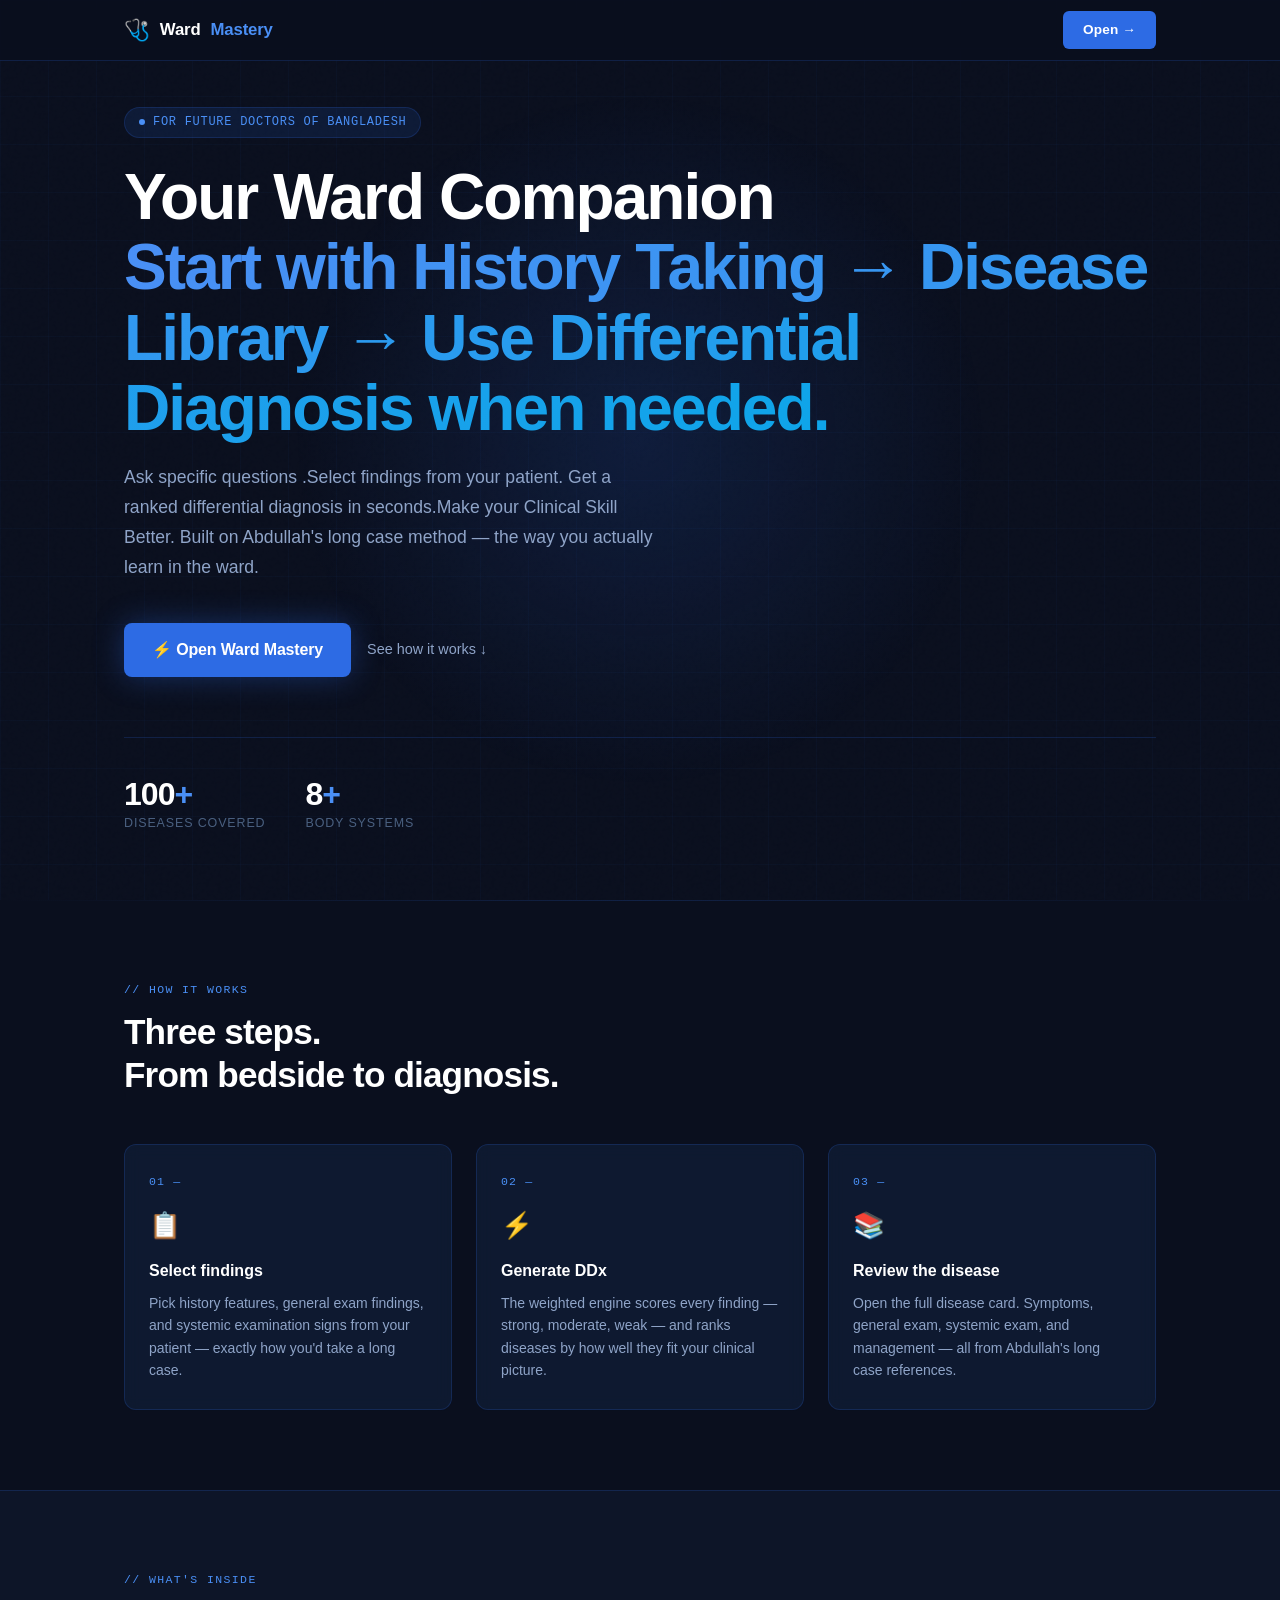
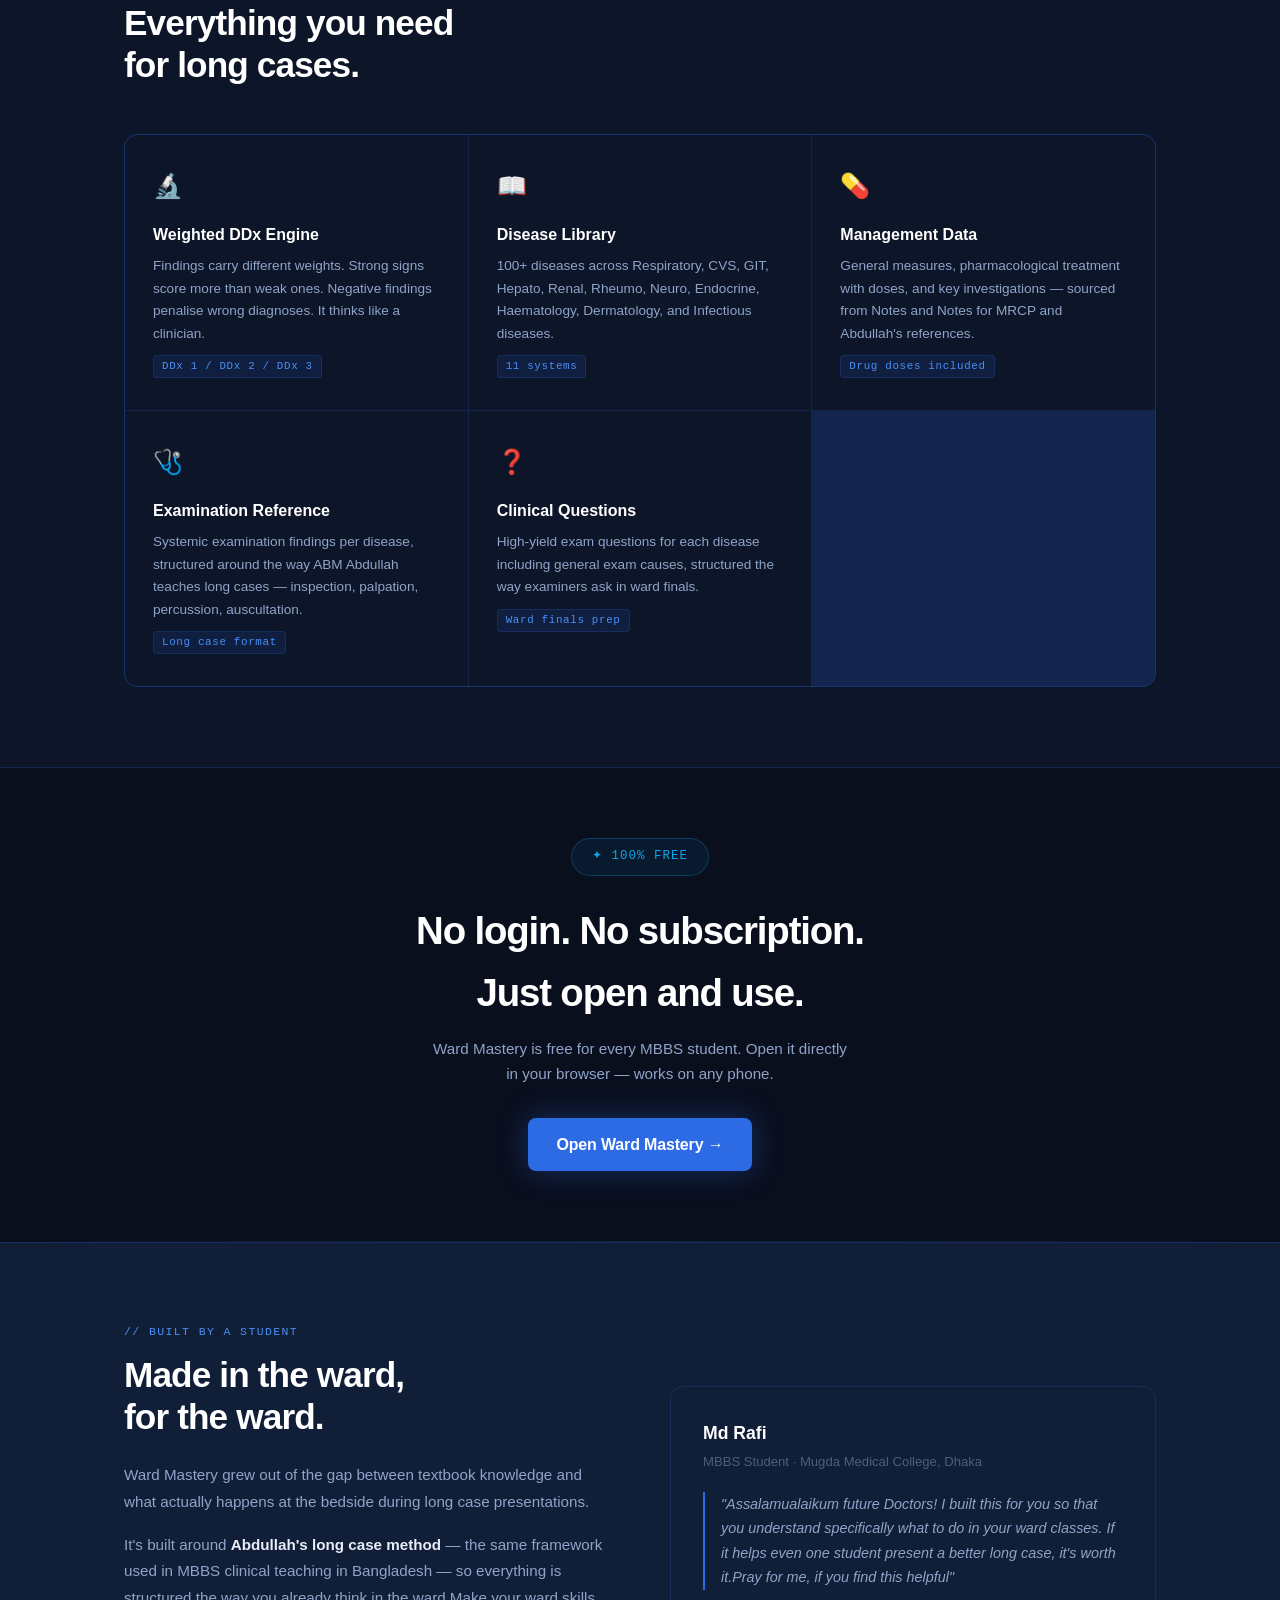
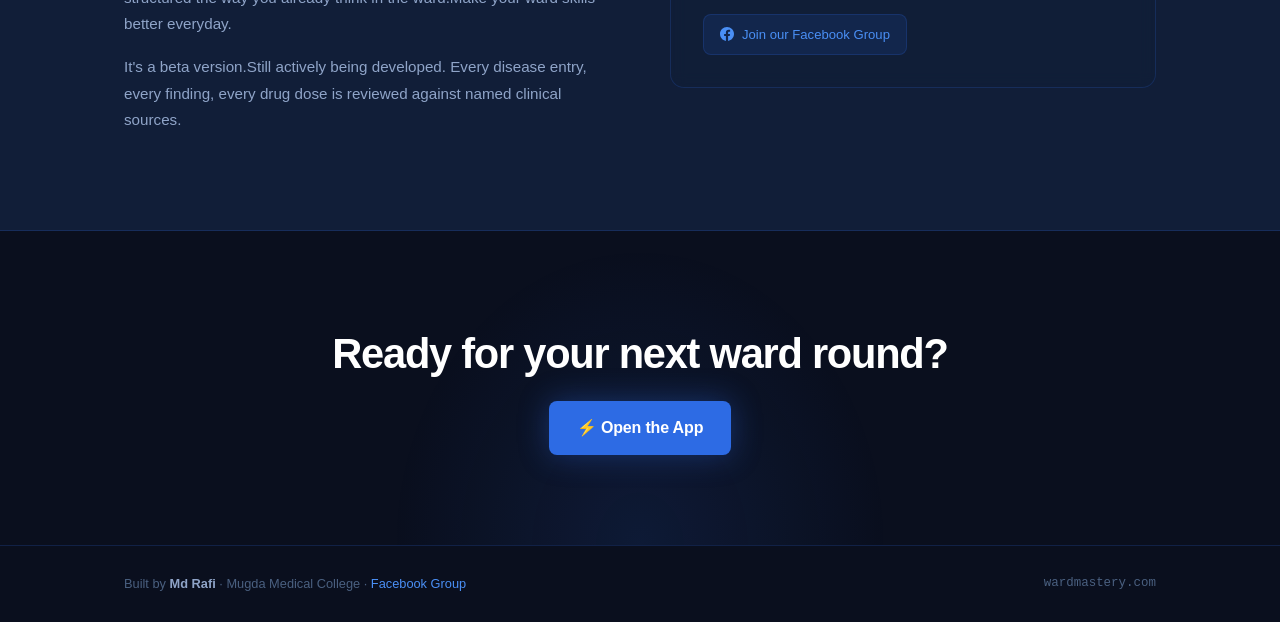
<file: index.html>
<!DOCTYPE html>
<html lang="en">
<head>
  <meta charset="UTF-8" />
  <meta name="viewport" content="width=device-width, initial-scale=1.0" />

  <!-- SEO -->
  <title>Ward Mastery — Clinical Diagnosis Tool for MBBS Students</title>
  <link rel="icon" type="image/png" href="favicon.png">
  <meta name="description" content="Ward Mastery is a clinical diagnosis tool built for MBBS students to help in their ward classes such as - history taking and clinical examination. Weighted differential diagnosis engine, 100+ diseases, clinical examination references — all in one place." />
  <meta name="keywords" content="MBBS ward, clinical diagnosis, differential diagnosis, DDx, medical student Bangladesh, ward rounds, clinical medicine" />
  <meta name="author" content="Md Rafi, Mugda Medical College" />
  <link rel="canonical" href="https://wardmastery.com/" />

  <!-- Open Graph (WhatsApp / Facebook preview) -->
  <meta property="og:type" content="website" />
  <meta property="og:url" content="https://wardmastery.com/" />
  <meta property="og:title" content="Ward Mastery — Clinical Diagnosis Tool for MBBS Students" />
  <meta property="og:description" content="Clinical DDx engine for ward rounds. 100+ diseases, weighted scoring, clinical examination references. Built by a student, for students." />
  <meta property="og:image" content="https://wardmastery.com/og-image.png" />

  <!-- Twitter Card -->
  <meta name="twitter:card" content="summary_large_image" />
  <meta name="twitter:title" content="Ward Mastery — Clinical Diagnosis Tool" />
  <meta name="twitter:description" content="DDx engine for MBBS ward rounds. 100+ diseases. Built by Md Rafi, Mugda Medical College." />

  <style>
    /* ── TOKENS ─────────────────────────────────────────── */
    :root {
      --navy:      #0a0f1e;
      --navy-2:    #0d1528;
      --navy-3:    #111e38;
      --blue:      #1a3a6b;
      --accent:    #2d6be4;
      --accent-2:  #4a8ff5;
      --teal:      #0ea5e9;
      --glow:      rgba(45,107,228,0.18);
      --text:      #e8edf8;
      --text-dim:  #8fa4c8;
      --text-faint:#4a6080;
      --border:    rgba(45,107,228,0.2);
      --card-bg:   rgba(17,30,56,0.7);
      --white:     #ffffff;
      --font-head: 'Sora', 'Inter', sans-serif;
      --font-body: 'Inter', 'Segoe UI', sans-serif;
      --font-mono: 'JetBrains Mono', monospace;
    }

    /* ── RESET ──────────────────────────────────────────── */
    *, *::before, *::after { box-sizing: border-box; margin: 0; padding: 0; }
    html { scroll-behavior: smooth; }
    body {
      background: var(--navy);
      color: var(--text);
      font-family: var(--font-body);
      font-size: 16px;
      line-height: 1.6;
      overflow-x: hidden;
    }
    a { color: inherit; text-decoration: none; }
    img { display: block; max-width: 100%; }

    /* ── FONTS ──────────────────────────────────────────── */
    @import url('https://fonts.googleapis.com/css2?family=Sora:wght@300;400;600;700;800&family=Inter:wght@300;400;500;600&family=JetBrains+Mono:wght@400;500&display=swap');

    /* ── NOISE TEXTURE OVERLAY ──────────────────────────── */
    body::before {
      content: '';
      position: fixed;
      inset: 0;
      background-image: url("data:image/svg+xml,%3Csvg viewBox='0 0 256 256' xmlns='http://www.w3.org/2000/svg'%3E%3Cfilter id='noise'%3E%3CfeTurbulence type='fractalNoise' baseFrequency='0.9' numOctaves='4' stitchTiles='stitch'/%3E%3C/filter%3E%3Crect width='100%25' height='100%25' filter='url(%23noise)' opacity='0.04'/%3E%3C/svg%3E");
      pointer-events: none;
      z-index: 0;
      opacity: 0.4;
    }

    /* ── GRID LINES (signature element) ─────────────────── */
    body::after {
      content: '';
      position: fixed;
      inset: 0;
      background-image:
        linear-gradient(rgba(45,107,228,0.04) 1px, transparent 1px),
        linear-gradient(90deg, rgba(45,107,228,0.04) 1px, transparent 1px);
      background-size: 48px 48px;
      pointer-events: none;
      z-index: 0;
    }

    /* ── LAYOUT UTILITIES ───────────────────────────────── */
    .container {
      max-width: 1080px;
      margin: 0 auto;
      padding: 0 24px;
      position: relative;
      z-index: 1;
    }
    .section { padding: 80px 0; }

    /* ── NAV ────────────────────────────────────────────── */
    nav {
      position: fixed;
      top: 0; left: 0; right: 0;
      z-index: 100;
      background: rgba(10,15,30,0.85);
      backdrop-filter: blur(16px);
      border-bottom: 1px solid var(--border);
    }
    .nav-inner {
      display: flex;
      align-items: center;
      justify-content: space-between;
      height: 60px;
      max-width: 1080px;
      margin: 0 auto;
      padding: 0 24px;
    }
    .nav-logo {
      display: flex;
      align-items: center;
      gap: 10px;
      font-family: var(--font-head);
      font-weight: 700;
      font-size: 1.05rem;
      color: var(--white);
      letter-spacing: -0.01em;
    }
    .nav-logo .stethoscope { font-size: 1.3rem; }
    .nav-logo span { color: var(--accent-2); }
    .nav-cta {
      background: var(--accent);
      color: var(--white);
      padding: 8px 20px;
      border-radius: 6px;
      font-size: 0.85rem;
      font-weight: 600;
      font-family: var(--font-head);
      letter-spacing: 0.01em;
      transition: background 0.2s;
    }
    .nav-cta:hover { background: var(--accent-2); }

    /* ── HERO ───────────────────────────────────────────── */
    .hero {
      min-height: 100vh;
      display: flex;
      align-items: center;
      padding: 100px 0 60px;
      position: relative;
      overflow: hidden;
    }
    /* Radial glow behind hero */
    .hero-glow {
      position: absolute;
      top: 10%;
      left: 50%;
      transform: translateX(-50%);
      width: 700px;
      height: 700px;
      background: radial-gradient(ellipse at center, rgba(45,107,228,0.15) 0%, transparent 70%);
      pointer-events: none;
    }
    .hero-eyebrow {
      display: inline-flex;
      align-items: center;
      gap: 8px;
      background: rgba(45,107,228,0.12);
      border: 1px solid var(--border);
      border-radius: 100px;
      padding: 5px 14px;
      font-size: 0.75rem;
      font-family: var(--font-mono);
      color: var(--accent-2);
      letter-spacing: 0.06em;
      text-transform: uppercase;
      margin-bottom: 24px;
    }
    .hero-eyebrow::before {
      content: '';
      width: 6px; height: 6px;
      border-radius: 50%;
      background: var(--accent-2);
      animation: pulse 2s infinite;
    }
    @keyframes pulse {
      0%, 100% { opacity: 1; transform: scale(1); }
      50% { opacity: 0.5; transform: scale(0.8); }
    }
    .hero h1 {
      font-family: var(--font-head);
      font-size: clamp(2.4rem, 6vw, 4rem);
      font-weight: 800;
      line-height: 1.1;
      letter-spacing: -0.03em;
      color: var(--white);
      margin-bottom: 20px;
    }
    .hero h1 em {
      font-style: normal;
      background: linear-gradient(135deg, var(--accent-2), var(--teal));
      -webkit-background-clip: text;
      -webkit-text-fill-color: transparent;
      background-clip: text;
    }
    .hero-sub {
      font-size: 1.1rem;
      color: var(--text-dim);
      max-width: 540px;
      margin-bottom: 40px;
      font-weight: 400;
      line-height: 1.7;
    }
    .hero-actions {
      display: flex;
      align-items: center;
      gap: 16px;
      flex-wrap: wrap;
    }
    .btn-primary {
      display: inline-flex;
      align-items: center;
      gap: 8px;
      background: var(--accent);
      color: var(--white);
      padding: 14px 28px;
      border-radius: 8px;
      font-family: var(--font-head);
      font-weight: 700;
      font-size: 1rem;
      letter-spacing: -0.01em;
      transition: all 0.2s;
      box-shadow: 0 0 30px rgba(45,107,228,0.35);
    }
    .btn-primary:hover {
      background: var(--accent-2);
      box-shadow: 0 0 40px rgba(74,143,245,0.45);
      transform: translateY(-1px);
    }
    .btn-ghost {
      display: inline-flex;
      align-items: center;
      gap: 8px;
      color: var(--text-dim);
      font-size: 0.9rem;
      font-weight: 500;
      transition: color 0.2s;
    }
    .btn-ghost:hover { color: var(--text); }

    /* ── HERO STATS ROW ─────────────────────────────────── */
    .hero-stats {
      display: flex;
      gap: 40px;
      margin-top: 60px;
      padding-top: 40px;
      border-top: 1px solid var(--border);
      flex-wrap: wrap;
    }
    .stat-item {}
    .stat-num {
      font-family: var(--font-head);
      font-size: 2rem;
      font-weight: 800;
      color: var(--white);
      letter-spacing: -0.03em;
      line-height: 1;
    }
    .stat-num span { color: var(--accent-2); }
    .stat-label {
      font-size: 0.78rem;
      color: var(--text-faint);
      text-transform: uppercase;
      letter-spacing: 0.07em;
      margin-top: 4px;
    }

    /* ── HOW IT WORKS ───────────────────────────────────── */
    .section-label {
      font-family: var(--font-mono);
      font-size: 0.72rem;
      letter-spacing: 0.12em;
      text-transform: uppercase;
      color: var(--accent-2);
      margin-bottom: 12px;
    }
    .section-title {
      font-family: var(--font-head);
      font-size: clamp(1.6rem, 3.5vw, 2.2rem);
      font-weight: 700;
      color: var(--white);
      letter-spacing: -0.025em;
      line-height: 1.2;
      margin-bottom: 48px;
    }
    .steps {
      display: grid;
      grid-template-columns: repeat(auto-fit, minmax(240px, 1fr));
      gap: 24px;
    }
    .step-card {
      background: var(--card-bg);
      border: 1px solid var(--border);
      border-radius: 12px;
      padding: 28px 24px;
      backdrop-filter: blur(8px);
      transition: border-color 0.2s, transform 0.2s;
    }
    .step-card:hover {
      border-color: rgba(45,107,228,0.5);
      transform: translateY(-2px);
    }
    .step-num {
      font-family: var(--font-mono);
      font-size: 0.72rem;
      color: var(--accent-2);
      letter-spacing: 0.1em;
      margin-bottom: 14px;
    }
    .step-icon { font-size: 1.6rem; margin-bottom: 12px; }
    .step-title {
      font-family: var(--font-head);
      font-weight: 600;
      font-size: 1rem;
      color: var(--white);
      margin-bottom: 8px;
    }
    .step-desc {
      font-size: 0.875rem;
      color: var(--text-dim);
      line-height: 1.6;
    }

    /* ── FEATURES GRID ──────────────────────────────────── */
    .features {
      background: var(--navy-2);
      border-top: 1px solid var(--border);
      border-bottom: 1px solid var(--border);
    }
    .features-grid {
      display: grid;
      grid-template-columns: repeat(auto-fit, minmax(280px, 1fr));
      gap: 1px;
      background: var(--border);
      border: 1px solid var(--border);
      border-radius: 14px;
      overflow: hidden;
    }
    .feature-cell {
      background: var(--navy-2);
      padding: 32px 28px;
      transition: background 0.2s;
    }
    .feature-cell:hover { background: var(--navy-3); }
    .feature-icon {
      font-size: 1.5rem;
      margin-bottom: 16px;
    }
    .feature-title {
      font-family: var(--font-head);
      font-weight: 600;
      font-size: 1rem;
      color: var(--white);
      margin-bottom: 8px;
    }
    .feature-desc {
      font-size: 0.85rem;
      color: var(--text-dim);
      line-height: 1.65;
    }
    .tag {
      display: inline-block;
      background: rgba(45,107,228,0.12);
      border: 1px solid var(--border);
      border-radius: 4px;
      padding: 2px 8px;
      font-family: var(--font-mono);
      font-size: 0.68rem;
      color: var(--accent-2);
      letter-spacing: 0.06em;
      margin-top: 10px;
    }

    /* ── FREE BANNER ────────────────────────────────────── */
    .free-banner {
      text-align: center;
      padding: 70px 0;
    }
    .free-badge {
      display: inline-flex;
      align-items: center;
      gap: 10px;
      background: rgba(14,165,233,0.08);
      border: 1px solid rgba(14,165,233,0.25);
      border-radius: 100px;
      padding: 8px 20px;
      font-family: var(--font-mono);
      font-size: 0.78rem;
      color: var(--teal);
      letter-spacing: 0.08em;
      text-transform: uppercase;
      margin-bottom: 24px;
    }
    .free-banner h2 {
      font-family: var(--font-head);
      font-size: clamp(1.6rem, 4vw, 2.4rem);
      font-weight: 800;
      color: var(--white);
      letter-spacing: -0.03em;
      margin-bottom: 14px;
    }
    .free-banner p {
      color: var(--text-dim);
      font-size: 0.95rem;
      max-width: 420px;
      margin: 0 auto 32px;
    }

    /* ── ABOUT ──────────────────────────────────────────── */
    .about {
      background: var(--navy-3);
      border-top: 1px solid var(--border);
      border-bottom: 1px solid var(--border);
    }
    .about-inner {
      display: grid;
      grid-template-columns: 1fr 1fr;
      gap: 60px;
      align-items: center;
    }
    .about-text {}
    .about-text p {
      color: var(--text-dim);
      font-size: 0.95rem;
      line-height: 1.75;
      margin-bottom: 16px;
    }
    .about-text p strong { color: var(--text); font-weight: 600; }
    .about-card {
      background: var(--card-bg);
      border: 1px solid var(--border);
      border-radius: 14px;
      padding: 32px;
      backdrop-filter: blur(8px);
    }
    .about-card-name {
      font-family: var(--font-head);
      font-weight: 700;
      font-size: 1.1rem;
      color: var(--white);
      margin-bottom: 4px;
    }
    .about-card-role {
      font-size: 0.82rem;
      color: var(--text-faint);
      margin-bottom: 20px;
    }
    .about-card-quote {
      font-size: 0.9rem;
      color: var(--text-dim);
      line-height: 1.7;
      border-left: 2px solid var(--accent);
      padding-left: 16px;
      font-style: italic;
      margin-bottom: 24px;
    }
    .about-social {
      display: inline-flex;
      align-items: center;
      gap: 8px;
      background: rgba(45,107,228,0.12);
      border: 1px solid var(--border);
      border-radius: 8px;
      padding: 9px 16px;
      font-size: 0.82rem;
      color: var(--accent-2);
      font-weight: 500;
      transition: all 0.2s;
    }
    .about-social:hover {
      background: rgba(45,107,228,0.22);
      border-color: rgba(45,107,228,0.5);
    }

    /* ── CTA BOTTOM ─────────────────────────────────────── */
    .cta-bottom {
      text-align: center;
      padding: 90px 0;
      position: relative;
    }
    .cta-glow {
      position: absolute;
      bottom: 0; left: 50%;
      transform: translateX(-50%);
      width: 500px; height: 300px;
      background: radial-gradient(ellipse at bottom, rgba(45,107,228,0.12) 0%, transparent 70%);
      pointer-events: none;
    }
    .cta-bottom h2 {
      font-family: var(--font-head);
      font-size: clamp(1.8rem, 4vw, 2.6rem);
      font-weight: 800;
      color: var(--white);
      letter-spacing: -0.03em;
      margin-bottom: 14px;
    }
    .cta-bottom p {
      color: var(--text-dim);
      font-size: 0.95rem;
      margin-bottom: 32px;
    }

    /* ── FOOTER ─────────────────────────────────────────── */
    footer {
      border-top: 1px solid var(--border);
      padding: 28px 0;
    }
    .footer-inner {
      display: flex;
      align-items: center;
      justify-content: space-between;
      gap: 16px;
      flex-wrap: wrap;
    }
    .footer-left {
      font-size: 0.8rem;
      color: var(--text-faint);
    }
    .footer-left strong { color: var(--text-dim); }
    .footer-right {
      font-size: 0.78rem;
      color: var(--text-faint);
      font-family: var(--font-mono);
    }

    /* ── DIVIDER ────────────────────────────────────────── */
    .divider {
      height: 1px;
      background: linear-gradient(90deg, transparent, var(--border), transparent);
      margin: 0;
    }

    /* ── RESPONSIVE ─────────────────────────────────────── */
    @media (max-width: 700px) {
      .about-inner { grid-template-columns: 1fr; gap: 32px; }
      .hero-stats { gap: 24px; }
      .section { padding: 60px 0; }
    }
  </style>
</head>
<body>

  <!-- NAV -->
  <nav>
    <div class="nav-inner">
      <div class="nav-logo">
        <span class="stethoscope">🩺</span>
        Ward<span>Mastery</span>
      </div>
      <a href="app.html" class="nav-cta">Open →</a>
    </div>
  </nav>

  <!-- HERO -->
  <section class="hero">
    <div class="hero-glow"></div>
    <div class="container">
      <div class="hero-eyebrow">For Future Doctors of Bangladesh</div>
      <h1>
         Your Ward Companion<br />
        <em>Start with History Taking → Disease Library → Use Differential Diagnosis when needed.</em>
      </h1>
      <p class="hero-sub">
       Ask specific questions .Select findings from your patient. Get a ranked differential diagnosis in seconds.Make your Clinical Skill Better. Built on Abdullah's long case method — the way you actually learn in the ward.
      </p>
      <div class="hero-actions">
        <a href="app.html" class="btn-primary">
          ⚡ Open Ward Mastery
        </a>
        <a href="#how-it-works" class="btn-ghost">
          See how it works ↓
        </a>
      </div>
      <div class="hero-stats">
        <div class="stat-item">
          <div class="stat-num">100<span>+</span></div>
          <div class="stat-label">Diseases covered</div>
        </div>
        <div class="stat-item">
          <div class="stat-num">8<span>+</span></div>
          <div class="stat-label">Body systems</div>
        </div>
        <div class="stat-item">
        

  </section>

  <div class="divider"></div>

  <!-- HOW IT WORKS -->
  <section class="section" id="how-it-works">
    <div class="container">
      <div class="section-label">// how it works</div>
      <h2 class="section-title">Three steps.<br />From bedside to diagnosis.</h2>
      <div class="steps">
        <div class="step-card">
          <div class="step-num">01 —</div>
          <div class="step-icon">📋</div>
          <div class="step-title">Select findings</div>
          <p class="step-desc">Pick history features, general exam findings, and systemic examination signs from your patient — exactly how you'd take a long case.</p>
        </div>
        <div class="step-card">
          <div class="step-num">02 —</div>
          <div class="step-icon">⚡</div>
          <div class="step-title">Generate DDx</div>
          <p class="step-desc">The weighted engine scores every finding — strong, moderate, weak — and ranks diseases by how well they fit your clinical picture.</p>
        </div>
        <div class="step-card">
          <div class="step-num">03 —</div>
          <div class="step-icon">📚</div>
          <div class="step-title">Review the disease</div>
          <p class="step-desc">Open the full disease card. Symptoms, general exam, systemic exam, and management — all from Abdullah's long case references.</p>
        </div>
      </div>
    </div>
  </section>

  <!-- FEATURES -->
  <section class="section features" id="features">
    <div class="container">
      <div class="section-label">// what's inside</div>
      <h2 class="section-title">Everything you need<br />for long cases.</h2>
      <div class="features-grid">
        <div class="feature-cell">
          <div class="feature-icon">🔬</div>
          <div class="feature-title">Weighted DDx Engine</div>
          <p class="feature-desc">Findings carry different weights. Strong signs score more than weak ones. Negative findings penalise wrong diagnoses. It thinks like a clinician.</p>
          <div class="tag">DDx 1 / DDx 2 / DDx 3</div>
        </div>
        <div class="feature-cell">
          <div class="feature-icon">📖</div>
          <div class="feature-title">Disease Library</div>
          <p class="feature-desc">100+ diseases across Respiratory, CVS, GIT, Hepato, Renal, Rheumo, Neuro, Endocrine, Haematology, Dermatology, and Infectious diseases.</p>
          <div class="tag">11 systems</div>
        </div>
        <div class="feature-cell">
          <div class="feature-icon">💊</div>
          <div class="feature-title">Management Data</div>
          <p class="feature-desc">General measures, pharmacological treatment with doses, and key investigations — sourced from Notes and Notes for MRCP and Abdullah's references.</p>
          <div class="tag">Drug doses included</div>
        </div>
        <div class="feature-cell">
          <div class="feature-icon">🩺</div>
          <div class="feature-title">Examination Reference</div>
          <p class="feature-desc">Systemic examination findings per disease, structured around the way ABM Abdullah teaches long cases — inspection, palpation, percussion, auscultation.</p>
          <div class="tag">Long case format</div>
        </div>
        <div class="feature-cell">
          <div class="feature-icon">❓</div>
          <div class="feature-title">Clinical Questions</div>
          <p class="feature-desc">High-yield exam questions for each disease including general exam causes, structured the way examiners ask in ward finals.</p>
          <div class="tag">Ward finals prep</div>
        </div>
        </div>
      </div>
    </div>
  </section>

  <!-- FREE BANNER -->
  <section class="free-banner">
    <div class="container">
      <div class="free-badge">✦ 100% Free</div>
      <h2>No login. No subscription.<br />Just open and use.</h2>
      <p>Ward Mastery is free for every MBBS student. Open it directly in your browser — works on any phone.</p>
      <a href="app.html" class="btn-primary">Open Ward Mastery →</a>
    </div>
  </section>

  <div class="divider"></div>

  <!-- ABOUT -->
  <section class="section about" id="about">
    <div class="container">
      <div class="about-inner">
        <div class="about-text">
          <div class="section-label">// built by a student</div>
          <h2 class="section-title" style="margin-bottom:24px">Made in the ward,<br />for the ward.</h2>
          <p>Ward Mastery grew out of the gap between textbook knowledge and what actually happens at the bedside during long case presentations.</p>
          <p>It's built around <strong>Abdullah's long case method</strong> — the same framework used in MBBS clinical teaching in Bangladesh — so everything is structured the way you already think in the ward.Make your ward skills better everyday.</p>
          <p>It's a beta version.Still actively being developed. Every disease entry, every finding, every drug dose is reviewed against named clinical sources.</p>
        </div>
        <div class="about-card">
          <div class="about-card-name">Md Rafi</div>
          <div class="about-card-role">MBBS Student · Mugda Medical College, Dhaka</div>
          <div class="about-card-quote">
            "Assalamualaikum future Doctors! I built this for you so that you understand specifically what to do in your ward classes. If it helps even one student present a better long case, it's worth it.Pray for me, if you find this helpful"
          </div>
          <a href="https://facebook.com/groups/1547859900263732/" target="_blank" rel="noopener" class="about-social">
            <svg width="14" height="14" viewBox="0 0 24 24" fill="currentColor"><path d="M24 12.073c0-6.627-5.373-12-12-12s-12 5.373-12 12c0 5.99 4.388 10.954 10.125 11.854v-8.385H7.078v-3.47h3.047V9.43c0-3.007 1.792-4.669 4.533-4.669 1.312 0 2.686.235 2.686.235v2.953H15.83c-1.491 0-1.956.925-1.956 1.874v2.25h3.328l-.532 3.47h-2.796v8.385C19.612 23.027 24 18.062 24 12.073z"/></svg>
            Join our Facebook Group
          </a>
        </div>
      </div>
    </div>
  </section>

  <!-- CTA BOTTOM -->
  <section class="cta-bottom">
    <div class="cta-glow"></div>
    <div class="container">
      <h2>Ready for your next ward round?</h2>
      <a href="app.html" class="btn-primary">⚡ Open the App</a>
    </div>
  </section>

  <!-- FOOTER -->
  <footer>
    <div class="container">
      <div class="footer-inner">
        <div class="footer-left">
          Built by <strong>Md Rafi</strong> · Mugda Medical College ·
          <a href="https://facebook.com/groups/1547859900263732/" target="_blank" rel="noopener" style="color:var(--accent-2)">Facebook Group</a>
        </div>
        <div class="footer-right">wardmastery.com </div>
      </div>
    </div>
  </footer>
<!-- Cloudflare Web Analytics --><script defer src='https://static.cloudflareinsights.com/beacon.min.js' data-cf-beacon='{"token": "7d3e8f3ac1cf4ed588d777823f7ba4d4"}'></script><!-- End Cloudflare Web Analytics -->
</body>
</html>
</file>
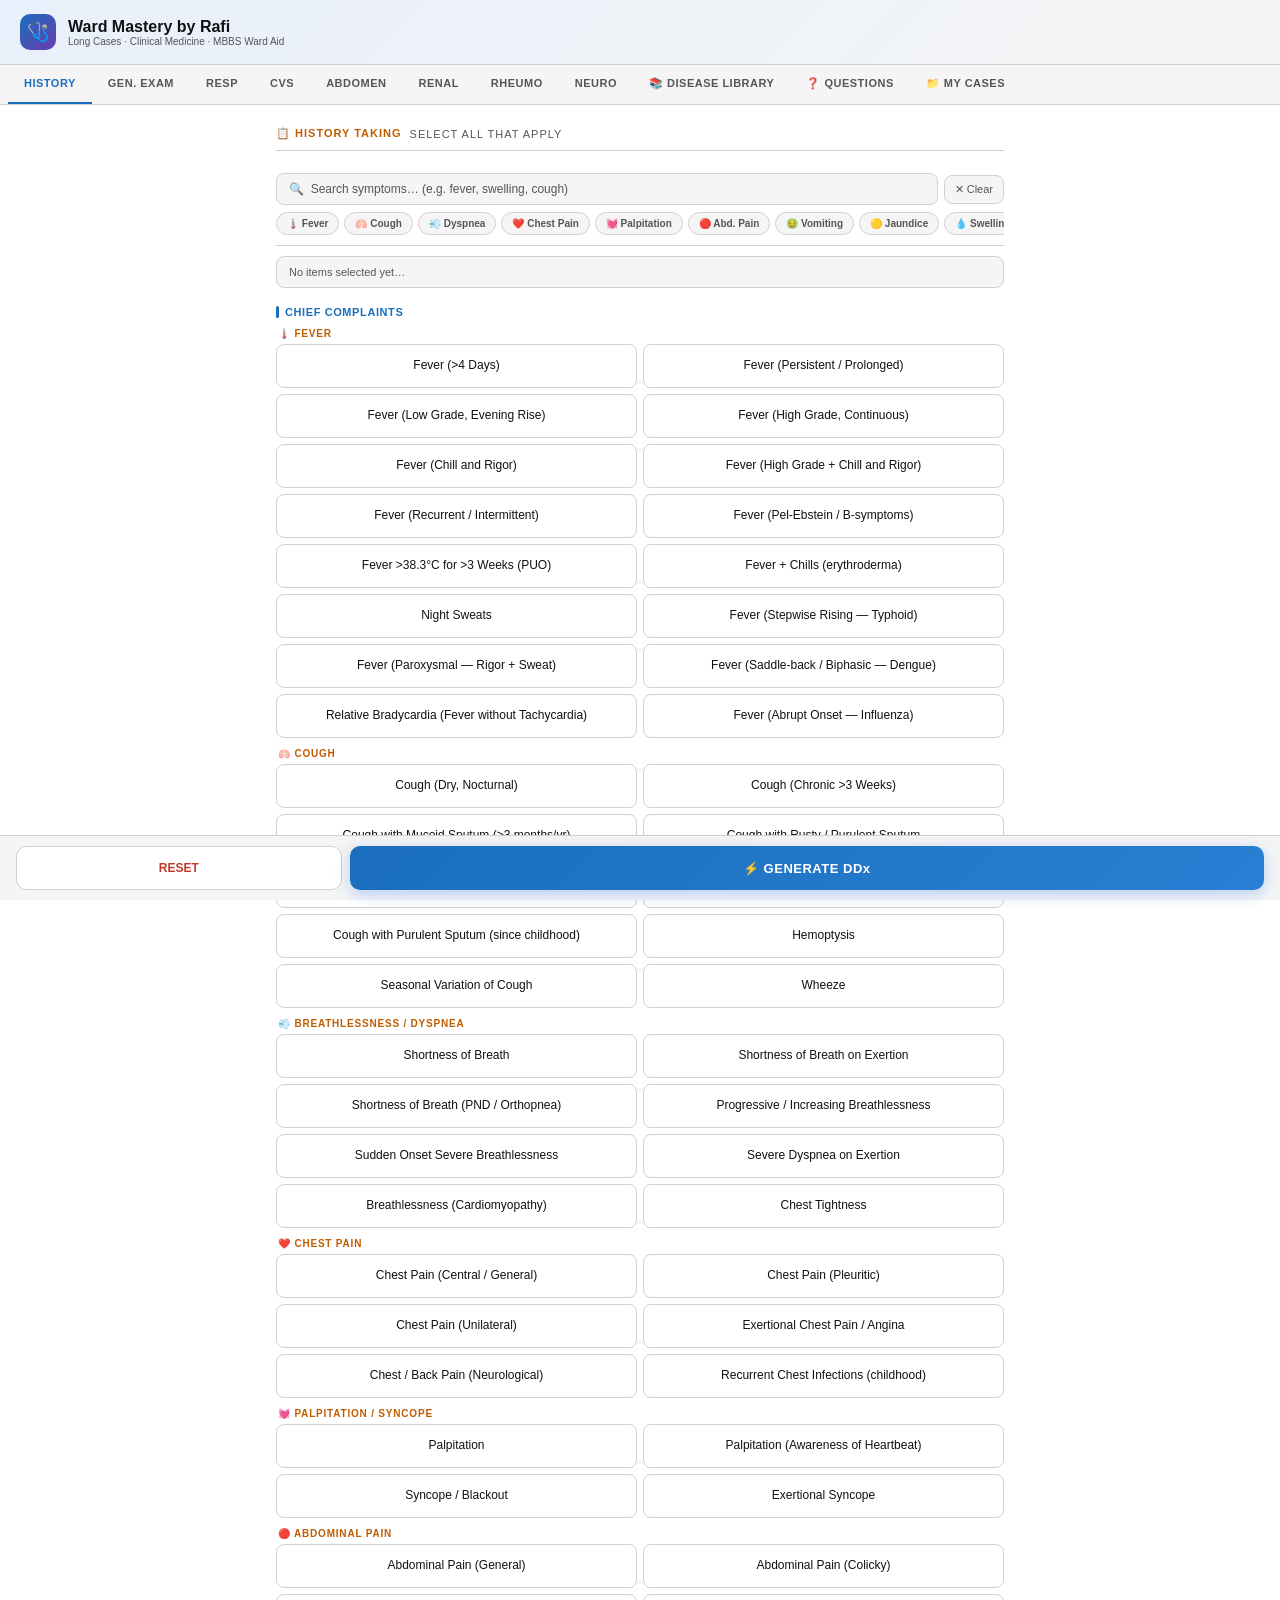
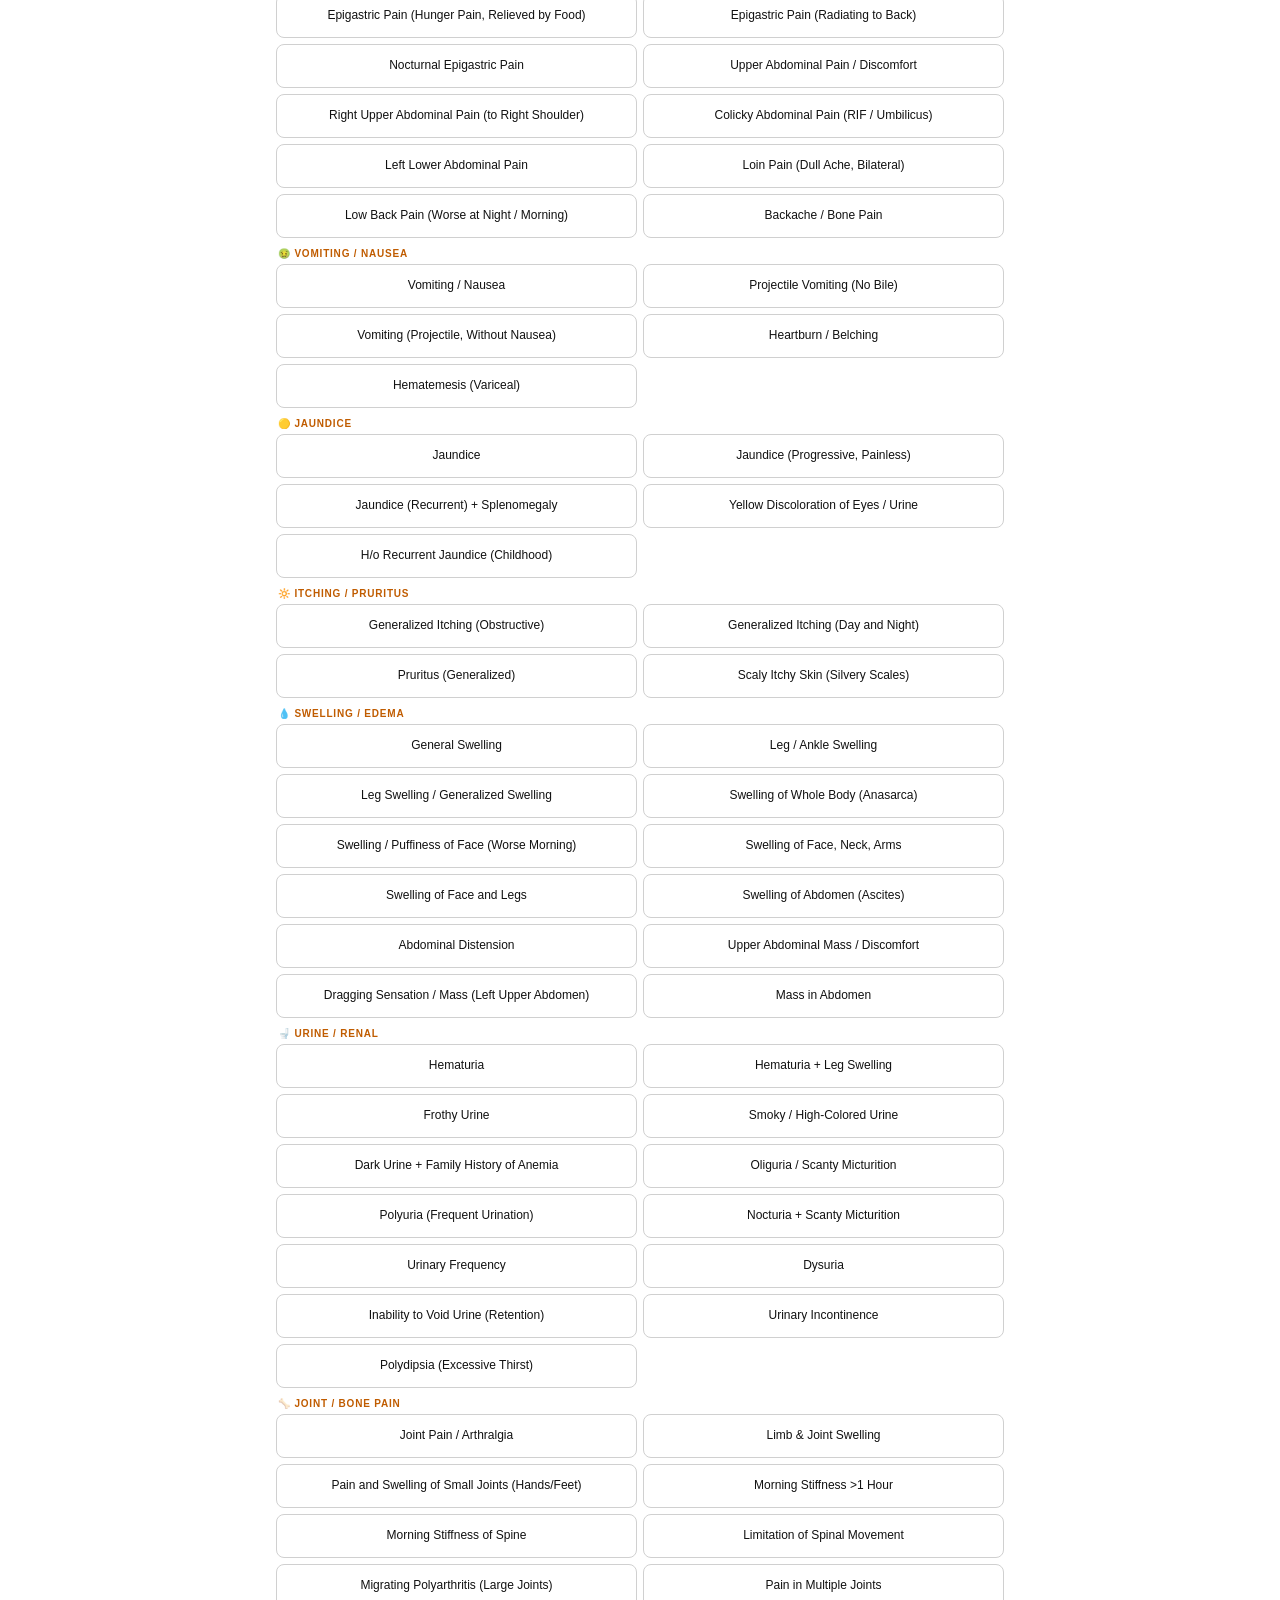
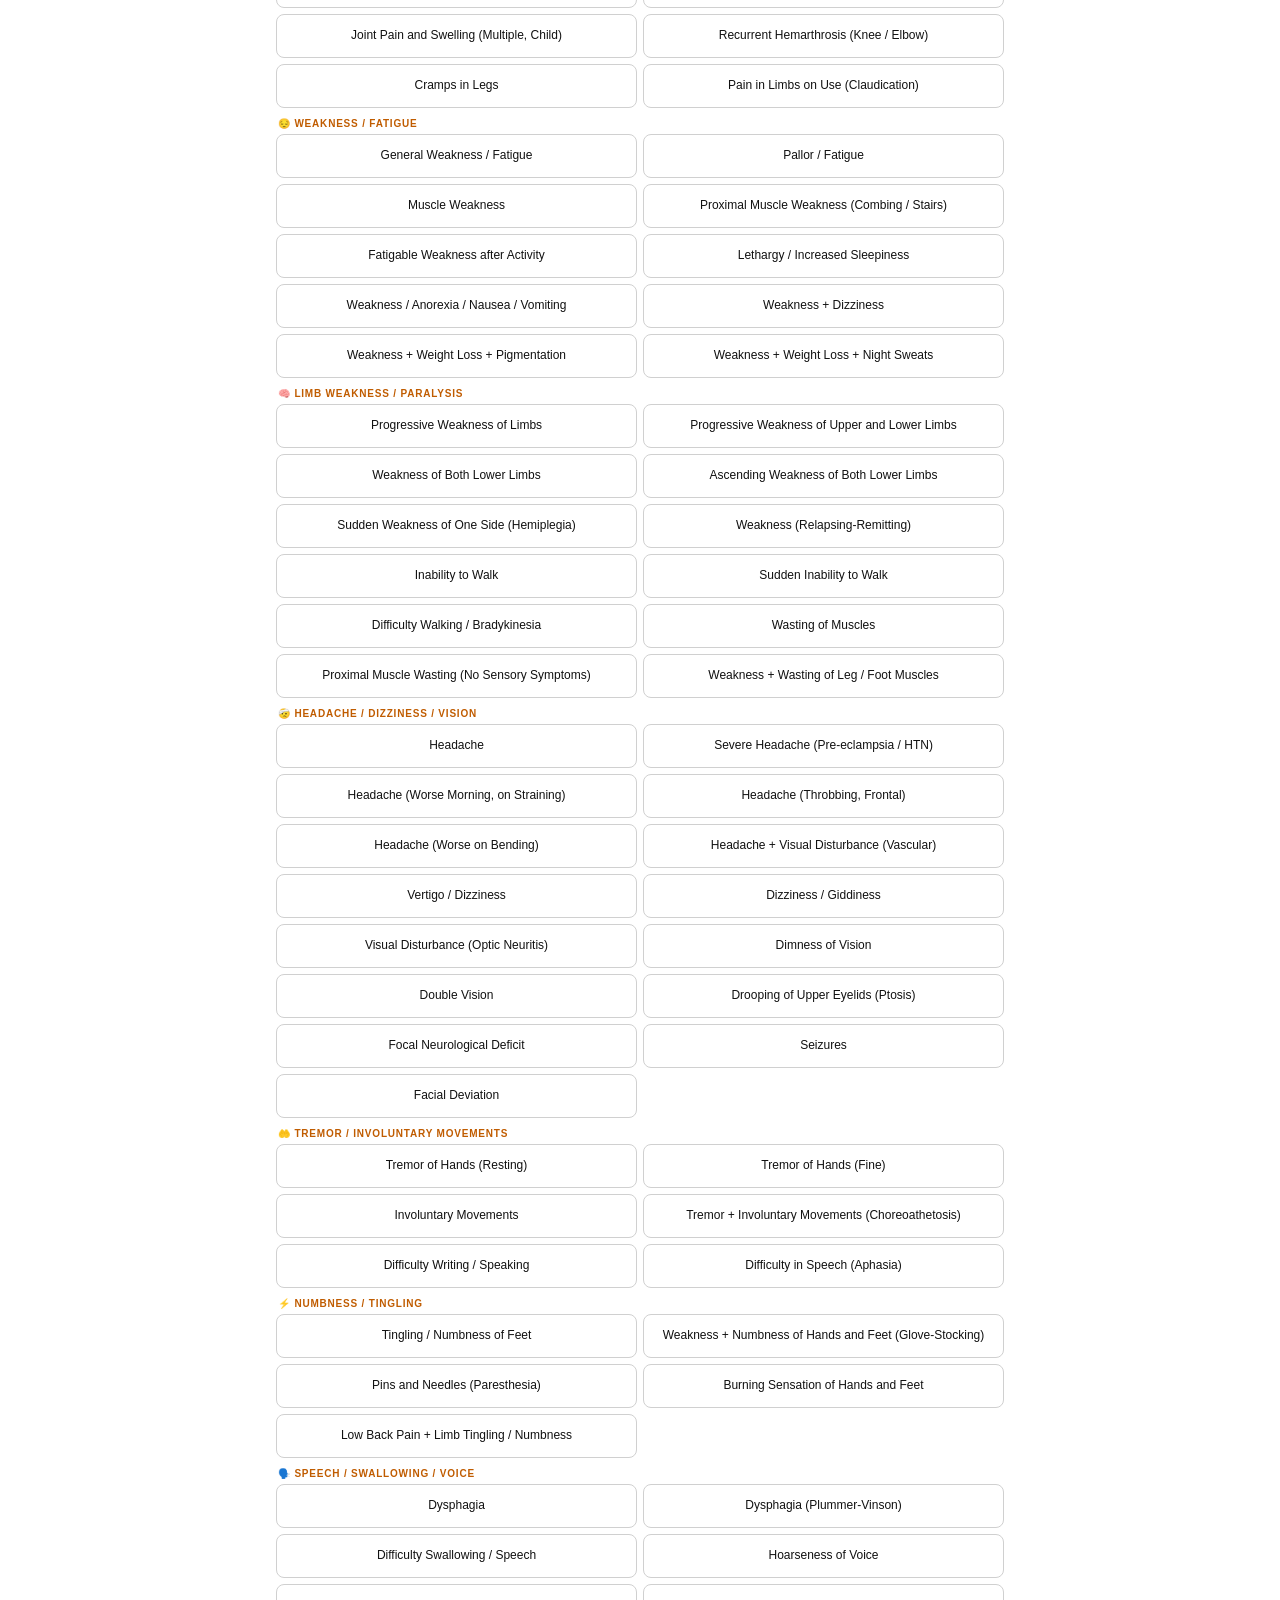
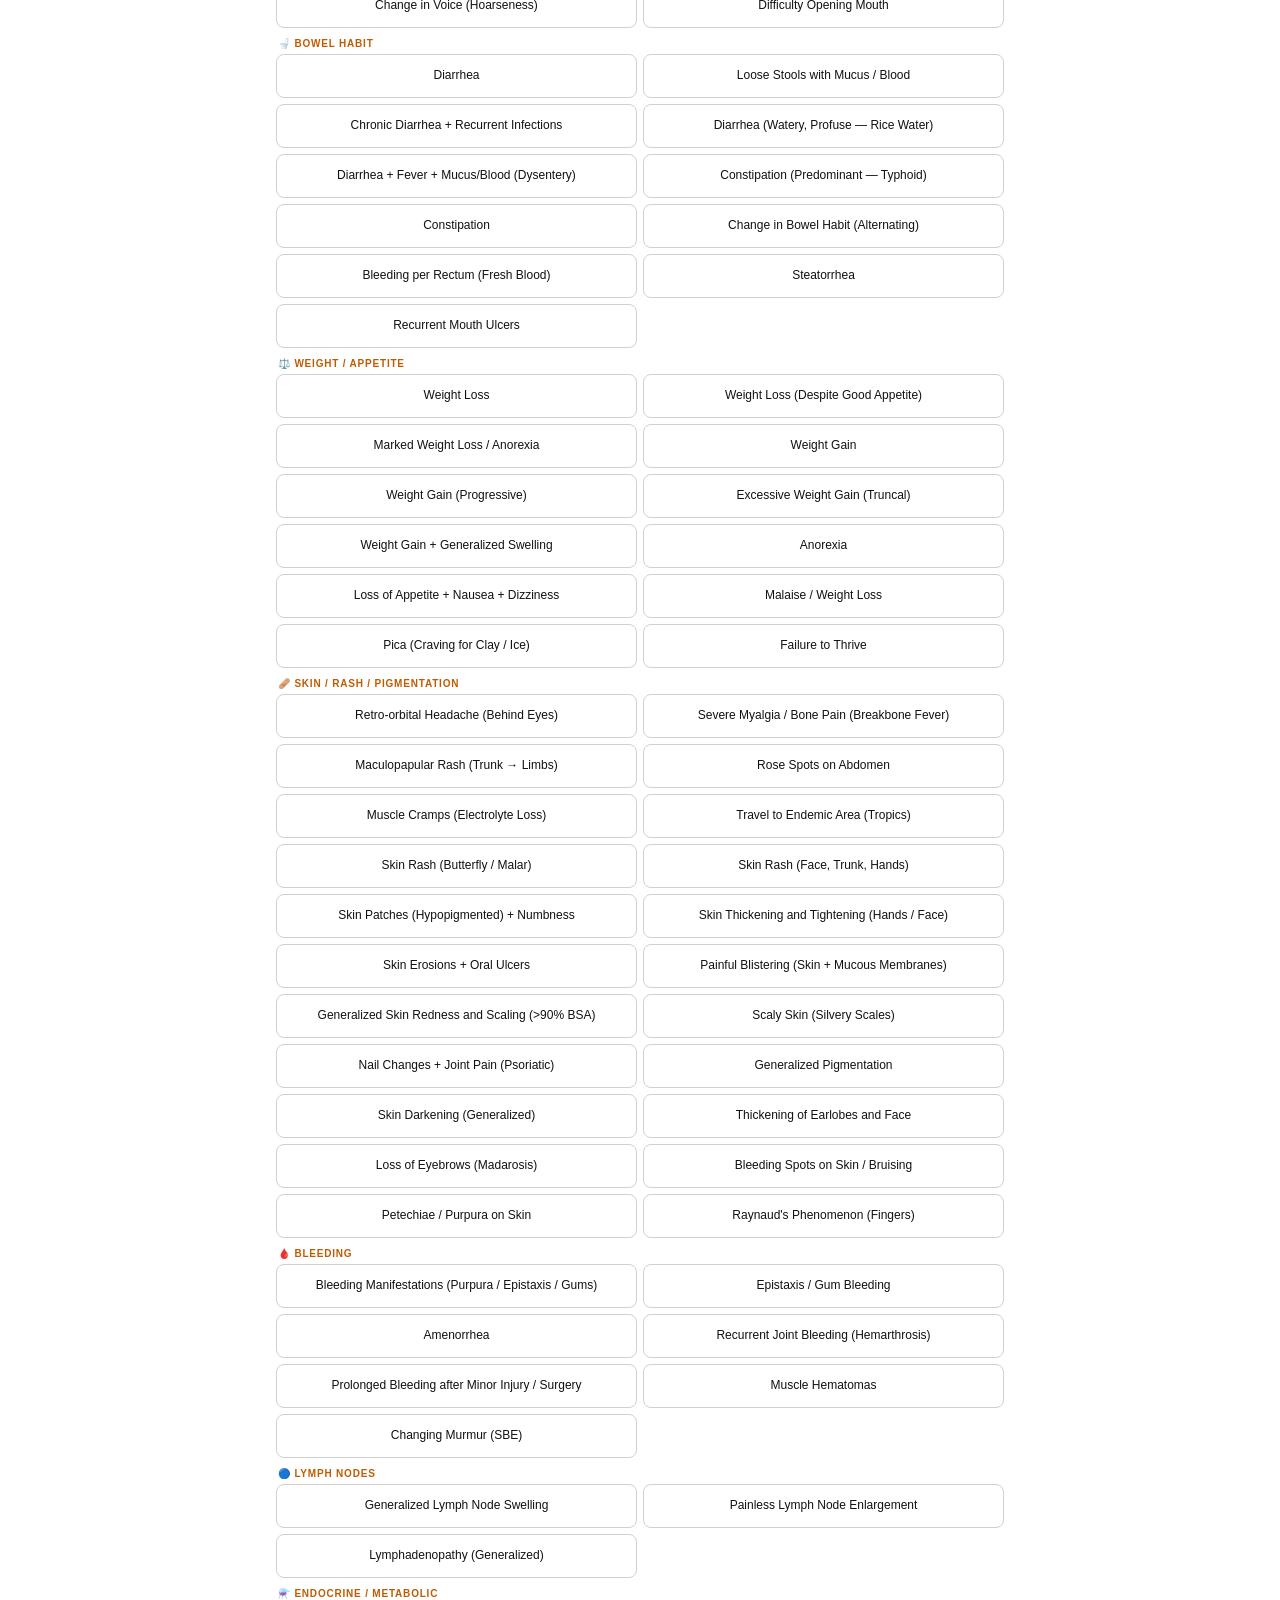
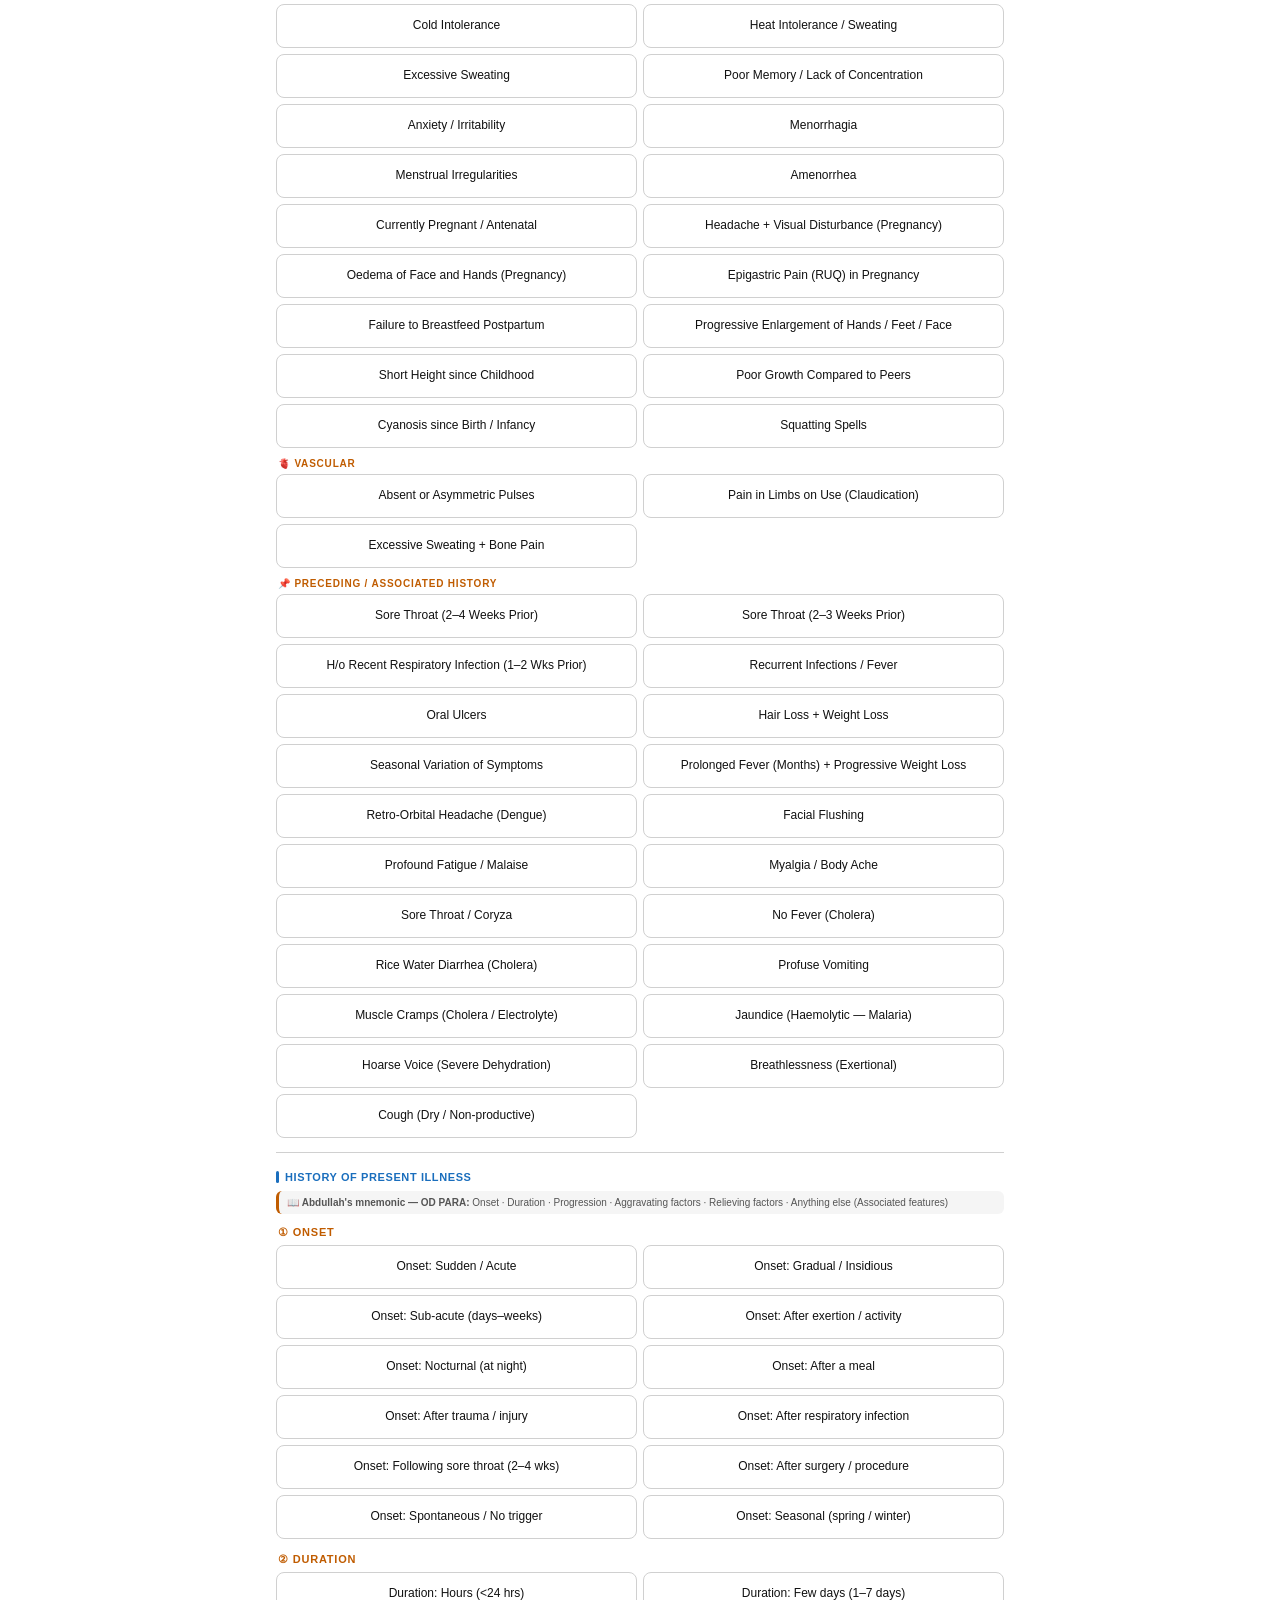
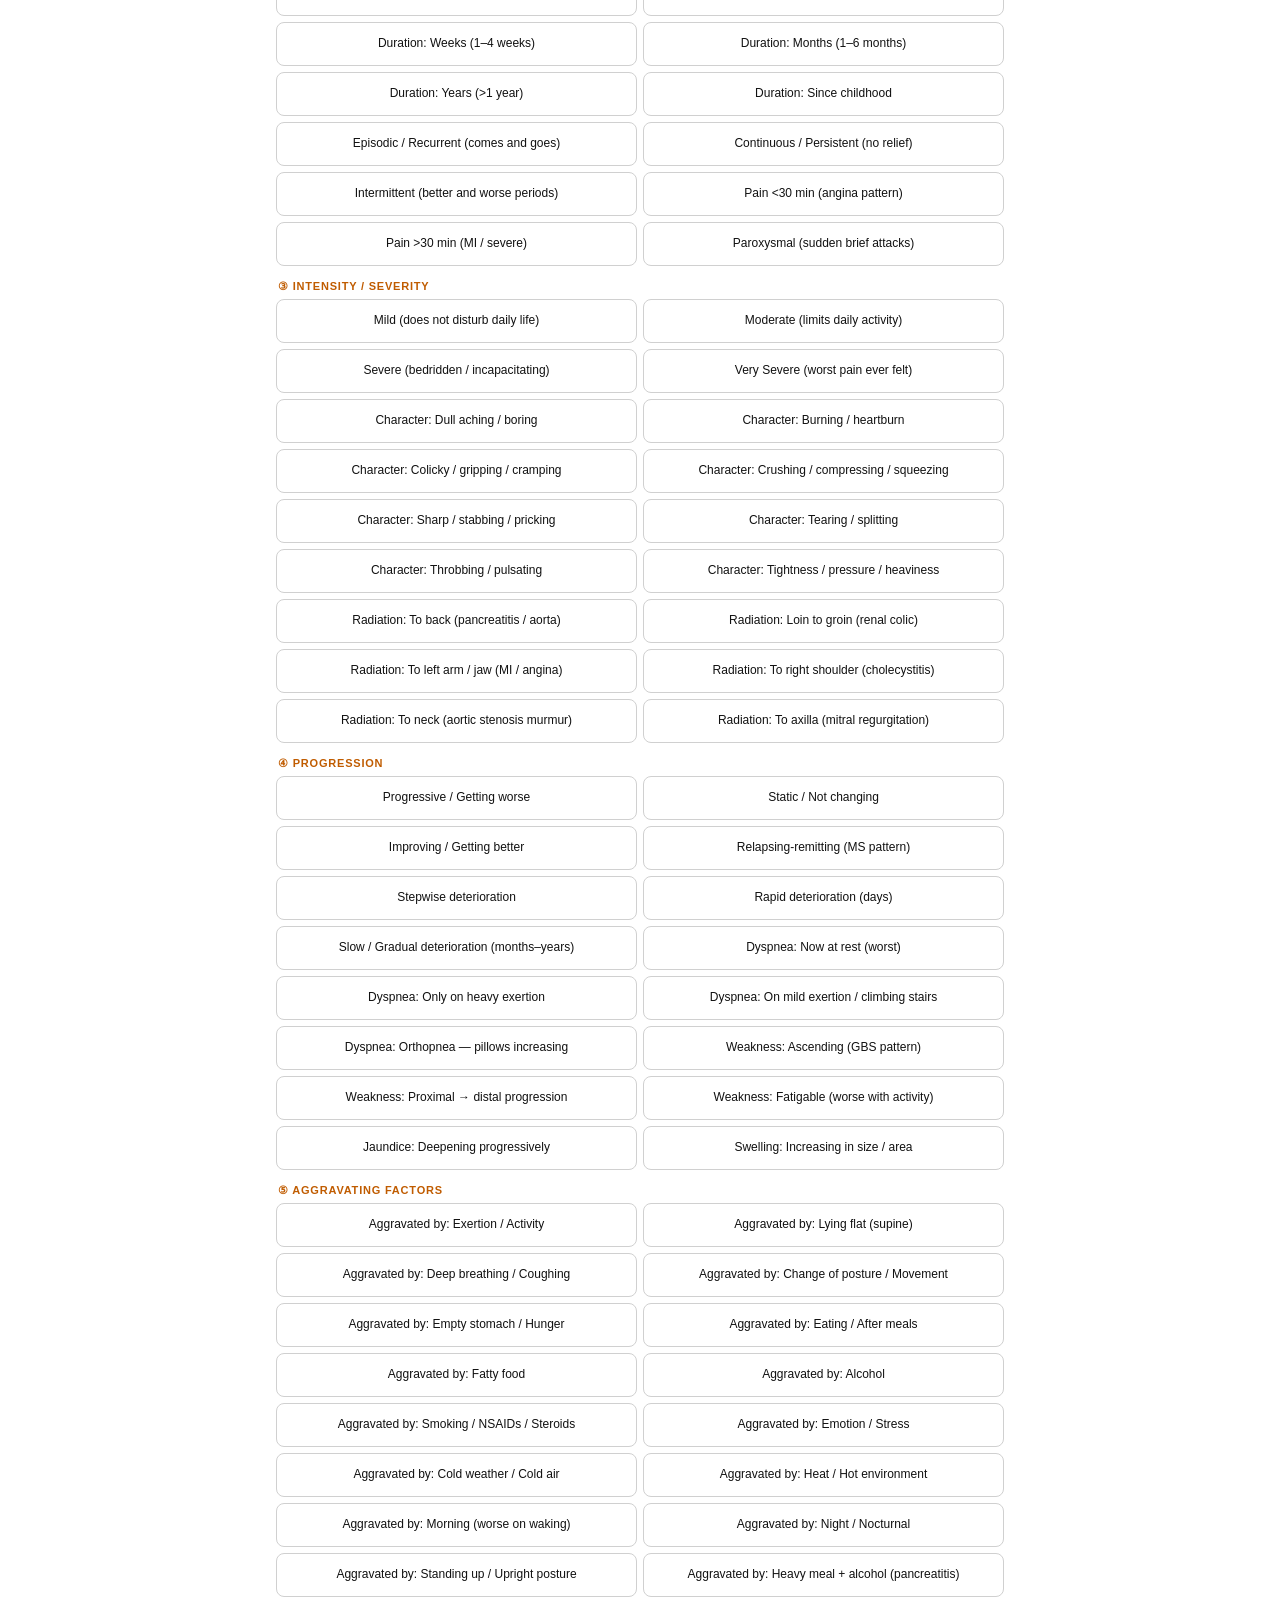
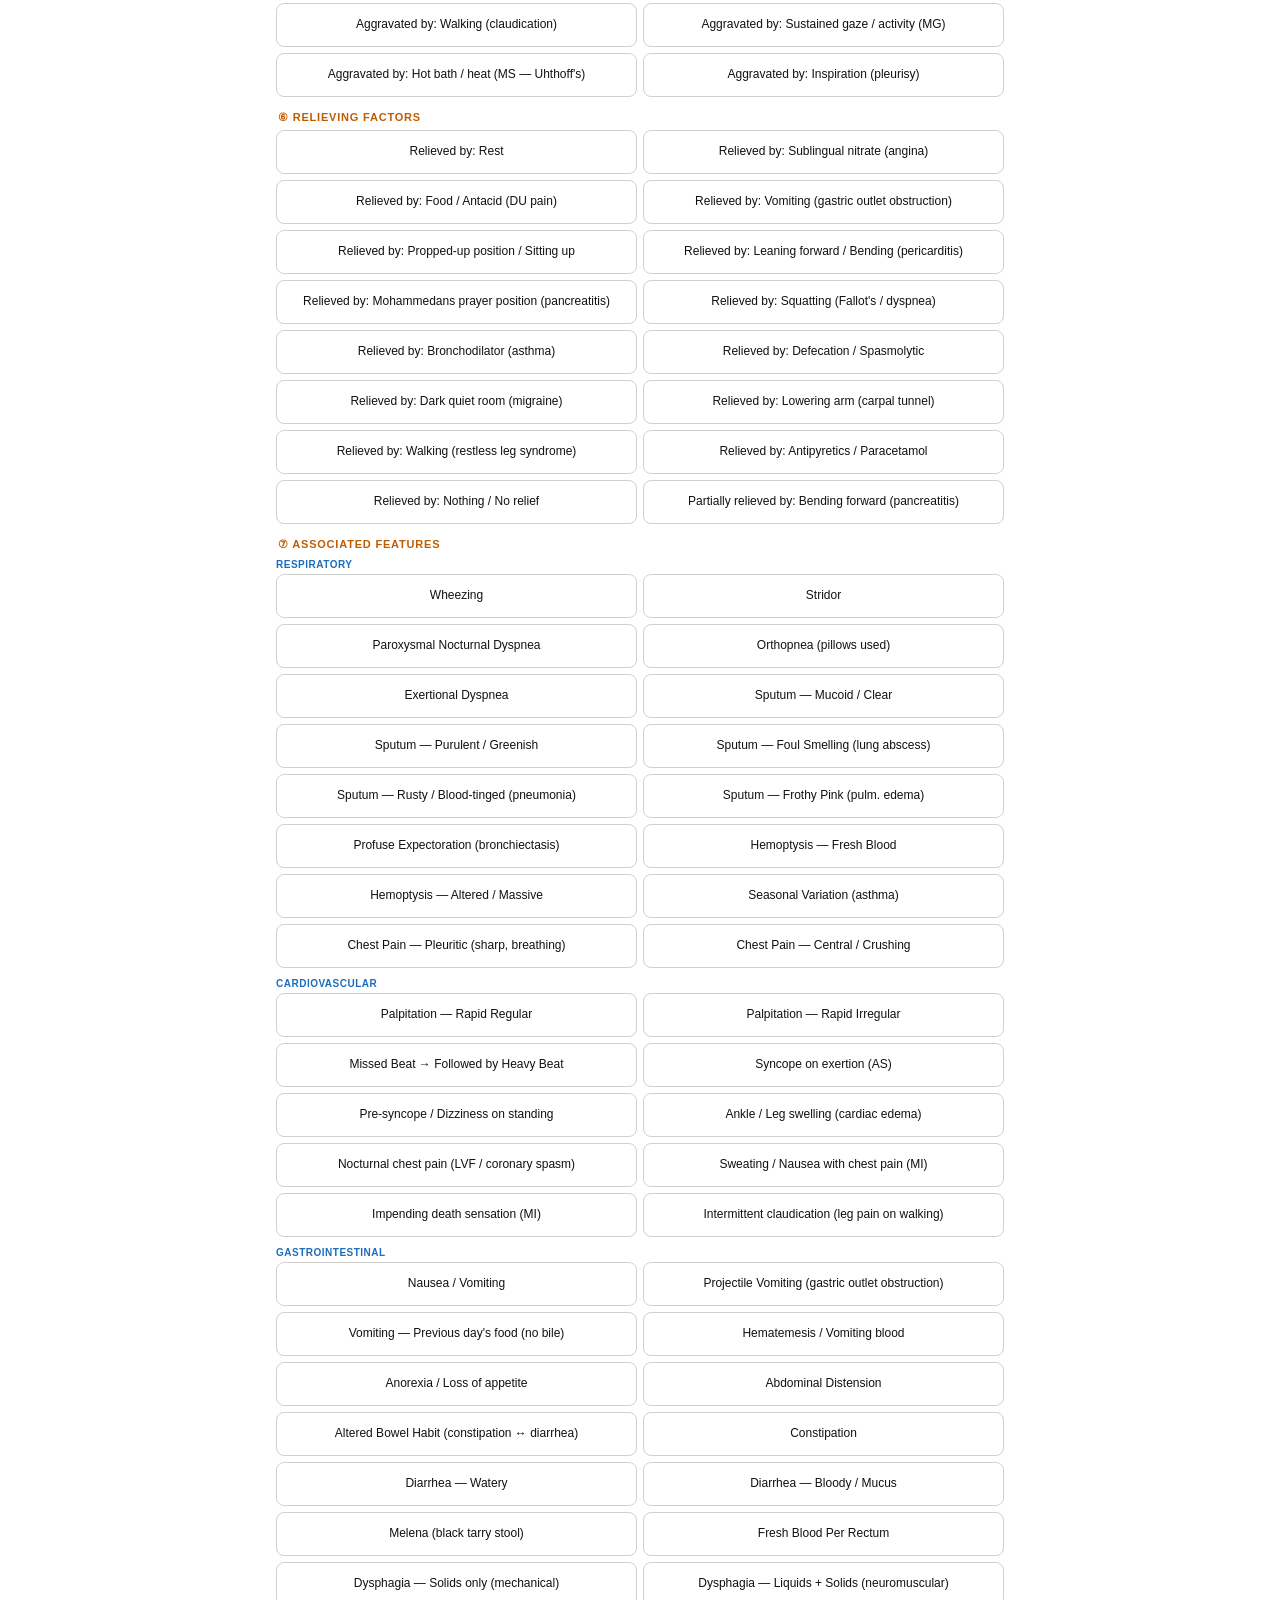
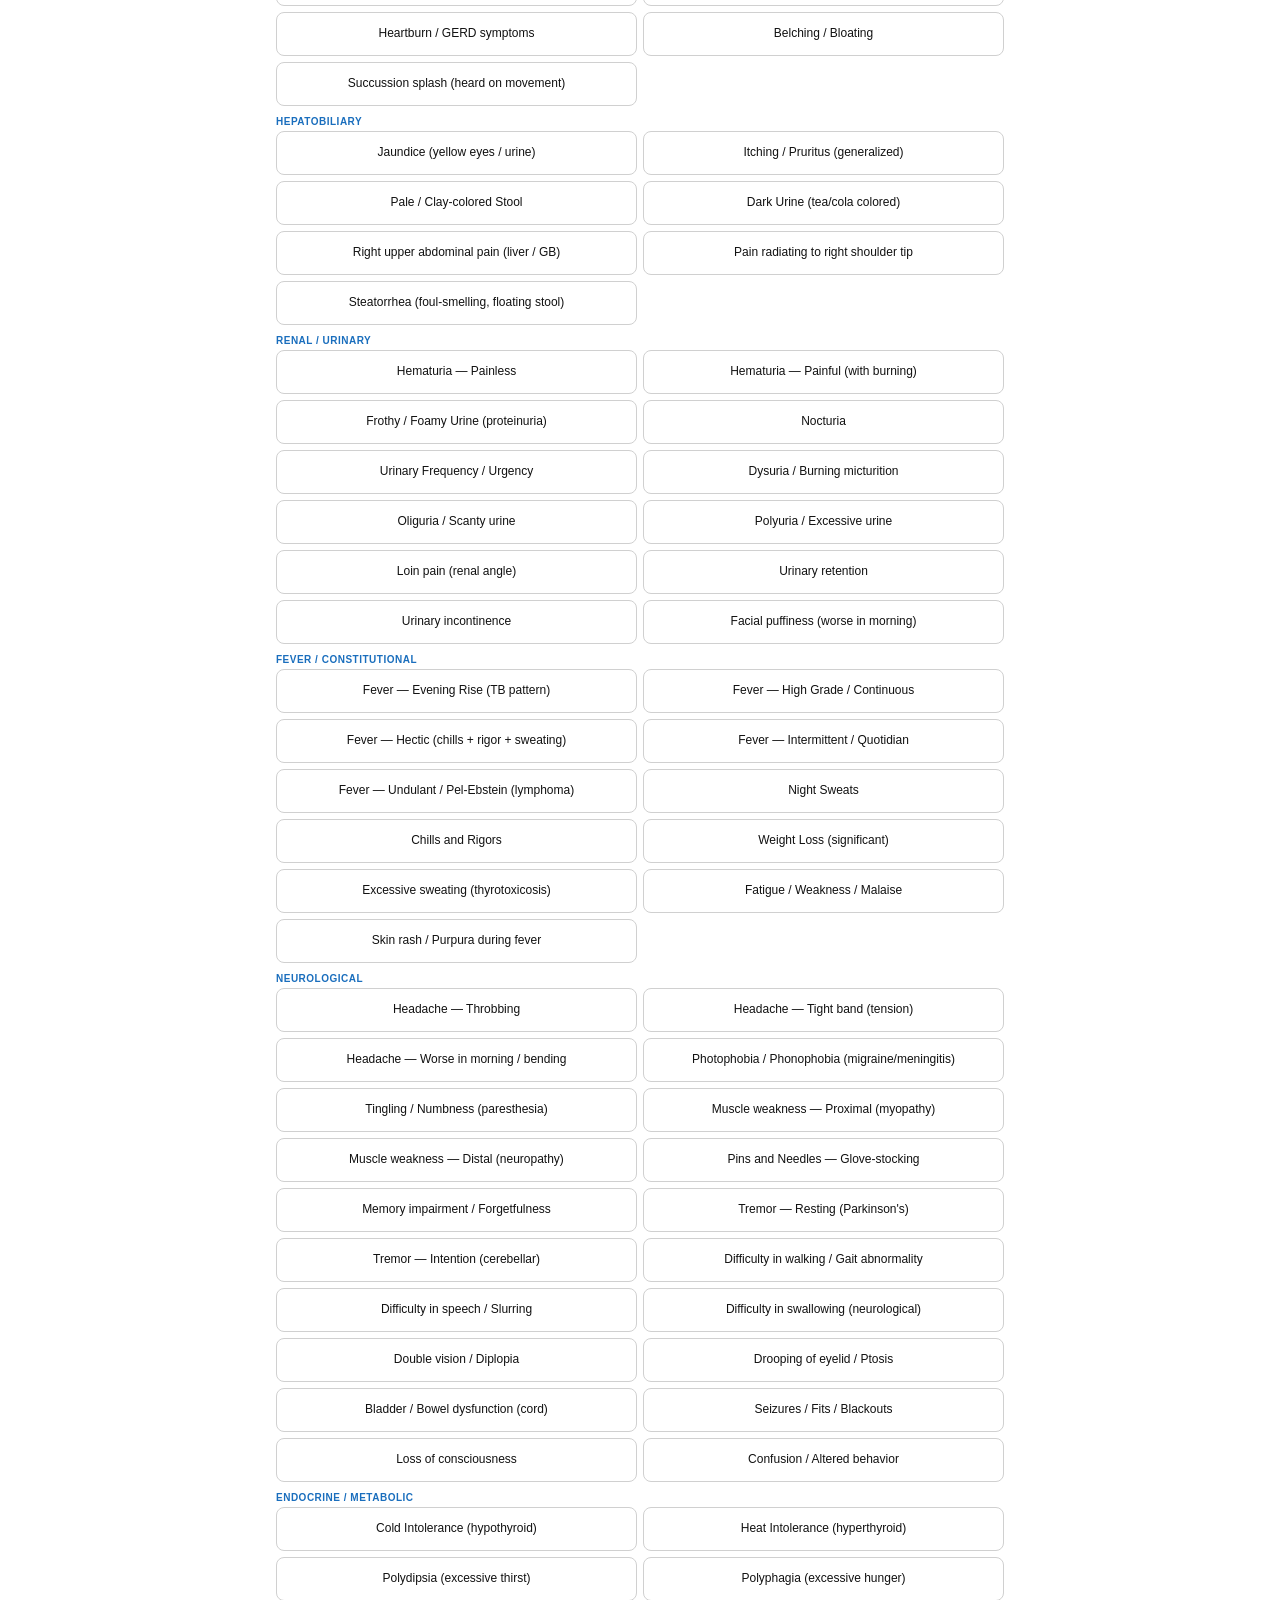
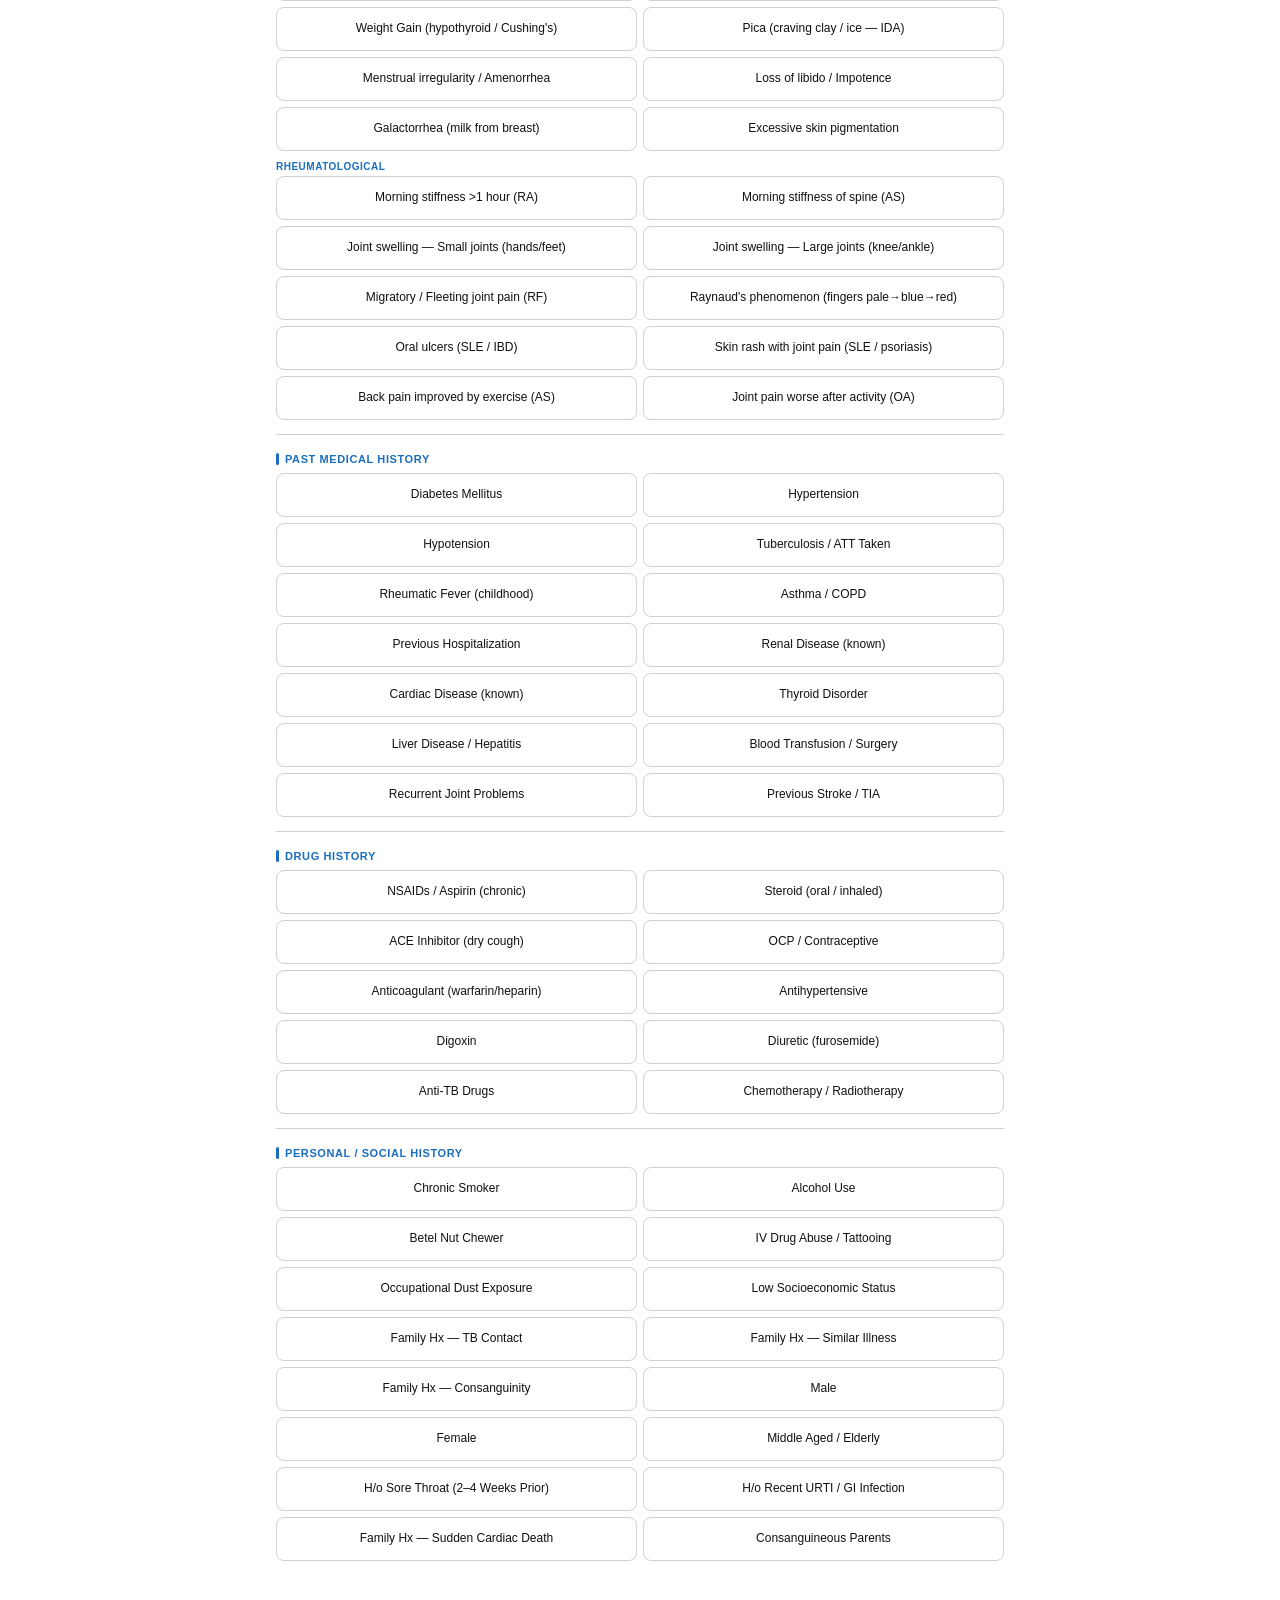
<file: app-2.html>
<!DOCTYPE html>
<html lang="en">
<head>
<meta charset="UTF-8">
<meta name="viewport" content="width=device-width, initial-scale=1.0">
<title>Ward Mastery — Clinical DDx App | MBBS Ward Aid</title>

<!-- SEO -->
<meta name="description" content="Free clinical differential diagnosis tool for MBBS students. Select findings, get ranked DDx. 100+ diseases across all systems. Built on Abdullah's long case method." />
<meta name="author" content="Md Rafi, Mugda Medical College" />
<link rel="canonical" href="https://wardmastery.com/app.html" />

<!-- Open Graph (WhatsApp / Facebook preview) -->
<meta property="og:type" content="website" />
<meta property="og:url" content="https://wardmastery.com/app.html" />
<meta property="og:title" content="Ward Mastery — Clinical DDx App" />
<meta property="og:description" content="Free differential diagnosis engine for MBBS ward rounds. 100+ diseases, weighted scoring, management data." />
<meta property="og:image" content="https://wardmastery.com/og-image.png" />
  <link rel="stylesheet" href="css/style.css">
</head>
<body>
<header>
  <div class="logo-mark">🩺</div>
  <div class="header-text">
    <h1>Ward Mastery by Rafi</h1>
    <p>Long Cases · Clinical Medicine · MBBS Ward Aid</p>
  </div>
  <div class="badge-count" id="totalBadge">0</div>
</header>

<div class="tabs-wrapper">
  <div class="tabs">
    <div class="tab active" onclick="showTab('hx',this)">
      History<div class="tab-dot" id="dot-hx"></div>
    </div>
    <div class="tab" onclick="showTab('gpe',this)">
      Gen. Exam<div class="tab-dot" id="dot-gpe"></div>
    </div>
    <div class="tab" onclick="showTab('resp',this)">
      Resp<div class="tab-dot" id="dot-resp"></div>
    </div>
    <div class="tab" onclick="showTab('cvs',this)">
      CVS<div class="tab-dot" id="dot-cvs"></div>
    </div>
    <div class="tab" onclick="showTab('abd',this)">
      Abdomen<div class="tab-dot" id="dot-abd"></div>
    </div>
    <div class="tab" onclick="showTab('renal',this)">
      Renal<div class="tab-dot" id="dot-renal"></div>
    </div>
    <div class="tab" onclick="showTab('rheum',this)">
      Rheumo<div class="tab-dot" id="dot-rheum"></div>
    </div>
    <div class="tab" onclick="showTab('neuro',this)">
      Neuro<div class="tab-dot" id="dot-neuro"></div>
    </div>
    <div class="tab" onclick="showTab('lib',this)">
      📚 Disease Library
    </div>
    <div class="tab" onclick="showTab('questions',this)">
      ❓ Questions
    </div>
    <div class="tab" onclick="showTab('cases',this);renderCases()">
      📁 My Cases
    </div>
  </div>
</div>

<!-- ═══════════════ HISTORY TAB ═══════════════ -->
<div class="section active" id="hx">
  <div class="sec-head">📋 History Taking <span>Select all that apply</span></div>

  <!-- SYMPTOM QUICK-NAV + SEARCH -->
  <div class="hx-nav-wrap" id="hx-nav-wrap">
    <div class="hx-search-row">
      <input class="hx-search" id="hxSearch" type="text" 
        placeholder="🔍  Search symptoms… (e.g. fever, swelling, cough)"
        oninput="hxSearchFn(this.value)">
      <button class="hx-search-clear" onclick="hxClearSearch()">✕ Clear</button>
    </div>
    <div class="hx-nav-chips">
      <div class="hx-chip" onclick="hxJump('hx-fever')">🌡️ Fever</div>
      <div class="hx-chip" onclick="hxJump('hx-cough')">🫁 Cough</div>
      <div class="hx-chip" onclick="hxJump('hx-breath')">💨 Dyspnea</div>
      <div class="hx-chip" onclick="hxJump('hx-chest')">❤️ Chest Pain</div>
      <div class="hx-chip" onclick="hxJump('hx-palp')">💓 Palpitation</div>
      <div class="hx-chip" onclick="hxJump('hx-abd')">🔴 Abd. Pain</div>
      <div class="hx-chip" onclick="hxJump('hx-vomit')">🤢 Vomiting</div>
      <div class="hx-chip" onclick="hxJump('hx-jaund')">🟡 Jaundice</div>
      <div class="hx-chip" onclick="hxJump('hx-swell')">💧 Swelling</div>
      <div class="hx-chip" onclick="hxJump('hx-urine')">🚽 Urine</div>
      <div class="hx-chip" onclick="hxJump('hx-joint')">🦴 Joint</div>
      <div class="hx-chip" onclick="hxJump('hx-weak')">😔 Weakness</div>
      <div class="hx-chip" onclick="hxJump('hx-limb')">🧠 Neurology</div>
      <div class="hx-chip" onclick="hxJump('hx-head')">🤕 Headache</div>
      <div class="hx-chip" onclick="hxJump('hx-bowel')">🚽 Bowel</div>
      <div class="hx-chip" onclick="hxJump('hx-weight')">⚖️ Weight</div>
      <div class="hx-chip" onclick="hxJump('hx-skin')">🩹 Skin</div>
      <div class="hx-chip" onclick="hxJump('hx-bleed')">🩸 Bleeding</div>
      <div class="hx-chip" onclick="hxJump('hx-lymph')">🔵 Lymph</div>
      <div class="hx-chip" onclick="hxJump('hx-endo')">⚗️ Endocrine</div>
      <div class="hx-chip" onclick="hxJump('hx-vasc')">🫀 Vascular</div>
      <div class="hx-chip" onclick="hxJump('hx-past')">📌 Past Hx</div>
    </div>
  </div>

  <!-- Summary -->
  <div class="summary-bar" id="summary-hx">
    <span style="color:var(--muted);font-size:11px;">No items selected yet…</span>
  </div>

  <!-- Chief Complaints — Grouped by Symptom Cluster -->
  <div class="group-label">Chief Complaints</div>

  <!-- FEVER -->
  <div id="hx-fever" style="font-size:10px;font-weight:700;color:#c05c00;text-transform:uppercase;letter-spacing:0.8px;margin:10px 0 5px;padding-left:2px;">🌡️ Fever</div>
  <div class="grid-2 cat-cc" id="group-cc">
    <button class="btn" onclick="tog(this,'cc')">Fever (>4 Days)</button>
    <button class="btn" onclick="tog(this,'cc')">Fever (Persistent / Prolonged)</button>
    <button class="btn" onclick="tog(this,'cc')">Fever (Low Grade, Evening Rise)</button>
    <button class="btn" onclick="tog(this,'cc')">Fever (High Grade, Continuous)</button>
    <button class="btn" onclick="tog(this,'cc')">Fever (Chill and Rigor)</button>
    <button class="btn" onclick="tog(this,'cc')">Fever (High Grade + Chill and Rigor)</button>
    <button class="btn" onclick="tog(this,'cc')">Fever (Recurrent / Intermittent)</button>
    <button class="btn" onclick="tog(this,'cc')">Fever (Pel-Ebstein / B-symptoms)</button>
    <button class="btn" onclick="tog(this,'cc')">Fever &gt;38.3°C for &gt;3 Weeks (PUO)</button>
    <button class="btn" onclick="tog(this,'cc')">Fever + Chills (erythroderma)</button>
    <button class="btn" onclick="tog(this,'cc')">Night Sweats</button>
    <button class="btn" onclick="tog(this,'cc')">Fever (Stepwise Rising — Typhoid)</button>
    <button class="btn" onclick="tog(this,'cc')">Fever (Paroxysmal — Rigor + Sweat)</button>
    <button class="btn" onclick="tog(this,'cc')">Fever (Saddle-back / Biphasic — Dengue)</button>
    <button class="btn" onclick="tog(this,'cc')">Relative Bradycardia (Fever without Tachycardia)</button>
    <button class="btn" onclick="tog(this,'cc')">Fever (Abrupt Onset — Influenza)</button>
  </div>

  <!-- COUGH -->
  <div id="hx-cough" style="font-size:10px;font-weight:700;color:#c05c00;text-transform:uppercase;letter-spacing:0.8px;margin:10px 0 5px;padding-left:2px;">🫁 Cough</div>
  <div class="grid-2 cat-cc">
    <button class="btn" onclick="tog(this,'cc')">Cough (Dry, Nocturnal)</button>
    <button class="btn" onclick="tog(this,'cc')">Cough (Chronic &gt;3 Weeks)</button>
    <button class="btn" onclick="tog(this,'cc')">Cough with Mucoid Sputum (&gt;3 months/yr)</button>
    <button class="btn" onclick="tog(this,'cc')">Cough with Rusty / Purulent Sputum</button>
    <button class="btn" onclick="tog(this,'cc')">Cough (Foul-Smelling Purulent Sputum)</button>
    <button class="btn" onclick="tog(this,'cc')">Cough with Dark Foul-Smelling Sputum</button>
    <button class="btn" onclick="tog(this,'cc')">Cough with Purulent Sputum (since childhood)</button>
    <button class="btn" onclick="tog(this,'cc')">Hemoptysis</button>
    <button class="btn" onclick="tog(this,'cc')">Seasonal Variation of Cough</button>
    <button class="btn" onclick="tog(this,'cc')">Wheeze</button>
  </div>

  <!-- BREATHLESSNESS / DYSPNEA -->
  <div id="hx-breath" style="font-size:10px;font-weight:700;color:#c05c00;text-transform:uppercase;letter-spacing:0.8px;margin:10px 0 5px;padding-left:2px;">💨 Breathlessness / Dyspnea</div>
  <div class="grid-2 cat-cc">
    <button class="btn" onclick="tog(this,'cc')">Shortness of Breath</button>
    <button class="btn" onclick="tog(this,'cc')">Shortness of Breath on Exertion</button>
    <button class="btn" onclick="tog(this,'cc')">Shortness of Breath (PND / Orthopnea)</button>
    <button class="btn" onclick="tog(this,'cc')">Progressive / Increasing Breathlessness</button>
    <button class="btn" onclick="tog(this,'cc')">Sudden Onset Severe Breathlessness</button>
    <button class="btn" onclick="tog(this,'cc')">Severe Dyspnea on Exertion</button>
    <button class="btn" onclick="tog(this,'cc')">Breathlessness (Cardiomyopathy)</button>
    <button class="btn" onclick="tog(this,'cc')">Chest Tightness</button>
  </div>

  <!-- CHEST PAIN -->
  <div id="hx-chest" style="font-size:10px;font-weight:700;color:#c05c00;text-transform:uppercase;letter-spacing:0.8px;margin:10px 0 5px;padding-left:2px;">❤️ Chest Pain</div>
  <div class="grid-2 cat-cc">
    <button class="btn" onclick="tog(this,'cc')">Chest Pain (Central / General)</button>
    <button class="btn" onclick="tog(this,'cc')">Chest Pain (Pleuritic)</button>
    <button class="btn" onclick="tog(this,'cc')">Chest Pain (Unilateral)</button>
    <button class="btn" onclick="tog(this,'cc')">Exertional Chest Pain / Angina</button>
    <button class="btn" onclick="tog(this,'cc')">Chest / Back Pain (Neurological)</button>
    <button class="btn" onclick="tog(this,'cc')">Recurrent Chest Infections (childhood)</button>
  </div>

  <!-- PALPITATION / SYNCOPE -->
  <div id="hx-palp" style="font-size:10px;font-weight:700;color:#c05c00;text-transform:uppercase;letter-spacing:0.8px;margin:10px 0 5px;padding-left:2px;">💓 Palpitation / Syncope</div>
  <div class="grid-2 cat-cc">
    <button class="btn" onclick="tog(this,'cc')">Palpitation</button>
    <button class="btn" onclick="tog(this,'cc')">Palpitation (Awareness of Heartbeat)</button>
    <button class="btn" onclick="tog(this,'cc')">Syncope / Blackout</button>
    <button class="btn" onclick="tog(this,'cc')">Exertional Syncope</button>
  </div>

  <!-- ABDOMINAL PAIN -->
  <div id="hx-abd" style="font-size:10px;font-weight:700;color:#c05c00;text-transform:uppercase;letter-spacing:0.8px;margin:10px 0 5px;padding-left:2px;">🔴 Abdominal Pain</div>
  <div class="grid-2 cat-cc">
    <button class="btn" onclick="tog(this,'cc')">Abdominal Pain (General)</button>
    <button class="btn" onclick="tog(this,'cc')">Abdominal Pain (Colicky)</button>
    <button class="btn" onclick="tog(this,'cc')">Epigastric Pain (Hunger Pain, Relieved by Food)</button>
    <button class="btn" onclick="tog(this,'cc')">Epigastric Pain (Radiating to Back)</button>
    <button class="btn" onclick="tog(this,'cc')">Nocturnal Epigastric Pain</button>
    <button class="btn" onclick="tog(this,'cc')">Upper Abdominal Pain / Discomfort</button>
    <button class="btn" onclick="tog(this,'cc')">Right Upper Abdominal Pain (to Right Shoulder)</button>
    <button class="btn" onclick="tog(this,'cc')">Colicky Abdominal Pain (RIF / Umbilicus)</button>
    <button class="btn" onclick="tog(this,'cc')">Left Lower Abdominal Pain</button>
    <button class="btn" onclick="tog(this,'cc')">Loin Pain (Dull Ache, Bilateral)</button>
    <button class="btn" onclick="tog(this,'cc')">Low Back Pain (Worse at Night / Morning)</button>
    <button class="btn" onclick="tog(this,'cc')">Backache / Bone Pain</button>
  </div>

  <!-- VOMITING / NAUSEA -->
  <div id="hx-vomit" style="font-size:10px;font-weight:700;color:#c05c00;text-transform:uppercase;letter-spacing:0.8px;margin:10px 0 5px;padding-left:2px;">🤢 Vomiting / Nausea</div>
  <div class="grid-2 cat-cc">
    <button class="btn" onclick="tog(this,'cc')">Vomiting / Nausea</button>
    <button class="btn" onclick="tog(this,'cc')">Projectile Vomiting (No Bile)</button>
    <button class="btn" onclick="tog(this,'cc')">Vomiting (Projectile, Without Nausea)</button>
    <button class="btn" onclick="tog(this,'cc')">Heartburn / Belching</button>
    <button class="btn" onclick="tog(this,'cc')">Hematemesis (Variceal)</button>
  </div>

  <!-- JAUNDICE / LIVER -->
  <div id="hx-jaund" style="font-size:10px;font-weight:700;color:#c05c00;text-transform:uppercase;letter-spacing:0.8px;margin:10px 0 5px;padding-left:2px;">🟡 Jaundice</div>
  <div class="grid-2 cat-cc">
    <button class="btn" onclick="tog(this,'cc')">Jaundice</button>
    <button class="btn" onclick="tog(this,'cc')">Jaundice (Progressive, Painless)</button>
    <button class="btn" onclick="tog(this,'cc')">Jaundice (Recurrent) + Splenomegaly</button>
    <button class="btn" onclick="tog(this,'cc')">Yellow Discoloration of Eyes / Urine</button>
    <button class="btn" onclick="tog(this,'cc')">H/o Recurrent Jaundice (Childhood)</button>
  </div>

  <!-- ITCHING -->
  <div id="hx-itch" style="font-size:10px;font-weight:700;color:#c05c00;text-transform:uppercase;letter-spacing:0.8px;margin:10px 0 5px;padding-left:2px;">🔆 Itching / Pruritus</div>
  <div class="grid-2 cat-cc">
    <button class="btn" onclick="tog(this,'cc')">Generalized Itching (Obstructive)</button>
    <button class="btn" onclick="tog(this,'cc')">Generalized Itching (Day and Night)</button>
    <button class="btn" onclick="tog(this,'cc')">Pruritus (Generalized)</button>
    <button class="btn" onclick="tog(this,'cc')">Scaly Itchy Skin (Silvery Scales)</button>
  </div>

  <!-- SWELLING / EDEMA -->
  <div id="hx-swell" style="font-size:10px;font-weight:700;color:#c05c00;text-transform:uppercase;letter-spacing:0.8px;margin:10px 0 5px;padding-left:2px;">💧 Swelling / Edema</div>
  <div class="grid-2 cat-cc">
    <button class="btn" onclick="tog(this,'cc')">General Swelling</button>
    <button class="btn" onclick="tog(this,'cc')">Leg / Ankle Swelling</button>
    <button class="btn" onclick="tog(this,'cc')">Leg Swelling / Generalized Swelling</button>
    <button class="btn" onclick="tog(this,'cc')">Swelling of Whole Body (Anasarca)</button>
    <button class="btn" onclick="tog(this,'cc')">Swelling / Puffiness of Face (Worse Morning)</button>
    <button class="btn" onclick="tog(this,'cc')">Swelling of Face, Neck, Arms</button>
    <button class="btn" onclick="tog(this,'cc')">Swelling of Face and Legs</button>
    <button class="btn" onclick="tog(this,'cc')">Swelling of Abdomen (Ascites)</button>
    <button class="btn" onclick="tog(this,'cc')">Abdominal Distension</button>
    <button class="btn" onclick="tog(this,'cc')">Upper Abdominal Mass / Discomfort</button>
    <button class="btn" onclick="tog(this,'cc')">Dragging Sensation / Mass (Left Upper Abdomen)</button>
    <button class="btn" onclick="tog(this,'cc')">Mass in Abdomen</button>
  </div>

  <!-- URINE / RENAL -->
  <div id="hx-urine" style="font-size:10px;font-weight:700;color:#c05c00;text-transform:uppercase;letter-spacing:0.8px;margin:10px 0 5px;padding-left:2px;">🚽 Urine / Renal</div>
  <div class="grid-2 cat-cc">
    <button class="btn" onclick="tog(this,'cc')">Hematuria</button>
    <button class="btn" onclick="tog(this,'cc')">Hematuria + Leg Swelling</button>
    <button class="btn" onclick="tog(this,'cc')">Frothy Urine</button>
    <button class="btn" onclick="tog(this,'cc')">Smoky / High-Colored Urine</button>
    <button class="btn" onclick="tog(this,'cc')">Dark Urine + Family History of Anemia</button>
    <button class="btn" onclick="tog(this,'cc')">Oliguria / Scanty Micturition</button>
    <button class="btn" onclick="tog(this,'cc')">Polyuria (Frequent Urination)</button>
    <button class="btn" onclick="tog(this,'cc')">Nocturia + Scanty Micturition</button>
    <button class="btn" onclick="tog(this,'cc')">Urinary Frequency</button>
    <button class="btn" onclick="tog(this,'cc')">Dysuria</button>
    <button class="btn" onclick="tog(this,'cc')">Inability to Void Urine (Retention)</button>
    <button class="btn" onclick="tog(this,'cc')">Urinary Incontinence</button>
    <button class="btn" onclick="tog(this,'cc')">Polydipsia (Excessive Thirst)</button>
  </div>

  <!-- JOINT / BONE PAIN -->
  <div id="hx-joint" style="font-size:10px;font-weight:700;color:#c05c00;text-transform:uppercase;letter-spacing:0.8px;margin:10px 0 5px;padding-left:2px;">🦴 Joint / Bone Pain</div>
  <div class="grid-2 cat-cc">
    <button class="btn" onclick="tog(this,'cc')">Joint Pain / Arthralgia</button>
    <button class="btn" onclick="tog(this,'cc')">Limb &amp; Joint Swelling</button>
    <button class="btn" onclick="tog(this,'cc')">Pain and Swelling of Small Joints (Hands/Feet)</button>
    <button class="btn" onclick="tog(this,'cc')">Morning Stiffness &gt;1 Hour</button>
    <button class="btn" onclick="tog(this,'cc')">Morning Stiffness of Spine</button>
    <button class="btn" onclick="tog(this,'cc')">Limitation of Spinal Movement</button>
    <button class="btn" onclick="tog(this,'cc')">Migrating Polyarthritis (Large Joints)</button>
    <button class="btn" onclick="tog(this,'cc')">Pain in Multiple Joints</button>
    <button class="btn" onclick="tog(this,'cc')">Joint Pain and Swelling (Multiple, Child)</button>
    <button class="btn" onclick="tog(this,'cc')">Recurrent Hemarthrosis (Knee / Elbow)</button>
    <button class="btn" onclick="tog(this,'cc')">Cramps in Legs</button>
    <button class="btn" onclick="tog(this,'cc')">Pain in Limbs on Use (Claudication)</button>
  </div>

  <!-- WEAKNESS / FATIGUE -->
  <div id="hx-weak" style="font-size:10px;font-weight:700;color:#c05c00;text-transform:uppercase;letter-spacing:0.8px;margin:10px 0 5px;padding-left:2px;">😔 Weakness / Fatigue</div>
  <div class="grid-2 cat-cc">
    <button class="btn" onclick="tog(this,'cc')">General Weakness / Fatigue</button>
    <button class="btn" onclick="tog(this,'cc')">Pallor / Fatigue</button>
    <button class="btn" onclick="tog(this,'cc')">Muscle Weakness</button>
    <button class="btn" onclick="tog(this,'cc')">Proximal Muscle Weakness (Combing / Stairs)</button>
    <button class="btn" onclick="tog(this,'cc')">Fatigable Weakness after Activity</button>
    <button class="btn" onclick="tog(this,'cc')">Lethargy / Increased Sleepiness</button>
    <button class="btn" onclick="tog(this,'cc')">Weakness / Anorexia / Nausea / Vomiting</button>
    <button class="btn" onclick="tog(this,'cc')">Weakness + Dizziness</button>
    <button class="btn" onclick="tog(this,'cc')">Weakness + Weight Loss + Pigmentation</button>
    <button class="btn" onclick="tog(this,'cc')">Weakness + Weight Loss + Night Sweats</button>
  </div>

  <!-- LIMB WEAKNESS / NEUROLOGICAL MOTOR -->
  <div id="hx-limb" style="font-size:10px;font-weight:700;color:#c05c00;text-transform:uppercase;letter-spacing:0.8px;margin:10px 0 5px;padding-left:2px;">🧠 Limb Weakness / Paralysis</div>
  <div class="grid-2 cat-cc">
    <button class="btn" onclick="tog(this,'cc')">Progressive Weakness of Limbs</button>
    <button class="btn" onclick="tog(this,'cc')">Progressive Weakness of Upper and Lower Limbs</button>
    <button class="btn" onclick="tog(this,'cc')">Weakness of Both Lower Limbs</button>
    <button class="btn" onclick="tog(this,'cc')">Ascending Weakness of Both Lower Limbs</button>
    <button class="btn" onclick="tog(this,'cc')">Sudden Weakness of One Side (Hemiplegia)</button>
    <button class="btn" onclick="tog(this,'cc')">Weakness (Relapsing-Remitting)</button>
    <button class="btn" onclick="tog(this,'cc')">Inability to Walk</button>
    <button class="btn" onclick="tog(this,'cc')">Sudden Inability to Walk</button>
    <button class="btn" onclick="tog(this,'cc')">Difficulty Walking / Bradykinesia</button>
    <button class="btn" onclick="tog(this,'cc')">Wasting of Muscles</button>
    <button class="btn" onclick="tog(this,'cc')">Proximal Muscle Wasting (No Sensory Symptoms)</button>
    <button class="btn" onclick="tog(this,'cc')">Weakness + Wasting of Leg / Foot Muscles</button>
  </div>

  <!-- HEADACHE / DIZZINESS / VISION -->
  <div id="hx-head" style="font-size:10px;font-weight:700;color:#c05c00;text-transform:uppercase;letter-spacing:0.8px;margin:10px 0 5px;padding-left:2px;">🤕 Headache / Dizziness / Vision</div>
  <div class="grid-2 cat-cc">
    <button class="btn" onclick="tog(this,'cc')">Headache</button>
    <button class="btn" onclick="tog(this,'cc')">Severe Headache (Pre-eclampsia / HTN)</button>
    <button class="btn" onclick="tog(this,'cc')">Headache (Worse Morning, on Straining)</button>
    <button class="btn" onclick="tog(this,'cc')">Headache (Throbbing, Frontal)</button>
    <button class="btn" onclick="tog(this,'cc')">Headache (Worse on Bending)</button>
    <button class="btn" onclick="tog(this,'cc')">Headache + Visual Disturbance (Vascular)</button>
    <button class="btn" onclick="tog(this,'cc')">Vertigo / Dizziness</button>
    <button class="btn" onclick="tog(this,'cc')">Dizziness / Giddiness</button>
    <button class="btn" onclick="tog(this,'cc')">Visual Disturbance (Optic Neuritis)</button>
    <button class="btn" onclick="tog(this,'cc')">Dimness of Vision</button>
    <button class="btn" onclick="tog(this,'cc')">Double Vision</button>
    <button class="btn" onclick="tog(this,'cc')">Drooping of Upper Eyelids (Ptosis)</button>
    <button class="btn" onclick="tog(this,'cc')">Focal Neurological Deficit</button>
    <button class="btn" onclick="tog(this,'cc')">Seizures</button>
    <button class="btn" onclick="tog(this,'cc')">Facial Deviation</button>
  </div>

  <!-- TREMOR / INVOLUNTARY MOVEMENTS -->
  <div id="hx-tremor" style="font-size:10px;font-weight:700;color:#c05c00;text-transform:uppercase;letter-spacing:0.8px;margin:10px 0 5px;padding-left:2px;">🤲 Tremor / Involuntary Movements</div>
  <div class="grid-2 cat-cc">
    <button class="btn" onclick="tog(this,'cc')">Tremor of Hands (Resting)</button>
    <button class="btn" onclick="tog(this,'cc')">Tremor of Hands (Fine)</button>
    <button class="btn" onclick="tog(this,'cc')">Involuntary Movements</button>
    <button class="btn" onclick="tog(this,'cc')">Tremor + Involuntary Movements (Choreoathetosis)</button>
    <button class="btn" onclick="tog(this,'cc')">Difficulty Writing / Speaking</button>
    <button class="btn" onclick="tog(this,'cc')">Difficulty in Speech (Aphasia)</button>
  </div>

  <!-- NUMBNESS / TINGLING -->
  <div id="hx-numb" style="font-size:10px;font-weight:700;color:#c05c00;text-transform:uppercase;letter-spacing:0.8px;margin:10px 0 5px;padding-left:2px;">⚡ Numbness / Tingling</div>
  <div class="grid-2 cat-cc">
    <button class="btn" onclick="tog(this,'cc')">Tingling / Numbness of Feet</button>
    <button class="btn" onclick="tog(this,'cc')">Weakness + Numbness of Hands and Feet (Glove-Stocking)</button>
    <button class="btn" onclick="tog(this,'cc')">Pins and Needles (Paresthesia)</button>
    <button class="btn" onclick="tog(this,'cc')">Burning Sensation of Hands and Feet</button>
    <button class="btn" onclick="tog(this,'cc')">Low Back Pain + Limb Tingling / Numbness</button>
  </div>

  <!-- SPEECH / SWALLOWING -->
  <div id="hx-speech" style="font-size:10px;font-weight:700;color:#c05c00;text-transform:uppercase;letter-spacing:0.8px;margin:10px 0 5px;padding-left:2px;">🗣️ Speech / Swallowing / Voice</div>
  <div class="grid-2 cat-cc">
    <button class="btn" onclick="tog(this,'cc')">Dysphagia</button>
    <button class="btn" onclick="tog(this,'cc')">Dysphagia (Plummer-Vinson)</button>
    <button class="btn" onclick="tog(this,'cc')">Difficulty Swallowing / Speech</button>
    <button class="btn" onclick="tog(this,'cc')">Hoarseness of Voice</button>
    <button class="btn" onclick="tog(this,'cc')">Change in Voice (Hoarseness)</button>
    <button class="btn" onclick="tog(this,'cc')">Difficulty Opening Mouth</button>
  </div>

  <!-- BOWEL HABIT -->
  <div id="hx-bowel" style="font-size:10px;font-weight:700;color:#c05c00;text-transform:uppercase;letter-spacing:0.8px;margin:10px 0 5px;padding-left:2px;">🚽 Bowel Habit</div>
  <div class="grid-2 cat-cc">
    <button class="btn" onclick="tog(this,'cc')">Diarrhea</button>
    <button class="btn" onclick="tog(this,'cc')">Loose Stools with Mucus / Blood</button>
    <button class="btn" onclick="tog(this,'cc')">Chronic Diarrhea + Recurrent Infections</button>
    <button class="btn" onclick="tog(this,'cc')">Diarrhea (Watery, Profuse — Rice Water)</button>
    <button class="btn" onclick="tog(this,'cc')">Diarrhea + Fever + Mucus/Blood (Dysentery)</button>
    <button class="btn" onclick="tog(this,'cc')">Constipation (Predominant — Typhoid)</button>
    <button class="btn" onclick="tog(this,'cc')">Constipation</button>
    <button class="btn" onclick="tog(this,'cc')">Change in Bowel Habit (Alternating)</button>
    <button class="btn" onclick="tog(this,'cc')">Bleeding per Rectum (Fresh Blood)</button>
    <button class="btn" onclick="tog(this,'cc')">Steatorrhea</button>
    <button class="btn" onclick="tog(this,'cc')">Recurrent Mouth Ulcers</button>
  </div>

  <!-- WEIGHT CHANGE / APPETITE -->
  <div id="hx-weight" style="font-size:10px;font-weight:700;color:#c05c00;text-transform:uppercase;letter-spacing:0.8px;margin:10px 0 5px;padding-left:2px;">⚖️ Weight / Appetite</div>
  <div class="grid-2 cat-cc">
    <button class="btn" onclick="tog(this,'cc')">Weight Loss</button>
    <button class="btn" onclick="tog(this,'cc')">Weight Loss (Despite Good Appetite)</button>
    <button class="btn" onclick="tog(this,'cc')">Marked Weight Loss / Anorexia</button>
    <button class="btn" onclick="tog(this,'cc')">Weight Gain</button>
    <button class="btn" onclick="tog(this,'cc')">Weight Gain (Progressive)</button>
    <button class="btn" onclick="tog(this,'cc')">Excessive Weight Gain (Truncal)</button>
    <button class="btn" onclick="tog(this,'cc')">Weight Gain + Generalized Swelling</button>
    <button class="btn" onclick="tog(this,'cc')">Anorexia</button>
    <button class="btn" onclick="tog(this,'cc')">Loss of Appetite + Nausea + Dizziness</button>
    <button class="btn" onclick="tog(this,'cc')">Malaise / Weight Loss</button>
    <button class="btn" onclick="tog(this,'cc')">Pica (Craving for Clay / Ice)</button>
    <button class="btn" onclick="tog(this,'cc')">Failure to Thrive</button>
  </div>

  <!-- SKIN / RASH -->
  <div id="hx-skin" style="font-size:10px;font-weight:700;color:#c05c00;text-transform:uppercase;letter-spacing:0.8px;margin:10px 0 5px;padding-left:2px;">🩹 Skin / Rash / Pigmentation</div>
  <div class="grid-2 cat-cc">
    <button class="btn" onclick="tog(this,'cc')">Retro-orbital Headache (Behind Eyes)</button>
    <button class="btn" onclick="tog(this,'cc')">Severe Myalgia / Bone Pain (Breakbone Fever)</button>
    <button class="btn" onclick="tog(this,'cc')">Maculopapular Rash (Trunk → Limbs)</button>
    <button class="btn" onclick="tog(this,'cc')">Rose Spots on Abdomen</button>
    <button class="btn" onclick="tog(this,'cc')">Muscle Cramps (Electrolyte Loss)</button>
    <button class="btn" onclick="tog(this,'cc')">Travel to Endemic Area (Tropics)</button>
    <button class="btn" onclick="tog(this,'cc')">Skin Rash (Butterfly / Malar)</button>
    <button class="btn" onclick="tog(this,'cc')">Skin Rash (Face, Trunk, Hands)</button>
    <button class="btn" onclick="tog(this,'cc')">Skin Patches (Hypopigmented) + Numbness</button>
    <button class="btn" onclick="tog(this,'cc')">Skin Thickening and Tightening (Hands / Face)</button>
    <button class="btn" onclick="tog(this,'cc')">Skin Erosions + Oral Ulcers</button>
    <button class="btn" onclick="tog(this,'cc')">Painful Blistering (Skin + Mucous Membranes)</button>
    <button class="btn" onclick="tog(this,'cc')">Generalized Skin Redness and Scaling (&gt;90% BSA)</button>
    <button class="btn" onclick="tog(this,'cc')">Scaly Skin (Silvery Scales)</button>
    <button class="btn" onclick="tog(this,'cc')">Nail Changes + Joint Pain (Psoriatic)</button>
    <button class="btn" onclick="tog(this,'cc')">Generalized Pigmentation</button>
    <button class="btn" onclick="tog(this,'cc')">Skin Darkening (Generalized)</button>
    <button class="btn" onclick="tog(this,'cc')">Thickening of Earlobes and Face</button>
    <button class="btn" onclick="tog(this,'cc')">Loss of Eyebrows (Madarosis)</button>
    <button class="btn" onclick="tog(this,'cc')">Bleeding Spots on Skin / Bruising</button>
    <button class="btn" onclick="tog(this,'cc')">Petechiae / Purpura on Skin</button>
    <button class="btn" onclick="tog(this,'cc')">Raynaud's Phenomenon (Fingers)</button>
  </div>

  <!-- BLEEDING -->
  <div id="hx-bleed" style="font-size:10px;font-weight:700;color:#c05c00;text-transform:uppercase;letter-spacing:0.8px;margin:10px 0 5px;padding-left:2px;">🩸 Bleeding</div>
  <div class="grid-2 cat-cc">
    <button class="btn" onclick="tog(this,'cc')">Bleeding Manifestations (Purpura / Epistaxis / Gums)</button>
    <button class="btn" onclick="tog(this,'cc')">Epistaxis / Gum Bleeding</button>
    <button class="btn" onclick="tog(this,'cc')">Amenorrhea</button>
    <button class="btn" onclick="tog(this,'cc')">Recurrent Joint Bleeding (Hemarthrosis)</button>
    <button class="btn" onclick="tog(this,'cc')">Prolonged Bleeding after Minor Injury / Surgery</button>
    <button class="btn" onclick="tog(this,'cc')">Muscle Hematomas</button>
    <button class="btn" onclick="tog(this,'cc')">Changing Murmur (SBE)</button>
  </div>

  <!-- LYMPH NODES -->
  <div id="hx-lymph" style="font-size:10px;font-weight:700;color:#c05c00;text-transform:uppercase;letter-spacing:0.8px;margin:10px 0 5px;padding-left:2px;">🔵 Lymph Nodes</div>
  <div class="grid-2 cat-cc">
    <button class="btn" onclick="tog(this,'cc')">Generalized Lymph Node Swelling</button>
    <button class="btn" onclick="tog(this,'cc')">Painless Lymph Node Enlargement</button>
    <button class="btn" onclick="tog(this,'cc')">Lymphadenopathy (Generalized)</button>
  </div>

  <!-- ENDOCRINE / METABOLIC -->
  <div id="hx-endo" style="font-size:10px;font-weight:700;color:#c05c00;text-transform:uppercase;letter-spacing:0.8px;margin:10px 0 5px;padding-left:2px;">⚗️ Endocrine / Metabolic</div>
  <div class="grid-2 cat-cc">
    <button class="btn" onclick="tog(this,'cc')">Cold Intolerance</button>
    <button class="btn" onclick="tog(this,'cc')">Heat Intolerance / Sweating</button>
    <button class="btn" onclick="tog(this,'cc')">Excessive Sweating</button>
    <button class="btn" onclick="tog(this,'cc')">Poor Memory / Lack of Concentration</button>
    <button class="btn" onclick="tog(this,'cc')">Anxiety / Irritability</button>
    <button class="btn" onclick="tog(this,'cc')">Menorrhagia</button>
    <button class="btn" onclick="tog(this,'cc')">Menstrual Irregularities</button>
    <button class="btn" onclick="tog(this,'cc')">Amenorrhea</button>
    <button class="btn" onclick="tog(this,'cc')">Currently Pregnant / Antenatal</button>
    <button class="btn" onclick="tog(this,'cc')">Headache + Visual Disturbance (Pregnancy)</button>
    <button class="btn" onclick="tog(this,'cc')">Oedema of Face and Hands (Pregnancy)</button>
    <button class="btn" onclick="tog(this,'cc')">Epigastric Pain (RUQ) in Pregnancy</button>
    <button class="btn" onclick="tog(this,'cc')">Failure to Breastfeed Postpartum</button>
    <button class="btn" onclick="tog(this,'cc')">Progressive Enlargement of Hands / Feet / Face</button>
    <button class="btn" onclick="tog(this,'cc')">Short Height since Childhood</button>
    <button class="btn" onclick="tog(this,'cc')">Poor Growth Compared to Peers</button>
    <button class="btn" onclick="tog(this,'cc')">Cyanosis since Birth / Infancy</button>
    <button class="btn" onclick="tog(this,'cc')">Squatting Spells</button>
  </div>

  <!-- VASCULAR -->
  <div id="hx-vasc" style="font-size:10px;font-weight:700;color:#c05c00;text-transform:uppercase;letter-spacing:0.8px;margin:10px 0 5px;padding-left:2px;">🫀 Vascular</div>
  <div class="grid-2 cat-cc">
    <button class="btn" onclick="tog(this,'cc')">Absent or Asymmetric Pulses</button>
    <button class="btn" onclick="tog(this,'cc')">Pain in Limbs on Use (Claudication)</button>
    <button class="btn" onclick="tog(this,'cc')">Excessive Sweating + Bone Pain</button>
  </div>

  <!-- PRECEDING / ASSOCIATED HISTORY -->
  <div id="hx-past" style="font-size:10px;font-weight:700;color:#c05c00;text-transform:uppercase;letter-spacing:0.8px;margin:10px 0 5px;padding-left:2px;">📌 Preceding / Associated History</div>
  <div class="grid-2 cat-cc">
    <button class="btn" onclick="tog(this,'cc')">Sore Throat (2–4 Weeks Prior)</button>
    <button class="btn" onclick="tog(this,'cc')">Sore Throat (2–3 Weeks Prior)</button>
    <button class="btn" onclick="tog(this,'cc')">H/o Recent Respiratory Infection (1–2 Wks Prior)</button>
    <button class="btn" onclick="tog(this,'cc')">Recurrent Infections / Fever</button>
    <button class="btn" onclick="tog(this,'cc')">Oral Ulcers</button>
    <button class="btn" onclick="tog(this,'cc')">Hair Loss + Weight Loss</button>
    <button class="btn" onclick="tog(this,'cc')">Seasonal Variation of Symptoms</button>
    <button class="btn" onclick="tog(this,'cc')">Prolonged Fever (Months) + Progressive Weight Loss</button>
    <button class="btn" onclick="tog(this,'cc')">Retro-Orbital Headache (Dengue)</button>
    <button class="btn" onclick="tog(this,'cc')">Facial Flushing</button>
    <button class="btn" onclick="tog(this,'cc')">Profound Fatigue / Malaise</button>
    <button class="btn" onclick="tog(this,'cc')">Myalgia / Body Ache</button>
    <button class="btn" onclick="tog(this,'cc')">Sore Throat / Coryza</button>
    <button class="btn" onclick="tog(this,'cc')">No Fever (Cholera)</button>
    <button class="btn" onclick="tog(this,'cc')">Rice Water Diarrhea (Cholera)</button>
    <button class="btn" onclick="tog(this,'cc')">Profuse Vomiting</button>
    <button class="btn" onclick="tog(this,'cc')">Muscle Cramps (Cholera / Electrolyte)</button>
    <button class="btn" onclick="tog(this,'cc')">Jaundice (Haemolytic — Malaria)</button>
    <button class="btn" onclick="tog(this,'cc')">Hoarse Voice (Severe Dehydration)</button>
    <button class="btn" onclick="tog(this,'cc')">Breathlessness (Exertional)</button>
    <button class="btn" onclick="tog(this,'cc')">Cough (Dry / Non-productive)</button>
  </div>

  <hr class="divider">

  <!-- HPI Features — Organised by Abdullah OD PARA -->
  <div class="group-label">History of Present Illness</div>
  <div style="font-size:10px;color:var(--muted);margin-bottom:10px;padding:6px 8px;background:var(--surface);border-radius:6px;border-left:3px solid var(--warn);">
    📖 <strong>Abdullah's mnemonic — OD PARA:</strong> Onset · Duration · Progression · Aggravating factors · Relieving factors · Anything else (Associated features)
  </div>

  <!-- 1. ONSET -->
  <div style="font-size:11px;font-weight:700;color:var(--warn);text-transform:uppercase;letter-spacing:0.8px;margin:12px 0 6px;padding-left:2px;">① Onset</div>
  <div class="grid-2 cat-cc" id="group-hpi-onset">
    <button class="btn" onclick="tog(this,'hpi')">Onset: Sudden / Acute</button>
    <button class="btn" onclick="tog(this,'hpi')">Onset: Gradual / Insidious</button>
    <button class="btn" onclick="tog(this,'hpi')">Onset: Sub-acute (days–weeks)</button>
    <button class="btn" onclick="tog(this,'hpi')">Onset: After exertion / activity</button>
    <button class="btn" onclick="tog(this,'hpi')">Onset: Nocturnal (at night)</button>
    <button class="btn" onclick="tog(this,'hpi')">Onset: After a meal</button>
    <button class="btn" onclick="tog(this,'hpi')">Onset: After trauma / injury</button>
    <button class="btn" onclick="tog(this,'hpi')">Onset: After respiratory infection</button>
    <button class="btn" onclick="tog(this,'hpi')">Onset: Following sore throat (2–4 wks)</button>
    <button class="btn" onclick="tog(this,'hpi')">Onset: After surgery / procedure</button>
    <button class="btn" onclick="tog(this,'hpi')">Onset: Spontaneous / No trigger</button>
    <button class="btn" onclick="tog(this,'hpi')">Onset: Seasonal (spring / winter)</button>
  </div>

  <!-- 2. DURATION -->
  <div style="font-size:11px;font-weight:700;color:var(--warn);text-transform:uppercase;letter-spacing:0.8px;margin:14px 0 6px;padding-left:2px;">② Duration</div>
  <div class="grid-2 cat-cc" id="group-hpi-dur">
    <button class="btn" onclick="tog(this,'hpi')">Duration: Hours (&lt;24 hrs)</button>
    <button class="btn" onclick="tog(this,'hpi')">Duration: Few days (1–7 days)</button>
    <button class="btn" onclick="tog(this,'hpi')">Duration: Weeks (1–4 weeks)</button>
    <button class="btn" onclick="tog(this,'hpi')">Duration: Months (1–6 months)</button>
    <button class="btn" onclick="tog(this,'hpi')">Duration: Years (&gt;1 year)</button>
    <button class="btn" onclick="tog(this,'hpi')">Duration: Since childhood</button>
    <button class="btn" onclick="tog(this,'hpi')">Episodic / Recurrent (comes and goes)</button>
    <button class="btn" onclick="tog(this,'hpi')">Continuous / Persistent (no relief)</button>
    <button class="btn" onclick="tog(this,'hpi')">Intermittent (better and worse periods)</button>
    <button class="btn" onclick="tog(this,'hpi')">Pain &lt;30 min (angina pattern)</button>
    <button class="btn" onclick="tog(this,'hpi')">Pain &gt;30 min (MI / severe)</button>
    <button class="btn" onclick="tog(this,'hpi')">Paroxysmal (sudden brief attacks)</button>
  </div>

  <!-- 3. INTENSITY / SEVERITY -->
  <div style="font-size:11px;font-weight:700;color:var(--warn);text-transform:uppercase;letter-spacing:0.8px;margin:14px 0 6px;padding-left:2px;">③ Intensity / Severity</div>
  <div class="grid-2 cat-cc" id="group-hpi-int">
    <button class="btn" onclick="tog(this,'hpi')">Mild (does not disturb daily life)</button>
    <button class="btn" onclick="tog(this,'hpi')">Moderate (limits daily activity)</button>
    <button class="btn" onclick="tog(this,'hpi')">Severe (bedridden / incapacitating)</button>
    <button class="btn" onclick="tog(this,'hpi')">Very Severe (worst pain ever felt)</button>
    <button class="btn" onclick="tog(this,'hpi')">Character: Dull aching / boring</button>
    <button class="btn" onclick="tog(this,'hpi')">Character: Burning / heartburn</button>
    <button class="btn" onclick="tog(this,'hpi')">Character: Colicky / gripping / cramping</button>
    <button class="btn" onclick="tog(this,'hpi')">Character: Crushing / compressing / squeezing</button>
    <button class="btn" onclick="tog(this,'hpi')">Character: Sharp / stabbing / pricking</button>
    <button class="btn" onclick="tog(this,'hpi')">Character: Tearing / splitting</button>
    <button class="btn" onclick="tog(this,'hpi')">Character: Throbbing / pulsating</button>
    <button class="btn" onclick="tog(this,'hpi')">Character: Tightness / pressure / heaviness</button>
    <button class="btn" onclick="tog(this,'hpi')">Radiation: To back (pancreatitis / aorta)</button>
    <button class="btn" onclick="tog(this,'hpi')">Radiation: Loin to groin (renal colic)</button>
    <button class="btn" onclick="tog(this,'hpi')">Radiation: To left arm / jaw (MI / angina)</button>
    <button class="btn" onclick="tog(this,'hpi')">Radiation: To right shoulder (cholecystitis)</button>
    <button class="btn" onclick="tog(this,'hpi')">Radiation: To neck (aortic stenosis murmur)</button>
    <button class="btn" onclick="tog(this,'hpi')">Radiation: To axilla (mitral regurgitation)</button>
  </div>

  <!-- 4. PROGRESSION -->
  <div style="font-size:11px;font-weight:700;color:var(--warn);text-transform:uppercase;letter-spacing:0.8px;margin:14px 0 6px;padding-left:2px;">④ Progression</div>
  <div class="grid-2 cat-cc" id="group-hpi-prog">
    <button class="btn" onclick="tog(this,'hpi')">Progressive / Getting worse</button>
    <button class="btn" onclick="tog(this,'hpi')">Static / Not changing</button>
    <button class="btn" onclick="tog(this,'hpi')">Improving / Getting better</button>
    <button class="btn" onclick="tog(this,'hpi')">Relapsing-remitting (MS pattern)</button>
    <button class="btn" onclick="tog(this,'hpi')">Stepwise deterioration</button>
    <button class="btn" onclick="tog(this,'hpi')">Rapid deterioration (days)</button>
    <button class="btn" onclick="tog(this,'hpi')">Slow / Gradual deterioration (months–years)</button>
    <button class="btn" onclick="tog(this,'hpi')">Dyspnea: Now at rest (worst)</button>
    <button class="btn" onclick="tog(this,'hpi')">Dyspnea: Only on heavy exertion</button>
    <button class="btn" onclick="tog(this,'hpi')">Dyspnea: On mild exertion / climbing stairs</button>
    <button class="btn" onclick="tog(this,'hpi')">Dyspnea: Orthopnea — pillows increasing</button>
    <button class="btn" onclick="tog(this,'hpi')">Weakness: Ascending (GBS pattern)</button>
    <button class="btn" onclick="tog(this,'hpi')">Weakness: Proximal → distal progression</button>
    <button class="btn" onclick="tog(this,'hpi')">Weakness: Fatigable (worse with activity)</button>
    <button class="btn" onclick="tog(this,'hpi')">Jaundice: Deepening progressively</button>
    <button class="btn" onclick="tog(this,'hpi')">Swelling: Increasing in size / area</button>
  </div>

  <!-- 5. AGGRAVATING FACTORS -->
  <div style="font-size:11px;font-weight:700;color:var(--warn);text-transform:uppercase;letter-spacing:0.8px;margin:14px 0 6px;padding-left:2px;">⑤ Aggravating Factors</div>
  <div class="grid-2 cat-cc" id="group-hpi-agg">
    <button class="btn" onclick="tog(this,'hpi')">Aggravated by: Exertion / Activity</button>
    <button class="btn" onclick="tog(this,'hpi')">Aggravated by: Lying flat (supine)</button>
    <button class="btn" onclick="tog(this,'hpi')">Aggravated by: Deep breathing / Coughing</button>
    <button class="btn" onclick="tog(this,'hpi')">Aggravated by: Change of posture / Movement</button>
    <button class="btn" onclick="tog(this,'hpi')">Aggravated by: Empty stomach / Hunger</button>
    <button class="btn" onclick="tog(this,'hpi')">Aggravated by: Eating / After meals</button>
    <button class="btn" onclick="tog(this,'hpi')">Aggravated by: Fatty food</button>
    <button class="btn" onclick="tog(this,'hpi')">Aggravated by: Alcohol</button>
    <button class="btn" onclick="tog(this,'hpi')">Aggravated by: Smoking / NSAIDs / Steroids</button>
    <button class="btn" onclick="tog(this,'hpi')">Aggravated by: Emotion / Stress</button>
    <button class="btn" onclick="tog(this,'hpi')">Aggravated by: Cold weather / Cold air</button>
    <button class="btn" onclick="tog(this,'hpi')">Aggravated by: Heat / Hot environment</button>
    <button class="btn" onclick="tog(this,'hpi')">Aggravated by: Morning (worse on waking)</button>
    <button class="btn" onclick="tog(this,'hpi')">Aggravated by: Night / Nocturnal</button>
    <button class="btn" onclick="tog(this,'hpi')">Aggravated by: Standing up / Upright posture</button>
    <button class="btn" onclick="tog(this,'hpi')">Aggravated by: Heavy meal + alcohol (pancreatitis)</button>
    <button class="btn" onclick="tog(this,'hpi')">Aggravated by: Walking (claudication)</button>
    <button class="btn" onclick="tog(this,'hpi')">Aggravated by: Sustained gaze / activity (MG)</button>
    <button class="btn" onclick="tog(this,'hpi')">Aggravated by: Hot bath / heat (MS — Uhthoff's)</button>
    <button class="btn" onclick="tog(this,'hpi')">Aggravated by: Inspiration (pleurisy)</button>
  </div>

  <!-- 6. RELIEVING FACTORS -->
  <div style="font-size:11px;font-weight:700;color:var(--warn);text-transform:uppercase;letter-spacing:0.8px;margin:14px 0 6px;padding-left:2px;">⑥ Relieving Factors</div>
  <div class="grid-2 cat-cc" id="group-hpi-rel">
    <button class="btn" onclick="tog(this,'hpi')">Relieved by: Rest</button>
    <button class="btn" onclick="tog(this,'hpi')">Relieved by: Sublingual nitrate (angina)</button>
    <button class="btn" onclick="tog(this,'hpi')">Relieved by: Food / Antacid (DU pain)</button>
    <button class="btn" onclick="tog(this,'hpi')">Relieved by: Vomiting (gastric outlet obstruction)</button>
    <button class="btn" onclick="tog(this,'hpi')">Relieved by: Propped-up position / Sitting up</button>
    <button class="btn" onclick="tog(this,'hpi')">Relieved by: Leaning forward / Bending (pericarditis)</button>
    <button class="btn" onclick="tog(this,'hpi')">Relieved by: Mohammedans prayer position (pancreatitis)</button>
    <button class="btn" onclick="tog(this,'hpi')">Relieved by: Squatting (Fallot's / dyspnea)</button>
    <button class="btn" onclick="tog(this,'hpi')">Relieved by: Bronchodilator (asthma)</button>
    <button class="btn" onclick="tog(this,'hpi')">Relieved by: Defecation / Spasmolytic</button>
    <button class="btn" onclick="tog(this,'hpi')">Relieved by: Dark quiet room (migraine)</button>
    <button class="btn" onclick="tog(this,'hpi')">Relieved by: Lowering arm (carpal tunnel)</button>
    <button class="btn" onclick="tog(this,'hpi')">Relieved by: Walking (restless leg syndrome)</button>
    <button class="btn" onclick="tog(this,'hpi')">Relieved by: Antipyretics / Paracetamol</button>
    <button class="btn" onclick="tog(this,'hpi')">Relieved by: Nothing / No relief</button>
    <button class="btn" onclick="tog(this,'hpi')">Partially relieved by: Bending forward (pancreatitis)</button>
  </div>

  <!-- 7. ASSOCIATED FEATURES -->
  <div style="font-size:11px;font-weight:700;color:var(--warn);text-transform:uppercase;letter-spacing:0.8px;margin:14px 0 6px;padding-left:2px;">⑦ Associated Features</div>

  <div style="font-size:10px;font-weight:600;color:var(--accent);text-transform:uppercase;letter-spacing:0.5px;margin:8px 0 4px;">Respiratory</div>
  <div class="grid-2 cat-cc">
    <button class="btn" onclick="tog(this,'hpi')">Wheezing</button>
    <button class="btn" onclick="tog(this,'hpi')">Stridor</button>
    <button class="btn" onclick="tog(this,'hpi')">Paroxysmal Nocturnal Dyspnea</button>
    <button class="btn" onclick="tog(this,'hpi')">Orthopnea (pillows used)</button>
    <button class="btn" onclick="tog(this,'hpi')">Exertional Dyspnea</button>
    <button class="btn" onclick="tog(this,'hpi')">Sputum — Mucoid / Clear</button>
    <button class="btn" onclick="tog(this,'hpi')">Sputum — Purulent / Greenish</button>
    <button class="btn" onclick="tog(this,'hpi')">Sputum — Foul Smelling (lung abscess)</button>
    <button class="btn" onclick="tog(this,'hpi')">Sputum — Rusty / Blood-tinged (pneumonia)</button>
    <button class="btn" onclick="tog(this,'hpi')">Sputum — Frothy Pink (pulm. edema)</button>
    <button class="btn" onclick="tog(this,'hpi')">Profuse Expectoration (bronchiectasis)</button>
    <button class="btn" onclick="tog(this,'hpi')">Hemoptysis — Fresh Blood</button>
    <button class="btn" onclick="tog(this,'hpi')">Hemoptysis — Altered / Massive</button>
    <button class="btn" onclick="tog(this,'hpi')">Seasonal Variation (asthma)</button>
    <button class="btn" onclick="tog(this,'hpi')">Chest Pain — Pleuritic (sharp, breathing)</button>
    <button class="btn" onclick="tog(this,'hpi')">Chest Pain — Central / Crushing</button>
  </div>

  <div style="font-size:10px;font-weight:600;color:var(--accent);text-transform:uppercase;letter-spacing:0.5px;margin:10px 0 4px;">Cardiovascular</div>
  <div class="grid-2 cat-cc">
    <button class="btn" onclick="tog(this,'hpi')">Palpitation — Rapid Regular</button>
    <button class="btn" onclick="tog(this,'hpi')">Palpitation — Rapid Irregular</button>
    <button class="btn" onclick="tog(this,'hpi')">Missed Beat → Followed by Heavy Beat</button>
    <button class="btn" onclick="tog(this,'hpi')">Syncope on exertion (AS)</button>
    <button class="btn" onclick="tog(this,'hpi')">Pre-syncope / Dizziness on standing</button>
    <button class="btn" onclick="tog(this,'hpi')">Ankle / Leg swelling (cardiac edema)</button>
    <button class="btn" onclick="tog(this,'hpi')">Nocturnal chest pain (LVF / coronary spasm)</button>
    <button class="btn" onclick="tog(this,'hpi')">Sweating / Nausea with chest pain (MI)</button>
    <button class="btn" onclick="tog(this,'hpi')">Impending death sensation (MI)</button>
    <button class="btn" onclick="tog(this,'hpi')">Intermittent claudication (leg pain on walking)</button>
  </div>

  <div style="font-size:10px;font-weight:600;color:var(--accent);text-transform:uppercase;letter-spacing:0.5px;margin:10px 0 4px;">Gastrointestinal</div>
  <div class="grid-2 cat-cc">
    <button class="btn" onclick="tog(this,'hpi')">Nausea / Vomiting</button>
    <button class="btn" onclick="tog(this,'hpi')">Projectile Vomiting (gastric outlet obstruction)</button>
    <button class="btn" onclick="tog(this,'hpi')">Vomiting — Previous day's food (no bile)</button>
    <button class="btn" onclick="tog(this,'hpi')">Hematemesis / Vomiting blood</button>
    <button class="btn" onclick="tog(this,'hpi')">Anorexia / Loss of appetite</button>
    <button class="btn" onclick="tog(this,'hpi')">Abdominal Distension</button>
    <button class="btn" onclick="tog(this,'hpi')">Altered Bowel Habit (constipation ↔ diarrhea)</button>
    <button class="btn" onclick="tog(this,'hpi')">Constipation</button>
    <button class="btn" onclick="tog(this,'hpi')">Diarrhea — Watery</button>
    <button class="btn" onclick="tog(this,'hpi')">Diarrhea — Bloody / Mucus</button>
    <button class="btn" onclick="tog(this,'hpi')">Melena (black tarry stool)</button>
    <button class="btn" onclick="tog(this,'hpi')">Fresh Blood Per Rectum</button>
    <button class="btn" onclick="tog(this,'hpi')">Dysphagia — Solids only (mechanical)</button>
    <button class="btn" onclick="tog(this,'hpi')">Dysphagia — Liquids + Solids (neuromuscular)</button>
    <button class="btn" onclick="tog(this,'hpi')">Heartburn / GERD symptoms</button>
    <button class="btn" onclick="tog(this,'hpi')">Belching / Bloating</button>
    <button class="btn" onclick="tog(this,'hpi')">Succussion splash (heard on movement)</button>
  </div>

  <div style="font-size:10px;font-weight:600;color:var(--accent);text-transform:uppercase;letter-spacing:0.5px;margin:10px 0 4px;">Hepatobiliary</div>
  <div class="grid-2 cat-cc">
    <button class="btn" onclick="tog(this,'hpi')">Jaundice (yellow eyes / urine)</button>
    <button class="btn" onclick="tog(this,'hpi')">Itching / Pruritus (generalized)</button>
    <button class="btn" onclick="tog(this,'hpi')">Pale / Clay-colored Stool</button>
    <button class="btn" onclick="tog(this,'hpi')">Dark Urine (tea/cola colored)</button>
    <button class="btn" onclick="tog(this,'hpi')">Right upper abdominal pain (liver / GB)</button>
    <button class="btn" onclick="tog(this,'hpi')">Pain radiating to right shoulder tip</button>
    <button class="btn" onclick="tog(this,'hpi')">Steatorrhea (foul-smelling, floating stool)</button>
  </div>

  <div style="font-size:10px;font-weight:600;color:var(--accent);text-transform:uppercase;letter-spacing:0.5px;margin:10px 0 4px;">Renal / Urinary</div>
  <div class="grid-2 cat-cc">
    <button class="btn" onclick="tog(this,'hpi')">Hematuria — Painless</button>
    <button class="btn" onclick="tog(this,'hpi')">Hematuria — Painful (with burning)</button>
    <button class="btn" onclick="tog(this,'hpi')">Frothy / Foamy Urine (proteinuria)</button>
    <button class="btn" onclick="tog(this,'hpi')">Nocturia</button>
    <button class="btn" onclick="tog(this,'hpi')">Urinary Frequency / Urgency</button>
    <button class="btn" onclick="tog(this,'hpi')">Dysuria / Burning micturition</button>
    <button class="btn" onclick="tog(this,'hpi')">Oliguria / Scanty urine</button>
    <button class="btn" onclick="tog(this,'hpi')">Polyuria / Excessive urine</button>
    <button class="btn" onclick="tog(this,'hpi')">Loin pain (renal angle)</button>
    <button class="btn" onclick="tog(this,'hpi')">Urinary retention</button>
    <button class="btn" onclick="tog(this,'hpi')">Urinary incontinence</button>
    <button class="btn" onclick="tog(this,'hpi')">Facial puffiness (worse in morning)</button>
  </div>

  <div style="font-size:10px;font-weight:600;color:var(--accent);text-transform:uppercase;letter-spacing:0.5px;margin:10px 0 4px;">Fever / Constitutional</div>
  <div class="grid-2 cat-cc">
    <button class="btn" onclick="tog(this,'hpi')">Fever — Evening Rise (TB pattern)</button>
    <button class="btn" onclick="tog(this,'hpi')">Fever — High Grade / Continuous</button>
    <button class="btn" onclick="tog(this,'hpi')">Fever — Hectic (chills + rigor + sweating)</button>
    <button class="btn" onclick="tog(this,'hpi')">Fever — Intermittent / Quotidian</button>
    <button class="btn" onclick="tog(this,'hpi')">Fever — Undulant / Pel-Ebstein (lymphoma)</button>
    <button class="btn" onclick="tog(this,'hpi')">Night Sweats</button>
    <button class="btn" onclick="tog(this,'hpi')">Chills and Rigors</button>
    <button class="btn" onclick="tog(this,'hpi')">Weight Loss (significant)</button>
    <button class="btn" onclick="tog(this,'hpi')">Excessive sweating (thyrotoxicosis)</button>
    <button class="btn" onclick="tog(this,'hpi')">Fatigue / Weakness / Malaise</button>
    <button class="btn" onclick="tog(this,'hpi')">Skin rash / Purpura during fever</button>
  </div>

  <div style="font-size:10px;font-weight:600;color:var(--accent);text-transform:uppercase;letter-spacing:0.5px;margin:10px 0 4px;">Neurological</div>
  <div class="grid-2 cat-cc">
    <button class="btn" onclick="tog(this,'hpi')">Headache — Throbbing</button>
    <button class="btn" onclick="tog(this,'hpi')">Headache — Tight band (tension)</button>
    <button class="btn" onclick="tog(this,'hpi')">Headache — Worse in morning / bending</button>
    <button class="btn" onclick="tog(this,'hpi')">Photophobia / Phonophobia (migraine/meningitis)</button>
    <button class="btn" onclick="tog(this,'hpi')">Tingling / Numbness (paresthesia)</button>
    <button class="btn" onclick="tog(this,'hpi')">Muscle weakness — Proximal (myopathy)</button>
    <button class="btn" onclick="tog(this,'hpi')">Muscle weakness — Distal (neuropathy)</button>
    <button class="btn" onclick="tog(this,'hpi')">Pins and Needles — Glove-stocking</button>
    <button class="btn" onclick="tog(this,'hpi')">Memory impairment / Forgetfulness</button>
    <button class="btn" onclick="tog(this,'hpi')">Tremor — Resting (Parkinson's)</button>
    <button class="btn" onclick="tog(this,'hpi')">Tremor — Intention (cerebellar)</button>
    <button class="btn" onclick="tog(this,'hpi')">Difficulty in walking / Gait abnormality</button>
    <button class="btn" onclick="tog(this,'hpi')">Difficulty in speech / Slurring</button>
    <button class="btn" onclick="tog(this,'hpi')">Difficulty in swallowing (neurological)</button>
    <button class="btn" onclick="tog(this,'hpi')">Double vision / Diplopia</button>
    <button class="btn" onclick="tog(this,'hpi')">Drooping of eyelid / Ptosis</button>
    <button class="btn" onclick="tog(this,'hpi')">Bladder / Bowel dysfunction (cord)</button>
    <button class="btn" onclick="tog(this,'hpi')">Seizures / Fits / Blackouts</button>
    <button class="btn" onclick="tog(this,'hpi')">Loss of consciousness</button>
    <button class="btn" onclick="tog(this,'hpi')">Confusion / Altered behavior</button>
  </div>

  <div style="font-size:10px;font-weight:600;color:var(--accent);text-transform:uppercase;letter-spacing:0.5px;margin:10px 0 4px;">Endocrine / Metabolic</div>
  <div class="grid-2 cat-cc">
    <button class="btn" onclick="tog(this,'hpi')">Cold Intolerance (hypothyroid)</button>
    <button class="btn" onclick="tog(this,'hpi')">Heat Intolerance (hyperthyroid)</button>
    <button class="btn" onclick="tog(this,'hpi')">Polydipsia (excessive thirst)</button>
    <button class="btn" onclick="tog(this,'hpi')">Polyphagia (excessive hunger)</button>
    <button class="btn" onclick="tog(this,'hpi')">Weight Gain (hypothyroid / Cushing's)</button>
    <button class="btn" onclick="tog(this,'hpi')">Pica (craving clay / ice — IDA)</button>
    <button class="btn" onclick="tog(this,'hpi')">Menstrual irregularity / Amenorrhea</button>
    <button class="btn" onclick="tog(this,'hpi')">Loss of libido / Impotence</button>
    <button class="btn" onclick="tog(this,'hpi')">Galactorrhea (milk from breast)</button>
    <button class="btn" onclick="tog(this,'hpi')">Excessive skin pigmentation</button>
  </div>

  <div style="font-size:10px;font-weight:600;color:var(--accent);text-transform:uppercase;letter-spacing:0.5px;margin:10px 0 4px;">Rheumatological</div>
  <div class="grid-2 cat-cc">
    <button class="btn" onclick="tog(this,'hpi')">Morning stiffness &gt;1 hour (RA)</button>
    <button class="btn" onclick="tog(this,'hpi')">Morning stiffness of spine (AS)</button>
    <button class="btn" onclick="tog(this,'hpi')">Joint swelling — Small joints (hands/feet)</button>
    <button class="btn" onclick="tog(this,'hpi')">Joint swelling — Large joints (knee/ankle)</button>
    <button class="btn" onclick="tog(this,'hpi')">Migratory / Fleeting joint pain (RF)</button>
    <button class="btn" onclick="tog(this,'hpi')">Raynaud's phenomenon (fingers pale→blue→red)</button>
    <button class="btn" onclick="tog(this,'hpi')">Oral ulcers (SLE / IBD)</button>
    <button class="btn" onclick="tog(this,'hpi')">Skin rash with joint pain (SLE / psoriasis)</button>
    <button class="btn" onclick="tog(this,'hpi')">Back pain improved by exercise (AS)</button>
    <button class="btn" onclick="tog(this,'hpi')">Joint pain worse after activity (OA)</button>
  </div>

  <hr class="divider">

  <!-- Past History -->
  <div class="group-label">Past Medical History</div>
  <div class="grid-2 cat-past" id="group-past">
    <button class="btn" onclick="tog(this,'past')">Diabetes Mellitus</button>
    <button class="btn" onclick="tog(this,'past')">Hypertension</button>
    <button class="btn" onclick="tog(this,'past')">Hypotension</button>
    <button class="btn" onclick="tog(this,'past')">Tuberculosis / ATT Taken</button>
    <button class="btn" onclick="tog(this,'past')">Rheumatic Fever (childhood)</button>
    <button class="btn" onclick="tog(this,'past')">Asthma / COPD</button>
    <button class="btn" onclick="tog(this,'past')">Previous Hospitalization</button>
    <button class="btn" onclick="tog(this,'past')">Renal Disease (known)</button>
    <button class="btn" onclick="tog(this,'past')">Cardiac Disease (known)</button>
    <button class="btn" onclick="tog(this,'past')">Thyroid Disorder</button>
    <button class="btn" onclick="tog(this,'past')">Liver Disease / Hepatitis</button>
    <button class="btn" onclick="tog(this,'past')">Blood Transfusion / Surgery</button>
    <button class="btn" onclick="tog(this,'past')">Recurrent Joint Problems</button>
    <button class="btn" onclick="tog(this,'past')">Previous Stroke / TIA</button>
  </div>

  <hr class="divider">

  <!-- Drug History -->
  <div class="group-label">Drug History</div>
  <div class="grid-2 cat-past" id="group-drug">
    <button class="btn" onclick="tog(this,'drug')">NSAIDs / Aspirin (chronic)</button>
    <button class="btn" onclick="tog(this,'drug')">Steroid (oral / inhaled)</button>
    <button class="btn" onclick="tog(this,'drug')">ACE Inhibitor (dry cough)</button>
    <button class="btn" onclick="tog(this,'drug')">OCP / Contraceptive</button>
    <button class="btn" onclick="tog(this,'drug')">Anticoagulant (warfarin/heparin)</button>
    <button class="btn" onclick="tog(this,'drug')">Antihypertensive</button>
    <button class="btn" onclick="tog(this,'drug')">Digoxin</button>
    <button class="btn" onclick="tog(this,'drug')">Diuretic (furosemide)</button>
    <button class="btn" onclick="tog(this,'drug')">Anti-TB Drugs</button>
    <button class="btn" onclick="tog(this,'drug')">Chemotherapy / Radiotherapy</button>
  </div>

  <hr class="divider">

  <!-- Social & Personal History -->
  <div class="group-label">Personal / Social History</div>
  <div class="grid-2 cat-past" id="group-social">
    <button class="btn" onclick="tog(this,'social')">Chronic Smoker</button>
    <button class="btn" onclick="tog(this,'social')">Alcohol Use</button>
    <button class="btn" onclick="tog(this,'social')">Betel Nut Chewer</button>
    <button class="btn" onclick="tog(this,'social')">IV Drug Abuse / Tattooing</button>
    <button class="btn" onclick="tog(this,'social')">Occupational Dust Exposure</button>
    <button class="btn" onclick="tog(this,'social')">Low Socioeconomic Status</button>
    <button class="btn" onclick="tog(this,'social')">Family Hx — TB Contact</button>
    <button class="btn" onclick="tog(this,'social')">Family Hx — Similar Illness</button>
    <button class="btn" onclick="tog(this,'social')">Family Hx — Consanguinity</button>
    <button class="btn" onclick="tog(this,'social')">Male</button>
    <button class="btn" onclick="tog(this,'social')">Female</button>
    <button class="btn" onclick="tog(this,'social')">Middle Aged / Elderly</button>
    <button class="btn" onclick="tog(this,'social')">H/o Sore Throat (2–4 Weeks Prior)</button>
    <button class="btn" onclick="tog(this,'social')">H/o Recent URTI / GI Infection</button>
    <button class="btn" onclick="tog(this,'social')">Family Hx — Sudden Cardiac Death</button>
    <button class="btn" onclick="tog(this,'social')">Consanguineous Parents</button>
  </div>

</div><!-- /hx -->


<!-- ═══════════════ GENERAL EXAMINATION TAB ═══════════════ -->
<div class="section" id="gpe">
  <div class="sec-head">🔍 General Physical Examination <span>Select all positive findings</span></div>

  <div class="note-box">
    <strong>Abdullah's method:</strong> "A doctor must be a good observer, like a detective. Before starting, look carefully from head to foot." — General examination always precedes systemic examination.
  </div>

  <!-- Appearance -->
  <div class="group-label">Appearance</div>
  <div class="grid-2 cat-gen" id="group-appear">
    <button class="btn" onclick="tog(this,'appear')">Ill / Toxic Looking</button>
    <button class="btn" onclick="tog(this,'appear')">Well / Normal Looking</button>
    <button class="btn" onclick="tog(this,'appear')">Anxious / Distressed</button>
    <button class="btn" onclick="tog(this,'appear')">Depressed / Lethargic</button>
    <button class="btn" onclick="tog(this,'appear')">Cushingoid Appearance</button>
    <button class="btn" onclick="tog(this,'appear')">Expressionless Face (myxedema)</button>
    <button class="btn" onclick="tog(this,'appear')">Cheerful / Alert</button>
    <button class="btn" onclick="tog(this,'appear')">Anemic Looking</button>
    <button class="btn" onclick="tog(this,'appear')">Flushed / Plethoric Face</button>
    <button class="btn" onclick="tog(this,'appear')">Puffy / Oedematous Face</button>
  </div>

  <!-- Body Built -->
  <div class="group-label">Body Built</div>
  <div class="grid-3 cat-gen" id="group-built">
    <button class="btn" onclick="tog(this,'built')">Average</button>
    <button class="btn" onclick="tog(this,'built')">Obese</button>
    <button class="btn" onclick="tog(this,'built')">Emaciated / Cachexic</button>
    <button class="btn" onclick="tog(this,'built')">Below Average / Thin</button>
    <button class="btn" onclick="tog(this,'built')">Tall / Marfanoid</button>
    <button class="btn" onclick="tog(this,'built')">Short Stature</button>
  </div>

  <!-- Nutrition -->
  <div class="group-label">Nutritional Status</div>
  <div class="grid-3 cat-gen" id="group-nutr">
    <button class="btn" onclick="tog(this,'nutr')">Well Nourished</button>
    <button class="btn" onclick="tog(this,'nutr')">Poorly Nourished</button>
    <button class="btn" onclick="tog(this,'nutr')">Normal</button>
  </div>

  <!-- Decubitus -->
  <div class="group-label">Decubitus (Position in Bed)</div>
  <div class="grid-2 cat-gen" id="group-decu">
    <button class="btn" onclick="tog(this,'decu')">On Choice (comfortable)</button>
    <button class="btn" onclick="tog(this,'decu')">Propped Up (orthopnea)</button>
    <button class="btn" onclick="tog(this,'decu')">Mohammedan's Prayer Position</button>
    <button class="btn" onclick="tog(this,'decu')">One-Sided / Lateral</button>
    <button class="btn" onclick="tog(this,'decu')">Supine / Recumbent</button>
    <button class="btn" onclick="tog(this,'decu')">Sitting Forward (pericardial)</button>
  </div>

  <!-- Cooperation -->
  <div class="group-label">Cooperation</div>
  <div class="grid-2 cat-gen" id="group-coop">
    <button class="btn" onclick="tog(this,'coop')">Cooperative</button>
    <button class="btn" onclick="tog(this,'coop')">Uncooperative / Confused</button>
  </div>

  <hr class="divider">

  <!-- Anemia -->
  <div class="group-label">Anemia</div>
  <div class="grid-2 cat-gen" id="group-anemia">
    <button class="btn" onclick="tog(this,'anemia')">Absent (No Pallor)</button>
    <button class="btn" onclick="tog(this,'anemia')">Mild Anemia</button>
    <button class="btn" onclick="tog(this,'anemia')">Moderate Anemia</button>
    <button class="btn" onclick="tog(this,'anemia')">Severe Anemia</button>
  </div>

  <!-- Jaundice -->
  <div class="group-label">Jaundice</div>
  <div class="grid-2 cat-gen" id="group-jaun">
    <button class="btn" onclick="tog(this,'jaun')">Absent</button>
    <button class="btn" onclick="tog(this,'jaun')">Mild Jaundice</button>
    <button class="btn" onclick="tog(this,'jaun')">Moderate Jaundice</button>
    <button class="btn" onclick="tog(this,'jaun')">Deep / Severe Jaundice</button>
  </div>

  <!-- Cyanosis -->
  <div class="group-label">Cyanosis</div>
  <div class="grid-2 cat-gen" id="group-cyan">
    <button class="btn" onclick="tog(this,'cyan')">Absent</button>
    <button class="btn" onclick="tog(this,'cyan')">Peripheral Cyanosis</button>
    <button class="btn" onclick="tog(this,'cyan')">Central Cyanosis</button>
    <button class="btn" onclick="tog(this,'cyan')">Differential Cyanosis (toes only)</button>
  </div>

  <!-- Clubbing -->
  <div class="group-label">Clubbing</div>
  <div class="grid-2 cat-gen" id="group-club">
    <button class="btn" onclick="tog(this,'club')">Absent</button>
    <button class="btn" onclick="tog(this,'club')">Early Clubbing (Grade 1)</button>
    <button class="btn" onclick="tog(this,'club')">Drumstick Appearance (Grade 2–3)</button>
    <button class="btn" onclick="tog(this,'club')">Parrot-Beak Appearance (Grade 4)</button>
    <button class="btn" onclick="tog(this,'club')">Hypertrophic Osteoarthropathy</button>
    <button class="btn" onclick="tog(this,'club')">Differential Clubbing (toes only)</button>
  </div>

  <!-- Koilonychia -->
  <div class="group-label">Koilonychia (Nails)</div>
  <div class="grid-2 cat-gen" id="group-koil">
    <button class="btn" onclick="tog(this,'koil')">Absent</button>
    <button class="btn" onclick="tog(this,'koil')">Present (Spooning of Nails)</button>
    <button class="btn" onclick="tog(this,'koil')">Nail — Dry / Brittle / Flat</button>
    <button class="btn" onclick="tog(this,'koil')">Thin / Thinned Nails</button>
  </div>

  <!-- Leukonychia -->
  <div class="group-label">Leukonychia (White Nails)</div>
  <div class="grid-2 cat-gen" id="group-leuk">
    <button class="btn" onclick="tog(this,'leuk')">Absent</button>
    <button class="btn" onclick="tog(this,'leuk')">White Spots on Nails</button>
    <button class="btn" onclick="tog(this,'leuk')">Completely White Nails</button>
  </div>

  <!-- Edema -->
  <div class="group-label">Edema</div>
  <div class="grid-2 cat-gen" id="group-edema">
    <button class="btn" onclick="tog(this,'edema')">Absent</button>
    <button class="btn" onclick="tog(this,'edema')">Pitting Edema — Bilateral Legs</button>
    <button class="btn" onclick="tog(this,'edema')">Pitting Edema — Sacral</button>
    <button class="btn" onclick="tog(this,'edema')">Non-Pitting Edema</button>
    <button class="btn" onclick="tog(this,'edema')">Facial / Periorbital Puffiness</button>
    <button class="btn" onclick="tog(this,'edema')">Anasarca (Generalized)</button>
    <button class="btn" onclick="tog(this,'edema')">Unilateral Leg Edema</button>
  </div>

  <!-- JVP -->
  <div class="group-label">JVP (Jugular Venous Pressure)</div>
  <div class="grid-2 cat-gen" id="group-jvp">
    <button class="btn" onclick="tog(this,'jvp')">Normal / Not Raised</button>
    <button class="btn" onclick="tog(this,'jvp')">Raised JVP</button>
    <button class="btn" onclick="tog(this,'jvp')">Raised JVP — Non-Pulsatile</button>
    <button class="btn" onclick="tog(this,'jvp')">Kussmaul Sign (inspiration rise)</button>
  </div>

  <!-- Thyroid -->
  <div class="group-label">Thyroid Gland</div>
  <div class="grid-2 cat-gen" id="group-thy">
    <button class="btn" onclick="tog(this,'thy')">Not Enlarged</button>
    <button class="btn" onclick="tog(this,'thy')">Diffuse Goiter (smooth)</button>
    <button class="btn" onclick="tog(this,'thy')">Nodular Goiter</button>
    <button class="btn" onclick="tog(this,'thy')">Bruit Over Thyroid</button>
    <button class="btn" onclick="tog(this,'thy')">Tender Thyroid</button>
    <button class="btn" onclick="tog(this,'thy')">Retrosternal Extension</button>
  </div>

  <!-- Pigmentation -->
  <div class="group-label">Pigmentation</div>
  <div class="grid-2 cat-gen" id="group-pig">
    <button class="btn" onclick="tog(this,'pig')">None</button>
    <button class="btn" onclick="tog(this,'pig')">Generalized Hyperpigmentation</button>
    <button class="btn" onclick="tog(this,'pig')">Palmar Crease Pigmentation</button>
    <button class="btn" onclick="tog(this,'pig')">Mucosal Pigmentation (mouth)</button>
    <button class="btn" onclick="tog(this,'pig')">Sun-Exposed Areas (face/neck)</button>
    <button class="btn" onclick="tog(this,'pig')">Butterfly / Malar Rash</button>
    <button class="btn" onclick="tog(this,'pig')">Scratch Marks (uremia/itch)</button>
  </div>

  <hr class="divider">

  <!-- Vitals -->
  <div class="group-label">Vital Signs</div>
  <div class="grid-2 cat-gen" id="group-vitals">
    <button class="btn" onclick="tog(this,'vitals')">Tachycardia (&gt;100/min)</button>
    <button class="btn" onclick="tog(this,'vitals')">Bradycardia (&lt;60/min)</button>
    <button class="btn" onclick="tog(this,'vitals')">Irregular Pulse</button>
    <button class="btn" onclick="tog(this,'vitals')">High Volume Pulse</button>
    <button class="btn" onclick="tog(this,'vitals')">Low Volume Pulse</button>
    <button class="btn" onclick="tog(this,'vitals')">Hypertension (BP &gt;140/90)</button>
    <button class="btn" onclick="tog(this,'vitals')">Hypotension (BP &lt;90/60)</button>
    <button class="btn" onclick="tog(this,'vitals')">Tachypnea (RR &gt;20/min)</button>
    <button class="btn" onclick="tog(this,'vitals')">Febrile (&gt;37.5°C)</button>
    <button class="btn" onclick="tog(this,'vitals')">High Fever (&gt;39°C)</button>
    <button class="btn" onclick="tog(this,'vitals')">Hypertension in Pregnancy (≥140/90)</button>
    <button class="btn" onclick="tog(this,'vitals')">Postural Hypotension</button>
  </div>

  <!-- Other General Signs -->
  <div class="group-label">Other Important General Signs</div>
  <div class="grid-2 cat-gen" id="group-other-gen">
    <button class="btn" onclick="tog(this,'other-gen')">Lymphadenopathy (palpable)</button>
    <button class="btn" onclick="tog(this,'other-gen')">Dehydration (dry tongue/turgor)</button>
    <button class="btn" onclick="tog(this,'other-gen')">Bony Tenderness</button>
    <button class="btn" onclick="tog(this,'other-gen')">Gynecomastia</button>
    <button class="btn" onclick="tog(this,'other-gen')">Spider Angioma</button>
    <button class="btn" onclick="tog(this,'other-gen')">Loss of Pubic / Axillary Hair</button>
    <button class="btn" onclick="tog(this,'other-gen')">Exophthalmos / Proptosis</button>
    <button class="btn" onclick="tog(this,'other-gen')">Lid Lag / Lid Retraction</button>
    <button class="btn" onclick="tog(this,'other-gen')">Tremor (hands / tongue)</button>
    <button class="btn" onclick="tog(this,'other-gen')">Parotid Enlargement</button>
    <button class="btn" onclick="tog(this,'other-gen')">Palmar Erythema</button>
    <button class="btn" onclick="tog(this,'other-gen')">Dupuytren's Contracture</button>
    <button class="btn" onclick="tog(this,'other-gen')">Pretibial Myxedema</button>
    <button class="btn" onclick="tog(this,'other-gen')">Acanthosis Nigricans</button>
    <button class="btn" onclick="tog(this,'other-gen')">Xanthelasma / Xanthomas</button>
    <button class="btn" onclick="tog(this,'other-gen')">Herpes Labialis</button>
    <button class="btn" onclick="tog(this,'other-gen')">Carotid Bruit</button>
    <button class="btn" onclick="tog(this,'other-gen')">Peripheral Oedema (Pregnancy)</button>
    <button class="btn" onclick="tog(this,'other-gen')">Ankle Clonus</button>
    <button class="btn" onclick="tog(this,'other-gen')">Hyperreflexia (Brisk DTRs)</button>
    <button class="btn" onclick="tog(this,'other-gen')">Fundoscopy — Hypertensive Changes</button>
    <button class="btn" onclick="tog(this,'other-gen')">Fundoscopy — Diabetic Retinopathy</button>
    <button class="btn" onclick="tog(this,'other-gen')">Fundoscopy — Papilledema</button>
    <button class="btn" onclick="tog(this,'other-gen')">Pes Cavus</button>
    <button class="btn" onclick="tog(this,'other-gen')">High Arched Palate</button>
    <button class="btn" onclick="tog(this,'other-gen')">Macroglossia</button>
    <button class="btn" onclick="tog(this,'other-gen')">Proteinuria (Dipstick ≥2+)</button>
  </div>

</div><!-- /gpe -->


<!-- ═══════════════ RESPIRATORY TAB ═══════════════ -->
<div class="section" id="resp">
  <div class="sec-head">🫁 Respiratory System <span>Inspection → Palpation → Percussion → Auscultation</span></div>

  <div class="group-label">Inspection</div>
  <div class="grid-2 cat-resp" id="group-resp-insp">
    <button class="btn" onclick="tog(this,'resp')">Barrel-Shaped Chest</button>
    <button class="btn" onclick="tog(this,'resp')">Flattening of Chest (unilateral)</button>
    <button class="btn" onclick="tog(this,'resp')">Kyphoscoliosis</button>
    <button class="btn" onclick="tog(this,'resp')">Drooping of Shoulder</button>
    <button class="btn" onclick="tog(this,'resp')">Restricted Chest Movement</button>
    <button class="btn" onclick="tog(this,'resp')">Intercostal Space — Fullness</button>
    <button class="btn" onclick="tog(this,'resp')">Intercostal Space — Indrawing</button>
    <button class="btn" onclick="tog(this,'resp')">Suprasternal/Supraclavicular Excavation</button>
    <button class="btn" onclick="tog(this,'resp')">Prominent Accessory Muscles</button>
    <button class="btn" onclick="tog(this,'resp')">Visible Veins / Engorged</button>
  </div>

  <div class="group-label">Palpation</div>
  <div class="grid-2 cat-resp" id="group-resp-palp">
    <button class="btn" onclick="tog(this,'resp')">Trachea — Central</button>
    <button class="btn" onclick="tog(this,'resp')">Trachea Shifted — Opposite Side</button>
    <button class="btn" onclick="tog(this,'resp')">Trachea Shifted — Same Side</button>
    <button class="btn" onclick="tog(this,'resp')">Reduced Chest Expansion</button>
    <button class="btn" onclick="tog(this,'resp')">Decreased Vocal Fremitus</button>
    <button class="btn" onclick="tog(this,'resp')">Increased Vocal Fremitus</button>
    <button class="btn" onclick="tog(this,'resp')">Tracheal Tug Present</button>
  </div>

  <div class="group-label">Percussion</div>
  <div class="grid-2 cat-resp" id="group-resp-perc">
    <button class="btn" onclick="tog(this,'resp')">Stony Dullness (effusion)</button>
    <button class="btn" onclick="tog(this,'resp')">Dull Percussion Note</button>
    <button class="btn" onclick="tog(this,'resp')">Hyperresonant (emphysema/PTX)</button>
    <button class="btn" onclick="tog(this,'resp')">Normal Resonance</button>
    <button class="btn" onclick="tog(this,'resp')">Obliterated Liver / Cardiac Dullness</button>
  </div>

  <div class="group-label">Auscultation</div>
  <div class="grid-2 cat-resp" id="group-resp-ausc">
    <button class="btn" onclick="tog(this,'resp')">Vesicular Breath Sounds (normal)</button>
    <button class="btn" onclick="tog(this,'resp')">Bronchial Breath Sounds</button>
    <button class="btn" onclick="tog(this,'resp')">Absent Breath Sounds</button>
    <button class="btn" onclick="tog(this,'resp')">Reduced Breath Sounds</button>
    <button class="btn" onclick="tog(this,'resp')">Wheeze / Rhonchi (bilateral)</button>
    <button class="btn" onclick="tog(this,'resp')">Coarse Crepitations / Crackles</button>
    <button class="btn" onclick="tog(this,'resp')">Fine Crepitations (basal)</button>
    <button class="btn" onclick="tog(this,'resp')">Pleural Rub</button>
    <button class="btn" onclick="tog(this,'resp')">Post-Tussive Crepitations</button>
    <button class="btn" onclick="tog(this,'resp')">Decreased Vocal Resonance</button>
    <button class="btn" onclick="tog(this,'resp')">Increased Vocal Resonance</button>
    <button class="btn" onclick="tog(this,'resp')">Bilateral Crepitations (Basal)</button>
  </div>

</div><!-- /resp -->


<!-- ═══════════════ CVS TAB ═══════════════ -->
<div class="section" id="cvs">
  <div class="sec-head">❤️ Cardiovascular System <span>Full cardiac examination</span></div>

  <div class="group-label">Apex Beat</div>
  <div class="grid-2 cat-cvs" id="group-cvs-apex">
    <button class="btn" onclick="tog(this,'cvs')">Normal Position (5th ICS MCL)</button>
    <button class="btn" onclick="tog(this,'cvs')">Displaced Laterally</button>
    <button class="btn" onclick="tog(this,'cvs')">Tapping Apex Beat</button>
    <button class="btn" onclick="tog(this,'cvs')">Heaving / Thrusting Apex</button>
    <button class="btn" onclick="tog(this,'cvs')">Impalpable Apex</button>
  </div>

  <div class="group-label">Heart Sounds</div>
  <div class="grid-2 cat-cvs" id="group-cvs-sound">
    <button class="btn" onclick="tog(this,'cvs')">Normal S1, S2</button>
    <button class="btn" onclick="tog(this,'cvs')">Loud S1 (mitral stenosis)</button>
    <button class="btn" onclick="tog(this,'cvs')">Soft S1</button>
    <button class="btn" onclick="tog(this,'cvs')">Loud P2 (pulm. HTN)</button>
    <button class="btn" onclick="tog(this,'cvs')">S3 Gallop (heart failure)</button>
    <button class="btn" onclick="tog(this,'cvs')">S4 Gallop</button>
    <button class="btn" onclick="tog(this,'cvs')">Opening Snap</button>
    <button class="btn" onclick="tog(this,'cvs')">Ejection Click</button>
    <button class="btn" onclick="tog(this,'cvs')">Pericardial Rub</button>
    <button class="btn" onclick="tog(this,'cvs')">Muffled Heart Sounds</button>
  </div>

  <div class="group-label">Murmurs</div>
  <div class="grid-2 cat-cvs" id="group-cvs-mur">
    <button class="btn" onclick="tog(this,'cvs')">Pansystolic Murmur (apex→axilla)</button>
    <button class="btn" onclick="tog(this,'cvs')">Mid-Diastolic Murmur (apex)</button>
    <button class="btn" onclick="tog(this,'cvs')">Ejection Systolic (aortic area)</button>
    <button class="btn" onclick="tog(this,'cvs')">Early Diastolic (aortic area)</button>
    <button class="btn" onclick="tog(this,'cvs')">Continuous Murmur</button>
    <button class="btn" onclick="tog(this,'cvs')">Murmur — Radiation to Neck</button>
    <button class="btn" onclick="tog(this,'cvs')">Murmur — Radiation to Axilla</button>
  </div>

  <div class="group-label">Other CVS Signs</div>
  <div class="grid-2 cat-cvs" id="group-cvs-other">
    <button class="btn" onclick="tog(this,'cvs')">Bilateral Basal Crepitations (LVF)</button>
    <button class="btn" onclick="tog(this,'cvs')">Collapsing / Waterhammer Pulse</button>
    <button class="btn" onclick="tog(this,'cvs')">Radio-Femoral Delay</button>
    <button class="btn" onclick="tog(this,'cvs')">Peripheral Pulses Absent</button>
    <button class="btn" onclick="tog(this,'cvs')">Pulsus Paradoxus</button>
    <button class="btn" onclick="tog(this,'cvs')">Fixed Split S2</button>
    <button class="btn" onclick="tog(this,'cvs')">Right Parasternal Heave</button>
    <button class="btn" onclick="tog(this,'cvs')">Double Apical Impulse</button>
    <button class="btn" onclick="tog(this,'cvs')">Jerky / Bifid Pulse</button>
    <button class="btn" onclick="tog(this,'cvs')">Narrow Pulse Pressure</button>
    <button class="btn" onclick="tog(this,'cvs')">Wide Pulse Pressure</button>
    <button class="btn" onclick="tog(this,'cvs')">Carotid Thrill</button>
  </div>

</div><!-- /cvs -->


<!-- ═══════════════ ABDOMEN TAB ═══════════════ -->
<div class="section" id="abd">
  <div class="sec-head">🔵 Abdominal Examination <span>Inspect → Palpate → Percuss → Auscultate</span></div>

  <div class="group-label">Inspection</div>
  <div class="grid-2 cat-abd" id="group-abd-insp">
    <button class="btn" onclick="tog(this,'abd')">Distended Abdomen</button>
    <button class="btn" onclick="tog(this,'abd')">Scaphoid / Sunken Abdomen</button>
    <button class="btn" onclick="tog(this,'abd')">Engorged Abdominal Veins</button>
    <button class="btn" onclick="tog(this,'abd')">Visible Peristalsis</button>
    <button class="btn" onclick="tog(this,'abd')">Visible Pulsation (aortic)</button>
    <button class="btn" onclick="tog(this,'abd')">Umbilicus — Everted</button>
    <button class="btn" onclick="tog(this,'abd')">Striae</button>
    <button class="btn" onclick="tog(this,'abd')">Caput Medusae</button>
    <button class="btn" onclick="tog(this,'abd')">Fullness of Flanks</button>
    <button class="btn" onclick="tog(this,'abd')">Scar Marks</button>
  </div>

  <div class="group-label">Palpation</div>
  <div class="grid-2 cat-abd" id="group-abd-palp">
    <button class="btn" onclick="tog(this,'abd')">Hepatomegaly (cm below costal)</button>
    <button class="btn" onclick="tog(this,'abd')">Liver — Tender</button>
    <button class="btn" onclick="tog(this,'abd')">Liver — Hard / Irregular (malignant)</button>
    <button class="btn" onclick="tog(this,'abd')">Liver — Soft / Smooth</button>
    <button class="btn" onclick="tog(this,'abd')">Splenomegaly</button>
    <button class="btn" onclick="tog(this,'abd')">Hepatosplenomegaly</button>
    <button class="btn" onclick="tog(this,'abd')">Ballotable Kidneys</button>
    <button class="btn" onclick="tog(this,'abd')">Palpable Mass</button>
    <button class="btn" onclick="tog(this,'abd')">Fluid Thrill (ascites)</button>
    <button class="btn" onclick="tog(this,'abd')">Abdominal Tenderness</button>
    <button class="btn" onclick="tog(this,'abd')">Guarding / Rigidity</button>
    <button class="btn" onclick="tog(this,'abd')">Palpable Gallbladder</button>
  </div>

  <div class="group-label">Percussion &amp; Auscultation</div>
  <div class="grid-2 cat-abd" id="group-abd-pa">
    <button class="btn" onclick="tog(this,'abd')">Shifting Dullness (ascites)</button>
    <button class="btn" onclick="tog(this,'abd')">Dullness over Spleen / Liver</button>
    <button class="btn" onclick="tog(this,'abd')">Bowel Sounds — Absent</button>
    <button class="btn" onclick="tog(this,'abd')">Bowel Sounds — Hyperactive</button>
    <button class="btn" onclick="tog(this,'abd')">Hepatic Bruit</button>
    <button class="btn" onclick="tog(this,'abd')">Renal Bruit</button>
    <button class="btn" onclick="tog(this,'abd')">Epigastric Tenderness</button>
    <button class="btn" onclick="tog(this,'abd')">RIF Tenderness</button>
    <button class="btn" onclick="tog(this,'abd')">Board-Like Rigidity (Peritonism)</button>
    <button class="btn" onclick="tog(this,'abd')">Rebound Tenderness</button>
    <button class="btn" onclick="tog(this,'abd')">Succussion Splash</button>
    <button class="btn" onclick="tog(this,'abd')">Mass in Right Iliac Fossa</button>
  </div>

</div><!-- /abd -->


<!-- ═══════════════ RENAL TAB ═══════════════ -->
<div class="section" id="renal">
  <div class="sec-head">💧 Renal / Genitourinary System</div>

  <div class="group-label">Renal-Specific Symptoms (if not selected in Hx)</div>
  <div class="grid-2 cat-renal" id="group-renal-sx">
    <button class="btn" onclick="tog(this,'renal')">Oliguria / Anuria</button>
    <button class="btn" onclick="tog(this,'renal')">Polyuria / Nocturia</button>
    <button class="btn" onclick="tog(this,'renal')">Hematuria (painless)</button>
    <button class="btn" onclick="tog(this,'renal')">Frothy Urine</button>
    <button class="btn" onclick="tog(this,'renal')">Dysuria / Burning Urination</button>
    <button class="btn" onclick="tog(this,'renal')">Urinary Frequency</button>
  </div>

  <div class="group-label">Renal Examination Findings</div>
  <div class="grid-2 cat-renal" id="group-renal-ex">
    <button class="btn" onclick="tog(this,'renal')">Puffy Face / Facial Puffiness</button>
    <button class="btn" onclick="tog(this,'renal')">Periorbital Edema (morning)</button>
    <button class="btn" onclick="tog(this,'renal')">Bilateral Pitting Pedal Edema</button>
    <button class="btn" onclick="tog(this,'renal')">Ballotable Kidneys (bilateral)</button>
    <button class="btn" onclick="tog(this,'renal')">Enlarged Kidney — Unilateral</button>
    <button class="btn" onclick="tog(this,'renal')">Renal Angle Tenderness</button>
    <button class="btn" onclick="tog(this,'renal')">Pallor (renal anemia)</button>
    <button class="btn" onclick="tog(this,'renal')">Uremic Fetor (ammoniacal breath)</button>
    <button class="btn" onclick="tog(this,'renal')">Scratch Marks (uremic pruritus)</button>
    <button class="btn" onclick="tog(this,'renal')">Hypertension (renal)</button>
    <button class="btn" onclick="tog(this,'renal')">Pericardial Rub (uremia)</button>
    <button class="btn" onclick="tog(this,'renal')">Scar of Transplanted Kidney</button>
    <button class="btn" onclick="tog(this,'renal')">AV Fistula / Dialysis Access</button>
  </div>

  <div class="group-label">Urinalysis Findings (if done bedside)</div>
  <div class="grid-2 cat-renal" id="group-renal-urine">
    <button class="btn" onclick="tog(this,'renal')">Proteinuria (albuminuria)</button>
    <button class="btn" onclick="tog(this,'renal')">Glycosuria</button>
    <button class="btn" onclick="tog(this,'renal')">RBC Casts (nephritic)</button>
    <button class="btn" onclick="tog(this,'renal')">Heavy Proteinuria (nephrotic)</button>
    <button class="btn" onclick="tog(this,'renal')">Catheter In Situ</button>
    <button class="btn" onclick="tog(this,'renal')">Dialysis Catheter / Access Site</button>
    <button class="btn" onclick="tog(this,'renal')">Generalised Oedema (Nephrotic)</button>
  </div>

</div><!-- /renal -->


<!-- ═══════════════ RHEUMATOLOGY TAB ═══════════════ -->
<div class="section" id="rheum">
  <div class="sec-head">🦴 Rheumatology / Locomotor System</div>

  <div class="group-label">Joint Inspection</div>
  <div class="grid-2 cat-rheum" id="group-rheum-insp">
    <button class="btn" onclick="tog(this,'rheum')">Swollen Small Joints (hands/feet)</button>
    <button class="btn" onclick="tog(this,'rheum')">Swollen Large Joints (knee/hip)</button>
    <button class="btn" onclick="tog(this,'rheum')">Joint Deformity</button>
    <button class="btn" onclick="tog(this,'rheum')">Swan Neck Deformity</button>
    <button class="btn" onclick="tog(this,'rheum')">Boutonnière Deformity</button>
    <button class="btn" onclick="tog(this,'rheum')">Ulnar Deviation (wrist)</button>
    <button class="btn" onclick="tog(this,'rheum')">Joint Redness / Erythema</button>
    <button class="btn" onclick="tog(this,'rheum')">Muscle Wasting (periarticular)</button>
    <button class="btn" onclick="tog(this,'rheum')">Psoriatic Skin Patches</button>
  </div>

  <div class="group-label">Joint Palpation</div>
  <div class="grid-2 cat-rheum" id="group-rheum-palp">
    <button class="btn" onclick="tog(this,'rheum')">Joint Warmth</button>
    <button class="btn" onclick="tog(this,'rheum')">Joint Tenderness</button>
    <button class="btn" onclick="tog(this,'rheum')">Joint Effusion / Fluctuation</button>
    <button class="btn" onclick="tog(this,'rheum')">Crepitus on Movement</button>
    <button class="btn" onclick="tog(this,'rheum')">Restricted Range of Motion</button>
    <button class="btn" onclick="tog(this,'rheum')">Subcutaneous Nodules</button>
    <button class="btn" onclick="tog(this,'rheum')">Tophi (gouty deposits)</button>
    <button class="btn" onclick="tog(this,'rheum')">Sacroiliac Joint Tenderness</button>
  </div>

  <div class="group-label">Spine &amp; Extra-Articular</div>
  <div class="grid-2 cat-rheum" id="group-rheum-spine">
    <button class="btn" onclick="tog(this,'rheum')">Kyphosis / Scoliosis / Lordosis</button>
    <button class="btn" onclick="tog(this,'rheum')">Gibbus (TB spine)</button>
    <button class="btn" onclick="tog(this,'rheum')">Vertebral Tenderness</button>
    <button class="btn" onclick="tog(this,'rheum')">Restricted Spinal Movement</button>
    <button class="btn" onclick="tog(this,'rheum')">Butterfly Rash (lupus)</button>
    <button class="btn" onclick="tog(this,'rheum')">Raynaud's Phenomenon</button>
    <button class="btn" onclick="tog(this,'rheum')">Sclerodactyly</button>
    <button class="btn" onclick="tog(this,'rheum')">Oral Ulcers</button>
    <button class="btn" onclick="tog(this,'rheum')">Heliotrope Rash (Periorbital)</button>
    <button class="btn" onclick="tog(this,'rheum')">Gottron Papules (Knuckles)</button>
    <button class="btn" onclick="tog(this,'rheum')">Telangiectasia</button>
    <button class="btn" onclick="tog(this,'rheum')">Calcinosis Cutis</button>
    <button class="btn" onclick="tog(this,'rheum')">Uveitis / Red Eye</button>
  </div>

</div><!-- /rheum -->


<!-- ═══════════════ NEURO TAB ═══════════════ -->
<div class="section" id="neuro">
  <div class="sec-head">🧠 Nervous System <span>HPF → Motor → Sensory → Reflexes → CN</span></div>

  <div class="group-label">Higher Psychic Functions</div>
  <div class="grid-2 cat-neuro" id="group-neuro-hpf">
    <button class="btn" onclick="tog(this,'neuro')">Conscious / Alert</button>
    <button class="btn" onclick="tog(this,'neuro')">Confused / Disoriented</button>
    <button class="btn" onclick="tog(this,'neuro')">Drowsy / Stuporous</button>
    <button class="btn" onclick="tog(this,'neuro')">Unconscious / Comatose</button>
    <button class="btn" onclick="tog(this,'neuro')">Memory Impairment</button>
    <button class="btn" onclick="tog(this,'neuro')">Speech — Dysarthria</button>
    <button class="btn" onclick="tog(this,'neuro')">Speech — Aphasia / Dysphasia</button>
    <button class="btn" onclick="tog(this,'neuro')">Hallucinations</button>
  </div>

  <div class="group-label">Motor System</div>
  <div class="grid-2 cat-neuro" id="group-neuro-motor">
    <button class="btn" onclick="tog(this,'neuro')">Hemiplegia / Hemiparesis</button>
    <button class="btn" onclick="tog(this,'neuro')">Paraplegia / Paraparesis</button>
    <button class="btn" onclick="tog(this,'neuro')">Monoplegia</button>
    <button class="btn" onclick="tog(this,'neuro')">Muscle Wasting</button>
    <button class="btn" onclick="tog(this,'neuro')">Increased Tone (spasticity)</button>
    <button class="btn" onclick="tog(this,'neuro')">Decreased Tone (flaccidity)</button>
    <button class="btn" onclick="tog(this,'neuro')">Tremor — Resting</button>
    <button class="btn" onclick="tog(this,'neuro')">Tremor — Intention</button>
    <button class="btn" onclick="tog(this,'neuro')">Fasciculations</button>
    <button class="btn" onclick="tog(this,'neuro')">Abnormal Gait</button>
    <button class="btn" onclick="tog(this,'neuro')">Coordination Impaired (ataxia)</button>
    <button class="btn" onclick="tog(this,'neuro')">Romberg Positive</button>
  </div>

  <div class="group-label">Reflexes</div>
  <div class="grid-2 cat-neuro" id="group-neuro-ref">
    <button class="btn" onclick="tog(this,'neuro')">Brisk Deep Reflexes (UMN)</button>
    <button class="btn" onclick="tog(this,'neuro')">Absent Deep Reflexes (LMN)</button>
    <button class="btn" onclick="tog(this,'neuro')">Babinski Extensor (UMN)</button>
    <button class="btn" onclick="tog(this,'neuro')">Clonus Present</button>
    <button class="btn" onclick="tog(this,'neuro')">Abdominal Reflex Absent</button>
  </div>

  <div class="group-label">Sensory &amp; Meningeal</div>
  <div class="grid-2 cat-neuro" id="group-neuro-sens">
    <button class="btn" onclick="tog(this,'neuro')">Glove-Stocking Sensory Loss</button>
    <button class="btn" onclick="tog(this,'neuro')">Hemisensory Loss</button>
    <button class="btn" onclick="tog(this,'neuro')">Vibration Sense Impaired</button>
    <button class="btn" onclick="tog(this,'neuro')">Neck Rigidity</button>
    <button class="btn" onclick="tog(this,'neuro')">Kernig's Sign Positive</button>
    <button class="btn" onclick="tog(this,'neuro')">Brudzinski's Sign Positive</button>
    <button class="btn" onclick="tog(this,'neuro')">Photophobia</button>
  </div>

  <div class="group-label">Cranial Nerve Signs</div>
  <div class="grid-2 cat-neuro" id="group-neuro-cn">
    <button class="btn" onclick="tog(this,'neuro')">Ptosis (III)</button>
    <button class="btn" onclick="tog(this,'neuro')">Diplopia (III, IV, VI)</button>
    <button class="btn" onclick="tog(this,'neuro')">Nystagmus (VIII / cerebellum)</button>
    <button class="btn" onclick="tog(this,'neuro')">Facial Palsy (VII)</button>
    <button class="btn" onclick="tog(this,'neuro')">Hoarseness / Bovine Cough (X)</button>
    <button class="btn" onclick="tog(this,'neuro')">Tongue Wasting / Fasciculation (XII)</button>
    <button class="btn" onclick="tog(this,'neuro')">Papilledema (raised ICP)</button>
    <button class="btn" onclick="tog(this,'neuro')">Sensory Level (Cord)</button>
    <button class="btn" onclick="tog(this,'neuro')">Proximal Muscle Weakness</button>
    <button class="btn" onclick="tog(this,'neuro')">No Sensory Loss (Pure Motor)</button>
    <button class="btn" onclick="tog(this,'neuro')">Normal Reflexes</button>
    <button class="btn" onclick="tog(this,'neuro')">Reduced Tone (Flaccid Paraplegia)</button>
    <button class="btn" onclick="tog(this,'neuro')">Kayser-Fleischer Ring</button>
    <button class="btn" onclick="tog(this,'neuro')">Bitemporal Hemianopia</button>
  </div>

</div><!-- /neuro -->

<!-- ═══════════════ DISEASE LIBRARY ═══════════════ -->
<div class="section" id="lib">
  <div class="sec-head">📚 Disease Library <span>Abdullah Long Cases — All Systems</span></div>

  <div class="lib-search-wrap">
    <input class="lib-search" type="text" id="libSearch" placeholder="🔍  Search disease name…" oninput="filterLib()">
    <div class="lib-filter-row">
      <button class="lib-filter active" onclick="filterSys('ALL',this)">All</button>
      <button class="lib-filter" onclick="filterSys('Resp',this)">Resp</button>
      <button class="lib-filter" onclick="filterSys('CVS',this)">CVS</button>
      <button class="lib-filter" onclick="filterSys('GIT',this)">GIT</button>
      <button class="lib-filter" onclick="filterSys('Hepato',this)">Hepato</button>
      <button class="lib-filter" onclick="filterSys('Neph',this)">Neph</button>
      <button class="lib-filter" onclick="filterSys('Rheum',this)">Rheum</button>
      <button class="lib-filter" onclick="filterSys('Neuro',this)">Neuro</button>
      <button class="lib-filter" onclick="filterSys('Endo',this)">Endo</button>
      <button class="lib-filter" onclick="filterSys('Hemato',this)">Hemato</button>
      <button class="lib-filter" onclick="filterSys('Derm',this)">Derm</button>
        <button class="lib-filter" onclick="filterSys('Infect',this)">Infect</button>
    </div>
    <div class="lib-count" id="libCount"></div>
  </div>

  <div id="lib-cards"></div>
</div>

<!-- ═══════════════ QUESTIONS ═══════════════ -->
<div class="section" id="questions">
  <div class="sec-head">❓ Questions <span>From ABM Abdullah Long Cases</span></div>
  <div id="questions-type-buttons" style="display:grid;grid-template-columns:repeat(auto-fill,minmax(180px,1fr));gap:12px;margin-bottom:4px;"></div>
  <div id="questions-subtype-area"></div>
  <div id="questions-content-area"></div>
</div>

<!-- ═══════════════ RESULTS ═══════════════ -->
<div id="results-section">
  <div class="results-title">🔬 Differential Diagnosis <span style="font-size:11px;color:var(--muted);font-weight:400;margin-left:auto;" id="results-subtitle"></span></div>
  <div id="results-body"></div>
  <button class="btn-save-case" id="btn-save-case" style="display:none;" onclick="openSaveModal()">💾 Save Case</button>
</div>

<!-- ═══════════════ MY CASES ═══════════════ -->
<div class="section" id="cases">
  <div class="sec-head">📁 My Cases <span>Saved Clinical Sessions</span></div>

  <!-- Case list view -->
  <div id="cases-list-view">

    <!-- Stats strip -->
    <div class="cv-stats-strip" id="cv-stats-strip"></div>

    <!-- Search bar -->
    <div class="cv-search-wrap">
      <span class="cv-search-icon">🔍</span>
      <input type="text" id="cv-search" placeholder="Search by title or diagnosis..."
             oninput="renderCases()" autocomplete="off">
    </div>

    <!-- System filters -->
    <div class="cv-filters" id="cv-filters"></div>

    <!-- Results count -->
    <div class="cv-results-count" id="cv-results-count"></div>

    <!-- Case list -->
    <div id="cases-list"></div>
  </div>

  <!-- Case detail view -->
  <div id="cases-detail-view" class="case-detail">
    <div class="case-detail-back" onclick="showCasesList()">← Back to My Cases</div>
    <div class="case-detail-title" id="cv-detail-title"></div>
    <div class="case-detail-date" id="cv-detail-date"></div>

    <div class="case-section-label">Final Diagnosis</div>
    <div id="cv-detail-dx" style="font-size:14px;font-weight:700;color:var(--accent);margin-bottom:4px;"></div>

    <div class="case-section-label">Chief Complaint</div>
    <div id="cv-detail-cc" style="font-size:13px;color:var(--text);"></div>

    <div class="case-section-label">Selected History Findings</div>
    <div id="cv-detail-history"></div>

    <div class="case-section-label">Selected Examination Findings</div>
    <div id="cv-detail-exam"></div>

    <div class="case-section-label">Differential Diagnoses</div>
    <div id="cv-detail-ddx"></div>

    <div class="case-section-label">Personal Notes</div>
    <div id="cv-detail-notes" class="case-notes-box"></div>

    <div class="case-action-btns">
      <button class="cv-btn-delete" id="cv-delete-btn" onclick="deleteCaseFromDetail()">🗑️ Delete</button>
      <button class="cv-btn-save" style="flex:2;" onclick="openEditModal()">✏️ Edit Case</button>
    </div>
  </div>
</div>

<!-- ═══════════════ SAVE CASE MODAL ═══════════════ -->
<div class="cv-overlay" id="cv-overlay">
  <div class="cv-modal">
    <h3>💾 Save Case</h3>
    <div class="cv-field">
      <label>Case Title <span style="color:var(--danger)">*</span></label>
      <input type="text" id="cv-title" placeholder="e.g. Dyspnea with bilateral oedema" maxlength="100">
    </div>
    <div class="cv-field">
      <label>Final Diagnosis (optional)</label>
      <input type="text" id="cv-final-dx" placeholder="e.g. CCF" maxlength="100">
    </div>
    <div class="cv-field">
      <label>Personal Notes (optional)</label>
      <textarea id="cv-notes" rows="3" placeholder="What did you learn? Any clinical pearls?"></textarea>
    </div>
    <div class="cv-modal-btns">
      <button class="cv-btn-cancel" onclick="closeSaveModal()">Cancel</button>
      <button class="cv-btn-save" onclick="confirmSaveCase()">💾 Save</button>
    </div>
  </div>
</div>

<!-- ═══════════════ EDIT CASE MODAL ═══════════════ -->
<div class="cv-overlay" id="cv-edit-overlay">
  <div class="cv-modal">
    <h3>✏️ Edit Case</h3>
    <div class="cv-field">
      <label>Case Title <span style="color:var(--danger)">*</span></label>
      <input type="text" id="cv-edit-title" maxlength="100">
    </div>
    <div class="cv-field">
      <label>Final Diagnosis</label>
      <input type="text" id="cv-edit-final-dx" maxlength="100">
    </div>
    <div class="cv-field">
      <label>Personal Notes</label>
      <textarea id="cv-edit-notes" rows="3"></textarea>
    </div>
    <div style="font-size:10px;color:var(--muted);margin-bottom:12px;">
      ⓘ Selected findings and DDx results cannot be edited — they reflect what was recorded at the time.
    </div>
    <div class="cv-modal-btns">
      <button class="cv-btn-cancel" onclick="closeEditModal()">Cancel</button>
      <button class="cv-btn-save" onclick="confirmEditCase()">✏️ Save Changes</button>
    </div>
  </div>
</div>

<!-- Fixed action bar -->
<div class="action-bar">
  <button class="btn-reset" onclick="resetAll()">RESET</button>
  <button class="btn-diagnose" onclick="diagnose()">⚡ GENERATE DDx</button>
</div>

<!-- ═══ DATA FILES ═══ -->
<script src="data/ddx.js"></script>
<script src="data/diseases.js"></script>
<script src="data/sysexam.js"></script>
<script src="data/mgmt.js"></script>

<!-- ═══ APPLICATION LOGIC ═══ -->
<script src="js/app.js"></script>
<script src="js/casevault.js"></script>

</body>
</html>
</file>
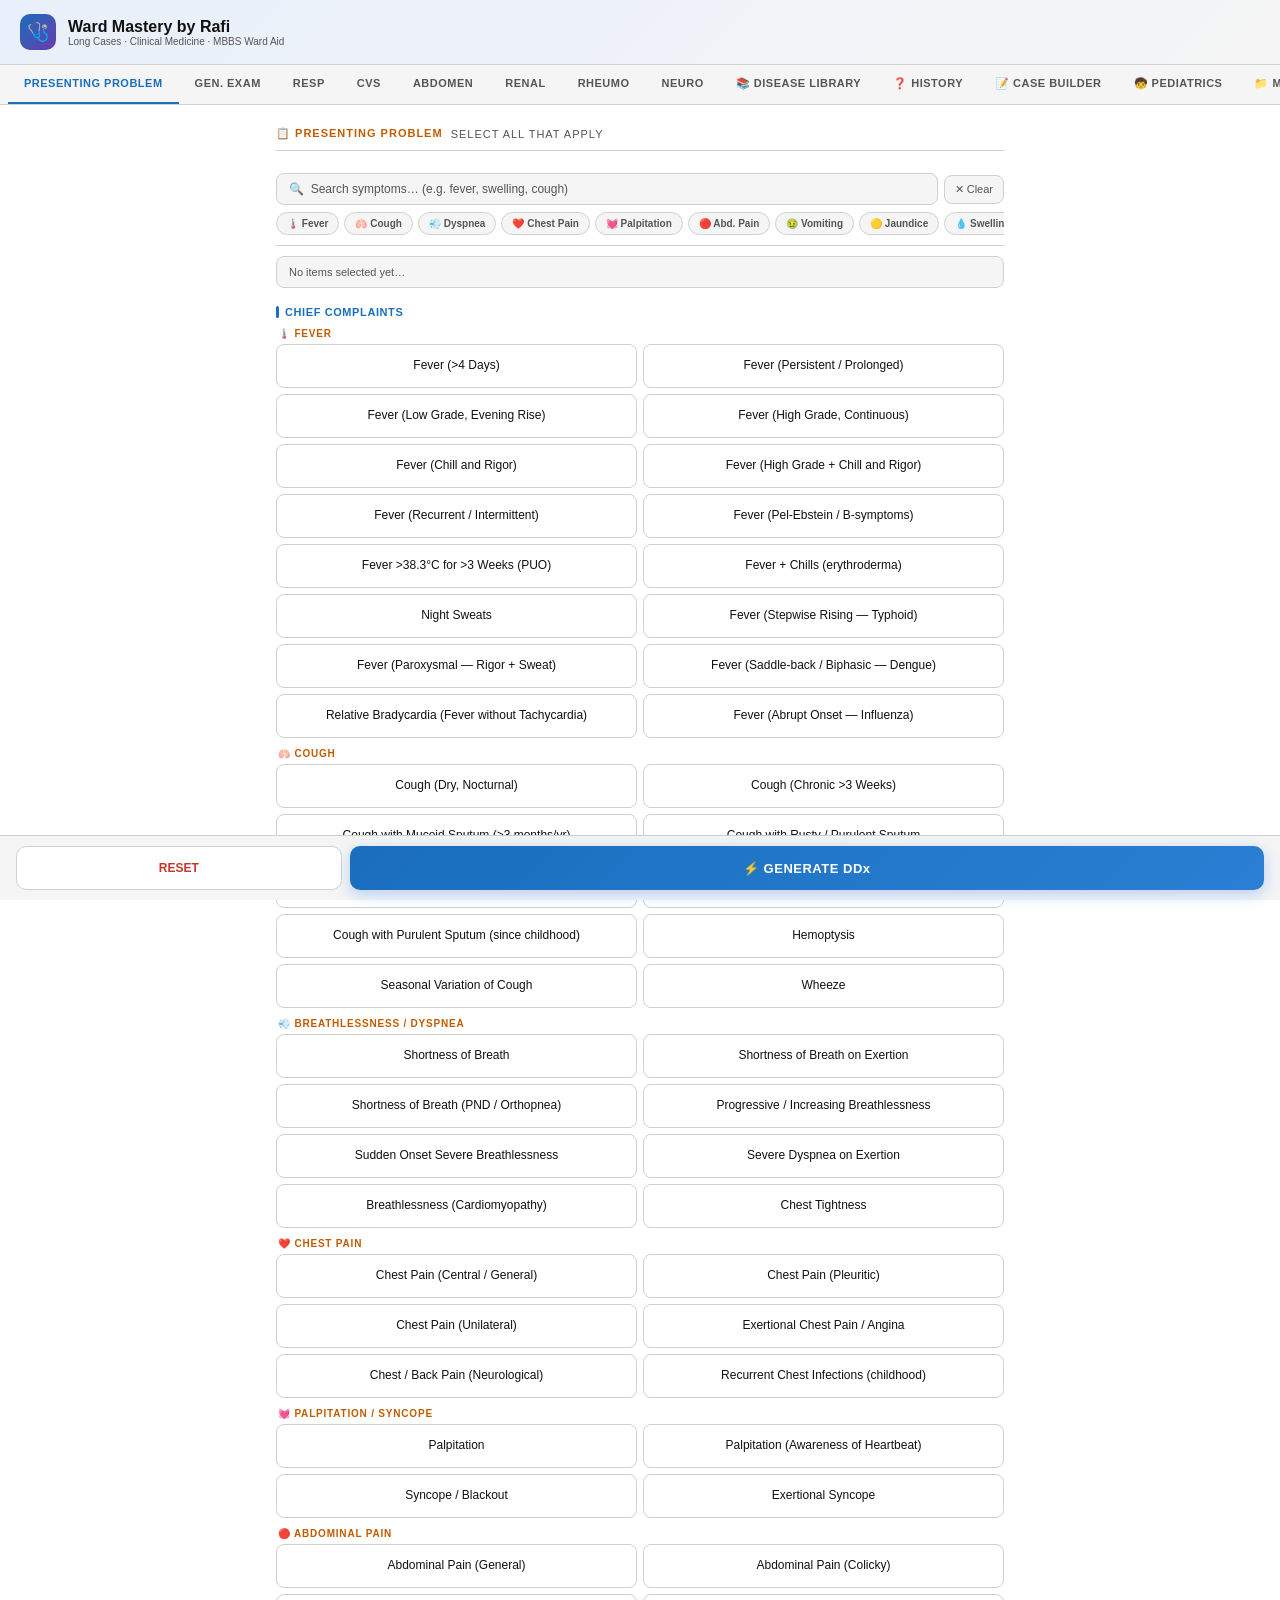
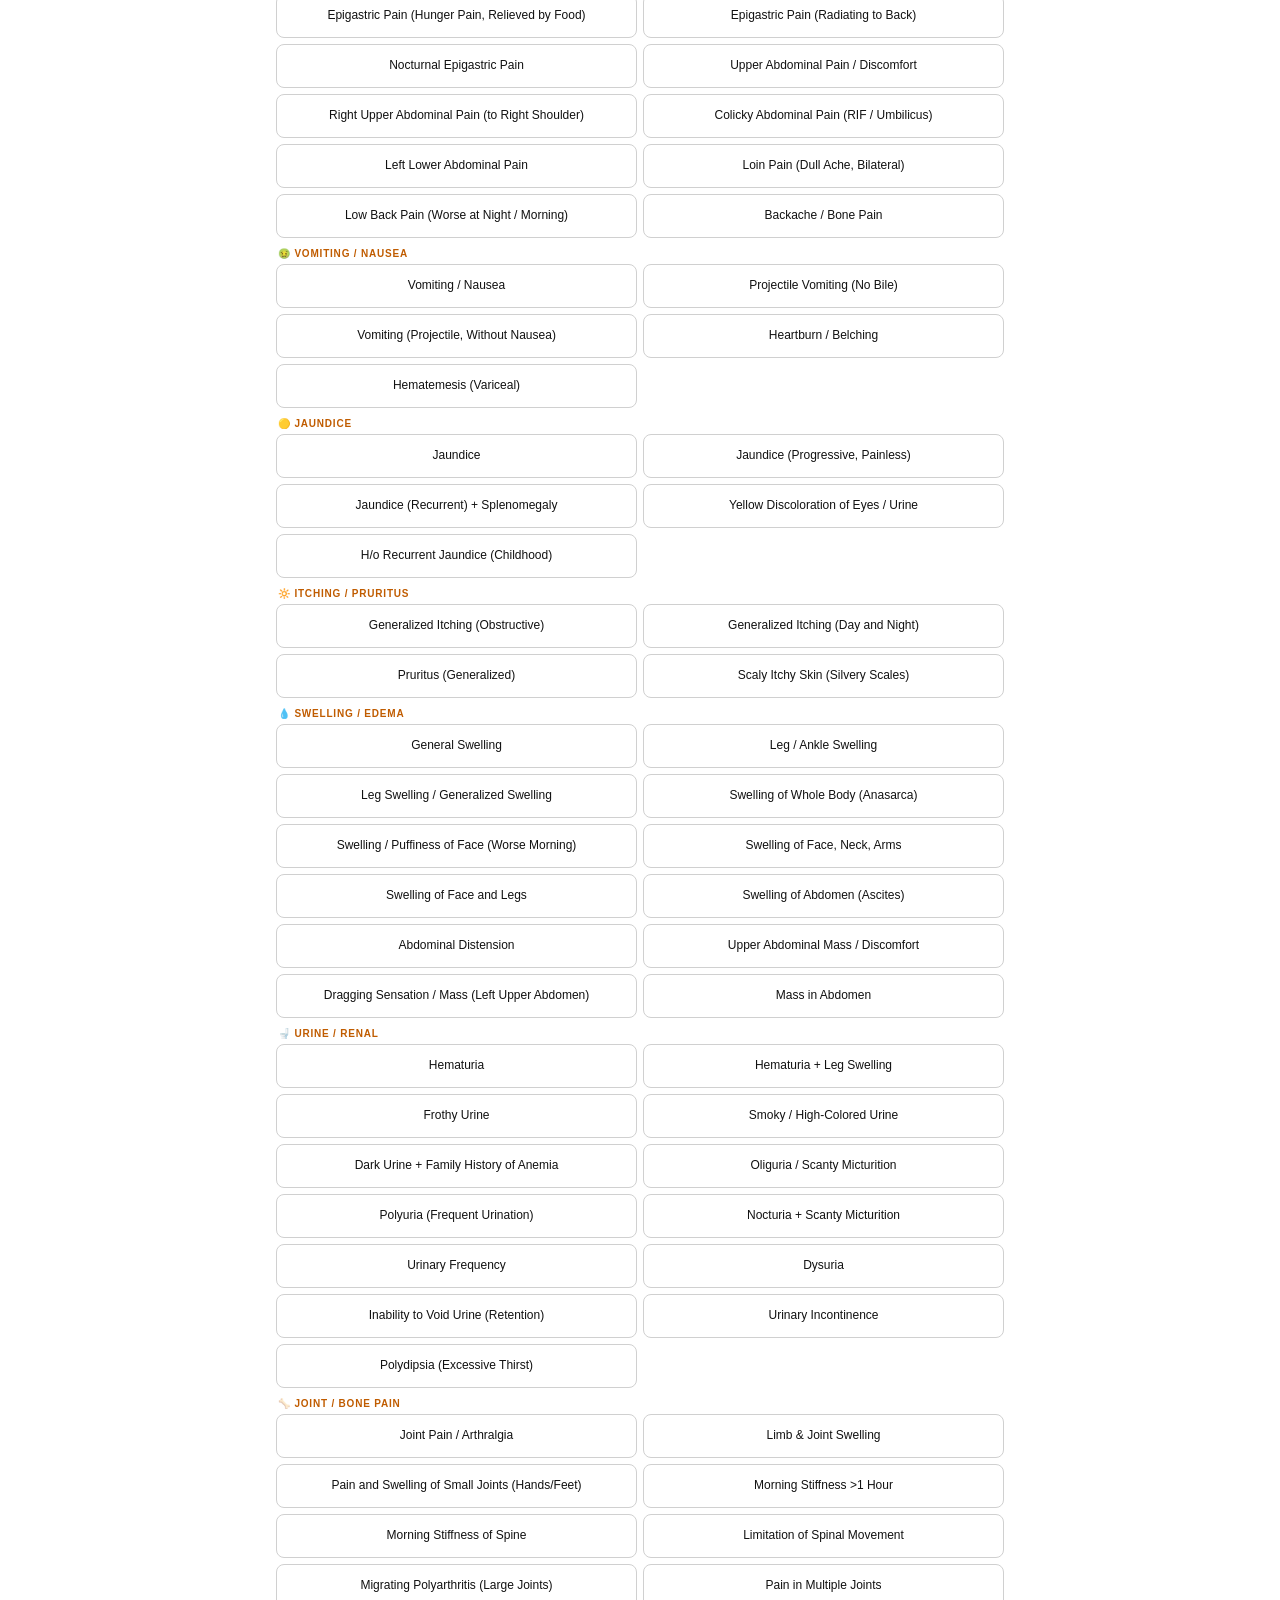
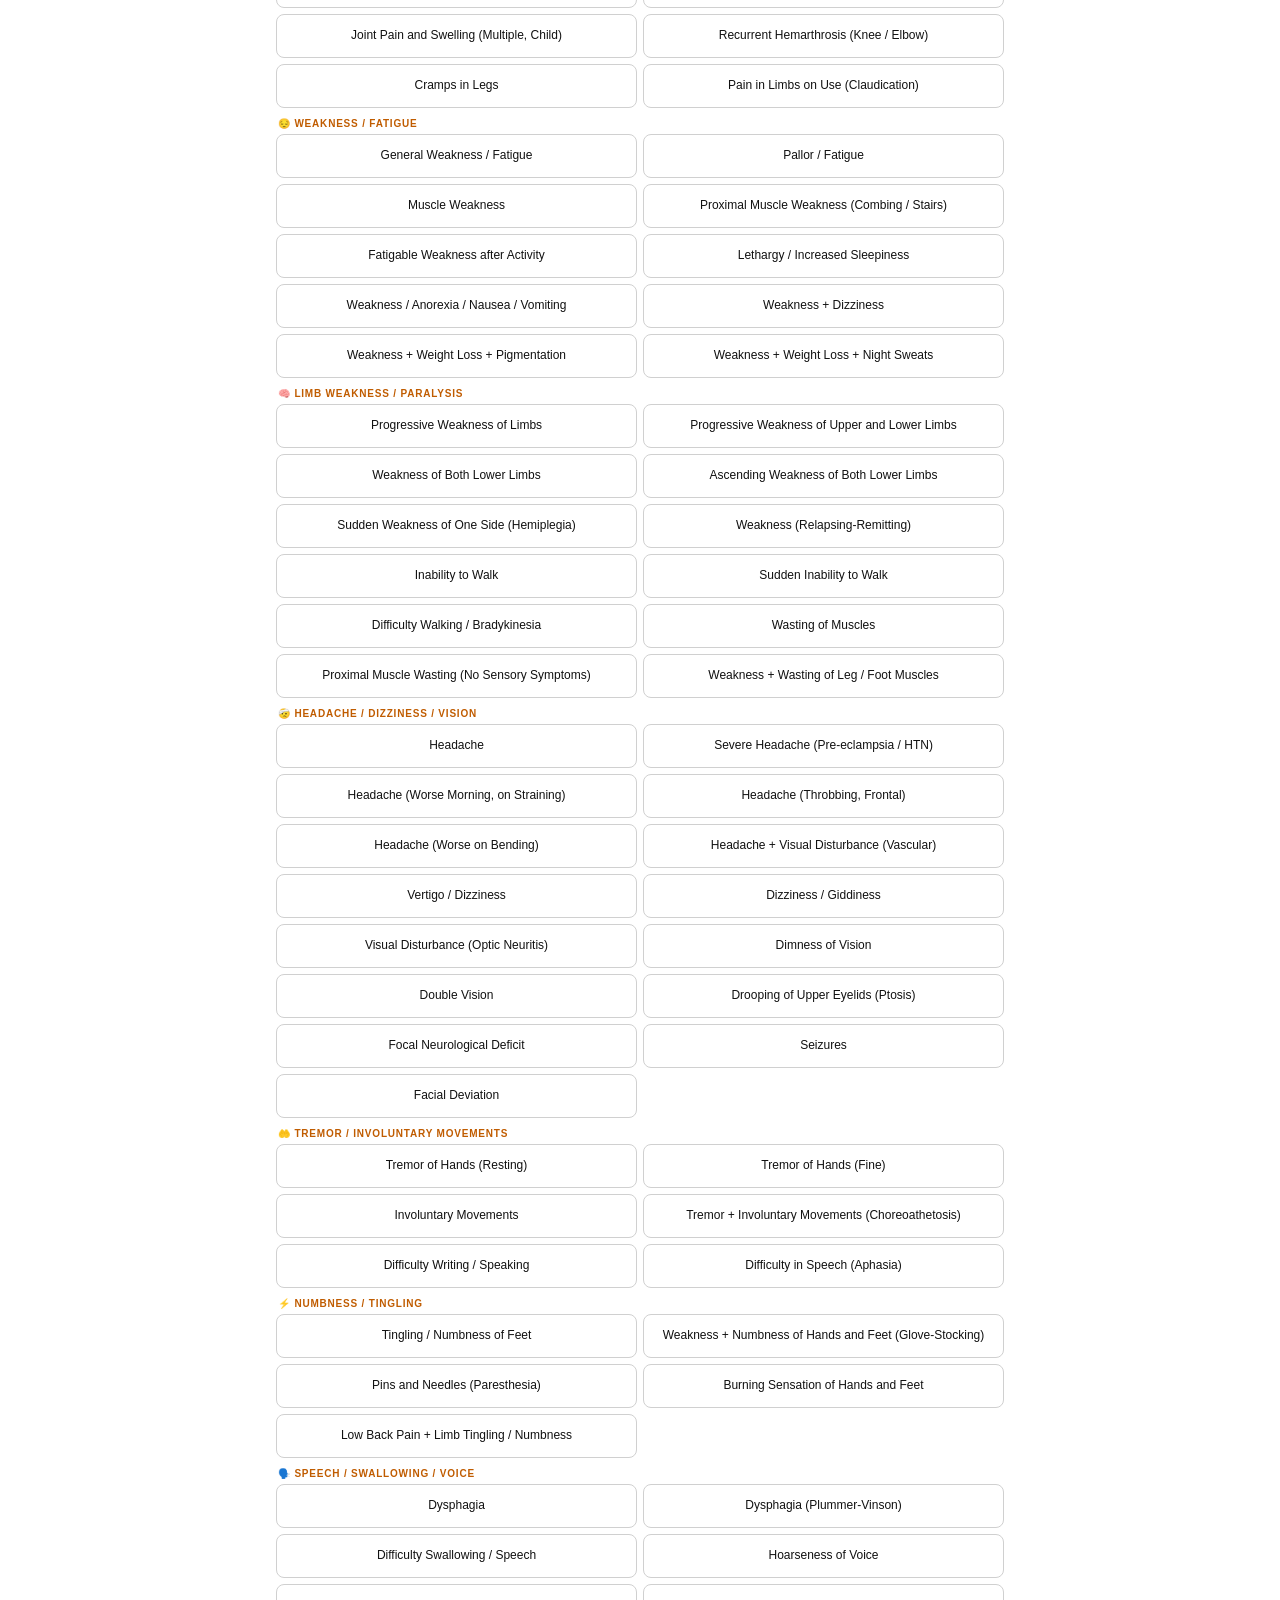
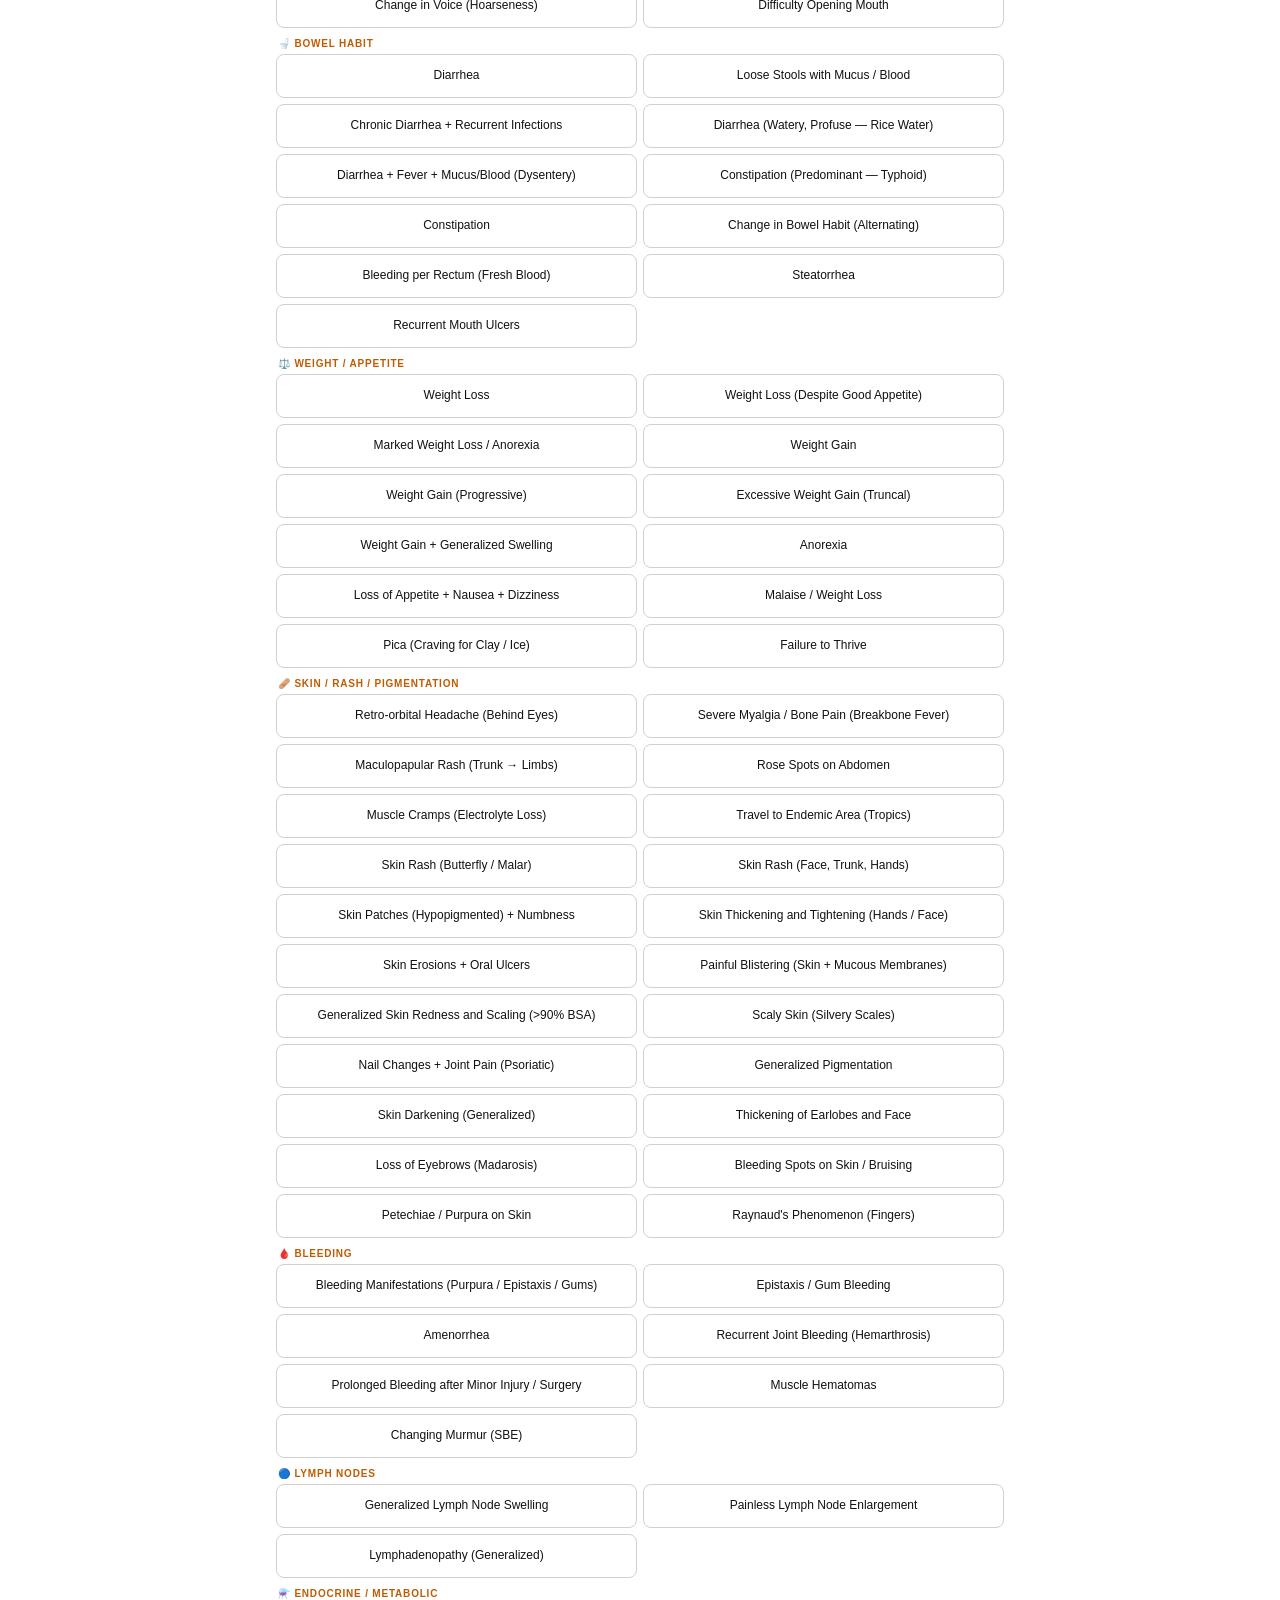
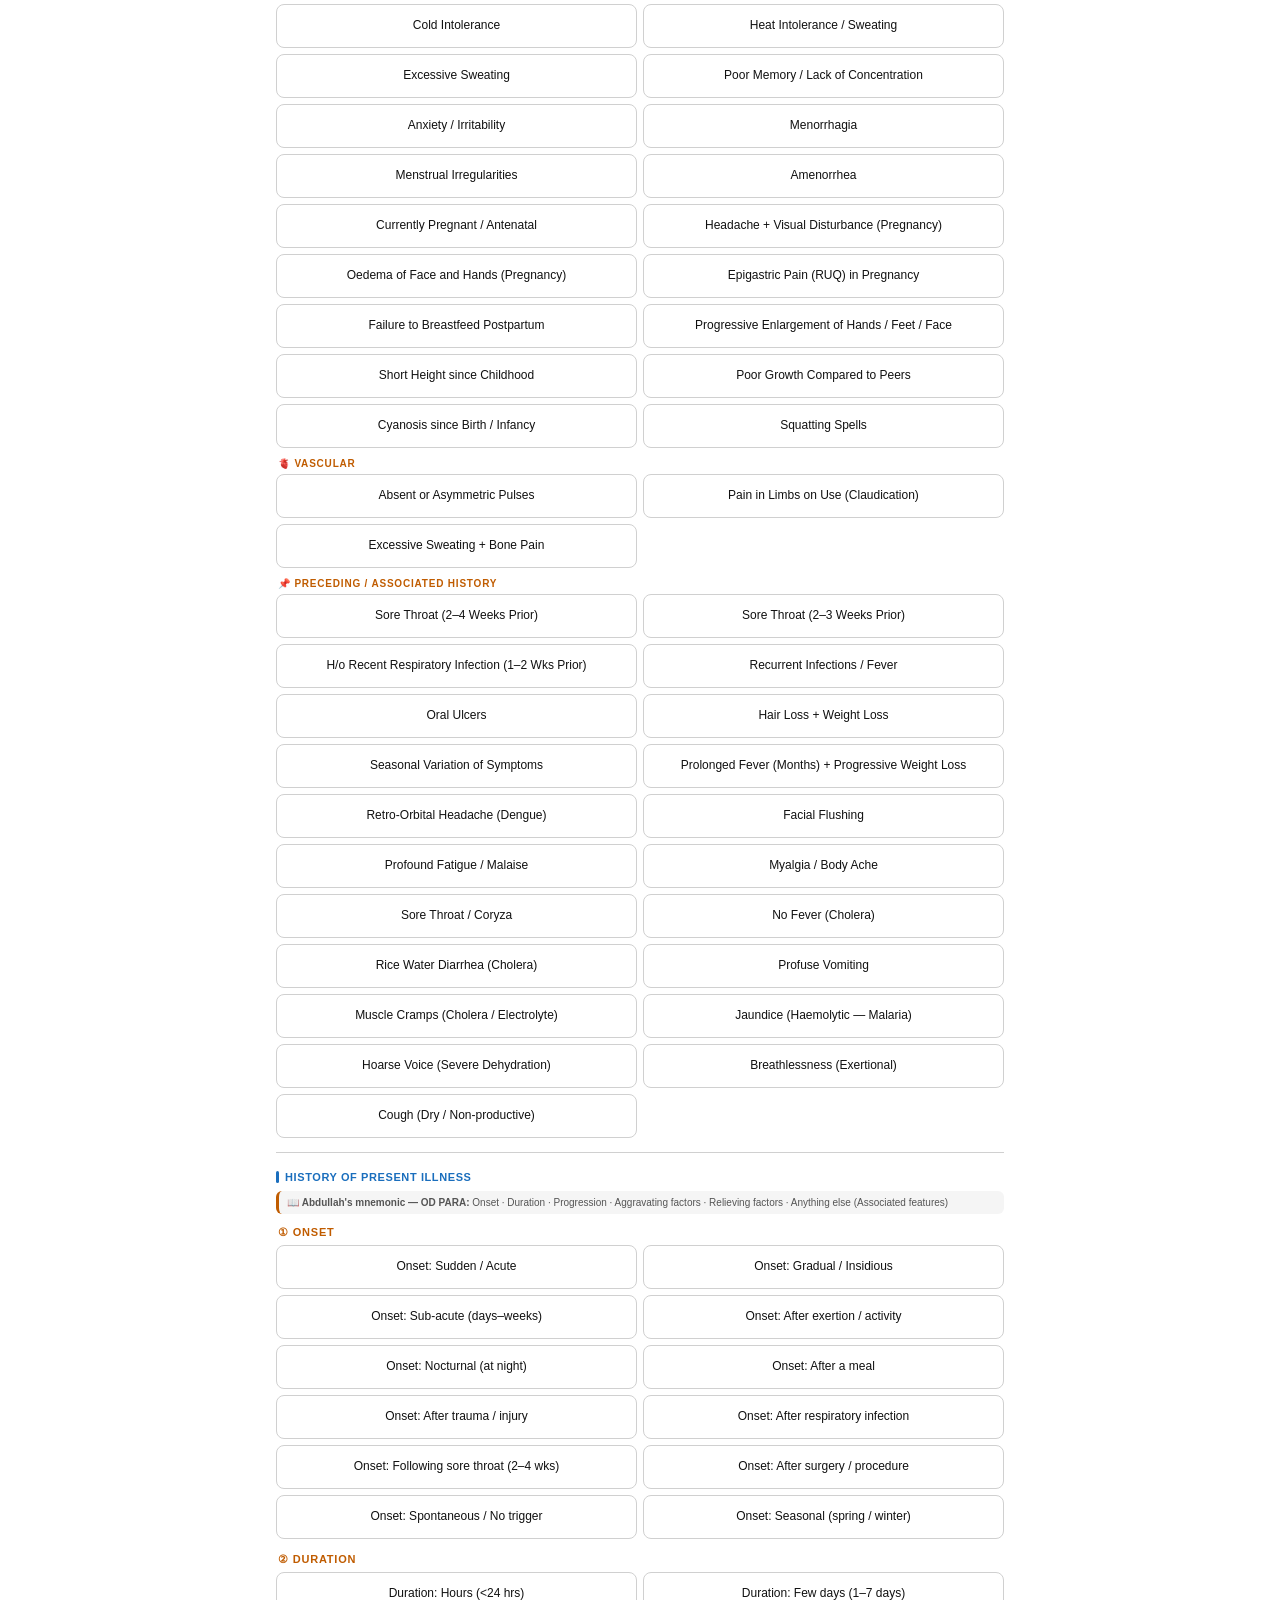
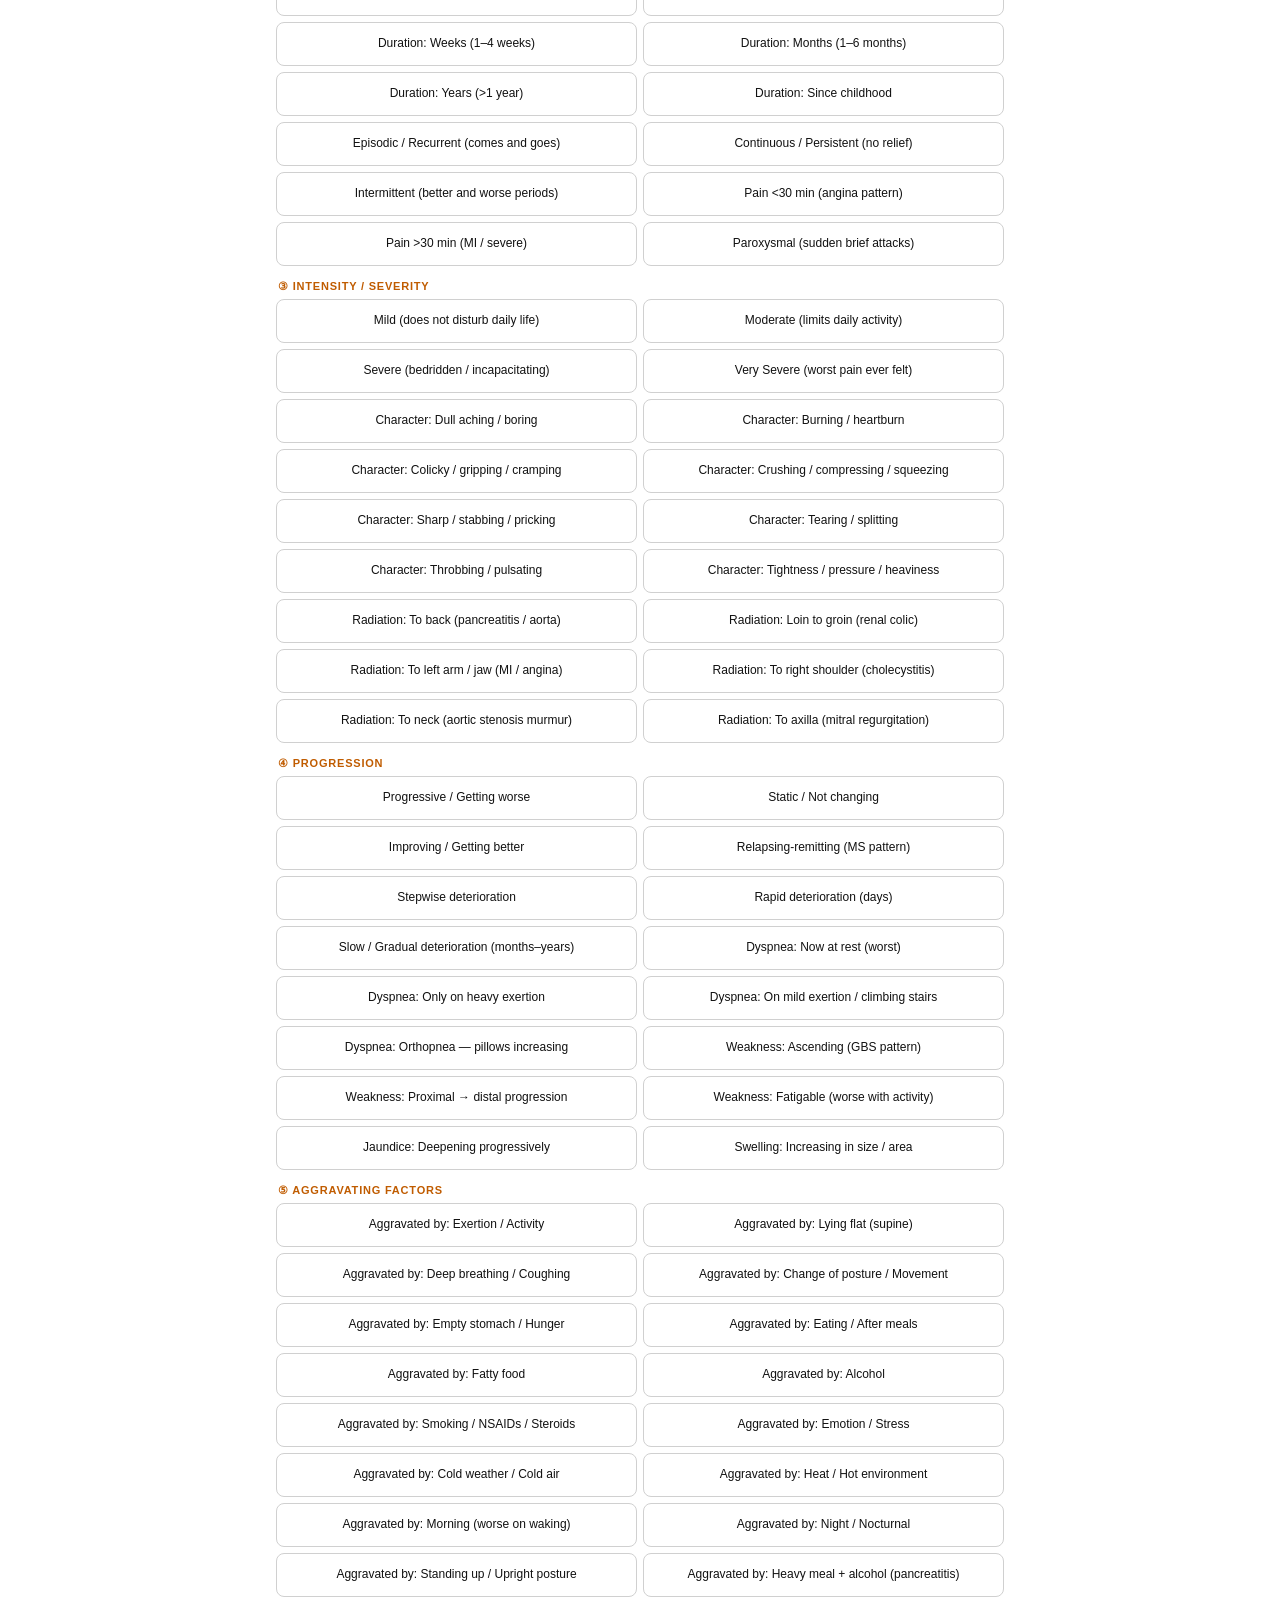
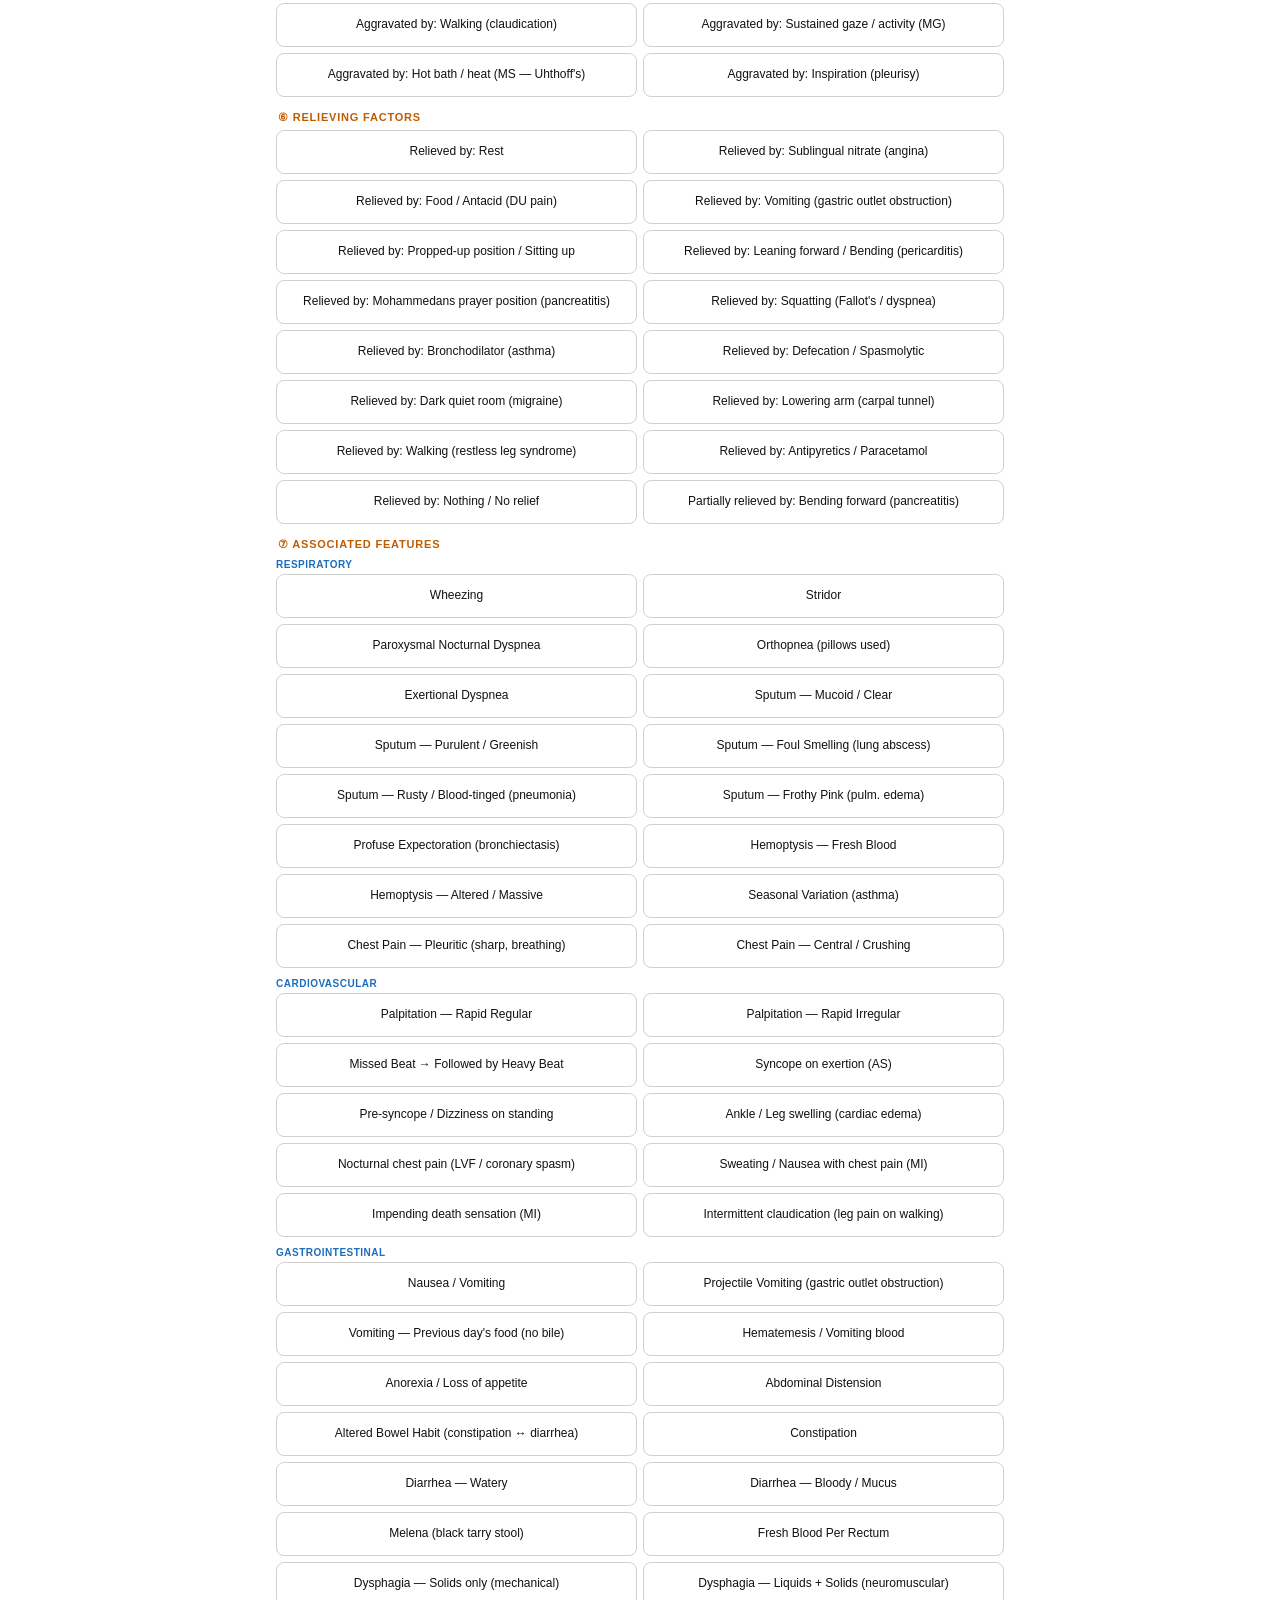
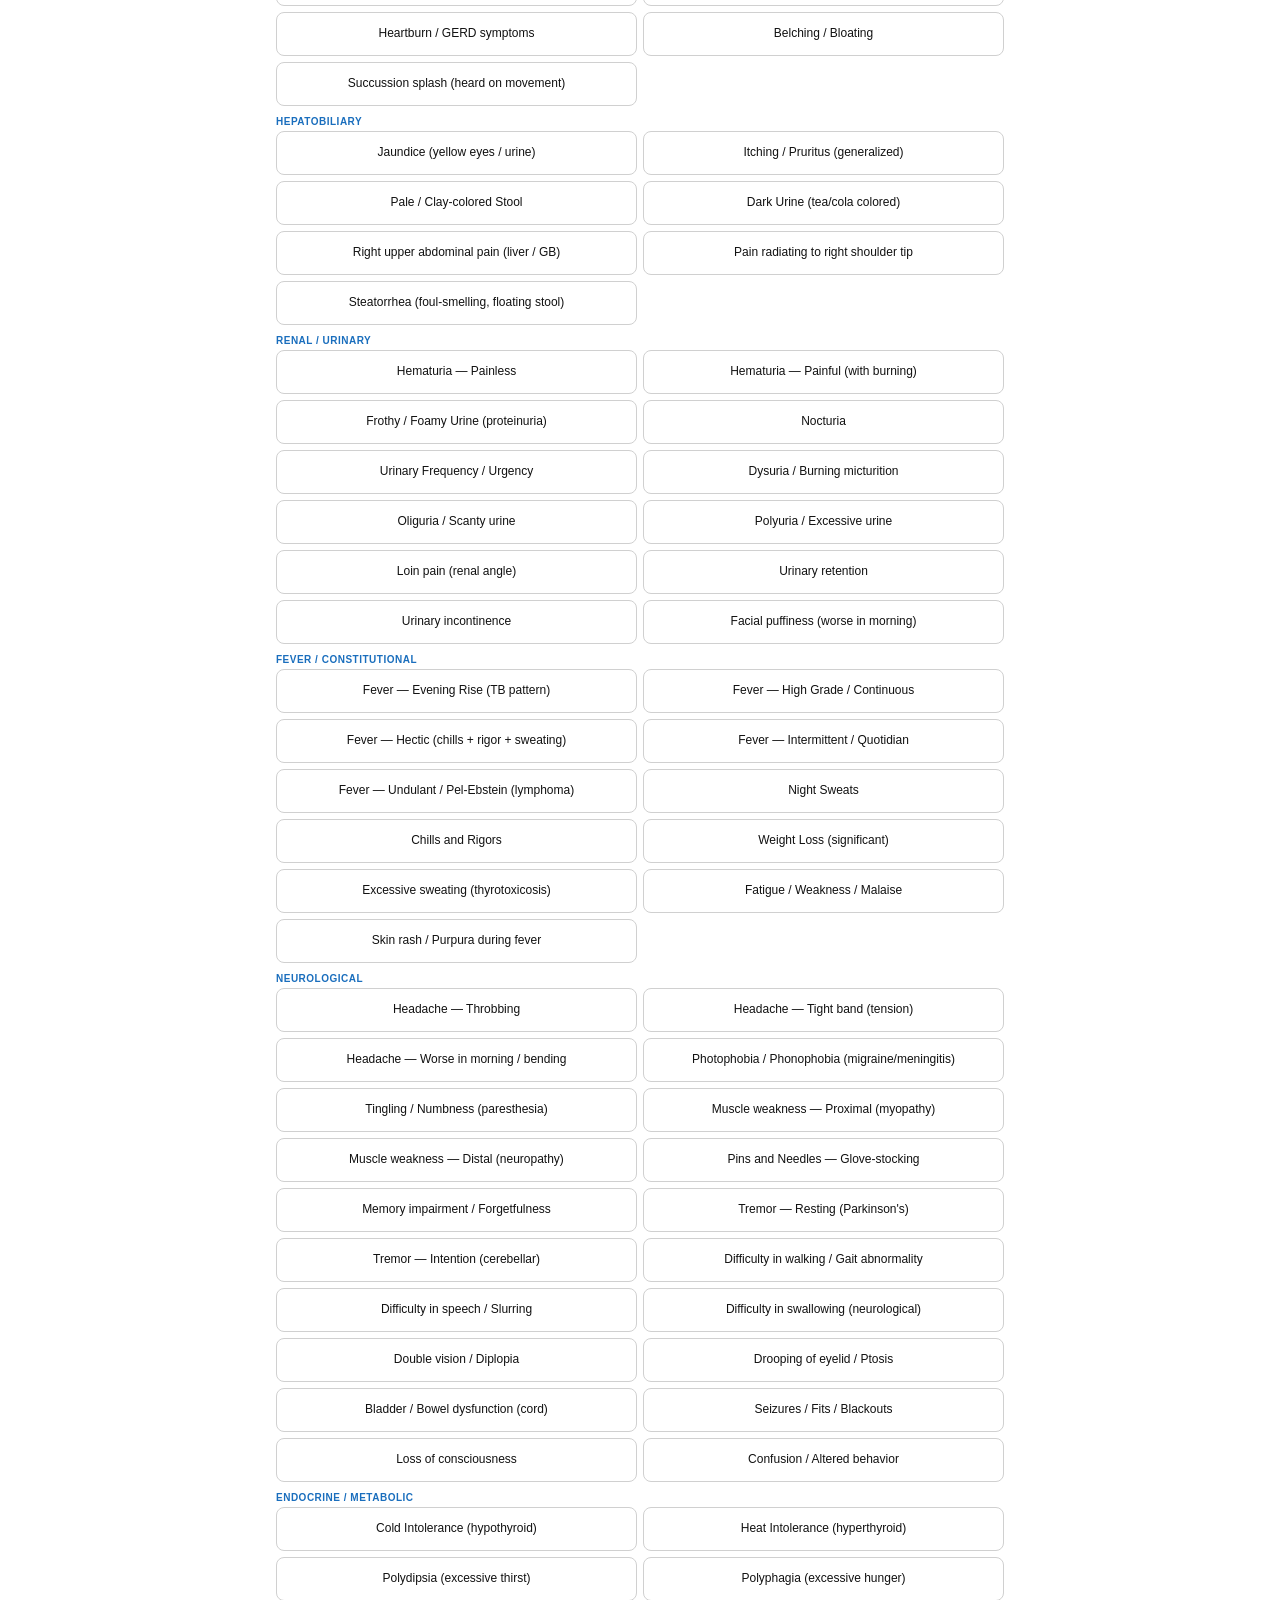
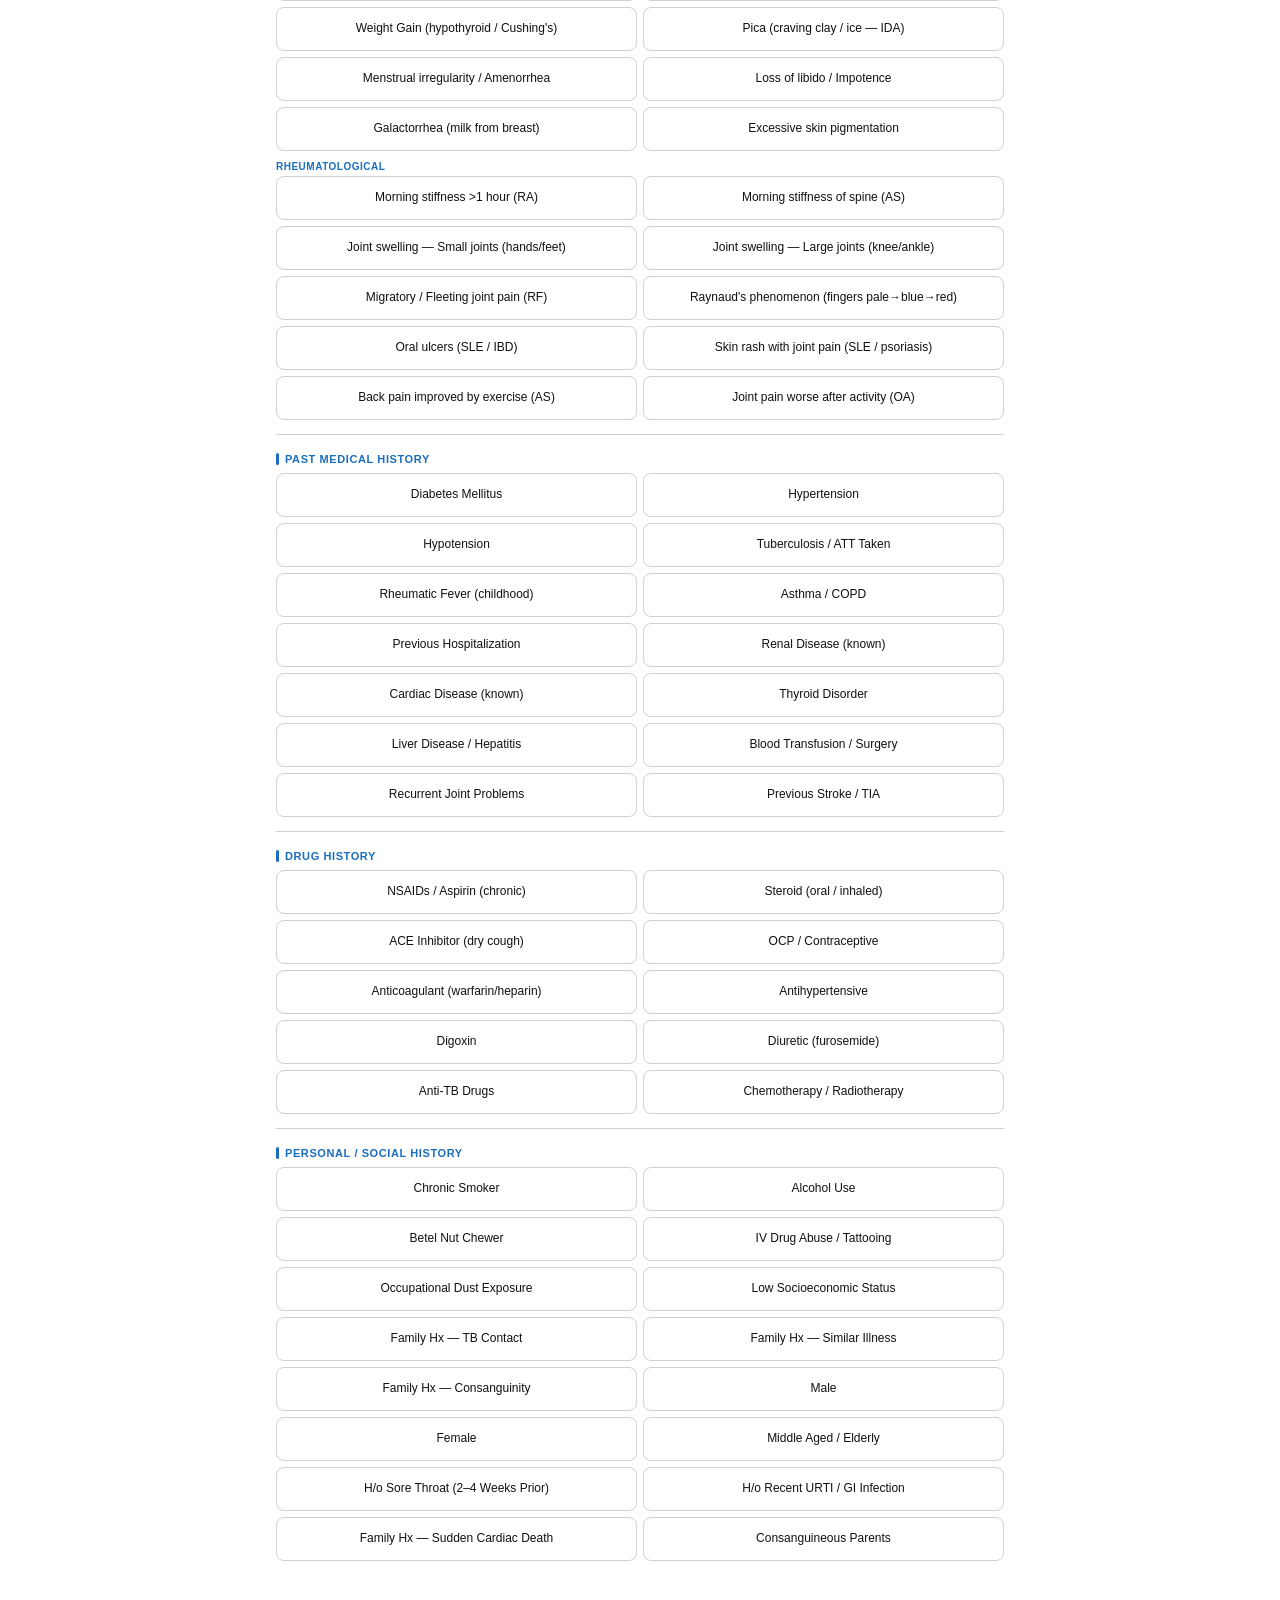
<file: app.html>
<!DOCTYPE html>
<html lang="en">
<head>
<meta charset="UTF-8">
<meta name="viewport" content="width=device-width, initial-scale=1.0">
<title>Ward Mastery — Clinical DDx App | MBBS Ward Aid</title>

<!-- SEO -->
<meta name="description" content="Free clinical differential diagnosis tool for MBBS students. Select findings, get ranked DDx. 100+ diseases across all systems. Built on Abdullah's long case method." />
<meta name="author" content="Md Rafi, Mugda Medical College" />
<link rel="canonical" href="https://wardmastery.com/app.html" />

<!-- Open Graph (WhatsApp / Facebook preview) -->
<meta property="og:type" content="website" />
<meta property="og:url" content="https://wardmastery.com/app.html" />
<meta property="og:title" content="Ward Mastery — Clinical DDx App" />
<meta property="og:description" content="Free differential diagnosis engine for MBBS ward rounds. 100+ diseases, weighted scoring, management data." />
<meta property="og:image" content="https://wardmastery.com/og-image.png" />
  <link rel="stylesheet" href="css/style.css">
</head>
<body>
<header>
  <div class="logo-mark">🩺</div>
  <div class="header-text">
    <h1>Ward Mastery by Rafi</h1>
    <p>Long Cases · Clinical Medicine · MBBS Ward Aid</p>
  </div>
  <div class="badge-count" id="totalBadge">0</div>
</header>

<div class="tabs-wrapper">
  <div class="tabs">
    <div class="tab active" onclick="showTab('hx',this)">
      Presenting Problem<div class="tab-dot" id="dot-hx"></div>
    </div>
    <div class="tab" onclick="showTab('gpe',this)">
      Gen. Exam<div class="tab-dot" id="dot-gpe"></div>
    </div>
    <div class="tab" onclick="showTab('resp',this)">
      Resp<div class="tab-dot" id="dot-resp"></div>
    </div>
    <div class="tab" onclick="showTab('cvs',this)">
      CVS<div class="tab-dot" id="dot-cvs"></div>
    </div>
    <div class="tab" onclick="showTab('abd',this)">
      Abdomen<div class="tab-dot" id="dot-abd"></div>
    </div>
    <div class="tab" onclick="showTab('renal',this)">
      Renal<div class="tab-dot" id="dot-renal"></div>
    </div>
    <div class="tab" onclick="showTab('rheum',this)">
      Rheumo<div class="tab-dot" id="dot-rheum"></div>
    </div>
    <div class="tab" onclick="showTab('neuro',this)">
      Neuro<div class="tab-dot" id="dot-neuro"></div>
    </div>
    <div class="tab" onclick="showTab('lib',this)">
      📚 Disease Library
    </div>
    <div class="tab" onclick="showTab('questions',this)">
      ❓ History
    </div>
    <div class="tab" onclick="showTab('casepres',this)">
      📝 Case Builder
    </div>
    <div class="tab" onclick="showTab('peds',this)">
      🧒 Pediatrics
    </div>
    <div class="tab" onclick="showTab('cases',this);renderCases()">
      📁 My Cases
    </div>
  </div>
</div>

<!-- ═══════════════ HISTORY TAB (Presenting Problem) ═══════════════ -->
<div class="section active" id="hx">
  <div class="sec-head">📋 Presenting Problem <span>Select all that apply</span></div>

  <!-- SYMPTOM QUICK-NAV + SEARCH -->
  <div class="hx-nav-wrap" id="hx-nav-wrap">
    <div class="hx-search-row">
      <input class="hx-search" id="hxSearch" type="text" 
        placeholder="🔍  Search symptoms… (e.g. fever, swelling, cough)"
        oninput="hxSearchFn(this.value)">
      <button class="hx-search-clear" onclick="hxClearSearch()">✕ Clear</button>
    </div>
    <div class="hx-nav-chips">
      <div class="hx-chip" onclick="hxJump('hx-fever')">🌡️ Fever</div>
      <div class="hx-chip" onclick="hxJump('hx-cough')">🫁 Cough</div>
      <div class="hx-chip" onclick="hxJump('hx-breath')">💨 Dyspnea</div>
      <div class="hx-chip" onclick="hxJump('hx-chest')">❤️ Chest Pain</div>
      <div class="hx-chip" onclick="hxJump('hx-palp')">💓 Palpitation</div>
      <div class="hx-chip" onclick="hxJump('hx-abd')">🔴 Abd. Pain</div>
      <div class="hx-chip" onclick="hxJump('hx-vomit')">🤢 Vomiting</div>
      <div class="hx-chip" onclick="hxJump('hx-jaund')">🟡 Jaundice</div>
      <div class="hx-chip" onclick="hxJump('hx-swell')">💧 Swelling</div>
      <div class="hx-chip" onclick="hxJump('hx-urine')">🚽 Urine</div>
      <div class="hx-chip" onclick="hxJump('hx-joint')">🦴 Joint</div>
      <div class="hx-chip" onclick="hxJump('hx-weak')">😔 Weakness</div>
      <div class="hx-chip" onclick="hxJump('hx-limb')">🧠 Neurology</div>
      <div class="hx-chip" onclick="hxJump('hx-head')">🤕 Headache</div>
      <div class="hx-chip" onclick="hxJump('hx-bowel')">🚽 Bowel</div>
      <div class="hx-chip" onclick="hxJump('hx-weight')">⚖️ Weight</div>
      <div class="hx-chip" onclick="hxJump('hx-skin')">🩹 Skin</div>
      <div class="hx-chip" onclick="hxJump('hx-bleed')">🩸 Bleeding</div>
      <div class="hx-chip" onclick="hxJump('hx-lymph')">🔵 Lymph</div>
      <div class="hx-chip" onclick="hxJump('hx-endo')">⚗️ Endocrine</div>
      <div class="hx-chip" onclick="hxJump('hx-vasc')">🫀 Vascular</div>
      <div class="hx-chip" onclick="hxJump('hx-past')">📌 Past Hx</div>
    </div>
  </div>

  <!-- Summary -->
  <div class="summary-bar" id="summary-hx">
    <span style="color:var(--muted);font-size:11px;">No items selected yet…</span>
  </div>

  <!-- Chief Complaints — Grouped by Symptom Cluster -->
  <div class="group-label">Chief Complaints</div>

  <!-- FEVER -->
  <div id="hx-fever" style="font-size:10px;font-weight:700;color:#c05c00;text-transform:uppercase;letter-spacing:0.8px;margin:10px 0 5px;padding-left:2px;">🌡️ Fever</div>
  <div class="grid-2 cat-cc" id="group-cc">
    <button class="btn" onclick="tog(this,'cc')">Fever (>4 Days)</button>
    <button class="btn" onclick="tog(this,'cc')">Fever (Persistent / Prolonged)</button>
    <button class="btn" onclick="tog(this,'cc')">Fever (Low Grade, Evening Rise)</button>
    <button class="btn" onclick="tog(this,'cc')">Fever (High Grade, Continuous)</button>
    <button class="btn" onclick="tog(this,'cc')">Fever (Chill and Rigor)</button>
    <button class="btn" onclick="tog(this,'cc')">Fever (High Grade + Chill and Rigor)</button>
    <button class="btn" onclick="tog(this,'cc')">Fever (Recurrent / Intermittent)</button>
    <button class="btn" onclick="tog(this,'cc')">Fever (Pel-Ebstein / B-symptoms)</button>
    <button class="btn" onclick="tog(this,'cc')">Fever &gt;38.3°C for &gt;3 Weeks (PUO)</button>
    <button class="btn" onclick="tog(this,'cc')">Fever + Chills (erythroderma)</button>
    <button class="btn" onclick="tog(this,'cc')">Night Sweats</button>
    <button class="btn" onclick="tog(this,'cc')">Fever (Stepwise Rising — Typhoid)</button>
    <button class="btn" onclick="tog(this,'cc')">Fever (Paroxysmal — Rigor + Sweat)</button>
    <button class="btn" onclick="tog(this,'cc')">Fever (Saddle-back / Biphasic — Dengue)</button>
    <button class="btn" onclick="tog(this,'cc')">Relative Bradycardia (Fever without Tachycardia)</button>
    <button class="btn" onclick="tog(this,'cc')">Fever (Abrupt Onset — Influenza)</button>
  </div>

  <!-- COUGH -->
  <div id="hx-cough" style="font-size:10px;font-weight:700;color:#c05c00;text-transform:uppercase;letter-spacing:0.8px;margin:10px 0 5px;padding-left:2px;">🫁 Cough</div>
  <div class="grid-2 cat-cc">
    <button class="btn" onclick="tog(this,'cc')">Cough (Dry, Nocturnal)</button>
    <button class="btn" onclick="tog(this,'cc')">Cough (Chronic &gt;3 Weeks)</button>
    <button class="btn" onclick="tog(this,'cc')">Cough with Mucoid Sputum (&gt;3 months/yr)</button>
    <button class="btn" onclick="tog(this,'cc')">Cough with Rusty / Purulent Sputum</button>
    <button class="btn" onclick="tog(this,'cc')">Cough (Foul-Smelling Purulent Sputum)</button>
    <button class="btn" onclick="tog(this,'cc')">Cough with Dark Foul-Smelling Sputum</button>
    <button class="btn" onclick="tog(this,'cc')">Cough with Purulent Sputum (since childhood)</button>
    <button class="btn" onclick="tog(this,'cc')">Hemoptysis</button>
    <button class="btn" onclick="tog(this,'cc')">Seasonal Variation of Cough</button>
    <button class="btn" onclick="tog(this,'cc')">Wheeze</button>
  </div>

  <!-- BREATHLESSNESS / DYSPNEA -->
  <div id="hx-breath" style="font-size:10px;font-weight:700;color:#c05c00;text-transform:uppercase;letter-spacing:0.8px;margin:10px 0 5px;padding-left:2px;">💨 Breathlessness / Dyspnea</div>
  <div class="grid-2 cat-cc">
    <button class="btn" onclick="tog(this,'cc')">Shortness of Breath</button>
    <button class="btn" onclick="tog(this,'cc')">Shortness of Breath on Exertion</button>
    <button class="btn" onclick="tog(this,'cc')">Shortness of Breath (PND / Orthopnea)</button>
    <button class="btn" onclick="tog(this,'cc')">Progressive / Increasing Breathlessness</button>
    <button class="btn" onclick="tog(this,'cc')">Sudden Onset Severe Breathlessness</button>
    <button class="btn" onclick="tog(this,'cc')">Severe Dyspnea on Exertion</button>
    <button class="btn" onclick="tog(this,'cc')">Breathlessness (Cardiomyopathy)</button>
    <button class="btn" onclick="tog(this,'cc')">Chest Tightness</button>
  </div>

  <!-- CHEST PAIN -->
  <div id="hx-chest" style="font-size:10px;font-weight:700;color:#c05c00;text-transform:uppercase;letter-spacing:0.8px;margin:10px 0 5px;padding-left:2px;">❤️ Chest Pain</div>
  <div class="grid-2 cat-cc">
    <button class="btn" onclick="tog(this,'cc')">Chest Pain (Central / General)</button>
    <button class="btn" onclick="tog(this,'cc')">Chest Pain (Pleuritic)</button>
    <button class="btn" onclick="tog(this,'cc')">Chest Pain (Unilateral)</button>
    <button class="btn" onclick="tog(this,'cc')">Exertional Chest Pain / Angina</button>
    <button class="btn" onclick="tog(this,'cc')">Chest / Back Pain (Neurological)</button>
    <button class="btn" onclick="tog(this,'cc')">Recurrent Chest Infections (childhood)</button>
  </div>

  <!-- PALPITATION / SYNCOPE -->
  <div id="hx-palp" style="font-size:10px;font-weight:700;color:#c05c00;text-transform:uppercase;letter-spacing:0.8px;margin:10px 0 5px;padding-left:2px;">💓 Palpitation / Syncope</div>
  <div class="grid-2 cat-cc">
    <button class="btn" onclick="tog(this,'cc')">Palpitation</button>
    <button class="btn" onclick="tog(this,'cc')">Palpitation (Awareness of Heartbeat)</button>
    <button class="btn" onclick="tog(this,'cc')">Syncope / Blackout</button>
    <button class="btn" onclick="tog(this,'cc')">Exertional Syncope</button>
  </div>

  <!-- ABDOMINAL PAIN -->
  <div id="hx-abd" style="font-size:10px;font-weight:700;color:#c05c00;text-transform:uppercase;letter-spacing:0.8px;margin:10px 0 5px;padding-left:2px;">🔴 Abdominal Pain</div>
  <div class="grid-2 cat-cc">
    <button class="btn" onclick="tog(this,'cc')">Abdominal Pain (General)</button>
    <button class="btn" onclick="tog(this,'cc')">Abdominal Pain (Colicky)</button>
    <button class="btn" onclick="tog(this,'cc')">Epigastric Pain (Hunger Pain, Relieved by Food)</button>
    <button class="btn" onclick="tog(this,'cc')">Epigastric Pain (Radiating to Back)</button>
    <button class="btn" onclick="tog(this,'cc')">Nocturnal Epigastric Pain</button>
    <button class="btn" onclick="tog(this,'cc')">Upper Abdominal Pain / Discomfort</button>
    <button class="btn" onclick="tog(this,'cc')">Right Upper Abdominal Pain (to Right Shoulder)</button>
    <button class="btn" onclick="tog(this,'cc')">Colicky Abdominal Pain (RIF / Umbilicus)</button>
    <button class="btn" onclick="tog(this,'cc')">Left Lower Abdominal Pain</button>
    <button class="btn" onclick="tog(this,'cc')">Loin Pain (Dull Ache, Bilateral)</button>
    <button class="btn" onclick="tog(this,'cc')">Low Back Pain (Worse at Night / Morning)</button>
    <button class="btn" onclick="tog(this,'cc')">Backache / Bone Pain</button>
  </div>

  <!-- VOMITING / NAUSEA -->
  <div id="hx-vomit" style="font-size:10px;font-weight:700;color:#c05c00;text-transform:uppercase;letter-spacing:0.8px;margin:10px 0 5px;padding-left:2px;">🤢 Vomiting / Nausea</div>
  <div class="grid-2 cat-cc">
    <button class="btn" onclick="tog(this,'cc')">Vomiting / Nausea</button>
    <button class="btn" onclick="tog(this,'cc')">Projectile Vomiting (No Bile)</button>
    <button class="btn" onclick="tog(this,'cc')">Vomiting (Projectile, Without Nausea)</button>
    <button class="btn" onclick="tog(this,'cc')">Heartburn / Belching</button>
    <button class="btn" onclick="tog(this,'cc')">Hematemesis (Variceal)</button>
  </div>

  <!-- JAUNDICE / LIVER -->
  <div id="hx-jaund" style="font-size:10px;font-weight:700;color:#c05c00;text-transform:uppercase;letter-spacing:0.8px;margin:10px 0 5px;padding-left:2px;">🟡 Jaundice</div>
  <div class="grid-2 cat-cc">
    <button class="btn" onclick="tog(this,'cc')">Jaundice</button>
    <button class="btn" onclick="tog(this,'cc')">Jaundice (Progressive, Painless)</button>
    <button class="btn" onclick="tog(this,'cc')">Jaundice (Recurrent) + Splenomegaly</button>
    <button class="btn" onclick="tog(this,'cc')">Yellow Discoloration of Eyes / Urine</button>
    <button class="btn" onclick="tog(this,'cc')">H/o Recurrent Jaundice (Childhood)</button>
  </div>

  <!-- ITCHING -->
  <div id="hx-itch" style="font-size:10px;font-weight:700;color:#c05c00;text-transform:uppercase;letter-spacing:0.8px;margin:10px 0 5px;padding-left:2px;">🔆 Itching / Pruritus</div>
  <div class="grid-2 cat-cc">
    <button class="btn" onclick="tog(this,'cc')">Generalized Itching (Obstructive)</button>
    <button class="btn" onclick="tog(this,'cc')">Generalized Itching (Day and Night)</button>
    <button class="btn" onclick="tog(this,'cc')">Pruritus (Generalized)</button>
    <button class="btn" onclick="tog(this,'cc')">Scaly Itchy Skin (Silvery Scales)</button>
  </div>

  <!-- SWELLING / EDEMA -->
  <div id="hx-swell" style="font-size:10px;font-weight:700;color:#c05c00;text-transform:uppercase;letter-spacing:0.8px;margin:10px 0 5px;padding-left:2px;">💧 Swelling / Edema</div>
  <div class="grid-2 cat-cc">
    <button class="btn" onclick="tog(this,'cc')">General Swelling</button>
    <button class="btn" onclick="tog(this,'cc')">Leg / Ankle Swelling</button>
    <button class="btn" onclick="tog(this,'cc')">Leg Swelling / Generalized Swelling</button>
    <button class="btn" onclick="tog(this,'cc')">Swelling of Whole Body (Anasarca)</button>
    <button class="btn" onclick="tog(this,'cc')">Swelling / Puffiness of Face (Worse Morning)</button>
    <button class="btn" onclick="tog(this,'cc')">Swelling of Face, Neck, Arms</button>
    <button class="btn" onclick="tog(this,'cc')">Swelling of Face and Legs</button>
    <button class="btn" onclick="tog(this,'cc')">Swelling of Abdomen (Ascites)</button>
    <button class="btn" onclick="tog(this,'cc')">Abdominal Distension</button>
    <button class="btn" onclick="tog(this,'cc')">Upper Abdominal Mass / Discomfort</button>
    <button class="btn" onclick="tog(this,'cc')">Dragging Sensation / Mass (Left Upper Abdomen)</button>
    <button class="btn" onclick="tog(this,'cc')">Mass in Abdomen</button>
  </div>

  <!-- URINE / RENAL -->
  <div id="hx-urine" style="font-size:10px;font-weight:700;color:#c05c00;text-transform:uppercase;letter-spacing:0.8px;margin:10px 0 5px;padding-left:2px;">🚽 Urine / Renal</div>
  <div class="grid-2 cat-cc">
    <button class="btn" onclick="tog(this,'cc')">Hematuria</button>
    <button class="btn" onclick="tog(this,'cc')">Hematuria + Leg Swelling</button>
    <button class="btn" onclick="tog(this,'cc')">Frothy Urine</button>
    <button class="btn" onclick="tog(this,'cc')">Smoky / High-Colored Urine</button>
    <button class="btn" onclick="tog(this,'cc')">Dark Urine + Family History of Anemia</button>
    <button class="btn" onclick="tog(this,'cc')">Oliguria / Scanty Micturition</button>
    <button class="btn" onclick="tog(this,'cc')">Polyuria (Frequent Urination)</button>
    <button class="btn" onclick="tog(this,'cc')">Nocturia + Scanty Micturition</button>
    <button class="btn" onclick="tog(this,'cc')">Urinary Frequency</button>
    <button class="btn" onclick="tog(this,'cc')">Dysuria</button>
    <button class="btn" onclick="tog(this,'cc')">Inability to Void Urine (Retention)</button>
    <button class="btn" onclick="tog(this,'cc')">Urinary Incontinence</button>
    <button class="btn" onclick="tog(this,'cc')">Polydipsia (Excessive Thirst)</button>
  </div>

  <!-- JOINT / BONE PAIN -->
  <div id="hx-joint" style="font-size:10px;font-weight:700;color:#c05c00;text-transform:uppercase;letter-spacing:0.8px;margin:10px 0 5px;padding-left:2px;">🦴 Joint / Bone Pain</div>
  <div class="grid-2 cat-cc">
    <button class="btn" onclick="tog(this,'cc')">Joint Pain / Arthralgia</button>
    <button class="btn" onclick="tog(this,'cc')">Limb &amp; Joint Swelling</button>
    <button class="btn" onclick="tog(this,'cc')">Pain and Swelling of Small Joints (Hands/Feet)</button>
    <button class="btn" onclick="tog(this,'cc')">Morning Stiffness &gt;1 Hour</button>
    <button class="btn" onclick="tog(this,'cc')">Morning Stiffness of Spine</button>
    <button class="btn" onclick="tog(this,'cc')">Limitation of Spinal Movement</button>
    <button class="btn" onclick="tog(this,'cc')">Migrating Polyarthritis (Large Joints)</button>
    <button class="btn" onclick="tog(this,'cc')">Pain in Multiple Joints</button>
    <button class="btn" onclick="tog(this,'cc')">Joint Pain and Swelling (Multiple, Child)</button>
    <button class="btn" onclick="tog(this,'cc')">Recurrent Hemarthrosis (Knee / Elbow)</button>
    <button class="btn" onclick="tog(this,'cc')">Cramps in Legs</button>
    <button class="btn" onclick="tog(this,'cc')">Pain in Limbs on Use (Claudication)</button>
  </div>

  <!-- WEAKNESS / FATIGUE -->
  <div id="hx-weak" style="font-size:10px;font-weight:700;color:#c05c00;text-transform:uppercase;letter-spacing:0.8px;margin:10px 0 5px;padding-left:2px;">😔 Weakness / Fatigue</div>
  <div class="grid-2 cat-cc">
    <button class="btn" onclick="tog(this,'cc')">General Weakness / Fatigue</button>
    <button class="btn" onclick="tog(this,'cc')">Pallor / Fatigue</button>
    <button class="btn" onclick="tog(this,'cc')">Muscle Weakness</button>
    <button class="btn" onclick="tog(this,'cc')">Proximal Muscle Weakness (Combing / Stairs)</button>
    <button class="btn" onclick="tog(this,'cc')">Fatigable Weakness after Activity</button>
    <button class="btn" onclick="tog(this,'cc')">Lethargy / Increased Sleepiness</button>
    <button class="btn" onclick="tog(this,'cc')">Weakness / Anorexia / Nausea / Vomiting</button>
    <button class="btn" onclick="tog(this,'cc')">Weakness + Dizziness</button>
    <button class="btn" onclick="tog(this,'cc')">Weakness + Weight Loss + Pigmentation</button>
    <button class="btn" onclick="tog(this,'cc')">Weakness + Weight Loss + Night Sweats</button>
  </div>

  <!-- LIMB WEAKNESS / NEUROLOGICAL MOTOR -->
  <div id="hx-limb" style="font-size:10px;font-weight:700;color:#c05c00;text-transform:uppercase;letter-spacing:0.8px;margin:10px 0 5px;padding-left:2px;">🧠 Limb Weakness / Paralysis</div>
  <div class="grid-2 cat-cc">
    <button class="btn" onclick="tog(this,'cc')">Progressive Weakness of Limbs</button>
    <button class="btn" onclick="tog(this,'cc')">Progressive Weakness of Upper and Lower Limbs</button>
    <button class="btn" onclick="tog(this,'cc')">Weakness of Both Lower Limbs</button>
    <button class="btn" onclick="tog(this,'cc')">Ascending Weakness of Both Lower Limbs</button>
    <button class="btn" onclick="tog(this,'cc')">Sudden Weakness of One Side (Hemiplegia)</button>
    <button class="btn" onclick="tog(this,'cc')">Weakness (Relapsing-Remitting)</button>
    <button class="btn" onclick="tog(this,'cc')">Inability to Walk</button>
    <button class="btn" onclick="tog(this,'cc')">Sudden Inability to Walk</button>
    <button class="btn" onclick="tog(this,'cc')">Difficulty Walking / Bradykinesia</button>
    <button class="btn" onclick="tog(this,'cc')">Wasting of Muscles</button>
    <button class="btn" onclick="tog(this,'cc')">Proximal Muscle Wasting (No Sensory Symptoms)</button>
    <button class="btn" onclick="tog(this,'cc')">Weakness + Wasting of Leg / Foot Muscles</button>
  </div>

  <!-- HEADACHE / DIZZINESS / VISION -->
  <div id="hx-head" style="font-size:10px;font-weight:700;color:#c05c00;text-transform:uppercase;letter-spacing:0.8px;margin:10px 0 5px;padding-left:2px;">🤕 Headache / Dizziness / Vision</div>
  <div class="grid-2 cat-cc">
    <button class="btn" onclick="tog(this,'cc')">Headache</button>
    <button class="btn" onclick="tog(this,'cc')">Severe Headache (Pre-eclampsia / HTN)</button>
    <button class="btn" onclick="tog(this,'cc')">Headache (Worse Morning, on Straining)</button>
    <button class="btn" onclick="tog(this,'cc')">Headache (Throbbing, Frontal)</button>
    <button class="btn" onclick="tog(this,'cc')">Headache (Worse on Bending)</button>
    <button class="btn" onclick="tog(this,'cc')">Headache + Visual Disturbance (Vascular)</button>
    <button class="btn" onclick="tog(this,'cc')">Vertigo / Dizziness</button>
    <button class="btn" onclick="tog(this,'cc')">Dizziness / Giddiness</button>
    <button class="btn" onclick="tog(this,'cc')">Visual Disturbance (Optic Neuritis)</button>
    <button class="btn" onclick="tog(this,'cc')">Dimness of Vision</button>
    <button class="btn" onclick="tog(this,'cc')">Double Vision</button>
    <button class="btn" onclick="tog(this,'cc')">Drooping of Upper Eyelids (Ptosis)</button>
    <button class="btn" onclick="tog(this,'cc')">Focal Neurological Deficit</button>
    <button class="btn" onclick="tog(this,'cc')">Seizures</button>
    <button class="btn" onclick="tog(this,'cc')">Facial Deviation</button>
  </div>

  <!-- TREMOR / INVOLUNTARY MOVEMENTS -->
  <div id="hx-tremor" style="font-size:10px;font-weight:700;color:#c05c00;text-transform:uppercase;letter-spacing:0.8px;margin:10px 0 5px;padding-left:2px;">🤲 Tremor / Involuntary Movements</div>
  <div class="grid-2 cat-cc">
    <button class="btn" onclick="tog(this,'cc')">Tremor of Hands (Resting)</button>
    <button class="btn" onclick="tog(this,'cc')">Tremor of Hands (Fine)</button>
    <button class="btn" onclick="tog(this,'cc')">Involuntary Movements</button>
    <button class="btn" onclick="tog(this,'cc')">Tremor + Involuntary Movements (Choreoathetosis)</button>
    <button class="btn" onclick="tog(this,'cc')">Difficulty Writing / Speaking</button>
    <button class="btn" onclick="tog(this,'cc')">Difficulty in Speech (Aphasia)</button>
  </div>

  <!-- NUMBNESS / TINGLING -->
  <div id="hx-numb" style="font-size:10px;font-weight:700;color:#c05c00;text-transform:uppercase;letter-spacing:0.8px;margin:10px 0 5px;padding-left:2px;">⚡ Numbness / Tingling</div>
  <div class="grid-2 cat-cc">
    <button class="btn" onclick="tog(this,'cc')">Tingling / Numbness of Feet</button>
    <button class="btn" onclick="tog(this,'cc')">Weakness + Numbness of Hands and Feet (Glove-Stocking)</button>
    <button class="btn" onclick="tog(this,'cc')">Pins and Needles (Paresthesia)</button>
    <button class="btn" onclick="tog(this,'cc')">Burning Sensation of Hands and Feet</button>
    <button class="btn" onclick="tog(this,'cc')">Low Back Pain + Limb Tingling / Numbness</button>
  </div>

  <!-- SPEECH / SWALLOWING -->
  <div id="hx-speech" style="font-size:10px;font-weight:700;color:#c05c00;text-transform:uppercase;letter-spacing:0.8px;margin:10px 0 5px;padding-left:2px;">🗣️ Speech / Swallowing / Voice</div>
  <div class="grid-2 cat-cc">
    <button class="btn" onclick="tog(this,'cc')">Dysphagia</button>
    <button class="btn" onclick="tog(this,'cc')">Dysphagia (Plummer-Vinson)</button>
    <button class="btn" onclick="tog(this,'cc')">Difficulty Swallowing / Speech</button>
    <button class="btn" onclick="tog(this,'cc')">Hoarseness of Voice</button>
    <button class="btn" onclick="tog(this,'cc')">Change in Voice (Hoarseness)</button>
    <button class="btn" onclick="tog(this,'cc')">Difficulty Opening Mouth</button>
  </div>

  <!-- BOWEL HABIT -->
  <div id="hx-bowel" style="font-size:10px;font-weight:700;color:#c05c00;text-transform:uppercase;letter-spacing:0.8px;margin:10px 0 5px;padding-left:2px;">🚽 Bowel Habit</div>
  <div class="grid-2 cat-cc">
    <button class="btn" onclick="tog(this,'cc')">Diarrhea</button>
    <button class="btn" onclick="tog(this,'cc')">Loose Stools with Mucus / Blood</button>
    <button class="btn" onclick="tog(this,'cc')">Chronic Diarrhea + Recurrent Infections</button>
    <button class="btn" onclick="tog(this,'cc')">Diarrhea (Watery, Profuse — Rice Water)</button>
    <button class="btn" onclick="tog(this,'cc')">Diarrhea + Fever + Mucus/Blood (Dysentery)</button>
    <button class="btn" onclick="tog(this,'cc')">Constipation (Predominant — Typhoid)</button>
    <button class="btn" onclick="tog(this,'cc')">Constipation</button>
    <button class="btn" onclick="tog(this,'cc')">Change in Bowel Habit (Alternating)</button>
    <button class="btn" onclick="tog(this,'cc')">Bleeding per Rectum (Fresh Blood)</button>
    <button class="btn" onclick="tog(this,'cc')">Steatorrhea</button>
    <button class="btn" onclick="tog(this,'cc')">Recurrent Mouth Ulcers</button>
  </div>

  <!-- WEIGHT CHANGE / APPETITE -->
  <div id="hx-weight" style="font-size:10px;font-weight:700;color:#c05c00;text-transform:uppercase;letter-spacing:0.8px;margin:10px 0 5px;padding-left:2px;">⚖️ Weight / Appetite</div>
  <div class="grid-2 cat-cc">
    <button class="btn" onclick="tog(this,'cc')">Weight Loss</button>
    <button class="btn" onclick="tog(this,'cc')">Weight Loss (Despite Good Appetite)</button>
    <button class="btn" onclick="tog(this,'cc')">Marked Weight Loss / Anorexia</button>
    <button class="btn" onclick="tog(this,'cc')">Weight Gain</button>
    <button class="btn" onclick="tog(this,'cc')">Weight Gain (Progressive)</button>
    <button class="btn" onclick="tog(this,'cc')">Excessive Weight Gain (Truncal)</button>
    <button class="btn" onclick="tog(this,'cc')">Weight Gain + Generalized Swelling</button>
    <button class="btn" onclick="tog(this,'cc')">Anorexia</button>
    <button class="btn" onclick="tog(this,'cc')">Loss of Appetite + Nausea + Dizziness</button>
    <button class="btn" onclick="tog(this,'cc')">Malaise / Weight Loss</button>
    <button class="btn" onclick="tog(this,'cc')">Pica (Craving for Clay / Ice)</button>
    <button class="btn" onclick="tog(this,'cc')">Failure to Thrive</button>
  </div>

  <!-- SKIN / RASH -->
  <div id="hx-skin" style="font-size:10px;font-weight:700;color:#c05c00;text-transform:uppercase;letter-spacing:0.8px;margin:10px 0 5px;padding-left:2px;">🩹 Skin / Rash / Pigmentation</div>
  <div class="grid-2 cat-cc">
    <button class="btn" onclick="tog(this,'cc')">Retro-orbital Headache (Behind Eyes)</button>
    <button class="btn" onclick="tog(this,'cc')">Severe Myalgia / Bone Pain (Breakbone Fever)</button>
    <button class="btn" onclick="tog(this,'cc')">Maculopapular Rash (Trunk → Limbs)</button>
    <button class="btn" onclick="tog(this,'cc')">Rose Spots on Abdomen</button>
    <button class="btn" onclick="tog(this,'cc')">Muscle Cramps (Electrolyte Loss)</button>
    <button class="btn" onclick="tog(this,'cc')">Travel to Endemic Area (Tropics)</button>
    <button class="btn" onclick="tog(this,'cc')">Skin Rash (Butterfly / Malar)</button>
    <button class="btn" onclick="tog(this,'cc')">Skin Rash (Face, Trunk, Hands)</button>
    <button class="btn" onclick="tog(this,'cc')">Skin Patches (Hypopigmented) + Numbness</button>
    <button class="btn" onclick="tog(this,'cc')">Skin Thickening and Tightening (Hands / Face)</button>
    <button class="btn" onclick="tog(this,'cc')">Skin Erosions + Oral Ulcers</button>
    <button class="btn" onclick="tog(this,'cc')">Painful Blistering (Skin + Mucous Membranes)</button>
    <button class="btn" onclick="tog(this,'cc')">Generalized Skin Redness and Scaling (&gt;90% BSA)</button>
    <button class="btn" onclick="tog(this,'cc')">Scaly Skin (Silvery Scales)</button>
    <button class="btn" onclick="tog(this,'cc')">Nail Changes + Joint Pain (Psoriatic)</button>
    <button class="btn" onclick="tog(this,'cc')">Generalized Pigmentation</button>
    <button class="btn" onclick="tog(this,'cc')">Skin Darkening (Generalized)</button>
    <button class="btn" onclick="tog(this,'cc')">Thickening of Earlobes and Face</button>
    <button class="btn" onclick="tog(this,'cc')">Loss of Eyebrows (Madarosis)</button>
    <button class="btn" onclick="tog(this,'cc')">Bleeding Spots on Skin / Bruising</button>
    <button class="btn" onclick="tog(this,'cc')">Petechiae / Purpura on Skin</button>
    <button class="btn" onclick="tog(this,'cc')">Raynaud's Phenomenon (Fingers)</button>
  </div>

  <!-- BLEEDING -->
  <div id="hx-bleed" style="font-size:10px;font-weight:700;color:#c05c00;text-transform:uppercase;letter-spacing:0.8px;margin:10px 0 5px;padding-left:2px;">🩸 Bleeding</div>
  <div class="grid-2 cat-cc">
    <button class="btn" onclick="tog(this,'cc')">Bleeding Manifestations (Purpura / Epistaxis / Gums)</button>
    <button class="btn" onclick="tog(this,'cc')">Epistaxis / Gum Bleeding</button>
    <button class="btn" onclick="tog(this,'cc')">Amenorrhea</button>
    <button class="btn" onclick="tog(this,'cc')">Recurrent Joint Bleeding (Hemarthrosis)</button>
    <button class="btn" onclick="tog(this,'cc')">Prolonged Bleeding after Minor Injury / Surgery</button>
    <button class="btn" onclick="tog(this,'cc')">Muscle Hematomas</button>
    <button class="btn" onclick="tog(this,'cc')">Changing Murmur (SBE)</button>
  </div>

  <!-- LYMPH NODES -->
  <div id="hx-lymph" style="font-size:10px;font-weight:700;color:#c05c00;text-transform:uppercase;letter-spacing:0.8px;margin:10px 0 5px;padding-left:2px;">🔵 Lymph Nodes</div>
  <div class="grid-2 cat-cc">
    <button class="btn" onclick="tog(this,'cc')">Generalized Lymph Node Swelling</button>
    <button class="btn" onclick="tog(this,'cc')">Painless Lymph Node Enlargement</button>
    <button class="btn" onclick="tog(this,'cc')">Lymphadenopathy (Generalized)</button>
  </div>

  <!-- ENDOCRINE / METABOLIC -->
  <div id="hx-endo" style="font-size:10px;font-weight:700;color:#c05c00;text-transform:uppercase;letter-spacing:0.8px;margin:10px 0 5px;padding-left:2px;">⚗️ Endocrine / Metabolic</div>
  <div class="grid-2 cat-cc">
    <button class="btn" onclick="tog(this,'cc')">Cold Intolerance</button>
    <button class="btn" onclick="tog(this,'cc')">Heat Intolerance / Sweating</button>
    <button class="btn" onclick="tog(this,'cc')">Excessive Sweating</button>
    <button class="btn" onclick="tog(this,'cc')">Poor Memory / Lack of Concentration</button>
    <button class="btn" onclick="tog(this,'cc')">Anxiety / Irritability</button>
    <button class="btn" onclick="tog(this,'cc')">Menorrhagia</button>
    <button class="btn" onclick="tog(this,'cc')">Menstrual Irregularities</button>
    <button class="btn" onclick="tog(this,'cc')">Amenorrhea</button>
    <button class="btn" onclick="tog(this,'cc')">Currently Pregnant / Antenatal</button>
    <button class="btn" onclick="tog(this,'cc')">Headache + Visual Disturbance (Pregnancy)</button>
    <button class="btn" onclick="tog(this,'cc')">Oedema of Face and Hands (Pregnancy)</button>
    <button class="btn" onclick="tog(this,'cc')">Epigastric Pain (RUQ) in Pregnancy</button>
    <button class="btn" onclick="tog(this,'cc')">Failure to Breastfeed Postpartum</button>
    <button class="btn" onclick="tog(this,'cc')">Progressive Enlargement of Hands / Feet / Face</button>
    <button class="btn" onclick="tog(this,'cc')">Short Height since Childhood</button>
    <button class="btn" onclick="tog(this,'cc')">Poor Growth Compared to Peers</button>
    <button class="btn" onclick="tog(this,'cc')">Cyanosis since Birth / Infancy</button>
    <button class="btn" onclick="tog(this,'cc')">Squatting Spells</button>
  </div>

  <!-- VASCULAR -->
  <div id="hx-vasc" style="font-size:10px;font-weight:700;color:#c05c00;text-transform:uppercase;letter-spacing:0.8px;margin:10px 0 5px;padding-left:2px;">🫀 Vascular</div>
  <div class="grid-2 cat-cc">
    <button class="btn" onclick="tog(this,'cc')">Absent or Asymmetric Pulses</button>
    <button class="btn" onclick="tog(this,'cc')">Pain in Limbs on Use (Claudication)</button>
    <button class="btn" onclick="tog(this,'cc')">Excessive Sweating + Bone Pain</button>
  </div>

  <!-- PRECEDING / ASSOCIATED HISTORY -->
  <div id="hx-past" style="font-size:10px;font-weight:700;color:#c05c00;text-transform:uppercase;letter-spacing:0.8px;margin:10px 0 5px;padding-left:2px;">📌 Preceding / Associated History</div>
  <div class="grid-2 cat-cc">
    <button class="btn" onclick="tog(this,'cc')">Sore Throat (2–4 Weeks Prior)</button>
    <button class="btn" onclick="tog(this,'cc')">Sore Throat (2–3 Weeks Prior)</button>
    <button class="btn" onclick="tog(this,'cc')">H/o Recent Respiratory Infection (1–2 Wks Prior)</button>
    <button class="btn" onclick="tog(this,'cc')">Recurrent Infections / Fever</button>
    <button class="btn" onclick="tog(this,'cc')">Oral Ulcers</button>
    <button class="btn" onclick="tog(this,'cc')">Hair Loss + Weight Loss</button>
    <button class="btn" onclick="tog(this,'cc')">Seasonal Variation of Symptoms</button>
    <button class="btn" onclick="tog(this,'cc')">Prolonged Fever (Months) + Progressive Weight Loss</button>
    <button class="btn" onclick="tog(this,'cc')">Retro-Orbital Headache (Dengue)</button>
    <button class="btn" onclick="tog(this,'cc')">Facial Flushing</button>
    <button class="btn" onclick="tog(this,'cc')">Profound Fatigue / Malaise</button>
    <button class="btn" onclick="tog(this,'cc')">Myalgia / Body Ache</button>
    <button class="btn" onclick="tog(this,'cc')">Sore Throat / Coryza</button>
    <button class="btn" onclick="tog(this,'cc')">No Fever (Cholera)</button>
    <button class="btn" onclick="tog(this,'cc')">Rice Water Diarrhea (Cholera)</button>
    <button class="btn" onclick="tog(this,'cc')">Profuse Vomiting</button>
    <button class="btn" onclick="tog(this,'cc')">Muscle Cramps (Cholera / Electrolyte)</button>
    <button class="btn" onclick="tog(this,'cc')">Jaundice (Haemolytic — Malaria)</button>
    <button class="btn" onclick="tog(this,'cc')">Hoarse Voice (Severe Dehydration)</button>
    <button class="btn" onclick="tog(this,'cc')">Breathlessness (Exertional)</button>
    <button class="btn" onclick="tog(this,'cc')">Cough (Dry / Non-productive)</button>
  </div>

  <hr class="divider">

  <!-- HPI Features — Organised by Abdullah OD PARA -->
  <div class="group-label">History of Present Illness</div>
  <div style="font-size:10px;color:var(--muted);margin-bottom:10px;padding:6px 8px;background:var(--surface);border-radius:6px;border-left:3px solid var(--warn);">
    📖 <strong>Abdullah's mnemonic — OD PARA:</strong> Onset · Duration · Progression · Aggravating factors · Relieving factors · Anything else (Associated features)
  </div>

  <!-- 1. ONSET -->
  <div style="font-size:11px;font-weight:700;color:var(--warn);text-transform:uppercase;letter-spacing:0.8px;margin:12px 0 6px;padding-left:2px;">① Onset</div>
  <div class="grid-2 cat-cc" id="group-hpi-onset">
    <button class="btn" onclick="tog(this,'hpi')">Onset: Sudden / Acute</button>
    <button class="btn" onclick="tog(this,'hpi')">Onset: Gradual / Insidious</button>
    <button class="btn" onclick="tog(this,'hpi')">Onset: Sub-acute (days–weeks)</button>
    <button class="btn" onclick="tog(this,'hpi')">Onset: After exertion / activity</button>
    <button class="btn" onclick="tog(this,'hpi')">Onset: Nocturnal (at night)</button>
    <button class="btn" onclick="tog(this,'hpi')">Onset: After a meal</button>
    <button class="btn" onclick="tog(this,'hpi')">Onset: After trauma / injury</button>
    <button class="btn" onclick="tog(this,'hpi')">Onset: After respiratory infection</button>
    <button class="btn" onclick="tog(this,'hpi')">Onset: Following sore throat (2–4 wks)</button>
    <button class="btn" onclick="tog(this,'hpi')">Onset: After surgery / procedure</button>
    <button class="btn" onclick="tog(this,'hpi')">Onset: Spontaneous / No trigger</button>
    <button class="btn" onclick="tog(this,'hpi')">Onset: Seasonal (spring / winter)</button>
  </div>

  <!-- 2. DURATION -->
  <div style="font-size:11px;font-weight:700;color:var(--warn);text-transform:uppercase;letter-spacing:0.8px;margin:14px 0 6px;padding-left:2px;">② Duration</div>
  <div class="grid-2 cat-cc" id="group-hpi-dur">
    <button class="btn" onclick="tog(this,'hpi')">Duration: Hours (&lt;24 hrs)</button>
    <button class="btn" onclick="tog(this,'hpi')">Duration: Few days (1–7 days)</button>
    <button class="btn" onclick="tog(this,'hpi')">Duration: Weeks (1–4 weeks)</button>
    <button class="btn" onclick="tog(this,'hpi')">Duration: Months (1–6 months)</button>
    <button class="btn" onclick="tog(this,'hpi')">Duration: Years (&gt;1 year)</button>
    <button class="btn" onclick="tog(this,'hpi')">Duration: Since childhood</button>
    <button class="btn" onclick="tog(this,'hpi')">Episodic / Recurrent (comes and goes)</button>
    <button class="btn" onclick="tog(this,'hpi')">Continuous / Persistent (no relief)</button>
    <button class="btn" onclick="tog(this,'hpi')">Intermittent (better and worse periods)</button>
    <button class="btn" onclick="tog(this,'hpi')">Pain &lt;30 min (angina pattern)</button>
    <button class="btn" onclick="tog(this,'hpi')">Pain &gt;30 min (MI / severe)</button>
    <button class="btn" onclick="tog(this,'hpi')">Paroxysmal (sudden brief attacks)</button>
  </div>

  <!-- 3. INTENSITY / SEVERITY -->
  <div style="font-size:11px;font-weight:700;color:var(--warn);text-transform:uppercase;letter-spacing:0.8px;margin:14px 0 6px;padding-left:2px;">③ Intensity / Severity</div>
  <div class="grid-2 cat-cc" id="group-hpi-int">
    <button class="btn" onclick="tog(this,'hpi')">Mild (does not disturb daily life)</button>
    <button class="btn" onclick="tog(this,'hpi')">Moderate (limits daily activity)</button>
    <button class="btn" onclick="tog(this,'hpi')">Severe (bedridden / incapacitating)</button>
    <button class="btn" onclick="tog(this,'hpi')">Very Severe (worst pain ever felt)</button>
    <button class="btn" onclick="tog(this,'hpi')">Character: Dull aching / boring</button>
    <button class="btn" onclick="tog(this,'hpi')">Character: Burning / heartburn</button>
    <button class="btn" onclick="tog(this,'hpi')">Character: Colicky / gripping / cramping</button>
    <button class="btn" onclick="tog(this,'hpi')">Character: Crushing / compressing / squeezing</button>
    <button class="btn" onclick="tog(this,'hpi')">Character: Sharp / stabbing / pricking</button>
    <button class="btn" onclick="tog(this,'hpi')">Character: Tearing / splitting</button>
    <button class="btn" onclick="tog(this,'hpi')">Character: Throbbing / pulsating</button>
    <button class="btn" onclick="tog(this,'hpi')">Character: Tightness / pressure / heaviness</button>
    <button class="btn" onclick="tog(this,'hpi')">Radiation: To back (pancreatitis / aorta)</button>
    <button class="btn" onclick="tog(this,'hpi')">Radiation: Loin to groin (renal colic)</button>
    <button class="btn" onclick="tog(this,'hpi')">Radiation: To left arm / jaw (MI / angina)</button>
    <button class="btn" onclick="tog(this,'hpi')">Radiation: To right shoulder (cholecystitis)</button>
    <button class="btn" onclick="tog(this,'hpi')">Radiation: To neck (aortic stenosis murmur)</button>
    <button class="btn" onclick="tog(this,'hpi')">Radiation: To axilla (mitral regurgitation)</button>
  </div>

  <!-- 4. PROGRESSION -->
  <div style="font-size:11px;font-weight:700;color:var(--warn);text-transform:uppercase;letter-spacing:0.8px;margin:14px 0 6px;padding-left:2px;">④ Progression</div>
  <div class="grid-2 cat-cc" id="group-hpi-prog">
    <button class="btn" onclick="tog(this,'hpi')">Progressive / Getting worse</button>
    <button class="btn" onclick="tog(this,'hpi')">Static / Not changing</button>
    <button class="btn" onclick="tog(this,'hpi')">Improving / Getting better</button>
    <button class="btn" onclick="tog(this,'hpi')">Relapsing-remitting (MS pattern)</button>
    <button class="btn" onclick="tog(this,'hpi')">Stepwise deterioration</button>
    <button class="btn" onclick="tog(this,'hpi')">Rapid deterioration (days)</button>
    <button class="btn" onclick="tog(this,'hpi')">Slow / Gradual deterioration (months–years)</button>
    <button class="btn" onclick="tog(this,'hpi')">Dyspnea: Now at rest (worst)</button>
    <button class="btn" onclick="tog(this,'hpi')">Dyspnea: Only on heavy exertion</button>
    <button class="btn" onclick="tog(this,'hpi')">Dyspnea: On mild exertion / climbing stairs</button>
    <button class="btn" onclick="tog(this,'hpi')">Dyspnea: Orthopnea — pillows increasing</button>
    <button class="btn" onclick="tog(this,'hpi')">Weakness: Ascending (GBS pattern)</button>
    <button class="btn" onclick="tog(this,'hpi')">Weakness: Proximal → distal progression</button>
    <button class="btn" onclick="tog(this,'hpi')">Weakness: Fatigable (worse with activity)</button>
    <button class="btn" onclick="tog(this,'hpi')">Jaundice: Deepening progressively</button>
    <button class="btn" onclick="tog(this,'hpi')">Swelling: Increasing in size / area</button>
  </div>

  <!-- 5. AGGRAVATING FACTORS -->
  <div style="font-size:11px;font-weight:700;color:var(--warn);text-transform:uppercase;letter-spacing:0.8px;margin:14px 0 6px;padding-left:2px;">⑤ Aggravating Factors</div>
  <div class="grid-2 cat-cc" id="group-hpi-agg">
    <button class="btn" onclick="tog(this,'hpi')">Aggravated by: Exertion / Activity</button>
    <button class="btn" onclick="tog(this,'hpi')">Aggravated by: Lying flat (supine)</button>
    <button class="btn" onclick="tog(this,'hpi')">Aggravated by: Deep breathing / Coughing</button>
    <button class="btn" onclick="tog(this,'hpi')">Aggravated by: Change of posture / Movement</button>
    <button class="btn" onclick="tog(this,'hpi')">Aggravated by: Empty stomach / Hunger</button>
    <button class="btn" onclick="tog(this,'hpi')">Aggravated by: Eating / After meals</button>
    <button class="btn" onclick="tog(this,'hpi')">Aggravated by: Fatty food</button>
    <button class="btn" onclick="tog(this,'hpi')">Aggravated by: Alcohol</button>
    <button class="btn" onclick="tog(this,'hpi')">Aggravated by: Smoking / NSAIDs / Steroids</button>
    <button class="btn" onclick="tog(this,'hpi')">Aggravated by: Emotion / Stress</button>
    <button class="btn" onclick="tog(this,'hpi')">Aggravated by: Cold weather / Cold air</button>
    <button class="btn" onclick="tog(this,'hpi')">Aggravated by: Heat / Hot environment</button>
    <button class="btn" onclick="tog(this,'hpi')">Aggravated by: Morning (worse on waking)</button>
    <button class="btn" onclick="tog(this,'hpi')">Aggravated by: Night / Nocturnal</button>
    <button class="btn" onclick="tog(this,'hpi')">Aggravated by: Standing up / Upright posture</button>
    <button class="btn" onclick="tog(this,'hpi')">Aggravated by: Heavy meal + alcohol (pancreatitis)</button>
    <button class="btn" onclick="tog(this,'hpi')">Aggravated by: Walking (claudication)</button>
    <button class="btn" onclick="tog(this,'hpi')">Aggravated by: Sustained gaze / activity (MG)</button>
    <button class="btn" onclick="tog(this,'hpi')">Aggravated by: Hot bath / heat (MS — Uhthoff's)</button>
    <button class="btn" onclick="tog(this,'hpi')">Aggravated by: Inspiration (pleurisy)</button>
  </div>

  <!-- 6. RELIEVING FACTORS -->
  <div style="font-size:11px;font-weight:700;color:var(--warn);text-transform:uppercase;letter-spacing:0.8px;margin:14px 0 6px;padding-left:2px;">⑥ Relieving Factors</div>
  <div class="grid-2 cat-cc" id="group-hpi-rel">
    <button class="btn" onclick="tog(this,'hpi')">Relieved by: Rest</button>
    <button class="btn" onclick="tog(this,'hpi')">Relieved by: Sublingual nitrate (angina)</button>
    <button class="btn" onclick="tog(this,'hpi')">Relieved by: Food / Antacid (DU pain)</button>
    <button class="btn" onclick="tog(this,'hpi')">Relieved by: Vomiting (gastric outlet obstruction)</button>
    <button class="btn" onclick="tog(this,'hpi')">Relieved by: Propped-up position / Sitting up</button>
    <button class="btn" onclick="tog(this,'hpi')">Relieved by: Leaning forward / Bending (pericarditis)</button>
    <button class="btn" onclick="tog(this,'hpi')">Relieved by: Mohammedans prayer position (pancreatitis)</button>
    <button class="btn" onclick="tog(this,'hpi')">Relieved by: Squatting (Fallot's / dyspnea)</button>
    <button class="btn" onclick="tog(this,'hpi')">Relieved by: Bronchodilator (asthma)</button>
    <button class="btn" onclick="tog(this,'hpi')">Relieved by: Defecation / Spasmolytic</button>
    <button class="btn" onclick="tog(this,'hpi')">Relieved by: Dark quiet room (migraine)</button>
    <button class="btn" onclick="tog(this,'hpi')">Relieved by: Lowering arm (carpal tunnel)</button>
    <button class="btn" onclick="tog(this,'hpi')">Relieved by: Walking (restless leg syndrome)</button>
    <button class="btn" onclick="tog(this,'hpi')">Relieved by: Antipyretics / Paracetamol</button>
    <button class="btn" onclick="tog(this,'hpi')">Relieved by: Nothing / No relief</button>
    <button class="btn" onclick="tog(this,'hpi')">Partially relieved by: Bending forward (pancreatitis)</button>
  </div>

  <!-- 7. ASSOCIATED FEATURES -->
  <div style="font-size:11px;font-weight:700;color:var(--warn);text-transform:uppercase;letter-spacing:0.8px;margin:14px 0 6px;padding-left:2px;">⑦ Associated Features</div>

  <div style="font-size:10px;font-weight:600;color:var(--accent);text-transform:uppercase;letter-spacing:0.5px;margin:8px 0 4px;">Respiratory</div>
  <div class="grid-2 cat-cc">
    <button class="btn" onclick="tog(this,'hpi')">Wheezing</button>
    <button class="btn" onclick="tog(this,'hpi')">Stridor</button>
    <button class="btn" onclick="tog(this,'hpi')">Paroxysmal Nocturnal Dyspnea</button>
    <button class="btn" onclick="tog(this,'hpi')">Orthopnea (pillows used)</button>
    <button class="btn" onclick="tog(this,'hpi')">Exertional Dyspnea</button>
    <button class="btn" onclick="tog(this,'hpi')">Sputum — Mucoid / Clear</button>
    <button class="btn" onclick="tog(this,'hpi')">Sputum — Purulent / Greenish</button>
    <button class="btn" onclick="tog(this,'hpi')">Sputum — Foul Smelling (lung abscess)</button>
    <button class="btn" onclick="tog(this,'hpi')">Sputum — Rusty / Blood-tinged (pneumonia)</button>
    <button class="btn" onclick="tog(this,'hpi')">Sputum — Frothy Pink (pulm. edema)</button>
    <button class="btn" onclick="tog(this,'hpi')">Profuse Expectoration (bronchiectasis)</button>
    <button class="btn" onclick="tog(this,'hpi')">Hemoptysis — Fresh Blood</button>
    <button class="btn" onclick="tog(this,'hpi')">Hemoptysis — Altered / Massive</button>
    <button class="btn" onclick="tog(this,'hpi')">Seasonal Variation (asthma)</button>
    <button class="btn" onclick="tog(this,'hpi')">Chest Pain — Pleuritic (sharp, breathing)</button>
    <button class="btn" onclick="tog(this,'hpi')">Chest Pain — Central / Crushing</button>
  </div>

  <div style="font-size:10px;font-weight:600;color:var(--accent);text-transform:uppercase;letter-spacing:0.5px;margin:10px 0 4px;">Cardiovascular</div>
  <div class="grid-2 cat-cc">
    <button class="btn" onclick="tog(this,'hpi')">Palpitation — Rapid Regular</button>
    <button class="btn" onclick="tog(this,'hpi')">Palpitation — Rapid Irregular</button>
    <button class="btn" onclick="tog(this,'hpi')">Missed Beat → Followed by Heavy Beat</button>
    <button class="btn" onclick="tog(this,'hpi')">Syncope on exertion (AS)</button>
    <button class="btn" onclick="tog(this,'hpi')">Pre-syncope / Dizziness on standing</button>
    <button class="btn" onclick="tog(this,'hpi')">Ankle / Leg swelling (cardiac edema)</button>
    <button class="btn" onclick="tog(this,'hpi')">Nocturnal chest pain (LVF / coronary spasm)</button>
    <button class="btn" onclick="tog(this,'hpi')">Sweating / Nausea with chest pain (MI)</button>
    <button class="btn" onclick="tog(this,'hpi')">Impending death sensation (MI)</button>
    <button class="btn" onclick="tog(this,'hpi')">Intermittent claudication (leg pain on walking)</button>
  </div>

  <div style="font-size:10px;font-weight:600;color:var(--accent);text-transform:uppercase;letter-spacing:0.5px;margin:10px 0 4px;">Gastrointestinal</div>
  <div class="grid-2 cat-cc">
    <button class="btn" onclick="tog(this,'hpi')">Nausea / Vomiting</button>
    <button class="btn" onclick="tog(this,'hpi')">Projectile Vomiting (gastric outlet obstruction)</button>
    <button class="btn" onclick="tog(this,'hpi')">Vomiting — Previous day's food (no bile)</button>
    <button class="btn" onclick="tog(this,'hpi')">Hematemesis / Vomiting blood</button>
    <button class="btn" onclick="tog(this,'hpi')">Anorexia / Loss of appetite</button>
    <button class="btn" onclick="tog(this,'hpi')">Abdominal Distension</button>
    <button class="btn" onclick="tog(this,'hpi')">Altered Bowel Habit (constipation ↔ diarrhea)</button>
    <button class="btn" onclick="tog(this,'hpi')">Constipation</button>
    <button class="btn" onclick="tog(this,'hpi')">Diarrhea — Watery</button>
    <button class="btn" onclick="tog(this,'hpi')">Diarrhea — Bloody / Mucus</button>
    <button class="btn" onclick="tog(this,'hpi')">Melena (black tarry stool)</button>
    <button class="btn" onclick="tog(this,'hpi')">Fresh Blood Per Rectum</button>
    <button class="btn" onclick="tog(this,'hpi')">Dysphagia — Solids only (mechanical)</button>
    <button class="btn" onclick="tog(this,'hpi')">Dysphagia — Liquids + Solids (neuromuscular)</button>
    <button class="btn" onclick="tog(this,'hpi')">Heartburn / GERD symptoms</button>
    <button class="btn" onclick="tog(this,'hpi')">Belching / Bloating</button>
    <button class="btn" onclick="tog(this,'hpi')">Succussion splash (heard on movement)</button>
  </div>

  <div style="font-size:10px;font-weight:600;color:var(--accent);text-transform:uppercase;letter-spacing:0.5px;margin:10px 0 4px;">Hepatobiliary</div>
  <div class="grid-2 cat-cc">
    <button class="btn" onclick="tog(this,'hpi')">Jaundice (yellow eyes / urine)</button>
    <button class="btn" onclick="tog(this,'hpi')">Itching / Pruritus (generalized)</button>
    <button class="btn" onclick="tog(this,'hpi')">Pale / Clay-colored Stool</button>
    <button class="btn" onclick="tog(this,'hpi')">Dark Urine (tea/cola colored)</button>
    <button class="btn" onclick="tog(this,'hpi')">Right upper abdominal pain (liver / GB)</button>
    <button class="btn" onclick="tog(this,'hpi')">Pain radiating to right shoulder tip</button>
    <button class="btn" onclick="tog(this,'hpi')">Steatorrhea (foul-smelling, floating stool)</button>
  </div>

  <div style="font-size:10px;font-weight:600;color:var(--accent);text-transform:uppercase;letter-spacing:0.5px;margin:10px 0 4px;">Renal / Urinary</div>
  <div class="grid-2 cat-cc">
    <button class="btn" onclick="tog(this,'hpi')">Hematuria — Painless</button>
    <button class="btn" onclick="tog(this,'hpi')">Hematuria — Painful (with burning)</button>
    <button class="btn" onclick="tog(this,'hpi')">Frothy / Foamy Urine (proteinuria)</button>
    <button class="btn" onclick="tog(this,'hpi')">Nocturia</button>
    <button class="btn" onclick="tog(this,'hpi')">Urinary Frequency / Urgency</button>
    <button class="btn" onclick="tog(this,'hpi')">Dysuria / Burning micturition</button>
    <button class="btn" onclick="tog(this,'hpi')">Oliguria / Scanty urine</button>
    <button class="btn" onclick="tog(this,'hpi')">Polyuria / Excessive urine</button>
    <button class="btn" onclick="tog(this,'hpi')">Loin pain (renal angle)</button>
    <button class="btn" onclick="tog(this,'hpi')">Urinary retention</button>
    <button class="btn" onclick="tog(this,'hpi')">Urinary incontinence</button>
    <button class="btn" onclick="tog(this,'hpi')">Facial puffiness (worse in morning)</button>
  </div>

  <div style="font-size:10px;font-weight:600;color:var(--accent);text-transform:uppercase;letter-spacing:0.5px;margin:10px 0 4px;">Fever / Constitutional</div>
  <div class="grid-2 cat-cc">
    <button class="btn" onclick="tog(this,'hpi')">Fever — Evening Rise (TB pattern)</button>
    <button class="btn" onclick="tog(this,'hpi')">Fever — High Grade / Continuous</button>
    <button class="btn" onclick="tog(this,'hpi')">Fever — Hectic (chills + rigor + sweating)</button>
    <button class="btn" onclick="tog(this,'hpi')">Fever — Intermittent / Quotidian</button>
    <button class="btn" onclick="tog(this,'hpi')">Fever — Undulant / Pel-Ebstein (lymphoma)</button>
    <button class="btn" onclick="tog(this,'hpi')">Night Sweats</button>
    <button class="btn" onclick="tog(this,'hpi')">Chills and Rigors</button>
    <button class="btn" onclick="tog(this,'hpi')">Weight Loss (significant)</button>
    <button class="btn" onclick="tog(this,'hpi')">Excessive sweating (thyrotoxicosis)</button>
    <button class="btn" onclick="tog(this,'hpi')">Fatigue / Weakness / Malaise</button>
    <button class="btn" onclick="tog(this,'hpi')">Skin rash / Purpura during fever</button>
  </div>

  <div style="font-size:10px;font-weight:600;color:var(--accent);text-transform:uppercase;letter-spacing:0.5px;margin:10px 0 4px;">Neurological</div>
  <div class="grid-2 cat-cc">
    <button class="btn" onclick="tog(this,'hpi')">Headache — Throbbing</button>
    <button class="btn" onclick="tog(this,'hpi')">Headache — Tight band (tension)</button>
    <button class="btn" onclick="tog(this,'hpi')">Headache — Worse in morning / bending</button>
    <button class="btn" onclick="tog(this,'hpi')">Photophobia / Phonophobia (migraine/meningitis)</button>
    <button class="btn" onclick="tog(this,'hpi')">Tingling / Numbness (paresthesia)</button>
    <button class="btn" onclick="tog(this,'hpi')">Muscle weakness — Proximal (myopathy)</button>
    <button class="btn" onclick="tog(this,'hpi')">Muscle weakness — Distal (neuropathy)</button>
    <button class="btn" onclick="tog(this,'hpi')">Pins and Needles — Glove-stocking</button>
    <button class="btn" onclick="tog(this,'hpi')">Memory impairment / Forgetfulness</button>
    <button class="btn" onclick="tog(this,'hpi')">Tremor — Resting (Parkinson's)</button>
    <button class="btn" onclick="tog(this,'hpi')">Tremor — Intention (cerebellar)</button>
    <button class="btn" onclick="tog(this,'hpi')">Difficulty in walking / Gait abnormality</button>
    <button class="btn" onclick="tog(this,'hpi')">Difficulty in speech / Slurring</button>
    <button class="btn" onclick="tog(this,'hpi')">Difficulty in swallowing (neurological)</button>
    <button class="btn" onclick="tog(this,'hpi')">Double vision / Diplopia</button>
    <button class="btn" onclick="tog(this,'hpi')">Drooping of eyelid / Ptosis</button>
    <button class="btn" onclick="tog(this,'hpi')">Bladder / Bowel dysfunction (cord)</button>
    <button class="btn" onclick="tog(this,'hpi')">Seizures / Fits / Blackouts</button>
    <button class="btn" onclick="tog(this,'hpi')">Loss of consciousness</button>
    <button class="btn" onclick="tog(this,'hpi')">Confusion / Altered behavior</button>
  </div>

  <div style="font-size:10px;font-weight:600;color:var(--accent);text-transform:uppercase;letter-spacing:0.5px;margin:10px 0 4px;">Endocrine / Metabolic</div>
  <div class="grid-2 cat-cc">
    <button class="btn" onclick="tog(this,'hpi')">Cold Intolerance (hypothyroid)</button>
    <button class="btn" onclick="tog(this,'hpi')">Heat Intolerance (hyperthyroid)</button>
    <button class="btn" onclick="tog(this,'hpi')">Polydipsia (excessive thirst)</button>
    <button class="btn" onclick="tog(this,'hpi')">Polyphagia (excessive hunger)</button>
    <button class="btn" onclick="tog(this,'hpi')">Weight Gain (hypothyroid / Cushing's)</button>
    <button class="btn" onclick="tog(this,'hpi')">Pica (craving clay / ice — IDA)</button>
    <button class="btn" onclick="tog(this,'hpi')">Menstrual irregularity / Amenorrhea</button>
    <button class="btn" onclick="tog(this,'hpi')">Loss of libido / Impotence</button>
    <button class="btn" onclick="tog(this,'hpi')">Galactorrhea (milk from breast)</button>
    <button class="btn" onclick="tog(this,'hpi')">Excessive skin pigmentation</button>
  </div>

  <div style="font-size:10px;font-weight:600;color:var(--accent);text-transform:uppercase;letter-spacing:0.5px;margin:10px 0 4px;">Rheumatological</div>
  <div class="grid-2 cat-cc">
    <button class="btn" onclick="tog(this,'hpi')">Morning stiffness &gt;1 hour (RA)</button>
    <button class="btn" onclick="tog(this,'hpi')">Morning stiffness of spine (AS)</button>
    <button class="btn" onclick="tog(this,'hpi')">Joint swelling — Small joints (hands/feet)</button>
    <button class="btn" onclick="tog(this,'hpi')">Joint swelling — Large joints (knee/ankle)</button>
    <button class="btn" onclick="tog(this,'hpi')">Migratory / Fleeting joint pain (RF)</button>
    <button class="btn" onclick="tog(this,'hpi')">Raynaud's phenomenon (fingers pale→blue→red)</button>
    <button class="btn" onclick="tog(this,'hpi')">Oral ulcers (SLE / IBD)</button>
    <button class="btn" onclick="tog(this,'hpi')">Skin rash with joint pain (SLE / psoriasis)</button>
    <button class="btn" onclick="tog(this,'hpi')">Back pain improved by exercise (AS)</button>
    <button class="btn" onclick="tog(this,'hpi')">Joint pain worse after activity (OA)</button>
  </div>

  <hr class="divider">

  <!-- Past History -->
  <div class="group-label">Past Medical History</div>
  <div class="grid-2 cat-past" id="group-past">
    <button class="btn" onclick="tog(this,'past')">Diabetes Mellitus</button>
    <button class="btn" onclick="tog(this,'past')">Hypertension</button>
    <button class="btn" onclick="tog(this,'past')">Hypotension</button>
    <button class="btn" onclick="tog(this,'past')">Tuberculosis / ATT Taken</button>
    <button class="btn" onclick="tog(this,'past')">Rheumatic Fever (childhood)</button>
    <button class="btn" onclick="tog(this,'past')">Asthma / COPD</button>
    <button class="btn" onclick="tog(this,'past')">Previous Hospitalization</button>
    <button class="btn" onclick="tog(this,'past')">Renal Disease (known)</button>
    <button class="btn" onclick="tog(this,'past')">Cardiac Disease (known)</button>
    <button class="btn" onclick="tog(this,'past')">Thyroid Disorder</button>
    <button class="btn" onclick="tog(this,'past')">Liver Disease / Hepatitis</button>
    <button class="btn" onclick="tog(this,'past')">Blood Transfusion / Surgery</button>
    <button class="btn" onclick="tog(this,'past')">Recurrent Joint Problems</button>
    <button class="btn" onclick="tog(this,'past')">Previous Stroke / TIA</button>
  </div>

  <hr class="divider">

  <!-- Drug History -->
  <div class="group-label">Drug History</div>
  <div class="grid-2 cat-past" id="group-drug">
    <button class="btn" onclick="tog(this,'drug')">NSAIDs / Aspirin (chronic)</button>
    <button class="btn" onclick="tog(this,'drug')">Steroid (oral / inhaled)</button>
    <button class="btn" onclick="tog(this,'drug')">ACE Inhibitor (dry cough)</button>
    <button class="btn" onclick="tog(this,'drug')">OCP / Contraceptive</button>
    <button class="btn" onclick="tog(this,'drug')">Anticoagulant (warfarin/heparin)</button>
    <button class="btn" onclick="tog(this,'drug')">Antihypertensive</button>
    <button class="btn" onclick="tog(this,'drug')">Digoxin</button>
    <button class="btn" onclick="tog(this,'drug')">Diuretic (furosemide)</button>
    <button class="btn" onclick="tog(this,'drug')">Anti-TB Drugs</button>
    <button class="btn" onclick="tog(this,'drug')">Chemotherapy / Radiotherapy</button>
  </div>

  <hr class="divider">

  <!-- Social & Personal History -->
  <div class="group-label">Personal / Social History</div>
  <div class="grid-2 cat-past" id="group-social">
    <button class="btn" onclick="tog(this,'social')">Chronic Smoker</button>
    <button class="btn" onclick="tog(this,'social')">Alcohol Use</button>
    <button class="btn" onclick="tog(this,'social')">Betel Nut Chewer</button>
    <button class="btn" onclick="tog(this,'social')">IV Drug Abuse / Tattooing</button>
    <button class="btn" onclick="tog(this,'social')">Occupational Dust Exposure</button>
    <button class="btn" onclick="tog(this,'social')">Low Socioeconomic Status</button>
    <button class="btn" onclick="tog(this,'social')">Family Hx — TB Contact</button>
    <button class="btn" onclick="tog(this,'social')">Family Hx — Similar Illness</button>
    <button class="btn" onclick="tog(this,'social')">Family Hx — Consanguinity</button>
    <button class="btn" onclick="tog(this,'social')">Male</button>
    <button class="btn" onclick="tog(this,'social')">Female</button>
    <button class="btn" onclick="tog(this,'social')">Middle Aged / Elderly</button>
    <button class="btn" onclick="tog(this,'social')">H/o Sore Throat (2–4 Weeks Prior)</button>
    <button class="btn" onclick="tog(this,'social')">H/o Recent URTI / GI Infection</button>
    <button class="btn" onclick="tog(this,'social')">Family Hx — Sudden Cardiac Death</button>
    <button class="btn" onclick="tog(this,'social')">Consanguineous Parents</button>
  </div>

</div><!-- /hx -->


<!-- ═══════════════ GENERAL EXAMINATION TAB ═══════════════ -->
<div class="section" id="gpe">
  <div class="sec-head">🔍 General Physical Examination <span>Select all positive findings</span></div>

  <div class="note-box">
    <strong>Abdullah's method:</strong> "A doctor must be a good observer, like a detective. Before starting, look carefully from head to foot." — General examination always precedes systemic examination.
  </div>

  <!-- Appearance -->
  <div class="group-label">Appearance</div>
  <div class="grid-2 cat-gen" id="group-appear">
    <button class="btn" onclick="tog(this,'appear')">Ill / Toxic Looking</button>
    <button class="btn" onclick="tog(this,'appear')">Well / Normal Looking</button>
    <button class="btn" onclick="tog(this,'appear')">Anxious / Distressed</button>
    <button class="btn" onclick="tog(this,'appear')">Depressed / Lethargic</button>
    <button class="btn" onclick="tog(this,'appear')">Cushingoid Appearance</button>
    <button class="btn" onclick="tog(this,'appear')">Expressionless Face (myxedema)</button>
    <button class="btn" onclick="tog(this,'appear')">Cheerful / Alert</button>
    <button class="btn" onclick="tog(this,'appear')">Anemic Looking</button>
    <button class="btn" onclick="tog(this,'appear')">Flushed / Plethoric Face</button>
    <button class="btn" onclick="tog(this,'appear')">Puffy / Oedematous Face</button>
  </div>

  <!-- Body Built -->
  <div class="group-label">Body Built</div>
  <div class="grid-3 cat-gen" id="group-built">
    <button class="btn" onclick="tog(this,'built')">Average</button>
    <button class="btn" onclick="tog(this,'built')">Obese</button>
    <button class="btn" onclick="tog(this,'built')">Emaciated / Cachexic</button>
    <button class="btn" onclick="tog(this,'built')">Below Average / Thin</button>
    <button class="btn" onclick="tog(this,'built')">Tall / Marfanoid</button>
    <button class="btn" onclick="tog(this,'built')">Short Stature</button>
  </div>

  <!-- Nutrition -->
  <div class="group-label">Nutritional Status</div>
  <div class="grid-3 cat-gen" id="group-nutr">
    <button class="btn" onclick="tog(this,'nutr')">Well Nourished</button>
    <button class="btn" onclick="tog(this,'nutr')">Poorly Nourished</button>
    <button class="btn" onclick="tog(this,'nutr')">Normal</button>
  </div>

  <!-- Decubitus -->
  <div class="group-label">Decubitus (Position in Bed)</div>
  <div class="grid-2 cat-gen" id="group-decu">
    <button class="btn" onclick="tog(this,'decu')">On Choice (comfortable)</button>
    <button class="btn" onclick="tog(this,'decu')">Propped Up (orthopnea)</button>
    <button class="btn" onclick="tog(this,'decu')">Mohammedan's Prayer Position</button>
    <button class="btn" onclick="tog(this,'decu')">One-Sided / Lateral</button>
    <button class="btn" onclick="tog(this,'decu')">Supine / Recumbent</button>
    <button class="btn" onclick="tog(this,'decu')">Sitting Forward (pericardial)</button>
  </div>

  <!-- Cooperation -->
  <div class="group-label">Cooperation</div>
  <div class="grid-2 cat-gen" id="group-coop">
    <button class="btn" onclick="tog(this,'coop')">Cooperative</button>
    <button class="btn" onclick="tog(this,'coop')">Uncooperative / Confused</button>
  </div>

  <hr class="divider">

  <!-- Anemia -->
  <div class="group-label">Anemia</div>
  <div class="grid-2 cat-gen" id="group-anemia">
    <button class="btn" onclick="tog(this,'anemia')">Absent (No Pallor)</button>
    <button class="btn" onclick="tog(this,'anemia')">Mild Anemia</button>
    <button class="btn" onclick="tog(this,'anemia')">Moderate Anemia</button>
    <button class="btn" onclick="tog(this,'anemia')">Severe Anemia</button>
  </div>

  <!-- Jaundice -->
  <div class="group-label">Jaundice</div>
  <div class="grid-2 cat-gen" id="group-jaun">
    <button class="btn" onclick="tog(this,'jaun')">Absent</button>
    <button class="btn" onclick="tog(this,'jaun')">Mild Jaundice</button>
    <button class="btn" onclick="tog(this,'jaun')">Moderate Jaundice</button>
    <button class="btn" onclick="tog(this,'jaun')">Deep / Severe Jaundice</button>
  </div>

  <!-- Cyanosis -->
  <div class="group-label">Cyanosis</div>
  <div class="grid-2 cat-gen" id="group-cyan">
    <button class="btn" onclick="tog(this,'cyan')">Absent</button>
    <button class="btn" onclick="tog(this,'cyan')">Peripheral Cyanosis</button>
    <button class="btn" onclick="tog(this,'cyan')">Central Cyanosis</button>
    <button class="btn" onclick="tog(this,'cyan')">Differential Cyanosis (toes only)</button>
  </div>

  <!-- Clubbing -->
  <div class="group-label">Clubbing</div>
  <div class="grid-2 cat-gen" id="group-club">
    <button class="btn" onclick="tog(this,'club')">Absent</button>
    <button class="btn" onclick="tog(this,'club')">Early Clubbing (Grade 1)</button>
    <button class="btn" onclick="tog(this,'club')">Drumstick Appearance (Grade 2–3)</button>
    <button class="btn" onclick="tog(this,'club')">Parrot-Beak Appearance (Grade 4)</button>
    <button class="btn" onclick="tog(this,'club')">Hypertrophic Osteoarthropathy</button>
    <button class="btn" onclick="tog(this,'club')">Differential Clubbing (toes only)</button>
  </div>

  <!-- Koilonychia -->
  <div class="group-label">Koilonychia (Nails)</div>
  <div class="grid-2 cat-gen" id="group-koil">
    <button class="btn" onclick="tog(this,'koil')">Absent</button>
    <button class="btn" onclick="tog(this,'koil')">Present (Spooning of Nails)</button>
    <button class="btn" onclick="tog(this,'koil')">Nail — Dry / Brittle / Flat</button>
    <button class="btn" onclick="tog(this,'koil')">Thin / Thinned Nails</button>
  </div>

  <!-- Leukonychia -->
  <div class="group-label">Leukonychia (White Nails)</div>
  <div class="grid-2 cat-gen" id="group-leuk">
    <button class="btn" onclick="tog(this,'leuk')">Absent</button>
    <button class="btn" onclick="tog(this,'leuk')">White Spots on Nails</button>
    <button class="btn" onclick="tog(this,'leuk')">Completely White Nails</button>
  </div>

  <!-- Edema -->
  <div class="group-label">Edema</div>
  <div class="grid-2 cat-gen" id="group-edema">
    <button class="btn" onclick="tog(this,'edema')">Absent</button>
    <button class="btn" onclick="tog(this,'edema')">Pitting Edema — Bilateral Legs</button>
    <button class="btn" onclick="tog(this,'edema')">Pitting Edema — Sacral</button>
    <button class="btn" onclick="tog(this,'edema')">Non-Pitting Edema</button>
    <button class="btn" onclick="tog(this,'edema')">Facial / Periorbital Puffiness</button>
    <button class="btn" onclick="tog(this,'edema')">Anasarca (Generalized)</button>
    <button class="btn" onclick="tog(this,'edema')">Unilateral Leg Edema</button>
  </div>

  <!-- JVP -->
  <div class="group-label">JVP (Jugular Venous Pressure)</div>
  <div class="grid-2 cat-gen" id="group-jvp">
    <button class="btn" onclick="tog(this,'jvp')">Normal / Not Raised</button>
    <button class="btn" onclick="tog(this,'jvp')">Raised JVP</button>
    <button class="btn" onclick="tog(this,'jvp')">Raised JVP — Non-Pulsatile</button>
    <button class="btn" onclick="tog(this,'jvp')">Kussmaul Sign (inspiration rise)</button>
  </div>

  <!-- Thyroid -->
  <div class="group-label">Thyroid Gland</div>
  <div class="grid-2 cat-gen" id="group-thy">
    <button class="btn" onclick="tog(this,'thy')">Not Enlarged</button>
    <button class="btn" onclick="tog(this,'thy')">Diffuse Goiter (smooth)</button>
    <button class="btn" onclick="tog(this,'thy')">Nodular Goiter</button>
    <button class="btn" onclick="tog(this,'thy')">Bruit Over Thyroid</button>
    <button class="btn" onclick="tog(this,'thy')">Tender Thyroid</button>
    <button class="btn" onclick="tog(this,'thy')">Retrosternal Extension</button>
  </div>

  <!-- Pigmentation -->
  <div class="group-label">Pigmentation</div>
  <div class="grid-2 cat-gen" id="group-pig">
    <button class="btn" onclick="tog(this,'pig')">None</button>
    <button class="btn" onclick="tog(this,'pig')">Generalized Hyperpigmentation</button>
    <button class="btn" onclick="tog(this,'pig')">Palmar Crease Pigmentation</button>
    <button class="btn" onclick="tog(this,'pig')">Mucosal Pigmentation (mouth)</button>
    <button class="btn" onclick="tog(this,'pig')">Sun-Exposed Areas (face/neck)</button>
    <button class="btn" onclick="tog(this,'pig')">Butterfly / Malar Rash</button>
    <button class="btn" onclick="tog(this,'pig')">Scratch Marks (uremia/itch)</button>
  </div>

  <hr class="divider">

  <!-- Vitals -->
  <div class="group-label">Vital Signs</div>
  <div class="grid-2 cat-gen" id="group-vitals">
    <button class="btn" onclick="tog(this,'vitals')">Tachycardia (&gt;100/min)</button>
    <button class="btn" onclick="tog(this,'vitals')">Bradycardia (&lt;60/min)</button>
    <button class="btn" onclick="tog(this,'vitals')">Irregular Pulse</button>
    <button class="btn" onclick="tog(this,'vitals')">High Volume Pulse</button>
    <button class="btn" onclick="tog(this,'vitals')">Low Volume Pulse</button>
    <button class="btn" onclick="tog(this,'vitals')">Hypertension (BP &gt;140/90)</button>
    <button class="btn" onclick="tog(this,'vitals')">Hypotension (BP &lt;90/60)</button>
    <button class="btn" onclick="tog(this,'vitals')">Tachypnea (RR &gt;20/min)</button>
    <button class="btn" onclick="tog(this,'vitals')">Febrile (&gt;37.5°C)</button>
    <button class="btn" onclick="tog(this,'vitals')">High Fever (&gt;39°C)</button>
    <button class="btn" onclick="tog(this,'vitals')">Hypertension in Pregnancy (≥140/90)</button>
    <button class="btn" onclick="tog(this,'vitals')">Postural Hypotension</button>
  </div>

  <!-- Other General Signs -->
  <div class="group-label">Other Important General Signs</div>
  <div class="grid-2 cat-gen" id="group-other-gen">
    <button class="btn" onclick="tog(this,'other-gen')">Lymphadenopathy (palpable)</button>
    <button class="btn" onclick="tog(this,'other-gen')">Dehydration (dry tongue/turgor)</button>
    <button class="btn" onclick="tog(this,'other-gen')">Bony Tenderness</button>
    <button class="btn" onclick="tog(this,'other-gen')">Gynecomastia</button>
    <button class="btn" onclick="tog(this,'other-gen')">Spider Angioma</button>
    <button class="btn" onclick="tog(this,'other-gen')">Loss of Pubic / Axillary Hair</button>
    <button class="btn" onclick="tog(this,'other-gen')">Exophthalmos / Proptosis</button>
    <button class="btn" onclick="tog(this,'other-gen')">Lid Lag / Lid Retraction</button>
    <button class="btn" onclick="tog(this,'other-gen')">Tremor (hands / tongue)</button>
    <button class="btn" onclick="tog(this,'other-gen')">Parotid Enlargement</button>
    <button class="btn" onclick="tog(this,'other-gen')">Palmar Erythema</button>
    <button class="btn" onclick="tog(this,'other-gen')">Dupuytren's Contracture</button>
    <button class="btn" onclick="tog(this,'other-gen')">Pretibial Myxedema</button>
    <button class="btn" onclick="tog(this,'other-gen')">Acanthosis Nigricans</button>
    <button class="btn" onclick="tog(this,'other-gen')">Xanthelasma / Xanthomas</button>
    <button class="btn" onclick="tog(this,'other-gen')">Herpes Labialis</button>
    <button class="btn" onclick="tog(this,'other-gen')">Carotid Bruit</button>
    <button class="btn" onclick="tog(this,'other-gen')">Peripheral Oedema (Pregnancy)</button>
    <button class="btn" onclick="tog(this,'other-gen')">Ankle Clonus</button>
    <button class="btn" onclick="tog(this,'other-gen')">Hyperreflexia (Brisk DTRs)</button>
    <button class="btn" onclick="tog(this,'other-gen')">Fundoscopy — Hypertensive Changes</button>
    <button class="btn" onclick="tog(this,'other-gen')">Fundoscopy — Diabetic Retinopathy</button>
    <button class="btn" onclick="tog(this,'other-gen')">Fundoscopy — Papilledema</button>
    <button class="btn" onclick="tog(this,'other-gen')">Pes Cavus</button>
    <button class="btn" onclick="tog(this,'other-gen')">High Arched Palate</button>
    <button class="btn" onclick="tog(this,'other-gen')">Macroglossia</button>
    <button class="btn" onclick="tog(this,'other-gen')">Proteinuria (Dipstick ≥2+)</button>
  </div>

</div><!-- /gpe -->


<!-- ═══════════════ RESPIRATORY TAB ═══════════════ -->
<div class="section" id="resp">
  <div class="sec-head">🫁 Respiratory System <span>Inspection → Palpation → Percussion → Auscultation</span></div>

  <div class="group-label">Inspection</div>
  <div class="grid-2 cat-resp" id="group-resp-insp">
    <button class="btn" onclick="tog(this,'resp')">Barrel-Shaped Chest</button>
    <button class="btn" onclick="tog(this,'resp')">Flattening of Chest (unilateral)</button>
    <button class="btn" onclick="tog(this,'resp')">Kyphoscoliosis</button>
    <button class="btn" onclick="tog(this,'resp')">Drooping of Shoulder</button>
    <button class="btn" onclick="tog(this,'resp')">Restricted Chest Movement</button>
    <button class="btn" onclick="tog(this,'resp')">Intercostal Space — Fullness</button>
    <button class="btn" onclick="tog(this,'resp')">Intercostal Space — Indrawing</button>
    <button class="btn" onclick="tog(this,'resp')">Suprasternal/Supraclavicular Excavation</button>
    <button class="btn" onclick="tog(this,'resp')">Prominent Accessory Muscles</button>
    <button class="btn" onclick="tog(this,'resp')">Visible Veins / Engorged</button>
  </div>

  <div class="group-label">Palpation</div>
  <div class="grid-2 cat-resp" id="group-resp-palp">
    <button class="btn" onclick="tog(this,'resp')">Trachea — Central</button>
    <button class="btn" onclick="tog(this,'resp')">Trachea Shifted — Opposite Side</button>
    <button class="btn" onclick="tog(this,'resp')">Trachea Shifted — Same Side</button>
    <button class="btn" onclick="tog(this,'resp')">Reduced Chest Expansion</button>
    <button class="btn" onclick="tog(this,'resp')">Decreased Vocal Fremitus</button>
    <button class="btn" onclick="tog(this,'resp')">Increased Vocal Fremitus</button>
    <button class="btn" onclick="tog(this,'resp')">Tracheal Tug Present</button>
  </div>

  <div class="group-label">Percussion</div>
  <div class="grid-2 cat-resp" id="group-resp-perc">
    <button class="btn" onclick="tog(this,'resp')">Stony Dullness (effusion)</button>
    <button class="btn" onclick="tog(this,'resp')">Dull Percussion Note</button>
    <button class="btn" onclick="tog(this,'resp')">Hyperresonant (emphysema/PTX)</button>
    <button class="btn" onclick="tog(this,'resp')">Normal Resonance</button>
    <button class="btn" onclick="tog(this,'resp')">Obliterated Liver / Cardiac Dullness</button>
  </div>

  <div class="group-label">Auscultation</div>
  <div class="grid-2 cat-resp" id="group-resp-ausc">
    <button class="btn" onclick="tog(this,'resp')">Vesicular Breath Sounds (normal)</button>
    <button class="btn" onclick="tog(this,'resp')">Bronchial Breath Sounds</button>
    <button class="btn" onclick="tog(this,'resp')">Absent Breath Sounds</button>
    <button class="btn" onclick="tog(this,'resp')">Reduced Breath Sounds</button>
    <button class="btn" onclick="tog(this,'resp')">Wheeze / Rhonchi (bilateral)</button>
    <button class="btn" onclick="tog(this,'resp')">Coarse Crepitations / Crackles</button>
    <button class="btn" onclick="tog(this,'resp')">Fine Crepitations (basal)</button>
    <button class="btn" onclick="tog(this,'resp')">Pleural Rub</button>
    <button class="btn" onclick="tog(this,'resp')">Post-Tussive Crepitations</button>
    <button class="btn" onclick="tog(this,'resp')">Decreased Vocal Resonance</button>
    <button class="btn" onclick="tog(this,'resp')">Increased Vocal Resonance</button>
    <button class="btn" onclick="tog(this,'resp')">Bilateral Crepitations (Basal)</button>
  </div>

</div><!-- /resp -->


<!-- ═══════════════ CVS TAB ═══════════════ -->
<div class="section" id="cvs">
  <div class="sec-head">❤️ Cardiovascular System <span>Full cardiac examination</span></div>

  <div class="group-label">Apex Beat</div>
  <div class="grid-2 cat-cvs" id="group-cvs-apex">
    <button class="btn" onclick="tog(this,'cvs')">Normal Position (5th ICS MCL)</button>
    <button class="btn" onclick="tog(this,'cvs')">Displaced Laterally</button>
    <button class="btn" onclick="tog(this,'cvs')">Tapping Apex Beat</button>
    <button class="btn" onclick="tog(this,'cvs')">Heaving / Thrusting Apex</button>
    <button class="btn" onclick="tog(this,'cvs')">Impalpable Apex</button>
  </div>

  <div class="group-label">Heart Sounds</div>
  <div class="grid-2 cat-cvs" id="group-cvs-sound">
    <button class="btn" onclick="tog(this,'cvs')">Normal S1, S2</button>
    <button class="btn" onclick="tog(this,'cvs')">Loud S1 (mitral stenosis)</button>
    <button class="btn" onclick="tog(this,'cvs')">Soft S1</button>
    <button class="btn" onclick="tog(this,'cvs')">Loud P2 (pulm. HTN)</button>
    <button class="btn" onclick="tog(this,'cvs')">S3 Gallop (heart failure)</button>
    <button class="btn" onclick="tog(this,'cvs')">S4 Gallop</button>
    <button class="btn" onclick="tog(this,'cvs')">Opening Snap</button>
    <button class="btn" onclick="tog(this,'cvs')">Ejection Click</button>
    <button class="btn" onclick="tog(this,'cvs')">Pericardial Rub</button>
    <button class="btn" onclick="tog(this,'cvs')">Muffled Heart Sounds</button>
  </div>

  <div class="group-label">Murmurs</div>
  <div class="grid-2 cat-cvs" id="group-cvs-mur">
    <button class="btn" onclick="tog(this,'cvs')">Pansystolic Murmur (apex→axilla)</button>
    <button class="btn" onclick="tog(this,'cvs')">Mid-Diastolic Murmur (apex)</button>
    <button class="btn" onclick="tog(this,'cvs')">Ejection Systolic (aortic area)</button>
    <button class="btn" onclick="tog(this,'cvs')">Early Diastolic (aortic area)</button>
    <button class="btn" onclick="tog(this,'cvs')">Continuous Murmur</button>
    <button class="btn" onclick="tog(this,'cvs')">Murmur — Radiation to Neck</button>
    <button class="btn" onclick="tog(this,'cvs')">Murmur — Radiation to Axilla</button>
  </div>

  <div class="group-label">Other CVS Signs</div>
  <div class="grid-2 cat-cvs" id="group-cvs-other">
    <button class="btn" onclick="tog(this,'cvs')">Bilateral Basal Crepitations (LVF)</button>
    <button class="btn" onclick="tog(this,'cvs')">Collapsing / Waterhammer Pulse</button>
    <button class="btn" onclick="tog(this,'cvs')">Radio-Femoral Delay</button>
    <button class="btn" onclick="tog(this,'cvs')">Peripheral Pulses Absent</button>
    <button class="btn" onclick="tog(this,'cvs')">Pulsus Paradoxus</button>
    <button class="btn" onclick="tog(this,'cvs')">Fixed Split S2</button>
    <button class="btn" onclick="tog(this,'cvs')">Right Parasternal Heave</button>
    <button class="btn" onclick="tog(this,'cvs')">Double Apical Impulse</button>
    <button class="btn" onclick="tog(this,'cvs')">Jerky / Bifid Pulse</button>
    <button class="btn" onclick="tog(this,'cvs')">Narrow Pulse Pressure</button>
    <button class="btn" onclick="tog(this,'cvs')">Wide Pulse Pressure</button>
    <button class="btn" onclick="tog(this,'cvs')">Carotid Thrill</button>
  </div>

</div><!-- /cvs -->


<!-- ═══════════════ ABDOMEN TAB ═══════════════ -->
<div class="section" id="abd">
  <div class="sec-head">🔵 Abdominal Examination <span>Inspect → Palpate → Percuss → Auscultate</span></div>

  <div class="group-label">Inspection</div>
  <div class="grid-2 cat-abd" id="group-abd-insp">
    <button class="btn" onclick="tog(this,'abd')">Distended Abdomen</button>
    <button class="btn" onclick="tog(this,'abd')">Scaphoid / Sunken Abdomen</button>
    <button class="btn" onclick="tog(this,'abd')">Engorged Abdominal Veins</button>
    <button class="btn" onclick="tog(this,'abd')">Visible Peristalsis</button>
    <button class="btn" onclick="tog(this,'abd')">Visible Pulsation (aortic)</button>
    <button class="btn" onclick="tog(this,'abd')">Umbilicus — Everted</button>
    <button class="btn" onclick="tog(this,'abd')">Striae</button>
    <button class="btn" onclick="tog(this,'abd')">Caput Medusae</button>
    <button class="btn" onclick="tog(this,'abd')">Fullness of Flanks</button>
    <button class="btn" onclick="tog(this,'abd')">Scar Marks</button>
  </div>

  <div class="group-label">Palpation</div>
  <div class="grid-2 cat-abd" id="group-abd-palp">
    <button class="btn" onclick="tog(this,'abd')">Hepatomegaly (cm below costal)</button>
    <button class="btn" onclick="tog(this,'abd')">Liver — Tender</button>
    <button class="btn" onclick="tog(this,'abd')">Liver — Hard / Irregular (malignant)</button>
    <button class="btn" onclick="tog(this,'abd')">Liver — Soft / Smooth</button>
    <button class="btn" onclick="tog(this,'abd')">Splenomegaly</button>
    <button class="btn" onclick="tog(this,'abd')">Hepatosplenomegaly</button>
    <button class="btn" onclick="tog(this,'abd')">Ballotable Kidneys</button>
    <button class="btn" onclick="tog(this,'abd')">Palpable Mass</button>
    <button class="btn" onclick="tog(this,'abd')">Fluid Thrill (ascites)</button>
    <button class="btn" onclick="tog(this,'abd')">Abdominal Tenderness</button>
    <button class="btn" onclick="tog(this,'abd')">Guarding / Rigidity</button>
    <button class="btn" onclick="tog(this,'abd')">Palpable Gallbladder</button>
  </div>

  <div class="group-label">Percussion &amp; Auscultation</div>
  <div class="grid-2 cat-abd" id="group-abd-pa">
    <button class="btn" onclick="tog(this,'abd')">Shifting Dullness (ascites)</button>
    <button class="btn" onclick="tog(this,'abd')">Dullness over Spleen / Liver</button>
    <button class="btn" onclick="tog(this,'abd')">Bowel Sounds — Absent</button>
    <button class="btn" onclick="tog(this,'abd')">Bowel Sounds — Hyperactive</button>
    <button class="btn" onclick="tog(this,'abd')">Hepatic Bruit</button>
    <button class="btn" onclick="tog(this,'abd')">Renal Bruit</button>
    <button class="btn" onclick="tog(this,'abd')">Epigastric Tenderness</button>
    <button class="btn" onclick="tog(this,'abd')">RIF Tenderness</button>
    <button class="btn" onclick="tog(this,'abd')">Board-Like Rigidity (Peritonism)</button>
    <button class="btn" onclick="tog(this,'abd')">Rebound Tenderness</button>
    <button class="btn" onclick="tog(this,'abd')">Succussion Splash</button>
    <button class="btn" onclick="tog(this,'abd')">Mass in Right Iliac Fossa</button>
  </div>

</div><!-- /abd -->


<!-- ═══════════════ RENAL TAB ═══════════════ -->
<div class="section" id="renal">
  <div class="sec-head">💧 Renal / Genitourinary System</div>

  <div class="group-label">Renal-Specific Symptoms (if not selected in Hx)</div>
  <div class="grid-2 cat-renal" id="group-renal-sx">
    <button class="btn" onclick="tog(this,'renal')">Oliguria / Anuria</button>
    <button class="btn" onclick="tog(this,'renal')">Polyuria / Nocturia</button>
    <button class="btn" onclick="tog(this,'renal')">Hematuria (painless)</button>
    <button class="btn" onclick="tog(this,'renal')">Frothy Urine</button>
    <button class="btn" onclick="tog(this,'renal')">Dysuria / Burning Urination</button>
    <button class="btn" onclick="tog(this,'renal')">Urinary Frequency</button>
  </div>

  <div class="group-label">Renal Examination Findings</div>
  <div class="grid-2 cat-renal" id="group-renal-ex">
    <button class="btn" onclick="tog(this,'renal')">Puffy Face / Facial Puffiness</button>
    <button class="btn" onclick="tog(this,'renal')">Periorbital Edema (morning)</button>
    <button class="btn" onclick="tog(this,'renal')">Bilateral Pitting Pedal Edema</button>
    <button class="btn" onclick="tog(this,'renal')">Ballotable Kidneys (bilateral)</button>
    <button class="btn" onclick="tog(this,'renal')">Enlarged Kidney — Unilateral</button>
    <button class="btn" onclick="tog(this,'renal')">Renal Angle Tenderness</button>
    <button class="btn" onclick="tog(this,'renal')">Pallor (renal anemia)</button>
    <button class="btn" onclick="tog(this,'renal')">Uremic Fetor (ammoniacal breath)</button>
    <button class="btn" onclick="tog(this,'renal')">Scratch Marks (uremic pruritus)</button>
    <button class="btn" onclick="tog(this,'renal')">Hypertension (renal)</button>
    <button class="btn" onclick="tog(this,'renal')">Pericardial Rub (uremia)</button>
    <button class="btn" onclick="tog(this,'renal')">Scar of Transplanted Kidney</button>
    <button class="btn" onclick="tog(this,'renal')">AV Fistula / Dialysis Access</button>
  </div>

  <div class="group-label">Urinalysis Findings (if done bedside)</div>
  <div class="grid-2 cat-renal" id="group-renal-urine">
    <button class="btn" onclick="tog(this,'renal')">Proteinuria (albuminuria)</button>
    <button class="btn" onclick="tog(this,'renal')">Glycosuria</button>
    <button class="btn" onclick="tog(this,'renal')">RBC Casts (nephritic)</button>
    <button class="btn" onclick="tog(this,'renal')">Heavy Proteinuria (nephrotic)</button>
    <button class="btn" onclick="tog(this,'renal')">Catheter In Situ</button>
    <button class="btn" onclick="tog(this,'renal')">Dialysis Catheter / Access Site</button>
    <button class="btn" onclick="tog(this,'renal')">Generalised Oedema (Nephrotic)</button>
  </div>

</div><!-- /renal -->


<!-- ═══════════════ RHEUMATOLOGY TAB ═══════════════ -->
<div class="section" id="rheum">
  <div class="sec-head">🦴 Rheumatology / Locomotor System</div>

  <div class="group-label">Joint Inspection</div>
  <div class="grid-2 cat-rheum" id="group-rheum-insp">
    <button class="btn" onclick="tog(this,'rheum')">Swollen Small Joints (hands/feet)</button>
    <button class="btn" onclick="tog(this,'rheum')">Swollen Large Joints (knee/hip)</button>
    <button class="btn" onclick="tog(this,'rheum')">Joint Deformity</button>
    <button class="btn" onclick="tog(this,'rheum')">Swan Neck Deformity</button>
    <button class="btn" onclick="tog(this,'rheum')">Boutonnière Deformity</button>
    <button class="btn" onclick="tog(this,'rheum')">Ulnar Deviation (wrist)</button>
    <button class="btn" onclick="tog(this,'rheum')">Joint Redness / Erythema</button>
    <button class="btn" onclick="tog(this,'rheum')">Muscle Wasting (periarticular)</button>
    <button class="btn" onclick="tog(this,'rheum')">Psoriatic Skin Patches</button>
  </div>

  <div class="group-label">Joint Palpation</div>
  <div class="grid-2 cat-rheum" id="group-rheum-palp">
    <button class="btn" onclick="tog(this,'rheum')">Joint Warmth</button>
    <button class="btn" onclick="tog(this,'rheum')">Joint Tenderness</button>
    <button class="btn" onclick="tog(this,'rheum')">Joint Effusion / Fluctuation</button>
    <button class="btn" onclick="tog(this,'rheum')">Crepitus on Movement</button>
    <button class="btn" onclick="tog(this,'rheum')">Restricted Range of Motion</button>
    <button class="btn" onclick="tog(this,'rheum')">Subcutaneous Nodules</button>
    <button class="btn" onclick="tog(this,'rheum')">Tophi (gouty deposits)</button>
    <button class="btn" onclick="tog(this,'rheum')">Sacroiliac Joint Tenderness</button>
  </div>

  <div class="group-label">Spine &amp; Extra-Articular</div>
  <div class="grid-2 cat-rheum" id="group-rheum-spine">
    <button class="btn" onclick="tog(this,'rheum')">Kyphosis / Scoliosis / Lordosis</button>
    <button class="btn" onclick="tog(this,'rheum')">Gibbus (TB spine)</button>
    <button class="btn" onclick="tog(this,'rheum')">Vertebral Tenderness</button>
    <button class="btn" onclick="tog(this,'rheum')">Restricted Spinal Movement</button>
    <button class="btn" onclick="tog(this,'rheum')">Butterfly Rash (lupus)</button>
    <button class="btn" onclick="tog(this,'rheum')">Raynaud's Phenomenon</button>
    <button class="btn" onclick="tog(this,'rheum')">Sclerodactyly</button>
    <button class="btn" onclick="tog(this,'rheum')">Oral Ulcers</button>
    <button class="btn" onclick="tog(this,'rheum')">Heliotrope Rash (Periorbital)</button>
    <button class="btn" onclick="tog(this,'rheum')">Gottron Papules (Knuckles)</button>
    <button class="btn" onclick="tog(this,'rheum')">Telangiectasia</button>
    <button class="btn" onclick="tog(this,'rheum')">Calcinosis Cutis</button>
    <button class="btn" onclick="tog(this,'rheum')">Uveitis / Red Eye</button>
  </div>

</div><!-- /rheum -->


<!-- ═══════════════ NEURO TAB ═══════════════ -->
<div class="section" id="neuro">
  <div class="sec-head">🧠 Nervous System <span>HPF → Motor → Sensory → Reflexes → CN</span></div>

  <div class="group-label">Higher Psychic Functions</div>
  <div class="grid-2 cat-neuro" id="group-neuro-hpf">
    <button class="btn" onclick="tog(this,'neuro')">Conscious / Alert</button>
    <button class="btn" onclick="tog(this,'neuro')">Confused / Disoriented</button>
    <button class="btn" onclick="tog(this,'neuro')">Drowsy / Stuporous</button>
    <button class="btn" onclick="tog(this,'neuro')">Unconscious / Comatose</button>
    <button class="btn" onclick="tog(this,'neuro')">Memory Impairment</button>
    <button class="btn" onclick="tog(this,'neuro')">Speech — Dysarthria</button>
    <button class="btn" onclick="tog(this,'neuro')">Speech — Aphasia / Dysphasia</button>
    <button class="btn" onclick="tog(this,'neuro')">Hallucinations</button>
  </div>

  <div class="group-label">Motor System</div>
  <div class="grid-2 cat-neuro" id="group-neuro-motor">
    <button class="btn" onclick="tog(this,'neuro')">Hemiplegia / Hemiparesis</button>
    <button class="btn" onclick="tog(this,'neuro')">Paraplegia / Paraparesis</button>
    <button class="btn" onclick="tog(this,'neuro')">Monoplegia</button>
    <button class="btn" onclick="tog(this,'neuro')">Muscle Wasting</button>
    <button class="btn" onclick="tog(this,'neuro')">Increased Tone (spasticity)</button>
    <button class="btn" onclick="tog(this,'neuro')">Decreased Tone (flaccidity)</button>
    <button class="btn" onclick="tog(this,'neuro')">Tremor — Resting</button>
    <button class="btn" onclick="tog(this,'neuro')">Tremor — Intention</button>
    <button class="btn" onclick="tog(this,'neuro')">Fasciculations</button>
    <button class="btn" onclick="tog(this,'neuro')">Abnormal Gait</button>
    <button class="btn" onclick="tog(this,'neuro')">Coordination Impaired (ataxia)</button>
    <button class="btn" onclick="tog(this,'neuro')">Romberg Positive</button>
  </div>

  <div class="group-label">Reflexes</div>
  <div class="grid-2 cat-neuro" id="group-neuro-ref">
    <button class="btn" onclick="tog(this,'neuro')">Brisk Deep Reflexes (UMN)</button>
    <button class="btn" onclick="tog(this,'neuro')">Absent Deep Reflexes (LMN)</button>
    <button class="btn" onclick="tog(this,'neuro')">Babinski Extensor (UMN)</button>
    <button class="btn" onclick="tog(this,'neuro')">Clonus Present</button>
    <button class="btn" onclick="tog(this,'neuro')">Abdominal Reflex Absent</button>
  </div>

  <div class="group-label">Sensory &amp; Meningeal</div>
  <div class="grid-2 cat-neuro" id="group-neuro-sens">
    <button class="btn" onclick="tog(this,'neuro')">Glove-Stocking Sensory Loss</button>
    <button class="btn" onclick="tog(this,'neuro')">Hemisensory Loss</button>
    <button class="btn" onclick="tog(this,'neuro')">Vibration Sense Impaired</button>
    <button class="btn" onclick="tog(this,'neuro')">Neck Rigidity</button>
    <button class="btn" onclick="tog(this,'neuro')">Kernig's Sign Positive</button>
    <button class="btn" onclick="tog(this,'neuro')">Brudzinski's Sign Positive</button>
    <button class="btn" onclick="tog(this,'neuro')">Photophobia</button>
  </div>

  <div class="group-label">Cranial Nerve Signs</div>
  <div class="grid-2 cat-neuro" id="group-neuro-cn">
    <button class="btn" onclick="tog(this,'neuro')">Ptosis (III)</button>
    <button class="btn" onclick="tog(this,'neuro')">Diplopia (III, IV, VI)</button>
    <button class="btn" onclick="tog(this,'neuro')">Nystagmus (VIII / cerebellum)</button>
    <button class="btn" onclick="tog(this,'neuro')">Facial Palsy (VII)</button>
    <button class="btn" onclick="tog(this,'neuro')">Hoarseness / Bovine Cough (X)</button>
    <button class="btn" onclick="tog(this,'neuro')">Tongue Wasting / Fasciculation (XII)</button>
    <button class="btn" onclick="tog(this,'neuro')">Papilledema (raised ICP)</button>
    <button class="btn" onclick="tog(this,'neuro')">Sensory Level (Cord)</button>
    <button class="btn" onclick="tog(this,'neuro')">Proximal Muscle Weakness</button>
    <button class="btn" onclick="tog(this,'neuro')">No Sensory Loss (Pure Motor)</button>
    <button class="btn" onclick="tog(this,'neuro')">Normal Reflexes</button>
    <button class="btn" onclick="tog(this,'neuro')">Reduced Tone (Flaccid Paraplegia)</button>
    <button class="btn" onclick="tog(this,'neuro')">Kayser-Fleischer Ring</button>
    <button class="btn" onclick="tog(this,'neuro')">Bitemporal Hemianopia</button>
  </div>

</div><!-- /neuro -->

<!-- ═══════════════ DISEASE LIBRARY ═══════════════ -->
<div class="section" id="lib">
  <div class="sec-head">📚 Disease Library <span>Abdullah Long Cases — All Systems</span></div>

  <div class="lib-search-wrap">
    <input class="lib-search" type="text" id="libSearch" placeholder="🔍  Search disease name…" oninput="filterLib()">
    <div class="lib-filter-row">
      <button class="lib-filter active" onclick="filterSys('ALL',this)">All</button>
      <button class="lib-filter" onclick="filterSys('Resp',this)">Resp</button>
      <button class="lib-filter" onclick="filterSys('CVS',this)">CVS</button>
      <button class="lib-filter" onclick="filterSys('GIT',this)">GIT</button>
      <button class="lib-filter" onclick="filterSys('Hepato',this)">Hepato</button>
      <button class="lib-filter" onclick="filterSys('Neph',this)">Neph</button>
      <button class="lib-filter" onclick="filterSys('Rheum',this)">Rheum</button>
      <button class="lib-filter" onclick="filterSys('Neuro',this)">Neuro</button>
      <button class="lib-filter" onclick="filterSys('Endo',this)">Endo</button>
      <button class="lib-filter" onclick="filterSys('Hemato',this)">Hemato</button>
      <button class="lib-filter" onclick="filterSys('Derm',this)">Derm</button>
        <button class="lib-filter" onclick="filterSys('Infect',this)">Infect</button>
    </div>
    <div class="lib-count" id="libCount"></div>
  </div>

  <div id="lib-cards"></div>
</div>

<!-- ═══════════════ QUESTIONS (now labeled History) ═══════════════ -->
<div class="section" id="questions">
  <div class="sec-head">❓ History <span>From ABM Abdullah Long Cases</span></div>
  <div id="questions-type-buttons" style="display:grid;grid-template-columns:repeat(auto-fill,minmax(180px,1fr));gap:12px;margin-bottom:4px;"></div>
  <div id="questions-subtype-area"></div>
  <div id="questions-content-area"></div>
</div>

<!-- ═══════════════ RESULTS ═══════════════ -->
<div id="results-section">
  <div class="results-title">🔬 Differential Diagnosis <span style="font-size:11px;color:var(--muted);font-weight:400;margin-left:auto;" id="results-subtitle"></span></div>
  <div id="results-body"></div>
  <button class="btn-save-case" id="btn-save-case" style="display:none;" onclick="openSaveModal()">💾 Save Case</button>
</div>

<!-- ═══════════════ CASE PRESENTATION BUILDER ═══════════════ -->
<div class="section" id="casepres">
  <div class="sec-head">📝 Case Presentation Builder <span>HOPI Builder · ABM Abdullah Style</span></div>

  <div class="step-tabs" id="cpStepTabs" style="display:flex;gap:6px;margin-bottom:14px;flex-wrap:wrap;">
    <div class="step-tab active" onclick="cpGoStep(1)" id="cptab1" style="flex:1;min-width:60px;text-align:center;padding:8px 4px;border:1px solid var(--border,#d0d0d0);border-radius:8px;cursor:pointer;font-size:11px;">
      <span class="step-num">1</span> Patient
    </div>
    <div class="step-tab" onclick="cpGoStep(2)" id="cptab2" style="flex:1;min-width:60px;text-align:center;padding:8px 4px;border:1px solid var(--border,#d0d0d0);border-radius:8px;cursor:pointer;font-size:11px;">
      <span class="step-num">2</span> System
    </div>
    <div class="step-tab" onclick="cpGoStep(3)" id="cptab3" style="flex:1;min-width:60px;text-align:center;padding:8px 4px;border:1px solid var(--border,#d0d0d0);border-radius:8px;cursor:pointer;font-size:11px;">
      <span class="step-num">3</span> Symptoms
    </div>
    <div class="step-tab" onclick="cpGoStep(4)" id="cptab4" style="flex:1;min-width:60px;text-align:center;padding:8px 4px;border:1px solid var(--border,#d0d0d0);border-radius:8px;cursor:pointer;font-size:11px;">
      <span class="step-num">4</span> History
    </div>
    <div class="step-tab" onclick="cpGoStep(5)" id="cptab5" style="flex:1;min-width:60px;text-align:center;padding:8px 4px;border:1px solid var(--border,#d0d0d0);border-radius:8px;cursor:pointer;font-size:11px;">
      <span class="step-num">5</span> 📄 Output
    </div>
  </div>

  <!-- STEP 1 — PATIENT DETAILS -->
  <div class="cp-step-section active" id="cpstep1">
    <div class="q-card">
      <div class="q-card-title">Patient Details</div>

      <div style="display:flex;gap:8px;margin-bottom:10px;">
        <div style="flex:1;">
          <label style="font-size:11px;color:var(--muted,#555);">Patient Name</label>
          <input type="text" id="cp-pt-name" placeholder="e.g. Mr. Rahman / Ms. Fatema" style="width:100%;padding:8px;border:1px solid #d0d0d0;border-radius:6px;margin-top:4px;">
        </div>
        <div style="flex:1;">
          <label style="font-size:11px;color:var(--muted,#555);">Age</label>
          <input type="text" id="cp-pt-age" placeholder="e.g. 45" style="width:100%;padding:8px;border:1px solid #d0d0d0;border-radius:6px;margin-top:4px;">
        </div>
      </div>

      <div style="display:flex;gap:8px;margin-bottom:10px;">
        <div style="flex:1;">
          <label style="font-size:11px;color:var(--muted,#555);">Sex</label>
          <select id="cp-pt-sex" style="width:100%;padding:8px;border:1px solid #d0d0d0;border-radius:6px;margin-top:4px;">
            <option value="male">Male</option>
            <option value="female">Female</option>
          </select>
        </div>
        <div style="flex:1;">
          <label style="font-size:11px;color:var(--muted,#555);">Occupation</label>
          <input type="text" id="cp-pt-occ" placeholder="e.g. farmer, teacher, housewife" style="width:100%;padding:8px;border:1px solid #d0d0d0;border-radius:6px;margin-top:4px;">
        </div>
      </div>

      <div style="margin-bottom:10px;">
        <label style="font-size:11px;color:var(--muted,#555);">Hailing From (Address)</label>
        <input type="text" id="cp-pt-addr" placeholder="e.g. Dhaka, Mymensingh, village of Comilla" style="width:100%;padding:8px;border:1px solid #d0d0d0;border-radius:6px;margin-top:4px;">
      </div>

      <div style="display:flex;gap:8px;margin-bottom:10px;">
        <div style="flex:1;">
          <label style="font-size:11px;color:var(--muted,#555);">Hypertensive?</label>
          <select id="cp-pt-htn" style="width:100%;padding:8px;border:1px solid #d0d0d0;border-radius:6px;margin-top:4px;">
            <option value="normotensive">Normotensive</option>
            <option value="hypertensive">Hypertensive</option>
          </select>
        </div>
        <div style="flex:1;">
          <label style="font-size:11px;color:var(--muted,#555);">Diabetic?</label>
          <select id="cp-pt-dm" style="width:100%;padding:8px;border:1px solid #d0d0d0;border-radius:6px;margin-top:4px;">
            <option value="nondiabetic">Nondiabetic</option>
            <option value="diabetic">Diabetic</option>
          </select>
        </div>
      </div>

      <div style="display:flex;gap:8px;margin-bottom:10px;">
        <div style="flex:1;">
          <label style="font-size:11px;color:var(--muted,#555);">Smoker?</label>
          <select id="cp-pt-smoke" style="width:100%;padding:8px;border:1px solid #d0d0d0;border-radius:6px;margin-top:4px;">
            <option value="nonsmoker">Nonsmoker</option>
            <option value="smoker">Smoker</option>
            <option value="ex-smoker">Ex-smoker</option>
          </select>
        </div>
        <div style="flex:1;">
          <label style="font-size:11px;color:var(--muted,#555);">Alcoholic?</label>
          <select id="cp-pt-alcohol" style="width:100%;padding:8px;border:1px solid #d0d0d0;border-radius:6px;margin-top:4px;">
            <option value="nonalcoholic">Nonalcoholic</option>
            <option value="alcoholic">Alcoholic</option>
          </select>
        </div>
      </div>

      <button class="btn" style="width:100%;background:var(--brand,#2563eb);color:white;" onclick="cpGoStep(2)">Next: Select System →</button>
    </div>
  </div>

  <!-- STEP 2 — SYSTEM SELECTION -->
  <div class="cp-step-section" id="cpstep2">
    <div class="q-card">
      <div class="q-card-title">Select System</div>
      <div id="cpSystemGrid" style="display:grid;grid-template-columns:1fr 1fr;gap:8px;margin-bottom:14px;"></div>
      <div style="display:flex;gap:8px;">
        <button class="btn" style="flex:1;" onclick="cpGoStep(1)">← Back</button>
        <button class="btn" style="flex:1;background:var(--brand,#2563eb);color:white;" onclick="cpGoStep(3)">Next: Symptoms →</button>
      </div>
    </div>
  </div>

  <!-- STEP 3 — SYMPTOMS -->
  <div class="cp-step-section" id="cpstep3">
    <div class="q-card">
      <div class="q-card-title">Presenting Symptoms</div>
      <div id="cpSymptomContainer"></div>
      <div id="cpNegativesBox" style="display:none;margin-top:14px;padding-top:10px;border-top:1px solid #eee;">
        <div style="font-weight:700;font-size:12px;margin-bottom:8px;">✖ Relevant Negatives to Include</div>
        <div id="cpNegativesContainer"></div>
      </div>
      <div style="display:flex;gap:8px;margin-top:14px;">
        <button class="btn" style="flex:1;" onclick="cpGoStep(2)">← Back</button>
        <button class="btn" style="flex:1;background:var(--brand,#2563eb);color:white;" onclick="cpGoStep(4)">Next: History →</button>
      </div>
    </div>
  </div>

  <!-- STEP 4 — OTHER HISTORY -->
  <div class="cp-step-section" id="cpstep4">
    <div class="q-card">
      <div class="q-card-title">Other History</div>
      <div style="font-size:11px;color:var(--muted,#555);margin-bottom:10px;">Fill in what's relevant. Leave blank to use standard template text.</div>

      <label style="font-size:11px;color:var(--muted,#555);">Past Medical History</label>
      <textarea id="cp-hist-past" placeholder="e.g. He suffered from jaundice 2 years back." style="width:100%;min-height:60px;padding:8px;border:1px solid #d0d0d0;border-radius:6px;margin:4px 0 10px;"></textarea>

      <label style="font-size:11px;color:var(--muted,#555);">Drug History</label>
      <textarea id="cp-hist-drug" placeholder="e.g. He takes frusemide and spironolactone." style="width:100%;min-height:60px;padding:8px;border:1px solid #d0d0d0;border-radius:6px;margin:4px 0 10px;"></textarea>

      <label style="font-size:11px;color:var(--muted,#555);">Family History</label>
      <textarea id="cp-hist-family" placeholder="e.g. His father is hypertensive." style="width:100%;min-height:60px;padding:8px;border:1px solid #d0d0d0;border-radius:6px;margin:4px 0 10px;"></textarea>

      <label style="font-size:11px;color:var(--muted,#555);">Personal / Social / Socioeconomic History</label>
      <textarea id="cp-hist-personal" placeholder="e.g. He is a farmer, smoker — 10 cigarettes/day for 20 years." style="width:100%;min-height:60px;padding:8px;border:1px solid #d0d0d0;border-radius:6px;margin:4px 0 10px;"></textarea>

      <div style="display:flex;gap:8px;">
        <button class="btn" style="flex:1;" onclick="cpGoStep(3)">← Back</button>
        <button class="btn" style="flex:1;background:var(--brand,#2563eb);color:white;" onclick="cpGenerateOutput()">Generate HOPI →</button>
      </div>
    </div>
  </div>

  <!-- STEP 5 — OUTPUT -->
  <div class="cp-step-section" id="cpstep5">
    <div class="q-card">
      <div class="q-card-title">📄 Case Presentation</div>
      <div id="cpOutputSection">
        <div style="text-align:center;padding:30px 10px;color:var(--muted,#555);">
          <div style="font-size:32px;margin-bottom:10px;">📋</div>
          Fill in the previous steps and click "Generate HOPI" to build your case.
        </div>
      </div>
      <div style="display:flex;gap:8px;margin-top:14px;">
        <button class="btn" style="flex:1;" onclick="cpGoStep(4)">← Edit History</button>
        <button class="btn" style="flex:1;background:#dc2626;color:white;" onclick="cpResetAll()">🔄 Start New Case</button>
      </div>
    </div>
  </div>
  <div class="cp-toast" id="cpToast" style="position:fixed;bottom:90px;left:50%;transform:translateX(-50%) translateY(20px);background:#1e293b;color:white;padding:10px 18px;border-radius:8px;font-size:12px;opacity:0;transition:all 0.3s;pointer-events:none;z-index:999;white-space:nowrap;"></div>
</div>

<!-- ═══════════════ PEDIATRICS (IMCI) — STUDY/REFERENCE ONLY ═══════════════ -->
<div class="section" id="peds">
  <div class="sec-head">🧒 Pediatrics <span>IMCI Student's Handbook — Study Reference</span></div>

  <div style="display:flex;gap:8px;margin-bottom:14px;flex-wrap:wrap;">
    <button class="btn" style="flex:1;min-width:120px;" id="peds-tab-young" onclick="renderPediatrics('youngInfant')">👶 Young Infant (0d–2mo)</button>
    <button class="btn" style="flex:1;min-width:120px;" id="peds-tab-child" onclick="renderPediatrics('child')">🧒 Child (2mo–5yr)</button>
    <button class="btn" style="flex:1;min-width:120px;" id="peds-tab-theory" onclick="renderPediatrics('generalTheory')">📖 General Theory</button>
  </div>

  <div id="peds-content"></div>
</div>

<!-- ═══════════════ MY CASES ═══════════════ -->
<div class="section" id="cases">
  <div class="sec-head">📁 My Cases <span>Saved Clinical Sessions</span></div>

  <!-- Case list view -->
  <div id="cases-list-view">

    <!-- Stats strip -->
    <div class="cv-stats-strip" id="cv-stats-strip"></div>

    <!-- Search bar -->
    <div class="cv-search-wrap">
      <span class="cv-search-icon">🔍</span>
      <input type="text" id="cv-search" placeholder="Search by title or diagnosis..."
             oninput="renderCases()" autocomplete="off">
    </div>

    <!-- System filters -->
    <div class="cv-filters" id="cv-filters"></div>

    <!-- Results count -->
    <div class="cv-results-count" id="cv-results-count"></div>

    <!-- Case list -->
    <div id="cases-list"></div>
  </div>

  <!-- Case detail view -->
  <div id="cases-detail-view" class="case-detail">
    <div class="case-detail-back" onclick="showCasesList()">← Back to My Cases</div>
    <div class="case-detail-title" id="cv-detail-title"></div>
    <div class="case-detail-date" id="cv-detail-date"></div>

    <div class="case-section-label">Final Diagnosis</div>
    <div id="cv-detail-dx" style="font-size:14px;font-weight:700;color:var(--accent);margin-bottom:4px;"></div>

    <div class="case-section-label">Chief Complaint</div>
    <div id="cv-detail-cc" style="font-size:13px;color:var(--text);"></div>

    <div class="case-section-label">Selected History Findings</div>
    <div id="cv-detail-history"></div>

    <div class="case-section-label">Selected Examination Findings</div>
    <div id="cv-detail-exam"></div>

    <div class="case-section-label">Differential Diagnoses</div>
    <div id="cv-detail-ddx"></div>

    <div class="case-section-label">Personal Notes</div>
    <div id="cv-detail-notes" class="case-notes-box"></div>

    <div class="case-action-btns">
      <button class="cv-btn-delete" id="cv-delete-btn" onclick="deleteCaseFromDetail()">🗑️ Delete</button>
      <button class="cv-btn-save" style="flex:2;" onclick="openEditModal()">✏️ Edit Case</button>
    </div>
  </div>
</div>

<!-- ═══════════════ SAVE CASE MODAL ═══════════════ -->
<div class="cv-overlay" id="cv-overlay">
  <div class="cv-modal">
    <h3>💾 Save Case</h3>
    <div class="cv-field">
      <label>Case Title <span style="color:var(--danger)">*</span></label>
      <input type="text" id="cv-title" placeholder="e.g. Dyspnea with bilateral oedema" maxlength="100">
    </div>
    <div class="cv-field">
      <label>Final Diagnosis (optional)</label>
      <input type="text" id="cv-final-dx" placeholder="e.g. CCF" maxlength="100">
    </div>
    <div class="cv-field">
      <label>Personal Notes (optional)</label>
      <textarea id="cv-notes" rows="3" placeholder="What did you learn? Any clinical pearls?"></textarea>
    </div>
    <div class="cv-modal-btns">
      <button class="cv-btn-cancel" onclick="closeSaveModal()">Cancel</button>
      <button class="cv-btn-save" onclick="confirmSaveCase()">💾 Save</button>
    </div>
  </div>
</div>

<!-- ═══════════════ EDIT CASE MODAL ═══════════════ -->
<div class="cv-overlay" id="cv-edit-overlay">
  <div class="cv-modal">
    <h3>✏️ Edit Case</h3>
    <div class="cv-field">
      <label>Case Title <span style="color:var(--danger)">*</span></label>
      <input type="text" id="cv-edit-title" maxlength="100">
    </div>
    <div class="cv-field">
      <label>Final Diagnosis</label>
      <input type="text" id="cv-edit-final-dx" maxlength="100">
    </div>
    <div class="cv-field">
      <label>Personal Notes</label>
      <textarea id="cv-edit-notes" rows="3"></textarea>
    </div>
    <div style="font-size:10px;color:var(--muted);margin-bottom:12px;">
      ⓘ Selected findings and DDx results cannot be edited — they reflect what was recorded at the time.
    </div>
    <div class="cv-modal-btns">
      <button class="cv-btn-cancel" onclick="closeEditModal()">Cancel</button>
      <button class="cv-btn-save" onclick="confirmEditCase()">✏️ Save Changes</button>
    </div>
  </div>
</div>

<!-- Fixed action bar -->
<div class="action-bar">
  <button class="btn-reset" onclick="resetAll()">RESET</button>
  <button class="btn-diagnose" onclick="diagnose()">⚡ GENERATE DDx</button>
</div>

<!-- ═══ DATA FILES ═══ -->
<script src="data/ddx.js"></script>
<script src="data/diseases.js"></script>
<script src="data/sysexam.js"></script>
<script src="data/mgmt.js"></script>
<script src="data/pediatrics.js"></script>
<script src="js/casepresentation.js"></script>
<script src="js/sympelaboration.js"></script>
<script src="js/systeminquiry.js"></script>
<script src="js/generalexam.js"></script>

<!-- ═══ APPLICATION LOGIC ═══ -->
<script src="js/app.js"></script>
<script src="js/casevault.js"></script>
<!-- Cloudflare Web Analytics --><script defer src='https://static.cloudflareinsights.com/beacon.min.js' data-cf-beacon='{"token": "7d3e8f3ac1cf4ed588d777823f7ba4d4"}'></script><!-- End Cloudflare Web Analytics -->

</body>
</html>
</file>
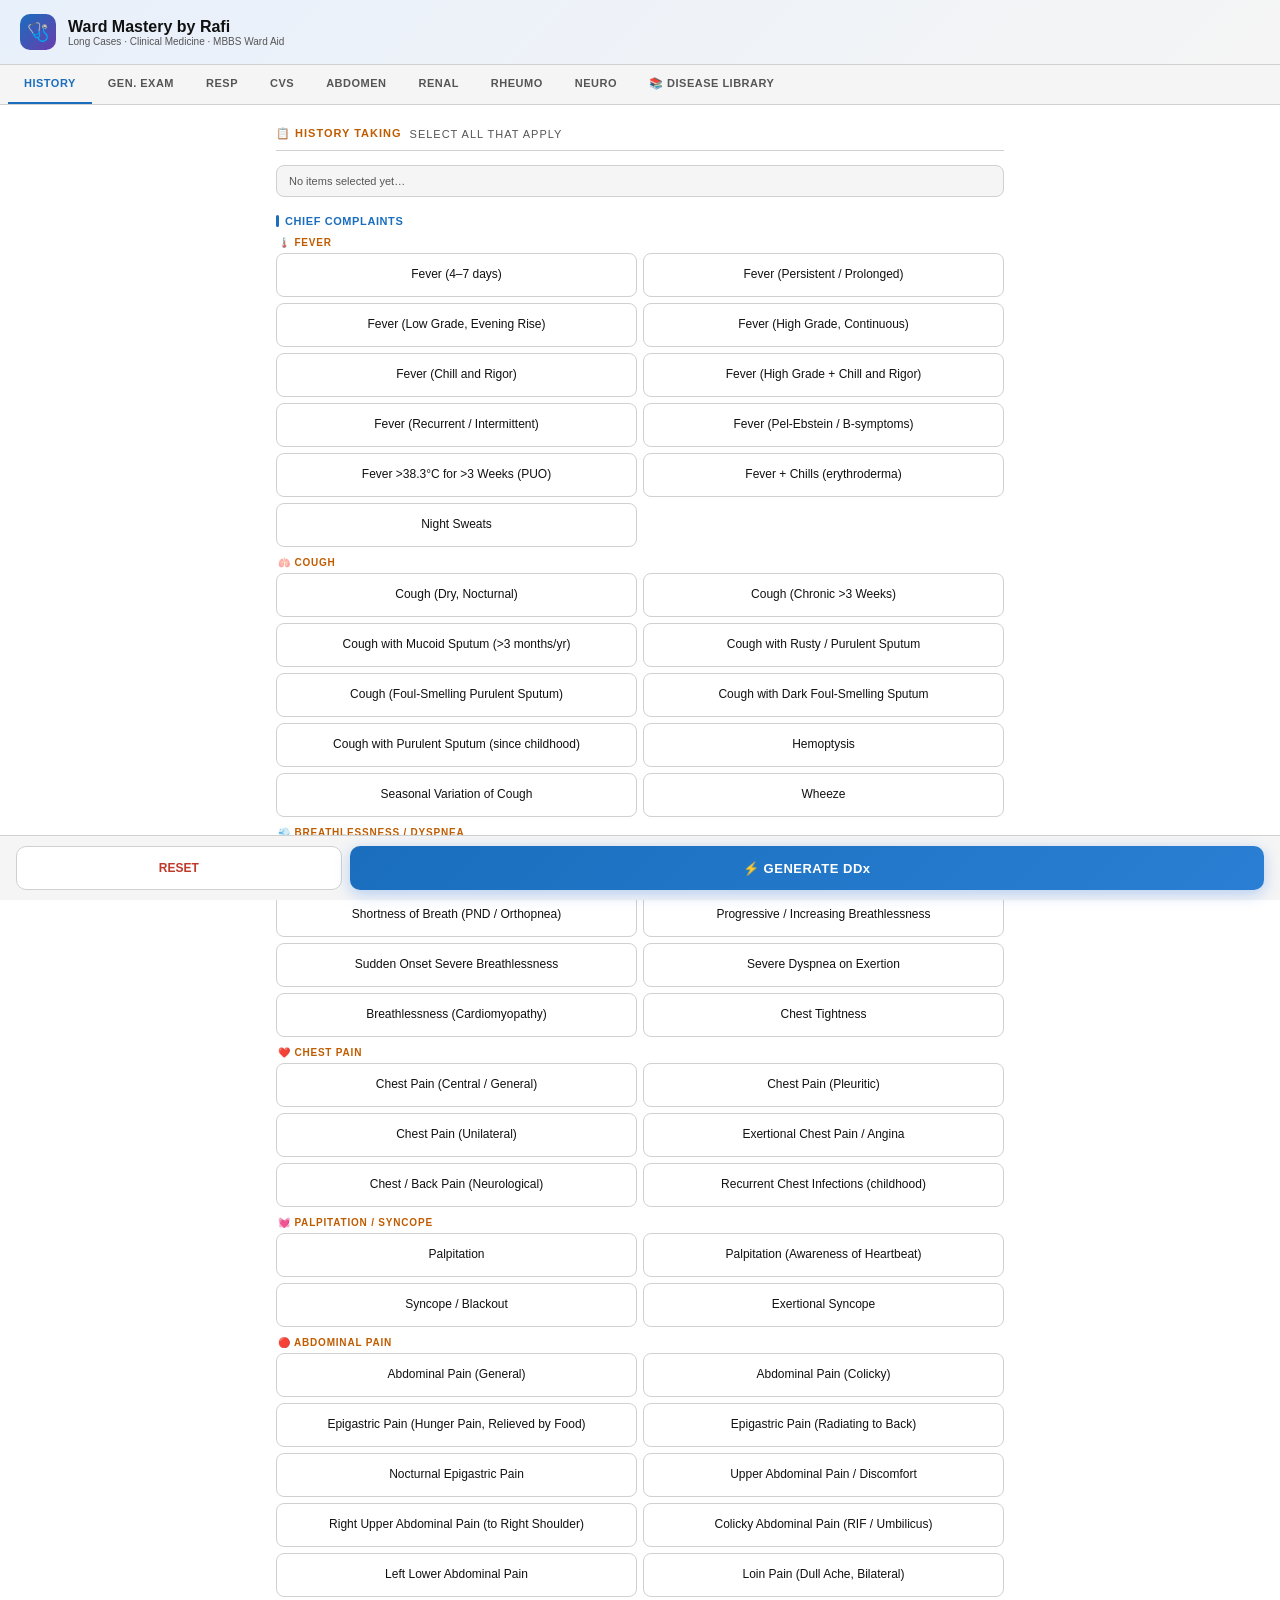
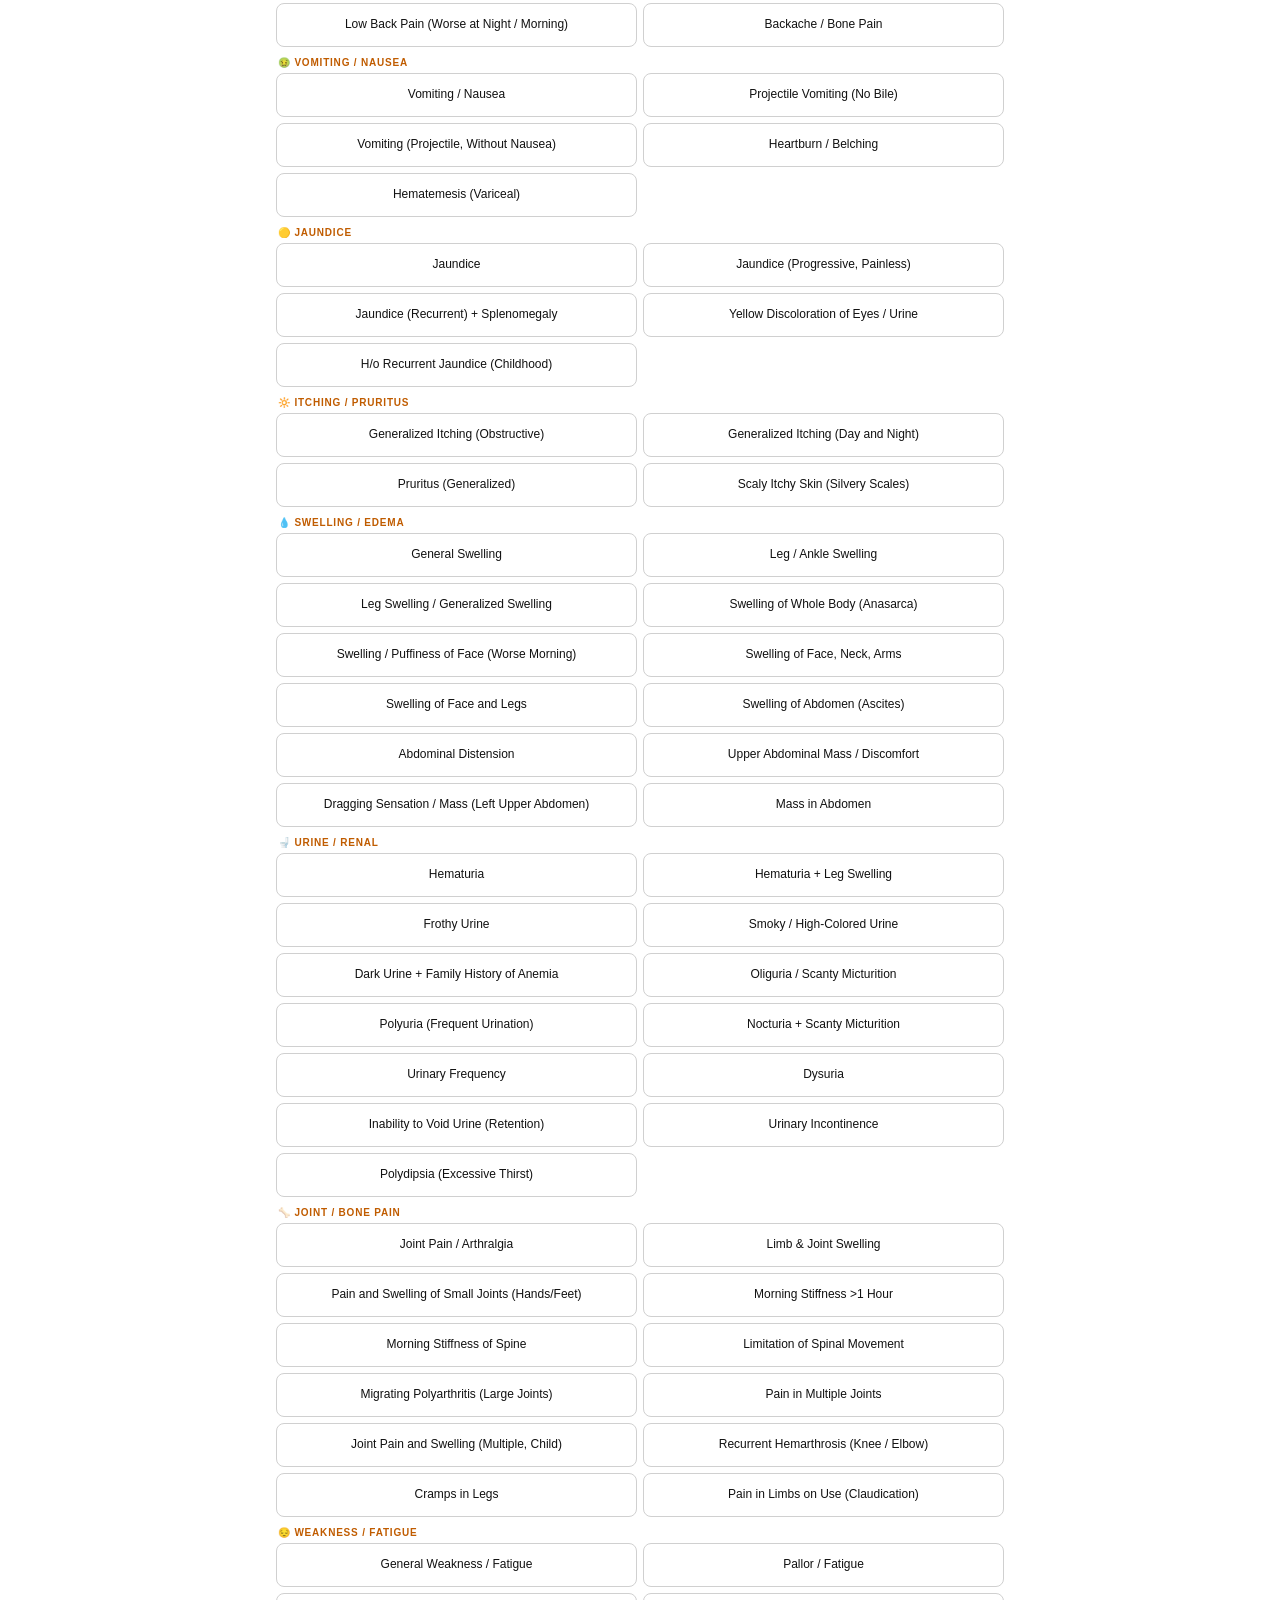
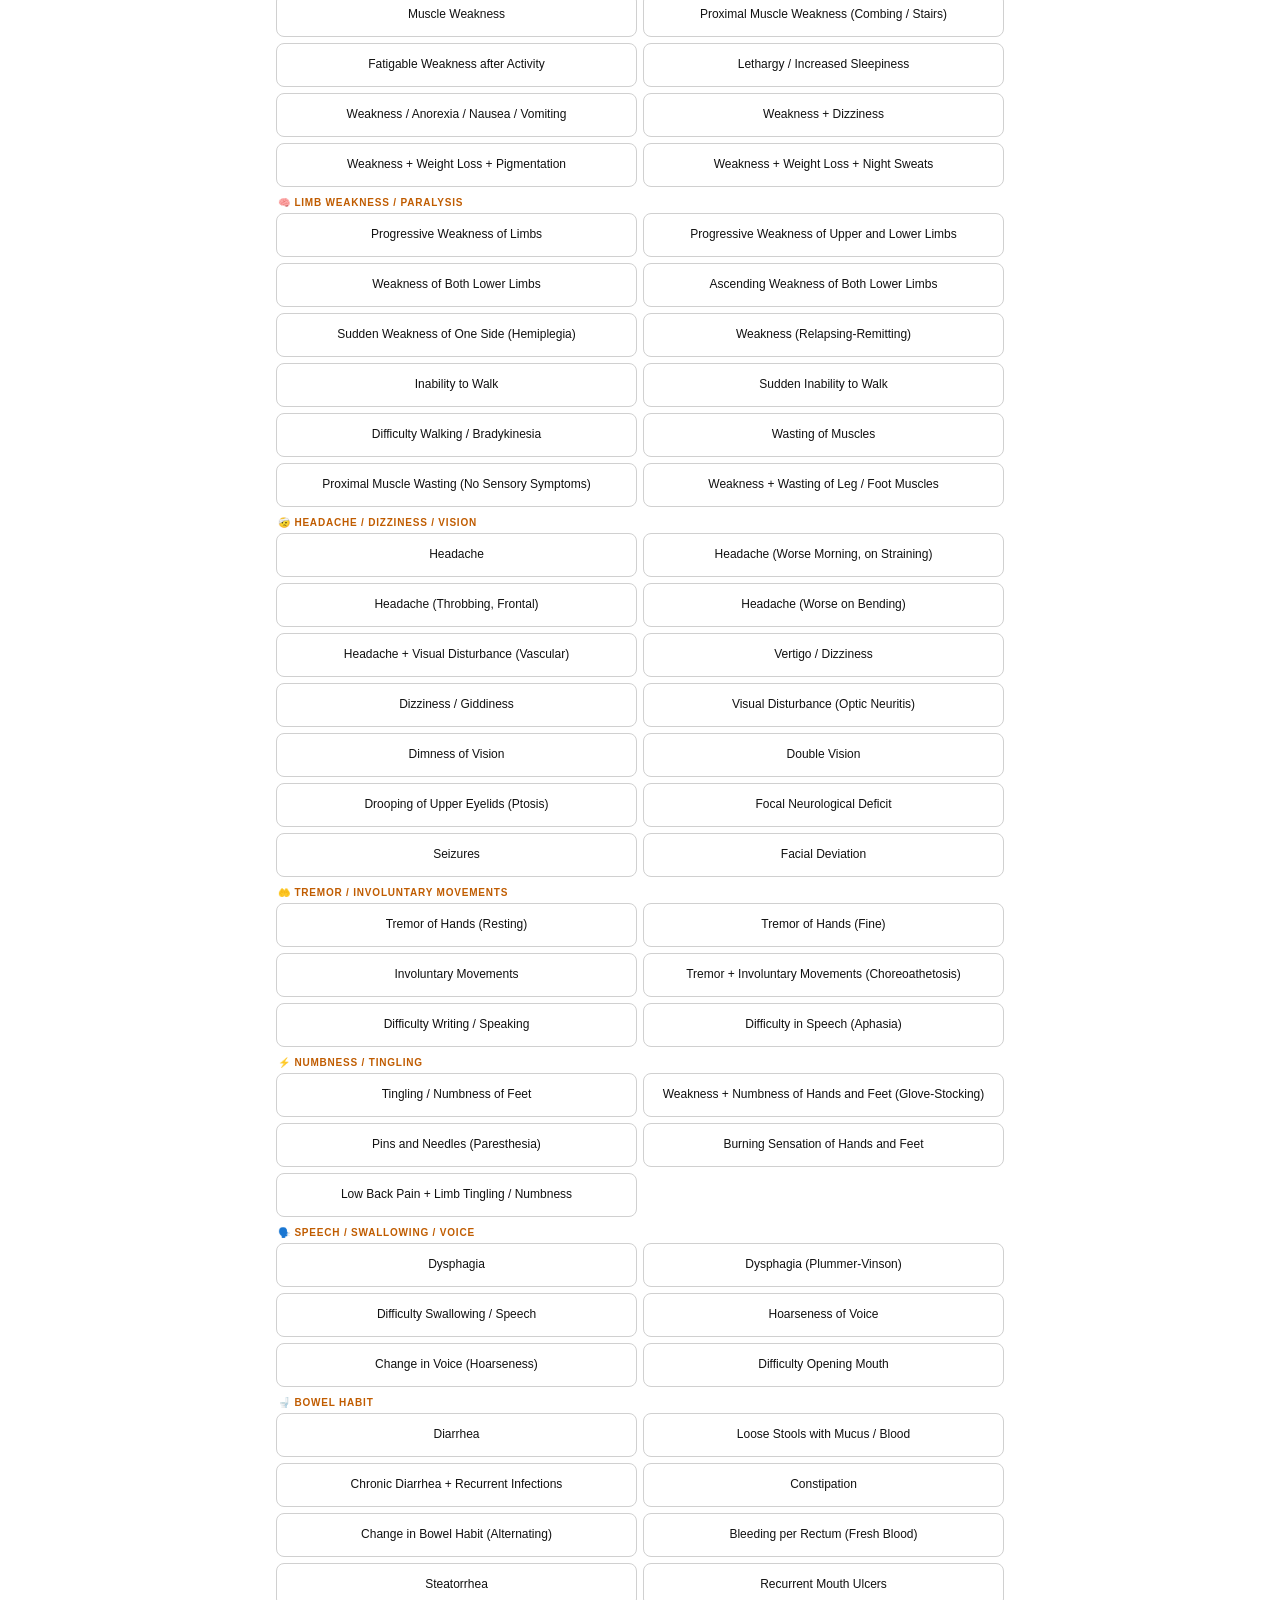
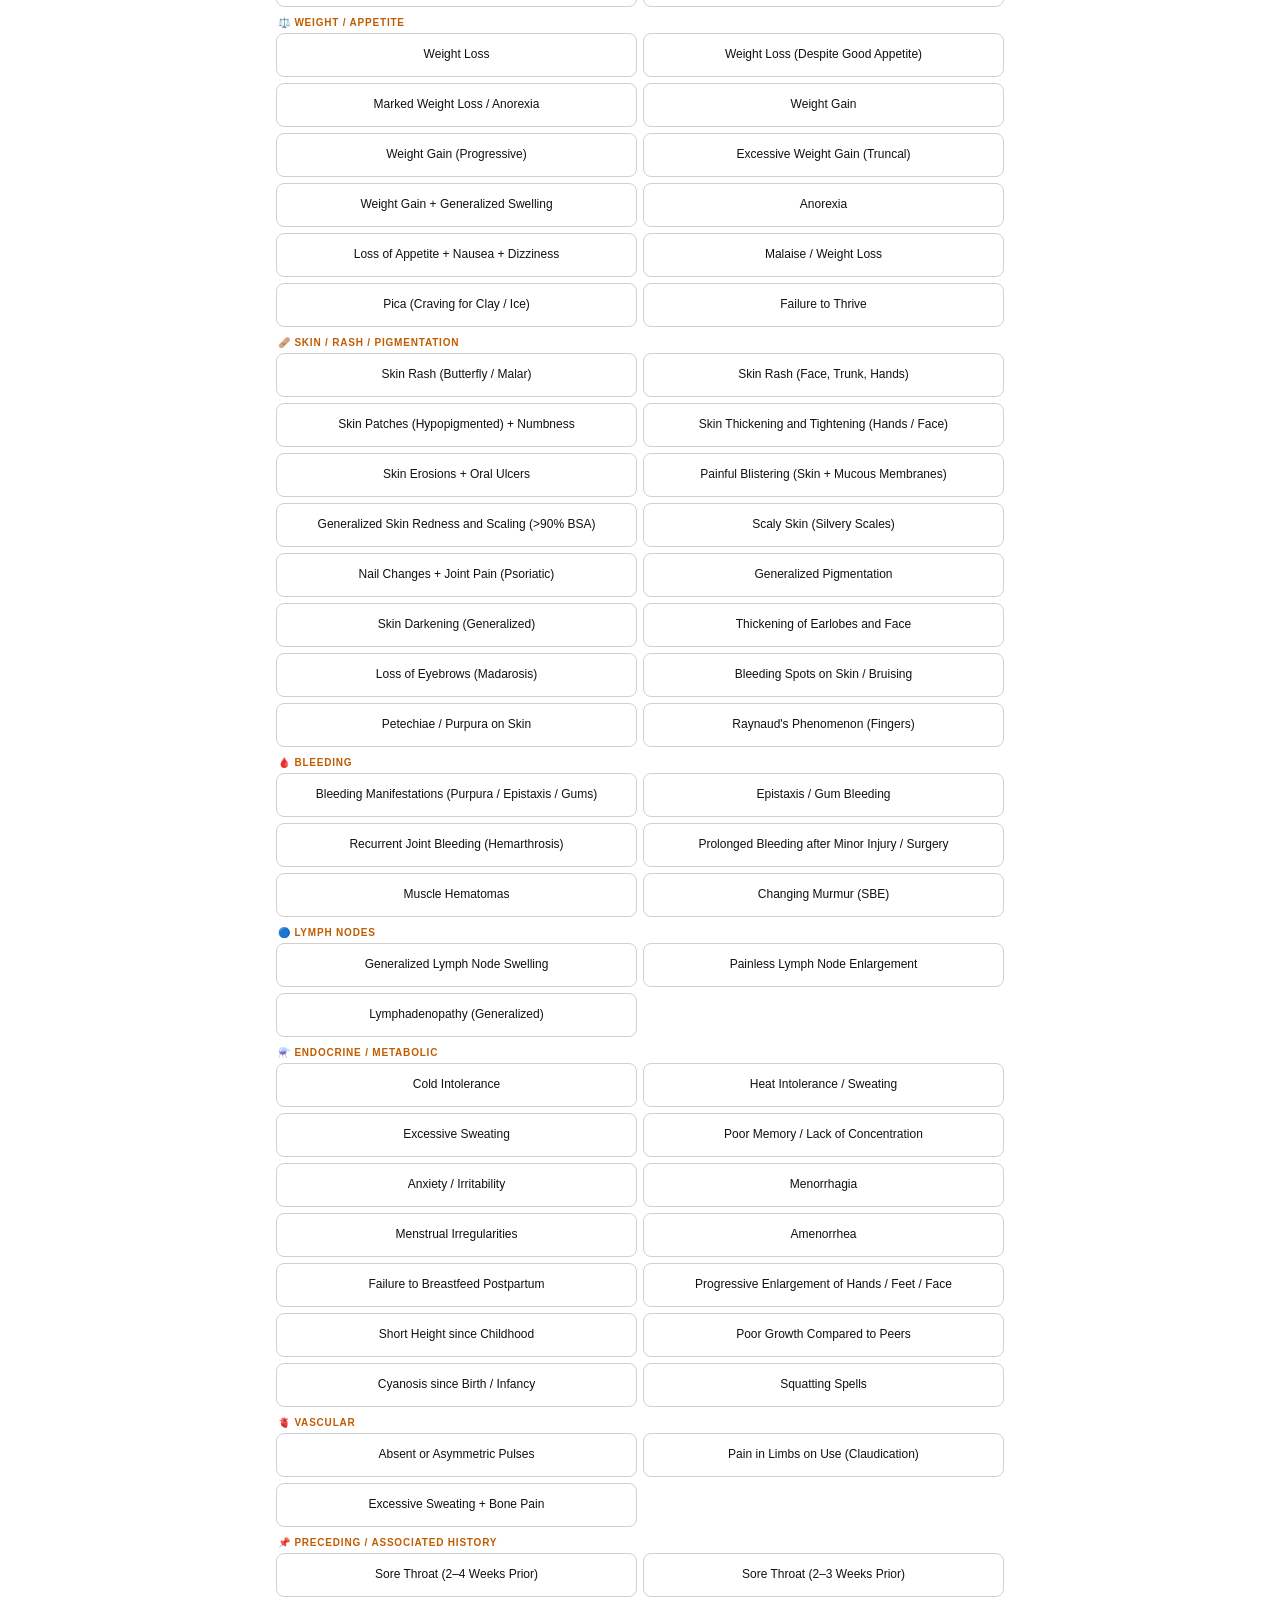
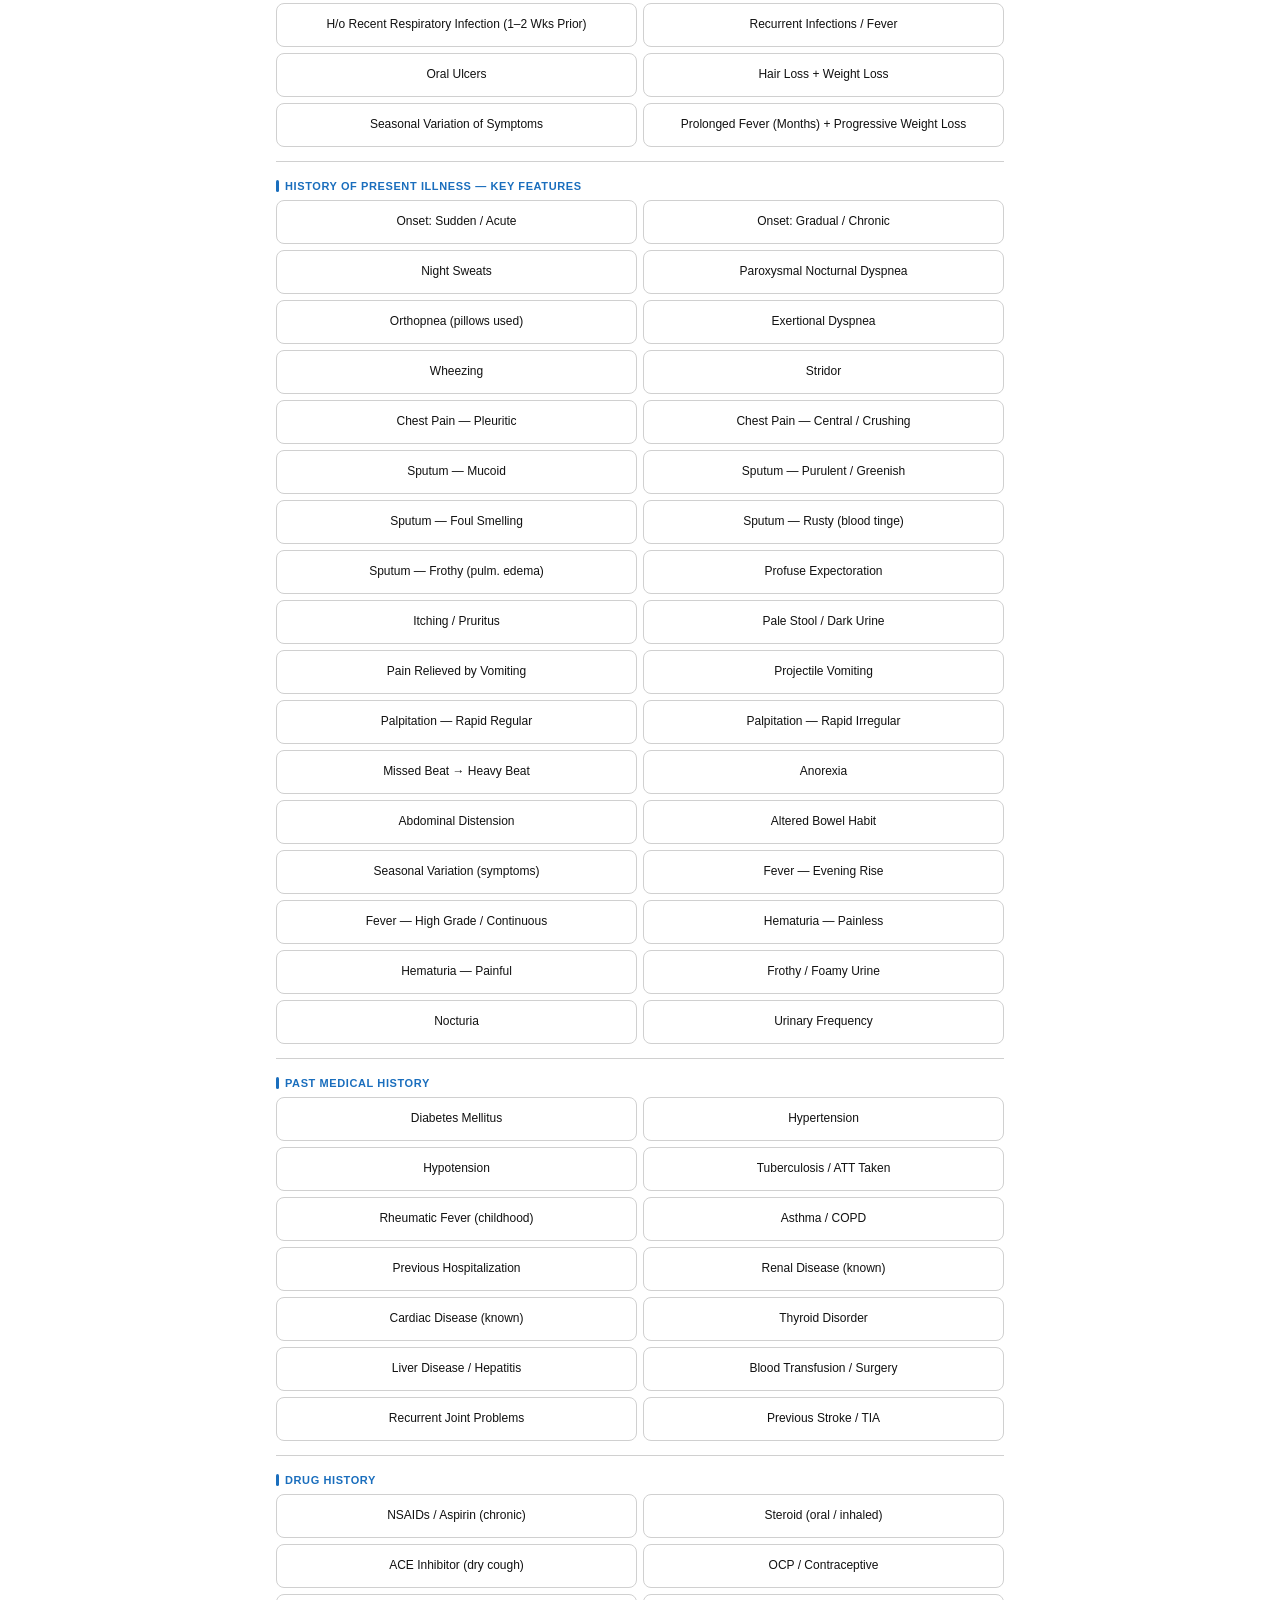
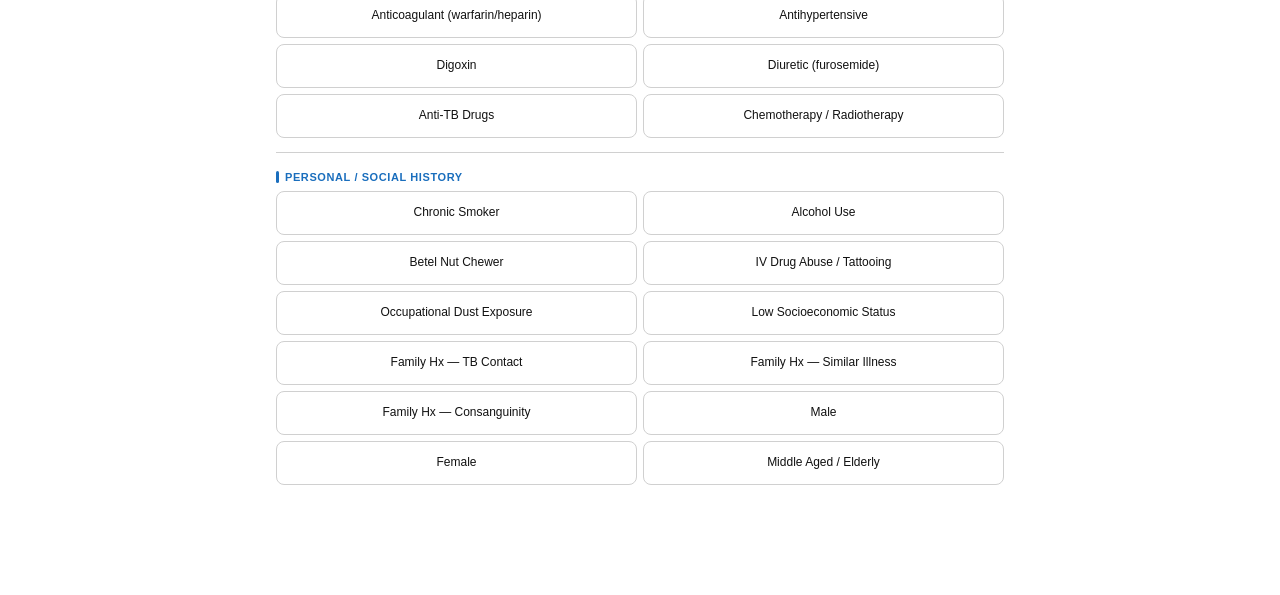
<file: Ward_Mastery.html>
<!DOCTYPE html>
<html lang="en">
<head>
<meta charset="UTF-8">
<meta name="viewport" content="width=device-width, initial-scale=1.0">
<title>Ward Mastery by Rafi</title>
<style>
  :root {
    --bg: #ffffff;
    --surface: #f5f5f5;
    --card: #ffffff;
    --border: #d0d0d0;
    --accent: #1a6ebd;
    --accent2: #1a8a3a;
    --warn: #c05c00;
    --danger: #c0392b;
    --purple: #6a3cad;
    --teal: #1a8a3a;
    --text: #111111;
    --muted: #555555;
    --tag-bg: #eeeeee;
    --active-bg: #1a6ebd;
    --active-border: #1a6ebd;
  }

  * { box-sizing: border-box; margin: 0; padding: 0; }

  body {
    font-family: Arial, sans-serif;
    background: var(--bg);
    color: var(--text);
    min-height: 100vh;
    padding-bottom: 90px;
  }

  /* ── HEADER ── */
  header {
    background: linear-gradient(135deg, #e8f0fb 0%, #f5f5f5 100%);
    border-bottom: 1px solid var(--border);
    padding: 14px 20px;
    display: flex;
    align-items: center;
    gap: 12px;
    position: sticky;
    top: 0;
    z-index: 200;
  }
  .logo-mark {
    width: 36px; height: 36px;
    background: linear-gradient(135deg, #1a6ebd, #6a3cad);
    border-radius: 10px;
    display: flex; align-items: center; justify-content: center;
    font-size: 18px; flex-shrink: 0;
  }
  .header-text h1 { font-family: Arial, sans-serif; font-size: 16px; font-weight: 800; color: var(--text); }
  .header-text p { font-size: 10px; color: var(--muted); }
  .badge-count {
    margin-left: auto;
    background: var(--active-bg);
    color: white;
    border-radius: 20px;
    padding: 3px 10px;
    font-size: 12px;
    font-weight: 600;
    min-width: 28px;
    text-align: center;
    display: none;
  }
  .badge-count.show { display: block; }

  /* ── TABS ── */
  .tabs-wrapper {
    background: var(--surface);
    border-bottom: 1px solid var(--border);
    position: sticky;
    top: 64px;
    z-index: 150;
    overflow-x: auto;
    scrollbar-width: none;
  }
  .tabs-wrapper::-webkit-scrollbar { display: none; }
  .tabs {
    display: flex;
    min-width: max-content;
    padding: 0 8px;
  }
  .tab {
    padding: 12px 16px;
    font-family: Arial, sans-serif;
    font-size: 11px;
    font-weight: 700;
    letter-spacing: 0.5px;
    text-transform: uppercase;
    color: var(--muted);
    cursor: pointer;
    border-bottom: 2px solid transparent;
    transition: all 0.2s;
    white-space: nowrap;
    position: relative;
  }
  .tab:hover { color: var(--text); }
  .tab.active { color: var(--accent); border-bottom-color: var(--accent); }
  .tab .tab-dot {
    width: 6px; height: 6px;
    background: var(--warn);
    border-radius: 50%;
    position: absolute;
    top: 8px; right: 6px;
    display: none;
  }
  .tab .tab-dot.show { display: block; }

  /* ── SECTIONS ── */
  .section { display: none; padding: 16px; max-width: 760px; margin: 0 auto; }
  .section.active { display: block; }

  /* ── SECTION HEADER ── */
  .sec-head {
    font-family: Arial, sans-serif;
    font-size: 11px;
    font-weight: 700;
    color: var(--warn);
    text-transform: uppercase;
    letter-spacing: 1px;
    padding: 6px 0 10px;
    border-bottom: 1px solid var(--border);
    margin-bottom: 14px;
    display: flex;
    align-items: center;
    gap: 8px;
  }
  .sec-head span { color: var(--muted); font-weight: 400; }

  /* ── GROUP LABEL ── */
  .group-label {
    font-size: 11px;
    font-weight: 600;
    color: var(--accent);
    text-transform: uppercase;
    letter-spacing: 0.6px;
    margin: 18px 0 8px;
    display: flex;
    align-items: center;
    gap: 6px;
  }
  .group-label::before {
    content: '';
    display: inline-block;
    width: 3px; height: 12px;
    background: var(--accent);
    border-radius: 2px;
  }

  /* ── BUTTON GRID ── */
  .grid-2 { display: grid; grid-template-columns: 1fr 1fr; gap: 6px; margin-bottom: 4px; }
  .grid-3 { display: grid; grid-template-columns: 1fr 1fr 1fr; gap: 6px; margin-bottom: 4px; }

  /* ── TOGGLE BUTTON ── */
  .btn {
    background: var(--card);
    border: 1px solid var(--border);
    color: var(--text);
    border-radius: 8px;
    padding: 10px 8px;
    font-size: 12px;
    font-family: Arial, sans-serif;
    font-weight: 500;
    cursor: pointer;
    transition: all 0.15s;
    text-align: center;
    line-height: 1.3;
    min-height: 44px;
    display: flex;
    align-items: center;
    justify-content: center;
  }
  .btn:hover { border-color: var(--accent); color: var(--accent); }
  .btn.on {
    background: var(--active-bg);
    border-color: var(--active-border);
    color: white;
    box-shadow: 0 0 0 2px rgba(88, 166, 255, 0.15);
    font-weight: 600;
  }
  .btn.on-green { background: #d4f0dc; border-color: var(--accent2); color: #0a5c1e; }
  .btn.on-orange { background: #fde8d0; border-color: var(--warn); color: #7a3800; }
  .btn.on-red { background: #fdd8d6; border-color: var(--danger); color: #7a1010; }
  .btn.on-purple { background: #ede0ff; border-color: var(--purple); color: #3a1a7a; }

  /* coloring per category */
  .cat-cc .btn.on { background: #d0e8ff; border-color: #1a6ebd; color: #0a3060; }
  .cat-gen .btn.on { background: #d4f0dc; border-color: #1a8a3a; color: #0a4020; }
  .cat-past .btn.on { background: #fde8d0; border-color: #c05c00; color: #7a3800; }
  .cat-resp .btn.on { background: #ede0ff; border-color: #6a3cad; color: #3a1a7a; }
  .cat-cvs .btn.on { background: #fdd8d6; border-color: #c0392b; color: #7a1010; }
  .cat-abd .btn.on { background: #d4f0dc; border-color: #1a8a3a; color: #0a4020; }
  .cat-renal .btn.on { background: #d0e8ff; border-color: #1a6ebd; color: #0a3060; }
  .cat-rheum .btn.on { background: #ede0ff; border-color: #6a3cad; color: #3a1a7a; }
  .cat-neuro .btn.on { background: #fde8d0; border-color: #c05c00; color: #7a3800; }

  /* ── DDX RESULTS ── */
  #results-section {
    max-width: 760px;
    margin: 0 auto;
    padding: 0 16px 20px;
    display: none;
  }
  .results-title {
    font-family: Arial, sans-serif;
    font-size: 15px;
    font-weight: 800;
    color: var(--text);
    padding: 16px 0 10px;
    border-bottom: 1px solid var(--border);
    margin-bottom: 12px;
    display: flex;
    align-items: center;
    gap: 10px;
  }
  .ddx-card {
    background: var(--card);
    border: 1px solid var(--border);
    border-radius: 12px;
    padding: 14px;
    margin-bottom: 10px;
    position: relative;
    overflow: hidden;
  }
  .ddx-card::before {
    content: '';
    position: absolute;
    left: 0; top: 0; bottom: 0;
    width: 4px;
    border-radius: 4px 0 0 4px;
  }
  .ddx-card.rank-1::before { background: #e07020; }
  .ddx-card.rank-2::before { background: #58a6ff; }
  .ddx-card.rank-3::before { background: #bc8cff; }
  .ddx-card.rank-4::before { background: #3fb950; }
  .ddx-card.rank-5::before { background: #8b949e; }
  .ddx-head {
    display: flex;
    align-items: flex-start;
    gap: 10px;
    margin-bottom: 6px;
  }
  .ddx-rank {
    font-family: Arial, sans-serif;
    font-size: 10px;
    font-weight: 800;
    color: var(--muted);
    background: var(--tag-bg);
    border-radius: 4px;
    padding: 2px 6px;
    flex-shrink: 0;
    margin-top: 1px;
  }
  .ddx-name {
    font-family: Arial, sans-serif;
    font-size: 14px;
    font-weight: 700;
    color: var(--text);
    line-height: 1.3;
  }
  .ddx-score {
    margin-left: auto;
    background: var(--tag-bg);
    border-radius: 6px;
    padding: 2px 8px;
    font-size: 11px;
    color: var(--accent);
    font-weight: 600;
    flex-shrink: 0;
  }
  .ddx-tags {
    display: flex;
    flex-wrap: wrap;
    gap: 4px;
    margin-bottom: 6px;
  }
  .ddx-tag {
    font-size: 10px;
    padding: 2px 7px;
    border-radius: 20px;
    background: var(--tag-bg);
    color: var(--muted);
    border: 1px solid var(--border);
  }
  .ddx-tag.match { background: #1f3a1f; color: #7ee787; border-color: #3fb950; }
  .ddx-hint {
    font-size: 11px;
    color: var(--muted);
    line-height: 1.5;
    margin-top: 6px;
    padding-top: 6px;
    border-top: 1px solid var(--border);
  }
  .no-result {
    text-align: center;
    padding: 40px 20px;
    color: var(--muted);
    font-size: 13px;
  }

  /* ── ACTION BAR ── */
  .action-bar {
    position: fixed;
    bottom: 0; left: 0; right: 0;
    background: var(--surface);
    border-top: 1px solid var(--border);
    padding: 10px 16px;
    display: flex;
    gap: 8px;
    z-index: 300;
    max-width: 100%;
  }
  .btn-diagnose {
    flex: 3;
    background: linear-gradient(135deg, #1a6ebd, #2a7fd4);
    color: white;
    border: none;
    border-radius: 10px;
    padding: 14px;
    font-family: Arial, sans-serif;
    font-size: 13px;
    font-weight: 700;
    cursor: pointer;
    letter-spacing: 0.5px;
    box-shadow: 0 4px 15px rgba(31, 111, 235, 0.3);
  }
  .btn-diagnose:hover { background: linear-gradient(135deg, #2a7fd4, #3a8fe4); }
  .btn-reset {
    flex: 1;
    background: var(--card);
    color: var(--danger);
    border: 1px solid var(--border);
    border-radius: 10px;
    padding: 14px;
    font-family: Arial, sans-serif;
    font-size: 12px;
    font-weight: 700;
    cursor: pointer;
  }
  .btn-reset:hover { border-color: var(--danger); }

  /* ── SELECTED SUMMARY BAR ── */
  .summary-bar {
    background: var(--surface);
    border: 1px solid var(--border);
    border-radius: 8px;
    padding: 8px 12px;
    margin-bottom: 16px;
    font-size: 11px;
    color: var(--muted);
    min-height: 32px;
    display: flex;
    flex-wrap: wrap;
    gap: 4px;
    align-items: center;
  }
  .summary-pill {
    background: #1a6ebd;
    color: white;
    border-radius: 20px;
    padding: 2px 8px;
    font-size: 10px;
    font-weight: 600;
  }

  /* ── NOTE BOXES ── */
  .note-box {
    background: #fffbe6;
    border: 1px solid #e0d0a0;
    border-left: 3px solid var(--warn);
    border-radius: 8px;
    padding: 10px 12px;
    font-size: 11px;
    color: var(--muted);
    margin: 10px 0 14px;
    line-height: 1.6;
  }
  .note-box strong { color: var(--warn); }

  /* ── DIVIDER ── */
  .divider {
    border: none;
    border-top: 1px solid var(--border);
    margin: 14px 0;
  }

  @media (max-width: 480px) {
    .grid-3 { grid-template-columns: 1fr 1fr; }
    .btn { font-size: 11px; padding: 9px 6px; }
  }

  /* ── DISEASE LIBRARY ── */
  .lib-search-wrap {
    position: sticky;
    top: 120px;
    z-index: 100;
    background: var(--bg);
    padding: 10px 0 8px;
  }
  .lib-search {
    width: 100%;
    background: var(--card);
    border: 1px solid var(--border);
    border-radius: 10px;
    padding: 11px 16px;
    color: var(--text);
    font-family: Arial, sans-serif;
    font-size: 14px;
    outline: none;
  }
  .lib-search:focus { border-color: var(--accent); }
  .lib-search::placeholder { color: var(--muted); }
  .lib-filter-row {
    display: flex;
    gap: 6px;
    flex-wrap: wrap;
    margin: 8px 0 12px;
  }
  .lib-filter {
    background: var(--card);
    border: 1px solid var(--border);
    color: var(--muted);
    border-radius: 20px;
    padding: 4px 12px;
    font-size: 11px;
    font-weight: 600;
    cursor: pointer;
    transition: all 0.15s;
  }
  .lib-filter.active, .lib-filter:hover {
    background: var(--active-bg);
    border-color: var(--accent);
    color: white;
  }
  .lib-count {
    font-size: 11px;
    color: var(--muted);
    margin-bottom: 12px;
  }
  .disease-card {
    background: var(--card);
    border: 1px solid var(--border);
    border-radius: 12px;
    margin-bottom: 10px;
    overflow: hidden;
    transition: border-color 0.15s;
  }
  .disease-card:hover { border-color: var(--accent); }
  .disease-card-header {
    display: flex;
    align-items: center;
    gap: 10px;
    padding: 13px 14px;
    cursor: pointer;
    user-select: none;
  }
  .disease-sys-badge {
    font-size: 10px;
    font-weight: 700;
    padding: 2px 8px;
    border-radius: 20px;
    flex-shrink: 0;
  }
  .sys-resp  { background:#ede0ff; color:#3a1a7a; }
  .sys-cvs   { background:#fdd8d6; color:#7a1010; }
  .sys-git   { background:#d0e8ff; color:#0a3060; }
  .sys-hep   { background:#fde8d0; color:#7a3800; }
  .sys-neph  { background:#d4f0dc; color:#0a4020; }
  .sys-rheum { background:#d4f0dc; color:#0a4020; }
  .sys-neuro { background:#fde8d0; color:#7a3800; }
  .sys-endo  { background:#ede0ff; color:#3a1a7a; }
  .sys-hemato{ background:#d0e8ff; color:#0a3060; }
  .sys-derm  { background:#fde0f0; color:#7a1050; }
  .sys-misc  { background:#eeeeee; color:#333333; }
  .disease-name {
    font-family: Arial, sans-serif;
    font-size: 13px;
    font-weight: 700;
    color: var(--text);
    flex: 1;
  }
  .disease-chevron {
    font-size: 12px;
    color: var(--muted);
    transition: transform 0.2s;
  }
  .disease-card.open .disease-chevron { transform: rotate(180deg); }
  .disease-body {
    display: none;
    padding: 0 14px 14px;
    border-top: 1px solid var(--border);
  }
  .disease-card.open .disease-body { display: block; }
  .lib-section-title {
    font-size: 10px;
    font-weight: 700;
    text-transform: uppercase;
    letter-spacing: 0.8px;
    color: var(--accent);
    margin: 12px 0 6px;
    display: flex;
    align-items: center;
    gap: 5px;
  }
  .lib-section-title::before {
    content:'';
    display:inline-block;
    width:3px; height:10px;
    background: var(--accent);
    border-radius:2px;
  }
  .lib-list {
    list-style: none;
    padding: 0;
    margin: 0;
  }
  .lib-list li {
    font-size: 12px;
    color: var(--text);
    padding: 3px 0;
    line-height: 1.5;
    padding-left: 12px;
    position: relative;
  }
  .lib-list li::before {
    content: '›';
    position: absolute;
    left: 0;
    color: var(--warn);
    font-weight: 700;
  }
  .lib-gen-grid {
    display: grid;
    grid-template-columns: 1fr 1fr;
    gap: 4px;
    margin-top: 4px;
  }
  .lib-gen-item {
    background: var(--tag-bg);
    border-radius: 6px;
    padding: 5px 8px;
    font-size: 11px;
    color: var(--muted);
    line-height: 1.4;
  }
  .lib-gen-item.pos { color: #7a3800; background: #fde8d0; border: 1px solid #e0b070; }
  .lib-no-results {
    text-align: center;
    padding: 40px 20px;
    color: var(--muted);
    font-size: 13px;
  }
</style>
</head>
<body>

<header>
  <div class="logo-mark">🩺</div>
  <div class="header-text">
    <h1>Ward Mastery by Rafi</h1>
    <p>Long Cases · Clinical Medicine · MBBS Ward Aid</p>
  </div>
  <div class="badge-count" id="totalBadge">0</div>
</header>

<div class="tabs-wrapper">
  <div class="tabs">
    <div class="tab active" onclick="showTab('hx',this)">
      History<div class="tab-dot" id="dot-hx"></div>
    </div>
    <div class="tab" onclick="showTab('gpe',this)">
      Gen. Exam<div class="tab-dot" id="dot-gpe"></div>
    </div>
    <div class="tab" onclick="showTab('resp',this)">
      Resp<div class="tab-dot" id="dot-resp"></div>
    </div>
    <div class="tab" onclick="showTab('cvs',this)">
      CVS<div class="tab-dot" id="dot-cvs"></div>
    </div>
    <div class="tab" onclick="showTab('abd',this)">
      Abdomen<div class="tab-dot" id="dot-abd"></div>
    </div>
    <div class="tab" onclick="showTab('renal',this)">
      Renal<div class="tab-dot" id="dot-renal"></div>
    </div>
    <div class="tab" onclick="showTab('rheum',this)">
      Rheumo<div class="tab-dot" id="dot-rheum"></div>
    </div>
    <div class="tab" onclick="showTab('neuro',this)">
      Neuro<div class="tab-dot" id="dot-neuro"></div>
    </div>
    <div class="tab" onclick="showTab('lib',this)">
      📚 Disease Library
    </div>
  </div>
</div>

<!-- ═══════════════ HISTORY TAB ═══════════════ -->
<div class="section active" id="hx">
  <div class="sec-head">📋 History Taking <span>Select all that apply</span></div>

  <!-- Summary -->
  <div class="summary-bar" id="summary-hx">
    <span style="color:var(--muted);font-size:11px;">No items selected yet…</span>
  </div>

  <!-- Chief Complaints — Grouped by Symptom Cluster -->
  <div class="group-label">Chief Complaints</div>

  <!-- FEVER -->
  <div style="font-size:10px;font-weight:700;color:#c05c00;text-transform:uppercase;letter-spacing:0.8px;margin:10px 0 5px;padding-left:2px;">🌡️ Fever</div>
  <div class="grid-2 cat-cc" id="group-cc">
    <button class="btn" onclick="tog(this,'cc')">Fever (4–7 days)</button>
    <button class="btn" onclick="tog(this,'cc')">Fever (Persistent / Prolonged)</button>
    <button class="btn" onclick="tog(this,'cc')">Fever (Low Grade, Evening Rise)</button>
    <button class="btn" onclick="tog(this,'cc')">Fever (High Grade, Continuous)</button>
    <button class="btn" onclick="tog(this,'cc')">Fever (Chill and Rigor)</button>
    <button class="btn" onclick="tog(this,'cc')">Fever (High Grade + Chill and Rigor)</button>
    <button class="btn" onclick="tog(this,'cc')">Fever (Recurrent / Intermittent)</button>
    <button class="btn" onclick="tog(this,'cc')">Fever (Pel-Ebstein / B-symptoms)</button>
    <button class="btn" onclick="tog(this,'cc')">Fever &gt;38.3°C for &gt;3 Weeks (PUO)</button>
    <button class="btn" onclick="tog(this,'cc')">Fever + Chills (erythroderma)</button>
    <button class="btn" onclick="tog(this,'cc')">Night Sweats</button>
  </div>

  <!-- COUGH -->
  <div style="font-size:10px;font-weight:700;color:#c05c00;text-transform:uppercase;letter-spacing:0.8px;margin:10px 0 5px;padding-left:2px;">🫁 Cough</div>
  <div class="grid-2 cat-cc">
    <button class="btn" onclick="tog(this,'cc')">Cough (Dry, Nocturnal)</button>
    <button class="btn" onclick="tog(this,'cc')">Cough (Chronic &gt;3 Weeks)</button>
    <button class="btn" onclick="tog(this,'cc')">Cough with Mucoid Sputum (&gt;3 months/yr)</button>
    <button class="btn" onclick="tog(this,'cc')">Cough with Rusty / Purulent Sputum</button>
    <button class="btn" onclick="tog(this,'cc')">Cough (Foul-Smelling Purulent Sputum)</button>
    <button class="btn" onclick="tog(this,'cc')">Cough with Dark Foul-Smelling Sputum</button>
    <button class="btn" onclick="tog(this,'cc')">Cough with Purulent Sputum (since childhood)</button>
    <button class="btn" onclick="tog(this,'cc')">Hemoptysis</button>
    <button class="btn" onclick="tog(this,'cc')">Seasonal Variation of Cough</button>
    <button class="btn" onclick="tog(this,'cc')">Wheeze</button>
  </div>

  <!-- BREATHLESSNESS / DYSPNEA -->
  <div style="font-size:10px;font-weight:700;color:#c05c00;text-transform:uppercase;letter-spacing:0.8px;margin:10px 0 5px;padding-left:2px;">💨 Breathlessness / Dyspnea</div>
  <div class="grid-2 cat-cc">
    <button class="btn" onclick="tog(this,'cc')">Shortness of Breath</button>
    <button class="btn" onclick="tog(this,'cc')">Shortness of Breath on Exertion</button>
    <button class="btn" onclick="tog(this,'cc')">Shortness of Breath (PND / Orthopnea)</button>
    <button class="btn" onclick="tog(this,'cc')">Progressive / Increasing Breathlessness</button>
    <button class="btn" onclick="tog(this,'cc')">Sudden Onset Severe Breathlessness</button>
    <button class="btn" onclick="tog(this,'cc')">Severe Dyspnea on Exertion</button>
    <button class="btn" onclick="tog(this,'cc')">Breathlessness (Cardiomyopathy)</button>
    <button class="btn" onclick="tog(this,'cc')">Chest Tightness</button>
  </div>

  <!-- CHEST PAIN -->
  <div style="font-size:10px;font-weight:700;color:#c05c00;text-transform:uppercase;letter-spacing:0.8px;margin:10px 0 5px;padding-left:2px;">❤️ Chest Pain</div>
  <div class="grid-2 cat-cc">
    <button class="btn" onclick="tog(this,'cc')">Chest Pain (Central / General)</button>
    <button class="btn" onclick="tog(this,'cc')">Chest Pain (Pleuritic)</button>
    <button class="btn" onclick="tog(this,'cc')">Chest Pain (Unilateral)</button>
    <button class="btn" onclick="tog(this,'cc')">Exertional Chest Pain / Angina</button>
    <button class="btn" onclick="tog(this,'cc')">Chest / Back Pain (Neurological)</button>
    <button class="btn" onclick="tog(this,'cc')">Recurrent Chest Infections (childhood)</button>
  </div>

  <!-- PALPITATION / SYNCOPE -->
  <div style="font-size:10px;font-weight:700;color:#c05c00;text-transform:uppercase;letter-spacing:0.8px;margin:10px 0 5px;padding-left:2px;">💓 Palpitation / Syncope</div>
  <div class="grid-2 cat-cc">
    <button class="btn" onclick="tog(this,'cc')">Palpitation</button>
    <button class="btn" onclick="tog(this,'cc')">Palpitation (Awareness of Heartbeat)</button>
    <button class="btn" onclick="tog(this,'cc')">Syncope / Blackout</button>
    <button class="btn" onclick="tog(this,'cc')">Exertional Syncope</button>
  </div>

  <!-- ABDOMINAL PAIN -->
  <div style="font-size:10px;font-weight:700;color:#c05c00;text-transform:uppercase;letter-spacing:0.8px;margin:10px 0 5px;padding-left:2px;">🔴 Abdominal Pain</div>
  <div class="grid-2 cat-cc">
    <button class="btn" onclick="tog(this,'cc')">Abdominal Pain (General)</button>
    <button class="btn" onclick="tog(this,'cc')">Abdominal Pain (Colicky)</button>
    <button class="btn" onclick="tog(this,'cc')">Epigastric Pain (Hunger Pain, Relieved by Food)</button>
    <button class="btn" onclick="tog(this,'cc')">Epigastric Pain (Radiating to Back)</button>
    <button class="btn" onclick="tog(this,'cc')">Nocturnal Epigastric Pain</button>
    <button class="btn" onclick="tog(this,'cc')">Upper Abdominal Pain / Discomfort</button>
    <button class="btn" onclick="tog(this,'cc')">Right Upper Abdominal Pain (to Right Shoulder)</button>
    <button class="btn" onclick="tog(this,'cc')">Colicky Abdominal Pain (RIF / Umbilicus)</button>
    <button class="btn" onclick="tog(this,'cc')">Left Lower Abdominal Pain</button>
    <button class="btn" onclick="tog(this,'cc')">Loin Pain (Dull Ache, Bilateral)</button>
    <button class="btn" onclick="tog(this,'cc')">Low Back Pain (Worse at Night / Morning)</button>
    <button class="btn" onclick="tog(this,'cc')">Backache / Bone Pain</button>
  </div>

  <!-- VOMITING / NAUSEA -->
  <div style="font-size:10px;font-weight:700;color:#c05c00;text-transform:uppercase;letter-spacing:0.8px;margin:10px 0 5px;padding-left:2px;">🤢 Vomiting / Nausea</div>
  <div class="grid-2 cat-cc">
    <button class="btn" onclick="tog(this,'cc')">Vomiting / Nausea</button>
    <button class="btn" onclick="tog(this,'cc')">Projectile Vomiting (No Bile)</button>
    <button class="btn" onclick="tog(this,'cc')">Vomiting (Projectile, Without Nausea)</button>
    <button class="btn" onclick="tog(this,'cc')">Heartburn / Belching</button>
    <button class="btn" onclick="tog(this,'cc')">Hematemesis (Variceal)</button>
  </div>

  <!-- JAUNDICE / LIVER -->
  <div style="font-size:10px;font-weight:700;color:#c05c00;text-transform:uppercase;letter-spacing:0.8px;margin:10px 0 5px;padding-left:2px;">🟡 Jaundice</div>
  <div class="grid-2 cat-cc">
    <button class="btn" onclick="tog(this,'cc')">Jaundice</button>
    <button class="btn" onclick="tog(this,'cc')">Jaundice (Progressive, Painless)</button>
    <button class="btn" onclick="tog(this,'cc')">Jaundice (Recurrent) + Splenomegaly</button>
    <button class="btn" onclick="tog(this,'cc')">Yellow Discoloration of Eyes / Urine</button>
    <button class="btn" onclick="tog(this,'cc')">H/o Recurrent Jaundice (Childhood)</button>
  </div>

  <!-- ITCHING -->
  <div style="font-size:10px;font-weight:700;color:#c05c00;text-transform:uppercase;letter-spacing:0.8px;margin:10px 0 5px;padding-left:2px;">🔆 Itching / Pruritus</div>
  <div class="grid-2 cat-cc">
    <button class="btn" onclick="tog(this,'cc')">Generalized Itching (Obstructive)</button>
    <button class="btn" onclick="tog(this,'cc')">Generalized Itching (Day and Night)</button>
    <button class="btn" onclick="tog(this,'cc')">Pruritus (Generalized)</button>
    <button class="btn" onclick="tog(this,'cc')">Scaly Itchy Skin (Silvery Scales)</button>
  </div>

  <!-- SWELLING / EDEMA -->
  <div style="font-size:10px;font-weight:700;color:#c05c00;text-transform:uppercase;letter-spacing:0.8px;margin:10px 0 5px;padding-left:2px;">💧 Swelling / Edema</div>
  <div class="grid-2 cat-cc">
    <button class="btn" onclick="tog(this,'cc')">General Swelling</button>
    <button class="btn" onclick="tog(this,'cc')">Leg / Ankle Swelling</button>
    <button class="btn" onclick="tog(this,'cc')">Leg Swelling / Generalized Swelling</button>
    <button class="btn" onclick="tog(this,'cc')">Swelling of Whole Body (Anasarca)</button>
    <button class="btn" onclick="tog(this,'cc')">Swelling / Puffiness of Face (Worse Morning)</button>
    <button class="btn" onclick="tog(this,'cc')">Swelling of Face, Neck, Arms</button>
    <button class="btn" onclick="tog(this,'cc')">Swelling of Face and Legs</button>
    <button class="btn" onclick="tog(this,'cc')">Swelling of Abdomen (Ascites)</button>
    <button class="btn" onclick="tog(this,'cc')">Abdominal Distension</button>
    <button class="btn" onclick="tog(this,'cc')">Upper Abdominal Mass / Discomfort</button>
    <button class="btn" onclick="tog(this,'cc')">Dragging Sensation / Mass (Left Upper Abdomen)</button>
    <button class="btn" onclick="tog(this,'cc')">Mass in Abdomen</button>
  </div>

  <!-- URINE / RENAL -->
  <div style="font-size:10px;font-weight:700;color:#c05c00;text-transform:uppercase;letter-spacing:0.8px;margin:10px 0 5px;padding-left:2px;">🚽 Urine / Renal</div>
  <div class="grid-2 cat-cc">
    <button class="btn" onclick="tog(this,'cc')">Hematuria</button>
    <button class="btn" onclick="tog(this,'cc')">Hematuria + Leg Swelling</button>
    <button class="btn" onclick="tog(this,'cc')">Frothy Urine</button>
    <button class="btn" onclick="tog(this,'cc')">Smoky / High-Colored Urine</button>
    <button class="btn" onclick="tog(this,'cc')">Dark Urine + Family History of Anemia</button>
    <button class="btn" onclick="tog(this,'cc')">Oliguria / Scanty Micturition</button>
    <button class="btn" onclick="tog(this,'cc')">Polyuria (Frequent Urination)</button>
    <button class="btn" onclick="tog(this,'cc')">Nocturia + Scanty Micturition</button>
    <button class="btn" onclick="tog(this,'cc')">Urinary Frequency</button>
    <button class="btn" onclick="tog(this,'cc')">Dysuria</button>
    <button class="btn" onclick="tog(this,'cc')">Inability to Void Urine (Retention)</button>
    <button class="btn" onclick="tog(this,'cc')">Urinary Incontinence</button>
    <button class="btn" onclick="tog(this,'cc')">Polydipsia (Excessive Thirst)</button>
  </div>

  <!-- JOINT / BONE PAIN -->
  <div style="font-size:10px;font-weight:700;color:#c05c00;text-transform:uppercase;letter-spacing:0.8px;margin:10px 0 5px;padding-left:2px;">🦴 Joint / Bone Pain</div>
  <div class="grid-2 cat-cc">
    <button class="btn" onclick="tog(this,'cc')">Joint Pain / Arthralgia</button>
    <button class="btn" onclick="tog(this,'cc')">Limb &amp; Joint Swelling</button>
    <button class="btn" onclick="tog(this,'cc')">Pain and Swelling of Small Joints (Hands/Feet)</button>
    <button class="btn" onclick="tog(this,'cc')">Morning Stiffness &gt;1 Hour</button>
    <button class="btn" onclick="tog(this,'cc')">Morning Stiffness of Spine</button>
    <button class="btn" onclick="tog(this,'cc')">Limitation of Spinal Movement</button>
    <button class="btn" onclick="tog(this,'cc')">Migrating Polyarthritis (Large Joints)</button>
    <button class="btn" onclick="tog(this,'cc')">Pain in Multiple Joints</button>
    <button class="btn" onclick="tog(this,'cc')">Joint Pain and Swelling (Multiple, Child)</button>
    <button class="btn" onclick="tog(this,'cc')">Recurrent Hemarthrosis (Knee / Elbow)</button>
    <button class="btn" onclick="tog(this,'cc')">Cramps in Legs</button>
    <button class="btn" onclick="tog(this,'cc')">Pain in Limbs on Use (Claudication)</button>
  </div>

  <!-- WEAKNESS / FATIGUE -->
  <div style="font-size:10px;font-weight:700;color:#c05c00;text-transform:uppercase;letter-spacing:0.8px;margin:10px 0 5px;padding-left:2px;">😔 Weakness / Fatigue</div>
  <div class="grid-2 cat-cc">
    <button class="btn" onclick="tog(this,'cc')">General Weakness / Fatigue</button>
    <button class="btn" onclick="tog(this,'cc')">Pallor / Fatigue</button>
    <button class="btn" onclick="tog(this,'cc')">Muscle Weakness</button>
    <button class="btn" onclick="tog(this,'cc')">Proximal Muscle Weakness (Combing / Stairs)</button>
    <button class="btn" onclick="tog(this,'cc')">Fatigable Weakness after Activity</button>
    <button class="btn" onclick="tog(this,'cc')">Lethargy / Increased Sleepiness</button>
    <button class="btn" onclick="tog(this,'cc')">Weakness / Anorexia / Nausea / Vomiting</button>
    <button class="btn" onclick="tog(this,'cc')">Weakness + Dizziness</button>
    <button class="btn" onclick="tog(this,'cc')">Weakness + Weight Loss + Pigmentation</button>
    <button class="btn" onclick="tog(this,'cc')">Weakness + Weight Loss + Night Sweats</button>
  </div>

  <!-- LIMB WEAKNESS / NEUROLOGICAL MOTOR -->
  <div style="font-size:10px;font-weight:700;color:#c05c00;text-transform:uppercase;letter-spacing:0.8px;margin:10px 0 5px;padding-left:2px;">🧠 Limb Weakness / Paralysis</div>
  <div class="grid-2 cat-cc">
    <button class="btn" onclick="tog(this,'cc')">Progressive Weakness of Limbs</button>
    <button class="btn" onclick="tog(this,'cc')">Progressive Weakness of Upper and Lower Limbs</button>
    <button class="btn" onclick="tog(this,'cc')">Weakness of Both Lower Limbs</button>
    <button class="btn" onclick="tog(this,'cc')">Ascending Weakness of Both Lower Limbs</button>
    <button class="btn" onclick="tog(this,'cc')">Sudden Weakness of One Side (Hemiplegia)</button>
    <button class="btn" onclick="tog(this,'cc')">Weakness (Relapsing-Remitting)</button>
    <button class="btn" onclick="tog(this,'cc')">Inability to Walk</button>
    <button class="btn" onclick="tog(this,'cc')">Sudden Inability to Walk</button>
    <button class="btn" onclick="tog(this,'cc')">Difficulty Walking / Bradykinesia</button>
    <button class="btn" onclick="tog(this,'cc')">Wasting of Muscles</button>
    <button class="btn" onclick="tog(this,'cc')">Proximal Muscle Wasting (No Sensory Symptoms)</button>
    <button class="btn" onclick="tog(this,'cc')">Weakness + Wasting of Leg / Foot Muscles</button>
  </div>

  <!-- HEADACHE / DIZZINESS / VISION -->
  <div style="font-size:10px;font-weight:700;color:#c05c00;text-transform:uppercase;letter-spacing:0.8px;margin:10px 0 5px;padding-left:2px;">🤕 Headache / Dizziness / Vision</div>
  <div class="grid-2 cat-cc">
    <button class="btn" onclick="tog(this,'cc')">Headache</button>
    <button class="btn" onclick="tog(this,'cc')">Headache (Worse Morning, on Straining)</button>
    <button class="btn" onclick="tog(this,'cc')">Headache (Throbbing, Frontal)</button>
    <button class="btn" onclick="tog(this,'cc')">Headache (Worse on Bending)</button>
    <button class="btn" onclick="tog(this,'cc')">Headache + Visual Disturbance (Vascular)</button>
    <button class="btn" onclick="tog(this,'cc')">Vertigo / Dizziness</button>
    <button class="btn" onclick="tog(this,'cc')">Dizziness / Giddiness</button>
    <button class="btn" onclick="tog(this,'cc')">Visual Disturbance (Optic Neuritis)</button>
    <button class="btn" onclick="tog(this,'cc')">Dimness of Vision</button>
    <button class="btn" onclick="tog(this,'cc')">Double Vision</button>
    <button class="btn" onclick="tog(this,'cc')">Drooping of Upper Eyelids (Ptosis)</button>
    <button class="btn" onclick="tog(this,'cc')">Focal Neurological Deficit</button>
    <button class="btn" onclick="tog(this,'cc')">Seizures</button>
    <button class="btn" onclick="tog(this,'cc')">Facial Deviation</button>
  </div>

  <!-- TREMOR / INVOLUNTARY MOVEMENTS -->
  <div style="font-size:10px;font-weight:700;color:#c05c00;text-transform:uppercase;letter-spacing:0.8px;margin:10px 0 5px;padding-left:2px;">🤲 Tremor / Involuntary Movements</div>
  <div class="grid-2 cat-cc">
    <button class="btn" onclick="tog(this,'cc')">Tremor of Hands (Resting)</button>
    <button class="btn" onclick="tog(this,'cc')">Tremor of Hands (Fine)</button>
    <button class="btn" onclick="tog(this,'cc')">Involuntary Movements</button>
    <button class="btn" onclick="tog(this,'cc')">Tremor + Involuntary Movements (Choreoathetosis)</button>
    <button class="btn" onclick="tog(this,'cc')">Difficulty Writing / Speaking</button>
    <button class="btn" onclick="tog(this,'cc')">Difficulty in Speech (Aphasia)</button>
  </div>

  <!-- NUMBNESS / TINGLING -->
  <div style="font-size:10px;font-weight:700;color:#c05c00;text-transform:uppercase;letter-spacing:0.8px;margin:10px 0 5px;padding-left:2px;">⚡ Numbness / Tingling</div>
  <div class="grid-2 cat-cc">
    <button class="btn" onclick="tog(this,'cc')">Tingling / Numbness of Feet</button>
    <button class="btn" onclick="tog(this,'cc')">Weakness + Numbness of Hands and Feet (Glove-Stocking)</button>
    <button class="btn" onclick="tog(this,'cc')">Pins and Needles (Paresthesia)</button>
    <button class="btn" onclick="tog(this,'cc')">Burning Sensation of Hands and Feet</button>
    <button class="btn" onclick="tog(this,'cc')">Low Back Pain + Limb Tingling / Numbness</button>
  </div>

  <!-- SPEECH / SWALLOWING -->
  <div style="font-size:10px;font-weight:700;color:#c05c00;text-transform:uppercase;letter-spacing:0.8px;margin:10px 0 5px;padding-left:2px;">🗣️ Speech / Swallowing / Voice</div>
  <div class="grid-2 cat-cc">
    <button class="btn" onclick="tog(this,'cc')">Dysphagia</button>
    <button class="btn" onclick="tog(this,'cc')">Dysphagia (Plummer-Vinson)</button>
    <button class="btn" onclick="tog(this,'cc')">Difficulty Swallowing / Speech</button>
    <button class="btn" onclick="tog(this,'cc')">Hoarseness of Voice</button>
    <button class="btn" onclick="tog(this,'cc')">Change in Voice (Hoarseness)</button>
    <button class="btn" onclick="tog(this,'cc')">Difficulty Opening Mouth</button>
  </div>

  <!-- BOWEL HABIT -->
  <div style="font-size:10px;font-weight:700;color:#c05c00;text-transform:uppercase;letter-spacing:0.8px;margin:10px 0 5px;padding-left:2px;">🚽 Bowel Habit</div>
  <div class="grid-2 cat-cc">
    <button class="btn" onclick="tog(this,'cc')">Diarrhea</button>
    <button class="btn" onclick="tog(this,'cc')">Loose Stools with Mucus / Blood</button>
    <button class="btn" onclick="tog(this,'cc')">Chronic Diarrhea + Recurrent Infections</button>
    <button class="btn" onclick="tog(this,'cc')">Constipation</button>
    <button class="btn" onclick="tog(this,'cc')">Change in Bowel Habit (Alternating)</button>
    <button class="btn" onclick="tog(this,'cc')">Bleeding per Rectum (Fresh Blood)</button>
    <button class="btn" onclick="tog(this,'cc')">Steatorrhea</button>
    <button class="btn" onclick="tog(this,'cc')">Recurrent Mouth Ulcers</button>
  </div>

  <!-- WEIGHT CHANGE / APPETITE -->
  <div style="font-size:10px;font-weight:700;color:#c05c00;text-transform:uppercase;letter-spacing:0.8px;margin:10px 0 5px;padding-left:2px;">⚖️ Weight / Appetite</div>
  <div class="grid-2 cat-cc">
    <button class="btn" onclick="tog(this,'cc')">Weight Loss</button>
    <button class="btn" onclick="tog(this,'cc')">Weight Loss (Despite Good Appetite)</button>
    <button class="btn" onclick="tog(this,'cc')">Marked Weight Loss / Anorexia</button>
    <button class="btn" onclick="tog(this,'cc')">Weight Gain</button>
    <button class="btn" onclick="tog(this,'cc')">Weight Gain (Progressive)</button>
    <button class="btn" onclick="tog(this,'cc')">Excessive Weight Gain (Truncal)</button>
    <button class="btn" onclick="tog(this,'cc')">Weight Gain + Generalized Swelling</button>
    <button class="btn" onclick="tog(this,'cc')">Anorexia</button>
    <button class="btn" onclick="tog(this,'cc')">Loss of Appetite + Nausea + Dizziness</button>
    <button class="btn" onclick="tog(this,'cc')">Malaise / Weight Loss</button>
    <button class="btn" onclick="tog(this,'cc')">Pica (Craving for Clay / Ice)</button>
    <button class="btn" onclick="tog(this,'cc')">Failure to Thrive</button>
  </div>

  <!-- SKIN / RASH -->
  <div style="font-size:10px;font-weight:700;color:#c05c00;text-transform:uppercase;letter-spacing:0.8px;margin:10px 0 5px;padding-left:2px;">🩹 Skin / Rash / Pigmentation</div>
  <div class="grid-2 cat-cc">
    <button class="btn" onclick="tog(this,'cc')">Skin Rash (Butterfly / Malar)</button>
    <button class="btn" onclick="tog(this,'cc')">Skin Rash (Face, Trunk, Hands)</button>
    <button class="btn" onclick="tog(this,'cc')">Skin Patches (Hypopigmented) + Numbness</button>
    <button class="btn" onclick="tog(this,'cc')">Skin Thickening and Tightening (Hands / Face)</button>
    <button class="btn" onclick="tog(this,'cc')">Skin Erosions + Oral Ulcers</button>
    <button class="btn" onclick="tog(this,'cc')">Painful Blistering (Skin + Mucous Membranes)</button>
    <button class="btn" onclick="tog(this,'cc')">Generalized Skin Redness and Scaling (&gt;90% BSA)</button>
    <button class="btn" onclick="tog(this,'cc')">Scaly Skin (Silvery Scales)</button>
    <button class="btn" onclick="tog(this,'cc')">Nail Changes + Joint Pain (Psoriatic)</button>
    <button class="btn" onclick="tog(this,'cc')">Generalized Pigmentation</button>
    <button class="btn" onclick="tog(this,'cc')">Skin Darkening (Generalized)</button>
    <button class="btn" onclick="tog(this,'cc')">Thickening of Earlobes and Face</button>
    <button class="btn" onclick="tog(this,'cc')">Loss of Eyebrows (Madarosis)</button>
    <button class="btn" onclick="tog(this,'cc')">Bleeding Spots on Skin / Bruising</button>
    <button class="btn" onclick="tog(this,'cc')">Petechiae / Purpura on Skin</button>
    <button class="btn" onclick="tog(this,'cc')">Raynaud's Phenomenon (Fingers)</button>
  </div>

  <!-- BLEEDING -->
  <div style="font-size:10px;font-weight:700;color:#c05c00;text-transform:uppercase;letter-spacing:0.8px;margin:10px 0 5px;padding-left:2px;">🩸 Bleeding</div>
  <div class="grid-2 cat-cc">
    <button class="btn" onclick="tog(this,'cc')">Bleeding Manifestations (Purpura / Epistaxis / Gums)</button>
    <button class="btn" onclick="tog(this,'cc')">Epistaxis / Gum Bleeding</button>
    <button class="btn" onclick="tog(this,'cc')">Recurrent Joint Bleeding (Hemarthrosis)</button>
    <button class="btn" onclick="tog(this,'cc')">Prolonged Bleeding after Minor Injury / Surgery</button>
    <button class="btn" onclick="tog(this,'cc')">Muscle Hematomas</button>
    <button class="btn" onclick="tog(this,'cc')">Changing Murmur (SBE)</button>
  </div>

  <!-- LYMPH NODES -->
  <div style="font-size:10px;font-weight:700;color:#c05c00;text-transform:uppercase;letter-spacing:0.8px;margin:10px 0 5px;padding-left:2px;">🔵 Lymph Nodes</div>
  <div class="grid-2 cat-cc">
    <button class="btn" onclick="tog(this,'cc')">Generalized Lymph Node Swelling</button>
    <button class="btn" onclick="tog(this,'cc')">Painless Lymph Node Enlargement</button>
    <button class="btn" onclick="tog(this,'cc')">Lymphadenopathy (Generalized)</button>
  </div>

  <!-- ENDOCRINE / METABOLIC -->
  <div style="font-size:10px;font-weight:700;color:#c05c00;text-transform:uppercase;letter-spacing:0.8px;margin:10px 0 5px;padding-left:2px;">⚗️ Endocrine / Metabolic</div>
  <div class="grid-2 cat-cc">
    <button class="btn" onclick="tog(this,'cc')">Cold Intolerance</button>
    <button class="btn" onclick="tog(this,'cc')">Heat Intolerance / Sweating</button>
    <button class="btn" onclick="tog(this,'cc')">Excessive Sweating</button>
    <button class="btn" onclick="tog(this,'cc')">Poor Memory / Lack of Concentration</button>
    <button class="btn" onclick="tog(this,'cc')">Anxiety / Irritability</button>
    <button class="btn" onclick="tog(this,'cc')">Menorrhagia</button>
    <button class="btn" onclick="tog(this,'cc')">Menstrual Irregularities</button>
    <button class="btn" onclick="tog(this,'cc')">Amenorrhea</button>
    <button class="btn" onclick="tog(this,'cc')">Failure to Breastfeed Postpartum</button>
    <button class="btn" onclick="tog(this,'cc')">Progressive Enlargement of Hands / Feet / Face</button>
    <button class="btn" onclick="tog(this,'cc')">Short Height since Childhood</button>
    <button class="btn" onclick="tog(this,'cc')">Poor Growth Compared to Peers</button>
    <button class="btn" onclick="tog(this,'cc')">Cyanosis since Birth / Infancy</button>
    <button class="btn" onclick="tog(this,'cc')">Squatting Spells</button>
  </div>

  <!-- VASCULAR -->
  <div style="font-size:10px;font-weight:700;color:#c05c00;text-transform:uppercase;letter-spacing:0.8px;margin:10px 0 5px;padding-left:2px;">🫀 Vascular</div>
  <div class="grid-2 cat-cc">
    <button class="btn" onclick="tog(this,'cc')">Absent or Asymmetric Pulses</button>
    <button class="btn" onclick="tog(this,'cc')">Pain in Limbs on Use (Claudication)</button>
    <button class="btn" onclick="tog(this,'cc')">Excessive Sweating + Bone Pain</button>
  </div>

  <!-- PRECEDING / ASSOCIATED HISTORY -->
  <div style="font-size:10px;font-weight:700;color:#c05c00;text-transform:uppercase;letter-spacing:0.8px;margin:10px 0 5px;padding-left:2px;">📌 Preceding / Associated History</div>
  <div class="grid-2 cat-cc">
    <button class="btn" onclick="tog(this,'cc')">Sore Throat (2–4 Weeks Prior)</button>
    <button class="btn" onclick="tog(this,'cc')">Sore Throat (2–3 Weeks Prior)</button>
    <button class="btn" onclick="tog(this,'cc')">H/o Recent Respiratory Infection (1–2 Wks Prior)</button>
    <button class="btn" onclick="tog(this,'cc')">Recurrent Infections / Fever</button>
    <button class="btn" onclick="tog(this,'cc')">Oral Ulcers</button>
    <button class="btn" onclick="tog(this,'cc')">Hair Loss + Weight Loss</button>
    <button class="btn" onclick="tog(this,'cc')">Seasonal Variation of Symptoms</button>
    <button class="btn" onclick="tog(this,'cc')">Prolonged Fever (Months) + Progressive Weight Loss</button>
  </div>

  <hr class="divider">

  <!-- HPI Features -->
  <div class="group-label">History of Present Illness — Key Features</div>
  <div class="grid-2 cat-cc" id="group-hpi">
    <button class="btn" onclick="tog(this,'hpi')">Onset: Sudden / Acute</button>
    <button class="btn" onclick="tog(this,'hpi')">Onset: Gradual / Chronic</button>
    <button class="btn" onclick="tog(this,'hpi')">Night Sweats</button>
    <button class="btn" onclick="tog(this,'hpi')">Paroxysmal Nocturnal Dyspnea</button>
    <button class="btn" onclick="tog(this,'hpi')">Orthopnea (pillows used)</button>
    <button class="btn" onclick="tog(this,'hpi')">Exertional Dyspnea</button>
    <button class="btn" onclick="tog(this,'hpi')">Wheezing</button>
    <button class="btn" onclick="tog(this,'hpi')">Stridor</button>
    <button class="btn" onclick="tog(this,'hpi')">Chest Pain — Pleuritic</button>
    <button class="btn" onclick="tog(this,'hpi')">Chest Pain — Central / Crushing</button>
    <button class="btn" onclick="tog(this,'hpi')">Sputum — Mucoid</button>
    <button class="btn" onclick="tog(this,'hpi')">Sputum — Purulent / Greenish</button>
    <button class="btn" onclick="tog(this,'hpi')">Sputum — Foul Smelling</button>
    <button class="btn" onclick="tog(this,'hpi')">Sputum — Rusty (blood tinge)</button>
    <button class="btn" onclick="tog(this,'hpi')">Sputum — Frothy (pulm. edema)</button>
    <button class="btn" onclick="tog(this,'hpi')">Profuse Expectoration</button>
    <button class="btn" onclick="tog(this,'hpi')">Itching / Pruritus</button>
    <button class="btn" onclick="tog(this,'hpi')">Pale Stool / Dark Urine</button>
    <button class="btn" onclick="tog(this,'hpi')">Pain Relieved by Vomiting</button>
    <button class="btn" onclick="tog(this,'hpi')">Projectile Vomiting</button>
    <button class="btn" onclick="tog(this,'hpi')">Palpitation — Rapid Regular</button>
    <button class="btn" onclick="tog(this,'hpi')">Palpitation — Rapid Irregular</button>
    <button class="btn" onclick="tog(this,'hpi')">Missed Beat → Heavy Beat</button>
    <button class="btn" onclick="tog(this,'hpi')">Anorexia</button>
    <button class="btn" onclick="tog(this,'hpi')">Abdominal Distension</button>
    <button class="btn" onclick="tog(this,'hpi')">Altered Bowel Habit</button>
    <button class="btn" onclick="tog(this,'hpi')">Seasonal Variation (symptoms)</button>
    <button class="btn" onclick="tog(this,'hpi')">Fever — Evening Rise</button>
    <button class="btn" onclick="tog(this,'hpi')">Fever — High Grade / Continuous</button>
    <button class="btn" onclick="tog(this,'hpi')">Hematuria — Painless</button>
    <button class="btn" onclick="tog(this,'hpi')">Hematuria — Painful</button>
    <button class="btn" onclick="tog(this,'hpi')">Frothy / Foamy Urine</button>
    <button class="btn" onclick="tog(this,'hpi')">Nocturia</button>
    <button class="btn" onclick="tog(this,'hpi')">Urinary Frequency</button>
  </div>

  <hr class="divider">

  <!-- Past History -->
  <div class="group-label">Past Medical History</div>
  <div class="grid-2 cat-past" id="group-past">
    <button class="btn" onclick="tog(this,'past')">Diabetes Mellitus</button>
    <button class="btn" onclick="tog(this,'past')">Hypertension</button>
    <button class="btn" onclick="tog(this,'past')">Hypotension</button>
    <button class="btn" onclick="tog(this,'past')">Tuberculosis / ATT Taken</button>
    <button class="btn" onclick="tog(this,'past')">Rheumatic Fever (childhood)</button>
    <button class="btn" onclick="tog(this,'past')">Asthma / COPD</button>
    <button class="btn" onclick="tog(this,'past')">Previous Hospitalization</button>
    <button class="btn" onclick="tog(this,'past')">Renal Disease (known)</button>
    <button class="btn" onclick="tog(this,'past')">Cardiac Disease (known)</button>
    <button class="btn" onclick="tog(this,'past')">Thyroid Disorder</button>
    <button class="btn" onclick="tog(this,'past')">Liver Disease / Hepatitis</button>
    <button class="btn" onclick="tog(this,'past')">Blood Transfusion / Surgery</button>
    <button class="btn" onclick="tog(this,'past')">Recurrent Joint Problems</button>
    <button class="btn" onclick="tog(this,'past')">Previous Stroke / TIA</button>
  </div>

  <hr class="divider">

  <!-- Drug History -->
  <div class="group-label">Drug History</div>
  <div class="grid-2 cat-past" id="group-drug">
    <button class="btn" onclick="tog(this,'drug')">NSAIDs / Aspirin (chronic)</button>
    <button class="btn" onclick="tog(this,'drug')">Steroid (oral / inhaled)</button>
    <button class="btn" onclick="tog(this,'drug')">ACE Inhibitor (dry cough)</button>
    <button class="btn" onclick="tog(this,'drug')">OCP / Contraceptive</button>
    <button class="btn" onclick="tog(this,'drug')">Anticoagulant (warfarin/heparin)</button>
    <button class="btn" onclick="tog(this,'drug')">Antihypertensive</button>
    <button class="btn" onclick="tog(this,'drug')">Digoxin</button>
    <button class="btn" onclick="tog(this,'drug')">Diuretic (furosemide)</button>
    <button class="btn" onclick="tog(this,'drug')">Anti-TB Drugs</button>
    <button class="btn" onclick="tog(this,'drug')">Chemotherapy / Radiotherapy</button>
  </div>

  <hr class="divider">

  <!-- Social & Personal History -->
  <div class="group-label">Personal / Social History</div>
  <div class="grid-2 cat-past" id="group-social">
    <button class="btn" onclick="tog(this,'social')">Chronic Smoker</button>
    <button class="btn" onclick="tog(this,'social')">Alcohol Use</button>
    <button class="btn" onclick="tog(this,'social')">Betel Nut Chewer</button>
    <button class="btn" onclick="tog(this,'social')">IV Drug Abuse / Tattooing</button>
    <button class="btn" onclick="tog(this,'social')">Occupational Dust Exposure</button>
    <button class="btn" onclick="tog(this,'social')">Low Socioeconomic Status</button>
    <button class="btn" onclick="tog(this,'social')">Family Hx — TB Contact</button>
    <button class="btn" onclick="tog(this,'social')">Family Hx — Similar Illness</button>
    <button class="btn" onclick="tog(this,'social')">Family Hx — Consanguinity</button>
    <button class="btn" onclick="tog(this,'social')">Male</button>
    <button class="btn" onclick="tog(this,'social')">Female</button>
    <button class="btn" onclick="tog(this,'social')">Middle Aged / Elderly</button>
  </div>

</div><!-- /hx -->


<!-- ═══════════════ GENERAL EXAMINATION TAB ═══════════════ -->
<div class="section" id="gpe">
  <div class="sec-head">🔍 General Physical Examination <span>Select all positive findings</span></div>

  <div class="note-box">
    <strong>Abdullah's method:</strong> "A doctor must be a good observer, like a detective. Before starting, look carefully from head to foot." — General examination always precedes systemic examination.
  </div>

  <!-- Appearance -->
  <div class="group-label">Appearance</div>
  <div class="grid-2 cat-gen" id="group-appear">
    <button class="btn" onclick="tog(this,'appear')">Ill / Toxic Looking</button>
    <button class="btn" onclick="tog(this,'appear')">Well / Normal Looking</button>
    <button class="btn" onclick="tog(this,'appear')">Anxious / Distressed</button>
    <button class="btn" onclick="tog(this,'appear')">Depressed / Lethargic</button>
    <button class="btn" onclick="tog(this,'appear')">Cushingoid Appearance</button>
    <button class="btn" onclick="tog(this,'appear')">Expressionless Face (myxedema)</button>
    <button class="btn" onclick="tog(this,'appear')">Cheerful / Alert</button>
    <button class="btn" onclick="tog(this,'appear')">Anemic Looking</button>
  </div>

  <!-- Body Built -->
  <div class="group-label">Body Built</div>
  <div class="grid-3 cat-gen" id="group-built">
    <button class="btn" onclick="tog(this,'built')">Average</button>
    <button class="btn" onclick="tog(this,'built')">Obese</button>
    <button class="btn" onclick="tog(this,'built')">Emaciated / Cachexic</button>
    <button class="btn" onclick="tog(this,'built')">Below Average / Thin</button>
    <button class="btn" onclick="tog(this,'built')">Tall / Marfanoid</button>
    <button class="btn" onclick="tog(this,'built')">Short Stature</button>
  </div>

  <!-- Nutrition -->
  <div class="group-label">Nutritional Status</div>
  <div class="grid-3 cat-gen" id="group-nutr">
    <button class="btn" onclick="tog(this,'nutr')">Well Nourished</button>
    <button class="btn" onclick="tog(this,'nutr')">Poorly Nourished</button>
    <button class="btn" onclick="tog(this,'nutr')">Normal</button>
  </div>

  <!-- Decubitus -->
  <div class="group-label">Decubitus (Position in Bed)</div>
  <div class="grid-2 cat-gen" id="group-decu">
    <button class="btn" onclick="tog(this,'decu')">On Choice (comfortable)</button>
    <button class="btn" onclick="tog(this,'decu')">Propped Up (orthopnea)</button>
    <button class="btn" onclick="tog(this,'decu')">Mohammedan's Prayer Position</button>
    <button class="btn" onclick="tog(this,'decu')">One-Sided / Lateral</button>
    <button class="btn" onclick="tog(this,'decu')">Supine / Recumbent</button>
    <button class="btn" onclick="tog(this,'decu')">Sitting Forward (pericardial)</button>
  </div>

  <!-- Cooperation -->
  <div class="group-label">Cooperation</div>
  <div class="grid-2 cat-gen" id="group-coop">
    <button class="btn" onclick="tog(this,'coop')">Cooperative</button>
    <button class="btn" onclick="tog(this,'coop')">Uncooperative / Confused</button>
  </div>

  <hr class="divider">

  <!-- Anemia -->
  <div class="group-label">Anemia</div>
  <div class="grid-2 cat-gen" id="group-anemia">
    <button class="btn" onclick="tog(this,'anemia')">Absent (No Pallor)</button>
    <button class="btn" onclick="tog(this,'anemia')">Mild Anemia</button>
    <button class="btn" onclick="tog(this,'anemia')">Moderate Anemia</button>
    <button class="btn" onclick="tog(this,'anemia')">Severe Anemia</button>
  </div>

  <!-- Jaundice -->
  <div class="group-label">Jaundice</div>
  <div class="grid-2 cat-gen" id="group-jaun">
    <button class="btn" onclick="tog(this,'jaun')">Absent</button>
    <button class="btn" onclick="tog(this,'jaun')">Mild Jaundice</button>
    <button class="btn" onclick="tog(this,'jaun')">Moderate Jaundice</button>
    <button class="btn" onclick="tog(this,'jaun')">Deep / Severe Jaundice</button>
  </div>

  <!-- Cyanosis -->
  <div class="group-label">Cyanosis</div>
  <div class="grid-2 cat-gen" id="group-cyan">
    <button class="btn" onclick="tog(this,'cyan')">Absent</button>
    <button class="btn" onclick="tog(this,'cyan')">Peripheral Cyanosis</button>
    <button class="btn" onclick="tog(this,'cyan')">Central Cyanosis</button>
    <button class="btn" onclick="tog(this,'cyan')">Differential Cyanosis (toes only)</button>
  </div>

  <!-- Clubbing -->
  <div class="group-label">Clubbing</div>
  <div class="grid-2 cat-gen" id="group-club">
    <button class="btn" onclick="tog(this,'club')">Absent</button>
    <button class="btn" onclick="tog(this,'club')">Early Clubbing (Grade 1)</button>
    <button class="btn" onclick="tog(this,'club')">Drumstick Appearance (Grade 2–3)</button>
    <button class="btn" onclick="tog(this,'club')">Parrot-Beak Appearance (Grade 4)</button>
    <button class="btn" onclick="tog(this,'club')">Hypertrophic Osteoarthropathy</button>
    <button class="btn" onclick="tog(this,'club')">Differential Clubbing (toes only)</button>
  </div>

  <!-- Koilonychia -->
  <div class="group-label">Koilonychia (Nails)</div>
  <div class="grid-2 cat-gen" id="group-koil">
    <button class="btn" onclick="tog(this,'koil')">Absent</button>
    <button class="btn" onclick="tog(this,'koil')">Present (Spooning of Nails)</button>
    <button class="btn" onclick="tog(this,'koil')">Nail — Dry / Brittle / Flat</button>
    <button class="btn" onclick="tog(this,'koil')">Thin / Thinned Nails</button>
  </div>

  <!-- Leukonychia -->
  <div class="group-label">Leukonychia (White Nails)</div>
  <div class="grid-2 cat-gen" id="group-leuk">
    <button class="btn" onclick="tog(this,'leuk')">Absent</button>
    <button class="btn" onclick="tog(this,'leuk')">White Spots on Nails</button>
    <button class="btn" onclick="tog(this,'leuk')">Completely White Nails</button>
  </div>

  <!-- Edema -->
  <div class="group-label">Edema</div>
  <div class="grid-2 cat-gen" id="group-edema">
    <button class="btn" onclick="tog(this,'edema')">Absent</button>
    <button class="btn" onclick="tog(this,'edema')">Pitting Edema — Bilateral Legs</button>
    <button class="btn" onclick="tog(this,'edema')">Pitting Edema — Sacral</button>
    <button class="btn" onclick="tog(this,'edema')">Non-Pitting Edema</button>
    <button class="btn" onclick="tog(this,'edema')">Facial / Periorbital Puffiness</button>
    <button class="btn" onclick="tog(this,'edema')">Anasarca (Generalized)</button>
    <button class="btn" onclick="tog(this,'edema')">Unilateral Leg Edema</button>
  </div>

  <!-- JVP -->
  <div class="group-label">JVP (Jugular Venous Pressure)</div>
  <div class="grid-2 cat-gen" id="group-jvp">
    <button class="btn" onclick="tog(this,'jvp')">Normal / Not Raised</button>
    <button class="btn" onclick="tog(this,'jvp')">Raised JVP</button>
    <button class="btn" onclick="tog(this,'jvp')">Raised JVP — Non-Pulsatile</button>
    <button class="btn" onclick="tog(this,'jvp')">Kussmaul Sign (inspiration rise)</button>
  </div>

  <!-- Thyroid -->
  <div class="group-label">Thyroid Gland</div>
  <div class="grid-2 cat-gen" id="group-thy">
    <button class="btn" onclick="tog(this,'thy')">Not Enlarged</button>
    <button class="btn" onclick="tog(this,'thy')">Diffuse Goiter (smooth)</button>
    <button class="btn" onclick="tog(this,'thy')">Nodular Goiter</button>
    <button class="btn" onclick="tog(this,'thy')">Bruit Over Thyroid</button>
    <button class="btn" onclick="tog(this,'thy')">Tender Thyroid</button>
    <button class="btn" onclick="tog(this,'thy')">Retrosternal Extension</button>
  </div>

  <!-- Pigmentation -->
  <div class="group-label">Pigmentation</div>
  <div class="grid-2 cat-gen" id="group-pig">
    <button class="btn" onclick="tog(this,'pig')">None</button>
    <button class="btn" onclick="tog(this,'pig')">Generalized Hyperpigmentation</button>
    <button class="btn" onclick="tog(this,'pig')">Palmar Crease Pigmentation</button>
    <button class="btn" onclick="tog(this,'pig')">Mucosal Pigmentation (mouth)</button>
    <button class="btn" onclick="tog(this,'pig')">Sun-Exposed Areas (face/neck)</button>
    <button class="btn" onclick="tog(this,'pig')">Butterfly / Malar Rash</button>
    <button class="btn" onclick="tog(this,'pig')">Scratch Marks (uremia/itch)</button>
  </div>

  <hr class="divider">

  <!-- Vitals -->
  <div class="group-label">Vital Signs</div>
  <div class="grid-2 cat-gen" id="group-vitals">
    <button class="btn" onclick="tog(this,'vitals')">Tachycardia (&gt;100/min)</button>
    <button class="btn" onclick="tog(this,'vitals')">Bradycardia (&lt;60/min)</button>
    <button class="btn" onclick="tog(this,'vitals')">Irregular Pulse</button>
    <button class="btn" onclick="tog(this,'vitals')">High Volume Pulse</button>
    <button class="btn" onclick="tog(this,'vitals')">Low Volume Pulse</button>
    <button class="btn" onclick="tog(this,'vitals')">Hypertension (BP &gt;140/90)</button>
    <button class="btn" onclick="tog(this,'vitals')">Hypotension (BP &lt;90/60)</button>
    <button class="btn" onclick="tog(this,'vitals')">Tachypnea (RR &gt;20/min)</button>
    <button class="btn" onclick="tog(this,'vitals')">Febrile (&gt;37.5°C)</button>
    <button class="btn" onclick="tog(this,'vitals')">High Fever (&gt;39°C)</button>
  </div>

  <!-- Other General Signs -->
  <div class="group-label">Other Important General Signs</div>
  <div class="grid-2 cat-gen" id="group-other-gen">
    <button class="btn" onclick="tog(this,'other-gen')">Lymphadenopathy (palpable)</button>
    <button class="btn" onclick="tog(this,'other-gen')">Dehydration (dry tongue/turgor)</button>
    <button class="btn" onclick="tog(this,'other-gen')">Bony Tenderness</button>
    <button class="btn" onclick="tog(this,'other-gen')">Gynecomastia</button>
    <button class="btn" onclick="tog(this,'other-gen')">Spider Angioma</button>
    <button class="btn" onclick="tog(this,'other-gen')">Loss of Pubic / Axillary Hair</button>
    <button class="btn" onclick="tog(this,'other-gen')">Exophthalmos / Proptosis</button>
    <button class="btn" onclick="tog(this,'other-gen')">Lid Lag / Lid Retraction</button>
    <button class="btn" onclick="tog(this,'other-gen')">Tremor (hands / tongue)</button>
    <button class="btn" onclick="tog(this,'other-gen')">Parotid Enlargement</button>
    <button class="btn" onclick="tog(this,'other-gen')">Palmar Erythema</button>
    <button class="btn" onclick="tog(this,'other-gen')">Dupuytren's Contracture</button>
  </div>

</div><!-- /gpe -->


<!-- ═══════════════ RESPIRATORY TAB ═══════════════ -->
<div class="section" id="resp">
  <div class="sec-head">🫁 Respiratory System <span>Inspection → Palpation → Percussion → Auscultation</span></div>

  <div class="group-label">Inspection</div>
  <div class="grid-2 cat-resp" id="group-resp-insp">
    <button class="btn" onclick="tog(this,'resp')">Barrel-Shaped Chest</button>
    <button class="btn" onclick="tog(this,'resp')">Flattening of Chest (unilateral)</button>
    <button class="btn" onclick="tog(this,'resp')">Kyphoscoliosis</button>
    <button class="btn" onclick="tog(this,'resp')">Drooping of Shoulder</button>
    <button class="btn" onclick="tog(this,'resp')">Restricted Chest Movement</button>
    <button class="btn" onclick="tog(this,'resp')">Intercostal Space — Fullness</button>
    <button class="btn" onclick="tog(this,'resp')">Intercostal Space — Indrawing</button>
    <button class="btn" onclick="tog(this,'resp')">Suprasternal/Supraclavicular Excavation</button>
    <button class="btn" onclick="tog(this,'resp')">Prominent Accessory Muscles</button>
    <button class="btn" onclick="tog(this,'resp')">Visible Veins / Engorged</button>
  </div>

  <div class="group-label">Palpation</div>
  <div class="grid-2 cat-resp" id="group-resp-palp">
    <button class="btn" onclick="tog(this,'resp')">Trachea — Central</button>
    <button class="btn" onclick="tog(this,'resp')">Trachea Shifted — Opposite Side</button>
    <button class="btn" onclick="tog(this,'resp')">Trachea Shifted — Same Side</button>
    <button class="btn" onclick="tog(this,'resp')">Reduced Chest Expansion</button>
    <button class="btn" onclick="tog(this,'resp')">Decreased Vocal Fremitus</button>
    <button class="btn" onclick="tog(this,'resp')">Increased Vocal Fremitus</button>
    <button class="btn" onclick="tog(this,'resp')">Tracheal Tug Present</button>
  </div>

  <div class="group-label">Percussion</div>
  <div class="grid-2 cat-resp" id="group-resp-perc">
    <button class="btn" onclick="tog(this,'resp')">Stony Dullness (effusion)</button>
    <button class="btn" onclick="tog(this,'resp')">Dull Percussion Note</button>
    <button class="btn" onclick="tog(this,'resp')">Hyperresonant (emphysema/PTX)</button>
    <button class="btn" onclick="tog(this,'resp')">Normal Resonance</button>
    <button class="btn" onclick="tog(this,'resp')">Obliterated Liver / Cardiac Dullness</button>
  </div>

  <div class="group-label">Auscultation</div>
  <div class="grid-2 cat-resp" id="group-resp-ausc">
    <button class="btn" onclick="tog(this,'resp')">Vesicular Breath Sounds (normal)</button>
    <button class="btn" onclick="tog(this,'resp')">Bronchial Breath Sounds</button>
    <button class="btn" onclick="tog(this,'resp')">Absent Breath Sounds</button>
    <button class="btn" onclick="tog(this,'resp')">Reduced Breath Sounds</button>
    <button class="btn" onclick="tog(this,'resp')">Wheeze / Rhonchi (bilateral)</button>
    <button class="btn" onclick="tog(this,'resp')">Coarse Crepitations / Crackles</button>
    <button class="btn" onclick="tog(this,'resp')">Fine Crepitations (basal)</button>
    <button class="btn" onclick="tog(this,'resp')">Pleural Rub</button>
    <button class="btn" onclick="tog(this,'resp')">Post-Tussive Crepitations</button>
    <button class="btn" onclick="tog(this,'resp')">Decreased Vocal Resonance</button>
    <button class="btn" onclick="tog(this,'resp')">Increased Vocal Resonance</button>
  </div>

</div><!-- /resp -->


<!-- ═══════════════ CVS TAB ═══════════════ -->
<div class="section" id="cvs">
  <div class="sec-head">❤️ Cardiovascular System <span>Full cardiac examination</span></div>

  <div class="group-label">Apex Beat</div>
  <div class="grid-2 cat-cvs" id="group-cvs-apex">
    <button class="btn" onclick="tog(this,'cvs')">Normal Position (5th ICS MCL)</button>
    <button class="btn" onclick="tog(this,'cvs')">Displaced Laterally</button>
    <button class="btn" onclick="tog(this,'cvs')">Tapping Apex Beat</button>
    <button class="btn" onclick="tog(this,'cvs')">Heaving / Thrusting Apex</button>
    <button class="btn" onclick="tog(this,'cvs')">Impalpable Apex</button>
  </div>

  <div class="group-label">Heart Sounds</div>
  <div class="grid-2 cat-cvs" id="group-cvs-sound">
    <button class="btn" onclick="tog(this,'cvs')">Normal S1, S2</button>
    <button class="btn" onclick="tog(this,'cvs')">Loud S1 (mitral stenosis)</button>
    <button class="btn" onclick="tog(this,'cvs')">Soft S1</button>
    <button class="btn" onclick="tog(this,'cvs')">Loud P2 (pulm. HTN)</button>
    <button class="btn" onclick="tog(this,'cvs')">S3 Gallop (heart failure)</button>
    <button class="btn" onclick="tog(this,'cvs')">S4 Gallop</button>
    <button class="btn" onclick="tog(this,'cvs')">Opening Snap</button>
    <button class="btn" onclick="tog(this,'cvs')">Ejection Click</button>
    <button class="btn" onclick="tog(this,'cvs')">Pericardial Rub</button>
    <button class="btn" onclick="tog(this,'cvs')">Muffled Heart Sounds</button>
  </div>

  <div class="group-label">Murmurs</div>
  <div class="grid-2 cat-cvs" id="group-cvs-mur">
    <button class="btn" onclick="tog(this,'cvs')">Pansystolic Murmur (apex→axilla)</button>
    <button class="btn" onclick="tog(this,'cvs')">Mid-Diastolic Murmur (apex)</button>
    <button class="btn" onclick="tog(this,'cvs')">Ejection Systolic (aortic area)</button>
    <button class="btn" onclick="tog(this,'cvs')">Early Diastolic (aortic area)</button>
    <button class="btn" onclick="tog(this,'cvs')">Continuous Murmur</button>
    <button class="btn" onclick="tog(this,'cvs')">Murmur — Radiation to Neck</button>
    <button class="btn" onclick="tog(this,'cvs')">Murmur — Radiation to Axilla</button>
  </div>

  <div class="group-label">Other CVS Signs</div>
  <div class="grid-2 cat-cvs" id="group-cvs-other">
    <button class="btn" onclick="tog(this,'cvs')">Bilateral Basal Crepitations (LVF)</button>
    <button class="btn" onclick="tog(this,'cvs')">Collapsing / Waterhammer Pulse</button>
    <button class="btn" onclick="tog(this,'cvs')">Radio-Femoral Delay</button>
    <button class="btn" onclick="tog(this,'cvs')">Peripheral Pulses Absent</button>
    <button class="btn" onclick="tog(this,'cvs')">Pulsus Paradoxus</button>
  </div>

</div><!-- /cvs -->


<!-- ═══════════════ ABDOMEN TAB ═══════════════ -->
<div class="section" id="abd">
  <div class="sec-head">🔵 Abdominal Examination <span>Inspect → Palpate → Percuss → Auscultate</span></div>

  <div class="group-label">Inspection</div>
  <div class="grid-2 cat-abd" id="group-abd-insp">
    <button class="btn" onclick="tog(this,'abd')">Distended Abdomen</button>
    <button class="btn" onclick="tog(this,'abd')">Scaphoid / Sunken Abdomen</button>
    <button class="btn" onclick="tog(this,'abd')">Engorged Abdominal Veins</button>
    <button class="btn" onclick="tog(this,'abd')">Visible Peristalsis</button>
    <button class="btn" onclick="tog(this,'abd')">Visible Pulsation (aortic)</button>
    <button class="btn" onclick="tog(this,'abd')">Umbilicus — Everted</button>
    <button class="btn" onclick="tog(this,'abd')">Striae</button>
    <button class="btn" onclick="tog(this,'abd')">Caput Medusae</button>
    <button class="btn" onclick="tog(this,'abd')">Fullness of Flanks</button>
    <button class="btn" onclick="tog(this,'abd')">Scar Marks</button>
  </div>

  <div class="group-label">Palpation</div>
  <div class="grid-2 cat-abd" id="group-abd-palp">
    <button class="btn" onclick="tog(this,'abd')">Hepatomegaly (cm below costal)</button>
    <button class="btn" onclick="tog(this,'abd')">Liver — Tender</button>
    <button class="btn" onclick="tog(this,'abd')">Liver — Hard / Irregular (malignant)</button>
    <button class="btn" onclick="tog(this,'abd')">Liver — Soft / Smooth</button>
    <button class="btn" onclick="tog(this,'abd')">Splenomegaly</button>
    <button class="btn" onclick="tog(this,'abd')">Hepatosplenomegaly</button>
    <button class="btn" onclick="tog(this,'abd')">Ballotable Kidneys</button>
    <button class="btn" onclick="tog(this,'abd')">Palpable Mass</button>
    <button class="btn" onclick="tog(this,'abd')">Fluid Thrill (ascites)</button>
    <button class="btn" onclick="tog(this,'abd')">Abdominal Tenderness</button>
    <button class="btn" onclick="tog(this,'abd')">Guarding / Rigidity</button>
    <button class="btn" onclick="tog(this,'abd')">Palpable Gallbladder</button>
  </div>

  <div class="group-label">Percussion &amp; Auscultation</div>
  <div class="grid-2 cat-abd" id="group-abd-pa">
    <button class="btn" onclick="tog(this,'abd')">Shifting Dullness (ascites)</button>
    <button class="btn" onclick="tog(this,'abd')">Dullness over Spleen / Liver</button>
    <button class="btn" onclick="tog(this,'abd')">Bowel Sounds — Absent</button>
    <button class="btn" onclick="tog(this,'abd')">Bowel Sounds — Hyperactive</button>
    <button class="btn" onclick="tog(this,'abd')">Hepatic Bruit</button>
    <button class="btn" onclick="tog(this,'abd')">Renal Bruit</button>
  </div>

</div><!-- /abd -->


<!-- ═══════════════ RENAL TAB ═══════════════ -->
<div class="section" id="renal">
  <div class="sec-head">💧 Renal / Genitourinary System</div>

  <div class="group-label">Renal-Specific Symptoms (if not selected in Hx)</div>
  <div class="grid-2 cat-renal" id="group-renal-sx">
    <button class="btn" onclick="tog(this,'renal')">Oliguria / Anuria</button>
    <button class="btn" onclick="tog(this,'renal')">Polyuria / Nocturia</button>
    <button class="btn" onclick="tog(this,'renal')">Hematuria (painless)</button>
    <button class="btn" onclick="tog(this,'renal')">Frothy Urine</button>
    <button class="btn" onclick="tog(this,'renal')">Dysuria / Burning Urination</button>
    <button class="btn" onclick="tog(this,'renal')">Urinary Frequency</button>
  </div>

  <div class="group-label">Renal Examination Findings</div>
  <div class="grid-2 cat-renal" id="group-renal-ex">
    <button class="btn" onclick="tog(this,'renal')">Puffy Face / Facial Puffiness</button>
    <button class="btn" onclick="tog(this,'renal')">Periorbital Edema (morning)</button>
    <button class="btn" onclick="tog(this,'renal')">Bilateral Pitting Pedal Edema</button>
    <button class="btn" onclick="tog(this,'renal')">Ballotable Kidneys (bilateral)</button>
    <button class="btn" onclick="tog(this,'renal')">Enlarged Kidney — Unilateral</button>
    <button class="btn" onclick="tog(this,'renal')">Renal Angle Tenderness</button>
    <button class="btn" onclick="tog(this,'renal')">Pallor (renal anemia)</button>
    <button class="btn" onclick="tog(this,'renal')">Uremic Fetor (ammoniacal breath)</button>
    <button class="btn" onclick="tog(this,'renal')">Scratch Marks (uremic pruritus)</button>
    <button class="btn" onclick="tog(this,'renal')">Hypertension (renal)</button>
    <button class="btn" onclick="tog(this,'renal')">Pericardial Rub (uremia)</button>
    <button class="btn" onclick="tog(this,'renal')">Scar of Transplanted Kidney</button>
    <button class="btn" onclick="tog(this,'renal')">AV Fistula / Dialysis Access</button>
  </div>

  <div class="group-label">Urinalysis Findings (if done bedside)</div>
  <div class="grid-2 cat-renal" id="group-renal-urine">
    <button class="btn" onclick="tog(this,'renal')">Proteinuria (albuminuria)</button>
    <button class="btn" onclick="tog(this,'renal')">Glycosuria</button>
    <button class="btn" onclick="tog(this,'renal')">RBC Casts (nephritic)</button>
    <button class="btn" onclick="tog(this,'renal')">Heavy Proteinuria (nephrotic)</button>
  </div>

</div><!-- /renal -->


<!-- ═══════════════ RHEUMATOLOGY TAB ═══════════════ -->
<div class="section" id="rheum">
  <div class="sec-head">🦴 Rheumatology / Locomotor System</div>

  <div class="group-label">Joint Inspection</div>
  <div class="grid-2 cat-rheum" id="group-rheum-insp">
    <button class="btn" onclick="tog(this,'rheum')">Swollen Small Joints (hands/feet)</button>
    <button class="btn" onclick="tog(this,'rheum')">Swollen Large Joints (knee/hip)</button>
    <button class="btn" onclick="tog(this,'rheum')">Joint Deformity</button>
    <button class="btn" onclick="tog(this,'rheum')">Swan Neck Deformity</button>
    <button class="btn" onclick="tog(this,'rheum')">Boutonnière Deformity</button>
    <button class="btn" onclick="tog(this,'rheum')">Ulnar Deviation (wrist)</button>
    <button class="btn" onclick="tog(this,'rheum')">Joint Redness / Erythema</button>
    <button class="btn" onclick="tog(this,'rheum')">Muscle Wasting (periarticular)</button>
    <button class="btn" onclick="tog(this,'rheum')">Psoriatic Skin Patches</button>
  </div>

  <div class="group-label">Joint Palpation</div>
  <div class="grid-2 cat-rheum" id="group-rheum-palp">
    <button class="btn" onclick="tog(this,'rheum')">Joint Warmth</button>
    <button class="btn" onclick="tog(this,'rheum')">Joint Tenderness</button>
    <button class="btn" onclick="tog(this,'rheum')">Joint Effusion / Fluctuation</button>
    <button class="btn" onclick="tog(this,'rheum')">Crepitus on Movement</button>
    <button class="btn" onclick="tog(this,'rheum')">Restricted Range of Motion</button>
    <button class="btn" onclick="tog(this,'rheum')">Subcutaneous Nodules</button>
    <button class="btn" onclick="tog(this,'rheum')">Tophi (gouty deposits)</button>
    <button class="btn" onclick="tog(this,'rheum')">Sacroiliac Joint Tenderness</button>
  </div>

  <div class="group-label">Spine &amp; Extra-Articular</div>
  <div class="grid-2 cat-rheum" id="group-rheum-spine">
    <button class="btn" onclick="tog(this,'rheum')">Kyphosis / Scoliosis / Lordosis</button>
    <button class="btn" onclick="tog(this,'rheum')">Gibbus (TB spine)</button>
    <button class="btn" onclick="tog(this,'rheum')">Vertebral Tenderness</button>
    <button class="btn" onclick="tog(this,'rheum')">Restricted Spinal Movement</button>
    <button class="btn" onclick="tog(this,'rheum')">Butterfly Rash (lupus)</button>
    <button class="btn" onclick="tog(this,'rheum')">Raynaud's Phenomenon</button>
    <button class="btn" onclick="tog(this,'rheum')">Sclerodactyly</button>
    <button class="btn" onclick="tog(this,'rheum')">Oral Ulcers</button>
  </div>

</div><!-- /rheum -->


<!-- ═══════════════ NEURO TAB ═══════════════ -->
<div class="section" id="neuro">
  <div class="sec-head">🧠 Nervous System <span>HPF → Motor → Sensory → Reflexes → CN</span></div>

  <div class="group-label">Higher Psychic Functions</div>
  <div class="grid-2 cat-neuro" id="group-neuro-hpf">
    <button class="btn" onclick="tog(this,'neuro')">Conscious / Alert</button>
    <button class="btn" onclick="tog(this,'neuro')">Confused / Disoriented</button>
    <button class="btn" onclick="tog(this,'neuro')">Drowsy / Stuporous</button>
    <button class="btn" onclick="tog(this,'neuro')">Unconscious / Comatose</button>
    <button class="btn" onclick="tog(this,'neuro')">Memory Impairment</button>
    <button class="btn" onclick="tog(this,'neuro')">Speech — Dysarthria</button>
    <button class="btn" onclick="tog(this,'neuro')">Speech — Aphasia / Dysphasia</button>
    <button class="btn" onclick="tog(this,'neuro')">Hallucinations</button>
  </div>

  <div class="group-label">Motor System</div>
  <div class="grid-2 cat-neuro" id="group-neuro-motor">
    <button class="btn" onclick="tog(this,'neuro')">Hemiplegia / Hemiparesis</button>
    <button class="btn" onclick="tog(this,'neuro')">Paraplegia / Paraparesis</button>
    <button class="btn" onclick="tog(this,'neuro')">Monoplegia</button>
    <button class="btn" onclick="tog(this,'neuro')">Muscle Wasting</button>
    <button class="btn" onclick="tog(this,'neuro')">Increased Tone (spasticity)</button>
    <button class="btn" onclick="tog(this,'neuro')">Decreased Tone (flaccidity)</button>
    <button class="btn" onclick="tog(this,'neuro')">Tremor — Resting</button>
    <button class="btn" onclick="tog(this,'neuro')">Tremor — Intention</button>
    <button class="btn" onclick="tog(this,'neuro')">Fasciculations</button>
    <button class="btn" onclick="tog(this,'neuro')">Abnormal Gait</button>
    <button class="btn" onclick="tog(this,'neuro')">Coordination Impaired (ataxia)</button>
    <button class="btn" onclick="tog(this,'neuro')">Romberg Positive</button>
  </div>

  <div class="group-label">Reflexes</div>
  <div class="grid-2 cat-neuro" id="group-neuro-ref">
    <button class="btn" onclick="tog(this,'neuro')">Brisk Deep Reflexes (UMN)</button>
    <button class="btn" onclick="tog(this,'neuro')">Absent Deep Reflexes (LMN)</button>
    <button class="btn" onclick="tog(this,'neuro')">Babinski Extensor (UMN)</button>
    <button class="btn" onclick="tog(this,'neuro')">Clonus Present</button>
    <button class="btn" onclick="tog(this,'neuro')">Abdominal Reflex Absent</button>
  </div>

  <div class="group-label">Sensory &amp; Meningeal</div>
  <div class="grid-2 cat-neuro" id="group-neuro-sens">
    <button class="btn" onclick="tog(this,'neuro')">Glove-Stocking Sensory Loss</button>
    <button class="btn" onclick="tog(this,'neuro')">Hemisensory Loss</button>
    <button class="btn" onclick="tog(this,'neuro')">Vibration Sense Impaired</button>
    <button class="btn" onclick="tog(this,'neuro')">Neck Rigidity</button>
    <button class="btn" onclick="tog(this,'neuro')">Kernig's Sign Positive</button>
    <button class="btn" onclick="tog(this,'neuro')">Brudzinski's Sign Positive</button>
    <button class="btn" onclick="tog(this,'neuro')">Photophobia</button>
  </div>

  <div class="group-label">Cranial Nerve Signs</div>
  <div class="grid-2 cat-neuro" id="group-neuro-cn">
    <button class="btn" onclick="tog(this,'neuro')">Ptosis (III)</button>
    <button class="btn" onclick="tog(this,'neuro')">Diplopia (III, IV, VI)</button>
    <button class="btn" onclick="tog(this,'neuro')">Nystagmus (VIII / cerebellum)</button>
    <button class="btn" onclick="tog(this,'neuro')">Facial Palsy (VII)</button>
    <button class="btn" onclick="tog(this,'neuro')">Hoarseness / Bovine Cough (X)</button>
    <button class="btn" onclick="tog(this,'neuro')">Tongue Wasting / Fasciculation (XII)</button>
    <button class="btn" onclick="tog(this,'neuro')">Papilledema (raised ICP)</button>
  </div>

</div><!-- /neuro -->

<!-- ═══════════════ DISEASE LIBRARY ═══════════════ -->
<div class="section" id="lib">
  <div class="sec-head">📚 Disease Library <span>Abdullah Long Cases — All Systems</span></div>

  <div class="lib-search-wrap">
    <input class="lib-search" type="text" id="libSearch" placeholder="🔍  Search disease name…" oninput="filterLib()">
    <div class="lib-filter-row">
      <button class="lib-filter active" onclick="filterSys('ALL',this)">All</button>
      <button class="lib-filter" onclick="filterSys('Resp',this)">Resp</button>
      <button class="lib-filter" onclick="filterSys('CVS',this)">CVS</button>
      <button class="lib-filter" onclick="filterSys('GIT',this)">GIT</button>
      <button class="lib-filter" onclick="filterSys('Hepato',this)">Hepato</button>
      <button class="lib-filter" onclick="filterSys('Neph',this)">Neph</button>
      <button class="lib-filter" onclick="filterSys('Rheum',this)">Rheum</button>
      <button class="lib-filter" onclick="filterSys('Neuro',this)">Neuro</button>
      <button class="lib-filter" onclick="filterSys('Endo',this)">Endo</button>
      <button class="lib-filter" onclick="filterSys('Hemato',this)">Hemato</button>
      <button class="lib-filter" onclick="filterSys('Derm',this)">Derm</button>
    </div>
    <div class="lib-count" id="libCount"></div>
  </div>

  <div id="lib-cards"></div>
</div>

<!-- ═══════════════ RESULTS ═══════════════ -->
<div id="results-section">
  <div class="results-title">🔬 Differential Diagnosis <span style="font-size:11px;color:var(--muted);font-weight:400;margin-left:auto;" id="results-subtitle"></span></div>
  <div id="results-body"></div>
</div>

<!-- Fixed action bar -->
<div class="action-bar">
  <button class="btn-reset" onclick="resetAll()">RESET</button>
  <button class="btn-diagnose" onclick="diagnose()">⚡ GENERATE DDx</button>
</div>

<script>
// ── STATE ──────────────────────────────────────────────────
const selected = new Set();

function tog(btn, cat) {
  btn.classList.toggle('on');
  const label = btn.textContent.trim();
  if (btn.classList.contains('on')) {
    selected.add(label);
  } else {
    selected.delete(label);
  }
  updateBadge();
  updateSummary();
  updateTabDots();
}

function updateBadge() {
  const badge = document.getElementById('totalBadge');
  const count = selected.size;
  badge.textContent = count;
  count > 0 ? badge.classList.add('show') : badge.classList.remove('show');
}

function updateSummary() {
  const bar = document.getElementById('summary-hx');
  if (!bar) return;
  if (selected.size === 0) {
    bar.innerHTML = '<span style="color:var(--muted);font-size:11px;">No items selected yet…</span>';
    return;
  }
  const pills = [...selected].map(s => `<span class="summary-pill">${s}</span>`).join('');
  bar.innerHTML = pills;
}

function updateTabDots() {
  const tabSections = ['hx','gpe','resp','cvs','abd','renal','rheum','neuro'];
  tabSections.forEach(sec => {
    const dot = document.getElementById('dot-'+sec);
    if (!dot) return;
    const section = document.getElementById(sec);
    if (!section) return;
    const btns = section.querySelectorAll('.btn.on');
    btns.length > 0 ? dot.classList.add('show') : dot.classList.remove('show');
  });
}

function showTab(id, tabEl) {
  document.querySelectorAll('.section').forEach(s => s.classList.remove('active'));
  document.querySelectorAll('.tab').forEach(t => t.classList.remove('active'));
  document.getElementById(id).classList.add('active');
  tabEl.classList.add('active');
  if (id === 'lib') initLib();
}

function resetAll() {
  selected.clear();
  document.querySelectorAll('.btn.on').forEach(b => b.classList.remove('on'));
  document.getElementById('results-section').style.display = 'none';
  updateBadge();
  updateSummary();
  updateTabDots();
}

// ── DDX ENGINE ─────────────────────────────────────────────
// Each disease: { name, tags[], keys[] (matched labels), hint, system }
// Score = number of selected keys that match

const DDX_DB = [

  // ─── RESPIRATORY ────────────────────────────────────────

  { name: "Bronchial Asthma",
    system: "Resp",
    tags: ["Obstructive Airway", "Reversible"],
    hint: "Episodic dyspnea, wheeze, seasonal variation. Look for bilateral expiratory rhonchi, normal CXR. History of atopy, ACE-inhibitor cough, OCP use. Responds to bronchodilators.",
    keys: [
      "Shortness of Breath","Shortness of Breath on Exertion","Wheeze","Wheezing",
      "Seasonal Variation of Cough","Seasonal Variation (symptoms)","Seasonal Variation of Symptoms",
      "Cough (Dry, Nocturnal)","Chest Tightness","Barrel-Shaped Chest",
      "Wheeze / Rhonchi (bilateral)","Hyperresonant (emphysema/PTX)",
      "ACE Inhibitor (dry cough)","Tachycardia (>100/min)","Tachypnea (RR >20/min)",
      "Exertional Dyspnea","Onset: Sudden / Acute"
    ]
  },

  { name: "COPD / Chronic Bronchitis",
    system: "Resp",
    tags: ["Obstructive Airway", "Irreversible", "Smoker"],
    hint: "Cough with mucoid sputum, dyspnea, barrel chest. Blue bloater (chronic bronchitis) vs pink puffer (emphysema). Smoker > 20 pack years. Cor pulmonale in severe disease.",
    keys: [
      "Cough (Chronic >3 Weeks)","Cough with Mucoid Sputum (>3 months/yr)","Sputum — Mucoid",
      "Shortness of Breath","Shortness of Breath on Exertion","Progressive / Increasing Breathlessness",
      "Exertional Dyspnea","Barrel-Shaped Chest","Wheeze / Rhonchi (bilateral)",
      "Chronic Smoker","Emaciated / Cachexic","Hyperresonant (emphysema/PTX)",
      "Central Cyanosis","Pitting Edema — Bilateral Legs","Raised JVP",
      "Tachypnea (RR >20/min)","Occupational Dust Exposure"
    ]
  },

  { name: "Bronchiectasis",
    system: "Resp",
    tags: ["Suppurative Lung", "Chronic"],
    hint: "Copious foul-smelling purulent sputum (postural drainage), clubbing, persistent crackles. History of childhood whooping cough, TB, recurrent pneumonia.",
    keys: [
      "Cough (Chronic >3 Weeks)","Hemoptysis",
      "Cough (Foul-Smelling Purulent Sputum)","Cough with Dark Foul-Smelling Sputum",
      "Cough with Purulent Sputum (since childhood)","Sputum — Foul Smelling","Sputum — Purulent / Greenish",
      "Profuse Expectoration","Shortness of Breath",
      "Drumstick Appearance (Grade 2–3)","Coarse Crepitations / Crackles",
      "Post-Tussive Crepitations","Dull Percussion Note",
      "Moderate Anemia","Febrile (>37.5°C)","Recurrent Chest Infections (childhood)"
    ]
  },

  { name: "Pleural Effusion (Tubercular)",
    system: "Resp",
    tags: ["Pleural Disease", "TB"],
    hint: "Stony dull percussion, absent breath sounds, trachea shifted away. Fever, weight loss. Low socioeconomic status, contact with TB patient.",
    keys: [
      "Shortness of Breath","Progressive / Increasing Breathlessness",
      "Chest Pain (Pleuritic)","Chest Pain — Pleuritic",
      "Fever (Persistent / Prolonged)","Fever (Low Grade, Evening Rise)","Fever — Evening Rise",
      "Stony Dullness (effusion)","Absent Breath Sounds",
      "Trachea Shifted — Opposite Side","Decreased Vocal Resonance",
      "Intercostal Space — Fullness","Weight Loss","Night Sweats",
      "Family Hx — TB Contact","Low Socioeconomic Status","Febrile (>37.5°C)"
    ]
  },

  { name: "Pulmonary Tuberculosis",
    system: "Resp",
    tags: ["Infectious", "Chronic", "TB"],
    hint: "Chronic cough, hemoptysis, evening fever, night sweats, weight loss. Low socioeconomic status, TB contact. Apical dull with bronchial breathing.",
    keys: [
      "Cough (Chronic >3 Weeks)","Hemoptysis",
      "Fever (Persistent / Prolonged)","Fever (Low Grade, Evening Rise)","Fever — Evening Rise",
      "Night Sweats","Weight Loss","Anorexia","Malaise / Weight Loss",
      "Moderate Anemia","Family Hx — TB Contact","Low Socioeconomic Status",
      "Dull Percussion Note","Bronchial Breath Sounds",
      "Tuberculosis / ATT Taken","Prolonged Fever (Months) + Progressive Weight Loss"
    ]
  },

  { name: "Lung Abscess",
    system: "Resp",
    tags: ["Suppurative Lung", "Acute"],
    hint: "Foul-smelling dark sputum, high fever with chills and rigor, weight loss. Anaerobic infection. Occupational risk (alcoholic, truck driver, aspiration-prone).",
    keys: [
      "Cough with Dark Foul-Smelling Sputum","Cough (Foul-Smelling Purulent Sputum)",
      "Sputum — Foul Smelling",
      "Fever (High Grade + Chill and Rigor)","Fever (Chill and Rigor)","High Fever (>39°C)",
      "Weight Loss","Chest Pain (Central / General)",
      "Dull Percussion Note","Bronchial Breath Sounds",
      "Moderate Anemia","Alcohol Use","Drumstick Appearance (Grade 2–3)"
    ]
  },

  { name: "Bronchial Carcinoma (Lung Cancer)",
    system: "Resp",
    tags: ["Malignancy", "Smoker"],
    hint: "Chronic smoker >40yo. Cough, hemoptysis, weight loss, clubbing. Superior vena cava obstruction: facial puffiness, engorged neck veins. Hoarseness (recurrent laryngeal nerve).",
    keys: [
      "Cough (Chronic >3 Weeks)","Hemoptysis","Weight Loss","Marked Weight Loss / Anorexia",
      "Chronic Smoker","Drumstick Appearance (Grade 2–3)","Parrot-Beak Appearance (Grade 4)",
      "Dull Percussion Note","Absent Breath Sounds",
      "Lymphadenopathy (palpable)","Hoarseness of Voice","Change in Voice (Hoarseness)",
      "Hoarseness / Bovine Cough (X)","Visible Veins / Engorged",
      "Trachea Shifted — Same Side","Swelling of Face, Neck, Arms"
    ]
  },

  { name: "Pneumonia / Consolidation",
    system: "Resp",
    tags: ["Infective", "Acute"],
    hint: "Acute onset fever, productive cough with rusty sputum, pleuritic chest pain. Dull percussion, bronchial breathing, increased vocal resonance over consolidated lobe.",
    keys: [
      "Fever (4–7 days)","Fever (High Grade, Continuous)","Fever (High Grade + Chill and Rigor)",
      "Cough with Rusty / Purulent Sputum","Sputum — Rusty (blood tinge)","Sputum — Purulent / Greenish",
      "Chest Pain (Pleuritic)","Chest Pain — Pleuritic","Shortness of Breath",
      "High Fever (>39°C)","Febrile (>37.5°C)",
      "Dull Percussion Note","Bronchial Breath Sounds","Increased Vocal Resonance",
      "Tachypnea (RR >20/min)","Tachycardia (>100/min)","Onset: Sudden / Acute"
    ]
  },

  { name: "Pneumothorax",
    system: "Resp",
    tags: ["Acute", "Emergency"],
    hint: "Sudden onset dyspnea + chest pain. Absent breath sounds, hyperresonance on affected side. Trachea shifted AWAY (tension) or central (simple). Young tall thin male.",
    keys: [
      "Sudden Onset Severe Breathlessness","Shortness of Breath",
      "Chest Pain (Unilateral)","Chest Pain (Central / General)",
      "Onset: Sudden / Acute","Hyperresonant (emphysema/PTX)",
      "Absent Breath Sounds","Trachea Shifted — Opposite Side",
      "Decreased Vocal Resonance","Below Average / Thin","Tachycardia (>100/min)"
    ]
  },

  { name: "Superior Vena Cava Obstruction",
    system: "Resp",
    tags: ["Malignancy", "Obstruction"],
    hint: "Bronchial carcinoma most common cause. Non-pulsatile raised JVP. Facial puffiness, engorged neck veins, chest wall veins, cyanosis.",
    keys: [
      "Swelling of Face, Neck, Arms","Headache (Worse on Bending)",
      "Shortness of Breath","Cough (Chronic >3 Weeks)",
      "Raised JVP — Non-Pulsatile","Central Cyanosis",
      "Visible Veins / Engorged","Tachypnea (RR >20/min)","Chronic Smoker"
    ]
  },

  // ─── CVS ────────────────────────────────────────────────

  { name: "Mitral Stenosis",
    system: "CVS",
    tags: ["Valvular Heart Disease", "Rheumatic"],
    hint: "Dyspnea, PND, orthopnea. Mid-diastolic murmur (MDM) at apex, loud S1, opening snap. Tapping apex beat, raised JVP, AF pulse. History of rheumatic fever in childhood.",
    keys: [
      "Shortness of Breath","Shortness of Breath on Exertion","Shortness of Breath (PND / Orthopnea)",
      "Palpitation","Hemoptysis",
      "Paroxysmal Nocturnal Dyspnea","Orthopnea (pillows used)","Exertional Dyspnea",
      "Tapping Apex Beat","Mid-Diastolic Murmur (apex)","Loud S1 (mitral stenosis)",
      "Opening Snap","Loud P2 (pulm. HTN)","Murmur — Radiation to Axilla",
      "Raised JVP","Pitting Edema — Bilateral Legs","Bilateral Basal Crepitations (LVF)",
      "Rheumatic Fever (childhood)","Irregular Pulse","Sore Throat (2–4 Weeks Prior)"
    ]
  },

  { name: "Mitral Regurgitation",
    system: "CVS",
    tags: ["Valvular Heart Disease", "Regurgitation"],
    hint: "Pansystolic murmur radiating to axilla. Displaced, thrusting apex beat. Dyspnea, orthopnea. Causes: rheumatic, mitral valve prolapse, IHD.",
    keys: [
      "Shortness of Breath","Shortness of Breath on Exertion","Shortness of Breath (PND / Orthopnea)",
      "Palpitation","Paroxysmal Nocturnal Dyspnea","Orthopnea (pillows used)","Exertional Dyspnea",
      "Pansystolic Murmur (apex→axilla)","Murmur — Radiation to Axilla",
      "Heaving / Thrusting Apex","Displaced Laterally",
      "S3 Gallop (heart failure)","Soft S1",
      "Rheumatic Fever (childhood)","Irregular Pulse"
    ]
  },

  { name: "Aortic Stenosis",
    system: "CVS",
    tags: ["Valvular Heart Disease", "Obstruction"],
    hint: "Triad: syncope, angina, dyspnea. Ejection systolic murmur → neck, slow-rising pulse, narrow pulse pressure. Carotid thrill, heaving apex.",
    keys: [
      "Exertional Chest Pain / Angina","Chest Pain (Central / General)",
      "Shortness of Breath","Shortness of Breath on Exertion","Exertional Dyspnea","Severe Dyspnea on Exertion",
      "Syncope / Blackout","Exertional Syncope",
      "Ejection Systolic (aortic area)","Murmur — Radiation to Neck",
      "Ejection Click","Heaving / Thrusting Apex","Low Volume Pulse"
    ]
  },

  { name: "Aortic Regurgitation",
    system: "CVS",
    tags: ["Valvular Heart Disease", "Regurgitation"],
    hint: "Collapsing (waterhammer) pulse, wide pulse pressure, early diastolic murmur at left sternal edge. Displaced, hyperdynamic apex. Corrigan's pulse, de Musset's sign.",
    keys: [
      "Palpitation","Palpitation (Awareness of Heartbeat)","Palpitation — Rapid Regular",
      "Shortness of Breath","Exertional Dyspnea",
      "Early Diastolic (aortic area)","Collapsing / Waterhammer Pulse",
      "Displaced Laterally","Heaving / Thrusting Apex","High Volume Pulse",
      "Hypertension (BP >140/90)"
    ]
  },

  { name: "Congestive Heart Failure",
    system: "CVS",
    tags: ["Heart Failure", "Multi-system"],
    hint: "Dyspnea, PND, orthopnea, bilateral pitting edema, raised JVP, bilateral basal crepitations. S3 gallop. Underlying cause: IHD, valvular, hypertensive.",
    keys: [
      "Shortness of Breath","Shortness of Breath (PND / Orthopnea)","Progressive / Increasing Breathlessness",
      "General Swelling","Leg / Ankle Swelling","Leg Swelling / Generalized Swelling",
      "Paroxysmal Nocturnal Dyspnea","Orthopnea (pillows used)","Exertional Dyspnea",
      "Pitting Edema — Bilateral Legs","Raised JVP",
      "Bilateral Basal Crepitations (LVF)","S3 Gallop (heart failure)",
      "Tachycardia (>100/min)","Cardiac Disease (known)","Hypertension (BP >140/90)",
      "Displaced Laterally","Anasarca (Generalized)","Swelling of Whole Body (Anasarca)"
    ]
  },

  { name: "Hypertension (Essential)",
    system: "CVS",
    tags: ["Cardiovascular", "Chronic"],
    hint: "BP >140/90 on 2+ occasions. LVH (heaving apex), fundal changes. Risk factors: obesity, DM, family history, high salt intake. Screen for end-organ damage.",
    keys: [
      "Hypertension (BP >140/90)","Headache (Throbbing, Frontal)","Headache",
      "Shortness of Breath","Dizziness / Giddiness","Palpitation",
      "Obese","Diabetes Mellitus","Family Hx — Similar Illness",
      "Heaving / Thrusting Apex"
    ]
  },

  { name: "Infective Endocarditis (SBE)",
    system: "CVS",
    tags: ["Infective", "Cardiac"],
    hint: "Fever + changing murmur + embolic phenomena. Osler's nodes, Janeway lesions, splinter hemorrhages, clubbing, splenomegaly. IV drug abuse, dental procedures.",
    keys: [
      "Fever (Persistent / Prolonged)","Fever (4–7 days)","Fever (Low Grade, Evening Rise)",
      "Malaise / Weight Loss","Changing Murmur (SBE)","Palpitation","Shortness of Breath",
      "Drumstick Appearance (Grade 2–3)","Hematuria","Hematuria + Leg Swelling",
      "Lymphadenopathy (palpable)","Splenomegaly",
      "IV Drug Abuse / Tattooing","Cardiac Disease (known)","Rheumatic Fever (childhood)"
    ]
  },

  { name: "Rheumatic Fever",
    system: "CVS",
    tags: ["Infective", "Cardiac", "Rheumatic"],
    hint: "Jones criteria. Migratory large joint arthritis + fever + carditis. Preceding streptococcal sore throat 2–4 weeks prior. Erythema marginatum, subcutaneous nodules.",
    keys: [
      "Migrating Polyarthritis (Large Joints)","Joint Pain / Arthralgia","Limb & Joint Swelling",
      "Fever (4–7 days)","Fever (High Grade, Continuous)",
      "Sore Throat (2–4 Weeks Prior)","Sore Throat (2–3 Weeks Prior)",
      "Chest Pain (Central / General)","Palpitation",
      "Febrile (>37.5°C)","Tachycardia (>100/min)",
      "Joint Warmth","Joint Tenderness","Joint Redness / Erythema"
    ]
  },

  { name: "Tetralogy of Fallot",
    system: "CVS",
    tags: ["Cyanotic CHD", "Congenital"],
    hint: "Classic cyanotic CHD. Squatting relieves dyspnea. RVOT obstruction + VSD + RVH + overriding aorta. Central cyanosis + clubbing from birth.",
    keys: [
      "Cyanosis since Birth / Infancy","Squatting Spells",
      "Shortness of Breath on Exertion","Severe Dyspnea on Exertion",
      "Central Cyanosis","Drumstick Appearance (Grade 2–3)",
      "Ejection Systolic (aortic area)"
    ]
  },

  { name: "Patent Ductus Arteriosus",
    system: "CVS",
    tags: ["Acyanotic CHD", "Congenital"],
    hint: "Continuous machinery murmur at left infraclavicular area. Collapsing pulse + wide pulse pressure. May develop Eisenmenger syndrome.",
    keys: [
      "Continuous Murmur","Shortness of Breath on Exertion","Palpitation",
      "Collapsing / Waterhammer Pulse","High Volume Pulse",
      "Recurrent Chest Infections (childhood)"
    ]
  },

  // ─── ABDOMEN / GIT ──────────────────────────────────────

  { name: "Chronic Duodenal Ulcer",
    system: "GIT",
    tags: ["GIT", "Peptic Ulcer"],
    hint: "Hunger pain relieved by food. Epigastric tenderness. Nocturnal pain. H. pylori association. No organomegaly.",
    keys: [
      "Epigastric Pain (Hunger Pain, Relieved by Food)","Nocturnal Epigastric Pain",
      "Heartburn / Belching","Vomiting / Nausea",
      "NSAIDs / Aspirin (chronic)"
    ]
  },

  { name: "Duodenal Ulcer with Pyloric Stenosis",
    system: "GIT",
    tags: ["GIT", "Obstruction"],
    hint: "Projectile vomiting of previous day's food (no bile). Succussion splash. Dehydration, weight loss. Visible gastric peristalsis.",
    keys: [
      "Projectile Vomiting (No Bile)","Vomiting (Projectile, Without Nausea)",
      "Epigastric Pain (Hunger Pain, Relieved by Food)",
      "Weight Loss","Constipation",
      "Visible Peristalsis","Dehydration (dry tongue/turgor)","Emaciated / Cachexic"
    ]
  },

  { name: "Carcinoma of the Stomach",
    system: "GIT",
    tags: ["GIT", "Malignancy"],
    hint: "Elderly male. Progressive weight loss + epigastric mass. Virchow's node = gastric malignancy. Anorexia, nausea, vomiting.",
    keys: [
      "Upper Abdominal Pain / Discomfort","Marked Weight Loss / Anorexia","Weight Loss",
      "Vomiting / Nausea","Anorexia","Dysphagia",
      "Palpable Mass","Liver — Hard / Irregular (malignant)",
      "Lymphadenopathy (palpable)","Moderate Anemia","Emaciated / Cachexic"
    ]
  },

  { name: "Carcinoma Head of Pancreas",
    system: "GIT",
    tags: ["GIT", "Malignancy", "Obstructive Jaundice"],
    hint: "Painless progressive jaundice + palpable gallbladder = Courvoisier's law. Scratch marks. Epigastric pain radiating to back. CA-19-9 raised.",
    keys: [
      "Jaundice (Progressive, Painless)","Jaundice","Epigastric Pain (Radiating to Back)",
      "Generalized Itching (Obstructive)","Weight Loss","Anorexia",
      "Deep / Severe Jaundice","Moderate Jaundice",
      "Scratch Marks (uremia/itch)","Palpable Gallbladder",
      "Emaciated / Cachexic","Severe Anemia"
    ]
  },

  { name: "Inflammatory Bowel Disease (Crohn's / UC)",
    system: "GIT",
    tags: ["GIT", "Autoimmune"],
    hint: "Crohn's: skip lesions, any GIT, clubbing, perianal disease. UC: continuous colonic involvement, bloody diarrhea. Recurrent mouth ulcers.",
    keys: [
      "Loose Stools with Mucus / Blood","Diarrhea","Abdominal Pain (Colicky)",
      "Recurrent Mouth Ulcers","Oral Ulcers","Weight Loss","Anorexia",
      "Fever (Persistent / Prolonged)","Drumstick Appearance (Grade 2–3)",
      "Moderate Anemia","Emaciated / Cachexic"
    ]
  },

  { name: "Ileocecal Tuberculosis",
    system: "GIT",
    tags: ["GIT", "TB", "Infective"],
    hint: "Evening fever + doughy RIF mass + TB contact. Distinguish from Crohn's. Colonoscopy + biopsy needed.",
    keys: [
      "Colicky Abdominal Pain (RIF / Umbilicus)","Abdominal Pain (Colicky)","Diarrhea",
      "Fever (Low Grade, Evening Rise)","Fever — Evening Rise","Night Sweats","Weight Loss","Anorexia",
      "Family Hx — TB Contact","Low Socioeconomic Status",
      "Palpable Mass","Moderate Anemia","Febrile (>37.5°C)"
    ]
  },

  { name: "Carcinoma of Colon",
    system: "GIT",
    tags: ["GIT", "Malignancy"],
    hint: "Change in bowel habit + rectal bleeding + weight loss in elderly = carcinoma colon until proven otherwise.",
    keys: [
      "Left Lower Abdominal Pain","Change in Bowel Habit (Alternating)","Constipation",
      "Bleeding per Rectum (Fresh Blood)","Weight Loss","Anorexia",
      "Palpable Mass","Hepatomegaly (cm below costal)","Moderate Anemia",
      "Emaciated / Cachexic","Middle Aged / Elderly"
    ]
  },

  // ─── HEPATOBILIARY ──────────────────────────────────────

  { name: "Obstructive Jaundice",
    system: "Hepato",
    tags: ["Hepatic", "Obstructive"],
    hint: "Pale stool + dark urine + itch = obstructive. Painless + palpable GB = Ca pancreas. Deeply jaundiced, scratch marks.",
    keys: [
      "Jaundice (Progressive, Painless)","Jaundice","Yellow Discoloration of Eyes / Urine",
      "Generalized Itching (Obstructive)","Pruritus (Generalized)",
      "Weight Loss","Anorexia","Pale Stool / Dark Urine",
      "Deep / Severe Jaundice","Moderate Jaundice",
      "Scratch Marks (uremia/itch)","Palpable Gallbladder","Emaciated / Cachexic"
    ]
  },

  { name: "Acute Viral Hepatitis",
    system: "Hepato",
    tags: ["Hepatic", "Infective", "Acute"],
    hint: "Anorexia precedes jaundice. Tender hepatomegaly. Dark urine, yellowish stool. OCP history in women. Hepatitis A/B/E.",
    keys: [
      "Jaundice","Yellow Discoloration of Eyes / Urine","Vomiting / Nausea",
      "Upper Abdominal Pain / Discomfort","General Weakness / Fatigue","Anorexia",
      "Fever (4–7 days)","Weight Loss","Pale Stool / Dark Urine",
      "Hepatomegaly (cm below costal)","Liver — Tender",
      "Mild Jaundice","Moderate Jaundice",
      "Blood Transfusion / Surgery","IV Drug Abuse / Tattooing","Febrile (>37.5°C)",
      "OCP / Contraceptive"
    ]
  },

  { name: "Liver Cirrhosis",
    system: "Hepato",
    tags: ["Hepatic", "Chronic"],
    hint: "Hepatomegaly (early) → small hard liver (late), splenomegaly, ascites, caput medusae, spider angiomata, palmar erythema, jaundice, gynecomastia, leukonychia.",
    keys: [
      "Swelling of Abdomen (Ascites)","Abdominal Distension","Leg / Ankle Swelling",
      "General Weakness / Fatigue","Anorexia","Weight Loss",
      "Jaundice","Hematemesis (Variceal)",
      "Hepatomegaly (cm below costal)","Splenomegaly","Hepatosplenomegaly",
      "Shifting Dullness (ascites)","Fluid Thrill (ascites)",
      "Distended Abdomen","Caput Medusae","Engorged Abdominal Veins",
      "Spider Angioma","Palmar Erythema","Gynecomastia",
      "Completely White Nails","Dupuytren's Contracture",
      "Moderate Jaundice","Mild Jaundice","Mild Anemia","Alcohol Use",
      "Loss of Pubic / Axillary Hair"
    ]
  },

  { name: "Liver Abscess (Amoebic)",
    system: "Hepato",
    tags: ["Hepatic", "Infective"],
    hint: "High fever + tender hepatomegaly + right shoulder pain. Betel nut chewer (risk). USG confirms.",
    keys: [
      "Right Upper Abdominal Pain (to Right Shoulder)","Fever (High Grade + Chill and Rigor)",
      "Fever (Chill and Rigor)","High Fever (>39°C)","Febrile (>37.5°C)",
      "Weight Loss","Anorexia","General Weakness / Fatigue",
      "Hepatomegaly (cm below costal)","Liver — Tender",
      "Moderate Anemia","Betel Nut Chewer"
    ]
  },

  { name: "Primary Biliary Cirrhosis",
    system: "Hepato",
    tags: ["Hepatic", "Autoimmune"],
    hint: "Middle-aged woman. Severe itch + jaundice + pigmentation. Pale foul-smelling stool (steatorrhea). AMA positive.",
    keys: [
      "Generalized Itching (Day and Night)","Generalized Itching (Obstructive)","Pruritus (Generalized)",
      "Jaundice","Jaundice (Progressive, Painless)","Abdominal Distension",
      "Anorexia","Weight Loss","Vomiting / Nausea",
      "Deep / Severe Jaundice","Scratch Marks (uremia/itch)",
      "Generalized Pigmentation","Skin Darkening (Generalized)","Steatorrhea",
      "Hepatomegaly (cm below costal)","Splenomegaly","Female"
    ]
  },

  { name: "Hepatoma (Hepatocellular Carcinoma)",
    system: "Hepato",
    tags: ["Hepatic", "Malignancy"],
    hint: "Previous HBV/HCV or cirrhosis. Hard irregular liver + AFP raised. Venous hum over liver. Rapid deterioration.",
    keys: [
      "Upper Abdominal Mass / Discomfort","Mass in Abdomen",
      "Marked Weight Loss / Anorexia","Weight Loss","Abdominal Distension",
      "Liver — Hard / Irregular (malignant)","Hepatomegaly (cm below costal)",
      "Splenomegaly","Shifting Dullness (ascites)",
      "Jaundice","Moderate Jaundice",
      "IV Drug Abuse / Tattooing","Liver Disease / Hepatitis","Alcohol Use"
    ]
  },

  { name: "Budd-Chiari Syndrome",
    system: "Hepato",
    tags: ["Hepatic", "Vascular"],
    hint: "Hepatic vein obstruction. OCP in women. Tender hepatomegaly + massive ascites. Dilated abdominal veins. Doppler USG confirms.",
    keys: [
      "Swelling of Abdomen (Ascites)","Abdominal Distension","Abdominal Pain (General)",
      "Jaundice","Hepatomegaly (cm below costal)","Liver — Tender",
      "Splenomegaly","Shifting Dullness (ascites)","Fluid Thrill (ascites)",
      "Engorged Abdominal Veins","OCP / Contraceptive","Female"
    ]
  },

  // ─── RENAL ──────────────────────────────────────────────

  { name: "Nephrotic Syndrome",
    system: "Renal",
    tags: ["Renal", "Glomerular"],
    hint: "Massive proteinuria, hypoalbuminemia, generalized edema (anasarca), hyperlipidemia. Periorbital puffiness worse in morning. Frothy urine. Child → minimal change disease.",
    keys: [
      "Swelling of Whole Body (Anasarca)","General Swelling","Leg / Ankle Swelling","Swelling of Face and Legs",
      "Frothy Urine","Frothy / Foamy Urine","Oliguria / Scanty Micturition",
      "Swelling / Puffiness of Face (Worse Morning)","Periorbital Edema (morning)","Puffy Face / Facial Puffiness",
      "Facial / Periorbital Puffiness","Anasarca (Generalized)","Pitting Edema — Bilateral Legs",
      "Bilateral Pitting Pedal Edema","Proteinuria (albuminuria)","Heavy Proteinuria (nephrotic)",
      "Distended Abdomen","Shifting Dullness (ascites)","Completely White Nails"
    ]
  },

  { name: "Nephritic Syndrome / Post-Streptococcal GN",
    system: "Renal",
    tags: ["Renal", "Glomerular", "Infective"],
    hint: "Hematuria (tea-colored/smoky urine), hypertension, oliguria, periorbital puffiness. RBC casts in urine. Preceded by streptococcal sore throat 2–3 weeks prior.",
    keys: [
      "Hematuria","Hematuria + Leg Swelling","Smoky / High-Colored Urine",
      "Hematuria — Painless","Oliguria / Scanty Micturition","Nocturia + Scanty Micturition",
      "Swelling / Puffiness of Face (Worse Morning)","Periorbital Edema (morning)","Puffy Face / Facial Puffiness",
      "Hypertension (BP >140/90)","Hypertension (renal)",
      "RBC Casts (nephritic)","Pitting Edema — Bilateral Legs","Bilateral Pitting Pedal Edema",
      "Sore Throat (2–3 Weeks Prior)","Sore Throat (2–4 Weeks Prior)"
    ]
  },

  { name: "Chronic Kidney Disease (CKD)",
    system: "Renal",
    tags: ["Renal", "Chronic", "Multi-system"],
    hint: "Pallor (renal anemia), uremic fetor, scratch marks, hypertension, pericardial rub. Oliguria/polyuria. Underlying: DM, HTN, glomerulonephritis. Dialysis access/transplant scar.",
    keys: [
      "Oliguria / Scanty Micturition","Nocturia + Scanty Micturition","Polyuria (Frequent Urination)",
      "Hematuria","Swelling of Face and Legs","Leg / Ankle Swelling","General Swelling",
      "Weakness / Anorexia / Nausea / Vomiting","Vomiting / Nausea","General Weakness / Fatigue",
      "Pallor (renal anemia)","Uremic Fetor (ammoniacal breath)",
      "Scratch Marks (uremic pruritus)","Hypertension (renal)","Hypertension (BP >140/90)",
      "Pericardial Rub (uremia)","AV Fistula / Dialysis Access",
      "Severe Anemia","Moderate Anemia",
      "Diabetes Mellitus","Renal Disease (known)"
    ]
  },

  { name: "Polycystic Kidney Disease",
    system: "Renal",
    tags: ["Renal", "Hereditary"],
    hint: "Autosomal dominant. Family history key. Bilateral huge ballotable kidneys. Recurrent UTI. Berry aneurysm risk.",
    keys: [
      "Loin Pain (Dull Ache, Bilateral)","Hematuria","Urinary Frequency",
      "Mass in Abdomen","Hypertension (BP >140/90)","Hypertension (renal)",
      "Ballotable Kidneys","Ballotable Kidneys (bilateral)",
      "Family Hx — Similar Illness","Family Hx — Consanguinity"
    ]
  },

  { name: "Urinary Tract Infection (Pyelonephritis)",
    system: "Renal",
    tags: ["Infective", "Renal"],
    hint: "Fever, loin pain, dysuria, frequency. Renal angle tenderness. More common in females. Pyuria on urine analysis.",
    keys: [
      "Fever (4–7 days)","Fever (High Grade, Continuous)",
      "Dysuria","Hematuria — Painful","Urinary Frequency",
      "Renal Angle Tenderness","High Fever (>39°C)","Febrile (>37.5°C)","Female"
    ]
  },

  // ─── RHEUMATOLOGY ───────────────────────────────────────

  { name: "Rheumatoid Arthritis",
    system: "Rheum",
    tags: ["Autoimmune", "Joint Disease"],
    hint: "Symmetrical small joint polyarthritis — MCPs, PIPs, wrists. Morning stiffness >1hr. Swan neck, boutonnière, ulnar deviation. Subcutaneous nodules, anemia, raised ESR.",
    keys: [
      "Joint Pain / Arthralgia","Pain and Swelling of Small Joints (Hands/Feet)",
      "Pain in Multiple Joints","Morning Stiffness >1 Hour",
      "Swollen Small Joints (hands/feet)","Swan Neck Deformity","Boutonnière Deformity",
      "Ulnar Deviation (wrist)","Joint Warmth","Joint Tenderness",
      "Restricted Range of Motion","Subcutaneous Nodules",
      "Muscle Wasting (periarticular)","Moderate Anemia","Mild Anemia","Weight Loss"
    ]
  },

  { name: "Systemic Lupus Erythematosus (SLE)",
    system: "Rheum",
    tags: ["Autoimmune", "Multi-system"],
    hint: "Young female. Butterfly malar rash, photosensitivity, arthritis, serositis, renal involvement, oral ulcers. Anemia, thrombocytopenia. Multi-organ involvement.",
    keys: [
      "Joint Pain / Arthralgia","Pain in Multiple Joints","Skin Rash (Butterfly / Malar)",
      "Butterfly Rash (lupus)","Butterfly / Malar Rash","Oral Ulcers","Hematuria",
      "Fever (Persistent / Prolonged)","Shortness of Breath","General Swelling",
      "Hair Loss + Weight Loss","Menstrual Irregularities",
      "Moderate Anemia","Mild Anemia","Female","Joint Warmth","Joint Tenderness",
      "Hematuria + Leg Swelling"
    ]
  },

  { name: "Gout",
    system: "Rheum",
    tags: ["Crystal Arthropathy", "Metabolic"],
    hint: "Acute severe monoarthritis — usually 1st MTP joint (podagra). Red, hot, tender. Tophi. Hyperuricemia. Male, obesity, alcohol, diuretics, red meat.",
    keys: [
      "Joint Pain / Arthralgia","Limb & Joint Swelling","Swollen Large Joints (knee/hip)",
      "Tophi (gouty deposits)","Joint Warmth","Joint Tenderness","Joint Redness / Erythema",
      "Joint Effusion / Fluctuation","Male","Obese","Alcohol Use",
      "Diuretic (furosemide)","Fever (4–7 days)"
    ]
  },

  { name: "Ankylosing Spondylitis",
    system: "Rheum",
    tags: ["Spondyloarthropathy", "Young Male"],
    hint: "Young male with low back pain, morning stiffness improved by exercise. Sacroiliac joint tenderness, restricted spinal movement. Schober's test positive. HLA-B27.",
    keys: [
      "Low Back Pain (Worse at Night / Morning)","Morning Stiffness of Spine",
      "Limitation of Spinal Movement","Restricted Spinal Movement",
      "Joint Pain / Arthralgia","Sacroiliac Joint Tenderness","Vertebral Tenderness",
      "Kyphosis / Scoliosis / Lordosis","Male","Below Average / Thin"
    ]
  },

  { name: "Systemic Sclerosis (Scleroderma)",
    system: "Rheum",
    tags: ["Autoimmune", "Multi-system"],
    hint: "Skin tightening + Raynaud's + dysphagia. CREST: Calcinosis, Raynaud's, Esophageal dysmotility, Sclerodactyly, Telangiectasia.",
    keys: [
      "Skin Thickening and Tightening (Hands / Face)","Raynaud's Phenomenon (Fingers)",
      "Raynaud's Phenomenon","Dysphagia","Difficulty Opening Mouth",
      "Joint Pain / Arthralgia","Sclerodactyly","Shortness of Breath",
      "Female"
    ]
  },

  { name: "Dermatomyositis / Polymyositis",
    system: "Rheum",
    tags: ["Autoimmune", "Muscle"],
    hint: "Proximal muscle weakness + heliotrope rash + Gottron's papules. Malignancy association in >40 years.",
    keys: [
      "Proximal Muscle Weakness (Combing / Stairs)","Muscle Weakness",
      "Skin Rash (Face, Trunk, Hands)","Joint Pain / Arthralgia",
      "Dysphagia","Difficulty Swallowing / Speech",
      "Raynaud's Phenomenon (Fingers)"
    ]
  },

  { name: "Septic Arthritis",
    system: "Rheum",
    tags: ["Infective", "Emergency"],
    hint: "Acute monoarthritis with fever. Hot, red, swollen joint, severely restricted movement. Systemically unwell. Diabetic, immunocompromised, recent infection/procedure.",
    keys: [
      "Joint Pain / Arthralgia","Fever (4–7 days)","High Fever (>39°C)",
      "Limb & Joint Swelling","Joint Warmth","Joint Tenderness",
      "Joint Redness / Erythema","Joint Effusion / Fluctuation",
      "Diabetes Mellitus","Febrile (>37.5°C)"
    ]
  },

  { name: "Hemophilic Arthritis",
    system: "Rheum",
    tags: ["Hematological", "Joint Disease"],
    hint: "X-linked recessive. Hemarthrosis = most common complication. Factor VIII (A) or IX (B) deficiency. Male patient.",
    keys: [
      "Recurrent Hemarthrosis (Knee / Elbow)","Recurrent Joint Bleeding (Hemarthrosis)",
      "Joint Pain and Swelling (Multiple, Child)","Prolonged Bleeding after Minor Injury / Surgery",
      "Muscle Hematomas","Male"
    ]
  },

  // ─── ENDOCRINE ──────────────────────────────────────────

  { name: "Hypothyroidism (Myxedema)",
    system: "Endocrine",
    tags: ["Endocrine", "Thyroid"],
    hint: "Cold intolerance, weight gain, constipation, dry skin, bradycardia, periorbital puffiness, coarse hair, deep hoarse voice. Expressionless face. Diffuse goiter (Hashimoto's).",
    keys: [
      "Cold Intolerance","Weight Gain","Weight Gain (Progressive)","Weight Gain + Generalized Swelling",
      "Constipation","Lethargy / Increased Sleepiness","Poor Memory / Lack of Concentration",
      "Menorrhagia","Muscle Weakness","General Weakness / Fatigue",
      "Expressionless Face (myxedema)","Bradycardia (<60/min)",
      "Diffuse Goiter (smooth)","Periorbital Edema (morning)","Facial / Periorbital Puffiness",
      "Obese","Moderate Anemia","Thyroid Disorder"
    ]
  },

  { name: "Hyperthyroidism (Graves' Disease)",
    system: "Endocrine",
    tags: ["Endocrine", "Thyroid"],
    hint: "Heat intolerance, weight loss, tremor, palpitation, diarrhea, exophthalmos. Tachycardia, irregular pulse (AF), diffuse goiter with bruit. Fine tremor. Graves' disease.",
    keys: [
      "Heat Intolerance / Sweating","Excessive Sweating","Weight Loss (Despite Good Appetite)","Weight Loss",
      "Palpitation","Palpitation — Rapid Regular","Diarrhea","Anxiety / Irritability",
      "Muscle Weakness","Tremor of Hands (Fine)",
      "Exophthalmos / Proptosis","Lid Lag / Lid Retraction","Tremor (hands / tongue)",
      "Tachycardia (>100/min)","Irregular Pulse",
      "Diffuse Goiter (smooth)","Bruit Over Thyroid","Below Average / Thin"
    ]
  },

  { name: "Diabetes Mellitus",
    system: "Endocrine",
    tags: ["Metabolic", "Endocrine", "Chronic"],
    hint: "Polyuria, polydipsia, polyphagia, weight loss. Glycosuria, hyperglycemia. Complications: neuropathy, nephropathy, retinopathy, foot ulcers, recurrent infections.",
    keys: [
      "Polyuria (Frequent Urination)","Polydipsia (Excessive Thirst)",
      "Weight Loss (Despite Good Appetite)","Weight Loss",
      "Burning Sensation of Hands and Feet","Dimness of Vision",
      "Glycosuria","Hematuria","Leg / Ankle Swelling",
      "Diabetes Mellitus","Obese","Renal Disease (known)",
      "Glove-Stocking Sensory Loss","Peripheral Pulses Absent"
    ]
  },

  { name: "Addison's Disease (Adrenal Insufficiency)",
    system: "Endocrine",
    tags: ["Endocrine", "Adrenal"],
    hint: "Generalized hyperpigmentation (palmar creases, mucosal, sun-exposed), postural hypotension, weakness, nausea, weight loss. Hyponatremia, hyperkalemia, eosinophilia.",
    keys: [
      "Weakness + Weight Loss + Pigmentation","Weight Loss","Weakness / Anorexia / Nausea / Vomiting",
      "Vomiting / Nausea","Muscle Weakness","General Weakness / Fatigue",
      "Loss of Appetite + Nausea + Dizziness","Weakness + Dizziness","Amenorrhea",
      "Generalized Hyperpigmentation","Palmar Crease Pigmentation",
      "Mucosal Pigmentation (mouth)","Sun-Exposed Areas (face/neck)","Generalized Pigmentation",
      "Skin Darkening (Generalized)","Hypotension (BP <90/60)","Hypotension"
    ]
  },

  { name: "Cushing's Syndrome",
    system: "Endocrine",
    tags: ["Endocrine", "Adrenal"],
    hint: "Moon face + buffalo hump + striae + hypertension. 24hr UFC or dexamethasone suppression test.",
    keys: [
      "Excessive Weight Gain (Truncal)","Weight Gain","Weight Gain (Progressive)",
      "General Weakness / Fatigue","Backache / Bone Pain",
      "Bleeding Spots on Skin / Bruising","Petechiae / Purpura on Skin",
      "Menstrual Irregularities","Hypertension (BP >140/90)","Cushingoid Appearance",
      "Obese","Steroid (oral / inhaled)"
    ]
  },

  { name: "Acromegaly",
    system: "Endocrine",
    tags: ["Endocrine", "Pituitary"],
    hint: "GH excess. Large acral parts + coarse features + hypertension. IGF-1 elevated. Glucose suppression test.",
    keys: [
      "Progressive Enlargement of Hands / Feet / Face","Change in Voice (Hoarseness)","Hoarseness of Voice",
      "Headache","Joint Pain / Arthralgia","Excessive Sweating",
      "Hypertension (BP >140/90)","General Weakness / Fatigue"
    ]
  },

  { name: "Hypopituitarism (Sheehan's Syndrome)",
    system: "Endocrine",
    tags: ["Endocrine", "Pituitary"],
    hint: "Postpartum hemorrhage + failure to lactate + amenorrhea. Panhypopituitarism. All pituitary axes affected.",
    keys: [
      "Failure to Breastfeed Postpartum","Amenorrhea","General Weakness / Fatigue",
      "Weakness + Dizziness","Cold Intolerance","Constipation","Weight Loss",
      "Loss of Pubic / Axillary Hair","Female"
    ]
  },

  { name: "Short Stature",
    system: "Endocrine",
    tags: ["Endocrine", "Growth"],
    hint: "Evaluate: familial, constitutional, GH deficiency, hypothyroid, systemic disease, chromosomal.",
    keys: [
      "Short Height since Childhood","Poor Growth Compared to Peers","Failure to Thrive",
      "Short Stature"
    ]
  },

  // ─── NEUROLOGY ──────────────────────────────────────────

  { name: "Stroke (CVA — Ischemic / Hemorrhagic)",
    system: "Neuro",
    tags: ["Neurological", "Emergency"],
    hint: "Sudden onset hemiplegia/hemiparesis + hemisensory loss + speech deficit. UMN signs: brisk reflexes, Babinski extensor. Risk: HTN, DM, AF, smoking.",
    keys: [
      "Sudden Weakness of One Side (Hemiplegia)","Difficulty in Speech (Aphasia)",
      "Facial Deviation","Hemiplegia / Hemiparesis","Hemisensory Loss",
      "Speech — Aphasia / Dysphasia","Babinski Extensor (UMN)","Brisk Deep Reflexes (UMN)",
      "Confused / Disoriented","Facial Palsy (VII)","Urinary Incontinence",
      "Hypertension (BP >140/90)","Diabetes Mellitus",
      "Irregular Pulse","Chronic Smoker","Onset: Sudden / Acute",
      "Previous Stroke / TIA"
    ]
  },

  { name: "Meningitis (Bacterial / Tubercular)",
    system: "Neuro",
    tags: ["Infectious", "Neurological", "Emergency"],
    hint: "Fever + severe headache + neck stiffness (meningeal triad). Kernig's and Brudzinski's positive. Photophobia. TB meningitis: subacute onset, CN palsies.",
    keys: [
      "Headache","Headache (Worse Morning, on Straining)","Fever (Persistent / Prolonged)",
      "High Fever (>39°C)","Fever (High Grade, Continuous)",
      "Vomiting / Nausea","Neck Rigidity","Kernig's Sign Positive",
      "Brudzinski's Sign Positive","Photophobia","Confused / Disoriented",
      "Family Hx — TB Contact","Febrile (>37.5°C)"
    ]
  },

  { name: "Parkinson's Disease",
    system: "Neuro",
    tags: ["Neurological", "Degenerative"],
    hint: "Pill-rolling resting tremor, bradykinesia, rigidity (lead-pipe/cogwheel), expressionless face (mask-like), shuffling gait, stooped posture. Middle-aged or elderly.",
    keys: [
      "Tremor of Hands (Resting)","Difficulty Walking / Bradykinesia",
      "Difficulty Writing / Speaking","Involuntary Movements",
      "Constipation","Expressionless Face (myxedema)",
      "Tremor — Resting","Abnormal Gait","Increased Tone (spasticity)",
      "Speech — Dysarthria","Middle Aged / Elderly"
    ]
  },

  { name: "Motor Neuron Disease",
    system: "Neuro",
    tags: ["Neurological", "Degenerative"],
    hint: "Mixed UMN+LMN signs with NO sensory loss = MND. Fasciculations + wasting. EMG confirms.",
    keys: [
      "Progressive Weakness of Limbs","Progressive Weakness of Upper and Lower Limbs",
      "Wasting of Muscles","Difficulty Swallowing / Speech","Weight Loss",
      "Muscle Wasting","Fasciculations","Speech — Dysarthria",
      "Brisk Deep Reflexes (UMN)","Absent Deep Reflexes (LMN)","Babinski Extensor (UMN)",
      "Tongue Wasting / Fasciculation (XII)"
    ]
  },

  { name: "Multiple Sclerosis",
    system: "Neuro",
    tags: ["Neurological", "Demyelinating"],
    hint: "Young woman. Relapsing-remitting. Disseminated in time and space. Uhthoff's phenomenon (worse in heat).",
    keys: [
      "Weakness (Relapsing-Remitting)","Inability to Walk","Urinary Incontinence",
      "Visual Disturbance (Optic Neuritis)","Double Vision","General Weakness / Fatigue",
      "Brisk Deep Reflexes (UMN)","Babinski Extensor (UMN)","Increased Tone (spasticity)",
      "Nystagmus (VIII / cerebellum)","Female","Onset: Gradual / Chronic"
    ]
  },

  { name: "Guillain-Barré Syndrome",
    system: "Neuro",
    tags: ["Neurological", "Post-infectious"],
    hint: "Ascending LMN paralysis after respiratory/GI infection. Areflexia. CSF: albuminocytological dissociation.",
    keys: [
      "Ascending Weakness of Both Lower Limbs","Weakness of Both Lower Limbs",
      "Inability to Walk","Tingling / Numbness of Feet",
      "H/o Recent Respiratory Infection (1–2 Wks Prior)",
      "Absent Deep Reflexes (LMN)","Decreased Tone (flaccidity)",
      "Pins and Needles (Paresthesia)","Onset: Sudden / Acute"
    ]
  },

  { name: "Peripheral Neuropathy (Diabetic)",
    system: "Neuro",
    tags: ["Neurological", "Metabolic"],
    hint: "DM + glove-stocking neuropathy. Absent ankle reflexes. Autonomic features: postural hypotension, gastroparesis.",
    keys: [
      "Weakness + Numbness of Hands and Feet (Glove-Stocking)","Tingling / Numbness of Feet",
      "Burning Sensation of Hands and Feet","Weakness + Wasting of Leg / Foot Muscles",
      "Difficulty Walking / Bradykinesia","Glove-Stocking Sensory Loss",
      "Absent Deep Reflexes (LMN)","Diabetes Mellitus","Obese"
    ]
  },

  { name: "Myasthenia Gravis",
    system: "Neuro",
    tags: ["Neurological", "Neuromuscular"],
    hint: "Fatigable weakness = hallmark. Ptosis worse with sustained gaze. AChR antibodies. Ice pack test.",
    keys: [
      "Fatigable Weakness after Activity","Drooping of Upper Eyelids (Ptosis)",
      "Double Vision","Difficulty Swallowing / Speech","Difficulty Writing / Speaking",
      "Ptosis (III)","Diplopia (III, IV, VI)"
    ]
  },

  { name: "Spastic Paraplegia (Cord Compression)",
    system: "Neuro",
    tags: ["Neurological", "Spinal"],
    hint: "Sensory level + paraplegia + bladder dysfunction = cord compression. MRI spine urgent.",
    keys: [
      "Weakness of Both Lower Limbs","Inability to Void Urine (Retention)",
      "Low Back Pain + Limb Tingling / Numbness","Backache / Bone Pain",
      "Paraplegia / Paraparesis","Brisk Deep Reflexes (UMN)",
      "Babinski Extensor (UMN)","Increased Tone (spasticity)","Vibration Sense Impaired"
    ]
  },

  { name: "Wilson's Disease",
    system: "Neuro",
    tags: ["Neurological", "Metabolic"],
    hint: "Young patient + liver + neuropsychiatric. KF ring pathognomonic. Serum ceruloplasmin low.",
    keys: [
      "Tremor + Involuntary Movements (Choreoathetosis)","Tremor of Hands (Resting)",
      "Difficulty Writing / Speaking","Involuntary Movements",
      "H/o Recurrent Jaundice (Childhood)","Jaundice",
      "Liver Disease / Hepatitis","Family Hx — Consanguinity"
    ]
  },

  { name: "Intracranial Space Occupying Lesion (ICSOL)",
    system: "Neuro",
    tags: ["Neurological", "Emergency"],
    hint: "Raised ICP triad: headache + vomiting + papilledema. CT/MRI brain urgent.",
    keys: [
      "Headache (Worse Morning, on Straining)","Vomiting (Projectile, Without Nausea)",
      "Headache","Visual Disturbance (Optic Neuritis)","Focal Neurological Deficit","Seizures",
      "Papilledema (raised ICP)","Confused / Disoriented"
    ]
  },

  { name: "Friedreich's Ataxia",
    system: "Neuro",
    tags: ["Neurological", "Hereditary"],
    hint: "Autosomal recessive. Pes cavus + kyphoscoliosis + absent reflexes + ataxia. Cardiomyopathy association.",
    keys: [
      "Weakness + Wasting of Leg / Foot Muscles","Wasting of Muscles",
      "Tingling / Numbness of Feet","Difficulty Walking / Bradykinesia",
      "Kyphosis / Scoliosis / Lordosis","Absent Deep Reflexes (LMN)",
      "Coordination Impaired (ataxia)","Romberg Positive","Family Hx — Consanguinity"
    ]
  },

  // ─── HEMATOLOGY ─────────────────────────────────────────

  { name: "Iron Deficiency Anemia",
    system: "Hemato",
    tags: ["Hematological", "Nutritional"],
    hint: "Koilonychia (spoon-shaped nails), pallor, angular stomatitis, glossitis. Pica, dysphagia (Plummer-Vinson). Chronic blood loss (GI, menorrhagia), poor diet.",
    keys: [
      "Dysphagia","Dysphagia (Plummer-Vinson)","General Weakness / Fatigue","Pallor / Fatigue",
      "Present (Spooning of Nails)","Nail — Dry / Brittle / Flat",
      "Mild Anemia","Moderate Anemia","Severe Anemia","Anemic Looking",
      "Weight Loss","Anorexia","Low Socioeconomic Status","Pica (Craving for Clay / Ice)",
      "Menorrhagia"
    ]
  },

  { name: "Aplastic Anemia",
    system: "Hemato",
    tags: ["Hematological", "Bone Marrow"],
    hint: "Pancytopenia without organomegaly. Hypocellular bone marrow. No splenomegaly key finding.",
    keys: [
      "Pallor / Fatigue","General Weakness / Fatigue",
      "Bleeding Manifestations (Purpura / Epistaxis / Gums)","Epistaxis / Gum Bleeding",
      "Petechiae / Purpura on Skin","Bleeding Spots on Skin / Bruising",
      "Recurrent Infections / Fever","Fever (Persistent / Prolonged)",
      "Severe Anemia","Moderate Anemia"
    ]
  },

  { name: "Chronic Myeloid Leukemia (CML)",
    system: "Hemato",
    tags: ["Hematological", "Malignancy"],
    hint: "Massive splenomegaly + sternal tenderness. Philadelphia chromosome. CML → CML blast crisis.",
    keys: [
      "Dragging Sensation / Mass (Left Upper Abdomen)","General Weakness / Fatigue",
      "Weakness + Weight Loss + Night Sweats","Night Sweats","Weight Loss",
      "Excessive Sweating + Bone Pain","Backache / Bone Pain",
      "Splenomegaly","Hepatosplenomegaly","Bony Tenderness",
      "Moderate Anemia","Febrile (>37.5°C)"
    ]
  },

  { name: "Chronic Lymphatic Leukemia (CLL)",
    system: "Hemato",
    tags: ["Hematological", "Malignancy"],
    hint: "Elderly male. Generalized lymphadenopathy + splenomegaly. Small lymphocytes on blood film. Smudge cells.",
    keys: [
      "Generalized Lymph Node Swelling","Painless Lymph Node Enlargement","Lymphadenopathy (Generalized)",
      "General Weakness / Fatigue","Recurrent Infections / Fever",
      "Lymphadenopathy (palpable)","Splenomegaly","Hepatomegaly (cm below costal)",
      "Mild Anemia","Moderate Anemia","Middle Aged / Elderly","Male"
    ]
  },

  { name: "Lymphoma (Hodgkin's / Non-Hodgkin's)",
    system: "Hemato",
    tags: ["Hematological", "Malignancy"],
    hint: "B symptoms + painless lymphadenopathy. Hodgkin's: bimodal age, Reed-Sternberg cells. Staging CT chest/abdomen.",
    keys: [
      "Painless Lymph Node Enlargement","Generalized Lymph Node Swelling","Lymphadenopathy (Generalized)",
      "Fever (Pel-Ebstein / B-symptoms)","Night Sweats","Weight Loss",
      "Pruritus (Generalized)","Generalized Itching (Day and Night)",
      "Lymphadenopathy (palpable)","Splenomegaly","Hepatomegaly (cm below costal)",
      "Mild Anemia","Moderate Anemia"
    ]
  },

  { name: "Hereditary Hemolytic Anemia (Thalassemia / Sickle Cell)",
    system: "Hemato",
    tags: ["Hematological", "Hereditary"],
    hint: "Jaundice + anemia + splenomegaly + family history = hemolytic anemia. RBC morphology, Hb electrophoresis.",
    keys: [
      "Jaundice (Recurrent) + Splenomegaly","H/o Recurrent Jaundice (Childhood)",
      "Dark Urine + Family History of Anemia","Pallor / Fatigue","General Weakness / Fatigue",
      "Splenomegaly","Moderate Anemia","Severe Anemia",
      "Family Hx — Similar Illness","Family Hx — Consanguinity"
    ]
  },

  { name: "Idiopathic Thrombocytopenic Purpura (ITP)",
    system: "Hemato",
    tags: ["Hematological", "Platelet"],
    hint: "Thrombocytopenia without splenomegaly. Anti-platelet antibodies. Bone marrow: increased megakaryocytes.",
    keys: [
      "Bleeding Spots on Skin / Bruising","Petechiae / Purpura on Skin",
      "Bleeding Manifestations (Purpura / Epistaxis / Gums)","Epistaxis / Gum Bleeding",
      "Menorrhagia","Female"
    ]
  },

  { name: "Hemophilia",
    system: "Hemato",
    tags: ["Hematological", "Coagulation"],
    hint: "X-linked recessive. Male. Hemarthrosis + prolonged APTT + normal PT. Factor VIII (A) or IX (B) deficiency.",
    keys: [
      "Recurrent Hemarthrosis (Knee / Elbow)","Recurrent Joint Bleeding (Hemarthrosis)",
      "Prolonged Bleeding after Minor Injury / Surgery","Muscle Hematomas","Male"
    ]
  },

  // ─── DERMATOLOGY ────────────────────────────────────────

  { name: "Psoriasis",
    system: "Derm",
    tags: ["Dermatology", "Autoimmune"],
    hint: "Silvery scales on extensor surfaces + scalp + nails. Auspitz sign. Psoriatic arthritis may develop.",
    keys: [
      "Scaly Itchy Skin (Silvery Scales)","Scaly Skin (Silvery Scales)","Nail Changes + Joint Pain (Psoriatic)",
      "Joint Pain / Arthralgia","Pruritus (Generalized)"
    ]
  },

  { name: "Exfoliative Dermatitis (Erythroderma)",
    system: "Derm",
    tags: ["Dermatology", "Emergency"],
    hint: ">90% BSA involvement. Causes: psoriasis, eczema, drug reaction, lymphoma. Life-threatening if severe.",
    keys: [
      "Generalized Skin Redness and Scaling (>90% BSA)","Pruritus (Generalized)",
      "Fever + Chills (erythroderma)","Weight Loss",
      "Pitting Edema — Bilateral Legs","Lymphadenopathy (palpable)"
    ]
  },

  { name: "Leprosy (Lepromatous)",
    system: "Derm",
    tags: ["Dermatology", "Infective"],
    hint: "Skin patch with sensory loss + thickened nerve = leprosy. AFB in slit-skin smear. MDT treatment.",
    keys: [
      "Skin Patches (Hypopigmented) + Numbness","Thickening of Earlobes and Face",
      "Loss of Eyebrows (Madarosis)","Low Socioeconomic Status"
    ]
  },

  { name: "Pemphigus Vulgaris",
    system: "Derm",
    tags: ["Dermatology", "Autoimmune"],
    hint: "Nikolsky's sign positive. Intraepidermal blisters. Anti-desmoglein antibodies. Steroid treatment.",
    keys: [
      "Painful Blistering (Skin + Mucous Membranes)",
      "Skin Erosions + Oral Ulcers","Oral Ulcers","Recurrent Mouth Ulcers"
    ]
  },

  { name: "Kala-Azar (Visceral Leishmaniasis)",
    system: "Derm",
    tags: ["Infective", "Multi-system"],
    hint: "Endemic area. Massive splenomegaly + fever + skin darkening. rK39 antigen test. Treat with amphotericin B.",
    keys: [
      "Prolonged Fever (Months) + Progressive Weight Loss","General Weakness / Fatigue",
      "Dragging Sensation / Mass (Left Upper Abdomen)","Skin Darkening (Generalized)","Generalized Pigmentation",
      "Splenomegaly","Hepatomegaly (cm below costal)","Hepatosplenomegaly",
      "Severe Anemia","Moderate Anemia","Febrile (>37.5°C)"
    ]
  },

  // ─── MISCELLANEOUS ──────────────────────────────────────

  { name: "Pyrexia of Unknown Origin (PUO)",
    system: "Misc",
    tags: ["Miscellaneous", "Infective"],
    hint: "Causes: TB, lymphoma, kala-azar, SBE, SLE, drug fever. Extensive workup needed. FUO = fever >38.3°C, >3 weeks.",
    keys: [
      "Fever >38.3°C for >3 Weeks (PUO)","General Weakness / Fatigue","Night Sweats","Weight Loss",
      "Lymphadenopathy (palpable)","Splenomegaly","Hepatomegaly (cm below costal)",
      "Moderate Anemia","High Fever (>39°C)","Febrile (>37.5°C)"
    ]
  },

  { name: "HIV / AIDS",
    system: "Misc",
    tags: ["Miscellaneous", "Infective"],
    hint: "Chronic fever + weight loss + lymphadenopathy + recurrent infections = AIDS until proven otherwise. HIV ELISA + Western blot.",
    keys: [
      "Prolonged Fever (Months) + Progressive Weight Loss","Marked Weight Loss / Anorexia","Weight Loss",
      "Chronic Diarrhea + Recurrent Infections","Recurrent Infections / Fever",
      "Painless Lymph Node Enlargement","Generalized Lymph Node Swelling",
      "Lymphadenopathy (palpable)","IV Drug Abuse / Tattooing",
      "Severe Anemia","Moderate Anemia"
    ]
  },

  { name: "Takayasu's Disease (Pulseless Disease)",
    system: "Misc",
    tags: ["Vascular", "Autoimmune"],
    hint: "Young Asian woman. Absent pulses + asymmetric BP. Aorta + branches involved. ESR elevated. Steroid treatment.",
    keys: [
      "Absent or Asymmetric Pulses","Pain in Limbs on Use (Claudication)",
      "General Weakness / Fatigue","Hypertension (BP >140/90)",
      "Headache","Dizziness / Giddiness","Female"
    ]
  },

];

// ── DIAGNOSIS FUNCTION ────────────────────────────────────
function diagnose() {
  const sel = [...selected];
  if (sel.length === 0) {
    alert("Please select at least some findings before generating a diagnosis.");
    return;
  }

  // Score each disease
  const scored = DDX_DB.map(d => {
    let score = 0;
    const matchedKeys = [];
    d.keys.forEach(k => {
      if (sel.includes(k)) { score++; matchedKeys.push(k); }
    });
    return { ...d, score, matchedKeys };
  }).filter(d => d.score > 0)
    .sort((a, b) => {
      const aRatio = a.score / a.keys.length;
      const bRatio = b.score / b.keys.length;
      if (bRatio !== aRatio) return bRatio - aRatio;
      return b.score - a.score;
    })
    .slice(0, 5);

  const resultsEl = document.getElementById('results-body');
  const subtitleEl = document.getElementById('results-subtitle');
  const resultsSection = document.getElementById('results-section');

  subtitleEl.textContent = `${sel.length} finding(s) selected`;

  if (scored.length === 0) {
    resultsEl.innerHTML = `<div class="no-result">⚠️ No matching diagnoses found. Try selecting more specific findings from the examination tabs.</div>`;
    resultsSection.style.display = 'block';
    resultsSection.scrollIntoView({ behavior: 'smooth' });
    return;
  }

  const maxScore = scored[0].score;
  const rankColors = ['rank-1','rank-2','rank-3','rank-4','rank-5'];

  resultsEl.innerHTML = scored.map((d, i) => {
    const pct = Math.round((d.score / Math.max(d.keys.length, 1)) * 100);
    const matchTags = d.matchedKeys.slice(0, 4).map(k => `<span class="ddx-tag match">✓ ${k}</span>`).join('');
    const allSysTags = d.tags.map(t => `<span class="ddx-tag">${t}</span>`).join('');
    return `
    <div class="ddx-card ${rankColors[i]}">
      <div class="ddx-head">
        <div class="ddx-rank">DDx ${i+1}</div>
        <div class="ddx-name">${d.name}</div>
        <div class="ddx-score">${pct}% match</div>
      </div>
      <div class="ddx-tags">${allSysTags}${matchTags}</div>
      <div class="ddx-hint">💡 ${d.hint}</div>
    </div>`;
  }).join('');

  resultsSection.style.display = 'block';
  resultsSection.scrollIntoView({ behavior: 'smooth' });
}

// ══════════════════════════════════════════════════════
// ── DISEASE LIBRARY DATA ──────────────────────────────
// ══════════════════════════════════════════════════════
const DISEASE_LIB = [

  // ─── RESPIRATORY (Ch.2) ─────────────────────────────
  { sys:"Resp", sysClass:"sys-resp", name:"Bronchial Asthma",
    cc:["Episodic shortness of breath","Wheeze","Chest tightness","Cough (dry, nocturnal)","Seasonal variation"],
    gen:["Tachycardia, tachypnea during attack","No anemia, jaundice, cyanosis between attacks","Central cyanosis during severe attack","Bilateral expiratory rhonchi","Hyperresonant chest"],
    note:"Young patient. Seasonal variation. H/o atopy, allergy. Responds to bronchodilator."
  },
  { sys:"Resp", sysClass:"sys-resp", name:"Chronic Bronchitis",
    cc:["Chronic cough with mucoid sputum (>3 months/yr for 2 yrs)","Shortness of breath on exertion","Wheeze"],
    gen:["Ill looking, central cyanosis (blue bloater)","Bilateral rhonchi on auscultation","Raised JVP + pedal edema (cor pulmonale)","Tachycardia, tachypnea","No significant clubbing"],
    note:"Chronic smoker. Cough worse in morning and winter. May develop cor pulmonale."
  },
  { sys:"Resp", sysClass:"sys-resp", name:"COPD / Emphysema",
    cc:["Progressive breathlessness","Chronic cough","Weight loss","Exertional dyspnea"],
    gen:["Barrel-shaped chest, pursed-lip breathing","Ill-looking, emaciated (pink puffer)","Hyperresonant, obliterated liver/cardiac dullness","Reduced breath sounds, no rhonchi","Suprasternal/supraclavicular excavation"],
    note:"Heavy smoker. Barrel chest. Hyperresonant. Pink puffer vs blue bloater distinction."
  },
  { sys:"Resp", sysClass:"sys-resp", name:"Bronchiectasis",
    cc:["Chronic productive cough with copious foul-smelling purulent sputum","Hemoptysis","Shortness of breath","Recurrent fever"],
    gen:["Ill-looking, moderate anemia","Clubbing (drumstick) present","Bilateral coarse crepitations","Dull percussion note in affected area","No jaundice/cyanosis"],
    note:"Copious purulent sputum increases on posture change. Clubbing present. History of childhood whooping cough or TB."
  },
  { sys:"Resp", sysClass:"sys-resp", name:"Pleural Effusion (Tubercular)",
    cc:["Shortness of breath","Pleuritic chest pain","Fever (evening rise)","Weight loss","Night sweats"],
    gen:["Ill-looking, mildly anemic","Tachycardia, tachypnea","Trachea shifted to opposite side","Stony dullness on percussion","Absent breath sounds + absent vocal resonance over effusion"],
    note:"Stony dullness, absent breath sounds. Trachea shifted away. Low SES, TB contact."
  },
  { sys:"Resp", sysClass:"sys-resp", name:"Pulmonary Tuberculosis",
    cc:["Chronic cough >3 weeks","Hemoptysis","Evening rise fever","Night sweats","Weight loss","Anorexia"],
    gen:["Ill-looking, emaciated, moderately anemic","No clubbing (unlike bronchiectasis)","Apical dull note on percussion","Bronchial breath sounds ± crepitations at apex","Low-grade fever"],
    note:"Evening fever, night sweats, weight loss triad. Low SES. TB contact. Apical signs."
  },
  { sys:"Resp", sysClass:"sys-resp", name:"Lung Abscess",
    cc:["Fever with chill and rigor","Cough with foul-smelling, dark-colored sputum","Chest pain","Weight loss"],
    gen:["Very ill-looking, high fever","Moderately anemic","Clubbing may be present","Dull percussion with bronchial breathing over cavity","Crepitations over affected area"],
    note:"Foul smelling, dark sputum. High fever. Occupational risk (truck driver, alcoholic). Anaerobic infection."
  },
  { sys:"Resp", sysClass:"sys-resp", name:"Bronchial Carcinoma",
    cc:["Chronic cough (dry or hemoptysis)","Weight loss, malaise","Chest pain (pleuritic/bone)","Hoarseness of voice","Dysphagia"],
    gen:["Ill-looking, emaciated, moderately anemic","Generalized clubbing + nicotine stain","Supraclavicular lymphadenopathy (hard, fixed)","Reduced breath sounds ± dullness","No jaundice/cyanosis/edema"],
    note:"Elderly heavy smoker. Clubbing + supraclavicular nodes = malignancy. Bovine cough = recurrent laryngeal nerve involvement."
  },
  { sys:"Resp", sysClass:"sys-resp", name:"Consolidation (Pneumonia)",
    cc:["High grade fever with chill and rigor","Cough with rusty/purulent sputum","Pleuritic chest pain","Malaise, body ache"],
    gen:["Ill-looking, toxic appearance","Tachycardia (120/min), high fever (104°F), tachypnea (30/min)","Herpes labialis may be present","Bronchial breath sounds + increased vocal resonance","Dull percussion over affected lobe"],
    note:"Acute onset. Rusty sputum. High fever. Bronchial breathing + increased resonance distinguishes from effusion."
  },
  { sys:"Resp", sysClass:"sys-resp", name:"Pneumothorax",
    cc:["Sudden onset severe breathlessness","Chest pain (unilateral)"],
    gen:["Anxious, tachycardic, tachypneic","Trachea shifted to opposite side (tension PTX)","Hyperresonant on affected side","Absent breath sounds on affected side","JVP raised in tension pneumothorax"],
    note:"Sudden onset. Young tall thin male. Hyperresonance + absent breath sounds. Trachea shifts away."
  },
  { sys:"Resp", sysClass:"sys-resp", name:"Superior Vena Cava Obstruction",
    cc:["Swelling of face, neck, arms","Headache (worse on bending)","Shortness of breath","Cough"],
    gen:["Puffy/plethoric face, suffused conjunctiva","Engorged neck veins (non-pulsatile)","Central cyanosis","Visible dilated veins on chest wall","Tachypnea"],
    note:"Bronchial carcinoma most common cause. Non-pulsatile raised JVP key finding."
  },
  { sys:"Resp", sysClass:"sys-resp", name:"Diffuse Parenchymal Lung Disease (DPLD)",
    cc:["Progressively increasing dyspnea","Dry cough","Weight loss"],
    gen:["Tachypnea","Fine bilateral basal crepitations (Velcro crackles)","Clubbing may develop","Central cyanosis in advanced stage","No lymphadenopathy usually"],
    note:"Progressive dyspnea with bilateral fine crepitations. CXR: ground glass. Velcro crackles pathognomonic."
  },
  { sys:"Resp", sysClass:"sys-resp", name:"Cystic Fibrosis",
    cc:["Chronic cough with purulent sputum since childhood","Frequent chest infections","Failure to thrive","Steatorrhea"],
    gen:["Young patient, underweight, clubbing","Coarse bilateral crepitations","Barrel-shaped chest in advanced disease","May have jaundice (liver involvement)","Signs of malabsorption"],
    note:"Young patient. Autosomal recessive. Chronic infections + malabsorption. Sweat chloride >60 mmol/L."
  },

  // ─── CVS (Ch.3) ─────────────────────────────────────
  { sys:"CVS", sysClass:"sys-cvs", name:"Mitral Stenosis",
    cc:["Shortness of breath on exertion, PND, orthopnea","Hemoptysis","Palpitation","Occasional chest pain"],
    gen:["Ill-looking, malar flush on cheeks","Tachycardia, irregular pulse (AF)","Raised JVP","Bilateral pitting pedal edema","Tapping apex beat + MDM at apex + loud S1 + opening snap"],
    note:"Rheumatic heart disease. Tapping apex = MDM. Malar flush characteristic. AF common."
  },
  { sys:"CVS", sysClass:"sys-cvs", name:"Mitral Regurgitation",
    cc:["Exertional dyspnea","Palpitation","Fatigue, weakness"],
    gen:["Ill-looking","Tachycardia, irregular pulse","Displaced thrusting apex beat","Pansystolic murmur radiating to axilla","Soft S1 + S3 gallop"],
    note:"Displaced thrusting apex. Pansystolic murmur to axilla. S3 = volume overload."
  },
  { sys:"CVS", sysClass:"sys-cvs", name:"Mixed Mitral Stenosis + Regurgitation",
    cc:["Progressive dyspnea, PND","Hemoptysis","Palpitation","Leg swelling"],
    gen:["Malar flush, tachycardia","Irregular pulse (AF)","Tapping OR displaced apex depending on dominant lesion","Both MDM and pansystolic murmur present","Raised JVP + pedal edema"],
    note:"Both MDM and PSM present. Dominant lesion determines apex character."
  },
  { sys:"CVS", sysClass:"sys-cvs", name:"Aortic Stenosis",
    cc:["Exertional dyspnea (classic triad: dyspnea + syncope + angina)","Syncope on exertion","Chest pain (angina)"],
    gen:["Low volume, slow-rising pulse","Narrow pulse pressure","Heaving apex beat (not displaced)","Ejection systolic murmur radiating to neck + carotid thrill","Ejection click present"],
    note:"Triad: dyspnea, syncope, angina. Slow rising pulse. ESM to neck. Ejection click."
  },
  { sys:"CVS", sysClass:"sys-cvs", name:"Aortic Regurgitation",
    cc:["Palpitation (awareness of heartbeat)","Exertional dyspnea","Wide pulse pressure symptoms"],
    gen:["High volume, collapsing (waterhammer) pulse","Wide pulse pressure (high systolic, low diastolic)","Dancing carotid pulse (Corrigan's sign)","Displaced thrusting apex beat","Early diastolic murmur at LSE (patient leaning forward, breath held in expiration)"],
    note:"Collapsing pulse + wide pulse pressure = AR. EDM at LSE. BP may be 160/30."
  },
  { sys:"CVS", sysClass:"sys-cvs", name:"Congestive Cardiac Failure",
    cc:["Progressive dyspnea, PND, orthopnea","Leg swelling, generalized swelling","Weakness, fatigue","Palpitation"],
    gen:["Ill-looking, tachycardic, tachypneic","Raised JVP","Bilateral pitting pedal edema, sacral edema","Bilateral basal crepitations (pulmonary edema)","S3 gallop, displaced apex beat"],
    note:"Raised JVP + bilateral edema + basal crepitations = CCF. S3 = volume overload."
  },
  { sys:"CVS", sysClass:"sys-cvs", name:"Hypertension",
    cc:["Headache (throbbing, frontal)","Dizziness, giddiness","Palpitation","Cramps in legs (coarctation)"],
    gen:["BP >140/90 mmHg on 2+ readings","Heaving apex beat (LVH)","No anemia, jaundice, clubbing","Fundal changes (hypertensive retinopathy if checked)","Otherwise normal appearance"],
    note:"Often asymptomatic. Heaving non-displaced apex = LVH. Screen for end-organ damage."
  },
  { sys:"CVS", sysClass:"sys-cvs", name:"Subacute Bacterial Endocarditis",
    cc:["Fever (prolonged, low grade)","Malaise, fatigue, weight loss","Palpitation, shortness of breath","Changing murmur"],
    gen:["Ill-looking, moderate anemia","Clubbing (mild)","Splenomegaly","Osler's nodes, Janeway lesions, splinter hemorrhages","Changing murmur on auscultation"],
    note:"Fever + changing murmur + embolic phenomena. IV drug abuse, dental procedures. Blood cultures key."
  },
  { sys:"CVS", sysClass:"sys-cvs", name:"Rheumatic Fever",
    cc:["Migrating polyarthritis (large joints: knee, ankle, elbow)","Fever","Chest pain, palpitation","Malaise, weakness","H/o sore throat 2–4 weeks prior"],
    gen:["Ill-looking, febrile","Tachycardia","Swollen, red, tender large joints","Carditis: tachycardia, murmur, pericardial rub","Erythema marginatum or subcutaneous nodules (if present)"],
    note:"Jones criteria. Migratory large joint arthritis. Preceding streptococcal sore throat. Carditis may develop."
  },
  { sys:"CVS", sysClass:"sys-cvs", name:"Eisenmenger's Syndrome",
    cc:["Severe dyspnea on exertion","Palpitation","Cough with occasional hemoptysis","Chest pain"],
    gen:["Ill-looking, emaciated, puffy face","Central cyanosis (fingers + toes)","Clubbing (fingers + toes)","Low volume pulse","Loud P2, right parasternal heave"],
    note:"Central cyanosis + clubbing in both fingers and toes. Eisenmenger = reversal of L→R shunt."
  },
  { sys:"CVS", sysClass:"sys-cvs", name:"Tetralogy of Fallot",
    cc:["Dyspnea on exertion since childhood","Squatting spells (relieved by squatting)","Palpitation","Cyanosis since birth or infancy"],
    gen:["Young patient, central cyanosis","Clubbing (fingers and toes)","Right parasternal heave","ESM at pulmonary area","Soft P2 or absent P2"],
    note:"Classic cyanotic CHD. Squatting relieves dyspnea. RVOT obstruction + VSD + RVH + overriding aorta."
  },
  { sys:"CVS", sysClass:"sys-cvs", name:"Ventricular Septal Defect",
    cc:["Shortness of breath (mild if small VSD)","Palpitation","Recurrent chest infections in children"],
    gen:["No cyanosis (unless Eisenmenger's)","Pansystolic murmur at lower left sternal edge with thrill","Hyperdynamic apex","Normal JVP if uncomplicated","Signs of pulmonary HTN if large VSD"],
    note:"PSM at LLSE + thrill. Small VSD = loud murmur ('maladie de Roger'). Large = pulmonary HTN."
  },
  { sys:"CVS", sysClass:"sys-cvs", name:"Atrial Septal Defect",
    cc:["Exertional dyspnea","Palpitation","Recurrent chest infections"],
    gen:["No cyanosis (unless Eisenmenger's)","Fixed split S2 (pathognomonic)","ESM at pulmonary area","Right parasternal heave","Hyperdynamic apex may be present"],
    note:"Fixed wide split S2 pathognomonic. ESM at pulmonary area. May present late in adult life."
  },
  { sys:"CVS", sysClass:"sys-cvs", name:"Patent Ductus Arteriosus",
    cc:["Dyspnea on exertion","Palpitation","Recurrent LRTI in infancy"],
    gen:["No cyanosis (if no Eisenmenger's)","Continuous (machinery) murmur at left infraclavicular area","Collapsing pulse","Wide pulse pressure","Hyperdynamic apex"],
    note:"Continuous machinery murmur = PDA. Collapsing pulse + wide pulse pressure."
  },
  { sys:"CVS", sysClass:"sys-cvs", name:"Hypertrophic Cardiomyopathy",
    cc:["Exertional chest pain","Exertional syncope","Palpitation","Dyspnea"],
    gen:["Young patient, normal BP","Double apical impulse or jerky pulse","ESM at LLSE (worse on standing, better on squatting)","S4 gallop","Family history of sudden death"],
    note:"Young + exertional syncope + family history of sudden death. Dynamic LVOTO. Jerky pulse."
  },

  // ─── GIT (Ch.4) ─────────────────────────────────────
  { sys:"GIT", sysClass:"sys-git", name:"Chronic Duodenal Ulcer",
    cc:["Epigastric pain (hunger pain, relieved by food/antacid)","Heartburn, nausea, belching","Nocturnal pain waking from sleep"],
    gen:["Patient usually in good health","Epigastric tenderness on palpation","No organomegaly","No anemia unless complicated by bleeding","Normal vitals"],
    note:"Hunger pain relieved by food. Epigastric tenderness. Nocturnal pain. H. pylori association."
  },
  { sys:"GIT", sysClass:"sys-git", name:"Duodenal Ulcer with Pyloric Stenosis",
    cc:["Projectile vomiting (food from previous day, not bile stained)","Epigastric pain","Weight loss","Constipation"],
    gen:["Ill-looking, emaciated, dehydrated","Gastric peristalsis visible","Succussion splash present","Epigastric mass may be palpable","Moderate anemia"],
    note:"Projectile vomiting of previous day's food (no bile). Succussion splash. Dehydration, weight loss."
  },
  { sys:"GIT", sysClass:"sys-git", name:"Carcinoma of the Stomach",
    cc:["Upper abdominal pain, discomfort, nausea, vomiting","Marked weight loss, anorexia","Dysphagia (if cardia involved)","Constipation"],
    gen:["Ill-looking, grossly emaciated","Moderately anemic","Epigastric mass palpable (hard, irregular)","Left supraclavicular lymph node enlargement (Virchow's node)","Ascites if metastasis"],
    note:"Elderly male. Progressive weight loss + epigastric mass. Virchow's node = gastric malignancy."
  },
  { sys:"GIT", sysClass:"sys-git", name:"Carcinoma Head of Pancreas",
    cc:["Jaundice (progressive, painless)","Epigastric pain radiating to back","Weight loss, anorexia","Generalized itching (obstructive)"],
    gen:["Extremely ill-looking, grossly emaciated","Severely anemic and deeply jaundiced","Scratch marks all over body","Palpable gallbladder (Courvoisier's sign — painless)","No hepatomegaly initially"],
    note:"Painless progressive jaundice + palpable gallbladder = Courvoisier's law. Scratch marks. CA-19-9 raised."
  },
  { sys:"GIT", sysClass:"sys-git", name:"Inflammatory Bowel Disease (Crohn's/UC)",
    cc:["Frequent loose motion with mucus / blood","Abdominal pain (colicky)","Recurrent mouth ulcers","Weight loss, anorexia","Fever"],
    gen:["Ill-looking, emaciated","Moderately anemic","Clubbing present (in Crohn's especially)","Tenderness over affected bowel area","Perianal disease / fistula in Crohn's"],
    note:"Crohn's: skip lesions, any GIT, clubbing, perianal disease. UC: continuous colonic involvement, bloody diarrhea."
  },
  { sys:"GIT", sysClass:"sys-git", name:"Ileocecal Tuberculosis",
    cc:["Occasional loose motion","Recurrent colicky abdominal pain (around umbilicus / RIF)","Fever (low grade, evening rise)","Weight loss, anorexia","Night sweats"],
    gen:["Emaciated, ill-looking","Moderate anemia","Low-grade fever","Dough-like mass in right iliac fossa","Tenderness in RIF"],
    note:"Evening fever + doughy RIF mass + TB contact. Distinguish from Crohn's. Colonoscopy + biopsy needed."
  },
  { sys:"GIT", sysClass:"sys-git", name:"Carcinoma of Colon",
    cc:["Left lower abdominal pain","Change in bowel habit (constipation alternating with diarrhea)","Bleeding per rectum (fresh blood)","Weight loss, anorexia"],
    gen:["Ill-looking, moderately anemic","Palpable hard irregular mass in left iliac fossa","Hepatomegaly if liver metastasis","Ascites if advanced","Lymphadenopathy in advanced disease"],
    note:"Change in bowel habit + rectal bleeding + weight loss in elderly = carcinoma colon until proven otherwise."
  },

  // ─── HEPATOBILIARY (Ch.5) ───────────────────────────
  { sys:"Hepato", sysClass:"sys-hep", name:"Obstructive Jaundice",
    cc:["Progressive jaundice (yellow discoloration of eyes, urine)","Generalized itching (severe)","Weight loss, anorexia"],
    gen:["Ill-looking, deeply jaundiced","Mildly anemic","Scratch marks all over body (extensor surfaces)","Pale/clay-colored stool","No hepatomegaly initially (if head of pancreas)","Palpable gallbladder (Courvoisier's sign)"],
    note:"Pale stool + dark urine + itch = obstructive. Painless + palpable GB = Ca pancreas."
  },
  { sys:"Hepato", sysClass:"sys-hep", name:"Acute Viral Hepatitis",
    cc:["Anorexia, nausea, vomiting","Yellow discoloration of eyes/urine","Upper abdominal pain/discomfort","General weakness"],
    gen:["Ill-looking, mildly to moderately jaundiced","No significant anemia","Tender hepatomegaly","Low-grade fever","Dark urine, yellowish stool (not clay-colored)"],
    note:"Anorexia precedes jaundice. Tender hepatomegaly. OCP history in women. Hepatitis A/B/E."
  },
  { sys:"Hepato", sysClass:"sys-hep", name:"Chronic Liver Disease (Cirrhosis)",
    cc:["Swelling of abdomen (ascites)","Leg swelling","Weakness, malaise, anorexia","Scanty micturition","Hematemesis (variceal)"],
    gen:["Jaundice, spider angiomata, palmar erythema","Leukonychia (white nails), Dupuytren's contracture","Gynecomastia, loss of pubic/axillary hair","Hepatomegaly (early) → small hard liver (late)","Splenomegaly, ascites, caput medusae"],
    note:"Stigmata: spider naevi, palmar erythema, leukonychia, gynecomastia. Ascites + splenomegaly = portal HTN."
  },
  { sys:"Hepato", sysClass:"sys-hep", name:"Liver Abscess (Amoebic)",
    cc:["Fever (high grade, with chills)","Pain in right upper abdomen (radiating to right shoulder)","Weight loss, anorexia, malaise"],
    gen:["Ill-looking, high fever (104°F)","Tender hepatomegaly","Pain worse on right lateral position","Moderate anemia","No significant jaundice unless complicated"],
    note:"High fever + tender hepatomegaly + right shoulder pain. Chews betel nut (risk). USG confirms."
  },
  { sys:"Hepato", sysClass:"sys-hep", name:"Primary Biliary Cirrhosis",
    cc:["Itching (severe, generalized, day and night)","Progressive jaundice","Abdominal distension","Scanty micturition","Anorexia, weakness, nausea"],
    gen:["Deeply jaundiced, scratch marks","Xanthelasma and xanthomas","Hepatomegaly then shrinks","Splenomegaly, ascites","Generalized skin darkening (pigmentation)","Amenorrhea (in women)"],
    note:"Middle-aged woman. Severe itch + jaundice + pigmentation. Pale foul-smelling stool (steatorrhea). AMA positive."
  },
  { sys:"Hepato", sysClass:"sys-hep", name:"Hepatoma (Hepatocellular Carcinoma)",
    cc:["Upper abdominal discomfort + feeling of mass","Marked weight loss, anorexia, weakness","Abdominal distension (ascites)"],
    gen:["Ill-looking, emaciated","Hard, irregular, tender hepatomegaly","Ascites with venous hum over liver","Splenomegaly","Jaundice if liver failure","H/o jaundice + IV drug abuse / HBV / HCV"],
    note:"Previous HBV/HCV or cirrhosis. Hard irregular liver + AFP raised. Venous hum over liver."
  },
  { sys:"Hepato", sysClass:"sys-hep", name:"Hemochromatosis",
    cc:["Weakness, weight gain","Abdominal swelling","Breathlessness (cardiomyopathy)","Generalized pigmentation","Joint pain"],
    gen:["Generalized bronze/slate-grey pigmentation","Hepatomegaly then cirrhosis","Splenomegaly, ascites","Signs of heart failure (cardiomyopathy)","Testicular atrophy, loss of pubic/axillary hair"],
    note:"Bronze diabetes. Iron overload: liver, heart, endocrine. Pigmentation + DM + liver disease triad."
  },
  { sys:"Hepato", sysClass:"sys-hep", name:"Budd-Chiari Syndrome",
    cc:["Abdominal pain, distension (ascites)","Jaundice","Scanty micturition"],
    gen:["Ill-looking, mildly jaundiced","Gross hepatomegaly (tender)","Massive ascites","Splenomegaly","Dilated abdominal veins (flow upward below umbilicus)","OCP history in women"],
    note:"Hepatic vein obstruction. OCP in women. Tender hepatomegaly + massive ascites. Doppler USG confirms."
  },

  // ─── NEPHROLOGY (Ch.6) ──────────────────────────────
  { sys:"Neph", sysClass:"sys-neph", name:"Nephrotic Syndrome",
    cc:["Swelling of whole body (anasarca)","Scanty micturition","Frothy urine","Weakness, loss of appetite"],
    gen:["Grossly edematous — puffy face with baggy eyelids (worse in morning)","Bilateral pitting pedal edema + sacral edema","Mildly anemic","Leukonychia (white nails) present","BP may be normal or low","No significant jaundice or clubbing"],
    note:"Massive proteinuria + hypoalbuminemia + edema + hyperlipidemia. Frothy urine. Periorbital puffiness worst in morning."
  },
  { sys:"Neph", sysClass:"sys-neph", name:"Post-Streptococcal Glomerulonephritis",
    cc:["Swelling and puffiness of face (worse morning)","Scanty, smoky/high-colored urine","Weakness, anorexia","H/o sore throat 2–3 weeks prior"],
    gen:["Puffy face, baggy eyelids","Mildly anemic","Hypertension (renal hypertension)","Periorbital edema > pedal edema","Urine — hematuria + proteinuria + RBC casts"],
    note:"Child or young adult. Preceding throat infection. Nephritic picture: hematuria + hypertension + oliguria."
  },
  { sys:"Neph", sysClass:"sys-neph", name:"Polycystic Kidney Disease",
    cc:["Loin pain (dull ache, bilateral)","Hematuria","Urinary frequency","Hypertension","Mass in abdomen"],
    gen:["Patient may look healthy initially","Hypertension (renal)","Bilateral ballotable kidneys (large, irregular, non-tender)","Family history (autosomal dominant)","No jaundice, edema, clubbing"],
    note:"Autosomal dominant. Family history key. Bilateral huge ballotable kidneys. Recurrent UTI. Berry aneurysm risk."
  },
  { sys:"Neph", sysClass:"sys-neph", name:"Chronic Kidney Disease (Diabetic Nephropathy)",
    cc:["Weakness, anorexia, nausea, vomiting","Scanty micturition + nocturia","Swelling of face and legs","Palpitation, breathlessness on exertion"],
    gen:["Ill-looking, emaciated, pale","Periorbital puffiness (morning)","Bilateral pitting edema","Hypertension","Uremic fetor, scratch marks","Severe anemia"],
    note:"Known DM history. Proteinuria → edema → hypertension → CKD progression. Pallor + uremic fetor."
  },
  { sys:"Neph", sysClass:"sys-neph", name:"Hypertension with CKD",
    cc:["Weakness, anorexia, nausea","Scanty micturition","Leg swelling","Headache"],
    gen:["Ill-looking, pale, edematous","Hypertension (renal)","Bilateral pitting edema","Scratch marks","Pericardial rub (uremic)","AV fistula / dialysis access"],
    note:"CKD secondary to longstanding hypertension. Renal anemia + uremic symptoms + hypertension."
  },
  { sys:"Neph", sysClass:"sys-neph", name:"Lupus Nephritis",
    cc:["Pain in multiple joints","Skin rash (butterfly)","Fever","Hematuria, leg swelling","Oral ulcers","Hair and weight loss"],
    gen:["Ill-looking, emaciated","Butterfly malar rash on face","Alopecia on scalp","Oral ulcers","Moderate anemia","Hypertension, edema if nephritis present"],
    note:"Young woman. SLE with renal involvement. Butterfly rash + arthritis + hematuria. ANA + anti-dsDNA positive."
  },
  { sys:"Neph", sysClass:"sys-neph", name:"Pyrexia of Unknown Origin in Hemodialysis",
    cc:["Fever (low grade, persistent)","Weakness, anorexia","Nausea, vomiting","Swelling of face"],
    gen:["Ill-looking, emaciated, pale","Febrile (low grade, 101°F)","AV fistula in situ","Dialysis catheter or access site may show signs of infection","No obvious source of fever"],
    note:"CKD on hemodialysis with unexplained fever. Access site infection, bacterial endocarditis, TB must be excluded."
  },

  // ─── RHEUMATOLOGY (Ch.7) ────────────────────────────
  { sys:"Rheum", sysClass:"sys-rheum", name:"Systemic Lupus Erythematosus (SLE)",
    cc:["Pain in multiple joints","Butterfly skin rash on face","Fever","Weight and hair loss","Oral ulcers","Irregular menstruation"],
    gen:["Ill-looking, emaciated","Butterfly malar rash (cheeks + nasal bridge, sparing nasolabial folds)","Alopecia (scalp)","Oral ulcers","Moderate anemia","Photosensitivity"],
    note:"Young woman. SALAD: Serositis, Arthritis, Lupus rash, Alopecia, Discoid rash. ANA + anti-dsDNA."
  },
  { sys:"Rheum", sysClass:"sys-rheum", name:"Rheumatoid Arthritis",
    cc:["Pain and swelling of multiple small joints (hands, feet)","Morning stiffness >1 hour","Fever, anorexia, weight loss"],
    gen:["Ill-looking, anxious","Moderately anemic","Symmetrical small joint swelling (MCPs, PIPs, wrists)","Swan neck, boutonnière deformity, ulnar deviation","Subcutaneous nodules over extensor surfaces","No significant jaundice/cyanosis/clubbing"],
    note:"Symmetrical small joint arthritis. Morning stiffness. RF + Anti-CCP positive. Extra-articular: nodules, lung, eye."
  },
  { sys:"Rheum", sysClass:"sys-rheum", name:"Dermatomyositis",
    cc:["Muscle weakness (proximal — combing, climbing stairs, rising from chair)","Skin rash (face, trunk, hands)","Joint pain"],
    gen:["Ill-looking","Heliotrope rash (around eyes)","Gottron's papules (over knuckles)","Proximal muscle weakness","No significant organomegaly","May have Raynaud's phenomenon"],
    note:"Proximal muscle weakness + heliotrope rash + Gottron's papules. Malignancy association in >40 years."
  },
  { sys:"Rheum", sysClass:"sys-rheum", name:"Ankylosing Spondylitis",
    cc:["Low back pain (worse at night/morning, improved by exercise)","Morning stiffness of spine","Limitation of spinal movement"],
    gen:["Young male, slightly emaciated","Red eyes (uveitis/iritis)","Kyphosis, limitation of spinal movement","Sacroiliac joint tenderness","Reduced chest expansion","No clubbing/edema"],
    note:"Young male. HLA-B27. Sacroiliac tenderness. Bamboo spine on X-ray. Iritis, aortic regurgitation."
  },
  { sys:"Rheum", sysClass:"sys-rheum", name:"Systemic Sclerosis (Scleroderma)",
    cc:["Thickening and tightening of skin (hands, face)","Difficulty in opening mouth","Raynaud's phenomenon (fingers: pale→blue→red on cold)","Dysphagia","Joint pain and swelling"],
    gen:["Tight, shiny, thickened skin on hands and face","Sclerodactyly (tapered, tight fingers)","Raynaud's phenomenon","Telangiectasia","Restricted mouth opening","Calcinosis cutis"],
    note:"Skin tightening + Raynaud's + dysphagia. CREST: Calcinosis, Raynaud's, Esophageal dysmotility, Sclerodactyly, Telangiectasia."
  },
  { sys:"Rheum", sysClass:"sys-rheum", name:"Juvenile Idiopathic Arthritis",
    cc:["Joint pain and swelling (multiple)","Fever","Weight loss, anorexia"],
    gen:["Anxious, emaciated","Moderately anemic","Multiple joint swelling with tenderness","Fever pattern varies by subtype","Hepatosplenomegaly + lymphadenopathy in systemic JIA (Still's disease)"],
    note:"<16 years age. Systemic JIA (Still's): quotidian fever + salmon rash + arthritis."
  },
  { sys:"Rheum", sysClass:"sys-rheum", name:"Hemophilic Arthritis",
    cc:["Recurrent pain and swelling of both knee joints (hemarthrosis)","Prolonged bleeding following any injury"],
    gen:["Joint swelling (knees mainly)","Evidence of old bleeds — joint deformity","No significant anemia between bleeds","Normal appearance otherwise","Prolonged APTT on investigation"],
    note:"X-linked recessive. Hemarthrosis = most common complication. Factor VIII (A) or IX (B) deficiency."
  },

  // ─── NEUROLOGY (Ch.8) ───────────────────────────────
  { sys:"Neuro", sysClass:"sys-neuro", name:"Parkinsonism",
    cc:["Tremor of hands (resting)","Difficulty in walking, bradykinesia","Difficulty in writing, speech","Involuntary movements","Constipation"],
    gen:["Expressionless (mask-like) face","Resting pill-rolling tremor","Bradykinesia (slow movement)","Lead-pipe or cogwheel rigidity","Shuffling gait, stooped posture","Soft monotonous speech"],
    note:"Triad: tremor + rigidity + bradykinesia. Resting tremor. Shuffling gait. L-dopa responsive."
  },
  { sys:"Neuro", sysClass:"sys-neuro", name:"Motor Neuron Disease",
    cc:["Progressive weakness of limbs","Wasting of muscles","Difficulty in swallowing, speech","Weight loss"],
    gen:["Ill-looking, emaciated","Muscle wasting (UL then LL)","Mixed UMN + LMN signs (pathognomonic)","Fasciculations visible","Dysarthria, dysphagia","No sensory loss (key — pure motor)"],
    note:"Mixed UMN+LMN signs with NO sensory loss = MND. Fasciculations + wasting. EMG confirms."
  },
  { sys:"Neuro", sysClass:"sys-neuro", name:"Multiple Sclerosis",
    cc:["Weakness of limbs (relapsing-remitting)","Inability to walk","Urinary incontinence","Visual disturbance (optic neuritis)","Fatigue"],
    gen:["Ill-looking, apathetic","UMN signs: spasticity, brisk reflexes, Babinski extensor","Optic atrophy (if CN II involved)","Internuclear ophthalmoplegia (nystagmus)","Incontinence of urine","Previous similar attack that improved"],
    note:"Young woman. Relapsing-remitting. Disseminated in time and space. Uhthoff's phenomenon (worse in heat)."
  },
  { sys:"Neuro", sysClass:"sys-neuro", name:"Cerebrovascular Accident (Stroke)",
    cc:["Sudden weakness of one side (hemiplegia)","Difficulty in speech (aphasia/dysarthria)","Urinary incontinence","Facial deviation"],
    gen:["Ill-looking, anxious","BP: 160/110 mmHg (hypertension)","Hemiplegia — UMN type (contralateral)","Facial palsy (lower motor UMN type)","Babinski extensor, brisk reflexes","Aphasia if dominant hemisphere"],
    note:"Hypertension + DM + smoking = risk. UMN hemiplegia. NIHSS scoring. CT scan to differentiate ischaemic vs haemorrhagic."
  },
  { sys:"Neuro", sysClass:"sys-neuro", name:"Friedreich's Ataxia",
    cc:["Weakness and difficulty in walking","Wasting of leg and foot muscles","Tingling and numbness of feet"],
    gen:["Short stature, ill-looking, anxious","Pes cavus (high arch) + cocking of toes","Kyphoscoliosis + high arched palate","Mildly anemic","Cerebellar ataxia + absent deep reflexes (mixed UMN/LMN)","Positive Romberg's sign"],
    note:"Autosomal recessive. Pes cavus + kyphoscoliosis + absent reflexes + ataxia. Cardiomyopathy association."
  },
  { sys:"Neuro", sysClass:"sys-neuro", name:"Peripheral Neuropathy (Diabetic)",
    cc:["Weakness and wasting of lower limbs","Tingling and numbness of hands and feet (glove-stocking)","Difficulty in walking"],
    gen:["Obese, mildly anemic","Glove-stocking sensory loss","Absent ankle jerks","Postural hypotension (autonomic neuropathy)","BP: postural drop","Known DM on glipizide"],
    note:"DM + glove-stocking neuropathy. Absent ankle reflexes. Autonomic features: postural hypotension, gastroparesis."
  },
  { sys:"Neuro", sysClass:"sys-neuro", name:"Guillain-Barré Syndrome",
    cc:["Weakness of both lower limbs (ascending, progressive)","Difficulty in walking","Tingling of feet","H/o recent respiratory infection 1–2 weeks prior"],
    gen:["Bedridden, ill-looking, anxious","Mildly anemic","Ascending flaccid paralysis (LMN)","Absent deep reflexes (areflexia) pathognomonic","No sensory level","Autonomic instability possible (BP fluctuation)"],
    note:"Ascending LMN paralysis after respiratory/GI infection. Areflexia. CSF: albuminocytological dissociation."
  },
  { sys:"Neuro", sysClass:"sys-neuro", name:"Chronic Inflammatory Demyelinating Polyneuropathy",
    cc:["Progressive weakness of upper and lower limbs","Heaviness and wasting of limbs","Pins and needles (paresthesia)"],
    gen:["Obese, anxious, mildly anemic","Symmetrical weakness (proximal + distal)","Glove-stocking sensory loss","Absent or reduced reflexes","No cranial nerve involvement usually"],
    note:"CIDP = chronic GBS. Relapsing-remitting or progressive. EMG/NCS + CSF confirms."
  },
  { sys:"Neuro", sysClass:"sys-neuro", name:"Myasthenia Gravis",
    cc:["Weakness after activity (fatigable)","Difficulty in speaking, chewing, swallowing","Drooping of upper eyelids (ptosis) after activity","Double vision"],
    gen:["Ill-looking, anxious","Bilateral partial ptosis (worsens with sustained upward gaze)","Fatigable proximal muscle weakness","Bulbar palsy signs: dysarthria, dysphagia","No sensory loss","Normal reflexes"],
    note:"Fatigable weakness = hallmark. Ptosis worse with sustained gaze. AChR antibodies. Ice pack test."
  },
  { sys:"Neuro", sysClass:"sys-neuro", name:"Spastic Paraplegia (Cord Compression)",
    cc:["Weakness of both lower limbs","Inability to void urine (retention)","Low back pain","Tingling/numbness of lower limbs"],
    gen:["Ill-looking, anxious, bedridden","Urinary catheter in situ","UMN paraplegia: spasticity, brisk knee/ankle jerks","Babinski extensor bilaterally","Sensory level on trunk","No upper limb involvement"],
    note:"Sensory level + paraplegia + bladder dysfunction = cord compression. MRI spine urgent."
  },
  { sys:"Neuro", sysClass:"sys-neuro", name:"Transverse Myelitis",
    cc:["Sudden inability to walk","Inability to void urine","Low-grade fever preceding weakness","Chest/back pain"],
    gen:["Ill-looking, anxious, bedridden","Paraplegia (flaccid acutely → spastic)","Bladder retention (catheter in situ)","Sensory level at affected cord level","No upper limb signs if thoracic"],
    note:"Acute paraplegia + bladder + sensory level. Post-infectious or MS-related. MRI confirms."
  },
  { sys:"Neuro", sysClass:"sys-neuro", name:"Myopathy",
    cc:["Weakness of proximal muscles (upper limbs first → lower)","Wasting of muscles","No sensory symptoms"],
    gen:["Ill-looking, emaciated","Proximal muscle wasting and weakness","Normal or reduced reflexes","No fasciculations (unlike LMN)","No sensory loss","Gower's sign positive (rises using hands)"],
    note:"Pure proximal weakness without sensory loss = myopathy. CPK elevated. EMG/muscle biopsy confirms type."
  },
  { sys:"Neuro", sysClass:"sys-neuro", name:"Wilson's Disease",
    cc:["Tremor of hands + difficulty in writing","Involuntary movements (choreoathetosis)","Difficulty in speech","History of recurrent jaundice in childhood"],
    gen:["Anxious appearance","Kayser-Fleischer ring in cornea (slit lamp)","Tremor + choreiform movements","Dysarthria","Hepatomegaly ± signs of chronic liver disease","Consanguineous parents"],
    note:"Young patient + liver + neuropsychiatric. KF ring pathognomonic. Serum ceruloplasmin low."
  },
  { sys:"Neuro", sysClass:"sys-neuro", name:"Intracranial Space Occupying Lesion",
    cc:["Headache (worse in morning, on straining)","Vomiting (projectile, without nausea)","Visual disturbance","Focal neurological deficit","Seizures"],
    gen:["Ill-looking","Papilledema on fundoscopy","Focal neurological signs depending on location","Raised BP + bradycardia (Cushing's reflex — late)","Altered consciousness in advanced stage"],
    note:"Raised ICP triad: headache + vomiting + papilledema. CT/MRI brain urgent."
  },

  // ─── ENDOCRINOLOGY (Ch.9) ───────────────────────────
  { sys:"Endo", sysClass:"sys-endo", name:"Hypothyroidism (Myxedema)",
    cc:["Weight gain, generalized swelling","Cold intolerance","Lethargy, increased sleepiness, weakness","Constipation","Poor memory, lack of concentration","Menorrhagia (women)"],
    gen:["Pale, apathetic, puffy appearance","Coarse, puffy face with periorbital swelling","Dry, coarse skin + brittle hair + loss of outer 1/3 eyebrow","Bradycardia","Expressionless face","Non-pitting edema (myxedema)","Diffuse or nodular goiter (if Hashimoto's)"],
    note:"Cold + constipation + weight gain + bradycardia + dry skin. TSH elevated. T4 low."
  },
  { sys:"Endo", sysClass:"sys-endo", name:"Graves' Disease (Hyperthyroidism)",
    cc:["Weight loss despite good appetite","Heat intolerance, sweating","Palpitation (fast, irregular)","Tremor of hands","Diarrhea","Anxiety, irritability"],
    gen:["Anxious, restless, thin","Exophthalmos, lid lag, lid retraction (Graves' ophthalmopathy)","Diffuse smooth goiter with bruit","Tachycardia, irregular pulse (AF)","Fine postural tremor of hands","Pretibial myxedema"],
    note:"Heat intolerance + weight loss + tremor + tachycardia. Exophthalmos unique to Graves'. TSH suppressed."
  },
  { sys:"Endo", sysClass:"sys-endo", name:"Cushing's Syndrome",
    cc:["Excessive weight gain (truncal)","Weakness","Backache, bone pain","Bleeding spots on skin (bruising)","Menstrual irregularities"],
    gen:["Moon-like, puffy, plethoric face with acne + hirsutism","Truncal obesity with thin limbs (lemon on matchstick)","Buffalo hump at root of neck","Pink/purple striae on abdomen, back, axilla","Thin skin with multiple purpura and bruises","Hypertension"],
    note:"Moon face + buffalo hump + striae + hypertension. 24hr UFC or dexamethasone suppression test."
  },
  { sys:"Endo", sysClass:"sys-endo", name:"Addison's Disease",
    cc:["Weakness, weight loss","Loss of appetite, nausea, dizziness","Generalized pigmentation","Amenorrhea (women)"],
    gen:["Ill-looking, emaciated","Generalized hyperpigmentation (face, neck, palmar creases, knuckles, buccal mucosa)","Vitiligo may be present","Sparse axillary and pubic hair","Hypotension (postural)","No anemia, jaundice, clubbing"],
    note:"Pigmentation + postural hypotension + weakness. Hyponatremia + hyperkalemia. Short Synacthen test."
  },
  { sys:"Endo", sysClass:"sys-endo", name:"Hypopituitarism (Sheehan's Syndrome)",
    cc:["Failure to breastfeed post-partum","Amenorrhea","Weakness, dizziness","Cold intolerance, constipation","Weight loss"],
    gen:["Ill-looking, pale, emaciated","Mildly anemic","Fine wrinkled skin","Loss of axillary and pubic hair","No thyromegaly or lymphadenopathy","No clubbing, edema"],
    note:"Postpartum hemorrhage + failure to lactate + amenorrhea. Panhypopituitarism. All pituitary axes affected."
  },
  { sys:"Endo", sysClass:"sys-endo", name:"Acromegaly",
    cc:["Progressive enlargement of hands, feet, head, face","Weakness despite weight gain","Change in voice (hoarseness)","Headache","Joint pain","Excessive sweating"],
    gen:["Coarse large face with large jaw, widely-spaced teeth","Macroglossia, prominent supraorbital ridges","Large hands and feet (spade-like)","Hypertension","Signs of carpal tunnel syndrome","Bitemporal hemianopia (if large pituitary adenoma)"],
    note:"GH excess. Large acral parts + coarse features + hypertension. IGF-1 elevated. Glucose suppression test."
  },
  { sys:"Endo", sysClass:"sys-endo", name:"Diabetes Mellitus",
    cc:["Weight loss (despite good appetite)","Excessive thirst (polydipsia)","Frequent urination (polyuria)","Burning sensation of hands and feet","Dimness of vision"],
    gen:["May look normal or obese","Signs of peripheral neuropathy (glove-stocking sensory loss)","Absent ankle jerks","Fundal changes (diabetic retinopathy)","Absent peripheral pulses (PVD)","Signs of complications: renal, cardiac, neuropathic foot"],
    note:"Triad: polydipsia + polyuria + weight loss. HbA1c + fasting glucose. Screen for all complications."
  },
  { sys:"Endo", sysClass:"sys-endo", name:"Obesity",
    cc:["Weight gain (progressive)"],
    gen:["BMI >30","Obese appearance with truncal obesity","Hypertension may be present","Acanthosis nigricans (in insulin resistance)","Signs of complications: OSA, OA, DM, cardiovascular","No other significant findings"],
    note:"BMI >30. Primary vs secondary (Cushing's, hypothyroid). Screen for metabolic syndrome."
  },
  { sys:"Endo", sysClass:"sys-endo", name:"Short Stature",
    cc:["Short height since childhood","Poor growth compared to peers"],
    gen:["Short stature (below 3rd centile)","Disproportion may indicate skeletal dysplasia","Evidence of systemic disease: cardiac, renal, GI","Signs of GH deficiency: immature facies, delayed bone age","Signs of hypothyroidism, malnutrition, or chromosomal disorder"],
    note:"Evaluate: familial, constitutional, GH deficiency, hypothyroid, systemic disease, chromosomal."
  },

  // ─── HEMATOLOGY (Ch.10) ─────────────────────────────
  { sys:"Hemato", sysClass:"sys-hemato", name:"Anemia (Iron Deficiency)",
    cc:["Weakness, fatigue","Dysphagia (Plummer-Vinson syndrome)","Pica (craving for clay, ice)"],
    gen:["Pallor (conjunctiva, tongue, palms, nails)","Koilonychia (spoon-shaped nails)","Angular stomatitis, glossitis","Koilonychia, brittle nails","Tachycardia, flow murmur in severe anemia","No hepatosplenomegaly"],
    note:"Koilonychia + pallor + dysphagia (Plummer-Vinson). Microcytic hypochromic anemia. Serum ferritin low."
  },
  { sys:"Hemato", sysClass:"sys-hemato", name:"Aplastic Anemia",
    cc:["Pallor, fatigue","Bleeding manifestations (purpura, epistaxis, gum bleeding)","Recurrent infections (fever)"],
    gen:["Ill-looking, severely pale","Petechiae and purpura on skin","Fever (from infections)","No hepatosplenomegaly (key — distinguishes from other pancytopenias)","No lymphadenopathy"],
    note:"Pancytopenia without organomegaly. Hypocellular bone marrow. No splenomegaly key finding."
  },
  { sys:"Hemato", sysClass:"sys-hemato", name:"Chronic Myeloid Leukemia (CML)",
    cc:["Dragging sensation/mass in left upper abdomen","Weakness, weight loss","Excessive sweating","Bone pain"],
    gen:["Ill-looking, moderately anemic","Massive splenomegaly (hard, non-tender, notch palpable)","Mild hepatomegaly","Sternal tenderness","No significant lymphadenopathy","Fever if blastic transformation"],
    note:"Massive splenomegaly + sternal tenderness. Philadelphia chromosome. CML → CML blast crisis."
  },
  { sys:"Hemato", sysClass:"sys-hemato", name:"Chronic Lymphatic Leukemia (CLL)",
    cc:["Generalized lymph node swelling","Weakness, fatigue","Recurrent infections"],
    gen:["Ill-looking, mildly anemic","Generalized lymphadenopathy (soft, non-tender, mobile)","Moderate splenomegaly","Hepatomegaly","Pallor, occasional purpura","No sternal tenderness"],
    note:"Elderly male. Generalized lymphadenopathy + splenomegaly. Small lymphocytes on blood film. Smudge cells."
  },
  { sys:"Hemato", sysClass:"sys-hemato", name:"Lymphoma (Hodgkin's / Non-Hodgkin's)",
    cc:["Painless lymph node enlargement (neck, axilla, groin)","Fever (Pel-Ebstein in Hodgkin's)","Night sweats, weight loss (B symptoms)","Pruritus"],
    gen:["Ill-looking, mildly anemic","Lymphadenopathy (painless, rubbery in Hodgkin's)","Splenomegaly","Hepatomegaly","B symptoms: fever + night sweats + >10% weight loss","Pruritus"],
    note:"B symptoms + painless lymphadenopathy. Hodgkin's: bimodal age, Reed-Sternberg cells. Staging CT chest/abdomen."
  },
  { sys:"Hemato", sysClass:"sys-hemato", name:"Hereditary Hemolytic Anemia",
    cc:["Jaundice (recurrent)","Pallor, weakness","Dark urine","Splenomegaly symptoms","Family history of similar illness"],
    gen:["Ill-looking, moderately jaundiced","Moderate to severe anemia","Splenomegaly","Gallstones may be palpable","Positive family history (consanguinity)","Leg ulcers in sickle cell disease"],
    note:"Jaundice + anemia + splenomegaly + family history = hemolytic anemia. RBC morphology, Hb electrophoresis."
  },
  { sys:"Hemato", sysClass:"sys-hemato", name:"Idiopathic Thrombocytopenic Purpura (ITP)",
    cc:["Bleeding spots on skin (petechiae, purpura)","Epistaxis, gum bleeding","Menorrhagia (women)"],
    gen:["Well-looking (usually)","Petechiae and purpura on skin and mucous membranes","No splenomegaly (key)","No lymphadenopathy","Normal or mild pallor if significant bleeding"],
    note:"Thrombocytopenia without splenomegaly. Anti-platelet antibodies. Bone marrow: increased megakaryocytes."
  },
  { sys:"Hemato", sysClass:"sys-hemato", name:"Hemophilia",
    cc:["Recurrent joint bleeding (hemarthrosis) — knees, elbows","Prolonged bleeding after minor injury/surgery","Muscle hematomas"],
    gen:["Joint swelling and deformity (chronic hemarthrosis)","Hematomas in muscles","Pallor if significant blood loss","Normal spleen, no lymphadenopathy","X-linked — male patient"],
    note:"X-linked recessive. Male. Hemarthrosis + prolonged APTT + normal PT. Factor VIII (A) or IX (B) deficiency."
  },

  // ─── DERMATOLOGY (Ch.11) ────────────────────────────
  { sys:"Derm", sysClass:"sys-derm", name:"Psoriasis",
    cc:["Scaly, itchy skin patches (silvery scales)","Nail changes","Joint pain (psoriatic arthritis)"],
    gen:["Erythematous plaques with silvery scales (extensor surfaces, scalp, nails)","Auspitz sign (pinpoint bleeding on scale removal)","Nail pitting, onycholysis","Psoriatic arthritis: asymmetric DIP joint arthritis","No systemic involvement unless severe"],
    note:"Silvery scales on extensor surfaces + scalp + nails. Auspitz sign. Psoriatic arthritis may develop."
  },
  { sys:"Derm", sysClass:"sys-derm", name:"Exfoliative Dermatitis (Erythroderma)",
    cc:["Generalized skin redness and scaling (>90% BSA)","Itching","Fever, chills","Weight loss"],
    gen:["Entire skin red, hot, scaly","Alopecia (hair loss)","Lymphadenopathy","Pitting edema","High output cardiac failure in severe cases","Temperature dysregulation (hypothermia/hyperthermia)"],
    note:">90% BSA involvement. Causes: psoriasis, eczema, drug reaction, lymphoma. Life-threatening if severe."
  },
  { sys:"Derm", sysClass:"sys-derm", name:"Leprosy (Lepromatous)",
    cc:["Skin rash/patches (hypopigmented)","Numbness of skin","Thickening of earlobes and face","Loss of eyebrows"],
    gen:["Thickened, nodular skin (leonine facies in lepromatous)","Loss of eyebrows (madarosis)","Peripheral nerve thickening (ulnar, common peroneal, great auricular)","Hypopigmented patches with loss of sensation","Claw hand, foot drop (nerve involvement)"],
    note:"Skin patch with sensory loss + thickened nerve = leprosy. AFB in slit-skin smear. MDT treatment."
  },
  { sys:"Derm", sysClass:"sys-derm", name:"Pemphigus Vulgaris",
    cc:["Painful blistering of skin and mucous membranes","Oral ulcers (often first)","Skin erosions"],
    gen:["Flaccid bullae which rupture easily","Nikolsky's sign positive (skin slips on gentle pressure)","Oral mucosa erosions","Widespread skin erosions","No fever unless secondary infection"],
    note:"Nikolsky's sign positive. Intraepidermal blisters. Anti-desmoglein antibodies. Steroid treatment."
  },
  { sys:"Derm", sysClass:"sys-derm", name:"Kala-Azar (Visceral Leishmaniasis)",
    cc:["Prolonged fever (months)","Progressive weight loss, weakness","Swelling of abdomen (splenomegaly)","Skin darkening"],
    gen:["Ill-looking, emaciated","High fever","Massive splenomegaly (most prominent finding)","Hepatomegaly","Generalized skin hyperpigmentation (kala-azar = black fever)","Severe anemia"],
    note:"Endemic area. Massive splenomegaly + fever + skin darkening. rK39 antigen test. Treat with amphotericin B."
  },

  // ─── MISCELLANEOUS (Ch.12) ──────────────────────────
  { sys:"Misc", sysClass:"sys-misc", name:"Pyrexia of Unknown Origin (PUO)",
    cc:["Fever >38.3°C for >3 weeks, no diagnosis after 1 week in hospital","Weakness, weight loss","Night sweats"],
    gen:["Ill-looking, febrile","Moderate anemia","Lymphadenopathy (if lymphoma)","Hepatosplenomegaly (if visceral leishmaniasis or infection)","Joints, skin, mucosa examined carefully for clues"],
    note:"Causes: TB, lymphoma, kala-azar, SBE, SLE, drug fever. Extensive workup needed. FUO = fever >38.3°C, >3 weeks."
  },
  { sys:"Misc", sysClass:"sys-misc", name:"Pyrexia of Unknown Origin (HIV/AIDS)",
    cc:["Prolonged fever","Weight loss (>10%)","Chronic diarrhea","Recurrent infections (oral thrush, PCP, TB)","Lymphadenopathy"],
    gen:["Ill-looking, grossly emaciated (wasting syndrome)","Oral thrush (candidiasis)","Generalized lymphadenopathy","Herpes zoster scar","Signs of opportunistic infections","No clubbing usually"],
    note:"Chronic fever + weight loss + lymphadenopathy + recurrent infections = AIDS until proven otherwise. HIV ELISA + Western blot."
  },
  { sys:"Misc", sysClass:"sys-misc", name:"Takayasu's Disease (Pulseless Disease)",
    cc:["Weakness, fatigue","Absent or asymmetric pulses","Hypertension","Headache, visual disturbance","Pain in limbs on use (claudication)"],
    gen:["Young woman","Absent or weak radial/brachial pulses (one or both sides)","Asymmetric blood pressure in both arms","Carotid bruit","Signs of end-organ ischemia"],
    note:"Young Asian woman. Absent pulses + asymmetric BP. Aorta + branches involved. ESR elevated. Steroid treatment."
  },
];

// ── LIBRARY FUNCTIONS ──────────────────────────────────
let currentSysFilter = 'ALL';
let libInitialized = false;

function initLib() {
  if (libInitialized) return;
  libInitialized = true;
  renderLib();
}

function renderLib() {
  const search = document.getElementById('libSearch').value.toLowerCase();
  const container = document.getElementById('lib-cards');
  const countEl = document.getElementById('libCount');

  const filtered = DISEASE_LIB.filter(d => {
    const sysMatch = currentSysFilter === 'ALL' || d.sys === currentSysFilter;
    const searchMatch = !search || d.name.toLowerCase().includes(search);
    return sysMatch && searchMatch;
  });

  countEl.textContent = `Showing ${filtered.length} of ${DISEASE_LIB.length} diseases`;

  if (filtered.length === 0) {
    container.innerHTML = `<div class="lib-no-results">No diseases found. Try a different search or filter.</div>`;
    return;
  }

  container.innerHTML = filtered.map((d, i) => `
    <div class="disease-card" id="lc-${i}" onclick="toggleCard('lc-${i}')">
      <div class="disease-card-header">
        <span class="disease-sys-badge ${d.sysClass}">${d.sys}</span>
        <span class="disease-name">${d.name}</span>
        <span class="disease-chevron">▼</span>
      </div>
      <div class="disease-body">
        <div class="lib-section-title">Chief Complaints</div>
        <ul class="lib-list">
          ${d.cc.map(c => `<li>${c}</li>`).join('')}
        </ul>
        <div class="lib-section-title">General Examination Findings</div>
        <div class="lib-gen-grid">
          ${d.gen.map(g => `<div class="lib-gen-item pos">${g}</div>`).join('')}
        </div>
        <div class="lib-section-title">Clinical Note</div>
        <div style="font-size:12px;color:var(--muted);line-height:1.6;margin-top:4px;">💡 ${d.note}</div>
      </div>
    </div>
  `).join('');
}

function toggleCard(id) {
  const card = document.getElementById(id);
  card.classList.toggle('open');
}

function filterLib() { renderLib(); }

function filterSys(sys, btn) {
  currentSysFilter = sys;
  document.querySelectorAll('.lib-filter').forEach(b => b.classList.remove('active'));
  btn.classList.add('active');
  renderLib();
}


</script>
</body>
</html>
</file>
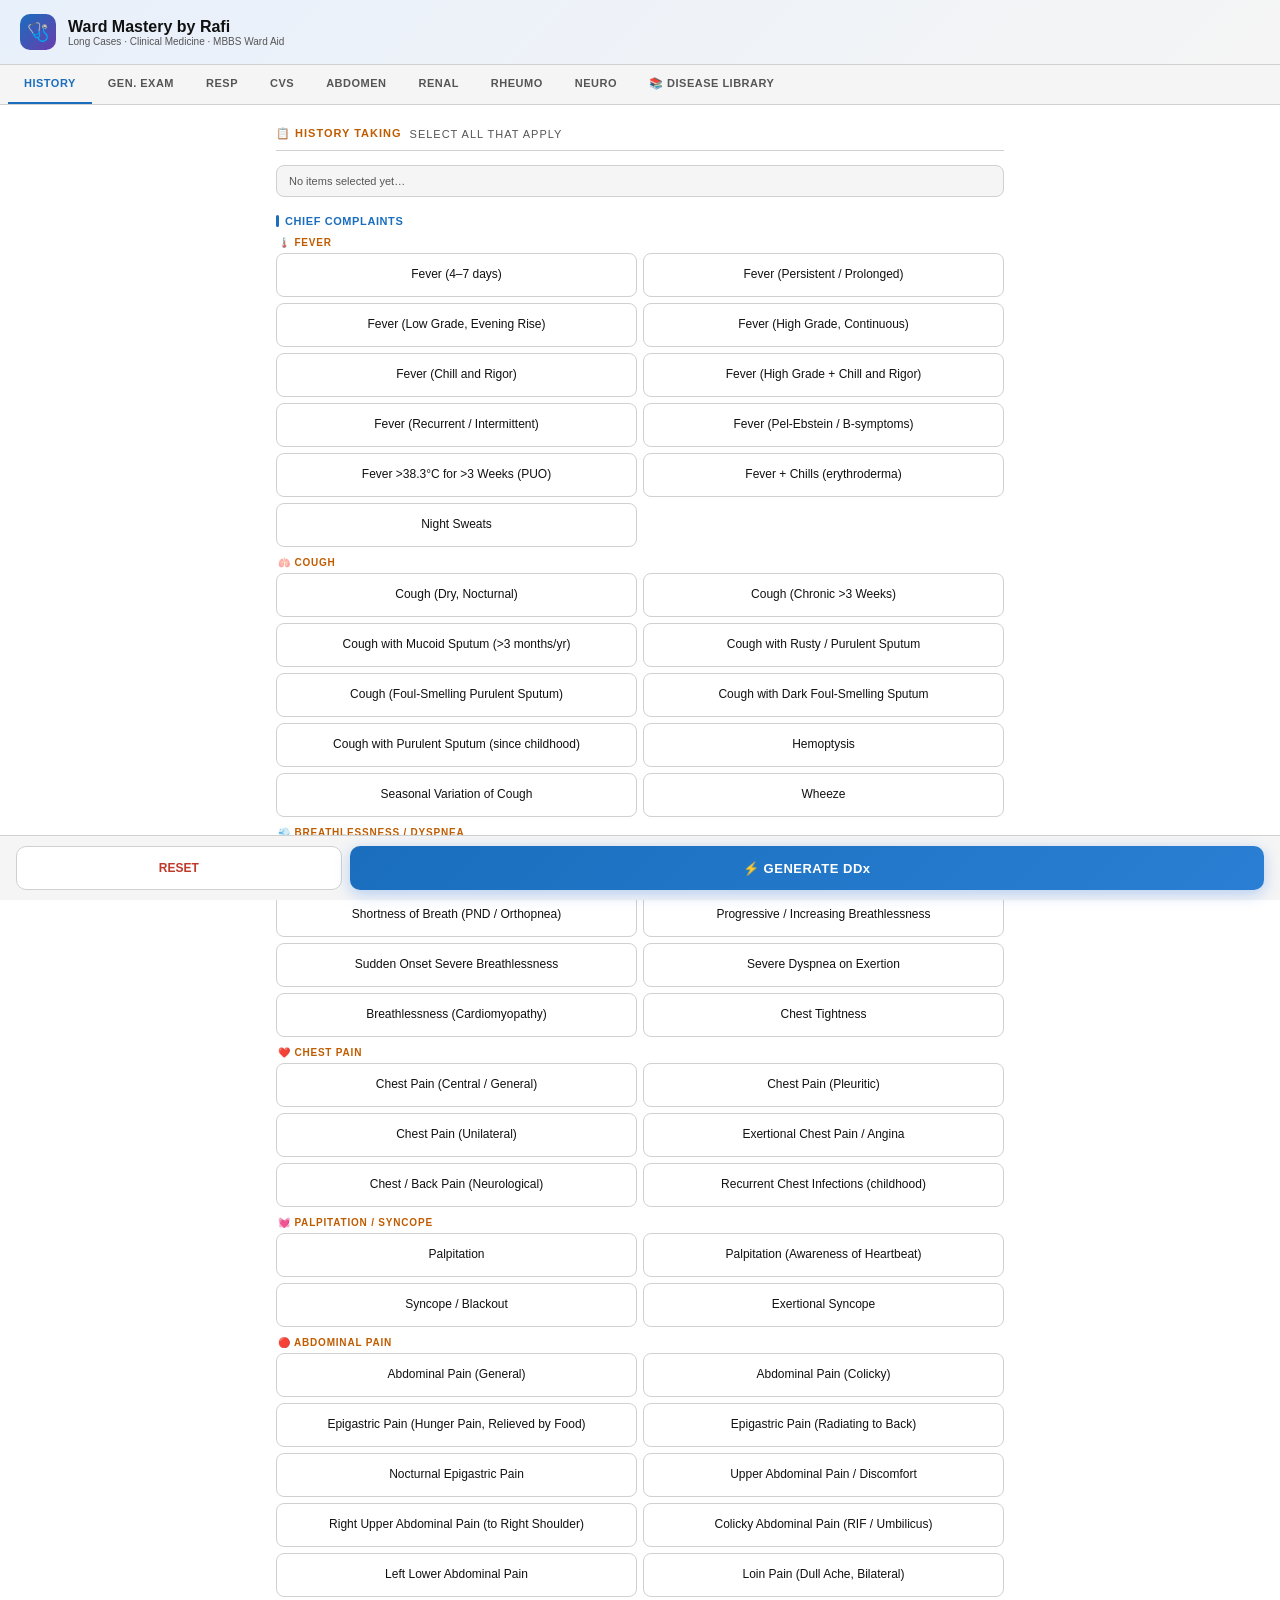
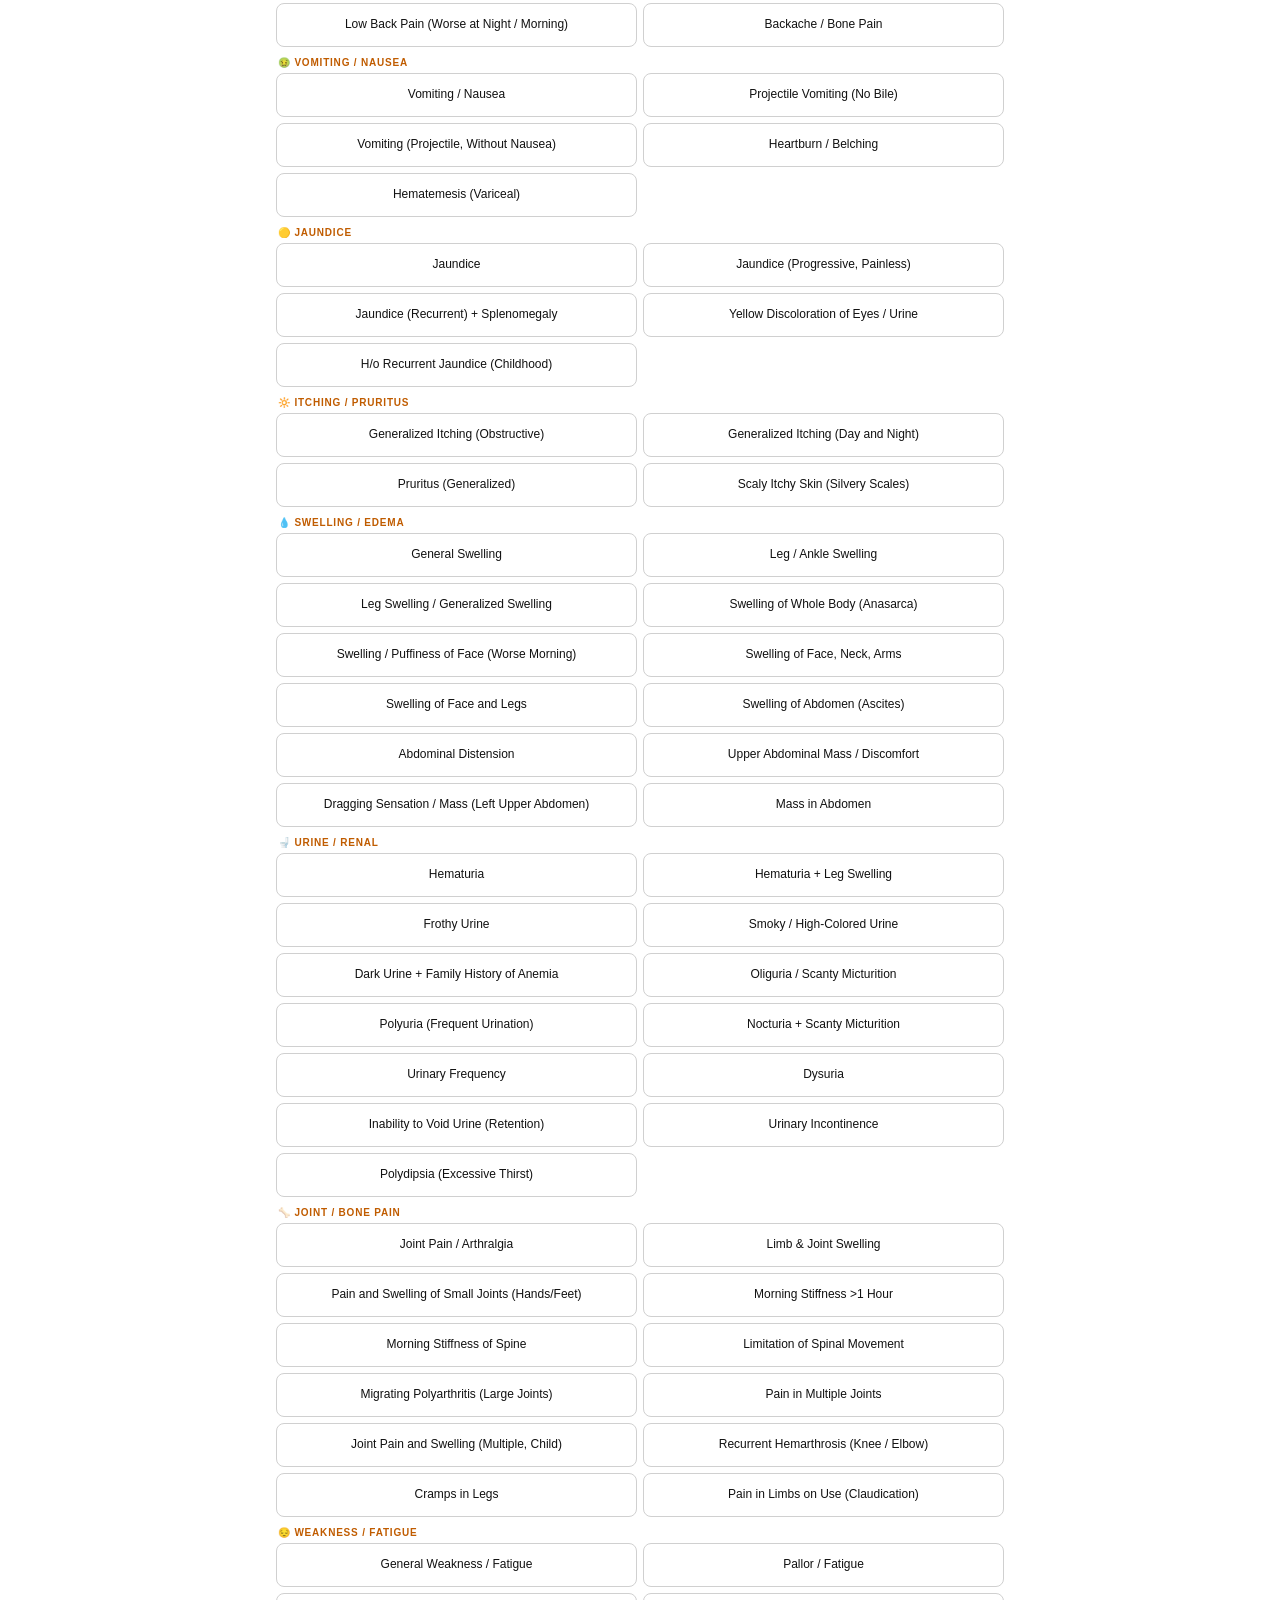
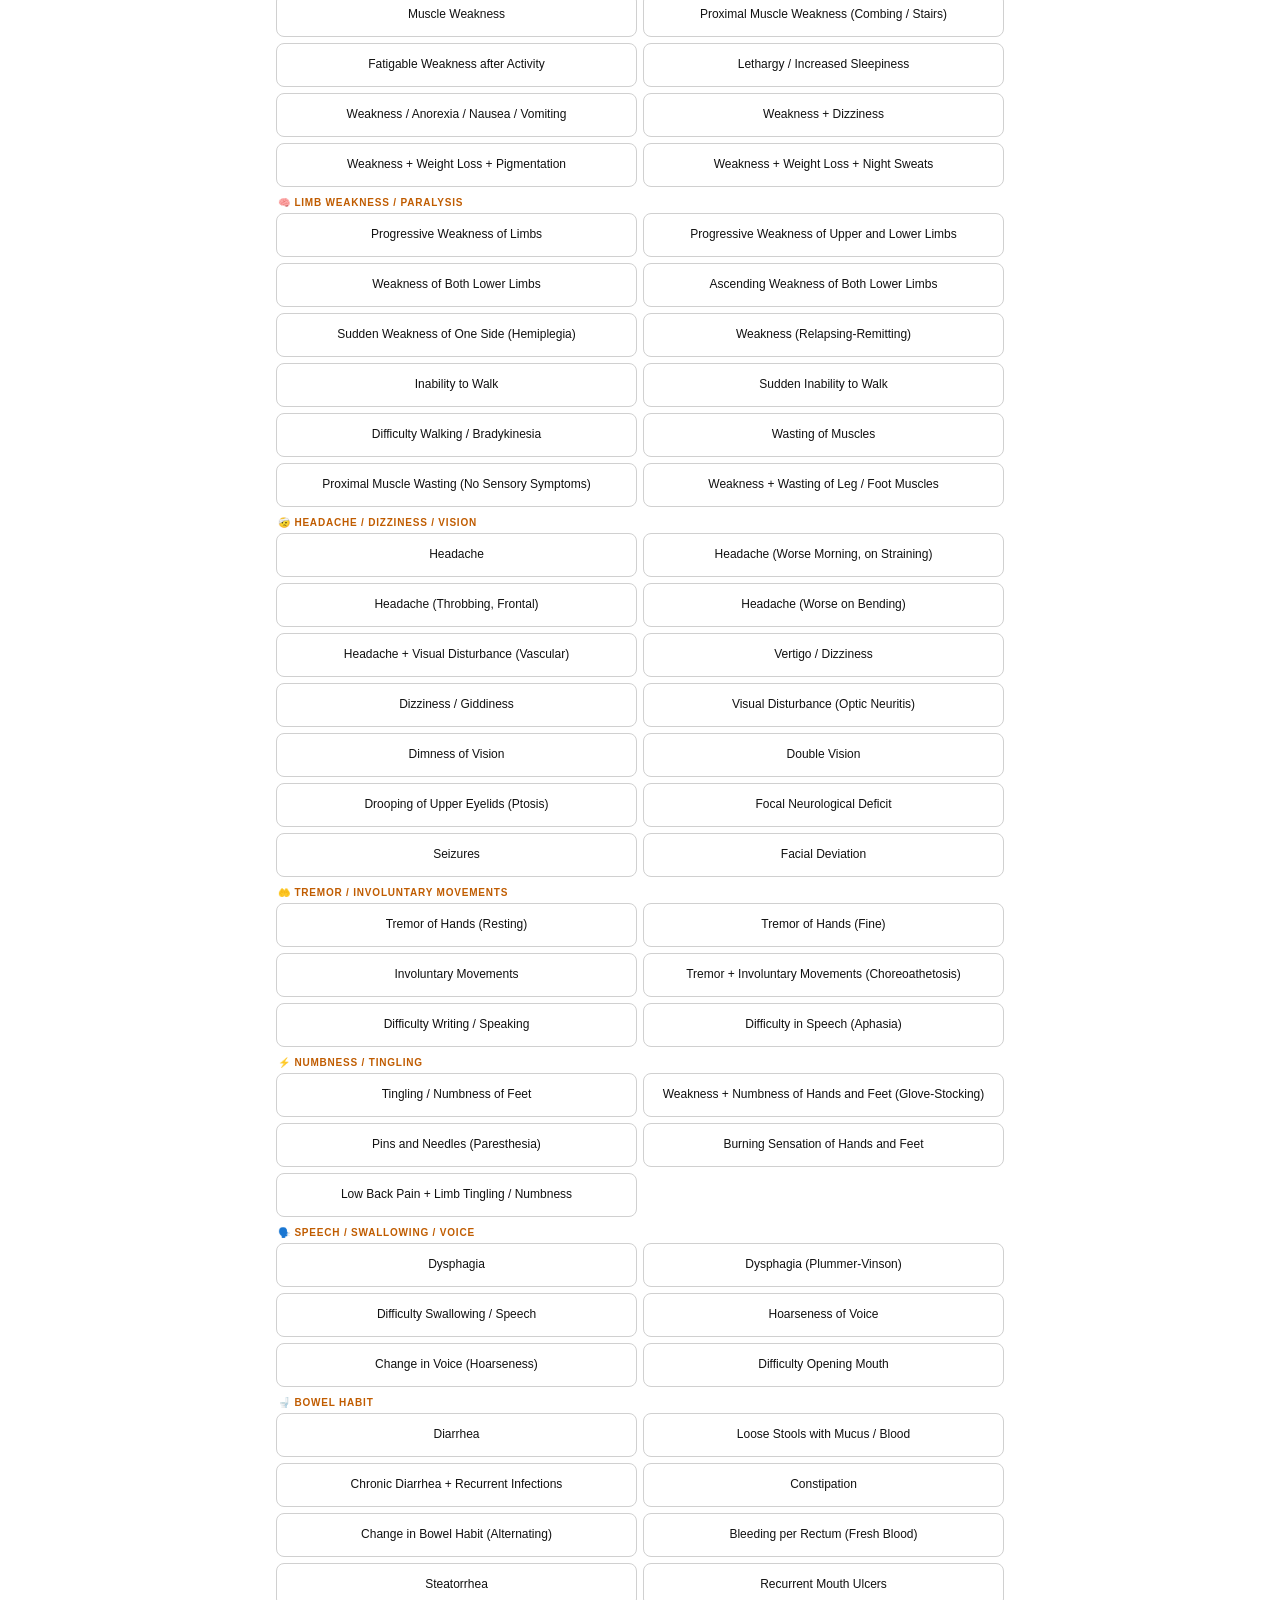
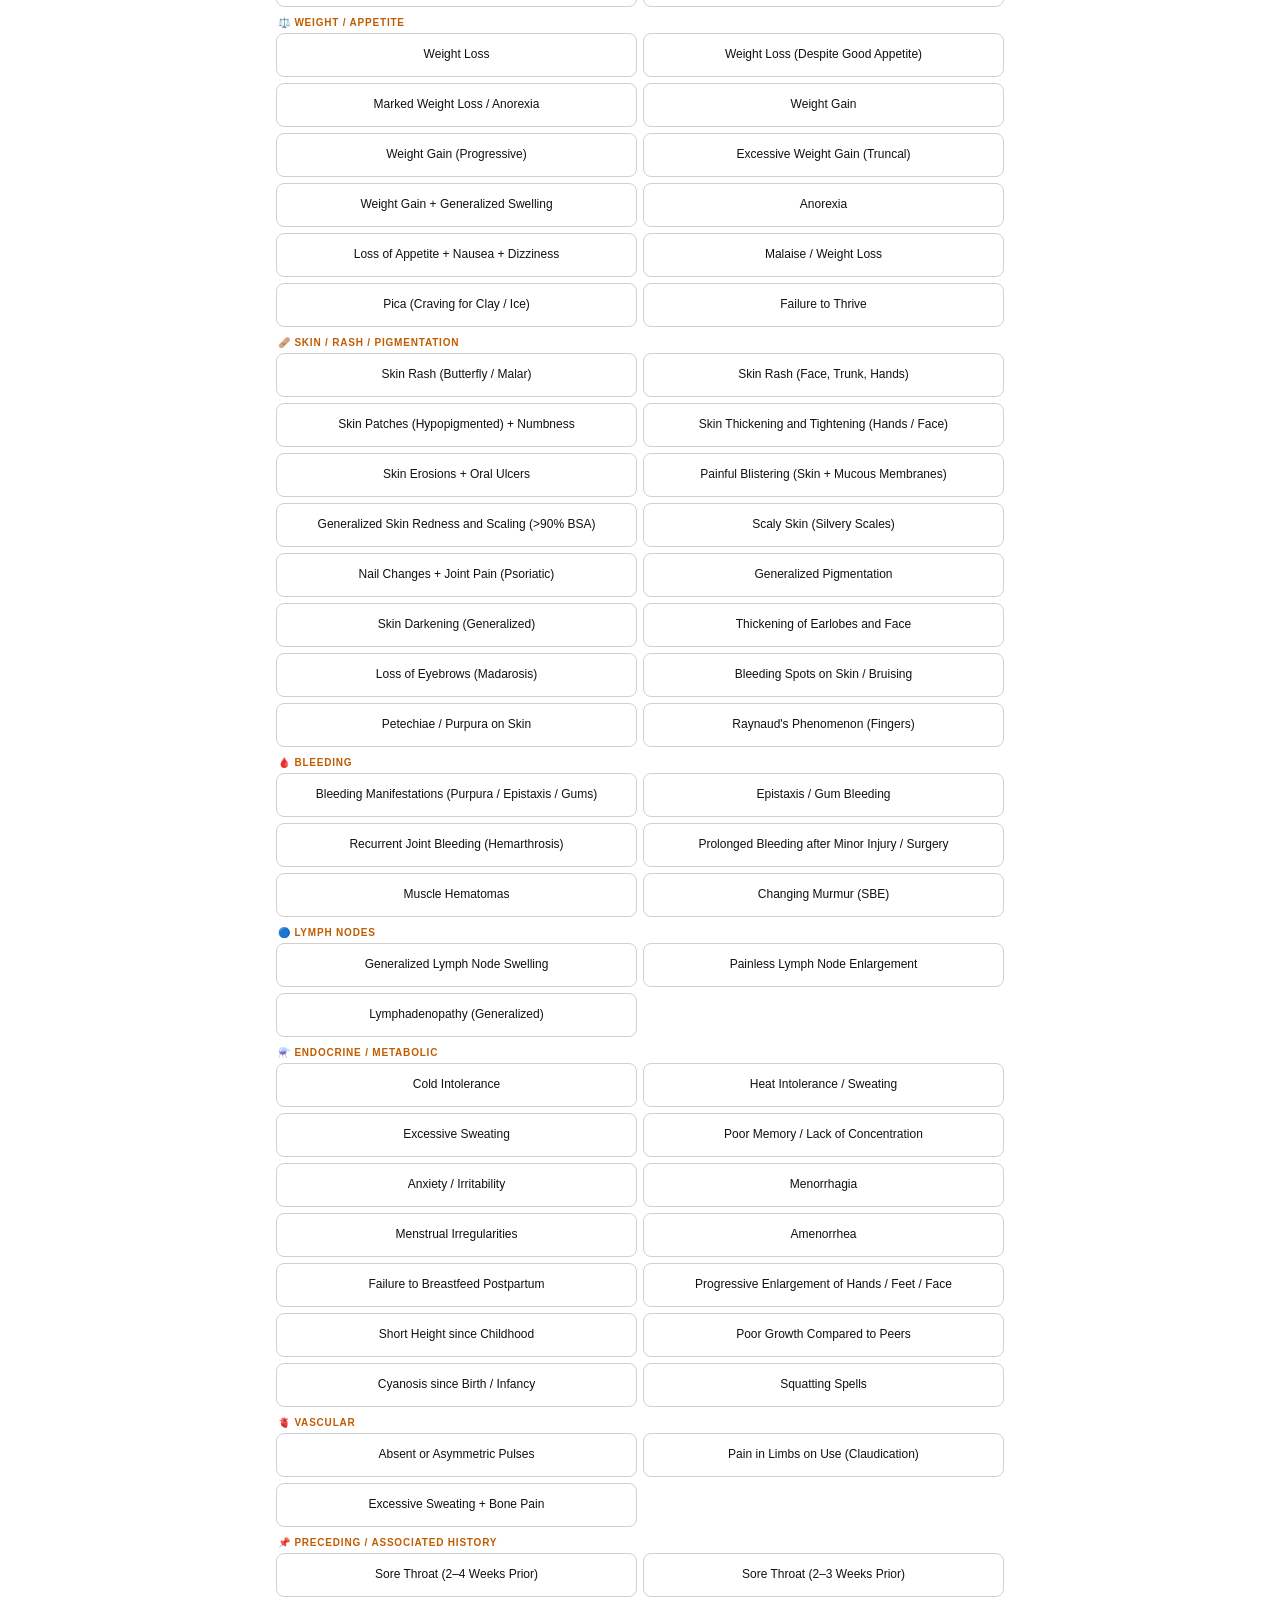
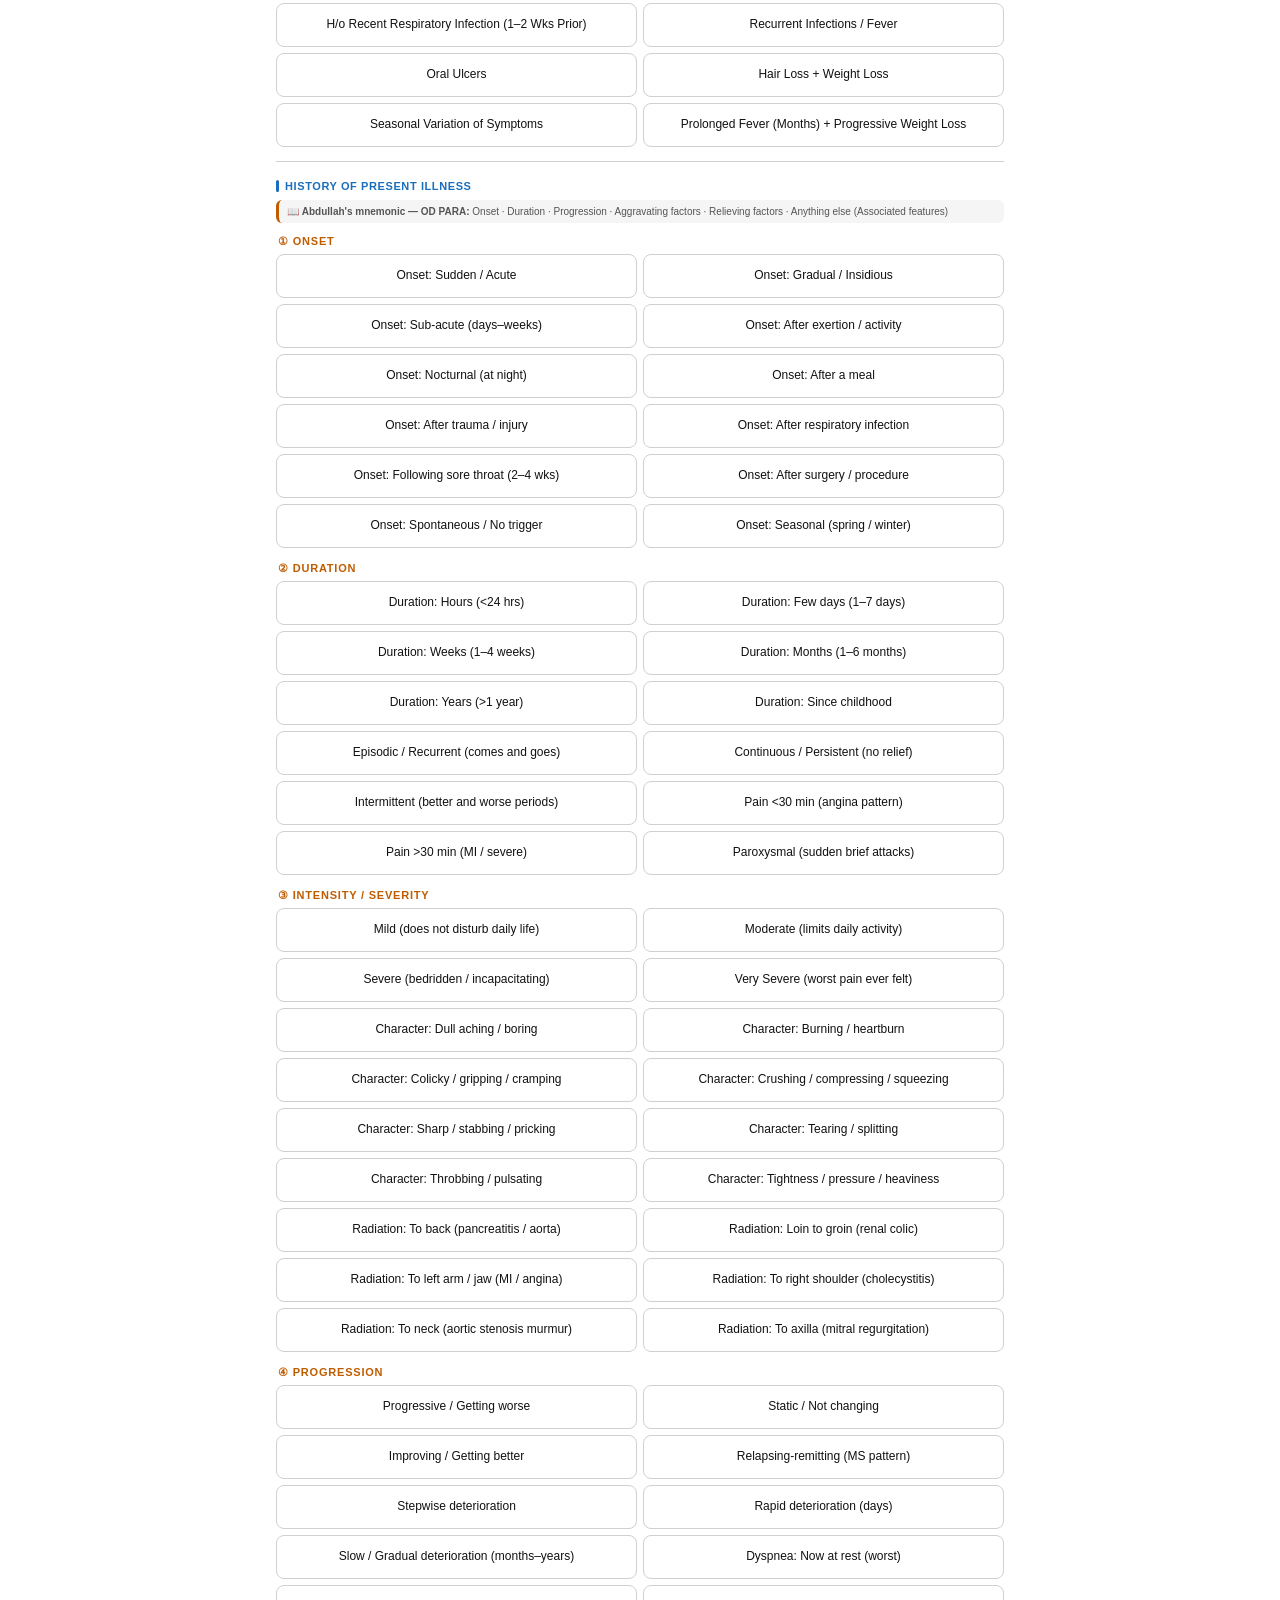
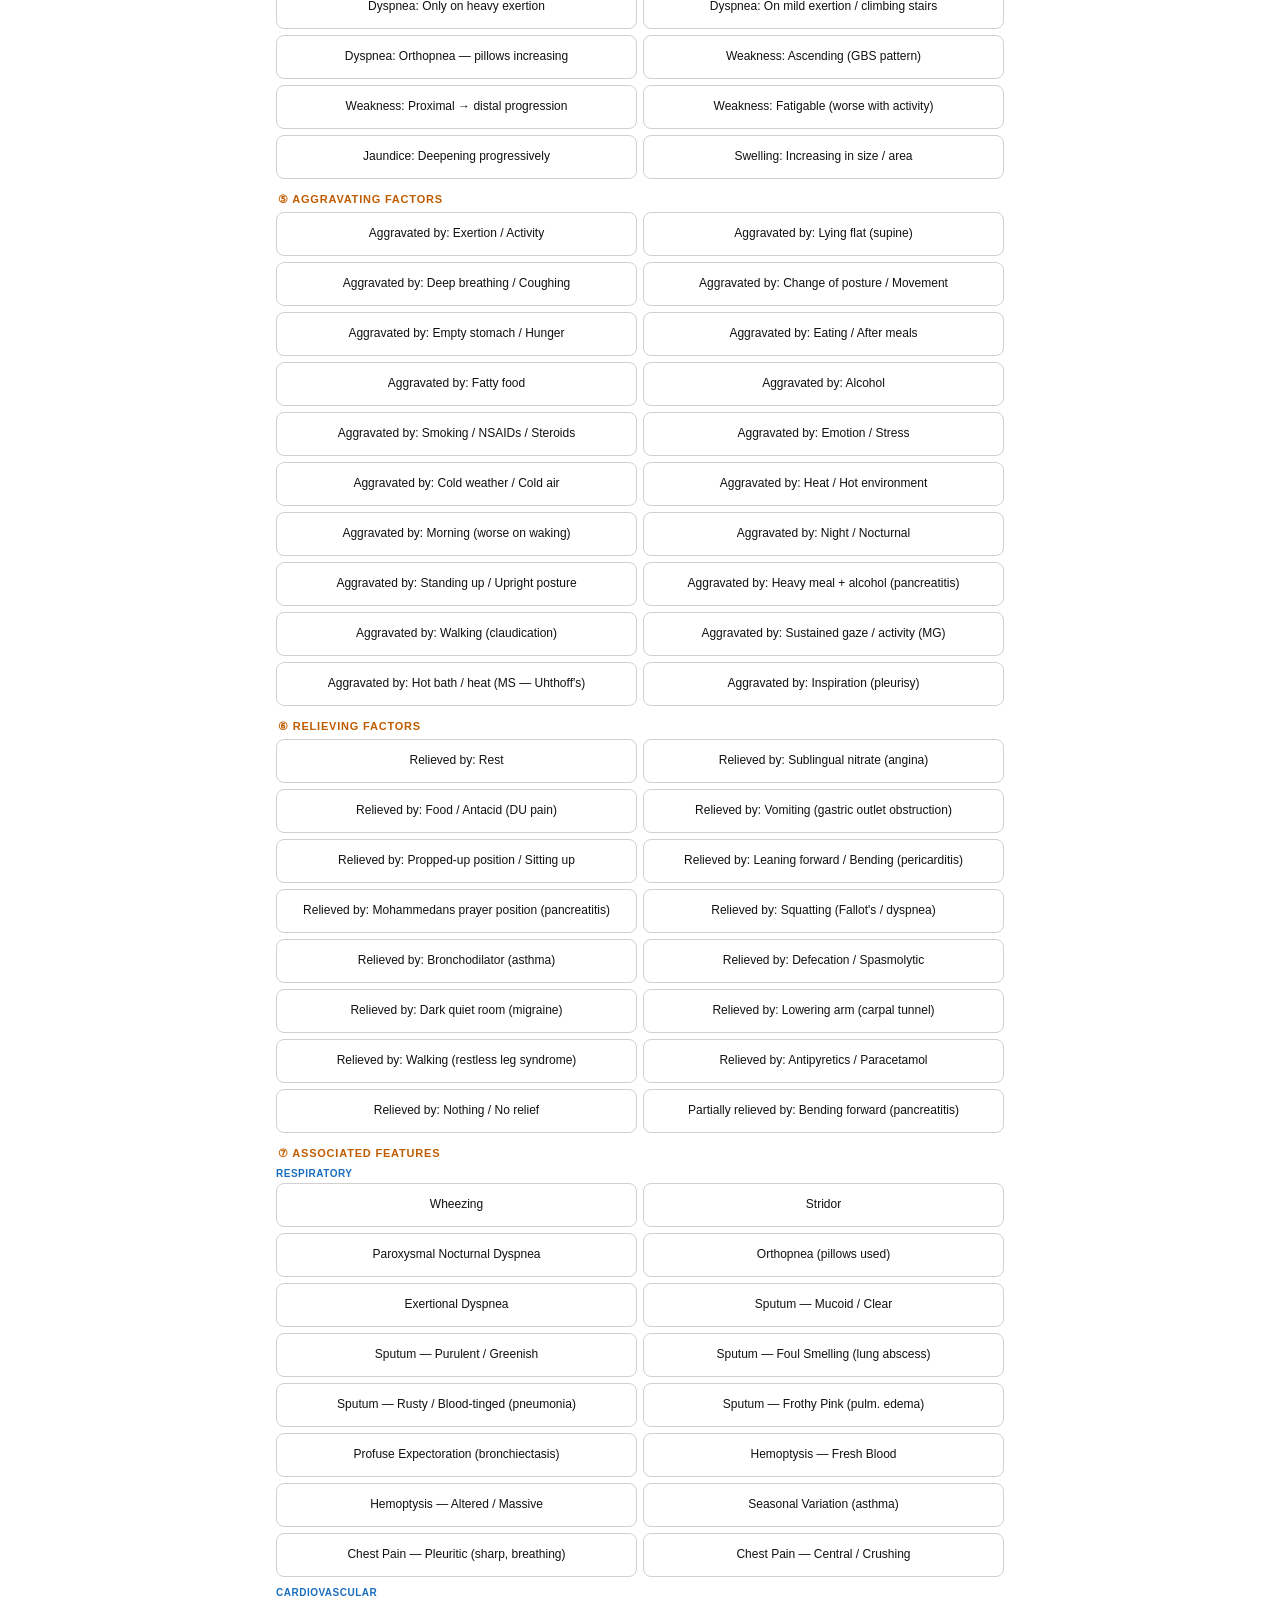
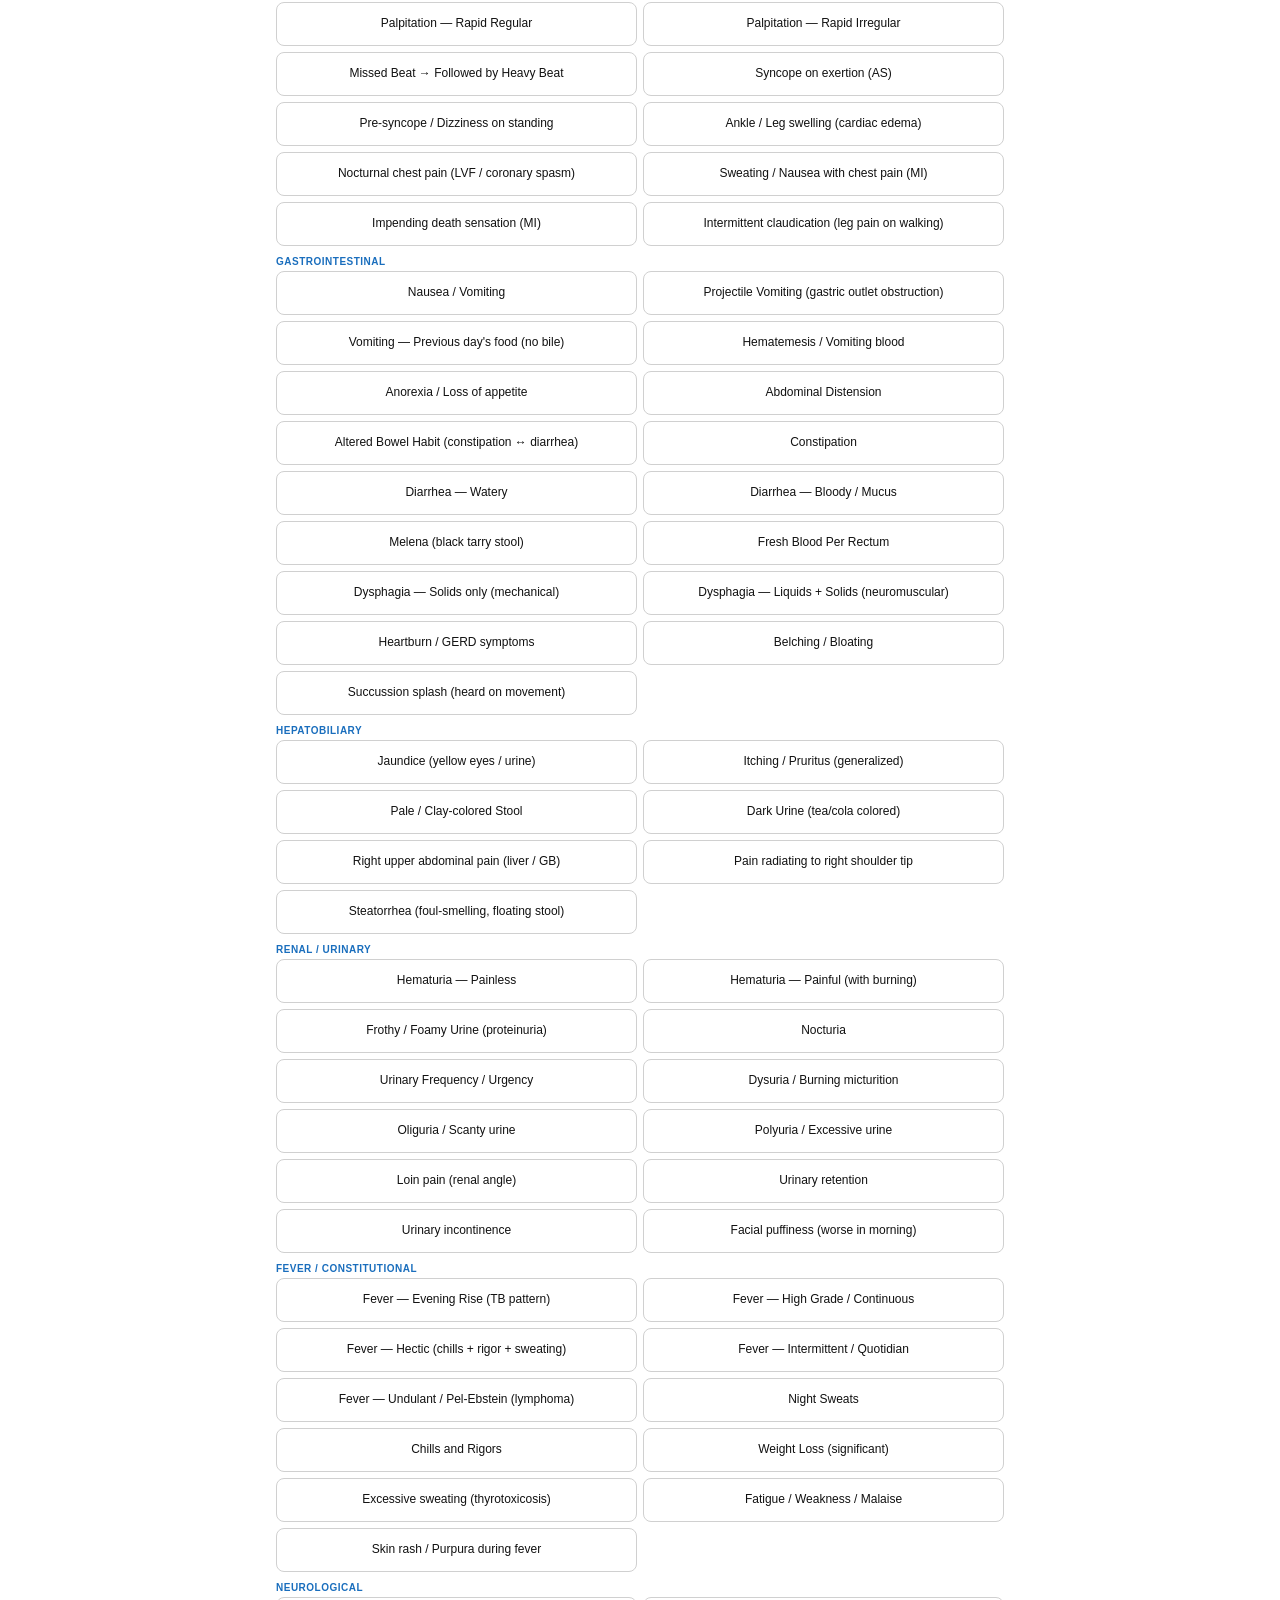
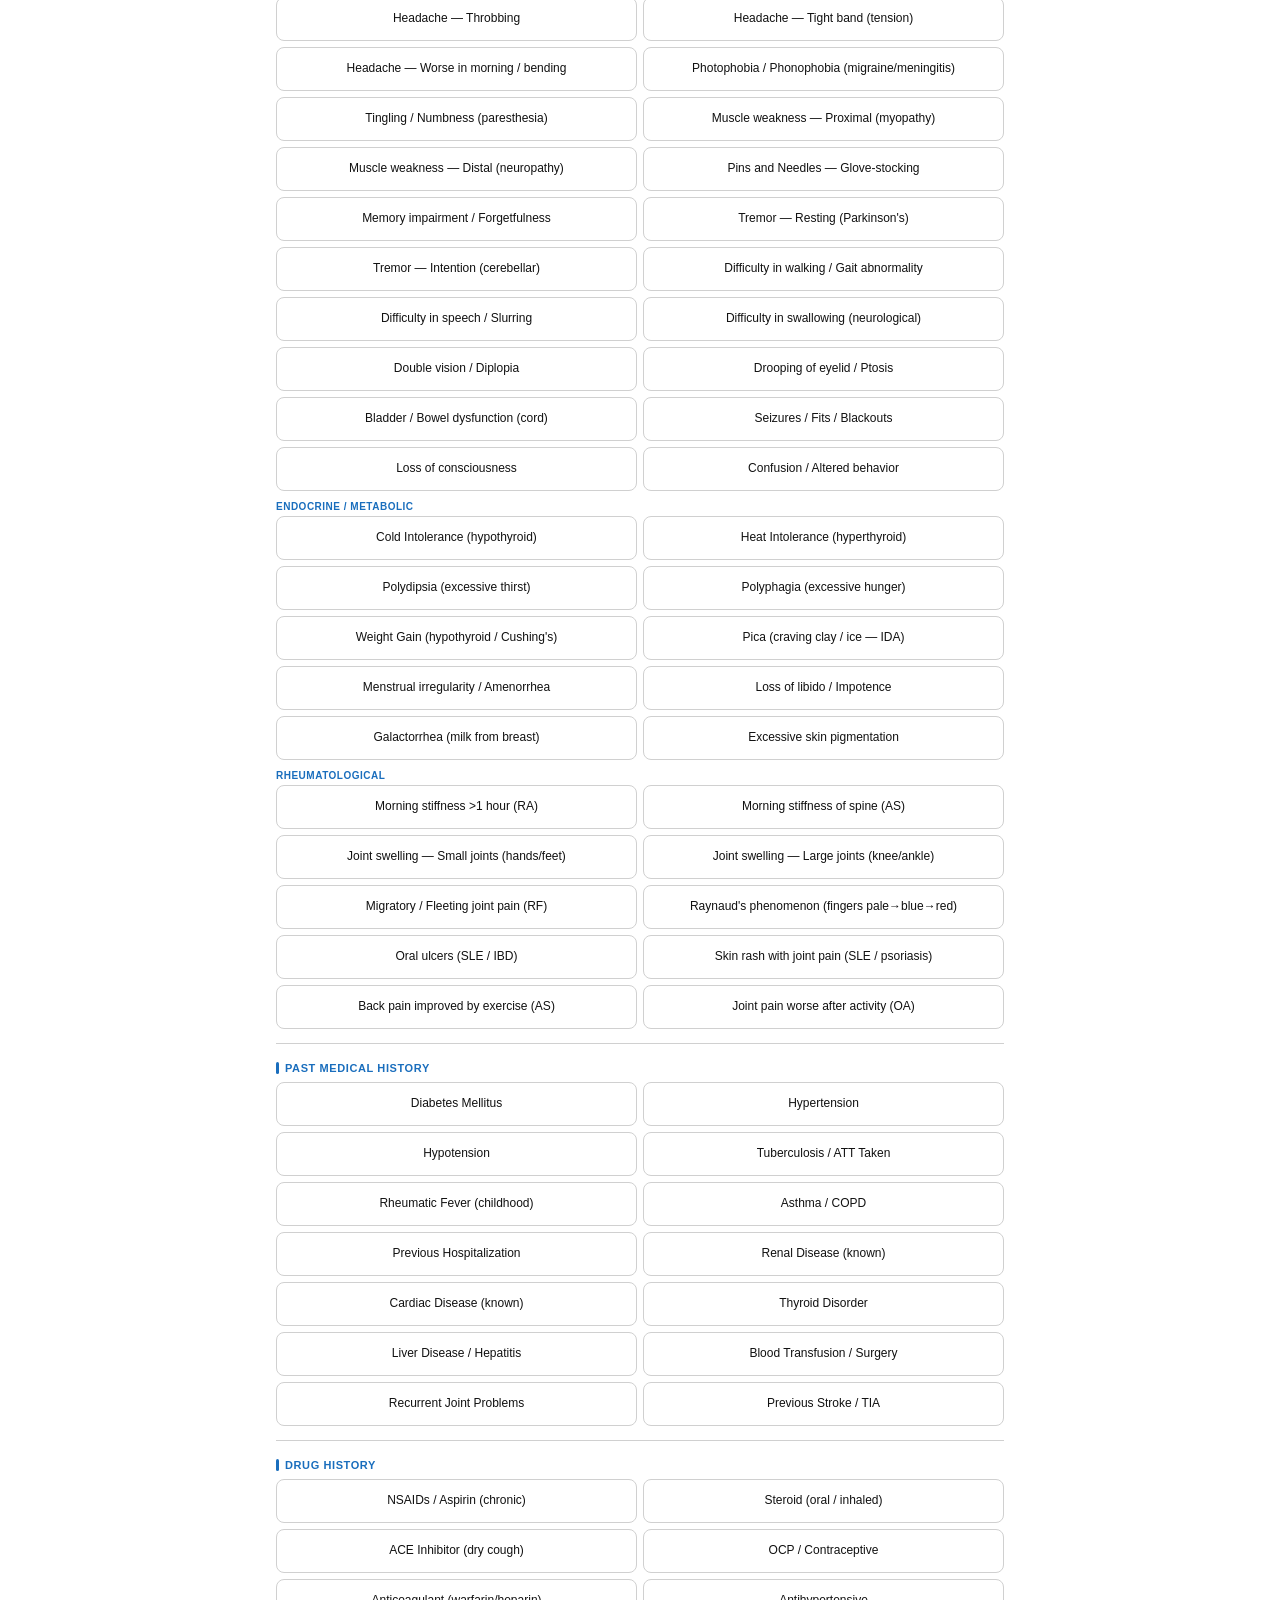
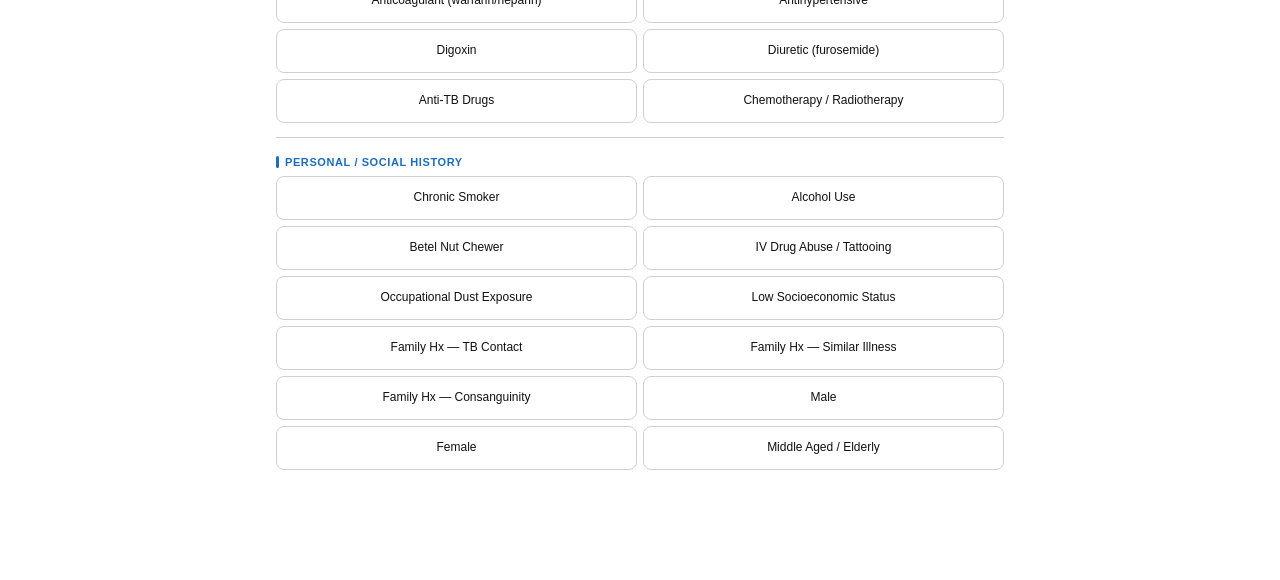
<file: Ward_Mastery_2.html>
<!DOCTYPE html>
<html lang="en">
<head>
<meta charset="UTF-8">
<meta name="viewport" content="width=device-width, initial-scale=1.0">
<title>Ward Mastery by Rafi</title>
<style>
  :root {
    --bg: #ffffff;
    --surface: #f5f5f5;
    --card: #ffffff;
    --border: #d0d0d0;
    --accent: #1a6ebd;
    --accent2: #1a8a3a;
    --warn: #c05c00;
    --danger: #c0392b;
    --purple: #6a3cad;
    --teal: #1a8a3a;
    --text: #111111;
    --muted: #555555;
    --tag-bg: #eeeeee;
    --active-bg: #1a6ebd;
    --active-border: #1a6ebd;
  }

  * { box-sizing: border-box; margin: 0; padding: 0; }

  body {
    font-family: Arial, sans-serif;
    background: var(--bg);
    color: var(--text);
    min-height: 100vh;
    padding-bottom: 90px;
  }

  /* ── HEADER ── */
  header {
    background: linear-gradient(135deg, #e8f0fb 0%, #f5f5f5 100%);
    border-bottom: 1px solid var(--border);
    padding: 14px 20px;
    display: flex;
    align-items: center;
    gap: 12px;
    position: sticky;
    top: 0;
    z-index: 200;
  }
  .logo-mark {
    width: 36px; height: 36px;
    background: linear-gradient(135deg, #1a6ebd, #6a3cad);
    border-radius: 10px;
    display: flex; align-items: center; justify-content: center;
    font-size: 18px; flex-shrink: 0;
  }
  .header-text h1 { font-family: Arial, sans-serif; font-size: 16px; font-weight: 800; color: var(--text); }
  .header-text p { font-size: 10px; color: var(--muted); }
  .badge-count {
    margin-left: auto;
    background: var(--active-bg);
    color: white;
    border-radius: 20px;
    padding: 3px 10px;
    font-size: 12px;
    font-weight: 600;
    min-width: 28px;
    text-align: center;
    display: none;
  }
  .badge-count.show { display: block; }

  /* ── TABS ── */
  .tabs-wrapper {
    background: var(--surface);
    border-bottom: 1px solid var(--border);
    position: sticky;
    top: 64px;
    z-index: 150;
    overflow-x: auto;
    scrollbar-width: none;
  }
  .tabs-wrapper::-webkit-scrollbar { display: none; }
  .tabs {
    display: flex;
    min-width: max-content;
    padding: 0 8px;
  }
  .tab {
    padding: 12px 16px;
    font-family: Arial, sans-serif;
    font-size: 11px;
    font-weight: 700;
    letter-spacing: 0.5px;
    text-transform: uppercase;
    color: var(--muted);
    cursor: pointer;
    border-bottom: 2px solid transparent;
    transition: all 0.2s;
    white-space: nowrap;
    position: relative;
  }
  .tab:hover { color: var(--text); }
  .tab.active { color: var(--accent); border-bottom-color: var(--accent); }
  .tab .tab-dot {
    width: 6px; height: 6px;
    background: var(--warn);
    border-radius: 50%;
    position: absolute;
    top: 8px; right: 6px;
    display: none;
  }
  .tab .tab-dot.show { display: block; }

  /* ── SECTIONS ── */
  .section { display: none; padding: 16px; max-width: 760px; margin: 0 auto; }
  .section.active { display: block; }

  /* ── SECTION HEADER ── */
  .sec-head {
    font-family: Arial, sans-serif;
    font-size: 11px;
    font-weight: 700;
    color: var(--warn);
    text-transform: uppercase;
    letter-spacing: 1px;
    padding: 6px 0 10px;
    border-bottom: 1px solid var(--border);
    margin-bottom: 14px;
    display: flex;
    align-items: center;
    gap: 8px;
  }
  .sec-head span { color: var(--muted); font-weight: 400; }

  /* ── GROUP LABEL ── */
  .group-label {
    font-size: 11px;
    font-weight: 600;
    color: var(--accent);
    text-transform: uppercase;
    letter-spacing: 0.6px;
    margin: 18px 0 8px;
    display: flex;
    align-items: center;
    gap: 6px;
  }
  .group-label::before {
    content: '';
    display: inline-block;
    width: 3px; height: 12px;
    background: var(--accent);
    border-radius: 2px;
  }

  /* ── BUTTON GRID ── */
  .grid-2 { display: grid; grid-template-columns: 1fr 1fr; gap: 6px; margin-bottom: 4px; }
  .grid-3 { display: grid; grid-template-columns: 1fr 1fr 1fr; gap: 6px; margin-bottom: 4px; }

  /* ── TOGGLE BUTTON ── */
  .btn {
    background: var(--card);
    border: 1px solid var(--border);
    color: var(--text);
    border-radius: 8px;
    padding: 10px 8px;
    font-size: 12px;
    font-family: Arial, sans-serif;
    font-weight: 500;
    cursor: pointer;
    transition: all 0.15s;
    text-align: center;
    line-height: 1.3;
    min-height: 44px;
    display: flex;
    align-items: center;
    justify-content: center;
  }
  .btn:hover { border-color: var(--accent); color: var(--accent); }
  .btn.on {
    background: var(--active-bg);
    border-color: var(--active-border);
    color: white;
    box-shadow: 0 0 0 2px rgba(88, 166, 255, 0.15);
    font-weight: 600;
  }
  .btn.on-green { background: #d4f0dc; border-color: var(--accent2); color: #0a5c1e; }
  .btn.on-orange { background: #fde8d0; border-color: var(--warn); color: #7a3800; }
  .btn.on-red { background: #fdd8d6; border-color: var(--danger); color: #7a1010; }
  .btn.on-purple { background: #ede0ff; border-color: var(--purple); color: #3a1a7a; }

  /* coloring per category */
  .cat-cc .btn.on { background: #d0e8ff; border-color: #1a6ebd; color: #0a3060; }
  .cat-gen .btn.on { background: #d4f0dc; border-color: #1a8a3a; color: #0a4020; }
  .cat-past .btn.on { background: #fde8d0; border-color: #c05c00; color: #7a3800; }
  .cat-resp .btn.on { background: #ede0ff; border-color: #6a3cad; color: #3a1a7a; }
  .cat-cvs .btn.on { background: #fdd8d6; border-color: #c0392b; color: #7a1010; }
  .cat-abd .btn.on { background: #d4f0dc; border-color: #1a8a3a; color: #0a4020; }
  .cat-renal .btn.on { background: #d0e8ff; border-color: #1a6ebd; color: #0a3060; }
  .cat-rheum .btn.on { background: #ede0ff; border-color: #6a3cad; color: #3a1a7a; }
  .cat-neuro .btn.on { background: #fde8d0; border-color: #c05c00; color: #7a3800; }

  /* ── DDX RESULTS ── */
  #results-section {
    max-width: 760px;
    margin: 0 auto;
    padding: 0 16px 20px;
    display: none;
  }
  .results-title {
    font-family: Arial, sans-serif;
    font-size: 15px;
    font-weight: 800;
    color: var(--text);
    padding: 16px 0 10px;
    border-bottom: 1px solid var(--border);
    margin-bottom: 12px;
    display: flex;
    align-items: center;
    gap: 10px;
  }
  .ddx-card {
    background: var(--card);
    border: 1px solid var(--border);
    border-radius: 12px;
    padding: 14px;
    margin-bottom: 10px;
    position: relative;
    overflow: hidden;
  }
  .ddx-card::before {
    content: '';
    position: absolute;
    left: 0; top: 0; bottom: 0;
    width: 4px;
    border-radius: 4px 0 0 4px;
  }
  .ddx-card.rank-1::before { background: #e07020; }
  .ddx-card.rank-2::before { background: #58a6ff; }
  .ddx-card.rank-3::before { background: #bc8cff; }
  .ddx-card.rank-4::before { background: #3fb950; }
  .ddx-card.rank-5::before { background: #8b949e; }
  .ddx-head {
    display: flex;
    align-items: flex-start;
    gap: 10px;
    margin-bottom: 6px;
  }
  .ddx-rank {
    font-family: Arial, sans-serif;
    font-size: 10px;
    font-weight: 800;
    color: var(--muted);
    background: var(--tag-bg);
    border-radius: 4px;
    padding: 2px 6px;
    flex-shrink: 0;
    margin-top: 1px;
  }
  .ddx-name {
    font-family: Arial, sans-serif;
    font-size: 14px;
    font-weight: 700;
    color: var(--text);
    line-height: 1.3;
  }
  .ddx-score {
    margin-left: auto;
    background: var(--tag-bg);
    border-radius: 6px;
    padding: 2px 8px;
    font-size: 11px;
    color: var(--accent);
    font-weight: 600;
    flex-shrink: 0;
  }
  .ddx-tags {
    display: flex;
    flex-wrap: wrap;
    gap: 4px;
    margin-bottom: 6px;
  }
  .ddx-tag {
    font-size: 10px;
    padding: 2px 7px;
    border-radius: 20px;
    background: var(--tag-bg);
    color: var(--muted);
    border: 1px solid var(--border);
  }
  .ddx-tag.match { background: #1f3a1f; color: #7ee787; border-color: #3fb950; }
  .ddx-hint {
    font-size: 11px;
    color: var(--muted);
    line-height: 1.5;
    margin-top: 6px;
    padding-top: 6px;
    border-top: 1px solid var(--border);
  }
  .no-result {
    text-align: center;
    padding: 40px 20px;
    color: var(--muted);
    font-size: 13px;
  }

  /* ── ACTION BAR ── */
  .action-bar {
    position: fixed;
    bottom: 0; left: 0; right: 0;
    background: var(--surface);
    border-top: 1px solid var(--border);
    padding: 10px 16px;
    display: flex;
    gap: 8px;
    z-index: 300;
    max-width: 100%;
  }
  .btn-diagnose {
    flex: 3;
    background: linear-gradient(135deg, #1a6ebd, #2a7fd4);
    color: white;
    border: none;
    border-radius: 10px;
    padding: 14px;
    font-family: Arial, sans-serif;
    font-size: 13px;
    font-weight: 700;
    cursor: pointer;
    letter-spacing: 0.5px;
    box-shadow: 0 4px 15px rgba(31, 111, 235, 0.3);
  }
  .btn-diagnose:hover { background: linear-gradient(135deg, #2a7fd4, #3a8fe4); }
  .btn-reset {
    flex: 1;
    background: var(--card);
    color: var(--danger);
    border: 1px solid var(--border);
    border-radius: 10px;
    padding: 14px;
    font-family: Arial, sans-serif;
    font-size: 12px;
    font-weight: 700;
    cursor: pointer;
  }
  .btn-reset:hover { border-color: var(--danger); }

  /* ── SELECTED SUMMARY BAR ── */
  .summary-bar {
    background: var(--surface);
    border: 1px solid var(--border);
    border-radius: 8px;
    padding: 8px 12px;
    margin-bottom: 16px;
    font-size: 11px;
    color: var(--muted);
    min-height: 32px;
    display: flex;
    flex-wrap: wrap;
    gap: 4px;
    align-items: center;
  }
  .summary-pill {
    background: #1a6ebd;
    color: white;
    border-radius: 20px;
    padding: 2px 8px;
    font-size: 10px;
    font-weight: 600;
  }

  /* ── NOTE BOXES ── */
  .note-box {
    background: #fffbe6;
    border: 1px solid #e0d0a0;
    border-left: 3px solid var(--warn);
    border-radius: 8px;
    padding: 10px 12px;
    font-size: 11px;
    color: var(--muted);
    margin: 10px 0 14px;
    line-height: 1.6;
  }
  .note-box strong { color: var(--warn); }

  /* ── DIVIDER ── */
  .divider {
    border: none;
    border-top: 1px solid var(--border);
    margin: 14px 0;
  }

  @media (max-width: 480px) {
    .grid-3 { grid-template-columns: 1fr 1fr; }
    .btn { font-size: 11px; padding: 9px 6px; }
  }

  /* ── DISEASE LIBRARY ── */
  .lib-search-wrap {
    position: sticky;
    top: 120px;
    z-index: 100;
    background: var(--bg);
    padding: 10px 0 8px;
  }
  .lib-search {
    width: 100%;
    background: var(--card);
    border: 1px solid var(--border);
    border-radius: 10px;
    padding: 11px 16px;
    color: var(--text);
    font-family: Arial, sans-serif;
    font-size: 14px;
    outline: none;
  }
  .lib-search:focus { border-color: var(--accent); }
  .lib-search::placeholder { color: var(--muted); }
  .lib-filter-row {
    display: flex;
    gap: 6px;
    flex-wrap: wrap;
    margin: 8px 0 12px;
  }
  .lib-filter {
    background: var(--card);
    border: 1px solid var(--border);
    color: var(--muted);
    border-radius: 20px;
    padding: 4px 12px;
    font-size: 11px;
    font-weight: 600;
    cursor: pointer;
    transition: all 0.15s;
  }
  .lib-filter.active, .lib-filter:hover {
    background: var(--active-bg);
    border-color: var(--accent);
    color: white;
  }
  .lib-count {
    font-size: 11px;
    color: var(--muted);
    margin-bottom: 12px;
  }
  .disease-card {
    background: var(--card);
    border: 1px solid var(--border);
    border-radius: 12px;
    margin-bottom: 10px;
    overflow: hidden;
    transition: border-color 0.15s;
  }
  .disease-card:hover { border-color: var(--accent); }
  .disease-card-header {
    display: flex;
    align-items: center;
    gap: 10px;
    padding: 13px 14px;
    cursor: pointer;
    user-select: none;
  }
  .disease-sys-badge {
    font-size: 10px;
    font-weight: 700;
    padding: 2px 8px;
    border-radius: 20px;
    flex-shrink: 0;
  }
  .sys-resp  { background:#ede0ff; color:#3a1a7a; }
  .sys-cvs   { background:#fdd8d6; color:#7a1010; }
  .sys-git   { background:#d0e8ff; color:#0a3060; }
  .sys-hep   { background:#fde8d0; color:#7a3800; }
  .sys-neph  { background:#d4f0dc; color:#0a4020; }
  .sys-rheum { background:#d4f0dc; color:#0a4020; }
  .sys-neuro { background:#fde8d0; color:#7a3800; }
  .sys-endo  { background:#ede0ff; color:#3a1a7a; }
  .sys-hemato{ background:#d0e8ff; color:#0a3060; }
  .sys-derm  { background:#fde0f0; color:#7a1050; }
  .sys-misc  { background:#eeeeee; color:#333333; }
  .disease-name {
    font-family: Arial, sans-serif;
    font-size: 13px;
    font-weight: 700;
    color: var(--text);
    flex: 1;
  }
  .disease-chevron {
    font-size: 12px;
    color: var(--muted);
    transition: transform 0.2s;
  }
  .disease-card.open .disease-chevron { transform: rotate(180deg); }
  .disease-body {
    display: none;
    padding: 0 14px 14px;
    border-top: 1px solid var(--border);
  }
  .disease-card.open .disease-body { display: block; }
  .lib-section-title {
    font-size: 10px;
    font-weight: 700;
    text-transform: uppercase;
    letter-spacing: 0.8px;
    color: var(--accent);
    margin: 12px 0 6px;
    display: flex;
    align-items: center;
    gap: 5px;
  }
  .lib-section-title::before {
    content:'';
    display:inline-block;
    width:3px; height:10px;
    background: var(--accent);
    border-radius:2px;
  }
  .lib-list {
    list-style: none;
    padding: 0;
    margin: 0;
  }
  .lib-list li {
    font-size: 12px;
    color: var(--text);
    padding: 3px 0;
    line-height: 1.5;
    padding-left: 12px;
    position: relative;
  }
  .lib-list li::before {
    content: '›';
    position: absolute;
    left: 0;
    color: var(--warn);
    font-weight: 700;
  }
  .lib-gen-grid {
    display: grid;
    grid-template-columns: 1fr 1fr;
    gap: 4px;
    margin-top: 4px;
  }
  .lib-gen-item {
    background: var(--tag-bg);
    border-radius: 6px;
    padding: 5px 8px;
    font-size: 11px;
    color: var(--muted);
    line-height: 1.4;
  }
  .lib-gen-item.pos { color: #7a3800; background: #fde8d0; border: 1px solid #e0b070; }
  .lib-no-results {
    text-align: center;
    padding: 40px 20px;
    color: var(--muted);
    font-size: 13px;
  }
</style>
</head>
<body>

<header>
  <div class="logo-mark">🩺</div>
  <div class="header-text">
    <h1>Ward Mastery by Rafi</h1>
    <p>Long Cases · Clinical Medicine · MBBS Ward Aid</p>
  </div>
  <div class="badge-count" id="totalBadge">0</div>
</header>

<div class="tabs-wrapper">
  <div class="tabs">
    <div class="tab active" onclick="showTab('hx',this)">
      History<div class="tab-dot" id="dot-hx"></div>
    </div>
    <div class="tab" onclick="showTab('gpe',this)">
      Gen. Exam<div class="tab-dot" id="dot-gpe"></div>
    </div>
    <div class="tab" onclick="showTab('resp',this)">
      Resp<div class="tab-dot" id="dot-resp"></div>
    </div>
    <div class="tab" onclick="showTab('cvs',this)">
      CVS<div class="tab-dot" id="dot-cvs"></div>
    </div>
    <div class="tab" onclick="showTab('abd',this)">
      Abdomen<div class="tab-dot" id="dot-abd"></div>
    </div>
    <div class="tab" onclick="showTab('renal',this)">
      Renal<div class="tab-dot" id="dot-renal"></div>
    </div>
    <div class="tab" onclick="showTab('rheum',this)">
      Rheumo<div class="tab-dot" id="dot-rheum"></div>
    </div>
    <div class="tab" onclick="showTab('neuro',this)">
      Neuro<div class="tab-dot" id="dot-neuro"></div>
    </div>
    <div class="tab" onclick="showTab('lib',this)">
      📚 Disease Library
    </div>
  </div>
</div>

<!-- ═══════════════ HISTORY TAB ═══════════════ -->
<div class="section active" id="hx">
  <div class="sec-head">📋 History Taking <span>Select all that apply</span></div>

  <!-- Summary -->
  <div class="summary-bar" id="summary-hx">
    <span style="color:var(--muted);font-size:11px;">No items selected yet…</span>
  </div>

  <!-- Chief Complaints — Grouped by Symptom Cluster -->
  <div class="group-label">Chief Complaints</div>

  <!-- FEVER -->
  <div style="font-size:10px;font-weight:700;color:#c05c00;text-transform:uppercase;letter-spacing:0.8px;margin:10px 0 5px;padding-left:2px;">🌡️ Fever</div>
  <div class="grid-2 cat-cc" id="group-cc">
    <button class="btn" onclick="tog(this,'cc')">Fever (4–7 days)</button>
    <button class="btn" onclick="tog(this,'cc')">Fever (Persistent / Prolonged)</button>
    <button class="btn" onclick="tog(this,'cc')">Fever (Low Grade, Evening Rise)</button>
    <button class="btn" onclick="tog(this,'cc')">Fever (High Grade, Continuous)</button>
    <button class="btn" onclick="tog(this,'cc')">Fever (Chill and Rigor)</button>
    <button class="btn" onclick="tog(this,'cc')">Fever (High Grade + Chill and Rigor)</button>
    <button class="btn" onclick="tog(this,'cc')">Fever (Recurrent / Intermittent)</button>
    <button class="btn" onclick="tog(this,'cc')">Fever (Pel-Ebstein / B-symptoms)</button>
    <button class="btn" onclick="tog(this,'cc')">Fever &gt;38.3°C for &gt;3 Weeks (PUO)</button>
    <button class="btn" onclick="tog(this,'cc')">Fever + Chills (erythroderma)</button>
    <button class="btn" onclick="tog(this,'cc')">Night Sweats</button>
  </div>

  <!-- COUGH -->
  <div style="font-size:10px;font-weight:700;color:#c05c00;text-transform:uppercase;letter-spacing:0.8px;margin:10px 0 5px;padding-left:2px;">🫁 Cough</div>
  <div class="grid-2 cat-cc">
    <button class="btn" onclick="tog(this,'cc')">Cough (Dry, Nocturnal)</button>
    <button class="btn" onclick="tog(this,'cc')">Cough (Chronic &gt;3 Weeks)</button>
    <button class="btn" onclick="tog(this,'cc')">Cough with Mucoid Sputum (&gt;3 months/yr)</button>
    <button class="btn" onclick="tog(this,'cc')">Cough with Rusty / Purulent Sputum</button>
    <button class="btn" onclick="tog(this,'cc')">Cough (Foul-Smelling Purulent Sputum)</button>
    <button class="btn" onclick="tog(this,'cc')">Cough with Dark Foul-Smelling Sputum</button>
    <button class="btn" onclick="tog(this,'cc')">Cough with Purulent Sputum (since childhood)</button>
    <button class="btn" onclick="tog(this,'cc')">Hemoptysis</button>
    <button class="btn" onclick="tog(this,'cc')">Seasonal Variation of Cough</button>
    <button class="btn" onclick="tog(this,'cc')">Wheeze</button>
  </div>

  <!-- BREATHLESSNESS / DYSPNEA -->
  <div style="font-size:10px;font-weight:700;color:#c05c00;text-transform:uppercase;letter-spacing:0.8px;margin:10px 0 5px;padding-left:2px;">💨 Breathlessness / Dyspnea</div>
  <div class="grid-2 cat-cc">
    <button class="btn" onclick="tog(this,'cc')">Shortness of Breath</button>
    <button class="btn" onclick="tog(this,'cc')">Shortness of Breath on Exertion</button>
    <button class="btn" onclick="tog(this,'cc')">Shortness of Breath (PND / Orthopnea)</button>
    <button class="btn" onclick="tog(this,'cc')">Progressive / Increasing Breathlessness</button>
    <button class="btn" onclick="tog(this,'cc')">Sudden Onset Severe Breathlessness</button>
    <button class="btn" onclick="tog(this,'cc')">Severe Dyspnea on Exertion</button>
    <button class="btn" onclick="tog(this,'cc')">Breathlessness (Cardiomyopathy)</button>
    <button class="btn" onclick="tog(this,'cc')">Chest Tightness</button>
  </div>

  <!-- CHEST PAIN -->
  <div style="font-size:10px;font-weight:700;color:#c05c00;text-transform:uppercase;letter-spacing:0.8px;margin:10px 0 5px;padding-left:2px;">❤️ Chest Pain</div>
  <div class="grid-2 cat-cc">
    <button class="btn" onclick="tog(this,'cc')">Chest Pain (Central / General)</button>
    <button class="btn" onclick="tog(this,'cc')">Chest Pain (Pleuritic)</button>
    <button class="btn" onclick="tog(this,'cc')">Chest Pain (Unilateral)</button>
    <button class="btn" onclick="tog(this,'cc')">Exertional Chest Pain / Angina</button>
    <button class="btn" onclick="tog(this,'cc')">Chest / Back Pain (Neurological)</button>
    <button class="btn" onclick="tog(this,'cc')">Recurrent Chest Infections (childhood)</button>
  </div>

  <!-- PALPITATION / SYNCOPE -->
  <div style="font-size:10px;font-weight:700;color:#c05c00;text-transform:uppercase;letter-spacing:0.8px;margin:10px 0 5px;padding-left:2px;">💓 Palpitation / Syncope</div>
  <div class="grid-2 cat-cc">
    <button class="btn" onclick="tog(this,'cc')">Palpitation</button>
    <button class="btn" onclick="tog(this,'cc')">Palpitation (Awareness of Heartbeat)</button>
    <button class="btn" onclick="tog(this,'cc')">Syncope / Blackout</button>
    <button class="btn" onclick="tog(this,'cc')">Exertional Syncope</button>
  </div>

  <!-- ABDOMINAL PAIN -->
  <div style="font-size:10px;font-weight:700;color:#c05c00;text-transform:uppercase;letter-spacing:0.8px;margin:10px 0 5px;padding-left:2px;">🔴 Abdominal Pain</div>
  <div class="grid-2 cat-cc">
    <button class="btn" onclick="tog(this,'cc')">Abdominal Pain (General)</button>
    <button class="btn" onclick="tog(this,'cc')">Abdominal Pain (Colicky)</button>
    <button class="btn" onclick="tog(this,'cc')">Epigastric Pain (Hunger Pain, Relieved by Food)</button>
    <button class="btn" onclick="tog(this,'cc')">Epigastric Pain (Radiating to Back)</button>
    <button class="btn" onclick="tog(this,'cc')">Nocturnal Epigastric Pain</button>
    <button class="btn" onclick="tog(this,'cc')">Upper Abdominal Pain / Discomfort</button>
    <button class="btn" onclick="tog(this,'cc')">Right Upper Abdominal Pain (to Right Shoulder)</button>
    <button class="btn" onclick="tog(this,'cc')">Colicky Abdominal Pain (RIF / Umbilicus)</button>
    <button class="btn" onclick="tog(this,'cc')">Left Lower Abdominal Pain</button>
    <button class="btn" onclick="tog(this,'cc')">Loin Pain (Dull Ache, Bilateral)</button>
    <button class="btn" onclick="tog(this,'cc')">Low Back Pain (Worse at Night / Morning)</button>
    <button class="btn" onclick="tog(this,'cc')">Backache / Bone Pain</button>
  </div>

  <!-- VOMITING / NAUSEA -->
  <div style="font-size:10px;font-weight:700;color:#c05c00;text-transform:uppercase;letter-spacing:0.8px;margin:10px 0 5px;padding-left:2px;">🤢 Vomiting / Nausea</div>
  <div class="grid-2 cat-cc">
    <button class="btn" onclick="tog(this,'cc')">Vomiting / Nausea</button>
    <button class="btn" onclick="tog(this,'cc')">Projectile Vomiting (No Bile)</button>
    <button class="btn" onclick="tog(this,'cc')">Vomiting (Projectile, Without Nausea)</button>
    <button class="btn" onclick="tog(this,'cc')">Heartburn / Belching</button>
    <button class="btn" onclick="tog(this,'cc')">Hematemesis (Variceal)</button>
  </div>

  <!-- JAUNDICE / LIVER -->
  <div style="font-size:10px;font-weight:700;color:#c05c00;text-transform:uppercase;letter-spacing:0.8px;margin:10px 0 5px;padding-left:2px;">🟡 Jaundice</div>
  <div class="grid-2 cat-cc">
    <button class="btn" onclick="tog(this,'cc')">Jaundice</button>
    <button class="btn" onclick="tog(this,'cc')">Jaundice (Progressive, Painless)</button>
    <button class="btn" onclick="tog(this,'cc')">Jaundice (Recurrent) + Splenomegaly</button>
    <button class="btn" onclick="tog(this,'cc')">Yellow Discoloration of Eyes / Urine</button>
    <button class="btn" onclick="tog(this,'cc')">H/o Recurrent Jaundice (Childhood)</button>
  </div>

  <!-- ITCHING -->
  <div style="font-size:10px;font-weight:700;color:#c05c00;text-transform:uppercase;letter-spacing:0.8px;margin:10px 0 5px;padding-left:2px;">🔆 Itching / Pruritus</div>
  <div class="grid-2 cat-cc">
    <button class="btn" onclick="tog(this,'cc')">Generalized Itching (Obstructive)</button>
    <button class="btn" onclick="tog(this,'cc')">Generalized Itching (Day and Night)</button>
    <button class="btn" onclick="tog(this,'cc')">Pruritus (Generalized)</button>
    <button class="btn" onclick="tog(this,'cc')">Scaly Itchy Skin (Silvery Scales)</button>
  </div>

  <!-- SWELLING / EDEMA -->
  <div style="font-size:10px;font-weight:700;color:#c05c00;text-transform:uppercase;letter-spacing:0.8px;margin:10px 0 5px;padding-left:2px;">💧 Swelling / Edema</div>
  <div class="grid-2 cat-cc">
    <button class="btn" onclick="tog(this,'cc')">General Swelling</button>
    <button class="btn" onclick="tog(this,'cc')">Leg / Ankle Swelling</button>
    <button class="btn" onclick="tog(this,'cc')">Leg Swelling / Generalized Swelling</button>
    <button class="btn" onclick="tog(this,'cc')">Swelling of Whole Body (Anasarca)</button>
    <button class="btn" onclick="tog(this,'cc')">Swelling / Puffiness of Face (Worse Morning)</button>
    <button class="btn" onclick="tog(this,'cc')">Swelling of Face, Neck, Arms</button>
    <button class="btn" onclick="tog(this,'cc')">Swelling of Face and Legs</button>
    <button class="btn" onclick="tog(this,'cc')">Swelling of Abdomen (Ascites)</button>
    <button class="btn" onclick="tog(this,'cc')">Abdominal Distension</button>
    <button class="btn" onclick="tog(this,'cc')">Upper Abdominal Mass / Discomfort</button>
    <button class="btn" onclick="tog(this,'cc')">Dragging Sensation / Mass (Left Upper Abdomen)</button>
    <button class="btn" onclick="tog(this,'cc')">Mass in Abdomen</button>
  </div>

  <!-- URINE / RENAL -->
  <div style="font-size:10px;font-weight:700;color:#c05c00;text-transform:uppercase;letter-spacing:0.8px;margin:10px 0 5px;padding-left:2px;">🚽 Urine / Renal</div>
  <div class="grid-2 cat-cc">
    <button class="btn" onclick="tog(this,'cc')">Hematuria</button>
    <button class="btn" onclick="tog(this,'cc')">Hematuria + Leg Swelling</button>
    <button class="btn" onclick="tog(this,'cc')">Frothy Urine</button>
    <button class="btn" onclick="tog(this,'cc')">Smoky / High-Colored Urine</button>
    <button class="btn" onclick="tog(this,'cc')">Dark Urine + Family History of Anemia</button>
    <button class="btn" onclick="tog(this,'cc')">Oliguria / Scanty Micturition</button>
    <button class="btn" onclick="tog(this,'cc')">Polyuria (Frequent Urination)</button>
    <button class="btn" onclick="tog(this,'cc')">Nocturia + Scanty Micturition</button>
    <button class="btn" onclick="tog(this,'cc')">Urinary Frequency</button>
    <button class="btn" onclick="tog(this,'cc')">Dysuria</button>
    <button class="btn" onclick="tog(this,'cc')">Inability to Void Urine (Retention)</button>
    <button class="btn" onclick="tog(this,'cc')">Urinary Incontinence</button>
    <button class="btn" onclick="tog(this,'cc')">Polydipsia (Excessive Thirst)</button>
  </div>

  <!-- JOINT / BONE PAIN -->
  <div style="font-size:10px;font-weight:700;color:#c05c00;text-transform:uppercase;letter-spacing:0.8px;margin:10px 0 5px;padding-left:2px;">🦴 Joint / Bone Pain</div>
  <div class="grid-2 cat-cc">
    <button class="btn" onclick="tog(this,'cc')">Joint Pain / Arthralgia</button>
    <button class="btn" onclick="tog(this,'cc')">Limb &amp; Joint Swelling</button>
    <button class="btn" onclick="tog(this,'cc')">Pain and Swelling of Small Joints (Hands/Feet)</button>
    <button class="btn" onclick="tog(this,'cc')">Morning Stiffness &gt;1 Hour</button>
    <button class="btn" onclick="tog(this,'cc')">Morning Stiffness of Spine</button>
    <button class="btn" onclick="tog(this,'cc')">Limitation of Spinal Movement</button>
    <button class="btn" onclick="tog(this,'cc')">Migrating Polyarthritis (Large Joints)</button>
    <button class="btn" onclick="tog(this,'cc')">Pain in Multiple Joints</button>
    <button class="btn" onclick="tog(this,'cc')">Joint Pain and Swelling (Multiple, Child)</button>
    <button class="btn" onclick="tog(this,'cc')">Recurrent Hemarthrosis (Knee / Elbow)</button>
    <button class="btn" onclick="tog(this,'cc')">Cramps in Legs</button>
    <button class="btn" onclick="tog(this,'cc')">Pain in Limbs on Use (Claudication)</button>
  </div>

  <!-- WEAKNESS / FATIGUE -->
  <div style="font-size:10px;font-weight:700;color:#c05c00;text-transform:uppercase;letter-spacing:0.8px;margin:10px 0 5px;padding-left:2px;">😔 Weakness / Fatigue</div>
  <div class="grid-2 cat-cc">
    <button class="btn" onclick="tog(this,'cc')">General Weakness / Fatigue</button>
    <button class="btn" onclick="tog(this,'cc')">Pallor / Fatigue</button>
    <button class="btn" onclick="tog(this,'cc')">Muscle Weakness</button>
    <button class="btn" onclick="tog(this,'cc')">Proximal Muscle Weakness (Combing / Stairs)</button>
    <button class="btn" onclick="tog(this,'cc')">Fatigable Weakness after Activity</button>
    <button class="btn" onclick="tog(this,'cc')">Lethargy / Increased Sleepiness</button>
    <button class="btn" onclick="tog(this,'cc')">Weakness / Anorexia / Nausea / Vomiting</button>
    <button class="btn" onclick="tog(this,'cc')">Weakness + Dizziness</button>
    <button class="btn" onclick="tog(this,'cc')">Weakness + Weight Loss + Pigmentation</button>
    <button class="btn" onclick="tog(this,'cc')">Weakness + Weight Loss + Night Sweats</button>
  </div>

  <!-- LIMB WEAKNESS / NEUROLOGICAL MOTOR -->
  <div style="font-size:10px;font-weight:700;color:#c05c00;text-transform:uppercase;letter-spacing:0.8px;margin:10px 0 5px;padding-left:2px;">🧠 Limb Weakness / Paralysis</div>
  <div class="grid-2 cat-cc">
    <button class="btn" onclick="tog(this,'cc')">Progressive Weakness of Limbs</button>
    <button class="btn" onclick="tog(this,'cc')">Progressive Weakness of Upper and Lower Limbs</button>
    <button class="btn" onclick="tog(this,'cc')">Weakness of Both Lower Limbs</button>
    <button class="btn" onclick="tog(this,'cc')">Ascending Weakness of Both Lower Limbs</button>
    <button class="btn" onclick="tog(this,'cc')">Sudden Weakness of One Side (Hemiplegia)</button>
    <button class="btn" onclick="tog(this,'cc')">Weakness (Relapsing-Remitting)</button>
    <button class="btn" onclick="tog(this,'cc')">Inability to Walk</button>
    <button class="btn" onclick="tog(this,'cc')">Sudden Inability to Walk</button>
    <button class="btn" onclick="tog(this,'cc')">Difficulty Walking / Bradykinesia</button>
    <button class="btn" onclick="tog(this,'cc')">Wasting of Muscles</button>
    <button class="btn" onclick="tog(this,'cc')">Proximal Muscle Wasting (No Sensory Symptoms)</button>
    <button class="btn" onclick="tog(this,'cc')">Weakness + Wasting of Leg / Foot Muscles</button>
  </div>

  <!-- HEADACHE / DIZZINESS / VISION -->
  <div style="font-size:10px;font-weight:700;color:#c05c00;text-transform:uppercase;letter-spacing:0.8px;margin:10px 0 5px;padding-left:2px;">🤕 Headache / Dizziness / Vision</div>
  <div class="grid-2 cat-cc">
    <button class="btn" onclick="tog(this,'cc')">Headache</button>
    <button class="btn" onclick="tog(this,'cc')">Headache (Worse Morning, on Straining)</button>
    <button class="btn" onclick="tog(this,'cc')">Headache (Throbbing, Frontal)</button>
    <button class="btn" onclick="tog(this,'cc')">Headache (Worse on Bending)</button>
    <button class="btn" onclick="tog(this,'cc')">Headache + Visual Disturbance (Vascular)</button>
    <button class="btn" onclick="tog(this,'cc')">Vertigo / Dizziness</button>
    <button class="btn" onclick="tog(this,'cc')">Dizziness / Giddiness</button>
    <button class="btn" onclick="tog(this,'cc')">Visual Disturbance (Optic Neuritis)</button>
    <button class="btn" onclick="tog(this,'cc')">Dimness of Vision</button>
    <button class="btn" onclick="tog(this,'cc')">Double Vision</button>
    <button class="btn" onclick="tog(this,'cc')">Drooping of Upper Eyelids (Ptosis)</button>
    <button class="btn" onclick="tog(this,'cc')">Focal Neurological Deficit</button>
    <button class="btn" onclick="tog(this,'cc')">Seizures</button>
    <button class="btn" onclick="tog(this,'cc')">Facial Deviation</button>
  </div>

  <!-- TREMOR / INVOLUNTARY MOVEMENTS -->
  <div style="font-size:10px;font-weight:700;color:#c05c00;text-transform:uppercase;letter-spacing:0.8px;margin:10px 0 5px;padding-left:2px;">🤲 Tremor / Involuntary Movements</div>
  <div class="grid-2 cat-cc">
    <button class="btn" onclick="tog(this,'cc')">Tremor of Hands (Resting)</button>
    <button class="btn" onclick="tog(this,'cc')">Tremor of Hands (Fine)</button>
    <button class="btn" onclick="tog(this,'cc')">Involuntary Movements</button>
    <button class="btn" onclick="tog(this,'cc')">Tremor + Involuntary Movements (Choreoathetosis)</button>
    <button class="btn" onclick="tog(this,'cc')">Difficulty Writing / Speaking</button>
    <button class="btn" onclick="tog(this,'cc')">Difficulty in Speech (Aphasia)</button>
  </div>

  <!-- NUMBNESS / TINGLING -->
  <div style="font-size:10px;font-weight:700;color:#c05c00;text-transform:uppercase;letter-spacing:0.8px;margin:10px 0 5px;padding-left:2px;">⚡ Numbness / Tingling</div>
  <div class="grid-2 cat-cc">
    <button class="btn" onclick="tog(this,'cc')">Tingling / Numbness of Feet</button>
    <button class="btn" onclick="tog(this,'cc')">Weakness + Numbness of Hands and Feet (Glove-Stocking)</button>
    <button class="btn" onclick="tog(this,'cc')">Pins and Needles (Paresthesia)</button>
    <button class="btn" onclick="tog(this,'cc')">Burning Sensation of Hands and Feet</button>
    <button class="btn" onclick="tog(this,'cc')">Low Back Pain + Limb Tingling / Numbness</button>
  </div>

  <!-- SPEECH / SWALLOWING -->
  <div style="font-size:10px;font-weight:700;color:#c05c00;text-transform:uppercase;letter-spacing:0.8px;margin:10px 0 5px;padding-left:2px;">🗣️ Speech / Swallowing / Voice</div>
  <div class="grid-2 cat-cc">
    <button class="btn" onclick="tog(this,'cc')">Dysphagia</button>
    <button class="btn" onclick="tog(this,'cc')">Dysphagia (Plummer-Vinson)</button>
    <button class="btn" onclick="tog(this,'cc')">Difficulty Swallowing / Speech</button>
    <button class="btn" onclick="tog(this,'cc')">Hoarseness of Voice</button>
    <button class="btn" onclick="tog(this,'cc')">Change in Voice (Hoarseness)</button>
    <button class="btn" onclick="tog(this,'cc')">Difficulty Opening Mouth</button>
  </div>

  <!-- BOWEL HABIT -->
  <div style="font-size:10px;font-weight:700;color:#c05c00;text-transform:uppercase;letter-spacing:0.8px;margin:10px 0 5px;padding-left:2px;">🚽 Bowel Habit</div>
  <div class="grid-2 cat-cc">
    <button class="btn" onclick="tog(this,'cc')">Diarrhea</button>
    <button class="btn" onclick="tog(this,'cc')">Loose Stools with Mucus / Blood</button>
    <button class="btn" onclick="tog(this,'cc')">Chronic Diarrhea + Recurrent Infections</button>
    <button class="btn" onclick="tog(this,'cc')">Constipation</button>
    <button class="btn" onclick="tog(this,'cc')">Change in Bowel Habit (Alternating)</button>
    <button class="btn" onclick="tog(this,'cc')">Bleeding per Rectum (Fresh Blood)</button>
    <button class="btn" onclick="tog(this,'cc')">Steatorrhea</button>
    <button class="btn" onclick="tog(this,'cc')">Recurrent Mouth Ulcers</button>
  </div>

  <!-- WEIGHT CHANGE / APPETITE -->
  <div style="font-size:10px;font-weight:700;color:#c05c00;text-transform:uppercase;letter-spacing:0.8px;margin:10px 0 5px;padding-left:2px;">⚖️ Weight / Appetite</div>
  <div class="grid-2 cat-cc">
    <button class="btn" onclick="tog(this,'cc')">Weight Loss</button>
    <button class="btn" onclick="tog(this,'cc')">Weight Loss (Despite Good Appetite)</button>
    <button class="btn" onclick="tog(this,'cc')">Marked Weight Loss / Anorexia</button>
    <button class="btn" onclick="tog(this,'cc')">Weight Gain</button>
    <button class="btn" onclick="tog(this,'cc')">Weight Gain (Progressive)</button>
    <button class="btn" onclick="tog(this,'cc')">Excessive Weight Gain (Truncal)</button>
    <button class="btn" onclick="tog(this,'cc')">Weight Gain + Generalized Swelling</button>
    <button class="btn" onclick="tog(this,'cc')">Anorexia</button>
    <button class="btn" onclick="tog(this,'cc')">Loss of Appetite + Nausea + Dizziness</button>
    <button class="btn" onclick="tog(this,'cc')">Malaise / Weight Loss</button>
    <button class="btn" onclick="tog(this,'cc')">Pica (Craving for Clay / Ice)</button>
    <button class="btn" onclick="tog(this,'cc')">Failure to Thrive</button>
  </div>

  <!-- SKIN / RASH -->
  <div style="font-size:10px;font-weight:700;color:#c05c00;text-transform:uppercase;letter-spacing:0.8px;margin:10px 0 5px;padding-left:2px;">🩹 Skin / Rash / Pigmentation</div>
  <div class="grid-2 cat-cc">
    <button class="btn" onclick="tog(this,'cc')">Skin Rash (Butterfly / Malar)</button>
    <button class="btn" onclick="tog(this,'cc')">Skin Rash (Face, Trunk, Hands)</button>
    <button class="btn" onclick="tog(this,'cc')">Skin Patches (Hypopigmented) + Numbness</button>
    <button class="btn" onclick="tog(this,'cc')">Skin Thickening and Tightening (Hands / Face)</button>
    <button class="btn" onclick="tog(this,'cc')">Skin Erosions + Oral Ulcers</button>
    <button class="btn" onclick="tog(this,'cc')">Painful Blistering (Skin + Mucous Membranes)</button>
    <button class="btn" onclick="tog(this,'cc')">Generalized Skin Redness and Scaling (&gt;90% BSA)</button>
    <button class="btn" onclick="tog(this,'cc')">Scaly Skin (Silvery Scales)</button>
    <button class="btn" onclick="tog(this,'cc')">Nail Changes + Joint Pain (Psoriatic)</button>
    <button class="btn" onclick="tog(this,'cc')">Generalized Pigmentation</button>
    <button class="btn" onclick="tog(this,'cc')">Skin Darkening (Generalized)</button>
    <button class="btn" onclick="tog(this,'cc')">Thickening of Earlobes and Face</button>
    <button class="btn" onclick="tog(this,'cc')">Loss of Eyebrows (Madarosis)</button>
    <button class="btn" onclick="tog(this,'cc')">Bleeding Spots on Skin / Bruising</button>
    <button class="btn" onclick="tog(this,'cc')">Petechiae / Purpura on Skin</button>
    <button class="btn" onclick="tog(this,'cc')">Raynaud's Phenomenon (Fingers)</button>
  </div>

  <!-- BLEEDING -->
  <div style="font-size:10px;font-weight:700;color:#c05c00;text-transform:uppercase;letter-spacing:0.8px;margin:10px 0 5px;padding-left:2px;">🩸 Bleeding</div>
  <div class="grid-2 cat-cc">
    <button class="btn" onclick="tog(this,'cc')">Bleeding Manifestations (Purpura / Epistaxis / Gums)</button>
    <button class="btn" onclick="tog(this,'cc')">Epistaxis / Gum Bleeding</button>
    <button class="btn" onclick="tog(this,'cc')">Recurrent Joint Bleeding (Hemarthrosis)</button>
    <button class="btn" onclick="tog(this,'cc')">Prolonged Bleeding after Minor Injury / Surgery</button>
    <button class="btn" onclick="tog(this,'cc')">Muscle Hematomas</button>
    <button class="btn" onclick="tog(this,'cc')">Changing Murmur (SBE)</button>
  </div>

  <!-- LYMPH NODES -->
  <div style="font-size:10px;font-weight:700;color:#c05c00;text-transform:uppercase;letter-spacing:0.8px;margin:10px 0 5px;padding-left:2px;">🔵 Lymph Nodes</div>
  <div class="grid-2 cat-cc">
    <button class="btn" onclick="tog(this,'cc')">Generalized Lymph Node Swelling</button>
    <button class="btn" onclick="tog(this,'cc')">Painless Lymph Node Enlargement</button>
    <button class="btn" onclick="tog(this,'cc')">Lymphadenopathy (Generalized)</button>
  </div>

  <!-- ENDOCRINE / METABOLIC -->
  <div style="font-size:10px;font-weight:700;color:#c05c00;text-transform:uppercase;letter-spacing:0.8px;margin:10px 0 5px;padding-left:2px;">⚗️ Endocrine / Metabolic</div>
  <div class="grid-2 cat-cc">
    <button class="btn" onclick="tog(this,'cc')">Cold Intolerance</button>
    <button class="btn" onclick="tog(this,'cc')">Heat Intolerance / Sweating</button>
    <button class="btn" onclick="tog(this,'cc')">Excessive Sweating</button>
    <button class="btn" onclick="tog(this,'cc')">Poor Memory / Lack of Concentration</button>
    <button class="btn" onclick="tog(this,'cc')">Anxiety / Irritability</button>
    <button class="btn" onclick="tog(this,'cc')">Menorrhagia</button>
    <button class="btn" onclick="tog(this,'cc')">Menstrual Irregularities</button>
    <button class="btn" onclick="tog(this,'cc')">Amenorrhea</button>
    <button class="btn" onclick="tog(this,'cc')">Failure to Breastfeed Postpartum</button>
    <button class="btn" onclick="tog(this,'cc')">Progressive Enlargement of Hands / Feet / Face</button>
    <button class="btn" onclick="tog(this,'cc')">Short Height since Childhood</button>
    <button class="btn" onclick="tog(this,'cc')">Poor Growth Compared to Peers</button>
    <button class="btn" onclick="tog(this,'cc')">Cyanosis since Birth / Infancy</button>
    <button class="btn" onclick="tog(this,'cc')">Squatting Spells</button>
  </div>

  <!-- VASCULAR -->
  <div style="font-size:10px;font-weight:700;color:#c05c00;text-transform:uppercase;letter-spacing:0.8px;margin:10px 0 5px;padding-left:2px;">🫀 Vascular</div>
  <div class="grid-2 cat-cc">
    <button class="btn" onclick="tog(this,'cc')">Absent or Asymmetric Pulses</button>
    <button class="btn" onclick="tog(this,'cc')">Pain in Limbs on Use (Claudication)</button>
    <button class="btn" onclick="tog(this,'cc')">Excessive Sweating + Bone Pain</button>
  </div>

  <!-- PRECEDING / ASSOCIATED HISTORY -->
  <div style="font-size:10px;font-weight:700;color:#c05c00;text-transform:uppercase;letter-spacing:0.8px;margin:10px 0 5px;padding-left:2px;">📌 Preceding / Associated History</div>
  <div class="grid-2 cat-cc">
    <button class="btn" onclick="tog(this,'cc')">Sore Throat (2–4 Weeks Prior)</button>
    <button class="btn" onclick="tog(this,'cc')">Sore Throat (2–3 Weeks Prior)</button>
    <button class="btn" onclick="tog(this,'cc')">H/o Recent Respiratory Infection (1–2 Wks Prior)</button>
    <button class="btn" onclick="tog(this,'cc')">Recurrent Infections / Fever</button>
    <button class="btn" onclick="tog(this,'cc')">Oral Ulcers</button>
    <button class="btn" onclick="tog(this,'cc')">Hair Loss + Weight Loss</button>
    <button class="btn" onclick="tog(this,'cc')">Seasonal Variation of Symptoms</button>
    <button class="btn" onclick="tog(this,'cc')">Prolonged Fever (Months) + Progressive Weight Loss</button>
  </div>

  <hr class="divider">

  <!-- HPI Features — Organised by Abdullah OD PARA -->
  <div class="group-label">History of Present Illness</div>
  <div style="font-size:10px;color:var(--muted);margin-bottom:10px;padding:6px 8px;background:var(--surface);border-radius:6px;border-left:3px solid var(--warn);">
    📖 <strong>Abdullah's mnemonic — OD PARA:</strong> Onset · Duration · Progression · Aggravating factors · Relieving factors · Anything else (Associated features)
  </div>

  <!-- 1. ONSET -->
  <div style="font-size:11px;font-weight:700;color:var(--warn);text-transform:uppercase;letter-spacing:0.8px;margin:12px 0 6px;padding-left:2px;">① Onset</div>
  <div class="grid-2 cat-cc" id="group-hpi-onset">
    <button class="btn" onclick="tog(this,'hpi')">Onset: Sudden / Acute</button>
    <button class="btn" onclick="tog(this,'hpi')">Onset: Gradual / Insidious</button>
    <button class="btn" onclick="tog(this,'hpi')">Onset: Sub-acute (days–weeks)</button>
    <button class="btn" onclick="tog(this,'hpi')">Onset: After exertion / activity</button>
    <button class="btn" onclick="tog(this,'hpi')">Onset: Nocturnal (at night)</button>
    <button class="btn" onclick="tog(this,'hpi')">Onset: After a meal</button>
    <button class="btn" onclick="tog(this,'hpi')">Onset: After trauma / injury</button>
    <button class="btn" onclick="tog(this,'hpi')">Onset: After respiratory infection</button>
    <button class="btn" onclick="tog(this,'hpi')">Onset: Following sore throat (2–4 wks)</button>
    <button class="btn" onclick="tog(this,'hpi')">Onset: After surgery / procedure</button>
    <button class="btn" onclick="tog(this,'hpi')">Onset: Spontaneous / No trigger</button>
    <button class="btn" onclick="tog(this,'hpi')">Onset: Seasonal (spring / winter)</button>
  </div>

  <!-- 2. DURATION -->
  <div style="font-size:11px;font-weight:700;color:var(--warn);text-transform:uppercase;letter-spacing:0.8px;margin:14px 0 6px;padding-left:2px;">② Duration</div>
  <div class="grid-2 cat-cc" id="group-hpi-dur">
    <button class="btn" onclick="tog(this,'hpi')">Duration: Hours (&lt;24 hrs)</button>
    <button class="btn" onclick="tog(this,'hpi')">Duration: Few days (1–7 days)</button>
    <button class="btn" onclick="tog(this,'hpi')">Duration: Weeks (1–4 weeks)</button>
    <button class="btn" onclick="tog(this,'hpi')">Duration: Months (1–6 months)</button>
    <button class="btn" onclick="tog(this,'hpi')">Duration: Years (&gt;1 year)</button>
    <button class="btn" onclick="tog(this,'hpi')">Duration: Since childhood</button>
    <button class="btn" onclick="tog(this,'hpi')">Episodic / Recurrent (comes and goes)</button>
    <button class="btn" onclick="tog(this,'hpi')">Continuous / Persistent (no relief)</button>
    <button class="btn" onclick="tog(this,'hpi')">Intermittent (better and worse periods)</button>
    <button class="btn" onclick="tog(this,'hpi')">Pain &lt;30 min (angina pattern)</button>
    <button class="btn" onclick="tog(this,'hpi')">Pain &gt;30 min (MI / severe)</button>
    <button class="btn" onclick="tog(this,'hpi')">Paroxysmal (sudden brief attacks)</button>
  </div>

  <!-- 3. INTENSITY / SEVERITY -->
  <div style="font-size:11px;font-weight:700;color:var(--warn);text-transform:uppercase;letter-spacing:0.8px;margin:14px 0 6px;padding-left:2px;">③ Intensity / Severity</div>
  <div class="grid-2 cat-cc" id="group-hpi-int">
    <button class="btn" onclick="tog(this,'hpi')">Mild (does not disturb daily life)</button>
    <button class="btn" onclick="tog(this,'hpi')">Moderate (limits daily activity)</button>
    <button class="btn" onclick="tog(this,'hpi')">Severe (bedridden / incapacitating)</button>
    <button class="btn" onclick="tog(this,'hpi')">Very Severe (worst pain ever felt)</button>
    <button class="btn" onclick="tog(this,'hpi')">Character: Dull aching / boring</button>
    <button class="btn" onclick="tog(this,'hpi')">Character: Burning / heartburn</button>
    <button class="btn" onclick="tog(this,'hpi')">Character: Colicky / gripping / cramping</button>
    <button class="btn" onclick="tog(this,'hpi')">Character: Crushing / compressing / squeezing</button>
    <button class="btn" onclick="tog(this,'hpi')">Character: Sharp / stabbing / pricking</button>
    <button class="btn" onclick="tog(this,'hpi')">Character: Tearing / splitting</button>
    <button class="btn" onclick="tog(this,'hpi')">Character: Throbbing / pulsating</button>
    <button class="btn" onclick="tog(this,'hpi')">Character: Tightness / pressure / heaviness</button>
    <button class="btn" onclick="tog(this,'hpi')">Radiation: To back (pancreatitis / aorta)</button>
    <button class="btn" onclick="tog(this,'hpi')">Radiation: Loin to groin (renal colic)</button>
    <button class="btn" onclick="tog(this,'hpi')">Radiation: To left arm / jaw (MI / angina)</button>
    <button class="btn" onclick="tog(this,'hpi')">Radiation: To right shoulder (cholecystitis)</button>
    <button class="btn" onclick="tog(this,'hpi')">Radiation: To neck (aortic stenosis murmur)</button>
    <button class="btn" onclick="tog(this,'hpi')">Radiation: To axilla (mitral regurgitation)</button>
  </div>

  <!-- 4. PROGRESSION -->
  <div style="font-size:11px;font-weight:700;color:var(--warn);text-transform:uppercase;letter-spacing:0.8px;margin:14px 0 6px;padding-left:2px;">④ Progression</div>
  <div class="grid-2 cat-cc" id="group-hpi-prog">
    <button class="btn" onclick="tog(this,'hpi')">Progressive / Getting worse</button>
    <button class="btn" onclick="tog(this,'hpi')">Static / Not changing</button>
    <button class="btn" onclick="tog(this,'hpi')">Improving / Getting better</button>
    <button class="btn" onclick="tog(this,'hpi')">Relapsing-remitting (MS pattern)</button>
    <button class="btn" onclick="tog(this,'hpi')">Stepwise deterioration</button>
    <button class="btn" onclick="tog(this,'hpi')">Rapid deterioration (days)</button>
    <button class="btn" onclick="tog(this,'hpi')">Slow / Gradual deterioration (months–years)</button>
    <button class="btn" onclick="tog(this,'hpi')">Dyspnea: Now at rest (worst)</button>
    <button class="btn" onclick="tog(this,'hpi')">Dyspnea: Only on heavy exertion</button>
    <button class="btn" onclick="tog(this,'hpi')">Dyspnea: On mild exertion / climbing stairs</button>
    <button class="btn" onclick="tog(this,'hpi')">Dyspnea: Orthopnea — pillows increasing</button>
    <button class="btn" onclick="tog(this,'hpi')">Weakness: Ascending (GBS pattern)</button>
    <button class="btn" onclick="tog(this,'hpi')">Weakness: Proximal → distal progression</button>
    <button class="btn" onclick="tog(this,'hpi')">Weakness: Fatigable (worse with activity)</button>
    <button class="btn" onclick="tog(this,'hpi')">Jaundice: Deepening progressively</button>
    <button class="btn" onclick="tog(this,'hpi')">Swelling: Increasing in size / area</button>
  </div>

  <!-- 5. AGGRAVATING FACTORS -->
  <div style="font-size:11px;font-weight:700;color:var(--warn);text-transform:uppercase;letter-spacing:0.8px;margin:14px 0 6px;padding-left:2px;">⑤ Aggravating Factors</div>
  <div class="grid-2 cat-cc" id="group-hpi-agg">
    <button class="btn" onclick="tog(this,'hpi')">Aggravated by: Exertion / Activity</button>
    <button class="btn" onclick="tog(this,'hpi')">Aggravated by: Lying flat (supine)</button>
    <button class="btn" onclick="tog(this,'hpi')">Aggravated by: Deep breathing / Coughing</button>
    <button class="btn" onclick="tog(this,'hpi')">Aggravated by: Change of posture / Movement</button>
    <button class="btn" onclick="tog(this,'hpi')">Aggravated by: Empty stomach / Hunger</button>
    <button class="btn" onclick="tog(this,'hpi')">Aggravated by: Eating / After meals</button>
    <button class="btn" onclick="tog(this,'hpi')">Aggravated by: Fatty food</button>
    <button class="btn" onclick="tog(this,'hpi')">Aggravated by: Alcohol</button>
    <button class="btn" onclick="tog(this,'hpi')">Aggravated by: Smoking / NSAIDs / Steroids</button>
    <button class="btn" onclick="tog(this,'hpi')">Aggravated by: Emotion / Stress</button>
    <button class="btn" onclick="tog(this,'hpi')">Aggravated by: Cold weather / Cold air</button>
    <button class="btn" onclick="tog(this,'hpi')">Aggravated by: Heat / Hot environment</button>
    <button class="btn" onclick="tog(this,'hpi')">Aggravated by: Morning (worse on waking)</button>
    <button class="btn" onclick="tog(this,'hpi')">Aggravated by: Night / Nocturnal</button>
    <button class="btn" onclick="tog(this,'hpi')">Aggravated by: Standing up / Upright posture</button>
    <button class="btn" onclick="tog(this,'hpi')">Aggravated by: Heavy meal + alcohol (pancreatitis)</button>
    <button class="btn" onclick="tog(this,'hpi')">Aggravated by: Walking (claudication)</button>
    <button class="btn" onclick="tog(this,'hpi')">Aggravated by: Sustained gaze / activity (MG)</button>
    <button class="btn" onclick="tog(this,'hpi')">Aggravated by: Hot bath / heat (MS — Uhthoff's)</button>
    <button class="btn" onclick="tog(this,'hpi')">Aggravated by: Inspiration (pleurisy)</button>
  </div>

  <!-- 6. RELIEVING FACTORS -->
  <div style="font-size:11px;font-weight:700;color:var(--warn);text-transform:uppercase;letter-spacing:0.8px;margin:14px 0 6px;padding-left:2px;">⑥ Relieving Factors</div>
  <div class="grid-2 cat-cc" id="group-hpi-rel">
    <button class="btn" onclick="tog(this,'hpi')">Relieved by: Rest</button>
    <button class="btn" onclick="tog(this,'hpi')">Relieved by: Sublingual nitrate (angina)</button>
    <button class="btn" onclick="tog(this,'hpi')">Relieved by: Food / Antacid (DU pain)</button>
    <button class="btn" onclick="tog(this,'hpi')">Relieved by: Vomiting (gastric outlet obstruction)</button>
    <button class="btn" onclick="tog(this,'hpi')">Relieved by: Propped-up position / Sitting up</button>
    <button class="btn" onclick="tog(this,'hpi')">Relieved by: Leaning forward / Bending (pericarditis)</button>
    <button class="btn" onclick="tog(this,'hpi')">Relieved by: Mohammedans prayer position (pancreatitis)</button>
    <button class="btn" onclick="tog(this,'hpi')">Relieved by: Squatting (Fallot's / dyspnea)</button>
    <button class="btn" onclick="tog(this,'hpi')">Relieved by: Bronchodilator (asthma)</button>
    <button class="btn" onclick="tog(this,'hpi')">Relieved by: Defecation / Spasmolytic</button>
    <button class="btn" onclick="tog(this,'hpi')">Relieved by: Dark quiet room (migraine)</button>
    <button class="btn" onclick="tog(this,'hpi')">Relieved by: Lowering arm (carpal tunnel)</button>
    <button class="btn" onclick="tog(this,'hpi')">Relieved by: Walking (restless leg syndrome)</button>
    <button class="btn" onclick="tog(this,'hpi')">Relieved by: Antipyretics / Paracetamol</button>
    <button class="btn" onclick="tog(this,'hpi')">Relieved by: Nothing / No relief</button>
    <button class="btn" onclick="tog(this,'hpi')">Partially relieved by: Bending forward (pancreatitis)</button>
  </div>

  <!-- 7. ASSOCIATED FEATURES -->
  <div style="font-size:11px;font-weight:700;color:var(--warn);text-transform:uppercase;letter-spacing:0.8px;margin:14px 0 6px;padding-left:2px;">⑦ Associated Features</div>

  <div style="font-size:10px;font-weight:600;color:var(--accent);text-transform:uppercase;letter-spacing:0.5px;margin:8px 0 4px;">Respiratory</div>
  <div class="grid-2 cat-cc">
    <button class="btn" onclick="tog(this,'hpi')">Wheezing</button>
    <button class="btn" onclick="tog(this,'hpi')">Stridor</button>
    <button class="btn" onclick="tog(this,'hpi')">Paroxysmal Nocturnal Dyspnea</button>
    <button class="btn" onclick="tog(this,'hpi')">Orthopnea (pillows used)</button>
    <button class="btn" onclick="tog(this,'hpi')">Exertional Dyspnea</button>
    <button class="btn" onclick="tog(this,'hpi')">Sputum — Mucoid / Clear</button>
    <button class="btn" onclick="tog(this,'hpi')">Sputum — Purulent / Greenish</button>
    <button class="btn" onclick="tog(this,'hpi')">Sputum — Foul Smelling (lung abscess)</button>
    <button class="btn" onclick="tog(this,'hpi')">Sputum — Rusty / Blood-tinged (pneumonia)</button>
    <button class="btn" onclick="tog(this,'hpi')">Sputum — Frothy Pink (pulm. edema)</button>
    <button class="btn" onclick="tog(this,'hpi')">Profuse Expectoration (bronchiectasis)</button>
    <button class="btn" onclick="tog(this,'hpi')">Hemoptysis — Fresh Blood</button>
    <button class="btn" onclick="tog(this,'hpi')">Hemoptysis — Altered / Massive</button>
    <button class="btn" onclick="tog(this,'hpi')">Seasonal Variation (asthma)</button>
    <button class="btn" onclick="tog(this,'hpi')">Chest Pain — Pleuritic (sharp, breathing)</button>
    <button class="btn" onclick="tog(this,'hpi')">Chest Pain — Central / Crushing</button>
  </div>

  <div style="font-size:10px;font-weight:600;color:var(--accent);text-transform:uppercase;letter-spacing:0.5px;margin:10px 0 4px;">Cardiovascular</div>
  <div class="grid-2 cat-cc">
    <button class="btn" onclick="tog(this,'hpi')">Palpitation — Rapid Regular</button>
    <button class="btn" onclick="tog(this,'hpi')">Palpitation — Rapid Irregular</button>
    <button class="btn" onclick="tog(this,'hpi')">Missed Beat → Followed by Heavy Beat</button>
    <button class="btn" onclick="tog(this,'hpi')">Syncope on exertion (AS)</button>
    <button class="btn" onclick="tog(this,'hpi')">Pre-syncope / Dizziness on standing</button>
    <button class="btn" onclick="tog(this,'hpi')">Ankle / Leg swelling (cardiac edema)</button>
    <button class="btn" onclick="tog(this,'hpi')">Nocturnal chest pain (LVF / coronary spasm)</button>
    <button class="btn" onclick="tog(this,'hpi')">Sweating / Nausea with chest pain (MI)</button>
    <button class="btn" onclick="tog(this,'hpi')">Impending death sensation (MI)</button>
    <button class="btn" onclick="tog(this,'hpi')">Intermittent claudication (leg pain on walking)</button>
  </div>

  <div style="font-size:10px;font-weight:600;color:var(--accent);text-transform:uppercase;letter-spacing:0.5px;margin:10px 0 4px;">Gastrointestinal</div>
  <div class="grid-2 cat-cc">
    <button class="btn" onclick="tog(this,'hpi')">Nausea / Vomiting</button>
    <button class="btn" onclick="tog(this,'hpi')">Projectile Vomiting (gastric outlet obstruction)</button>
    <button class="btn" onclick="tog(this,'hpi')">Vomiting — Previous day's food (no bile)</button>
    <button class="btn" onclick="tog(this,'hpi')">Hematemesis / Vomiting blood</button>
    <button class="btn" onclick="tog(this,'hpi')">Anorexia / Loss of appetite</button>
    <button class="btn" onclick="tog(this,'hpi')">Abdominal Distension</button>
    <button class="btn" onclick="tog(this,'hpi')">Altered Bowel Habit (constipation ↔ diarrhea)</button>
    <button class="btn" onclick="tog(this,'hpi')">Constipation</button>
    <button class="btn" onclick="tog(this,'hpi')">Diarrhea — Watery</button>
    <button class="btn" onclick="tog(this,'hpi')">Diarrhea — Bloody / Mucus</button>
    <button class="btn" onclick="tog(this,'hpi')">Melena (black tarry stool)</button>
    <button class="btn" onclick="tog(this,'hpi')">Fresh Blood Per Rectum</button>
    <button class="btn" onclick="tog(this,'hpi')">Dysphagia — Solids only (mechanical)</button>
    <button class="btn" onclick="tog(this,'hpi')">Dysphagia — Liquids + Solids (neuromuscular)</button>
    <button class="btn" onclick="tog(this,'hpi')">Heartburn / GERD symptoms</button>
    <button class="btn" onclick="tog(this,'hpi')">Belching / Bloating</button>
    <button class="btn" onclick="tog(this,'hpi')">Succussion splash (heard on movement)</button>
  </div>

  <div style="font-size:10px;font-weight:600;color:var(--accent);text-transform:uppercase;letter-spacing:0.5px;margin:10px 0 4px;">Hepatobiliary</div>
  <div class="grid-2 cat-cc">
    <button class="btn" onclick="tog(this,'hpi')">Jaundice (yellow eyes / urine)</button>
    <button class="btn" onclick="tog(this,'hpi')">Itching / Pruritus (generalized)</button>
    <button class="btn" onclick="tog(this,'hpi')">Pale / Clay-colored Stool</button>
    <button class="btn" onclick="tog(this,'hpi')">Dark Urine (tea/cola colored)</button>
    <button class="btn" onclick="tog(this,'hpi')">Right upper abdominal pain (liver / GB)</button>
    <button class="btn" onclick="tog(this,'hpi')">Pain radiating to right shoulder tip</button>
    <button class="btn" onclick="tog(this,'hpi')">Steatorrhea (foul-smelling, floating stool)</button>
  </div>

  <div style="font-size:10px;font-weight:600;color:var(--accent);text-transform:uppercase;letter-spacing:0.5px;margin:10px 0 4px;">Renal / Urinary</div>
  <div class="grid-2 cat-cc">
    <button class="btn" onclick="tog(this,'hpi')">Hematuria — Painless</button>
    <button class="btn" onclick="tog(this,'hpi')">Hematuria — Painful (with burning)</button>
    <button class="btn" onclick="tog(this,'hpi')">Frothy / Foamy Urine (proteinuria)</button>
    <button class="btn" onclick="tog(this,'hpi')">Nocturia</button>
    <button class="btn" onclick="tog(this,'hpi')">Urinary Frequency / Urgency</button>
    <button class="btn" onclick="tog(this,'hpi')">Dysuria / Burning micturition</button>
    <button class="btn" onclick="tog(this,'hpi')">Oliguria / Scanty urine</button>
    <button class="btn" onclick="tog(this,'hpi')">Polyuria / Excessive urine</button>
    <button class="btn" onclick="tog(this,'hpi')">Loin pain (renal angle)</button>
    <button class="btn" onclick="tog(this,'hpi')">Urinary retention</button>
    <button class="btn" onclick="tog(this,'hpi')">Urinary incontinence</button>
    <button class="btn" onclick="tog(this,'hpi')">Facial puffiness (worse in morning)</button>
  </div>

  <div style="font-size:10px;font-weight:600;color:var(--accent);text-transform:uppercase;letter-spacing:0.5px;margin:10px 0 4px;">Fever / Constitutional</div>
  <div class="grid-2 cat-cc">
    <button class="btn" onclick="tog(this,'hpi')">Fever — Evening Rise (TB pattern)</button>
    <button class="btn" onclick="tog(this,'hpi')">Fever — High Grade / Continuous</button>
    <button class="btn" onclick="tog(this,'hpi')">Fever — Hectic (chills + rigor + sweating)</button>
    <button class="btn" onclick="tog(this,'hpi')">Fever — Intermittent / Quotidian</button>
    <button class="btn" onclick="tog(this,'hpi')">Fever — Undulant / Pel-Ebstein (lymphoma)</button>
    <button class="btn" onclick="tog(this,'hpi')">Night Sweats</button>
    <button class="btn" onclick="tog(this,'hpi')">Chills and Rigors</button>
    <button class="btn" onclick="tog(this,'hpi')">Weight Loss (significant)</button>
    <button class="btn" onclick="tog(this,'hpi')">Excessive sweating (thyrotoxicosis)</button>
    <button class="btn" onclick="tog(this,'hpi')">Fatigue / Weakness / Malaise</button>
    <button class="btn" onclick="tog(this,'hpi')">Skin rash / Purpura during fever</button>
  </div>

  <div style="font-size:10px;font-weight:600;color:var(--accent);text-transform:uppercase;letter-spacing:0.5px;margin:10px 0 4px;">Neurological</div>
  <div class="grid-2 cat-cc">
    <button class="btn" onclick="tog(this,'hpi')">Headache — Throbbing</button>
    <button class="btn" onclick="tog(this,'hpi')">Headache — Tight band (tension)</button>
    <button class="btn" onclick="tog(this,'hpi')">Headache — Worse in morning / bending</button>
    <button class="btn" onclick="tog(this,'hpi')">Photophobia / Phonophobia (migraine/meningitis)</button>
    <button class="btn" onclick="tog(this,'hpi')">Tingling / Numbness (paresthesia)</button>
    <button class="btn" onclick="tog(this,'hpi')">Muscle weakness — Proximal (myopathy)</button>
    <button class="btn" onclick="tog(this,'hpi')">Muscle weakness — Distal (neuropathy)</button>
    <button class="btn" onclick="tog(this,'hpi')">Pins and Needles — Glove-stocking</button>
    <button class="btn" onclick="tog(this,'hpi')">Memory impairment / Forgetfulness</button>
    <button class="btn" onclick="tog(this,'hpi')">Tremor — Resting (Parkinson's)</button>
    <button class="btn" onclick="tog(this,'hpi')">Tremor — Intention (cerebellar)</button>
    <button class="btn" onclick="tog(this,'hpi')">Difficulty in walking / Gait abnormality</button>
    <button class="btn" onclick="tog(this,'hpi')">Difficulty in speech / Slurring</button>
    <button class="btn" onclick="tog(this,'hpi')">Difficulty in swallowing (neurological)</button>
    <button class="btn" onclick="tog(this,'hpi')">Double vision / Diplopia</button>
    <button class="btn" onclick="tog(this,'hpi')">Drooping of eyelid / Ptosis</button>
    <button class="btn" onclick="tog(this,'hpi')">Bladder / Bowel dysfunction (cord)</button>
    <button class="btn" onclick="tog(this,'hpi')">Seizures / Fits / Blackouts</button>
    <button class="btn" onclick="tog(this,'hpi')">Loss of consciousness</button>
    <button class="btn" onclick="tog(this,'hpi')">Confusion / Altered behavior</button>
  </div>

  <div style="font-size:10px;font-weight:600;color:var(--accent);text-transform:uppercase;letter-spacing:0.5px;margin:10px 0 4px;">Endocrine / Metabolic</div>
  <div class="grid-2 cat-cc">
    <button class="btn" onclick="tog(this,'hpi')">Cold Intolerance (hypothyroid)</button>
    <button class="btn" onclick="tog(this,'hpi')">Heat Intolerance (hyperthyroid)</button>
    <button class="btn" onclick="tog(this,'hpi')">Polydipsia (excessive thirst)</button>
    <button class="btn" onclick="tog(this,'hpi')">Polyphagia (excessive hunger)</button>
    <button class="btn" onclick="tog(this,'hpi')">Weight Gain (hypothyroid / Cushing's)</button>
    <button class="btn" onclick="tog(this,'hpi')">Pica (craving clay / ice — IDA)</button>
    <button class="btn" onclick="tog(this,'hpi')">Menstrual irregularity / Amenorrhea</button>
    <button class="btn" onclick="tog(this,'hpi')">Loss of libido / Impotence</button>
    <button class="btn" onclick="tog(this,'hpi')">Galactorrhea (milk from breast)</button>
    <button class="btn" onclick="tog(this,'hpi')">Excessive skin pigmentation</button>
  </div>

  <div style="font-size:10px;font-weight:600;color:var(--accent);text-transform:uppercase;letter-spacing:0.5px;margin:10px 0 4px;">Rheumatological</div>
  <div class="grid-2 cat-cc">
    <button class="btn" onclick="tog(this,'hpi')">Morning stiffness &gt;1 hour (RA)</button>
    <button class="btn" onclick="tog(this,'hpi')">Morning stiffness of spine (AS)</button>
    <button class="btn" onclick="tog(this,'hpi')">Joint swelling — Small joints (hands/feet)</button>
    <button class="btn" onclick="tog(this,'hpi')">Joint swelling — Large joints (knee/ankle)</button>
    <button class="btn" onclick="tog(this,'hpi')">Migratory / Fleeting joint pain (RF)</button>
    <button class="btn" onclick="tog(this,'hpi')">Raynaud's phenomenon (fingers pale→blue→red)</button>
    <button class="btn" onclick="tog(this,'hpi')">Oral ulcers (SLE / IBD)</button>
    <button class="btn" onclick="tog(this,'hpi')">Skin rash with joint pain (SLE / psoriasis)</button>
    <button class="btn" onclick="tog(this,'hpi')">Back pain improved by exercise (AS)</button>
    <button class="btn" onclick="tog(this,'hpi')">Joint pain worse after activity (OA)</button>
  </div>

  <hr class="divider">

  <!-- Past History -->
  <div class="group-label">Past Medical History</div>
  <div class="grid-2 cat-past" id="group-past">
    <button class="btn" onclick="tog(this,'past')">Diabetes Mellitus</button>
    <button class="btn" onclick="tog(this,'past')">Hypertension</button>
    <button class="btn" onclick="tog(this,'past')">Hypotension</button>
    <button class="btn" onclick="tog(this,'past')">Tuberculosis / ATT Taken</button>
    <button class="btn" onclick="tog(this,'past')">Rheumatic Fever (childhood)</button>
    <button class="btn" onclick="tog(this,'past')">Asthma / COPD</button>
    <button class="btn" onclick="tog(this,'past')">Previous Hospitalization</button>
    <button class="btn" onclick="tog(this,'past')">Renal Disease (known)</button>
    <button class="btn" onclick="tog(this,'past')">Cardiac Disease (known)</button>
    <button class="btn" onclick="tog(this,'past')">Thyroid Disorder</button>
    <button class="btn" onclick="tog(this,'past')">Liver Disease / Hepatitis</button>
    <button class="btn" onclick="tog(this,'past')">Blood Transfusion / Surgery</button>
    <button class="btn" onclick="tog(this,'past')">Recurrent Joint Problems</button>
    <button class="btn" onclick="tog(this,'past')">Previous Stroke / TIA</button>
  </div>

  <hr class="divider">

  <!-- Drug History -->
  <div class="group-label">Drug History</div>
  <div class="grid-2 cat-past" id="group-drug">
    <button class="btn" onclick="tog(this,'drug')">NSAIDs / Aspirin (chronic)</button>
    <button class="btn" onclick="tog(this,'drug')">Steroid (oral / inhaled)</button>
    <button class="btn" onclick="tog(this,'drug')">ACE Inhibitor (dry cough)</button>
    <button class="btn" onclick="tog(this,'drug')">OCP / Contraceptive</button>
    <button class="btn" onclick="tog(this,'drug')">Anticoagulant (warfarin/heparin)</button>
    <button class="btn" onclick="tog(this,'drug')">Antihypertensive</button>
    <button class="btn" onclick="tog(this,'drug')">Digoxin</button>
    <button class="btn" onclick="tog(this,'drug')">Diuretic (furosemide)</button>
    <button class="btn" onclick="tog(this,'drug')">Anti-TB Drugs</button>
    <button class="btn" onclick="tog(this,'drug')">Chemotherapy / Radiotherapy</button>
  </div>

  <hr class="divider">

  <!-- Social & Personal History -->
  <div class="group-label">Personal / Social History</div>
  <div class="grid-2 cat-past" id="group-social">
    <button class="btn" onclick="tog(this,'social')">Chronic Smoker</button>
    <button class="btn" onclick="tog(this,'social')">Alcohol Use</button>
    <button class="btn" onclick="tog(this,'social')">Betel Nut Chewer</button>
    <button class="btn" onclick="tog(this,'social')">IV Drug Abuse / Tattooing</button>
    <button class="btn" onclick="tog(this,'social')">Occupational Dust Exposure</button>
    <button class="btn" onclick="tog(this,'social')">Low Socioeconomic Status</button>
    <button class="btn" onclick="tog(this,'social')">Family Hx — TB Contact</button>
    <button class="btn" onclick="tog(this,'social')">Family Hx — Similar Illness</button>
    <button class="btn" onclick="tog(this,'social')">Family Hx — Consanguinity</button>
    <button class="btn" onclick="tog(this,'social')">Male</button>
    <button class="btn" onclick="tog(this,'social')">Female</button>
    <button class="btn" onclick="tog(this,'social')">Middle Aged / Elderly</button>
  </div>

</div><!-- /hx -->


<!-- ═══════════════ GENERAL EXAMINATION TAB ═══════════════ -->
<div class="section" id="gpe">
  <div class="sec-head">🔍 General Physical Examination <span>Select all positive findings</span></div>

  <div class="note-box">
    <strong>Abdullah's method:</strong> "A doctor must be a good observer, like a detective. Before starting, look carefully from head to foot." — General examination always precedes systemic examination.
  </div>

  <!-- Appearance -->
  <div class="group-label">Appearance</div>
  <div class="grid-2 cat-gen" id="group-appear">
    <button class="btn" onclick="tog(this,'appear')">Ill / Toxic Looking</button>
    <button class="btn" onclick="tog(this,'appear')">Well / Normal Looking</button>
    <button class="btn" onclick="tog(this,'appear')">Anxious / Distressed</button>
    <button class="btn" onclick="tog(this,'appear')">Depressed / Lethargic</button>
    <button class="btn" onclick="tog(this,'appear')">Cushingoid Appearance</button>
    <button class="btn" onclick="tog(this,'appear')">Expressionless Face (myxedema)</button>
    <button class="btn" onclick="tog(this,'appear')">Cheerful / Alert</button>
    <button class="btn" onclick="tog(this,'appear')">Anemic Looking</button>
  </div>

  <!-- Body Built -->
  <div class="group-label">Body Built</div>
  <div class="grid-3 cat-gen" id="group-built">
    <button class="btn" onclick="tog(this,'built')">Average</button>
    <button class="btn" onclick="tog(this,'built')">Obese</button>
    <button class="btn" onclick="tog(this,'built')">Emaciated / Cachexic</button>
    <button class="btn" onclick="tog(this,'built')">Below Average / Thin</button>
    <button class="btn" onclick="tog(this,'built')">Tall / Marfanoid</button>
    <button class="btn" onclick="tog(this,'built')">Short Stature</button>
  </div>

  <!-- Nutrition -->
  <div class="group-label">Nutritional Status</div>
  <div class="grid-3 cat-gen" id="group-nutr">
    <button class="btn" onclick="tog(this,'nutr')">Well Nourished</button>
    <button class="btn" onclick="tog(this,'nutr')">Poorly Nourished</button>
    <button class="btn" onclick="tog(this,'nutr')">Normal</button>
  </div>

  <!-- Decubitus -->
  <div class="group-label">Decubitus (Position in Bed)</div>
  <div class="grid-2 cat-gen" id="group-decu">
    <button class="btn" onclick="tog(this,'decu')">On Choice (comfortable)</button>
    <button class="btn" onclick="tog(this,'decu')">Propped Up (orthopnea)</button>
    <button class="btn" onclick="tog(this,'decu')">Mohammedan's Prayer Position</button>
    <button class="btn" onclick="tog(this,'decu')">One-Sided / Lateral</button>
    <button class="btn" onclick="tog(this,'decu')">Supine / Recumbent</button>
    <button class="btn" onclick="tog(this,'decu')">Sitting Forward (pericardial)</button>
  </div>

  <!-- Cooperation -->
  <div class="group-label">Cooperation</div>
  <div class="grid-2 cat-gen" id="group-coop">
    <button class="btn" onclick="tog(this,'coop')">Cooperative</button>
    <button class="btn" onclick="tog(this,'coop')">Uncooperative / Confused</button>
  </div>

  <hr class="divider">

  <!-- Anemia -->
  <div class="group-label">Anemia</div>
  <div class="grid-2 cat-gen" id="group-anemia">
    <button class="btn" onclick="tog(this,'anemia')">Absent (No Pallor)</button>
    <button class="btn" onclick="tog(this,'anemia')">Mild Anemia</button>
    <button class="btn" onclick="tog(this,'anemia')">Moderate Anemia</button>
    <button class="btn" onclick="tog(this,'anemia')">Severe Anemia</button>
  </div>

  <!-- Jaundice -->
  <div class="group-label">Jaundice</div>
  <div class="grid-2 cat-gen" id="group-jaun">
    <button class="btn" onclick="tog(this,'jaun')">Absent</button>
    <button class="btn" onclick="tog(this,'jaun')">Mild Jaundice</button>
    <button class="btn" onclick="tog(this,'jaun')">Moderate Jaundice</button>
    <button class="btn" onclick="tog(this,'jaun')">Deep / Severe Jaundice</button>
  </div>

  <!-- Cyanosis -->
  <div class="group-label">Cyanosis</div>
  <div class="grid-2 cat-gen" id="group-cyan">
    <button class="btn" onclick="tog(this,'cyan')">Absent</button>
    <button class="btn" onclick="tog(this,'cyan')">Peripheral Cyanosis</button>
    <button class="btn" onclick="tog(this,'cyan')">Central Cyanosis</button>
    <button class="btn" onclick="tog(this,'cyan')">Differential Cyanosis (toes only)</button>
  </div>

  <!-- Clubbing -->
  <div class="group-label">Clubbing</div>
  <div class="grid-2 cat-gen" id="group-club">
    <button class="btn" onclick="tog(this,'club')">Absent</button>
    <button class="btn" onclick="tog(this,'club')">Early Clubbing (Grade 1)</button>
    <button class="btn" onclick="tog(this,'club')">Drumstick Appearance (Grade 2–3)</button>
    <button class="btn" onclick="tog(this,'club')">Parrot-Beak Appearance (Grade 4)</button>
    <button class="btn" onclick="tog(this,'club')">Hypertrophic Osteoarthropathy</button>
    <button class="btn" onclick="tog(this,'club')">Differential Clubbing (toes only)</button>
  </div>

  <!-- Koilonychia -->
  <div class="group-label">Koilonychia (Nails)</div>
  <div class="grid-2 cat-gen" id="group-koil">
    <button class="btn" onclick="tog(this,'koil')">Absent</button>
    <button class="btn" onclick="tog(this,'koil')">Present (Spooning of Nails)</button>
    <button class="btn" onclick="tog(this,'koil')">Nail — Dry / Brittle / Flat</button>
    <button class="btn" onclick="tog(this,'koil')">Thin / Thinned Nails</button>
  </div>

  <!-- Leukonychia -->
  <div class="group-label">Leukonychia (White Nails)</div>
  <div class="grid-2 cat-gen" id="group-leuk">
    <button class="btn" onclick="tog(this,'leuk')">Absent</button>
    <button class="btn" onclick="tog(this,'leuk')">White Spots on Nails</button>
    <button class="btn" onclick="tog(this,'leuk')">Completely White Nails</button>
  </div>

  <!-- Edema -->
  <div class="group-label">Edema</div>
  <div class="grid-2 cat-gen" id="group-edema">
    <button class="btn" onclick="tog(this,'edema')">Absent</button>
    <button class="btn" onclick="tog(this,'edema')">Pitting Edema — Bilateral Legs</button>
    <button class="btn" onclick="tog(this,'edema')">Pitting Edema — Sacral</button>
    <button class="btn" onclick="tog(this,'edema')">Non-Pitting Edema</button>
    <button class="btn" onclick="tog(this,'edema')">Facial / Periorbital Puffiness</button>
    <button class="btn" onclick="tog(this,'edema')">Anasarca (Generalized)</button>
    <button class="btn" onclick="tog(this,'edema')">Unilateral Leg Edema</button>
  </div>

  <!-- JVP -->
  <div class="group-label">JVP (Jugular Venous Pressure)</div>
  <div class="grid-2 cat-gen" id="group-jvp">
    <button class="btn" onclick="tog(this,'jvp')">Normal / Not Raised</button>
    <button class="btn" onclick="tog(this,'jvp')">Raised JVP</button>
    <button class="btn" onclick="tog(this,'jvp')">Raised JVP — Non-Pulsatile</button>
    <button class="btn" onclick="tog(this,'jvp')">Kussmaul Sign (inspiration rise)</button>
  </div>

  <!-- Thyroid -->
  <div class="group-label">Thyroid Gland</div>
  <div class="grid-2 cat-gen" id="group-thy">
    <button class="btn" onclick="tog(this,'thy')">Not Enlarged</button>
    <button class="btn" onclick="tog(this,'thy')">Diffuse Goiter (smooth)</button>
    <button class="btn" onclick="tog(this,'thy')">Nodular Goiter</button>
    <button class="btn" onclick="tog(this,'thy')">Bruit Over Thyroid</button>
    <button class="btn" onclick="tog(this,'thy')">Tender Thyroid</button>
    <button class="btn" onclick="tog(this,'thy')">Retrosternal Extension</button>
  </div>

  <!-- Pigmentation -->
  <div class="group-label">Pigmentation</div>
  <div class="grid-2 cat-gen" id="group-pig">
    <button class="btn" onclick="tog(this,'pig')">None</button>
    <button class="btn" onclick="tog(this,'pig')">Generalized Hyperpigmentation</button>
    <button class="btn" onclick="tog(this,'pig')">Palmar Crease Pigmentation</button>
    <button class="btn" onclick="tog(this,'pig')">Mucosal Pigmentation (mouth)</button>
    <button class="btn" onclick="tog(this,'pig')">Sun-Exposed Areas (face/neck)</button>
    <button class="btn" onclick="tog(this,'pig')">Butterfly / Malar Rash</button>
    <button class="btn" onclick="tog(this,'pig')">Scratch Marks (uremia/itch)</button>
  </div>

  <hr class="divider">

  <!-- Vitals -->
  <div class="group-label">Vital Signs</div>
  <div class="grid-2 cat-gen" id="group-vitals">
    <button class="btn" onclick="tog(this,'vitals')">Tachycardia (&gt;100/min)</button>
    <button class="btn" onclick="tog(this,'vitals')">Bradycardia (&lt;60/min)</button>
    <button class="btn" onclick="tog(this,'vitals')">Irregular Pulse</button>
    <button class="btn" onclick="tog(this,'vitals')">High Volume Pulse</button>
    <button class="btn" onclick="tog(this,'vitals')">Low Volume Pulse</button>
    <button class="btn" onclick="tog(this,'vitals')">Hypertension (BP &gt;140/90)</button>
    <button class="btn" onclick="tog(this,'vitals')">Hypotension (BP &lt;90/60)</button>
    <button class="btn" onclick="tog(this,'vitals')">Tachypnea (RR &gt;20/min)</button>
    <button class="btn" onclick="tog(this,'vitals')">Febrile (&gt;37.5°C)</button>
    <button class="btn" onclick="tog(this,'vitals')">High Fever (&gt;39°C)</button>
  </div>

  <!-- Other General Signs -->
  <div class="group-label">Other Important General Signs</div>
  <div class="grid-2 cat-gen" id="group-other-gen">
    <button class="btn" onclick="tog(this,'other-gen')">Lymphadenopathy (palpable)</button>
    <button class="btn" onclick="tog(this,'other-gen')">Dehydration (dry tongue/turgor)</button>
    <button class="btn" onclick="tog(this,'other-gen')">Bony Tenderness</button>
    <button class="btn" onclick="tog(this,'other-gen')">Gynecomastia</button>
    <button class="btn" onclick="tog(this,'other-gen')">Spider Angioma</button>
    <button class="btn" onclick="tog(this,'other-gen')">Loss of Pubic / Axillary Hair</button>
    <button class="btn" onclick="tog(this,'other-gen')">Exophthalmos / Proptosis</button>
    <button class="btn" onclick="tog(this,'other-gen')">Lid Lag / Lid Retraction</button>
    <button class="btn" onclick="tog(this,'other-gen')">Tremor (hands / tongue)</button>
    <button class="btn" onclick="tog(this,'other-gen')">Parotid Enlargement</button>
    <button class="btn" onclick="tog(this,'other-gen')">Palmar Erythema</button>
    <button class="btn" onclick="tog(this,'other-gen')">Dupuytren's Contracture</button>
  </div>

</div><!-- /gpe -->


<!-- ═══════════════ RESPIRATORY TAB ═══════════════ -->
<div class="section" id="resp">
  <div class="sec-head">🫁 Respiratory System <span>Inspection → Palpation → Percussion → Auscultation</span></div>

  <div class="group-label">Inspection</div>
  <div class="grid-2 cat-resp" id="group-resp-insp">
    <button class="btn" onclick="tog(this,'resp')">Barrel-Shaped Chest</button>
    <button class="btn" onclick="tog(this,'resp')">Flattening of Chest (unilateral)</button>
    <button class="btn" onclick="tog(this,'resp')">Kyphoscoliosis</button>
    <button class="btn" onclick="tog(this,'resp')">Drooping of Shoulder</button>
    <button class="btn" onclick="tog(this,'resp')">Restricted Chest Movement</button>
    <button class="btn" onclick="tog(this,'resp')">Intercostal Space — Fullness</button>
    <button class="btn" onclick="tog(this,'resp')">Intercostal Space — Indrawing</button>
    <button class="btn" onclick="tog(this,'resp')">Suprasternal/Supraclavicular Excavation</button>
    <button class="btn" onclick="tog(this,'resp')">Prominent Accessory Muscles</button>
    <button class="btn" onclick="tog(this,'resp')">Visible Veins / Engorged</button>
  </div>

  <div class="group-label">Palpation</div>
  <div class="grid-2 cat-resp" id="group-resp-palp">
    <button class="btn" onclick="tog(this,'resp')">Trachea — Central</button>
    <button class="btn" onclick="tog(this,'resp')">Trachea Shifted — Opposite Side</button>
    <button class="btn" onclick="tog(this,'resp')">Trachea Shifted — Same Side</button>
    <button class="btn" onclick="tog(this,'resp')">Reduced Chest Expansion</button>
    <button class="btn" onclick="tog(this,'resp')">Decreased Vocal Fremitus</button>
    <button class="btn" onclick="tog(this,'resp')">Increased Vocal Fremitus</button>
    <button class="btn" onclick="tog(this,'resp')">Tracheal Tug Present</button>
  </div>

  <div class="group-label">Percussion</div>
  <div class="grid-2 cat-resp" id="group-resp-perc">
    <button class="btn" onclick="tog(this,'resp')">Stony Dullness (effusion)</button>
    <button class="btn" onclick="tog(this,'resp')">Dull Percussion Note</button>
    <button class="btn" onclick="tog(this,'resp')">Hyperresonant (emphysema/PTX)</button>
    <button class="btn" onclick="tog(this,'resp')">Normal Resonance</button>
    <button class="btn" onclick="tog(this,'resp')">Obliterated Liver / Cardiac Dullness</button>
  </div>

  <div class="group-label">Auscultation</div>
  <div class="grid-2 cat-resp" id="group-resp-ausc">
    <button class="btn" onclick="tog(this,'resp')">Vesicular Breath Sounds (normal)</button>
    <button class="btn" onclick="tog(this,'resp')">Bronchial Breath Sounds</button>
    <button class="btn" onclick="tog(this,'resp')">Absent Breath Sounds</button>
    <button class="btn" onclick="tog(this,'resp')">Reduced Breath Sounds</button>
    <button class="btn" onclick="tog(this,'resp')">Wheeze / Rhonchi (bilateral)</button>
    <button class="btn" onclick="tog(this,'resp')">Coarse Crepitations / Crackles</button>
    <button class="btn" onclick="tog(this,'resp')">Fine Crepitations (basal)</button>
    <button class="btn" onclick="tog(this,'resp')">Pleural Rub</button>
    <button class="btn" onclick="tog(this,'resp')">Post-Tussive Crepitations</button>
    <button class="btn" onclick="tog(this,'resp')">Decreased Vocal Resonance</button>
    <button class="btn" onclick="tog(this,'resp')">Increased Vocal Resonance</button>
  </div>

</div><!-- /resp -->


<!-- ═══════════════ CVS TAB ═══════════════ -->
<div class="section" id="cvs">
  <div class="sec-head">❤️ Cardiovascular System <span>Full cardiac examination</span></div>

  <div class="group-label">Apex Beat</div>
  <div class="grid-2 cat-cvs" id="group-cvs-apex">
    <button class="btn" onclick="tog(this,'cvs')">Normal Position (5th ICS MCL)</button>
    <button class="btn" onclick="tog(this,'cvs')">Displaced Laterally</button>
    <button class="btn" onclick="tog(this,'cvs')">Tapping Apex Beat</button>
    <button class="btn" onclick="tog(this,'cvs')">Heaving / Thrusting Apex</button>
    <button class="btn" onclick="tog(this,'cvs')">Impalpable Apex</button>
  </div>

  <div class="group-label">Heart Sounds</div>
  <div class="grid-2 cat-cvs" id="group-cvs-sound">
    <button class="btn" onclick="tog(this,'cvs')">Normal S1, S2</button>
    <button class="btn" onclick="tog(this,'cvs')">Loud S1 (mitral stenosis)</button>
    <button class="btn" onclick="tog(this,'cvs')">Soft S1</button>
    <button class="btn" onclick="tog(this,'cvs')">Loud P2 (pulm. HTN)</button>
    <button class="btn" onclick="tog(this,'cvs')">S3 Gallop (heart failure)</button>
    <button class="btn" onclick="tog(this,'cvs')">S4 Gallop</button>
    <button class="btn" onclick="tog(this,'cvs')">Opening Snap</button>
    <button class="btn" onclick="tog(this,'cvs')">Ejection Click</button>
    <button class="btn" onclick="tog(this,'cvs')">Pericardial Rub</button>
    <button class="btn" onclick="tog(this,'cvs')">Muffled Heart Sounds</button>
  </div>

  <div class="group-label">Murmurs</div>
  <div class="grid-2 cat-cvs" id="group-cvs-mur">
    <button class="btn" onclick="tog(this,'cvs')">Pansystolic Murmur (apex→axilla)</button>
    <button class="btn" onclick="tog(this,'cvs')">Mid-Diastolic Murmur (apex)</button>
    <button class="btn" onclick="tog(this,'cvs')">Ejection Systolic (aortic area)</button>
    <button class="btn" onclick="tog(this,'cvs')">Early Diastolic (aortic area)</button>
    <button class="btn" onclick="tog(this,'cvs')">Continuous Murmur</button>
    <button class="btn" onclick="tog(this,'cvs')">Murmur — Radiation to Neck</button>
    <button class="btn" onclick="tog(this,'cvs')">Murmur — Radiation to Axilla</button>
  </div>

  <div class="group-label">Other CVS Signs</div>
  <div class="grid-2 cat-cvs" id="group-cvs-other">
    <button class="btn" onclick="tog(this,'cvs')">Bilateral Basal Crepitations (LVF)</button>
    <button class="btn" onclick="tog(this,'cvs')">Collapsing / Waterhammer Pulse</button>
    <button class="btn" onclick="tog(this,'cvs')">Radio-Femoral Delay</button>
    <button class="btn" onclick="tog(this,'cvs')">Peripheral Pulses Absent</button>
    <button class="btn" onclick="tog(this,'cvs')">Pulsus Paradoxus</button>
  </div>

</div><!-- /cvs -->


<!-- ═══════════════ ABDOMEN TAB ═══════════════ -->
<div class="section" id="abd">
  <div class="sec-head">🔵 Abdominal Examination <span>Inspect → Palpate → Percuss → Auscultate</span></div>

  <div class="group-label">Inspection</div>
  <div class="grid-2 cat-abd" id="group-abd-insp">
    <button class="btn" onclick="tog(this,'abd')">Distended Abdomen</button>
    <button class="btn" onclick="tog(this,'abd')">Scaphoid / Sunken Abdomen</button>
    <button class="btn" onclick="tog(this,'abd')">Engorged Abdominal Veins</button>
    <button class="btn" onclick="tog(this,'abd')">Visible Peristalsis</button>
    <button class="btn" onclick="tog(this,'abd')">Visible Pulsation (aortic)</button>
    <button class="btn" onclick="tog(this,'abd')">Umbilicus — Everted</button>
    <button class="btn" onclick="tog(this,'abd')">Striae</button>
    <button class="btn" onclick="tog(this,'abd')">Caput Medusae</button>
    <button class="btn" onclick="tog(this,'abd')">Fullness of Flanks</button>
    <button class="btn" onclick="tog(this,'abd')">Scar Marks</button>
  </div>

  <div class="group-label">Palpation</div>
  <div class="grid-2 cat-abd" id="group-abd-palp">
    <button class="btn" onclick="tog(this,'abd')">Hepatomegaly (cm below costal)</button>
    <button class="btn" onclick="tog(this,'abd')">Liver — Tender</button>
    <button class="btn" onclick="tog(this,'abd')">Liver — Hard / Irregular (malignant)</button>
    <button class="btn" onclick="tog(this,'abd')">Liver — Soft / Smooth</button>
    <button class="btn" onclick="tog(this,'abd')">Splenomegaly</button>
    <button class="btn" onclick="tog(this,'abd')">Hepatosplenomegaly</button>
    <button class="btn" onclick="tog(this,'abd')">Ballotable Kidneys</button>
    <button class="btn" onclick="tog(this,'abd')">Palpable Mass</button>
    <button class="btn" onclick="tog(this,'abd')">Fluid Thrill (ascites)</button>
    <button class="btn" onclick="tog(this,'abd')">Abdominal Tenderness</button>
    <button class="btn" onclick="tog(this,'abd')">Guarding / Rigidity</button>
    <button class="btn" onclick="tog(this,'abd')">Palpable Gallbladder</button>
  </div>

  <div class="group-label">Percussion &amp; Auscultation</div>
  <div class="grid-2 cat-abd" id="group-abd-pa">
    <button class="btn" onclick="tog(this,'abd')">Shifting Dullness (ascites)</button>
    <button class="btn" onclick="tog(this,'abd')">Dullness over Spleen / Liver</button>
    <button class="btn" onclick="tog(this,'abd')">Bowel Sounds — Absent</button>
    <button class="btn" onclick="tog(this,'abd')">Bowel Sounds — Hyperactive</button>
    <button class="btn" onclick="tog(this,'abd')">Hepatic Bruit</button>
    <button class="btn" onclick="tog(this,'abd')">Renal Bruit</button>
  </div>

</div><!-- /abd -->


<!-- ═══════════════ RENAL TAB ═══════════════ -->
<div class="section" id="renal">
  <div class="sec-head">💧 Renal / Genitourinary System</div>

  <div class="group-label">Renal-Specific Symptoms (if not selected in Hx)</div>
  <div class="grid-2 cat-renal" id="group-renal-sx">
    <button class="btn" onclick="tog(this,'renal')">Oliguria / Anuria</button>
    <button class="btn" onclick="tog(this,'renal')">Polyuria / Nocturia</button>
    <button class="btn" onclick="tog(this,'renal')">Hematuria (painless)</button>
    <button class="btn" onclick="tog(this,'renal')">Frothy Urine</button>
    <button class="btn" onclick="tog(this,'renal')">Dysuria / Burning Urination</button>
    <button class="btn" onclick="tog(this,'renal')">Urinary Frequency</button>
  </div>

  <div class="group-label">Renal Examination Findings</div>
  <div class="grid-2 cat-renal" id="group-renal-ex">
    <button class="btn" onclick="tog(this,'renal')">Puffy Face / Facial Puffiness</button>
    <button class="btn" onclick="tog(this,'renal')">Periorbital Edema (morning)</button>
    <button class="btn" onclick="tog(this,'renal')">Bilateral Pitting Pedal Edema</button>
    <button class="btn" onclick="tog(this,'renal')">Ballotable Kidneys (bilateral)</button>
    <button class="btn" onclick="tog(this,'renal')">Enlarged Kidney — Unilateral</button>
    <button class="btn" onclick="tog(this,'renal')">Renal Angle Tenderness</button>
    <button class="btn" onclick="tog(this,'renal')">Pallor (renal anemia)</button>
    <button class="btn" onclick="tog(this,'renal')">Uremic Fetor (ammoniacal breath)</button>
    <button class="btn" onclick="tog(this,'renal')">Scratch Marks (uremic pruritus)</button>
    <button class="btn" onclick="tog(this,'renal')">Hypertension (renal)</button>
    <button class="btn" onclick="tog(this,'renal')">Pericardial Rub (uremia)</button>
    <button class="btn" onclick="tog(this,'renal')">Scar of Transplanted Kidney</button>
    <button class="btn" onclick="tog(this,'renal')">AV Fistula / Dialysis Access</button>
  </div>

  <div class="group-label">Urinalysis Findings (if done bedside)</div>
  <div class="grid-2 cat-renal" id="group-renal-urine">
    <button class="btn" onclick="tog(this,'renal')">Proteinuria (albuminuria)</button>
    <button class="btn" onclick="tog(this,'renal')">Glycosuria</button>
    <button class="btn" onclick="tog(this,'renal')">RBC Casts (nephritic)</button>
    <button class="btn" onclick="tog(this,'renal')">Heavy Proteinuria (nephrotic)</button>
  </div>

</div><!-- /renal -->


<!-- ═══════════════ RHEUMATOLOGY TAB ═══════════════ -->
<div class="section" id="rheum">
  <div class="sec-head">🦴 Rheumatology / Locomotor System</div>

  <div class="group-label">Joint Inspection</div>
  <div class="grid-2 cat-rheum" id="group-rheum-insp">
    <button class="btn" onclick="tog(this,'rheum')">Swollen Small Joints (hands/feet)</button>
    <button class="btn" onclick="tog(this,'rheum')">Swollen Large Joints (knee/hip)</button>
    <button class="btn" onclick="tog(this,'rheum')">Joint Deformity</button>
    <button class="btn" onclick="tog(this,'rheum')">Swan Neck Deformity</button>
    <button class="btn" onclick="tog(this,'rheum')">Boutonnière Deformity</button>
    <button class="btn" onclick="tog(this,'rheum')">Ulnar Deviation (wrist)</button>
    <button class="btn" onclick="tog(this,'rheum')">Joint Redness / Erythema</button>
    <button class="btn" onclick="tog(this,'rheum')">Muscle Wasting (periarticular)</button>
    <button class="btn" onclick="tog(this,'rheum')">Psoriatic Skin Patches</button>
  </div>

  <div class="group-label">Joint Palpation</div>
  <div class="grid-2 cat-rheum" id="group-rheum-palp">
    <button class="btn" onclick="tog(this,'rheum')">Joint Warmth</button>
    <button class="btn" onclick="tog(this,'rheum')">Joint Tenderness</button>
    <button class="btn" onclick="tog(this,'rheum')">Joint Effusion / Fluctuation</button>
    <button class="btn" onclick="tog(this,'rheum')">Crepitus on Movement</button>
    <button class="btn" onclick="tog(this,'rheum')">Restricted Range of Motion</button>
    <button class="btn" onclick="tog(this,'rheum')">Subcutaneous Nodules</button>
    <button class="btn" onclick="tog(this,'rheum')">Tophi (gouty deposits)</button>
    <button class="btn" onclick="tog(this,'rheum')">Sacroiliac Joint Tenderness</button>
  </div>

  <div class="group-label">Spine &amp; Extra-Articular</div>
  <div class="grid-2 cat-rheum" id="group-rheum-spine">
    <button class="btn" onclick="tog(this,'rheum')">Kyphosis / Scoliosis / Lordosis</button>
    <button class="btn" onclick="tog(this,'rheum')">Gibbus (TB spine)</button>
    <button class="btn" onclick="tog(this,'rheum')">Vertebral Tenderness</button>
    <button class="btn" onclick="tog(this,'rheum')">Restricted Spinal Movement</button>
    <button class="btn" onclick="tog(this,'rheum')">Butterfly Rash (lupus)</button>
    <button class="btn" onclick="tog(this,'rheum')">Raynaud's Phenomenon</button>
    <button class="btn" onclick="tog(this,'rheum')">Sclerodactyly</button>
    <button class="btn" onclick="tog(this,'rheum')">Oral Ulcers</button>
  </div>

</div><!-- /rheum -->


<!-- ═══════════════ NEURO TAB ═══════════════ -->
<div class="section" id="neuro">
  <div class="sec-head">🧠 Nervous System <span>HPF → Motor → Sensory → Reflexes → CN</span></div>

  <div class="group-label">Higher Psychic Functions</div>
  <div class="grid-2 cat-neuro" id="group-neuro-hpf">
    <button class="btn" onclick="tog(this,'neuro')">Conscious / Alert</button>
    <button class="btn" onclick="tog(this,'neuro')">Confused / Disoriented</button>
    <button class="btn" onclick="tog(this,'neuro')">Drowsy / Stuporous</button>
    <button class="btn" onclick="tog(this,'neuro')">Unconscious / Comatose</button>
    <button class="btn" onclick="tog(this,'neuro')">Memory Impairment</button>
    <button class="btn" onclick="tog(this,'neuro')">Speech — Dysarthria</button>
    <button class="btn" onclick="tog(this,'neuro')">Speech — Aphasia / Dysphasia</button>
    <button class="btn" onclick="tog(this,'neuro')">Hallucinations</button>
  </div>

  <div class="group-label">Motor System</div>
  <div class="grid-2 cat-neuro" id="group-neuro-motor">
    <button class="btn" onclick="tog(this,'neuro')">Hemiplegia / Hemiparesis</button>
    <button class="btn" onclick="tog(this,'neuro')">Paraplegia / Paraparesis</button>
    <button class="btn" onclick="tog(this,'neuro')">Monoplegia</button>
    <button class="btn" onclick="tog(this,'neuro')">Muscle Wasting</button>
    <button class="btn" onclick="tog(this,'neuro')">Increased Tone (spasticity)</button>
    <button class="btn" onclick="tog(this,'neuro')">Decreased Tone (flaccidity)</button>
    <button class="btn" onclick="tog(this,'neuro')">Tremor — Resting</button>
    <button class="btn" onclick="tog(this,'neuro')">Tremor — Intention</button>
    <button class="btn" onclick="tog(this,'neuro')">Fasciculations</button>
    <button class="btn" onclick="tog(this,'neuro')">Abnormal Gait</button>
    <button class="btn" onclick="tog(this,'neuro')">Coordination Impaired (ataxia)</button>
    <button class="btn" onclick="tog(this,'neuro')">Romberg Positive</button>
  </div>

  <div class="group-label">Reflexes</div>
  <div class="grid-2 cat-neuro" id="group-neuro-ref">
    <button class="btn" onclick="tog(this,'neuro')">Brisk Deep Reflexes (UMN)</button>
    <button class="btn" onclick="tog(this,'neuro')">Absent Deep Reflexes (LMN)</button>
    <button class="btn" onclick="tog(this,'neuro')">Babinski Extensor (UMN)</button>
    <button class="btn" onclick="tog(this,'neuro')">Clonus Present</button>
    <button class="btn" onclick="tog(this,'neuro')">Abdominal Reflex Absent</button>
  </div>

  <div class="group-label">Sensory &amp; Meningeal</div>
  <div class="grid-2 cat-neuro" id="group-neuro-sens">
    <button class="btn" onclick="tog(this,'neuro')">Glove-Stocking Sensory Loss</button>
    <button class="btn" onclick="tog(this,'neuro')">Hemisensory Loss</button>
    <button class="btn" onclick="tog(this,'neuro')">Vibration Sense Impaired</button>
    <button class="btn" onclick="tog(this,'neuro')">Neck Rigidity</button>
    <button class="btn" onclick="tog(this,'neuro')">Kernig's Sign Positive</button>
    <button class="btn" onclick="tog(this,'neuro')">Brudzinski's Sign Positive</button>
    <button class="btn" onclick="tog(this,'neuro')">Photophobia</button>
  </div>

  <div class="group-label">Cranial Nerve Signs</div>
  <div class="grid-2 cat-neuro" id="group-neuro-cn">
    <button class="btn" onclick="tog(this,'neuro')">Ptosis (III)</button>
    <button class="btn" onclick="tog(this,'neuro')">Diplopia (III, IV, VI)</button>
    <button class="btn" onclick="tog(this,'neuro')">Nystagmus (VIII / cerebellum)</button>
    <button class="btn" onclick="tog(this,'neuro')">Facial Palsy (VII)</button>
    <button class="btn" onclick="tog(this,'neuro')">Hoarseness / Bovine Cough (X)</button>
    <button class="btn" onclick="tog(this,'neuro')">Tongue Wasting / Fasciculation (XII)</button>
    <button class="btn" onclick="tog(this,'neuro')">Papilledema (raised ICP)</button>
  </div>

</div><!-- /neuro -->

<!-- ═══════════════ DISEASE LIBRARY ═══════════════ -->
<div class="section" id="lib">
  <div class="sec-head">📚 Disease Library <span>Abdullah Long Cases — All Systems</span></div>

  <div class="lib-search-wrap">
    <input class="lib-search" type="text" id="libSearch" placeholder="🔍  Search disease name…" oninput="filterLib()">
    <div class="lib-filter-row">
      <button class="lib-filter active" onclick="filterSys('ALL',this)">All</button>
      <button class="lib-filter" onclick="filterSys('Resp',this)">Resp</button>
      <button class="lib-filter" onclick="filterSys('CVS',this)">CVS</button>
      <button class="lib-filter" onclick="filterSys('GIT',this)">GIT</button>
      <button class="lib-filter" onclick="filterSys('Hepato',this)">Hepato</button>
      <button class="lib-filter" onclick="filterSys('Neph',this)">Neph</button>
      <button class="lib-filter" onclick="filterSys('Rheum',this)">Rheum</button>
      <button class="lib-filter" onclick="filterSys('Neuro',this)">Neuro</button>
      <button class="lib-filter" onclick="filterSys('Endo',this)">Endo</button>
      <button class="lib-filter" onclick="filterSys('Hemato',this)">Hemato</button>
      <button class="lib-filter" onclick="filterSys('Derm',this)">Derm</button>
    </div>
    <div class="lib-count" id="libCount"></div>
  </div>

  <div id="lib-cards"></div>
</div>

<!-- ═══════════════ RESULTS ═══════════════ -->
<div id="results-section">
  <div class="results-title">🔬 Differential Diagnosis <span style="font-size:11px;color:var(--muted);font-weight:400;margin-left:auto;" id="results-subtitle"></span></div>
  <div id="results-body"></div>
</div>

<!-- Fixed action bar -->
<div class="action-bar">
  <button class="btn-reset" onclick="resetAll()">RESET</button>
  <button class="btn-diagnose" onclick="diagnose()">⚡ GENERATE DDx</button>
</div>

<script>
// ── STATE ──────────────────────────────────────────────────
// selected: Map of { label → category }
const selected = new Map();

// Weight per category
const WEIGHTS = {
  cc:        3,    // Chief Complaints
  hpi:       2,    // History of Present Illness
  past:      1.5,  // Past Medical History
  drug:      1.5,  // Drug History
  social:    1.5,  // Social / Personal / Family History
  // General Examination (all sub-groups)
  appear:    3, built:  3, nutr:  3, decu:  3, coop:  3,
  anemia:    3, jaun:   3, cyan:  3, club:  3,
  koil:      3, leuk:   3, edema: 3, jvp:   3,
  thy:       3, pig:    3, vitals:3, 'other-gen': 3,
  // Systemic Examinations
  resp:      2, cvs:    2, abd:   2,
  renal:     2, rheum:  2, neuro: 2,
};

function tog(btn, cat) {
  btn.classList.toggle('on');
  const label = btn.textContent.trim();
  if (btn.classList.contains('on')) {
    selected.set(label, cat);
  } else {
    selected.delete(label);
  }
  updateBadge();
  updateSummary();
  updateTabDots();
}

function updateBadge() {
  const badge = document.getElementById('totalBadge');
  const count = selected.size;
  badge.textContent = count;
  count > 0 ? badge.classList.add('show') : badge.classList.remove('show');
}

function updateSummary() {
  const bar = document.getElementById('summary-hx');
  if (!bar) return;
  if (selected.size === 0) {
    bar.innerHTML = '<span style="color:var(--muted);font-size:11px;">No items selected yet…</span>';
    return;
  }
  const pills = [...selected.keys()].map(s => `<span class="summary-pill">${s}</span>`).join('');
  bar.innerHTML = pills;
}

function updateTabDots() {
  const tabSections = ['hx','gpe','resp','cvs','abd','renal','rheum','neuro'];
  tabSections.forEach(sec => {
    const dot = document.getElementById('dot-'+sec);
    if (!dot) return;
    const section = document.getElementById(sec);
    if (!section) return;
    const btns = section.querySelectorAll('.btn.on');
    btns.length > 0 ? dot.classList.add('show') : dot.classList.remove('show');
  });
}

function showTab(id, tabEl) {
  document.querySelectorAll('.section').forEach(s => s.classList.remove('active'));
  document.querySelectorAll('.tab').forEach(t => t.classList.remove('active'));
  document.getElementById(id).classList.add('active');
  tabEl.classList.add('active');
  if (id === 'lib') initLib();
}

function resetAll() {
  selected.clear();
  document.querySelectorAll('.btn.on').forEach(b => b.classList.remove('on'));
  document.getElementById('results-section').style.display = 'none';
  updateBadge();
  updateSummary();
  updateTabDots();
}

// ── DDX ENGINE ─────────────────────────────────────────────
// Each disease: { name, tags[], keys[] (matched labels), hint, system }
// Score = number of selected keys that match

const DDX_DB = [

  // ─── RESPIRATORY ────────────────────────────────────────

  { name: "Bronchial Asthma",
    system: "Resp",
    tags: ["Obstructive Airway", "Reversible"],
    hint: "Episodic dyspnea, wheeze, seasonal variation. Look for bilateral expiratory rhonchi, normal CXR. History of atopy, ACE-inhibitor cough, OCP use. Responds to bronchodilators.",
    keys: [
      "Shortness of Breath","Shortness of Breath on Exertion","Wheeze","Wheezing",
      "Seasonal Variation of Cough","Seasonal Variation (asthma)","Seasonal Variation of Symptoms",
      "Cough (Dry, Nocturnal)","Chest Tightness","Barrel-Shaped Chest",
      "Wheeze / Rhonchi (bilateral)","Hyperresonant (emphysema/PTX)",
      "ACE Inhibitor (dry cough)","Tachycardia (&gt;100/min)","Tachypnea (RR &gt;20/min)",
      "Exertional Dyspnea","Onset: Sudden / Acute"
    ]
  },

  { name: "COPD / Chronic Bronchitis",
    system: "Resp",
    tags: ["Obstructive Airway", "Irreversible", "Smoker"],
    hint: "Cough with mucoid sputum, dyspnea, barrel chest. Blue bloater (chronic bronchitis) vs pink puffer (emphysema). Smoker > 20 pack years. Cor pulmonale in severe disease.",
    keys: [
      "Cough (Chronic &gt;3 Weeks)","Cough with Mucoid Sputum (&gt;3 months/yr)","Sputum — Mucoid / Clear",
      "Shortness of Breath","Shortness of Breath on Exertion","Progressive / Increasing Breathlessness",
      "Exertional Dyspnea","Barrel-Shaped Chest","Wheeze / Rhonchi (bilateral)",
      "Chronic Smoker","Emaciated / Cachexic","Hyperresonant (emphysema/PTX)",
      "Central Cyanosis","Pitting Edema — Bilateral Legs","Raised JVP",
      "Tachypnea (RR &gt;20/min)","Occupational Dust Exposure"
    ]
  },

  { name: "Bronchiectasis",
    system: "Resp",
    tags: ["Suppurative Lung", "Chronic"],
    hint: "Copious foul-smelling purulent sputum (postural drainage), clubbing, persistent crackles. History of childhood whooping cough, TB, recurrent pneumonia.",
    keys: [
      "Cough (Chronic &gt;3 Weeks)","Hemoptysis",
      "Cough (Foul-Smelling Purulent Sputum)","Cough with Dark Foul-Smelling Sputum",
      "Cough with Purulent Sputum (since childhood)","Sputum — Foul Smelling (lung abscess)","Sputum — Purulent / Greenish",
      "Profuse Expectoration (bronchiectasis)","Shortness of Breath",
      "Drumstick Appearance (Grade 2–3)","Coarse Crepitations / Crackles",
      "Post-Tussive Crepitations","Dull Percussion Note",
      "Moderate Anemia","Febrile (&gt;37.5°C)","Recurrent Chest Infections (childhood)"
    ]
  },

  { name: "Pleural Effusion (Tubercular)",
    system: "Resp",
    tags: ["Pleural Disease", "TB"],
    hint: "Stony dull percussion, absent breath sounds, trachea shifted away. Fever, weight loss. Low socioeconomic status, contact with TB patient.",
    keys: [
      "Shortness of Breath","Progressive / Increasing Breathlessness","Cough (Dry, Nocturnal)",
      "Chest Pain (Pleuritic)","Chest Pain — Pleuritic (sharp, breathing)",
      "Fever (Persistent / Prolonged)","Fever (Low Grade, Evening Rise)","Fever — Evening Rise (TB pattern)",
      "Stony Dullness (effusion)","Absent Breath Sounds",
      "Trachea Shifted — Opposite Side","Decreased Vocal Resonance",
      "Intercostal Space — Fullness","Weight Loss","Night Sweats",
      "Family Hx — TB Contact","Low Socioeconomic Status","Febrile (&gt;37.5°C)"
    ]
  },

  { name: "Pulmonary Tuberculosis",
    system: "Resp",
    tags: ["Infectious", "Chronic", "TB"],
    hint: "Chronic cough, hemoptysis, evening fever, night sweats, weight loss. Low socioeconomic status, TB contact. Apical dull with bronchial breathing.",
    keys: [
      "Cough (Chronic &gt;3 Weeks)","Hemoptysis",
      "Fever (Persistent / Prolonged)","Fever (Low Grade, Evening Rise)","Fever — Evening Rise (TB pattern)",
      "Night Sweats","Weight Loss","Anorexia","Malaise / Weight Loss",
      "Moderate Anemia","Family Hx — TB Contact","Low Socioeconomic Status",
      "Dull Percussion Note","Bronchial Breath Sounds",
      "Tuberculosis / ATT Taken","Prolonged Fever (Months) + Progressive Weight Loss"
    ]
  },

  { name: "Lung Abscess",
    system: "Resp",
    tags: ["Suppurative Lung", "Acute"],
    hint: "Foul-smelling dark sputum, high fever with chills and rigor, weight loss. Anaerobic infection. Occupational risk (alcoholic, truck driver, aspiration-prone).",
    keys: [
      "Cough with Dark Foul-Smelling Sputum","Cough (Foul-Smelling Purulent Sputum)",
      "Sputum — Foul Smelling (lung abscess)",
      "Fever (High Grade + Chill and Rigor)","Fever (Chill and Rigor)","High Fever (&gt;39°C)",
      "Weight Loss","Chest Pain (Central / General)",
      "Dull Percussion Note","Bronchial Breath Sounds",
      "Moderate Anemia","Alcohol Use","Drumstick Appearance (Grade 2–3)"
    ]
  },

  { name: "Bronchial Carcinoma (Lung Cancer)",
    system: "Resp",
    tags: ["Malignancy", "Smoker"],
    hint: "Chronic smoker >40yo. Cough, hemoptysis, weight loss, clubbing. Superior vena cava obstruction: facial puffiness, engorged neck veins. Hoarseness (recurrent laryngeal nerve).",
    keys: [
      "Cough (Chronic &gt;3 Weeks)","Hemoptysis","Weight Loss","Marked Weight Loss / Anorexia",
      "Chronic Smoker","Drumstick Appearance (Grade 2–3)","Parrot-Beak Appearance (Grade 4)",
      "Dull Percussion Note","Absent Breath Sounds",
      "Lymphadenopathy (palpable)","Hoarseness of Voice","Change in Voice (Hoarseness)",
      "Hoarseness / Bovine Cough (X)","Visible Veins / Engorged",
      "Trachea Shifted — Same Side","Swelling of Face, Neck, Arms"
    ]
  },

  { name: "Pneumonia / Consolidation",
    system: "Resp",
    tags: ["Infective", "Acute"],
    hint: "Acute onset fever, productive cough with rusty sputum, pleuritic chest pain. Dull percussion, bronchial breathing, increased vocal resonance over consolidated lobe.",
    keys: [
      "Fever (4–7 days)","Fever (High Grade, Continuous)","Fever (High Grade + Chill and Rigor)",
      "Cough with Rusty / Purulent Sputum","Sputum — Rusty / Blood-tinged (pneumonia)","Sputum — Purulent / Greenish",
      "Chest Pain (Pleuritic)","Chest Pain — Pleuritic (sharp, breathing)","Shortness of Breath",
      "High Fever (&gt;39°C)","Febrile (&gt;37.5°C)",
      "Dull Percussion Note","Bronchial Breath Sounds","Increased Vocal Resonance",
      "Tachypnea (RR &gt;20/min)","Tachycardia (&gt;100/min)","Onset: Sudden / Acute"
    ]
  },

  { name: "Pneumothorax",
    system: "Resp",
    tags: ["Acute", "Emergency"],
    hint: "Sudden onset dyspnea + chest pain. Absent breath sounds, hyperresonance on affected side. Trachea shifted AWAY (tension) or central (simple). Young tall thin male.",
    keys: [
      "Sudden Onset Severe Breathlessness","Shortness of Breath",
      "Chest Pain (Unilateral)","Chest Pain (Central / General)",
      "Onset: Sudden / Acute","Hyperresonant (emphysema/PTX)",
      "Absent Breath Sounds","Trachea Shifted — Opposite Side",
      "Decreased Vocal Resonance","Below Average / Thin","Tachycardia (&gt;100/min)"
    ]
  },

  { name: "Superior Vena Cava Obstruction",
    system: "Resp",
    tags: ["Malignancy", "Obstruction"],
    hint: "Bronchial carcinoma most common cause. Non-pulsatile raised JVP. Facial puffiness, engorged neck veins, chest wall veins, cyanosis.",
    keys: [
      "Swelling of Face, Neck, Arms","Headache (Worse on Bending)",
      "Shortness of Breath","Cough (Chronic &gt;3 Weeks)",
      "Raised JVP — Non-Pulsatile","Central Cyanosis",
      "Visible Veins / Engorged","Tachypnea (RR &gt;20/min)","Chronic Smoker"
    ]
  },

  // ─── CVS ────────────────────────────────────────────────

  { name: "Mitral Stenosis",
    system: "CVS",
    tags: ["Valvular Heart Disease", "Rheumatic"],
    hint: "Dyspnea, PND, orthopnea. Mid-diastolic murmur (MDM) at apex, loud S1, opening snap. Tapping apex beat, raised JVP, AF pulse. History of rheumatic fever in childhood.",
    keys: [
      "Shortness of Breath","Shortness of Breath on Exertion","Shortness of Breath (PND / Orthopnea)",
      "Palpitation","Hemoptysis",
      "Paroxysmal Nocturnal Dyspnea","Orthopnea (pillows used)","Exertional Dyspnea",
      "Tapping Apex Beat","Mid-Diastolic Murmur (apex)","Loud S1 (mitral stenosis)",
      "Opening Snap","Loud P2 (pulm. HTN)","Murmur — Radiation to Axilla",
      "Raised JVP","Pitting Edema — Bilateral Legs","Bilateral Basal Crepitations (LVF)",
      "Rheumatic Fever (childhood)","Irregular Pulse","Sore Throat (2–4 Weeks Prior)"
    ]
  },

  { name: "Mitral Regurgitation",
    system: "CVS",
    tags: ["Valvular Heart Disease", "Regurgitation"],
    hint: "Pansystolic murmur radiating to axilla. Displaced, thrusting apex beat. Dyspnea, orthopnea. Causes: rheumatic, mitral valve prolapse, IHD.",
    keys: [
      "Shortness of Breath","Shortness of Breath on Exertion","Shortness of Breath (PND / Orthopnea)",
      "Palpitation","Paroxysmal Nocturnal Dyspnea","Orthopnea (pillows used)","Exertional Dyspnea",
      "Pansystolic Murmur (apex→axilla)","Murmur — Radiation to Axilla",
      "Heaving / Thrusting Apex","Displaced Laterally",
      "S3 Gallop (heart failure)","Soft S1",
      "Rheumatic Fever (childhood)","Irregular Pulse"
    ]
  },

  { name: "Aortic Stenosis",
    system: "CVS",
    tags: ["Valvular Heart Disease", "Obstruction"],
    hint: "Triad: syncope, angina, dyspnea. Ejection systolic murmur → neck, slow-rising pulse, narrow pulse pressure. Carotid thrill, heaving apex.",
    keys: [
      "Exertional Chest Pain / Angina","Chest Pain (Central / General)",
      "Shortness of Breath","Shortness of Breath on Exertion","Exertional Dyspnea","Severe Dyspnea on Exertion",
      "Syncope / Blackout","Exertional Syncope",
      "Ejection Systolic (aortic area)","Murmur — Radiation to Neck",
      "Ejection Click","Heaving / Thrusting Apex","Low Volume Pulse"
    ]
  },

  { name: "Aortic Regurgitation",
    system: "CVS",
    tags: ["Valvular Heart Disease", "Regurgitation"],
    hint: "Collapsing (waterhammer) pulse, wide pulse pressure, early diastolic murmur at left sternal edge. Displaced, hyperdynamic apex. Corrigan's pulse, de Musset's sign.",
    keys: [
      "Palpitation","Palpitation (Awareness of Heartbeat)","Palpitation — Rapid Regular",
      "Shortness of Breath","Exertional Dyspnea",
      "Early Diastolic (aortic area)","Collapsing / Waterhammer Pulse",
      "Displaced Laterally","Heaving / Thrusting Apex","High Volume Pulse",
      "Hypertension (BP &gt;140/90)"
    ]
  },

  { name: "Congestive Heart Failure",
    system: "CVS",
    tags: ["Heart Failure", "Multi-system"],
    hint: "Dyspnea, PND, orthopnea, bilateral pitting edema, raised JVP, bilateral basal crepitations. S3 gallop. Underlying cause: IHD, valvular, hypertensive.",
    keys: [
      "Shortness of Breath","Shortness of Breath (PND / Orthopnea)","Progressive / Increasing Breathlessness",
      "General Swelling","Leg / Ankle Swelling","Leg Swelling / Generalized Swelling",
      "Paroxysmal Nocturnal Dyspnea","Orthopnea (pillows used)","Exertional Dyspnea",
      "Pitting Edema — Bilateral Legs","Raised JVP",
      "Bilateral Basal Crepitations (LVF)","S3 Gallop (heart failure)",
      "Tachycardia (&gt;100/min)","Cardiac Disease (known)","Hypertension (BP &gt;140/90)",
      "Displaced Laterally","Anasarca (Generalized)","Swelling of Whole Body (Anasarca)"
    ]
  },

  { name: "Hypertension (Essential)",
    system: "CVS",
    tags: ["Cardiovascular", "Chronic"],
    hint: "BP >140/90 on 2+ occasions. LVH (heaving apex), fundal changes. Risk factors: obesity, DM, family history, high salt intake. Screen for end-organ damage.",
    keys: [
      "Hypertension (BP &gt;140/90)","Headache (Throbbing, Frontal)","Headache",
      "Shortness of Breath","Dizziness / Giddiness","Palpitation",
      "Obese","Diabetes Mellitus","Family Hx — Similar Illness",
      "Heaving / Thrusting Apex"
    ]
  },

  { name: "Infective Endocarditis (SBE)",
    system: "CVS",
    tags: ["Infective", "Cardiac"],
    hint: "Fever + changing murmur + embolic phenomena. Osler's nodes, Janeway lesions, splinter hemorrhages, clubbing, splenomegaly. IV drug abuse, dental procedures.",
    keys: [
      "Fever (Persistent / Prolonged)","Fever (4–7 days)","Fever (Low Grade, Evening Rise)",
      "Malaise / Weight Loss","Changing Murmur (SBE)","Palpitation","Shortness of Breath",
      "Drumstick Appearance (Grade 2–3)","Hematuria","Hematuria + Leg Swelling",
      "Lymphadenopathy (palpable)","Splenomegaly",
      "IV Drug Abuse / Tattooing","Cardiac Disease (known)","Rheumatic Fever (childhood)"
    ]
  },

  { name: "Rheumatic Fever",
    system: "CVS",
    tags: ["Infective", "Cardiac", "Rheumatic"],
    hint: "Jones criteria. Migratory large joint arthritis + fever + carditis. Preceding streptococcal sore throat 2–4 weeks prior. Erythema marginatum, subcutaneous nodules.",
    keys: [
      "Migrating Polyarthritis (Large Joints)","Joint Pain / Arthralgia","Limb &amp; Joint Swelling",
      "Fever (4–7 days)","Fever (High Grade, Continuous)",
      "Sore Throat (2–4 Weeks Prior)","Sore Throat (2–3 Weeks Prior)",
      "Chest Pain (Central / General)","Palpitation",
      "Febrile (&gt;37.5°C)","Tachycardia (&gt;100/min)",
      "Joint Warmth","Joint Tenderness","Joint Redness / Erythema"
    ]
  },

  { name: "Tetralogy of Fallot",
    system: "CVS",
    tags: ["Cyanotic CHD", "Congenital"],
    hint: "Classic cyanotic CHD. Squatting relieves dyspnea. RVOT obstruction + VSD + RVH + overriding aorta. Central cyanosis + clubbing from birth.",
    keys: [
      "Cyanosis since Birth / Infancy","Squatting Spells",
      "Shortness of Breath on Exertion","Severe Dyspnea on Exertion",
      "Central Cyanosis","Drumstick Appearance (Grade 2–3)",
      "Ejection Systolic (aortic area)"
    ]
  },

  { name: "Patent Ductus Arteriosus",
    system: "CVS",
    tags: ["Acyanotic CHD", "Congenital"],
    hint: "Continuous machinery murmur at left infraclavicular area. Collapsing pulse + wide pulse pressure. May develop Eisenmenger syndrome.",
    keys: [
      "Continuous Murmur","Shortness of Breath on Exertion","Palpitation",
      "Collapsing / Waterhammer Pulse","High Volume Pulse",
      "Recurrent Chest Infections (childhood)"
    ]
  },

  // ─── ABDOMEN / GIT ──────────────────────────────────────

  { name: "Chronic Duodenal Ulcer",
    system: "GIT",
    tags: ["GIT", "Peptic Ulcer"],
    hint: "Hunger pain relieved by food. Epigastric tenderness. Nocturnal pain. H. pylori association. No organomegaly.",
    keys: [
      "Epigastric Pain (Hunger Pain, Relieved by Food)","Nocturnal Epigastric Pain",
      "Heartburn / Belching","Vomiting / Nausea",
      "NSAIDs / Aspirin (chronic)"
    ]
  },

  { name: "Duodenal Ulcer with Pyloric Stenosis",
    system: "GIT",
    tags: ["GIT", "Obstruction"],
    hint: "Projectile vomiting of previous day's food (no bile). Succussion splash. Dehydration, weight loss. Visible gastric peristalsis.",
    keys: [
      "Projectile Vomiting (No Bile)","Vomiting (Projectile, Without Nausea)",
      "Epigastric Pain (Hunger Pain, Relieved by Food)",
      "Weight Loss","Constipation",
      "Visible Peristalsis","Dehydration (dry tongue/turgor)","Emaciated / Cachexic"
    ]
  },

  { name: "Carcinoma of the Stomach",
    system: "GIT",
    tags: ["GIT", "Malignancy"],
    hint: "Elderly male. Progressive weight loss + epigastric mass. Virchow's node = gastric malignancy. Anorexia, nausea, vomiting.",
    keys: [
      "Upper Abdominal Pain / Discomfort","Marked Weight Loss / Anorexia","Weight Loss",
      "Vomiting / Nausea","Anorexia","Dysphagia",
      "Palpable Mass","Liver — Hard / Irregular (malignant)",
      "Lymphadenopathy (palpable)","Moderate Anemia","Emaciated / Cachexic"
    ]
  },

  { name: "Carcinoma Head of Pancreas",
    system: "GIT",
    tags: ["GIT", "Malignancy", "Obstructive Jaundice"],
    hint: "Painless progressive jaundice + palpable gallbladder = Courvoisier's law. Scratch marks. Epigastric pain radiating to back. CA-19-9 raised.",
    keys: [
      "Jaundice (Progressive, Painless)","Jaundice","Epigastric Pain (Radiating to Back)",
      "Generalized Itching (Obstructive)","Weight Loss","Anorexia",
      "Deep / Severe Jaundice","Moderate Jaundice",
      "Scratch Marks (uremia/itch)","Palpable Gallbladder",
      "Emaciated / Cachexic","Severe Anemia"
    ]
  },

  { name: "Inflammatory Bowel Disease (Crohn's / UC)",
    system: "GIT",
    tags: ["GIT", "Autoimmune"],
    hint: "Crohn's: skip lesions, any GIT, clubbing, perianal disease. UC: continuous colonic involvement, bloody diarrhea. Recurrent mouth ulcers.",
    keys: [
      "Loose Stools with Mucus / Blood","Diarrhea","Abdominal Pain (Colicky)",
      "Recurrent Mouth Ulcers","Oral Ulcers","Weight Loss","Anorexia",
      "Fever (Persistent / Prolonged)","Drumstick Appearance (Grade 2–3)",
      "Moderate Anemia","Emaciated / Cachexic"
    ]
  },

  { name: "Ileocecal Tuberculosis",
    system: "GIT",
    tags: ["GIT", "TB", "Infective"],
    hint: "Evening fever + doughy RIF mass + TB contact. Distinguish from Crohn's. Colonoscopy + biopsy needed.",
    keys: [
      "Colicky Abdominal Pain (RIF / Umbilicus)","Abdominal Pain (Colicky)","Diarrhea",
      "Fever (Low Grade, Evening Rise)","Fever — Evening Rise (TB pattern)","Night Sweats","Weight Loss","Anorexia",
      "Family Hx — TB Contact","Low Socioeconomic Status",
      "Palpable Mass","Moderate Anemia","Febrile (&gt;37.5°C)"
    ]
  },

  { name: "Carcinoma of Colon",
    system: "GIT",
    tags: ["GIT", "Malignancy"],
    hint: "Change in bowel habit + rectal bleeding + weight loss in elderly = carcinoma colon until proven otherwise.",
    keys: [
      "Left Lower Abdominal Pain","Change in Bowel Habit (Alternating)","Constipation",
      "Bleeding per Rectum (Fresh Blood)","Weight Loss","Anorexia",
      "Palpable Mass","Hepatomegaly (cm below costal)","Moderate Anemia",
      "Emaciated / Cachexic","Middle Aged / Elderly"
    ]
  },

  // ─── HEPATOBILIARY ──────────────────────────────────────

  { name: "Obstructive Jaundice",
    system: "Hepato",
    tags: ["Hepatic", "Obstructive"],
    hint: "Pale stool + dark urine + itch = obstructive. Painless + palpable GB = Ca pancreas. Deeply jaundiced, scratch marks.",
    keys: [
      "Jaundice (Progressive, Painless)","Jaundice","Yellow Discoloration of Eyes / Urine",
      "Generalized Itching (Obstructive)","Pruritus (Generalized)",
      "Weight Loss","Anorexia","Pale / Clay-colored Stool",
      "Deep / Severe Jaundice","Moderate Jaundice",
      "Scratch Marks (uremia/itch)","Palpable Gallbladder","Emaciated / Cachexic"
    ]
  },

  { name: "Acute Viral Hepatitis",
    system: "Hepato",
    tags: ["Hepatic", "Infective", "Acute"],
    hint: "Anorexia precedes jaundice. Tender hepatomegaly. Dark urine, yellowish stool. OCP history in women. Hepatitis A/B/E.",
    keys: [
      "Jaundice","Yellow Discoloration of Eyes / Urine","Vomiting / Nausea",
      "Upper Abdominal Pain / Discomfort","General Weakness / Fatigue","Anorexia",
      "Fever (4–7 days)","Weight Loss","Pale / Clay-colored Stool",
      "Hepatomegaly (cm below costal)","Liver — Tender",
      "Mild Jaundice","Moderate Jaundice",
      "Blood Transfusion / Surgery","IV Drug Abuse / Tattooing","Febrile (&gt;37.5°C)",
      "OCP / Contraceptive"
    ]
  },

  { name: "Liver Cirrhosis",
    system: "Hepato",
    tags: ["Hepatic", "Chronic"],
    hint: "Hepatomegaly (early) → small hard liver (late), splenomegaly, ascites, caput medusae, spider angiomata, palmar erythema, jaundice, gynecomastia, leukonychia.",
    keys: [
      "Swelling of Abdomen (Ascites)","Abdominal Distension","Leg / Ankle Swelling",
      "General Weakness / Fatigue","Anorexia","Weight Loss",
      "Jaundice","Hematemesis (Variceal)",
      "Hepatomegaly (cm below costal)","Splenomegaly","Hepatosplenomegaly",
      "Shifting Dullness (ascites)","Fluid Thrill (ascites)",
      "Distended Abdomen","Caput Medusae","Engorged Abdominal Veins",
      "Spider Angioma","Palmar Erythema","Gynecomastia",
      "Completely White Nails","Dupuytren's Contracture",
      "Moderate Jaundice","Mild Jaundice","Mild Anemia","Alcohol Use",
      "Loss of Pubic / Axillary Hair"
    ]
  },

  { name: "Liver Abscess (Amoebic)",
    system: "Hepato",
    tags: ["Hepatic", "Infective"],
    hint: "High fever + tender hepatomegaly + right shoulder pain. Betel nut chewer (risk). USG confirms.",
    keys: [
      "Right Upper Abdominal Pain (to Right Shoulder)","Fever (High Grade + Chill and Rigor)",
      "Fever (Chill and Rigor)","High Fever (&gt;39°C)","Febrile (&gt;37.5°C)",
      "Weight Loss","Anorexia","General Weakness / Fatigue",
      "Hepatomegaly (cm below costal)","Liver — Tender",
      "Moderate Anemia","Betel Nut Chewer"
    ]
  },

  { name: "Primary Biliary Cirrhosis",
    system: "Hepato",
    tags: ["Hepatic", "Autoimmune"],
    hint: "Middle-aged woman. Severe itch + jaundice + pigmentation. Pale foul-smelling stool (steatorrhea). AMA positive.",
    keys: [
      "Generalized Itching (Day and Night)","Generalized Itching (Obstructive)","Pruritus (Generalized)",
      "Jaundice","Jaundice (Progressive, Painless)","Abdominal Distension",
      "Anorexia","Weight Loss","Vomiting / Nausea",
      "Deep / Severe Jaundice","Scratch Marks (uremia/itch)",
      "Generalized Pigmentation","Skin Darkening (Generalized)","Steatorrhea",
      "Hepatomegaly (cm below costal)","Splenomegaly","Female"
    ]
  },

  { name: "Hepatoma (Hepatocellular Carcinoma)",
    system: "Hepato",
    tags: ["Hepatic", "Malignancy"],
    hint: "Previous HBV/HCV or cirrhosis. Hard irregular liver + AFP raised. Venous hum over liver. Rapid deterioration.",
    keys: [
      "Upper Abdominal Mass / Discomfort","Mass in Abdomen",
      "Marked Weight Loss / Anorexia","Weight Loss","Abdominal Distension",
      "Liver — Hard / Irregular (malignant)","Hepatomegaly (cm below costal)",
      "Splenomegaly","Shifting Dullness (ascites)",
      "Jaundice","Moderate Jaundice",
      "IV Drug Abuse / Tattooing","Liver Disease / Hepatitis","Alcohol Use"
    ]
  },

  { name: "Budd-Chiari Syndrome",
    system: "Hepato",
    tags: ["Hepatic", "Vascular"],
    hint: "Hepatic vein obstruction. OCP in women. Tender hepatomegaly + massive ascites. Dilated abdominal veins. Doppler USG confirms.",
    keys: [
      "Swelling of Abdomen (Ascites)","Abdominal Distension","Abdominal Pain (General)",
      "Jaundice","Hepatomegaly (cm below costal)","Liver — Tender",
      "Splenomegaly","Shifting Dullness (ascites)","Fluid Thrill (ascites)",
      "Engorged Abdominal Veins","OCP / Contraceptive","Female"
    ]
  },

  // ─── RENAL ──────────────────────────────────────────────

  { name: "Nephrotic Syndrome",
    system: "Renal",
    tags: ["Renal", "Glomerular"],
    hint: "Massive proteinuria, hypoalbuminemia, generalized edema (anasarca), hyperlipidemia. Periorbital puffiness worse in morning. Frothy urine. Child → minimal change disease.",
    keys: [
      "Swelling of Whole Body (Anasarca)","General Swelling","Leg / Ankle Swelling","Swelling of Face and Legs",
      "Frothy Urine","Frothy / Foamy Urine (proteinuria)","Oliguria / Scanty Micturition",
      "Swelling / Puffiness of Face (Worse Morning)","Periorbital Edema (morning)","Puffy Face / Facial Puffiness",
      "Facial / Periorbital Puffiness","Anasarca (Generalized)","Pitting Edema — Bilateral Legs",
      "Bilateral Pitting Pedal Edema","Proteinuria (albuminuria)","Heavy Proteinuria (nephrotic)",
      "Distended Abdomen","Shifting Dullness (ascites)","Completely White Nails"
    ]
  },

  { name: "Nephritic Syndrome / Post-Streptococcal GN",
    system: "Renal",
    tags: ["Renal", "Glomerular", "Infective"],
    hint: "Hematuria (tea-colored/smoky urine), hypertension, oliguria, periorbital puffiness. RBC casts in urine. Preceded by streptococcal sore throat 2–3 weeks prior.",
    keys: [
      "Hematuria","Hematuria + Leg Swelling","Smoky / High-Colored Urine",
      "Hematuria — Painless","Oliguria / Scanty Micturition","Nocturia + Scanty Micturition",
      "Swelling / Puffiness of Face (Worse Morning)","Periorbital Edema (morning)","Puffy Face / Facial Puffiness",
      "Hypertension (BP &gt;140/90)","Hypertension (renal)",
      "RBC Casts (nephritic)","Pitting Edema — Bilateral Legs","Bilateral Pitting Pedal Edema",
      "Sore Throat (2–3 Weeks Prior)","Sore Throat (2–4 Weeks Prior)"
    ]
  },

  { name: "Chronic Kidney Disease (CKD)",
    system: "Renal",
    tags: ["Renal", "Chronic", "Multi-system"],
    hint: "Pallor (renal anemia), uremic fetor, scratch marks, hypertension, pericardial rub. Oliguria/polyuria. Underlying: DM, HTN, glomerulonephritis. Dialysis access/transplant scar.",
    keys: [
      "Oliguria / Scanty Micturition","Nocturia + Scanty Micturition","Polyuria (Frequent Urination)",
      "Hematuria","Swelling of Face and Legs","Leg / Ankle Swelling","General Swelling",
      "Weakness / Anorexia / Nausea / Vomiting","Vomiting / Nausea","General Weakness / Fatigue",
      "Pallor (renal anemia)","Uremic Fetor (ammoniacal breath)",
      "Scratch Marks (uremic pruritus)","Hypertension (renal)","Hypertension (BP &gt;140/90)",
      "Pericardial Rub (uremia)","AV Fistula / Dialysis Access",
      "Severe Anemia","Moderate Anemia",
      "Diabetes Mellitus","Renal Disease (known)"
    ]
  },

  { name: "Polycystic Kidney Disease",
    system: "Renal",
    tags: ["Renal", "Hereditary"],
    hint: "Autosomal dominant. Family history key. Bilateral huge ballotable kidneys. Recurrent UTI. Berry aneurysm risk.",
    keys: [
      "Loin Pain (Dull Ache, Bilateral)","Hematuria","Urinary Frequency",
      "Mass in Abdomen","Hypertension (BP &gt;140/90)","Hypertension (renal)",
      "Ballotable Kidneys","Ballotable Kidneys (bilateral)",
      "Family Hx — Similar Illness","Family Hx — Consanguinity"
    ]
  },

  { name: "Urinary Tract Infection (Pyelonephritis)",
    system: "Renal",
    tags: ["Infective", "Renal"],
    hint: "Fever, loin pain, dysuria, frequency. Renal angle tenderness. More common in females. Pyuria on urine analysis.",
    keys: [
      "Fever (4–7 days)","Fever (High Grade, Continuous)",
      "Dysuria","Hematuria — Painful (with burning)","Urinary Frequency",
      "Renal Angle Tenderness","High Fever (&gt;39°C)","Febrile (&gt;37.5°C)","Female"
    ]
  },

  // ─── RHEUMATOLOGY ───────────────────────────────────────

  { name: "Rheumatoid Arthritis",
    system: "Rheum",
    tags: ["Autoimmune", "Joint Disease"],
    hint: "Symmetrical small joint polyarthritis — MCPs, PIPs, wrists. Morning stiffness >1hr. Swan neck, boutonnière, ulnar deviation. Subcutaneous nodules, anemia, raised ESR.",
    keys: [
      "Joint Pain / Arthralgia","Pain and Swelling of Small Joints (Hands/Feet)",
      "Pain in Multiple Joints","Morning stiffness &gt;1 hour (RA)",
      "Swollen Small Joints (hands/feet)","Swan Neck Deformity","Boutonnière Deformity",
      "Ulnar Deviation (wrist)","Joint Warmth","Joint Tenderness",
      "Restricted Range of Motion","Subcutaneous Nodules",
      "Muscle Wasting (periarticular)","Moderate Anemia","Mild Anemia","Weight Loss"
    ]
  },

  { name: "Systemic Lupus Erythematosus (SLE)",
    system: "Rheum",
    tags: ["Autoimmune", "Multi-system"],
    hint: "Young female. Butterfly malar rash, photosensitivity, arthritis, serositis, renal involvement, oral ulcers. Anemia, thrombocytopenia. Multi-organ involvement.",
    keys: [
      "Joint Pain / Arthralgia","Pain in Multiple Joints","Skin Rash (Butterfly / Malar)",
      "Butterfly Rash (lupus)","Butterfly / Malar Rash","Oral Ulcers","Hematuria",
      "Fever (Persistent / Prolonged)","Shortness of Breath","General Swelling",
      "Hair Loss + Weight Loss","Menstrual Irregularities",
      "Moderate Anemia","Mild Anemia","Female","Joint Warmth","Joint Tenderness",
      "Hematuria + Leg Swelling"
    ]
  },

  { name: "Gout",
    system: "Rheum",
    tags: ["Crystal Arthropathy", "Metabolic"],
    hint: "Acute severe monoarthritis — usually 1st MTP joint (podagra). Red, hot, tender. Tophi. Hyperuricemia. Male, obesity, alcohol, diuretics, red meat.",
    keys: [
      "Joint Pain / Arthralgia","Limb &amp; Joint Swelling","Swollen Large Joints (knee/hip)",
      "Tophi (gouty deposits)","Joint Warmth","Joint Tenderness","Joint Redness / Erythema",
      "Joint Effusion / Fluctuation","Male","Obese","Alcohol Use",
      "Diuretic (furosemide)","Fever (4–7 days)"
    ]
  },

  { name: "Ankylosing Spondylitis",
    system: "Rheum",
    tags: ["Spondyloarthropathy", "Young Male"],
    hint: "Young male with low back pain, morning stiffness improved by exercise. Sacroiliac joint tenderness, restricted spinal movement. Schober's test positive. HLA-B27.",
    keys: [
      "Low Back Pain (Worse at Night / Morning)","Morning Stiffness of Spine",
      "Limitation of Spinal Movement","Restricted Spinal Movement",
      "Joint Pain / Arthralgia","Sacroiliac Joint Tenderness","Vertebral Tenderness",
      "Kyphosis / Scoliosis / Lordosis","Male","Below Average / Thin"
    ]
  },

  { name: "Systemic Sclerosis (Scleroderma)",
    system: "Rheum",
    tags: ["Autoimmune", "Multi-system"],
    hint: "Skin tightening + Raynaud's + dysphagia. CREST: Calcinosis, Raynaud's, Esophageal dysmotility, Sclerodactyly, Telangiectasia.",
    keys: [
      "Skin Thickening and Tightening (Hands / Face)","Raynaud's Phenomenon (Fingers)",
      "Raynaud's Phenomenon","Dysphagia","Difficulty Opening Mouth",
      "Joint Pain / Arthralgia","Sclerodactyly","Shortness of Breath",
      "Female"
    ]
  },

  { name: "Dermatomyositis / Polymyositis",
    system: "Rheum",
    tags: ["Autoimmune", "Muscle"],
    hint: "Proximal muscle weakness + heliotrope rash + Gottron's papules. Malignancy association in >40 years.",
    keys: [
      "Proximal Muscle Weakness (Combing / Stairs)","Muscle Weakness",
      "Skin Rash (Face, Trunk, Hands)","Joint Pain / Arthralgia",
      "Dysphagia","Difficulty Swallowing / Speech",
      "Raynaud's Phenomenon (Fingers)"
    ]
  },

  { name: "Septic Arthritis",
    system: "Rheum",
    tags: ["Infective", "Emergency"],
    hint: "Acute monoarthritis with fever. Hot, red, swollen joint, severely restricted movement. Systemically unwell. Diabetic, immunocompromised, recent infection/procedure.",
    keys: [
      "Joint Pain / Arthralgia","Fever (4–7 days)","High Fever (&gt;39°C)",
      "Limb &amp; Joint Swelling","Joint Warmth","Joint Tenderness",
      "Joint Redness / Erythema","Joint Effusion / Fluctuation",
      "Diabetes Mellitus","Febrile (&gt;37.5°C)"
    ]
  },

  { name: "Hemophilic Arthritis",
    system: "Rheum",
    tags: ["Hematological", "Joint Disease"],
    hint: "X-linked recessive. Hemarthrosis = most common complication. Factor VIII (A) or IX (B) deficiency. Male patient.",
    keys: [
      "Recurrent Hemarthrosis (Knee / Elbow)","Recurrent Joint Bleeding (Hemarthrosis)",
      "Joint Pain and Swelling (Multiple, Child)","Prolonged Bleeding after Minor Injury / Surgery",
      "Muscle Hematomas","Male"
    ]
  },

  // ─── ENDOCRINE ──────────────────────────────────────────

  { name: "Hypothyroidism (Myxedema)",
    system: "Endocrine",
    tags: ["Endocrine", "Thyroid"],
    hint: "Cold intolerance, weight gain, constipation, dry skin, bradycardia, periorbital puffiness, coarse hair, deep hoarse voice. Expressionless face. Diffuse goiter (Hashimoto's).",
    keys: [
      "Cold Intolerance","Weight Gain","Weight Gain (Progressive)","Weight Gain + Generalized Swelling",
      "Constipation","Lethargy / Increased Sleepiness","Poor Memory / Lack of Concentration",
      "Menorrhagia","Muscle Weakness","General Weakness / Fatigue",
      "Expressionless Face (myxedema)","Bradycardia (&lt;60/min)",
      "Diffuse Goiter (smooth)","Periorbital Edema (morning)","Facial / Periorbital Puffiness",
      "Obese","Moderate Anemia","Thyroid Disorder"
    ]
  },

  { name: "Hyperthyroidism (Graves' Disease)",
    system: "Endocrine",
    tags: ["Endocrine", "Thyroid"],
    hint: "Heat intolerance, weight loss, tremor, palpitation, diarrhea, exophthalmos. Tachycardia, irregular pulse (AF), diffuse goiter with bruit. Fine tremor. Graves' disease.",
    keys: [
      "Heat Intolerance / Sweating","Excessive Sweating","Weight Loss (Despite Good Appetite)","Weight Loss",
      "Palpitation","Palpitation — Rapid Regular","Diarrhea","Anxiety / Irritability",
      "Muscle Weakness","Tremor of Hands (Fine)",
      "Exophthalmos / Proptosis","Lid Lag / Lid Retraction","Tremor (hands / tongue)",
      "Tachycardia (&gt;100/min)","Irregular Pulse",
      "Diffuse Goiter (smooth)","Bruit Over Thyroid","Below Average / Thin"
    ]
  },

  { name: "Diabetes Mellitus",
    system: "Endocrine",
    tags: ["Metabolic", "Endocrine", "Chronic"],
    hint: "Polyuria, polydipsia, polyphagia, weight loss. Glycosuria, hyperglycemia. Complications: neuropathy, nephropathy, retinopathy, foot ulcers, recurrent infections.",
    keys: [
      "Polyuria (Frequent Urination)","Polydipsia (Excessive Thirst)",
      "Weight Loss (Despite Good Appetite)","Weight Loss",
      "Burning Sensation of Hands and Feet","Dimness of Vision",
      "Glycosuria","Hematuria","Leg / Ankle Swelling",
      "Diabetes Mellitus","Obese","Renal Disease (known)",
      "Glove-Stocking Sensory Loss","Peripheral Pulses Absent"
    ]
  },

  { name: "Addison's Disease (Adrenal Insufficiency)",
    system: "Endocrine",
    tags: ["Endocrine", "Adrenal"],
    hint: "Generalized hyperpigmentation (palmar creases, mucosal, sun-exposed), postural hypotension, weakness, nausea, weight loss. Hyponatremia, hyperkalemia, eosinophilia.",
    keys: [
      "Weakness + Weight Loss + Pigmentation","Weight Loss","Weakness / Anorexia / Nausea / Vomiting",
      "Vomiting / Nausea","Muscle Weakness","General Weakness / Fatigue",
      "Loss of Appetite + Nausea + Dizziness","Weakness + Dizziness","Amenorrhea",
      "Generalized Hyperpigmentation","Palmar Crease Pigmentation",
      "Mucosal Pigmentation (mouth)","Sun-Exposed Areas (face/neck)","Generalized Pigmentation",
      "Skin Darkening (Generalized)","Hypotension (BP &lt;90/60)","Hypotension"
    ]
  },

  { name: "Cushing's Syndrome",
    system: "Endocrine",
    tags: ["Endocrine", "Adrenal"],
    hint: "Moon face + buffalo hump + striae + hypertension. 24hr UFC or dexamethasone suppression test.",
    keys: [
      "Excessive Weight Gain (Truncal)","Weight Gain","Weight Gain (Progressive)",
      "General Weakness / Fatigue","Backache / Bone Pain",
      "Bleeding Spots on Skin / Bruising","Petechiae / Purpura on Skin",
      "Menstrual Irregularities","Hypertension (BP &gt;140/90)","Cushingoid Appearance",
      "Obese","Steroid (oral / inhaled)"
    ]
  },

  { name: "Acromegaly",
    system: "Endocrine",
    tags: ["Endocrine", "Pituitary"],
    hint: "GH excess. Large acral parts + coarse features + hypertension. IGF-1 elevated. Glucose suppression test.",
    keys: [
      "Progressive Enlargement of Hands / Feet / Face","Change in Voice (Hoarseness)","Hoarseness of Voice",
      "Headache","Joint Pain / Arthralgia","Excessive Sweating",
      "Hypertension (BP &gt;140/90)","General Weakness / Fatigue"
    ]
  },

  { name: "Hypopituitarism (Sheehan's Syndrome)",
    system: "Endocrine",
    tags: ["Endocrine", "Pituitary"],
    hint: "Postpartum hemorrhage + failure to lactate + amenorrhea. Panhypopituitarism. All pituitary axes affected.",
    keys: [
      "Failure to Breastfeed Postpartum","Amenorrhea","General Weakness / Fatigue",
      "Weakness + Dizziness","Cold Intolerance","Constipation","Weight Loss",
      "Loss of Pubic / Axillary Hair","Female"
    ]
  },

  { name: "Short Stature",
    system: "Endocrine",
    tags: ["Endocrine", "Growth"],
    hint: "Evaluate: familial, constitutional, GH deficiency, hypothyroid, systemic disease, chromosomal.",
    keys: [
      "Short Height since Childhood","Poor Growth Compared to Peers","Failure to Thrive",
      "Short Stature"
    ]
  },

  // ─── NEUROLOGY ──────────────────────────────────────────

  { name: "Stroke (CVA — Ischemic / Hemorrhagic)",
    system: "Neuro",
    tags: ["Neurological", "Emergency"],
    hint: "Sudden onset hemiplegia/hemiparesis + hemisensory loss + speech deficit. UMN signs: brisk reflexes, Babinski extensor. Risk: HTN, DM, AF, smoking.",
    keys: [
      "Sudden Weakness of One Side (Hemiplegia)","Difficulty in Speech (Aphasia)",
      "Facial Deviation","Hemiplegia / Hemiparesis","Hemisensory Loss",
      "Speech — Aphasia / Dysphasia","Babinski Extensor (UMN)","Brisk Deep Reflexes (UMN)",
      "Confused / Disoriented","Facial Palsy (VII)","Urinary Incontinence",
      "Hypertension (BP &gt;140/90)","Diabetes Mellitus",
      "Irregular Pulse","Chronic Smoker","Onset: Sudden / Acute",
      "Previous Stroke / TIA"
    ]
  },

  { name: "Meningitis (Bacterial / Tubercular)",
    system: "Neuro",
    tags: ["Infectious", "Neurological", "Emergency"],
    hint: "Fever + severe headache + neck stiffness (meningeal triad). Kernig's and Brudzinski's positive. Photophobia. TB meningitis: subacute onset, CN palsies.",
    keys: [
      "Headache","Headache (Worse Morning, on Straining)","Fever (Persistent / Prolonged)",
      "High Fever (&gt;39°C)","Fever (High Grade, Continuous)",
      "Vomiting / Nausea","Neck Rigidity","Kernig's Sign Positive",
      "Brudzinski's Sign Positive","Photophobia","Confused / Disoriented",
      "Family Hx — TB Contact","Febrile (&gt;37.5°C)"
    ]
  },

  { name: "Parkinson's Disease",
    system: "Neuro",
    tags: ["Neurological", "Degenerative"],
    hint: "Pill-rolling resting tremor, bradykinesia, rigidity (lead-pipe/cogwheel), expressionless face (mask-like), shuffling gait, stooped posture. Middle-aged or elderly.",
    keys: [
      "Tremor of Hands (Resting)","Difficulty Walking / Bradykinesia",
      "Difficulty Writing / Speaking","Involuntary Movements",
      "Constipation","Expressionless Face (myxedema)",
      "Tremor — Resting","Abnormal Gait","Increased Tone (spasticity)",
      "Speech — Dysarthria","Middle Aged / Elderly"
    ]
  },

  { name: "Motor Neuron Disease",
    system: "Neuro",
    tags: ["Neurological", "Degenerative"],
    hint: "Mixed UMN+LMN signs with NO sensory loss = MND. Fasciculations + wasting. EMG confirms.",
    keys: [
      "Progressive Weakness of Limbs","Progressive Weakness of Upper and Lower Limbs",
      "Wasting of Muscles","Difficulty Swallowing / Speech","Weight Loss",
      "Muscle Wasting","Fasciculations","Speech — Dysarthria",
      "Brisk Deep Reflexes (UMN)","Absent Deep Reflexes (LMN)","Babinski Extensor (UMN)",
      "Tongue Wasting / Fasciculation (XII)"
    ]
  },

  { name: "Multiple Sclerosis",
    system: "Neuro",
    tags: ["Neurological", "Demyelinating"],
    hint: "Young woman. Relapsing-remitting. Disseminated in time and space. Uhthoff's phenomenon (worse in heat).",
    keys: [
      "Weakness (Relapsing-Remitting)","Inability to Walk","Urinary Incontinence",
      "Visual Disturbance (Optic Neuritis)","Double Vision","General Weakness / Fatigue",
      "Brisk Deep Reflexes (UMN)","Babinski Extensor (UMN)","Increased Tone (spasticity)",
      "Nystagmus (VIII / cerebellum)","Female","Onset: Gradual / Insidious"
    ]
  },

  { name: "Guillain-Barré Syndrome",
    system: "Neuro",
    tags: ["Neurological", "Post-infectious"],
    hint: "Ascending LMN paralysis after respiratory/GI infection. Areflexia. CSF: albuminocytological dissociation.",
    keys: [
      "Ascending Weakness of Both Lower Limbs","Weakness of Both Lower Limbs",
      "Inability to Walk","Tingling / Numbness of Feet",
      "H/o Recent Respiratory Infection (1–2 Wks Prior)",
      "Absent Deep Reflexes (LMN)","Decreased Tone (flaccidity)",
      "Pins and Needles (Paresthesia)","Onset: Sudden / Acute"
    ]
  },

  { name: "Peripheral Neuropathy (Diabetic)",
    system: "Neuro",
    tags: ["Neurological", "Metabolic"],
    hint: "DM + glove-stocking neuropathy. Absent ankle reflexes. Autonomic features: postural hypotension, gastroparesis.",
    keys: [
      "Weakness + Numbness of Hands and Feet (Glove-Stocking)","Tingling / Numbness of Feet",
      "Burning Sensation of Hands and Feet","Weakness + Wasting of Leg / Foot Muscles",
      "Difficulty Walking / Bradykinesia","Glove-Stocking Sensory Loss",
      "Absent Deep Reflexes (LMN)","Diabetes Mellitus","Obese"
    ]
  },

  { name: "Myasthenia Gravis",
    system: "Neuro",
    tags: ["Neurological", "Neuromuscular"],
    hint: "Fatigable weakness = hallmark. Ptosis worse with sustained gaze. AChR antibodies. Ice pack test.",
    keys: [
      "Fatigable Weakness after Activity","Drooping of Upper Eyelids (Ptosis)",
      "Double Vision","Difficulty Swallowing / Speech","Difficulty Writing / Speaking",
      "Ptosis (III)","Diplopia (III, IV, VI)"
    ]
  },

  { name: "Spastic Paraplegia (Cord Compression)",
    system: "Neuro",
    tags: ["Neurological", "Spinal"],
    hint: "Sensory level + paraplegia + bladder dysfunction = cord compression. MRI spine urgent.",
    keys: [
      "Weakness of Both Lower Limbs","Inability to Void Urine (Retention)",
      "Low Back Pain + Limb Tingling / Numbness","Backache / Bone Pain",
      "Paraplegia / Paraparesis","Brisk Deep Reflexes (UMN)",
      "Babinski Extensor (UMN)","Increased Tone (spasticity)","Vibration Sense Impaired"
    ]
  },

  { name: "Wilson's Disease",
    system: "Neuro",
    tags: ["Neurological", "Metabolic"],
    hint: "Young patient + liver + neuropsychiatric. KF ring pathognomonic. Serum ceruloplasmin low.",
    keys: [
      "Tremor + Involuntary Movements (Choreoathetosis)","Tremor of Hands (Resting)",
      "Difficulty Writing / Speaking","Involuntary Movements",
      "H/o Recurrent Jaundice (Childhood)","Jaundice",
      "Liver Disease / Hepatitis","Family Hx — Consanguinity"
    ]
  },

  { name: "Intracranial Space Occupying Lesion (ICSOL)",
    system: "Neuro",
    tags: ["Neurological", "Emergency"],
    hint: "Raised ICP triad: headache + vomiting + papilledema. CT/MRI brain urgent.",
    keys: [
      "Headache (Worse Morning, on Straining)","Vomiting (Projectile, Without Nausea)",
      "Headache","Visual Disturbance (Optic Neuritis)","Focal Neurological Deficit","Seizures",
      "Papilledema (raised ICP)","Confused / Disoriented"
    ]
  },

  { name: "Friedreich's Ataxia",
    system: "Neuro",
    tags: ["Neurological", "Hereditary"],
    hint: "Autosomal recessive. Pes cavus + kyphoscoliosis + absent reflexes + ataxia. Cardiomyopathy association.",
    keys: [
      "Weakness + Wasting of Leg / Foot Muscles","Wasting of Muscles",
      "Tingling / Numbness of Feet","Difficulty Walking / Bradykinesia",
      "Kyphosis / Scoliosis / Lordosis","Absent Deep Reflexes (LMN)",
      "Coordination Impaired (ataxia)","Romberg Positive","Family Hx — Consanguinity"
    ]
  },

  // ─── HEMATOLOGY ─────────────────────────────────────────

  { name: "Iron Deficiency Anemia",
    system: "Hemato",
    tags: ["Hematological", "Nutritional"],
    hint: "Koilonychia (spoon-shaped nails), pallor, angular stomatitis, glossitis. Pica, dysphagia (Plummer-Vinson). Chronic blood loss (GI, menorrhagia), poor diet.",
    keys: [
      "Dysphagia","Dysphagia (Plummer-Vinson)","General Weakness / Fatigue","Pallor / Fatigue",
      "Present (Spooning of Nails)","Nail — Dry / Brittle / Flat",
      "Mild Anemia","Moderate Anemia","Severe Anemia","Anemic Looking",
      "Weight Loss","Anorexia","Low Socioeconomic Status","Pica (Craving for Clay / Ice)",
      "Menorrhagia"
    ]
  },

  { name: "Aplastic Anemia",
    system: "Hemato",
    tags: ["Hematological", "Bone Marrow"],
    hint: "Pancytopenia without organomegaly. Hypocellular bone marrow. No splenomegaly key finding.",
    keys: [
      "Pallor / Fatigue","General Weakness / Fatigue",
      "Bleeding Manifestations (Purpura / Epistaxis / Gums)","Epistaxis / Gum Bleeding",
      "Petechiae / Purpura on Skin","Bleeding Spots on Skin / Bruising",
      "Recurrent Infections / Fever","Fever (Persistent / Prolonged)",
      "Severe Anemia","Moderate Anemia"
    ]
  },

  { name: "Chronic Myeloid Leukemia (CML)",
    system: "Hemato",
    tags: ["Hematological", "Malignancy"],
    hint: "Massive splenomegaly + sternal tenderness. Philadelphia chromosome. CML → CML blast crisis.",
    keys: [
      "Dragging Sensation / Mass (Left Upper Abdomen)","General Weakness / Fatigue",
      "Weakness + Weight Loss + Night Sweats","Night Sweats","Weight Loss",
      "Excessive Sweating + Bone Pain","Backache / Bone Pain",
      "Splenomegaly","Hepatosplenomegaly","Bony Tenderness",
      "Moderate Anemia","Febrile (&gt;37.5°C)"
    ]
  },

  { name: "Chronic Lymphatic Leukemia (CLL)",
    system: "Hemato",
    tags: ["Hematological", "Malignancy"],
    hint: "Elderly male. Generalized lymphadenopathy + splenomegaly. Small lymphocytes on blood film. Smudge cells.",
    keys: [
      "Generalized Lymph Node Swelling","Painless Lymph Node Enlargement","Lymphadenopathy (Generalized)",
      "General Weakness / Fatigue","Recurrent Infections / Fever",
      "Lymphadenopathy (palpable)","Splenomegaly","Hepatomegaly (cm below costal)",
      "Mild Anemia","Moderate Anemia","Middle Aged / Elderly","Male"
    ]
  },

  { name: "Lymphoma (Hodgkin's / Non-Hodgkin's)",
    system: "Hemato",
    tags: ["Hematological", "Malignancy"],
    hint: "B symptoms + painless lymphadenopathy. Hodgkin's: bimodal age, Reed-Sternberg cells. Staging CT chest/abdomen.",
    keys: [
      "Painless Lymph Node Enlargement","Generalized Lymph Node Swelling","Lymphadenopathy (Generalized)",
      "Fever (Pel-Ebstein / B-symptoms)","Night Sweats","Weight Loss",
      "Pruritus (Generalized)","Generalized Itching (Day and Night)",
      "Lymphadenopathy (palpable)","Splenomegaly","Hepatomegaly (cm below costal)",
      "Mild Anemia","Moderate Anemia"
    ]
  },

  { name: "Hereditary Hemolytic Anemia (Thalassemia / Sickle Cell)",
    system: "Hemato",
    tags: ["Hematological", "Hereditary"],
    hint: "Jaundice + anemia + splenomegaly + family history = hemolytic anemia. RBC morphology, Hb electrophoresis.",
    keys: [
      "Jaundice (Recurrent) + Splenomegaly","H/o Recurrent Jaundice (Childhood)",
      "Dark Urine + Family History of Anemia","Pallor / Fatigue","General Weakness / Fatigue",
      "Splenomegaly","Moderate Anemia","Severe Anemia",
      "Family Hx — Similar Illness","Family Hx — Consanguinity"
    ]
  },

  { name: "Idiopathic Thrombocytopenic Purpura (ITP)",
    system: "Hemato",
    tags: ["Hematological", "Platelet"],
    hint: "Thrombocytopenia without splenomegaly. Anti-platelet antibodies. Bone marrow: increased megakaryocytes.",
    keys: [
      "Bleeding Spots on Skin / Bruising","Petechiae / Purpura on Skin",
      "Bleeding Manifestations (Purpura / Epistaxis / Gums)","Epistaxis / Gum Bleeding",
      "Menorrhagia","Female"
    ]
  },

  { name: "Hemophilia",
    system: "Hemato",
    tags: ["Hematological", "Coagulation"],
    hint: "X-linked recessive. Male. Hemarthrosis + prolonged APTT + normal PT. Factor VIII (A) or IX (B) deficiency.",
    keys: [
      "Recurrent Hemarthrosis (Knee / Elbow)","Recurrent Joint Bleeding (Hemarthrosis)",
      "Prolonged Bleeding after Minor Injury / Surgery","Muscle Hematomas","Male"
    ]
  },

  // ─── DERMATOLOGY ────────────────────────────────────────

  { name: "Psoriasis",
    system: "Derm",
    tags: ["Dermatology", "Autoimmune"],
    hint: "Silvery scales on extensor surfaces + scalp + nails. Auspitz sign. Psoriatic arthritis may develop.",
    keys: [
      "Scaly Itchy Skin (Silvery Scales)","Scaly Skin (Silvery Scales)","Nail Changes + Joint Pain (Psoriatic)",
      "Joint Pain / Arthralgia","Pruritus (Generalized)"
    ]
  },

  { name: "Exfoliative Dermatitis (Erythroderma)",
    system: "Derm",
    tags: ["Dermatology", "Emergency"],
    hint: ">90% BSA involvement. Causes: psoriasis, eczema, drug reaction, lymphoma. Life-threatening if severe.",
    keys: [
      "Generalized Skin Redness and Scaling (&gt;90% BSA)","Pruritus (Generalized)",
      "Fever + Chills (erythroderma)","Weight Loss",
      "Pitting Edema — Bilateral Legs","Lymphadenopathy (palpable)"
    ]
  },

  { name: "Leprosy (Lepromatous)",
    system: "Derm",
    tags: ["Dermatology", "Infective"],
    hint: "Skin patch with sensory loss + thickened nerve = leprosy. AFB in slit-skin smear. MDT treatment.",
    keys: [
      "Skin Patches (Hypopigmented) + Numbness","Thickening of Earlobes and Face",
      "Loss of Eyebrows (Madarosis)","Low Socioeconomic Status"
    ]
  },

  { name: "Pemphigus Vulgaris",
    system: "Derm",
    tags: ["Dermatology", "Autoimmune"],
    hint: "Nikolsky's sign positive. Intraepidermal blisters. Anti-desmoglein antibodies. Steroid treatment.",
    keys: [
      "Painful Blistering (Skin + Mucous Membranes)",
      "Skin Erosions + Oral Ulcers","Oral Ulcers","Recurrent Mouth Ulcers"
    ]
  },

  { name: "Kala-Azar (Visceral Leishmaniasis)",
    system: "Derm",
    tags: ["Infective", "Multi-system"],
    hint: "Endemic area. Massive splenomegaly + fever + skin darkening. rK39 antigen test. Treat with amphotericin B.",
    keys: [
      "Prolonged Fever (Months) + Progressive Weight Loss","General Weakness / Fatigue",
      "Dragging Sensation / Mass (Left Upper Abdomen)","Skin Darkening (Generalized)","Generalized Pigmentation",
      "Splenomegaly","Hepatomegaly (cm below costal)","Hepatosplenomegaly",
      "Severe Anemia","Moderate Anemia","Febrile (&gt;37.5°C)"
    ]
  },

  // ─── MISCELLANEOUS ──────────────────────────────────────

  { name: "Pyrexia of Unknown Origin (PUO)",
    system: "Misc",
    tags: ["Miscellaneous", "Infective"],
    hint: "Causes: TB, lymphoma, kala-azar, SBE, SLE, drug fever. Extensive workup needed. FUO = fever >38.3°C, >3 weeks.",
    keys: [
      "Fever &gt;38.3°C for &gt;3 Weeks (PUO)","General Weakness / Fatigue","Night Sweats","Weight Loss",
      "Lymphadenopathy (palpable)","Splenomegaly","Hepatomegaly (cm below costal)",
      "Moderate Anemia","High Fever (&gt;39°C)","Febrile (&gt;37.5°C)"
    ]
  },

  { name: "HIV / AIDS",
    system: "Misc",
    tags: ["Miscellaneous", "Infective"],
    hint: "Chronic fever + weight loss + lymphadenopathy + recurrent infections = AIDS until proven otherwise. HIV ELISA + Western blot.",
    keys: [
      "Prolonged Fever (Months) + Progressive Weight Loss","Marked Weight Loss / Anorexia","Weight Loss",
      "Chronic Diarrhea + Recurrent Infections","Recurrent Infections / Fever",
      "Painless Lymph Node Enlargement","Generalized Lymph Node Swelling",
      "Lymphadenopathy (palpable)","IV Drug Abuse / Tattooing",
      "Severe Anemia","Moderate Anemia"
    ]
  },

  { name: "Takayasu's Disease (Pulseless Disease)",
    system: "Misc",
    tags: ["Vascular", "Autoimmune"],
    hint: "Young Asian woman. Absent pulses + asymmetric BP. Aorta + branches involved. ESR elevated. Steroid treatment.",
    keys: [
      "Absent or Asymmetric Pulses","Pain in Limbs on Use (Claudication)",
      "General Weakness / Fatigue","Hypertension (BP &gt;140/90)",
      "Headache","Dizziness / Giddiness","Female"
    ]
  },

];

// ── DIAGNOSIS FUNCTION ────────────────────────────────────
function diagnose() {
  if (selected.size === 0) {
    alert("Please select at least some findings before generating a diagnosis.");
    return;
  }

  // ── WEIGHTED SCORING ENGINE ───────────────────────────────
  // Chief Complaint match       → +3 points each
  // HPI match                   → +2 points each
  // Past/Drug/Social Hx match   → +1.5 points each
  // General Examination match   → +3 points each
  // Systemic Examination match  → +2 points each
  //
  // Higher total score = more confident diagnosis
  // Ranked purely by score — no % tricks

  const scored = DDX_DB.map(d => {
    let score = 0;
    const matchedKeys = [];
    const matchDetail = []; // for display: [{key, weight}]

    d.keys.forEach(k => {
      if (selected.has(k)) {
        const cat = selected.get(k);
        const w = WEIGHTS[cat] ?? 1;
        score += w;
        matchedKeys.push(k);
        matchDetail.push({ key: k, cat, w });
      }
    });

    return { ...d, score, matchedKeys, matchDetail };
  })
  .filter(d => d.score > 0)
  .sort((a, b) => b.score - a.score)
  .slice(0, 5);

  const resultsEl = document.getElementById('results-body');
  const subtitleEl = document.getElementById('results-subtitle');
  const resultsSection = document.getElementById('results-section');

  subtitleEl.textContent = `${selected.size} finding(s) selected`;

  if (scored.length === 0) {
    resultsEl.innerHTML = `<div class="no-result">⚠️ No matching diagnoses found. Try selecting more findings.</div>`;
    resultsSection.style.display = 'block';
    resultsSection.scrollIntoView({ behavior: 'smooth' });
    return;
  }

  const rankColors = ['rank-1','rank-2','rank-3','rank-4','rank-5'];

  // Category label map for display
  const catLabel = {
    cc:'CC', hpi:'HPI',
    past:'Past Hx', drug:'Drug Hx', social:'Social Hx',
    appear:'Gen.Exam', built:'Gen.Exam', nutr:'Gen.Exam',
    decu:'Gen.Exam', coop:'Gen.Exam', anemia:'Gen.Exam',
    jaun:'Gen.Exam', cyan:'Gen.Exam', club:'Gen.Exam',
    koil:'Gen.Exam', leuk:'Gen.Exam', edema:'Gen.Exam',
    jvp:'Gen.Exam', thy:'Gen.Exam', pig:'Gen.Exam',
    vitals:'Gen.Exam', 'other-gen':'Gen.Exam',
    resp:'Resp', cvs:'CVS', abd:'Abd',
    renal:'Renal', rheum:'Rheum', neuro:'Neuro',
  };

  resultsEl.innerHTML = scored.map((d, i) => {
    const allSysTags = d.tags.map(t => `<span class="ddx-tag">${t}</span>`).join('');

    // Show matched keys grouped with their weight contribution
    const matchTags = d.matchDetail.map(m =>
      `<span class="ddx-tag match" title="${catLabel[m.cat]}: +${m.w}pts">
        ✓ ${m.key} <span style="opacity:0.7;font-size:9px;">(+${m.w})</span>
      </span>`
    ).join('');

    return `
    <div class="ddx-card ${rankColors[i]}">
      <div class="ddx-head">
        <div class="ddx-rank">DDx ${i+1}</div>
        <div class="ddx-name">${d.name}</div>
        <div class="ddx-score" style="background:#1f3a1f;color:#7ee787;border:1px solid #3fb950;font-size:13px;font-weight:800;padding:4px 10px;border-radius:8px;">
          Score: ${d.score.toFixed(1)}
        </div>
      </div>
      <div style="margin-bottom:6px;font-size:10px;color:var(--muted);">${d.matchDetail.length} finding(s) matched</div>
      <div class="ddx-tags">${allSysTags}${matchTags}</div>
      <div class="ddx-hint">💡 ${d.hint}</div>
    </div>`;
  }).join('');

  resultsSection.style.display = 'block';
  resultsSection.scrollIntoView({ behavior: 'smooth' });
}

// ══════════════════════════════════════════════════════
// ── DISEASE LIBRARY DATA ──────────────────────────────
// ══════════════════════════════════════════════════════
const DISEASE_LIB = [

  // ─── RESPIRATORY (Ch.2) ─────────────────────────────
  { sys:"Resp", sysClass:"sys-resp", name:"Bronchial Asthma",
    cc:["Episodic shortness of breath","Wheeze","Chest tightness","Cough (dry, nocturnal)","Seasonal variation"],
    gen:["Tachycardia, tachypnea during attack","No anemia, jaundice, cyanosis between attacks","Central cyanosis during severe attack","Bilateral expiratory rhonchi","Hyperresonant chest"],
    note:"Young patient. Seasonal variation. H/o atopy, allergy. Responds to bronchodilator."
  },
  { sys:"Resp", sysClass:"sys-resp", name:"Chronic Bronchitis",
    cc:["Chronic cough with mucoid sputum (>3 months/yr for 2 yrs)","Shortness of breath on exertion","Wheeze"],
    gen:["Ill looking, central cyanosis (blue bloater)","Bilateral rhonchi on auscultation","Raised JVP + pedal edema (cor pulmonale)","Tachycardia, tachypnea","No significant clubbing"],
    note:"Chronic smoker. Cough worse in morning and winter. May develop cor pulmonale."
  },
  { sys:"Resp", sysClass:"sys-resp", name:"COPD / Emphysema",
    cc:["Progressive breathlessness","Chronic cough","Weight loss","Exertional dyspnea"],
    gen:["Barrel-shaped chest, pursed-lip breathing","Ill-looking, emaciated (pink puffer)","Hyperresonant, obliterated liver/cardiac dullness","Reduced breath sounds, no rhonchi","Suprasternal/supraclavicular excavation"],
    note:"Heavy smoker. Barrel chest. Hyperresonant. Pink puffer vs blue bloater distinction."
  },
  { sys:"Resp", sysClass:"sys-resp", name:"Bronchiectasis",
    cc:["Chronic productive cough with copious foul-smelling purulent sputum","Hemoptysis","Shortness of breath","Recurrent fever"],
    gen:["Ill-looking, moderate anemia","Clubbing (drumstick) present","Bilateral coarse crepitations","Dull percussion note in affected area","No jaundice/cyanosis"],
    note:"Copious purulent sputum increases on posture change. Clubbing present. History of childhood whooping cough or TB."
  },
  { sys:"Resp", sysClass:"sys-resp", name:"Pleural Effusion (Tubercular)",
    cc:["Shortness of breath","Pleuritic chest pain","Fever (evening rise)","Weight loss","Night sweats"],
    gen:["Ill-looking, mildly anemic","Tachycardia, tachypnea","Trachea shifted to opposite side","Stony dullness on percussion","Absent breath sounds + absent vocal resonance over effusion"],
    note:"Stony dullness, absent breath sounds. Trachea shifted away. Low SES, TB contact."
  },
  { sys:"Resp", sysClass:"sys-resp", name:"Pulmonary Tuberculosis",
    cc:["Chronic cough >3 weeks","Hemoptysis","Evening rise fever","Night sweats","Weight loss","Anorexia"],
    gen:["Ill-looking, emaciated, moderately anemic","No clubbing (unlike bronchiectasis)","Apical dull note on percussion","Bronchial breath sounds ± crepitations at apex","Low-grade fever"],
    note:"Evening fever, night sweats, weight loss triad. Low SES. TB contact. Apical signs."
  },
  { sys:"Resp", sysClass:"sys-resp", name:"Lung Abscess",
    cc:["Fever with chill and rigor","Cough with foul-smelling, dark-colored sputum","Chest pain","Weight loss"],
    gen:["Very ill-looking, high fever","Moderately anemic","Clubbing may be present","Dull percussion with bronchial breathing over cavity","Crepitations over affected area"],
    note:"Foul smelling, dark sputum. High fever. Occupational risk (truck driver, alcoholic). Anaerobic infection."
  },
  { sys:"Resp", sysClass:"sys-resp", name:"Bronchial Carcinoma",
    cc:["Chronic cough (dry or hemoptysis)","Weight loss, malaise","Chest pain (pleuritic/bone)","Hoarseness of voice","Dysphagia"],
    gen:["Ill-looking, emaciated, moderately anemic","Generalized clubbing + nicotine stain","Supraclavicular lymphadenopathy (hard, fixed)","Reduced breath sounds ± dullness","No jaundice/cyanosis/edema"],
    note:"Elderly heavy smoker. Clubbing + supraclavicular nodes = malignancy. Bovine cough = recurrent laryngeal nerve involvement."
  },
  { sys:"Resp", sysClass:"sys-resp", name:"Consolidation (Pneumonia)",
    cc:["High grade fever with chill and rigor","Cough with rusty/purulent sputum","Pleuritic chest pain","Malaise, body ache"],
    gen:["Ill-looking, toxic appearance","Tachycardia (120/min), high fever (104°F), tachypnea (30/min)","Herpes labialis may be present","Bronchial breath sounds + increased vocal resonance","Dull percussion over affected lobe"],
    note:"Acute onset. Rusty sputum. High fever. Bronchial breathing + increased resonance distinguishes from effusion."
  },
  { sys:"Resp", sysClass:"sys-resp", name:"Pneumothorax",
    cc:["Sudden onset severe breathlessness","Chest pain (unilateral)"],
    gen:["Anxious, tachycardic, tachypneic","Trachea shifted to opposite side (tension PTX)","Hyperresonant on affected side","Absent breath sounds on affected side","JVP raised in tension pneumothorax"],
    note:"Sudden onset. Young tall thin male. Hyperresonance + absent breath sounds. Trachea shifts away."
  },
  { sys:"Resp", sysClass:"sys-resp", name:"Superior Vena Cava Obstruction",
    cc:["Swelling of face, neck, arms","Headache (worse on bending)","Shortness of breath","Cough"],
    gen:["Puffy/plethoric face, suffused conjunctiva","Engorged neck veins (non-pulsatile)","Central cyanosis","Visible dilated veins on chest wall","Tachypnea"],
    note:"Bronchial carcinoma most common cause. Non-pulsatile raised JVP key finding."
  },
  { sys:"Resp", sysClass:"sys-resp", name:"Diffuse Parenchymal Lung Disease (DPLD)",
    cc:["Progressively increasing dyspnea","Dry cough","Weight loss"],
    gen:["Tachypnea","Fine bilateral basal crepitations (Velcro crackles)","Clubbing may develop","Central cyanosis in advanced stage","No lymphadenopathy usually"],
    note:"Progressive dyspnea with bilateral fine crepitations. CXR: ground glass. Velcro crackles pathognomonic."
  },
  { sys:"Resp", sysClass:"sys-resp", name:"Cystic Fibrosis",
    cc:["Chronic cough with purulent sputum since childhood","Frequent chest infections","Failure to thrive","Steatorrhea"],
    gen:["Young patient, underweight, clubbing","Coarse bilateral crepitations","Barrel-shaped chest in advanced disease","May have jaundice (liver involvement)","Signs of malabsorption"],
    note:"Young patient. Autosomal recessive. Chronic infections + malabsorption. Sweat chloride >60 mmol/L."
  },

  // ─── CVS (Ch.3) ─────────────────────────────────────
  { sys:"CVS", sysClass:"sys-cvs", name:"Mitral Stenosis",
    cc:["Shortness of breath on exertion, PND, orthopnea","Hemoptysis","Palpitation","Occasional chest pain"],
    gen:["Ill-looking, malar flush on cheeks","Tachycardia, irregular pulse (AF)","Raised JVP","Bilateral pitting pedal edema","Tapping apex beat + MDM at apex + loud S1 + opening snap"],
    note:"Rheumatic heart disease. Tapping apex = MDM. Malar flush characteristic. AF common."
  },
  { sys:"CVS", sysClass:"sys-cvs", name:"Mitral Regurgitation",
    cc:["Exertional dyspnea","Palpitation","Fatigue, weakness"],
    gen:["Ill-looking","Tachycardia, irregular pulse","Displaced thrusting apex beat","Pansystolic murmur radiating to axilla","Soft S1 + S3 gallop"],
    note:"Displaced thrusting apex. Pansystolic murmur to axilla. S3 = volume overload."
  },
  { sys:"CVS", sysClass:"sys-cvs", name:"Mixed Mitral Stenosis + Regurgitation",
    cc:["Progressive dyspnea, PND","Hemoptysis","Palpitation","Leg swelling"],
    gen:["Malar flush, tachycardia","Irregular pulse (AF)","Tapping OR displaced apex depending on dominant lesion","Both MDM and pansystolic murmur present","Raised JVP + pedal edema"],
    note:"Both MDM and PSM present. Dominant lesion determines apex character."
  },
  { sys:"CVS", sysClass:"sys-cvs", name:"Aortic Stenosis",
    cc:["Exertional dyspnea (classic triad: dyspnea + syncope + angina)","Syncope on exertion","Chest pain (angina)"],
    gen:["Low volume, slow-rising pulse","Narrow pulse pressure","Heaving apex beat (not displaced)","Ejection systolic murmur radiating to neck + carotid thrill","Ejection click present"],
    note:"Triad: dyspnea, syncope, angina. Slow rising pulse. ESM to neck. Ejection click."
  },
  { sys:"CVS", sysClass:"sys-cvs", name:"Aortic Regurgitation",
    cc:["Palpitation (awareness of heartbeat)","Exertional dyspnea","Wide pulse pressure symptoms"],
    gen:["High volume, collapsing (waterhammer) pulse","Wide pulse pressure (high systolic, low diastolic)","Dancing carotid pulse (Corrigan's sign)","Displaced thrusting apex beat","Early diastolic murmur at LSE (patient leaning forward, breath held in expiration)"],
    note:"Collapsing pulse + wide pulse pressure = AR. EDM at LSE. BP may be 160/30."
  },
  { sys:"CVS", sysClass:"sys-cvs", name:"Congestive Cardiac Failure",
    cc:["Progressive dyspnea, PND, orthopnea","Leg swelling, generalized swelling","Weakness, fatigue","Palpitation"],
    gen:["Ill-looking, tachycardic, tachypneic","Raised JVP","Bilateral pitting pedal edema, sacral edema","Bilateral basal crepitations (pulmonary edema)","S3 gallop, displaced apex beat"],
    note:"Raised JVP + bilateral edema + basal crepitations = CCF. S3 = volume overload."
  },
  { sys:"CVS", sysClass:"sys-cvs", name:"Hypertension",
    cc:["Headache (throbbing, frontal)","Dizziness, giddiness","Palpitation","Cramps in legs (coarctation)"],
    gen:["BP >140/90 mmHg on 2+ readings","Heaving apex beat (LVH)","No anemia, jaundice, clubbing","Fundal changes (hypertensive retinopathy if checked)","Otherwise normal appearance"],
    note:"Often asymptomatic. Heaving non-displaced apex = LVH. Screen for end-organ damage."
  },
  { sys:"CVS", sysClass:"sys-cvs", name:"Subacute Bacterial Endocarditis",
    cc:["Fever (prolonged, low grade)","Malaise, fatigue, weight loss","Palpitation, shortness of breath","Changing murmur"],
    gen:["Ill-looking, moderate anemia","Clubbing (mild)","Splenomegaly","Osler's nodes, Janeway lesions, splinter hemorrhages","Changing murmur on auscultation"],
    note:"Fever + changing murmur + embolic phenomena. IV drug abuse, dental procedures. Blood cultures key."
  },
  { sys:"CVS", sysClass:"sys-cvs", name:"Rheumatic Fever",
    cc:["Migrating polyarthritis (large joints: knee, ankle, elbow)","Fever","Chest pain, palpitation","Malaise, weakness","H/o sore throat 2–4 weeks prior"],
    gen:["Ill-looking, febrile","Tachycardia","Swollen, red, tender large joints","Carditis: tachycardia, murmur, pericardial rub","Erythema marginatum or subcutaneous nodules (if present)"],
    note:"Jones criteria. Migratory large joint arthritis. Preceding streptococcal sore throat. Carditis may develop."
  },
  { sys:"CVS", sysClass:"sys-cvs", name:"Eisenmenger's Syndrome",
    cc:["Severe dyspnea on exertion","Palpitation","Cough with occasional hemoptysis","Chest pain"],
    gen:["Ill-looking, emaciated, puffy face","Central cyanosis (fingers + toes)","Clubbing (fingers + toes)","Low volume pulse","Loud P2, right parasternal heave"],
    note:"Central cyanosis + clubbing in both fingers and toes. Eisenmenger = reversal of L→R shunt."
  },
  { sys:"CVS", sysClass:"sys-cvs", name:"Tetralogy of Fallot",
    cc:["Dyspnea on exertion since childhood","Squatting spells (relieved by squatting)","Palpitation","Cyanosis since birth or infancy"],
    gen:["Young patient, central cyanosis","Clubbing (fingers and toes)","Right parasternal heave","ESM at pulmonary area","Soft P2 or absent P2"],
    note:"Classic cyanotic CHD. Squatting relieves dyspnea. RVOT obstruction + VSD + RVH + overriding aorta."
  },
  { sys:"CVS", sysClass:"sys-cvs", name:"Ventricular Septal Defect",
    cc:["Shortness of breath (mild if small VSD)","Palpitation","Recurrent chest infections in children"],
    gen:["No cyanosis (unless Eisenmenger's)","Pansystolic murmur at lower left sternal edge with thrill","Hyperdynamic apex","Normal JVP if uncomplicated","Signs of pulmonary HTN if large VSD"],
    note:"PSM at LLSE + thrill. Small VSD = loud murmur ('maladie de Roger'). Large = pulmonary HTN."
  },
  { sys:"CVS", sysClass:"sys-cvs", name:"Atrial Septal Defect",
    cc:["Exertional dyspnea","Palpitation","Recurrent chest infections"],
    gen:["No cyanosis (unless Eisenmenger's)","Fixed split S2 (pathognomonic)","ESM at pulmonary area","Right parasternal heave","Hyperdynamic apex may be present"],
    note:"Fixed wide split S2 pathognomonic. ESM at pulmonary area. May present late in adult life."
  },
  { sys:"CVS", sysClass:"sys-cvs", name:"Patent Ductus Arteriosus",
    cc:["Dyspnea on exertion","Palpitation","Recurrent LRTI in infancy"],
    gen:["No cyanosis (if no Eisenmenger's)","Continuous (machinery) murmur at left infraclavicular area","Collapsing pulse","Wide pulse pressure","Hyperdynamic apex"],
    note:"Continuous machinery murmur = PDA. Collapsing pulse + wide pulse pressure."
  },
  { sys:"CVS", sysClass:"sys-cvs", name:"Hypertrophic Cardiomyopathy",
    cc:["Exertional chest pain","Exertional syncope","Palpitation","Dyspnea"],
    gen:["Young patient, normal BP","Double apical impulse or jerky pulse","ESM at LLSE (worse on standing, better on squatting)","S4 gallop","Family history of sudden death"],
    note:"Young + exertional syncope + family history of sudden death. Dynamic LVOTO. Jerky pulse."
  },

  // ─── GIT (Ch.4) ─────────────────────────────────────
  { sys:"GIT", sysClass:"sys-git", name:"Chronic Duodenal Ulcer",
    cc:["Epigastric pain (hunger pain, relieved by food/antacid)","Heartburn, nausea, belching","Nocturnal pain waking from sleep"],
    gen:["Patient usually in good health","Epigastric tenderness on palpation","No organomegaly","No anemia unless complicated by bleeding","Normal vitals"],
    note:"Hunger pain relieved by food. Epigastric tenderness. Nocturnal pain. H. pylori association."
  },
  { sys:"GIT", sysClass:"sys-git", name:"Duodenal Ulcer with Pyloric Stenosis",
    cc:["Projectile vomiting (food from previous day, not bile stained)","Epigastric pain","Weight loss","Constipation"],
    gen:["Ill-looking, emaciated, dehydrated","Gastric peristalsis visible","Succussion splash present","Epigastric mass may be palpable","Moderate anemia"],
    note:"Projectile vomiting of previous day's food (no bile). Succussion splash. Dehydration, weight loss."
  },
  { sys:"GIT", sysClass:"sys-git", name:"Carcinoma of the Stomach",
    cc:["Upper abdominal pain, discomfort, nausea, vomiting","Marked weight loss, anorexia","Dysphagia (if cardia involved)","Constipation"],
    gen:["Ill-looking, grossly emaciated","Moderately anemic","Epigastric mass palpable (hard, irregular)","Left supraclavicular lymph node enlargement (Virchow's node)","Ascites if metastasis"],
    note:"Elderly male. Progressive weight loss + epigastric mass. Virchow's node = gastric malignancy."
  },
  { sys:"GIT", sysClass:"sys-git", name:"Carcinoma Head of Pancreas",
    cc:["Jaundice (progressive, painless)","Epigastric pain radiating to back","Weight loss, anorexia","Generalized itching (obstructive)"],
    gen:["Extremely ill-looking, grossly emaciated","Severely anemic and deeply jaundiced","Scratch marks all over body","Palpable gallbladder (Courvoisier's sign — painless)","No hepatomegaly initially"],
    note:"Painless progressive jaundice + palpable gallbladder = Courvoisier's law. Scratch marks. CA-19-9 raised."
  },
  { sys:"GIT", sysClass:"sys-git", name:"Inflammatory Bowel Disease (Crohn's/UC)",
    cc:["Frequent loose motion with mucus / blood","Abdominal pain (colicky)","Recurrent mouth ulcers","Weight loss, anorexia","Fever"],
    gen:["Ill-looking, emaciated","Moderately anemic","Clubbing present (in Crohn's especially)","Tenderness over affected bowel area","Perianal disease / fistula in Crohn's"],
    note:"Crohn's: skip lesions, any GIT, clubbing, perianal disease. UC: continuous colonic involvement, bloody diarrhea."
  },
  { sys:"GIT", sysClass:"sys-git", name:"Ileocecal Tuberculosis",
    cc:["Occasional loose motion","Recurrent colicky abdominal pain (around umbilicus / RIF)","Fever (low grade, evening rise)","Weight loss, anorexia","Night sweats"],
    gen:["Emaciated, ill-looking","Moderate anemia","Low-grade fever","Dough-like mass in right iliac fossa","Tenderness in RIF"],
    note:"Evening fever + doughy RIF mass + TB contact. Distinguish from Crohn's. Colonoscopy + biopsy needed."
  },
  { sys:"GIT", sysClass:"sys-git", name:"Carcinoma of Colon",
    cc:["Left lower abdominal pain","Change in bowel habit (constipation alternating with diarrhea)","Bleeding per rectum (fresh blood)","Weight loss, anorexia"],
    gen:["Ill-looking, moderately anemic","Palpable hard irregular mass in left iliac fossa","Hepatomegaly if liver metastasis","Ascites if advanced","Lymphadenopathy in advanced disease"],
    note:"Change in bowel habit + rectal bleeding + weight loss in elderly = carcinoma colon until proven otherwise."
  },

  // ─── HEPATOBILIARY (Ch.5) ───────────────────────────
  { sys:"Hepato", sysClass:"sys-hep", name:"Obstructive Jaundice",
    cc:["Progressive jaundice (yellow discoloration of eyes, urine)","Generalized itching (severe)","Weight loss, anorexia"],
    gen:["Ill-looking, deeply jaundiced","Mildly anemic","Scratch marks all over body (extensor surfaces)","Pale/clay-colored stool","No hepatomegaly initially (if head of pancreas)","Palpable gallbladder (Courvoisier's sign)"],
    note:"Pale stool + dark urine + itch = obstructive. Painless + palpable GB = Ca pancreas."
  },
  { sys:"Hepato", sysClass:"sys-hep", name:"Acute Viral Hepatitis",
    cc:["Anorexia, nausea, vomiting","Yellow discoloration of eyes/urine","Upper abdominal pain/discomfort","General weakness"],
    gen:["Ill-looking, mildly to moderately jaundiced","No significant anemia","Tender hepatomegaly","Low-grade fever","Dark urine, yellowish stool (not clay-colored)"],
    note:"Anorexia precedes jaundice. Tender hepatomegaly. OCP history in women. Hepatitis A/B/E."
  },
  { sys:"Hepato", sysClass:"sys-hep", name:"Chronic Liver Disease (Cirrhosis)",
    cc:["Swelling of abdomen (ascites)","Leg swelling","Weakness, malaise, anorexia","Scanty micturition","Hematemesis (variceal)"],
    gen:["Jaundice, spider angiomata, palmar erythema","Leukonychia (white nails), Dupuytren's contracture","Gynecomastia, loss of pubic/axillary hair","Hepatomegaly (early) → small hard liver (late)","Splenomegaly, ascites, caput medusae"],
    note:"Stigmata: spider naevi, palmar erythema, leukonychia, gynecomastia. Ascites + splenomegaly = portal HTN."
  },
  { sys:"Hepato", sysClass:"sys-hep", name:"Liver Abscess (Amoebic)",
    cc:["Fever (high grade, with chills)","Pain in right upper abdomen (radiating to right shoulder)","Weight loss, anorexia, malaise"],
    gen:["Ill-looking, high fever (104°F)","Tender hepatomegaly","Pain worse on right lateral position","Moderate anemia","No significant jaundice unless complicated"],
    note:"High fever + tender hepatomegaly + right shoulder pain. Chews betel nut (risk). USG confirms."
  },
  { sys:"Hepato", sysClass:"sys-hep", name:"Primary Biliary Cirrhosis",
    cc:["Itching (severe, generalized, day and night)","Progressive jaundice","Abdominal distension","Scanty micturition","Anorexia, weakness, nausea"],
    gen:["Deeply jaundiced, scratch marks","Xanthelasma and xanthomas","Hepatomegaly then shrinks","Splenomegaly, ascites","Generalized skin darkening (pigmentation)","Amenorrhea (in women)"],
    note:"Middle-aged woman. Severe itch + jaundice + pigmentation. Pale foul-smelling stool (steatorrhea). AMA positive."
  },
  { sys:"Hepato", sysClass:"sys-hep", name:"Hepatoma (Hepatocellular Carcinoma)",
    cc:["Upper abdominal discomfort + feeling of mass","Marked weight loss, anorexia, weakness","Abdominal distension (ascites)"],
    gen:["Ill-looking, emaciated","Hard, irregular, tender hepatomegaly","Ascites with venous hum over liver","Splenomegaly","Jaundice if liver failure","H/o jaundice + IV drug abuse / HBV / HCV"],
    note:"Previous HBV/HCV or cirrhosis. Hard irregular liver + AFP raised. Venous hum over liver."
  },
  { sys:"Hepato", sysClass:"sys-hep", name:"Hemochromatosis",
    cc:["Weakness, weight gain","Abdominal swelling","Breathlessness (cardiomyopathy)","Generalized pigmentation","Joint pain"],
    gen:["Generalized bronze/slate-grey pigmentation","Hepatomegaly then cirrhosis","Splenomegaly, ascites","Signs of heart failure (cardiomyopathy)","Testicular atrophy, loss of pubic/axillary hair"],
    note:"Bronze diabetes. Iron overload: liver, heart, endocrine. Pigmentation + DM + liver disease triad."
  },
  { sys:"Hepato", sysClass:"sys-hep", name:"Budd-Chiari Syndrome",
    cc:["Abdominal pain, distension (ascites)","Jaundice","Scanty micturition"],
    gen:["Ill-looking, mildly jaundiced","Gross hepatomegaly (tender)","Massive ascites","Splenomegaly","Dilated abdominal veins (flow upward below umbilicus)","OCP history in women"],
    note:"Hepatic vein obstruction. OCP in women. Tender hepatomegaly + massive ascites. Doppler USG confirms."
  },

  // ─── NEPHROLOGY (Ch.6) ──────────────────────────────
  { sys:"Neph", sysClass:"sys-neph", name:"Nephrotic Syndrome",
    cc:["Swelling of whole body (anasarca)","Scanty micturition","Frothy urine","Weakness, loss of appetite"],
    gen:["Grossly edematous — puffy face with baggy eyelids (worse in morning)","Bilateral pitting pedal edema + sacral edema","Mildly anemic","Leukonychia (white nails) present","BP may be normal or low","No significant jaundice or clubbing"],
    note:"Massive proteinuria + hypoalbuminemia + edema + hyperlipidemia. Frothy urine. Periorbital puffiness worst in morning."
  },
  { sys:"Neph", sysClass:"sys-neph", name:"Post-Streptococcal Glomerulonephritis",
    cc:["Swelling and puffiness of face (worse morning)","Scanty, smoky/high-colored urine","Weakness, anorexia","H/o sore throat 2–3 weeks prior"],
    gen:["Puffy face, baggy eyelids","Mildly anemic","Hypertension (renal hypertension)","Periorbital edema > pedal edema","Urine — hematuria + proteinuria + RBC casts"],
    note:"Child or young adult. Preceding throat infection. Nephritic picture: hematuria + hypertension + oliguria."
  },
  { sys:"Neph", sysClass:"sys-neph", name:"Polycystic Kidney Disease",
    cc:["Loin pain (dull ache, bilateral)","Hematuria","Urinary frequency","Hypertension","Mass in abdomen"],
    gen:["Patient may look healthy initially","Hypertension (renal)","Bilateral ballotable kidneys (large, irregular, non-tender)","Family history (autosomal dominant)","No jaundice, edema, clubbing"],
    note:"Autosomal dominant. Family history key. Bilateral huge ballotable kidneys. Recurrent UTI. Berry aneurysm risk."
  },
  { sys:"Neph", sysClass:"sys-neph", name:"Chronic Kidney Disease (Diabetic Nephropathy)",
    cc:["Weakness, anorexia, nausea, vomiting","Scanty micturition + nocturia","Swelling of face and legs","Palpitation, breathlessness on exertion"],
    gen:["Ill-looking, emaciated, pale","Periorbital puffiness (morning)","Bilateral pitting edema","Hypertension","Uremic fetor, scratch marks","Severe anemia"],
    note:"Known DM history. Proteinuria → edema → hypertension → CKD progression. Pallor + uremic fetor."
  },
  { sys:"Neph", sysClass:"sys-neph", name:"Hypertension with CKD",
    cc:["Weakness, anorexia, nausea","Scanty micturition","Leg swelling","Headache"],
    gen:["Ill-looking, pale, edematous","Hypertension (renal)","Bilateral pitting edema","Scratch marks","Pericardial rub (uremic)","AV fistula / dialysis access"],
    note:"CKD secondary to longstanding hypertension. Renal anemia + uremic symptoms + hypertension."
  },
  { sys:"Neph", sysClass:"sys-neph", name:"Lupus Nephritis",
    cc:["Pain in multiple joints","Skin rash (butterfly)","Fever","Hematuria, leg swelling","Oral ulcers","Hair and weight loss"],
    gen:["Ill-looking, emaciated","Butterfly malar rash on face","Alopecia on scalp","Oral ulcers","Moderate anemia","Hypertension, edema if nephritis present"],
    note:"Young woman. SLE with renal involvement. Butterfly rash + arthritis + hematuria. ANA + anti-dsDNA positive."
  },
  { sys:"Neph", sysClass:"sys-neph", name:"Pyrexia of Unknown Origin in Hemodialysis",
    cc:["Fever (low grade, persistent)","Weakness, anorexia","Nausea, vomiting","Swelling of face"],
    gen:["Ill-looking, emaciated, pale","Febrile (low grade, 101°F)","AV fistula in situ","Dialysis catheter or access site may show signs of infection","No obvious source of fever"],
    note:"CKD on hemodialysis with unexplained fever. Access site infection, bacterial endocarditis, TB must be excluded."
  },

  // ─── RHEUMATOLOGY (Ch.7) ────────────────────────────
  { sys:"Rheum", sysClass:"sys-rheum", name:"Systemic Lupus Erythematosus (SLE)",
    cc:["Pain in multiple joints","Butterfly skin rash on face","Fever","Weight and hair loss","Oral ulcers","Irregular menstruation"],
    gen:["Ill-looking, emaciated","Butterfly malar rash (cheeks + nasal bridge, sparing nasolabial folds)","Alopecia (scalp)","Oral ulcers","Moderate anemia","Photosensitivity"],
    note:"Young woman. SALAD: Serositis, Arthritis, Lupus rash, Alopecia, Discoid rash. ANA + anti-dsDNA."
  },
  { sys:"Rheum", sysClass:"sys-rheum", name:"Rheumatoid Arthritis",
    cc:["Pain and swelling of multiple small joints (hands, feet)","Morning stiffness >1 hour","Fever, anorexia, weight loss"],
    gen:["Ill-looking, anxious","Moderately anemic","Symmetrical small joint swelling (MCPs, PIPs, wrists)","Swan neck, boutonnière deformity, ulnar deviation","Subcutaneous nodules over extensor surfaces","No significant jaundice/cyanosis/clubbing"],
    note:"Symmetrical small joint arthritis. Morning stiffness. RF + Anti-CCP positive. Extra-articular: nodules, lung, eye."
  },
  { sys:"Rheum", sysClass:"sys-rheum", name:"Dermatomyositis",
    cc:["Muscle weakness (proximal — combing, climbing stairs, rising from chair)","Skin rash (face, trunk, hands)","Joint pain"],
    gen:["Ill-looking","Heliotrope rash (around eyes)","Gottron's papules (over knuckles)","Proximal muscle weakness","No significant organomegaly","May have Raynaud's phenomenon"],
    note:"Proximal muscle weakness + heliotrope rash + Gottron's papules. Malignancy association in >40 years."
  },
  { sys:"Rheum", sysClass:"sys-rheum", name:"Ankylosing Spondylitis",
    cc:["Low back pain (worse at night/morning, improved by exercise)","Morning stiffness of spine","Limitation of spinal movement"],
    gen:["Young male, slightly emaciated","Red eyes (uveitis/iritis)","Kyphosis, limitation of spinal movement","Sacroiliac joint tenderness","Reduced chest expansion","No clubbing/edema"],
    note:"Young male. HLA-B27. Sacroiliac tenderness. Bamboo spine on X-ray. Iritis, aortic regurgitation."
  },
  { sys:"Rheum", sysClass:"sys-rheum", name:"Systemic Sclerosis (Scleroderma)",
    cc:["Thickening and tightening of skin (hands, face)","Difficulty in opening mouth","Raynaud's phenomenon (fingers: pale→blue→red on cold)","Dysphagia","Joint pain and swelling"],
    gen:["Tight, shiny, thickened skin on hands and face","Sclerodactyly (tapered, tight fingers)","Raynaud's phenomenon","Telangiectasia","Restricted mouth opening","Calcinosis cutis"],
    note:"Skin tightening + Raynaud's + dysphagia. CREST: Calcinosis, Raynaud's, Esophageal dysmotility, Sclerodactyly, Telangiectasia."
  },
  { sys:"Rheum", sysClass:"sys-rheum", name:"Juvenile Idiopathic Arthritis",
    cc:["Joint pain and swelling (multiple)","Fever","Weight loss, anorexia"],
    gen:["Anxious, emaciated","Moderately anemic","Multiple joint swelling with tenderness","Fever pattern varies by subtype","Hepatosplenomegaly + lymphadenopathy in systemic JIA (Still's disease)"],
    note:"<16 years age. Systemic JIA (Still's): quotidian fever + salmon rash + arthritis."
  },
  { sys:"Rheum", sysClass:"sys-rheum", name:"Hemophilic Arthritis",
    cc:["Recurrent pain and swelling of both knee joints (hemarthrosis)","Prolonged bleeding following any injury"],
    gen:["Joint swelling (knees mainly)","Evidence of old bleeds — joint deformity","No significant anemia between bleeds","Normal appearance otherwise","Prolonged APTT on investigation"],
    note:"X-linked recessive. Hemarthrosis = most common complication. Factor VIII (A) or IX (B) deficiency."
  },

  // ─── NEUROLOGY (Ch.8) ───────────────────────────────
  { sys:"Neuro", sysClass:"sys-neuro", name:"Parkinsonism",
    cc:["Tremor of hands (resting)","Difficulty in walking, bradykinesia","Difficulty in writing, speech","Involuntary movements","Constipation"],
    gen:["Expressionless (mask-like) face","Resting pill-rolling tremor","Bradykinesia (slow movement)","Lead-pipe or cogwheel rigidity","Shuffling gait, stooped posture","Soft monotonous speech"],
    note:"Triad: tremor + rigidity + bradykinesia. Resting tremor. Shuffling gait. L-dopa responsive."
  },
  { sys:"Neuro", sysClass:"sys-neuro", name:"Motor Neuron Disease",
    cc:["Progressive weakness of limbs","Wasting of muscles","Difficulty in swallowing, speech","Weight loss"],
    gen:["Ill-looking, emaciated","Muscle wasting (UL then LL)","Mixed UMN + LMN signs (pathognomonic)","Fasciculations visible","Dysarthria, dysphagia","No sensory loss (key — pure motor)"],
    note:"Mixed UMN+LMN signs with NO sensory loss = MND. Fasciculations + wasting. EMG confirms."
  },
  { sys:"Neuro", sysClass:"sys-neuro", name:"Multiple Sclerosis",
    cc:["Weakness of limbs (relapsing-remitting)","Inability to walk","Urinary incontinence","Visual disturbance (optic neuritis)","Fatigue"],
    gen:["Ill-looking, apathetic","UMN signs: spasticity, brisk reflexes, Babinski extensor","Optic atrophy (if CN II involved)","Internuclear ophthalmoplegia (nystagmus)","Incontinence of urine","Previous similar attack that improved"],
    note:"Young woman. Relapsing-remitting. Disseminated in time and space. Uhthoff's phenomenon (worse in heat)."
  },
  { sys:"Neuro", sysClass:"sys-neuro", name:"Cerebrovascular Accident (Stroke)",
    cc:["Sudden weakness of one side (hemiplegia)","Difficulty in speech (aphasia/dysarthria)","Urinary incontinence","Facial deviation"],
    gen:["Ill-looking, anxious","BP: 160/110 mmHg (hypertension)","Hemiplegia — UMN type (contralateral)","Facial palsy (lower motor UMN type)","Babinski extensor, brisk reflexes","Aphasia if dominant hemisphere"],
    note:"Hypertension + DM + smoking = risk. UMN hemiplegia. NIHSS scoring. CT scan to differentiate ischaemic vs haemorrhagic."
  },
  { sys:"Neuro", sysClass:"sys-neuro", name:"Friedreich's Ataxia",
    cc:["Weakness and difficulty in walking","Wasting of leg and foot muscles","Tingling and numbness of feet"],
    gen:["Short stature, ill-looking, anxious","Pes cavus (high arch) + cocking of toes","Kyphoscoliosis + high arched palate","Mildly anemic","Cerebellar ataxia + absent deep reflexes (mixed UMN/LMN)","Positive Romberg's sign"],
    note:"Autosomal recessive. Pes cavus + kyphoscoliosis + absent reflexes + ataxia. Cardiomyopathy association."
  },
  { sys:"Neuro", sysClass:"sys-neuro", name:"Peripheral Neuropathy (Diabetic)",
    cc:["Weakness and wasting of lower limbs","Tingling and numbness of hands and feet (glove-stocking)","Difficulty in walking"],
    gen:["Obese, mildly anemic","Glove-stocking sensory loss","Absent ankle jerks","Postural hypotension (autonomic neuropathy)","BP: postural drop","Known DM on glipizide"],
    note:"DM + glove-stocking neuropathy. Absent ankle reflexes. Autonomic features: postural hypotension, gastroparesis."
  },
  { sys:"Neuro", sysClass:"sys-neuro", name:"Guillain-Barré Syndrome",
    cc:["Weakness of both lower limbs (ascending, progressive)","Difficulty in walking","Tingling of feet","H/o recent respiratory infection 1–2 weeks prior"],
    gen:["Bedridden, ill-looking, anxious","Mildly anemic","Ascending flaccid paralysis (LMN)","Absent deep reflexes (areflexia) pathognomonic","No sensory level","Autonomic instability possible (BP fluctuation)"],
    note:"Ascending LMN paralysis after respiratory/GI infection. Areflexia. CSF: albuminocytological dissociation."
  },
  { sys:"Neuro", sysClass:"sys-neuro", name:"Chronic Inflammatory Demyelinating Polyneuropathy",
    cc:["Progressive weakness of upper and lower limbs","Heaviness and wasting of limbs","Pins and needles (paresthesia)"],
    gen:["Obese, anxious, mildly anemic","Symmetrical weakness (proximal + distal)","Glove-stocking sensory loss","Absent or reduced reflexes","No cranial nerve involvement usually"],
    note:"CIDP = chronic GBS. Relapsing-remitting or progressive. EMG/NCS + CSF confirms."
  },
  { sys:"Neuro", sysClass:"sys-neuro", name:"Myasthenia Gravis",
    cc:["Weakness after activity (fatigable)","Difficulty in speaking, chewing, swallowing","Drooping of upper eyelids (ptosis) after activity","Double vision"],
    gen:["Ill-looking, anxious","Bilateral partial ptosis (worsens with sustained upward gaze)","Fatigable proximal muscle weakness","Bulbar palsy signs: dysarthria, dysphagia","No sensory loss","Normal reflexes"],
    note:"Fatigable weakness = hallmark. Ptosis worse with sustained gaze. AChR antibodies. Ice pack test."
  },
  { sys:"Neuro", sysClass:"sys-neuro", name:"Spastic Paraplegia (Cord Compression)",
    cc:["Weakness of both lower limbs","Inability to void urine (retention)","Low back pain","Tingling/numbness of lower limbs"],
    gen:["Ill-looking, anxious, bedridden","Urinary catheter in situ","UMN paraplegia: spasticity, brisk knee/ankle jerks","Babinski extensor bilaterally","Sensory level on trunk","No upper limb involvement"],
    note:"Sensory level + paraplegia + bladder dysfunction = cord compression. MRI spine urgent."
  },
  { sys:"Neuro", sysClass:"sys-neuro", name:"Transverse Myelitis",
    cc:["Sudden inability to walk","Inability to void urine","Low-grade fever preceding weakness","Chest/back pain"],
    gen:["Ill-looking, anxious, bedridden","Paraplegia (flaccid acutely → spastic)","Bladder retention (catheter in situ)","Sensory level at affected cord level","No upper limb signs if thoracic"],
    note:"Acute paraplegia + bladder + sensory level. Post-infectious or MS-related. MRI confirms."
  },
  { sys:"Neuro", sysClass:"sys-neuro", name:"Myopathy",
    cc:["Weakness of proximal muscles (upper limbs first → lower)","Wasting of muscles","No sensory symptoms"],
    gen:["Ill-looking, emaciated","Proximal muscle wasting and weakness","Normal or reduced reflexes","No fasciculations (unlike LMN)","No sensory loss","Gower's sign positive (rises using hands)"],
    note:"Pure proximal weakness without sensory loss = myopathy. CPK elevated. EMG/muscle biopsy confirms type."
  },
  { sys:"Neuro", sysClass:"sys-neuro", name:"Wilson's Disease",
    cc:["Tremor of hands + difficulty in writing","Involuntary movements (choreoathetosis)","Difficulty in speech","History of recurrent jaundice in childhood"],
    gen:["Anxious appearance","Kayser-Fleischer ring in cornea (slit lamp)","Tremor + choreiform movements","Dysarthria","Hepatomegaly ± signs of chronic liver disease","Consanguineous parents"],
    note:"Young patient + liver + neuropsychiatric. KF ring pathognomonic. Serum ceruloplasmin low."
  },
  { sys:"Neuro", sysClass:"sys-neuro", name:"Intracranial Space Occupying Lesion",
    cc:["Headache (worse in morning, on straining)","Vomiting (projectile, without nausea)","Visual disturbance","Focal neurological deficit","Seizures"],
    gen:["Ill-looking","Papilledema on fundoscopy","Focal neurological signs depending on location","Raised BP + bradycardia (Cushing's reflex — late)","Altered consciousness in advanced stage"],
    note:"Raised ICP triad: headache + vomiting + papilledema. CT/MRI brain urgent."
  },

  // ─── ENDOCRINOLOGY (Ch.9) ───────────────────────────
  { sys:"Endo", sysClass:"sys-endo", name:"Hypothyroidism (Myxedema)",
    cc:["Weight gain, generalized swelling","Cold intolerance","Lethargy, increased sleepiness, weakness","Constipation","Poor memory, lack of concentration","Menorrhagia (women)"],
    gen:["Pale, apathetic, puffy appearance","Coarse, puffy face with periorbital swelling","Dry, coarse skin + brittle hair + loss of outer 1/3 eyebrow","Bradycardia","Expressionless face","Non-pitting edema (myxedema)","Diffuse or nodular goiter (if Hashimoto's)"],
    note:"Cold + constipation + weight gain + bradycardia + dry skin. TSH elevated. T4 low."
  },
  { sys:"Endo", sysClass:"sys-endo", name:"Graves' Disease (Hyperthyroidism)",
    cc:["Weight loss despite good appetite","Heat intolerance, sweating","Palpitation (fast, irregular)","Tremor of hands","Diarrhea","Anxiety, irritability"],
    gen:["Anxious, restless, thin","Exophthalmos, lid lag, lid retraction (Graves' ophthalmopathy)","Diffuse smooth goiter with bruit","Tachycardia, irregular pulse (AF)","Fine postural tremor of hands","Pretibial myxedema"],
    note:"Heat intolerance + weight loss + tremor + tachycardia. Exophthalmos unique to Graves'. TSH suppressed."
  },
  { sys:"Endo", sysClass:"sys-endo", name:"Cushing's Syndrome",
    cc:["Excessive weight gain (truncal)","Weakness","Backache, bone pain","Bleeding spots on skin (bruising)","Menstrual irregularities"],
    gen:["Moon-like, puffy, plethoric face with acne + hirsutism","Truncal obesity with thin limbs (lemon on matchstick)","Buffalo hump at root of neck","Pink/purple striae on abdomen, back, axilla","Thin skin with multiple purpura and bruises","Hypertension"],
    note:"Moon face + buffalo hump + striae + hypertension. 24hr UFC or dexamethasone suppression test."
  },
  { sys:"Endo", sysClass:"sys-endo", name:"Addison's Disease",
    cc:["Weakness, weight loss","Loss of appetite, nausea, dizziness","Generalized pigmentation","Amenorrhea (women)"],
    gen:["Ill-looking, emaciated","Generalized hyperpigmentation (face, neck, palmar creases, knuckles, buccal mucosa)","Vitiligo may be present","Sparse axillary and pubic hair","Hypotension (postural)","No anemia, jaundice, clubbing"],
    note:"Pigmentation + postural hypotension + weakness. Hyponatremia + hyperkalemia. Short Synacthen test."
  },
  { sys:"Endo", sysClass:"sys-endo", name:"Hypopituitarism (Sheehan's Syndrome)",
    cc:["Failure to breastfeed post-partum","Amenorrhea","Weakness, dizziness","Cold intolerance, constipation","Weight loss"],
    gen:["Ill-looking, pale, emaciated","Mildly anemic","Fine wrinkled skin","Loss of axillary and pubic hair","No thyromegaly or lymphadenopathy","No clubbing, edema"],
    note:"Postpartum hemorrhage + failure to lactate + amenorrhea. Panhypopituitarism. All pituitary axes affected."
  },
  { sys:"Endo", sysClass:"sys-endo", name:"Acromegaly",
    cc:["Progressive enlargement of hands, feet, head, face","Weakness despite weight gain","Change in voice (hoarseness)","Headache","Joint pain","Excessive sweating"],
    gen:["Coarse large face with large jaw, widely-spaced teeth","Macroglossia, prominent supraorbital ridges","Large hands and feet (spade-like)","Hypertension","Signs of carpal tunnel syndrome","Bitemporal hemianopia (if large pituitary adenoma)"],
    note:"GH excess. Large acral parts + coarse features + hypertension. IGF-1 elevated. Glucose suppression test."
  },
  { sys:"Endo", sysClass:"sys-endo", name:"Diabetes Mellitus",
    cc:["Weight loss (despite good appetite)","Excessive thirst (polydipsia)","Frequent urination (polyuria)","Burning sensation of hands and feet","Dimness of vision"],
    gen:["May look normal or obese","Signs of peripheral neuropathy (glove-stocking sensory loss)","Absent ankle jerks","Fundal changes (diabetic retinopathy)","Absent peripheral pulses (PVD)","Signs of complications: renal, cardiac, neuropathic foot"],
    note:"Triad: polydipsia + polyuria + weight loss. HbA1c + fasting glucose. Screen for all complications."
  },
  { sys:"Endo", sysClass:"sys-endo", name:"Obesity",
    cc:["Weight gain (progressive)"],
    gen:["BMI >30","Obese appearance with truncal obesity","Hypertension may be present","Acanthosis nigricans (in insulin resistance)","Signs of complications: OSA, OA, DM, cardiovascular","No other significant findings"],
    note:"BMI >30. Primary vs secondary (Cushing's, hypothyroid). Screen for metabolic syndrome."
  },
  { sys:"Endo", sysClass:"sys-endo", name:"Short Stature",
    cc:["Short height since childhood","Poor growth compared to peers"],
    gen:["Short stature (below 3rd centile)","Disproportion may indicate skeletal dysplasia","Evidence of systemic disease: cardiac, renal, GI","Signs of GH deficiency: immature facies, delayed bone age","Signs of hypothyroidism, malnutrition, or chromosomal disorder"],
    note:"Evaluate: familial, constitutional, GH deficiency, hypothyroid, systemic disease, chromosomal."
  },

  // ─── HEMATOLOGY (Ch.10) ─────────────────────────────
  { sys:"Hemato", sysClass:"sys-hemato", name:"Anemia (Iron Deficiency)",
    cc:["Weakness, fatigue","Dysphagia (Plummer-Vinson syndrome)","Pica (craving for clay, ice)"],
    gen:["Pallor (conjunctiva, tongue, palms, nails)","Koilonychia (spoon-shaped nails)","Angular stomatitis, glossitis","Koilonychia, brittle nails","Tachycardia, flow murmur in severe anemia","No hepatosplenomegaly"],
    note:"Koilonychia + pallor + dysphagia (Plummer-Vinson). Microcytic hypochromic anemia. Serum ferritin low."
  },
  { sys:"Hemato", sysClass:"sys-hemato", name:"Aplastic Anemia",
    cc:["Pallor, fatigue","Bleeding manifestations (purpura, epistaxis, gum bleeding)","Recurrent infections (fever)"],
    gen:["Ill-looking, severely pale","Petechiae and purpura on skin","Fever (from infections)","No hepatosplenomegaly (key — distinguishes from other pancytopenias)","No lymphadenopathy"],
    note:"Pancytopenia without organomegaly. Hypocellular bone marrow. No splenomegaly key finding."
  },
  { sys:"Hemato", sysClass:"sys-hemato", name:"Chronic Myeloid Leukemia (CML)",
    cc:["Dragging sensation/mass in left upper abdomen","Weakness, weight loss","Excessive sweating","Bone pain"],
    gen:["Ill-looking, moderately anemic","Massive splenomegaly (hard, non-tender, notch palpable)","Mild hepatomegaly","Sternal tenderness","No significant lymphadenopathy","Fever if blastic transformation"],
    note:"Massive splenomegaly + sternal tenderness. Philadelphia chromosome. CML → CML blast crisis."
  },
  { sys:"Hemato", sysClass:"sys-hemato", name:"Chronic Lymphatic Leukemia (CLL)",
    cc:["Generalized lymph node swelling","Weakness, fatigue","Recurrent infections"],
    gen:["Ill-looking, mildly anemic","Generalized lymphadenopathy (soft, non-tender, mobile)","Moderate splenomegaly","Hepatomegaly","Pallor, occasional purpura","No sternal tenderness"],
    note:"Elderly male. Generalized lymphadenopathy + splenomegaly. Small lymphocytes on blood film. Smudge cells."
  },
  { sys:"Hemato", sysClass:"sys-hemato", name:"Lymphoma (Hodgkin's / Non-Hodgkin's)",
    cc:["Painless lymph node enlargement (neck, axilla, groin)","Fever (Pel-Ebstein in Hodgkin's)","Night sweats, weight loss (B symptoms)","Pruritus"],
    gen:["Ill-looking, mildly anemic","Lymphadenopathy (painless, rubbery in Hodgkin's)","Splenomegaly","Hepatomegaly","B symptoms: fever + night sweats + >10% weight loss","Pruritus"],
    note:"B symptoms + painless lymphadenopathy. Hodgkin's: bimodal age, Reed-Sternberg cells. Staging CT chest/abdomen."
  },
  { sys:"Hemato", sysClass:"sys-hemato", name:"Hereditary Hemolytic Anemia",
    cc:["Jaundice (recurrent)","Pallor, weakness","Dark urine","Splenomegaly symptoms","Family history of similar illness"],
    gen:["Ill-looking, moderately jaundiced","Moderate to severe anemia","Splenomegaly","Gallstones may be palpable","Positive family history (consanguinity)","Leg ulcers in sickle cell disease"],
    note:"Jaundice + anemia + splenomegaly + family history = hemolytic anemia. RBC morphology, Hb electrophoresis."
  },
  { sys:"Hemato", sysClass:"sys-hemato", name:"Idiopathic Thrombocytopenic Purpura (ITP)",
    cc:["Bleeding spots on skin (petechiae, purpura)","Epistaxis, gum bleeding","Menorrhagia (women)"],
    gen:["Well-looking (usually)","Petechiae and purpura on skin and mucous membranes","No splenomegaly (key)","No lymphadenopathy","Normal or mild pallor if significant bleeding"],
    note:"Thrombocytopenia without splenomegaly. Anti-platelet antibodies. Bone marrow: increased megakaryocytes."
  },
  { sys:"Hemato", sysClass:"sys-hemato", name:"Hemophilia",
    cc:["Recurrent joint bleeding (hemarthrosis) — knees, elbows","Prolonged bleeding after minor injury/surgery","Muscle hematomas"],
    gen:["Joint swelling and deformity (chronic hemarthrosis)","Hematomas in muscles","Pallor if significant blood loss","Normal spleen, no lymphadenopathy","X-linked — male patient"],
    note:"X-linked recessive. Male. Hemarthrosis + prolonged APTT + normal PT. Factor VIII (A) or IX (B) deficiency."
  },

  // ─── DERMATOLOGY (Ch.11) ────────────────────────────
  { sys:"Derm", sysClass:"sys-derm", name:"Psoriasis",
    cc:["Scaly, itchy skin patches (silvery scales)","Nail changes","Joint pain (psoriatic arthritis)"],
    gen:["Erythematous plaques with silvery scales (extensor surfaces, scalp, nails)","Auspitz sign (pinpoint bleeding on scale removal)","Nail pitting, onycholysis","Psoriatic arthritis: asymmetric DIP joint arthritis","No systemic involvement unless severe"],
    note:"Silvery scales on extensor surfaces + scalp + nails. Auspitz sign. Psoriatic arthritis may develop."
  },
  { sys:"Derm", sysClass:"sys-derm", name:"Exfoliative Dermatitis (Erythroderma)",
    cc:["Generalized skin redness and scaling (>90% BSA)","Itching","Fever, chills","Weight loss"],
    gen:["Entire skin red, hot, scaly","Alopecia (hair loss)","Lymphadenopathy","Pitting edema","High output cardiac failure in severe cases","Temperature dysregulation (hypothermia/hyperthermia)"],
    note:">90% BSA involvement. Causes: psoriasis, eczema, drug reaction, lymphoma. Life-threatening if severe."
  },
  { sys:"Derm", sysClass:"sys-derm", name:"Leprosy (Lepromatous)",
    cc:["Skin rash/patches (hypopigmented)","Numbness of skin","Thickening of earlobes and face","Loss of eyebrows"],
    gen:["Thickened, nodular skin (leonine facies in lepromatous)","Loss of eyebrows (madarosis)","Peripheral nerve thickening (ulnar, common peroneal, great auricular)","Hypopigmented patches with loss of sensation","Claw hand, foot drop (nerve involvement)"],
    note:"Skin patch with sensory loss + thickened nerve = leprosy. AFB in slit-skin smear. MDT treatment."
  },
  { sys:"Derm", sysClass:"sys-derm", name:"Pemphigus Vulgaris",
    cc:["Painful blistering of skin and mucous membranes","Oral ulcers (often first)","Skin erosions"],
    gen:["Flaccid bullae which rupture easily","Nikolsky's sign positive (skin slips on gentle pressure)","Oral mucosa erosions","Widespread skin erosions","No fever unless secondary infection"],
    note:"Nikolsky's sign positive. Intraepidermal blisters. Anti-desmoglein antibodies. Steroid treatment."
  },
  { sys:"Derm", sysClass:"sys-derm", name:"Kala-Azar (Visceral Leishmaniasis)",
    cc:["Prolonged fever (months)","Progressive weight loss, weakness","Swelling of abdomen (splenomegaly)","Skin darkening"],
    gen:["Ill-looking, emaciated","High fever","Massive splenomegaly (most prominent finding)","Hepatomegaly","Generalized skin hyperpigmentation (kala-azar = black fever)","Severe anemia"],
    note:"Endemic area. Massive splenomegaly + fever + skin darkening. rK39 antigen test. Treat with amphotericin B."
  },

  // ─── MISCELLANEOUS (Ch.12) ──────────────────────────
  { sys:"Misc", sysClass:"sys-misc", name:"Pyrexia of Unknown Origin (PUO)",
    cc:["Fever >38.3°C for >3 weeks, no diagnosis after 1 week in hospital","Weakness, weight loss","Night sweats"],
    gen:["Ill-looking, febrile","Moderate anemia","Lymphadenopathy (if lymphoma)","Hepatosplenomegaly (if visceral leishmaniasis or infection)","Joints, skin, mucosa examined carefully for clues"],
    note:"Causes: TB, lymphoma, kala-azar, SBE, SLE, drug fever. Extensive workup needed. FUO = fever >38.3°C, >3 weeks."
  },
  { sys:"Misc", sysClass:"sys-misc", name:"Pyrexia of Unknown Origin (HIV/AIDS)",
    cc:["Prolonged fever","Weight loss (>10%)","Chronic diarrhea","Recurrent infections (oral thrush, PCP, TB)","Lymphadenopathy"],
    gen:["Ill-looking, grossly emaciated (wasting syndrome)","Oral thrush (candidiasis)","Generalized lymphadenopathy","Herpes zoster scar","Signs of opportunistic infections","No clubbing usually"],
    note:"Chronic fever + weight loss + lymphadenopathy + recurrent infections = AIDS until proven otherwise. HIV ELISA + Western blot."
  },
  { sys:"Misc", sysClass:"sys-misc", name:"Takayasu's Disease (Pulseless Disease)",
    cc:["Weakness, fatigue","Absent or asymmetric pulses","Hypertension","Headache, visual disturbance","Pain in limbs on use (claudication)"],
    gen:["Young woman","Absent or weak radial/brachial pulses (one or both sides)","Asymmetric blood pressure in both arms","Carotid bruit","Signs of end-organ ischemia"],
    note:"Young Asian woman. Absent pulses + asymmetric BP. Aorta + branches involved. ESR elevated. Steroid treatment."
  },
];

// ── LIBRARY FUNCTIONS ──────────────────────────────────
let currentSysFilter = 'ALL';
let libInitialized = false;

function initLib() {
  if (libInitialized) return;
  libInitialized = true;
  renderLib();
}

function renderLib() {
  const search = document.getElementById('libSearch').value.toLowerCase();
  const container = document.getElementById('lib-cards');
  const countEl = document.getElementById('libCount');

  const filtered = DISEASE_LIB.filter(d => {
    const sysMatch = currentSysFilter === 'ALL' || d.sys === currentSysFilter;
    const searchMatch = !search || d.name.toLowerCase().includes(search);
    return sysMatch && searchMatch;
  });

  countEl.textContent = `Showing ${filtered.length} of ${DISEASE_LIB.length} diseases`;

  if (filtered.length === 0) {
    container.innerHTML = `<div class="lib-no-results">No diseases found. Try a different search or filter.</div>`;
    return;
  }

  container.innerHTML = filtered.map((d, i) => `
    <div class="disease-card" id="lc-${i}" onclick="toggleCard('lc-${i}')">
      <div class="disease-card-header">
        <span class="disease-sys-badge ${d.sysClass}">${d.sys}</span>
        <span class="disease-name">${d.name}</span>
        <span class="disease-chevron">▼</span>
      </div>
      <div class="disease-body">
        <div class="lib-section-title">Chief Complaints</div>
        <ul class="lib-list">
          ${d.cc.map(c => `<li>${c}</li>`).join('')}
        </ul>
        <div class="lib-section-title">General Examination Findings</div>
        <div class="lib-gen-grid">
          ${d.gen.map(g => `<div class="lib-gen-item pos">${g}</div>`).join('')}
        </div>
        <div class="lib-section-title">Clinical Note</div>
        <div style="font-size:12px;color:var(--muted);line-height:1.6;margin-top:4px;">💡 ${d.note}</div>
      </div>
    </div>
  `).join('');
}

function toggleCard(id) {
  const card = document.getElementById(id);
  card.classList.toggle('open');
}

function filterLib() { renderLib(); }

function filterSys(sys, btn) {
  currentSysFilter = sys;
  document.querySelectorAll('.lib-filter').forEach(b => b.classList.remove('active'));
  btn.classList.add('active');
  renderLib();
}


</script>
</body>
</html>
</file>
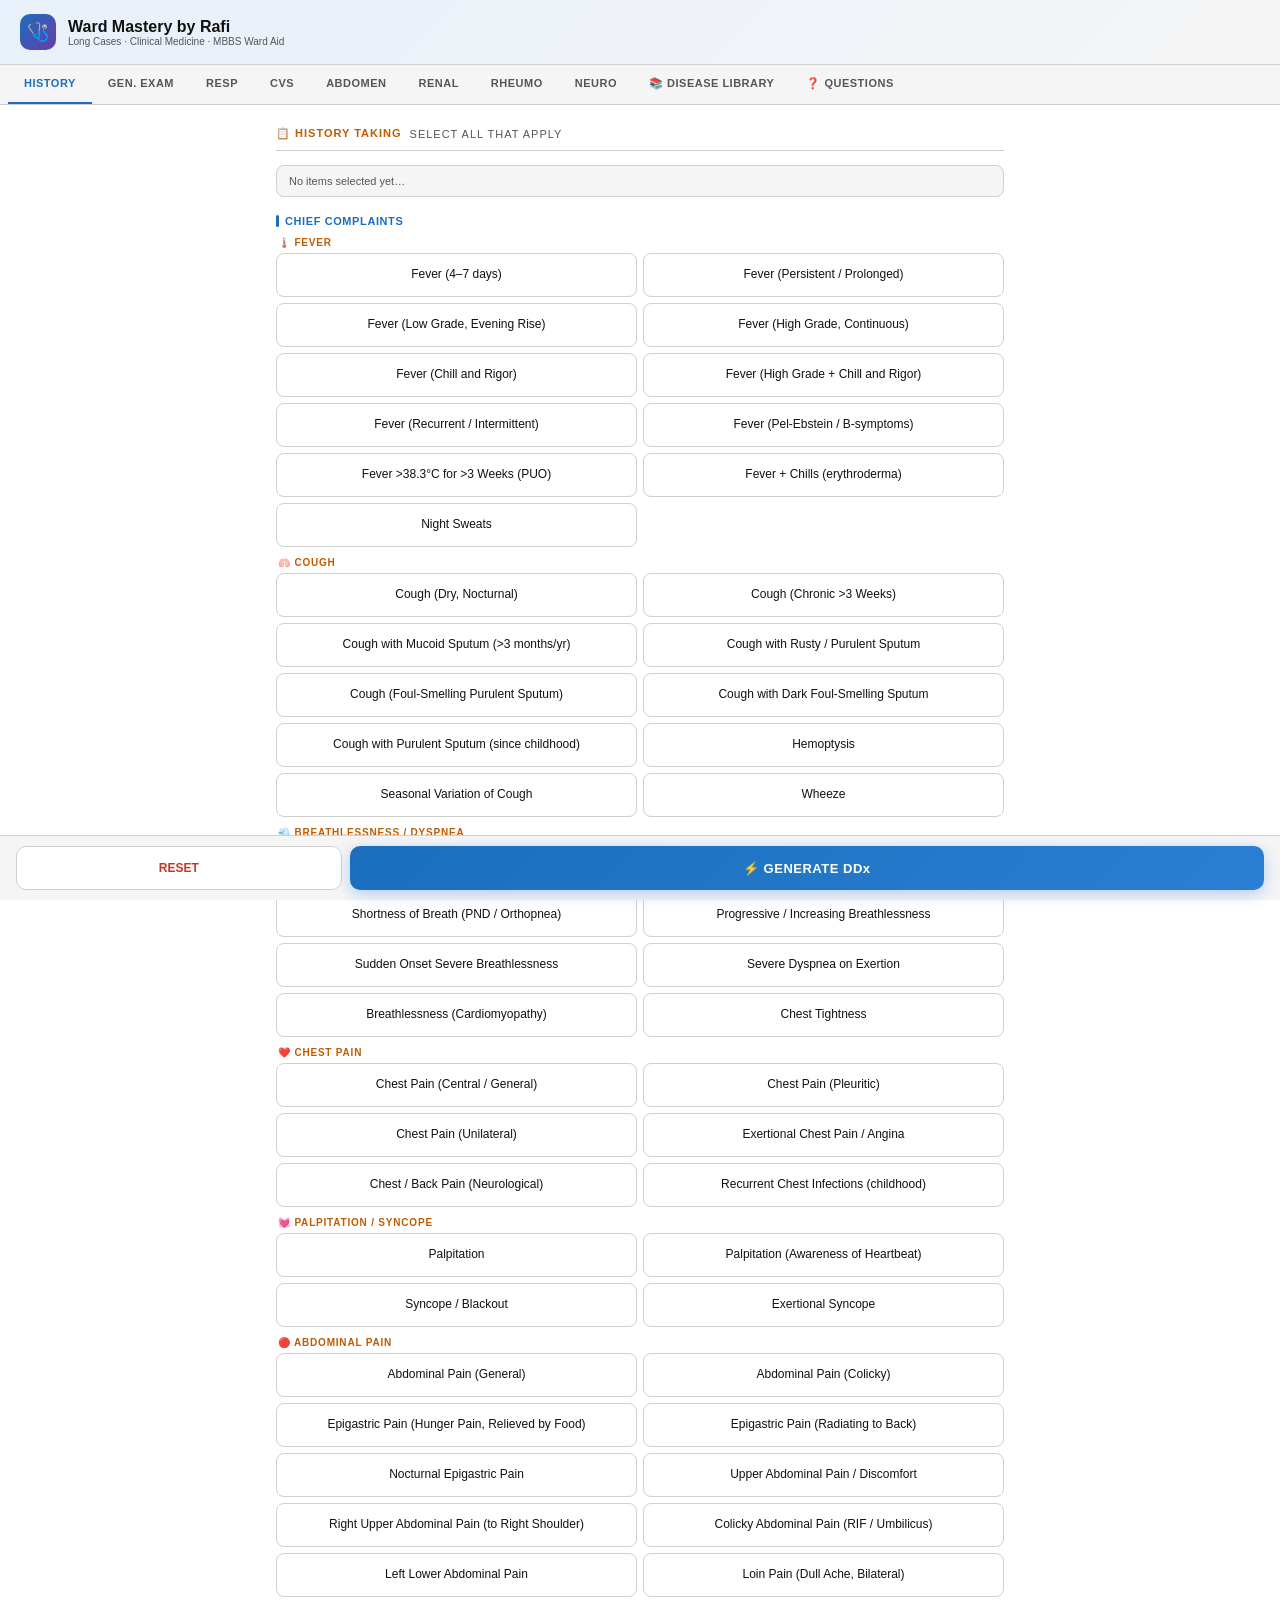
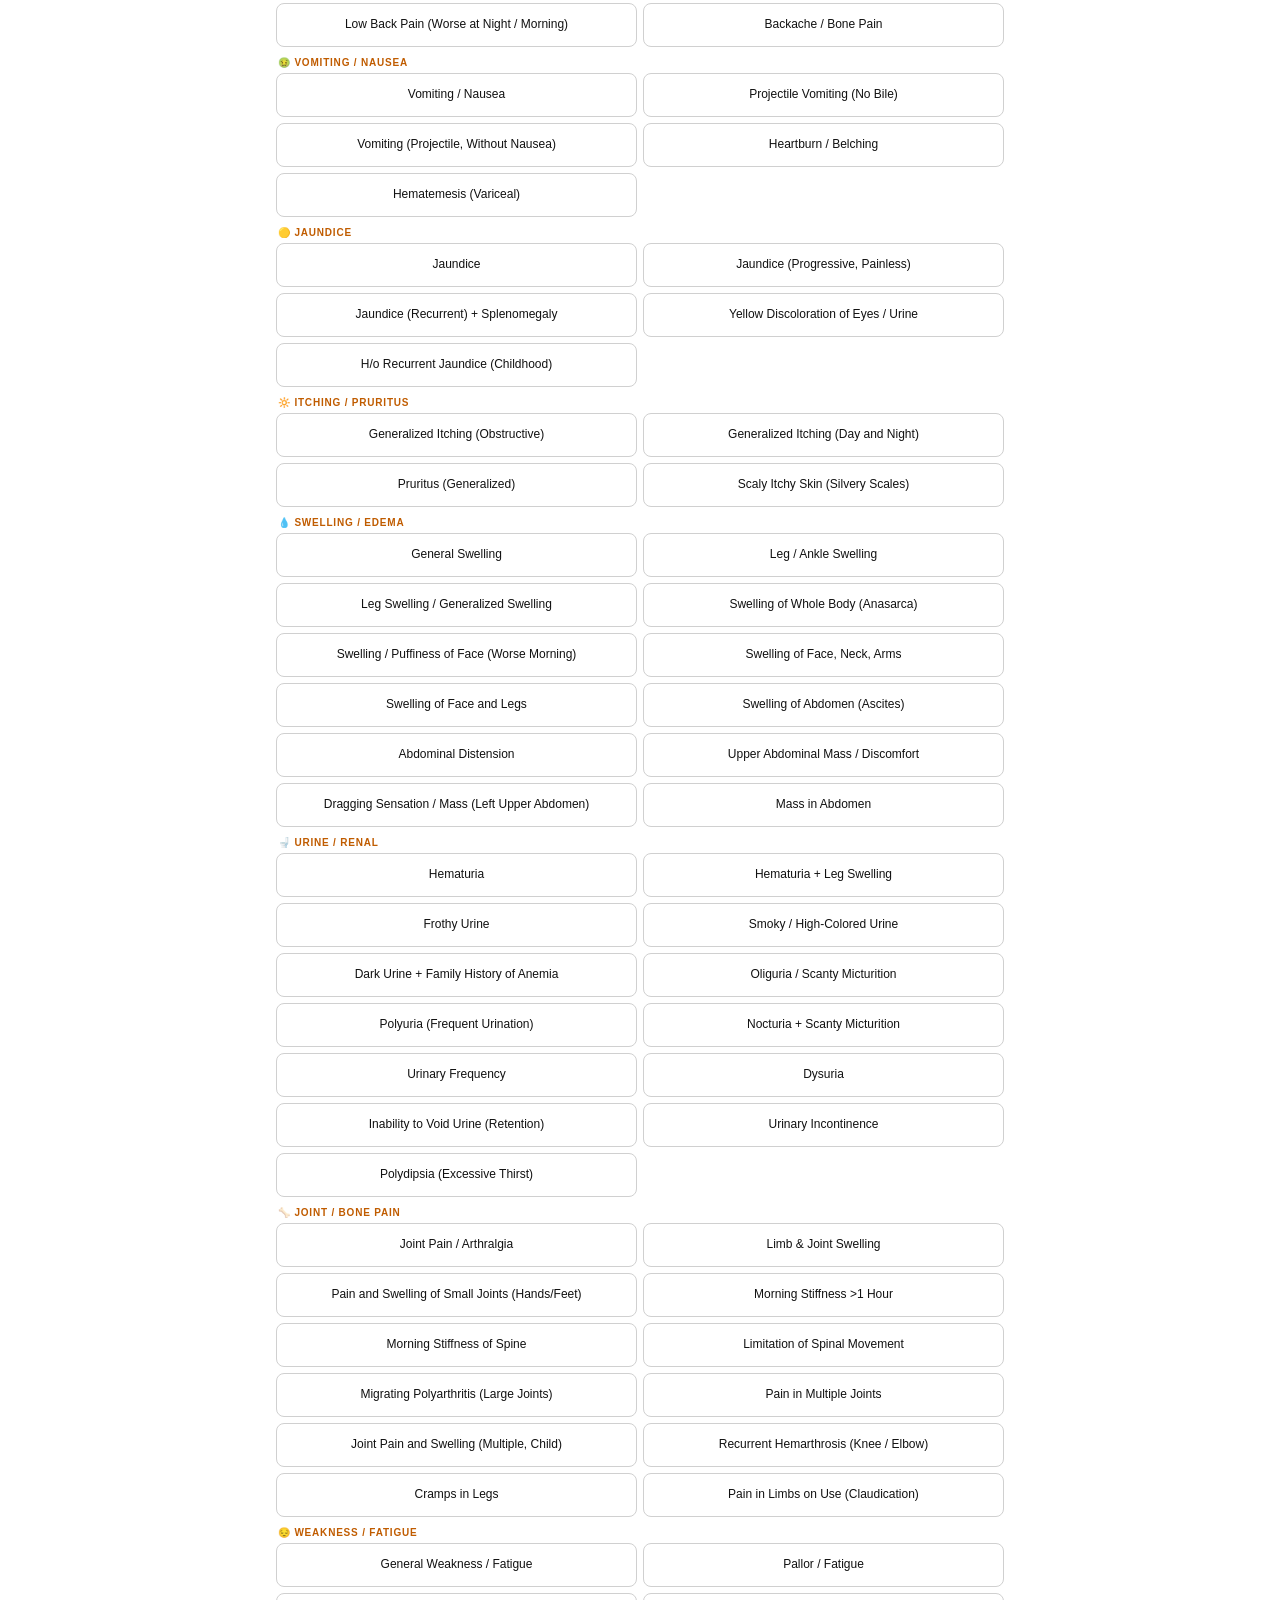
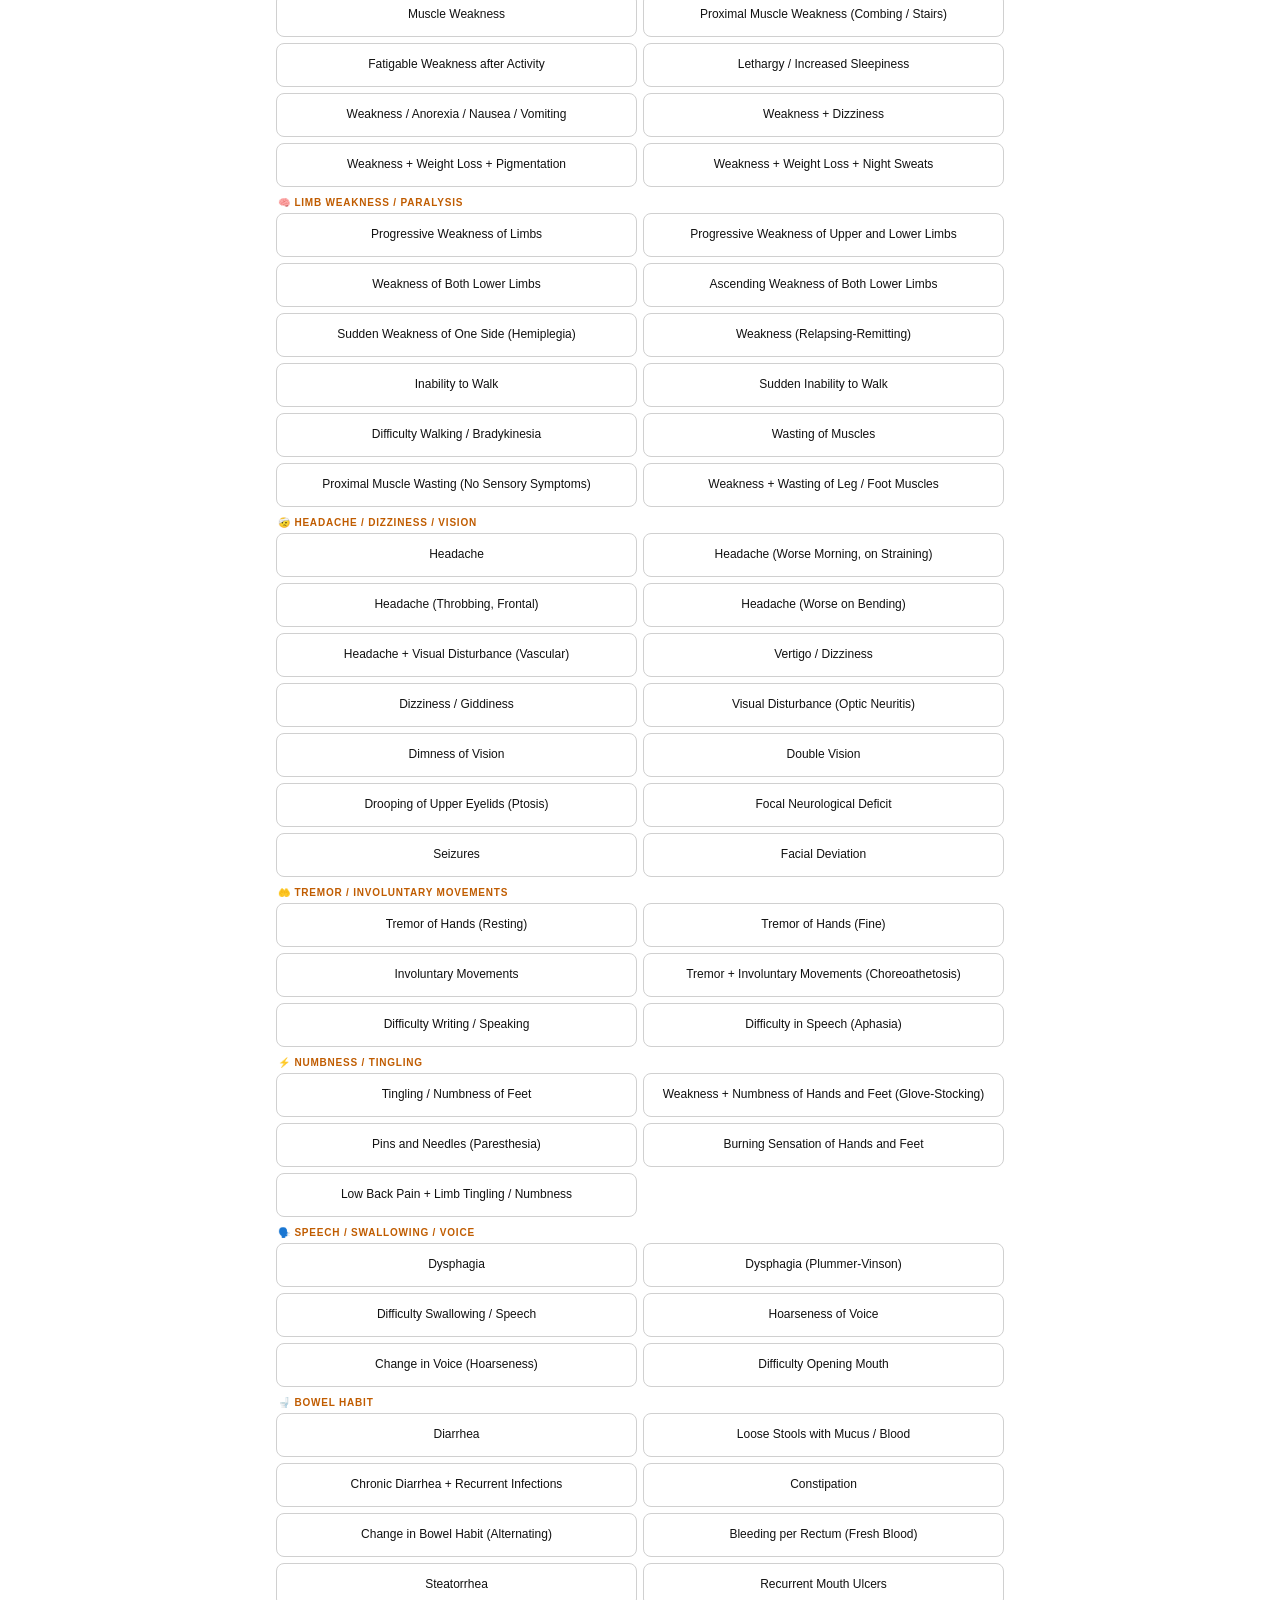
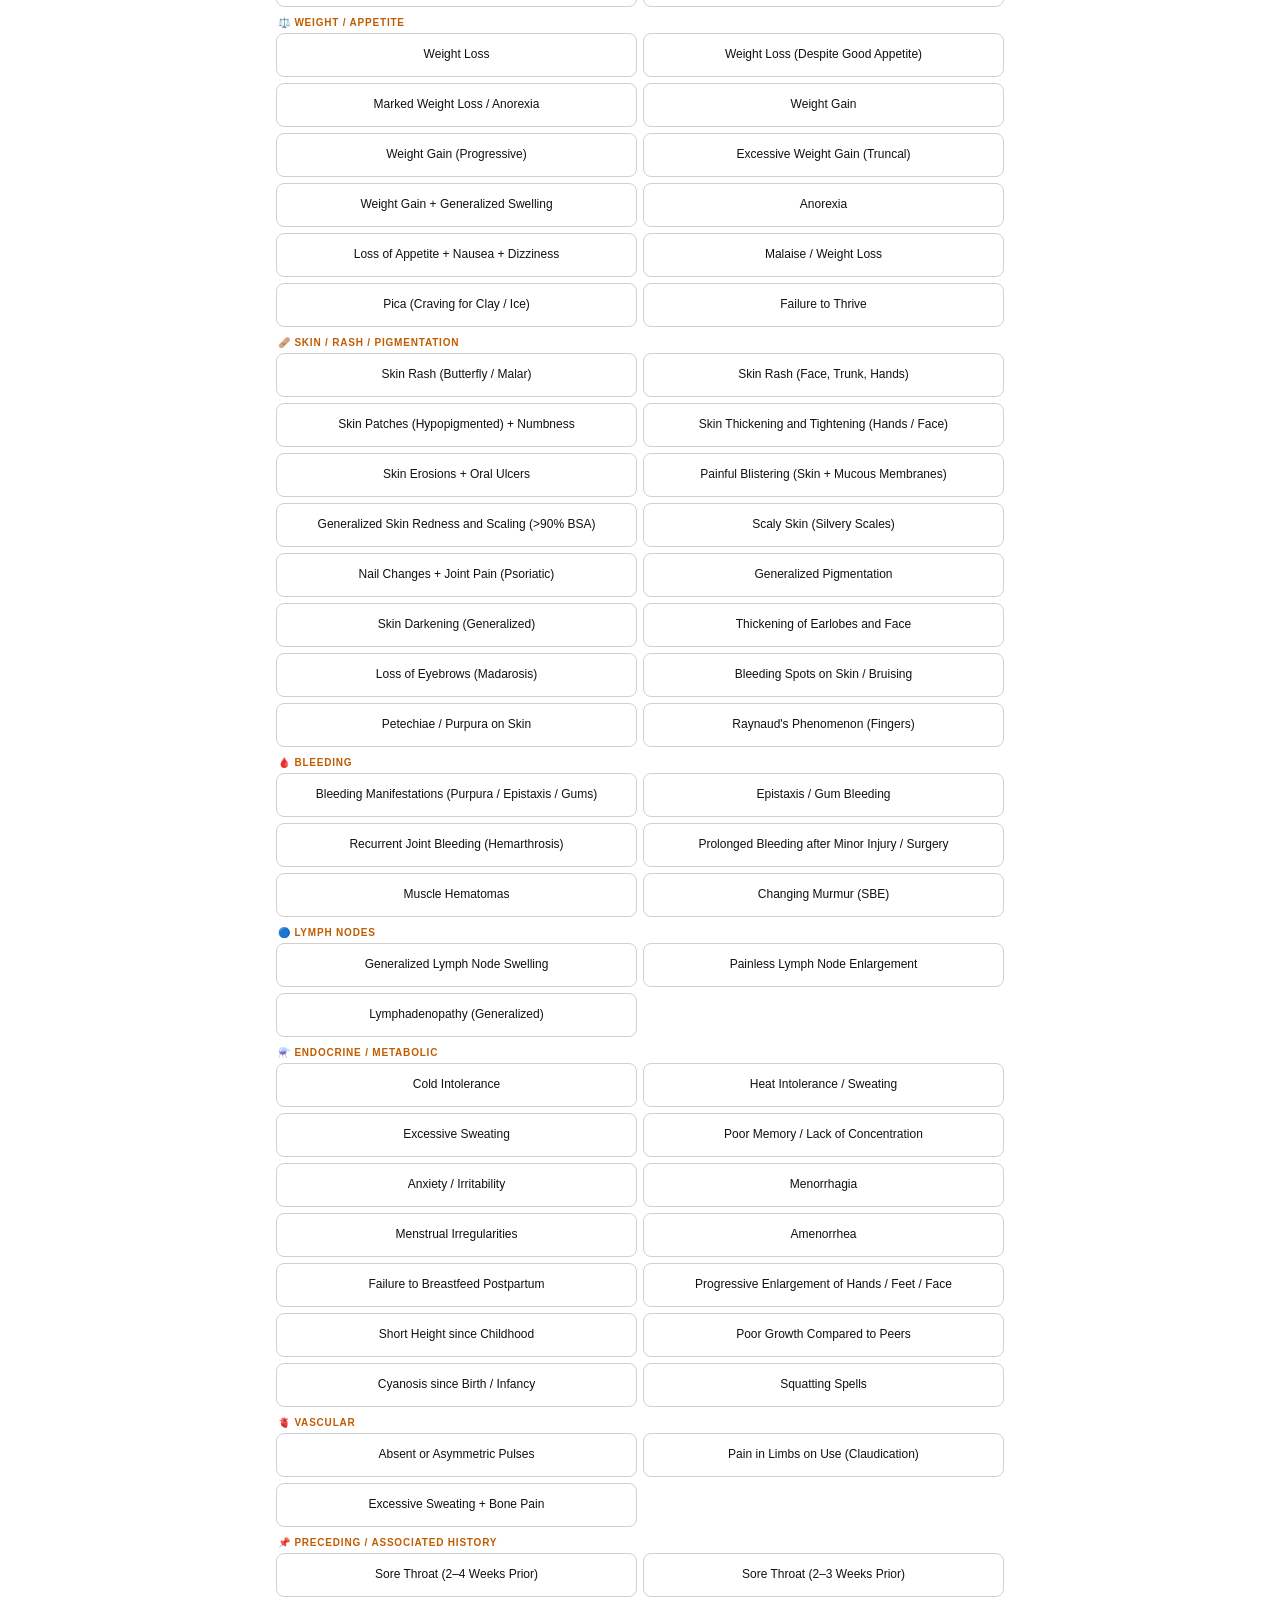
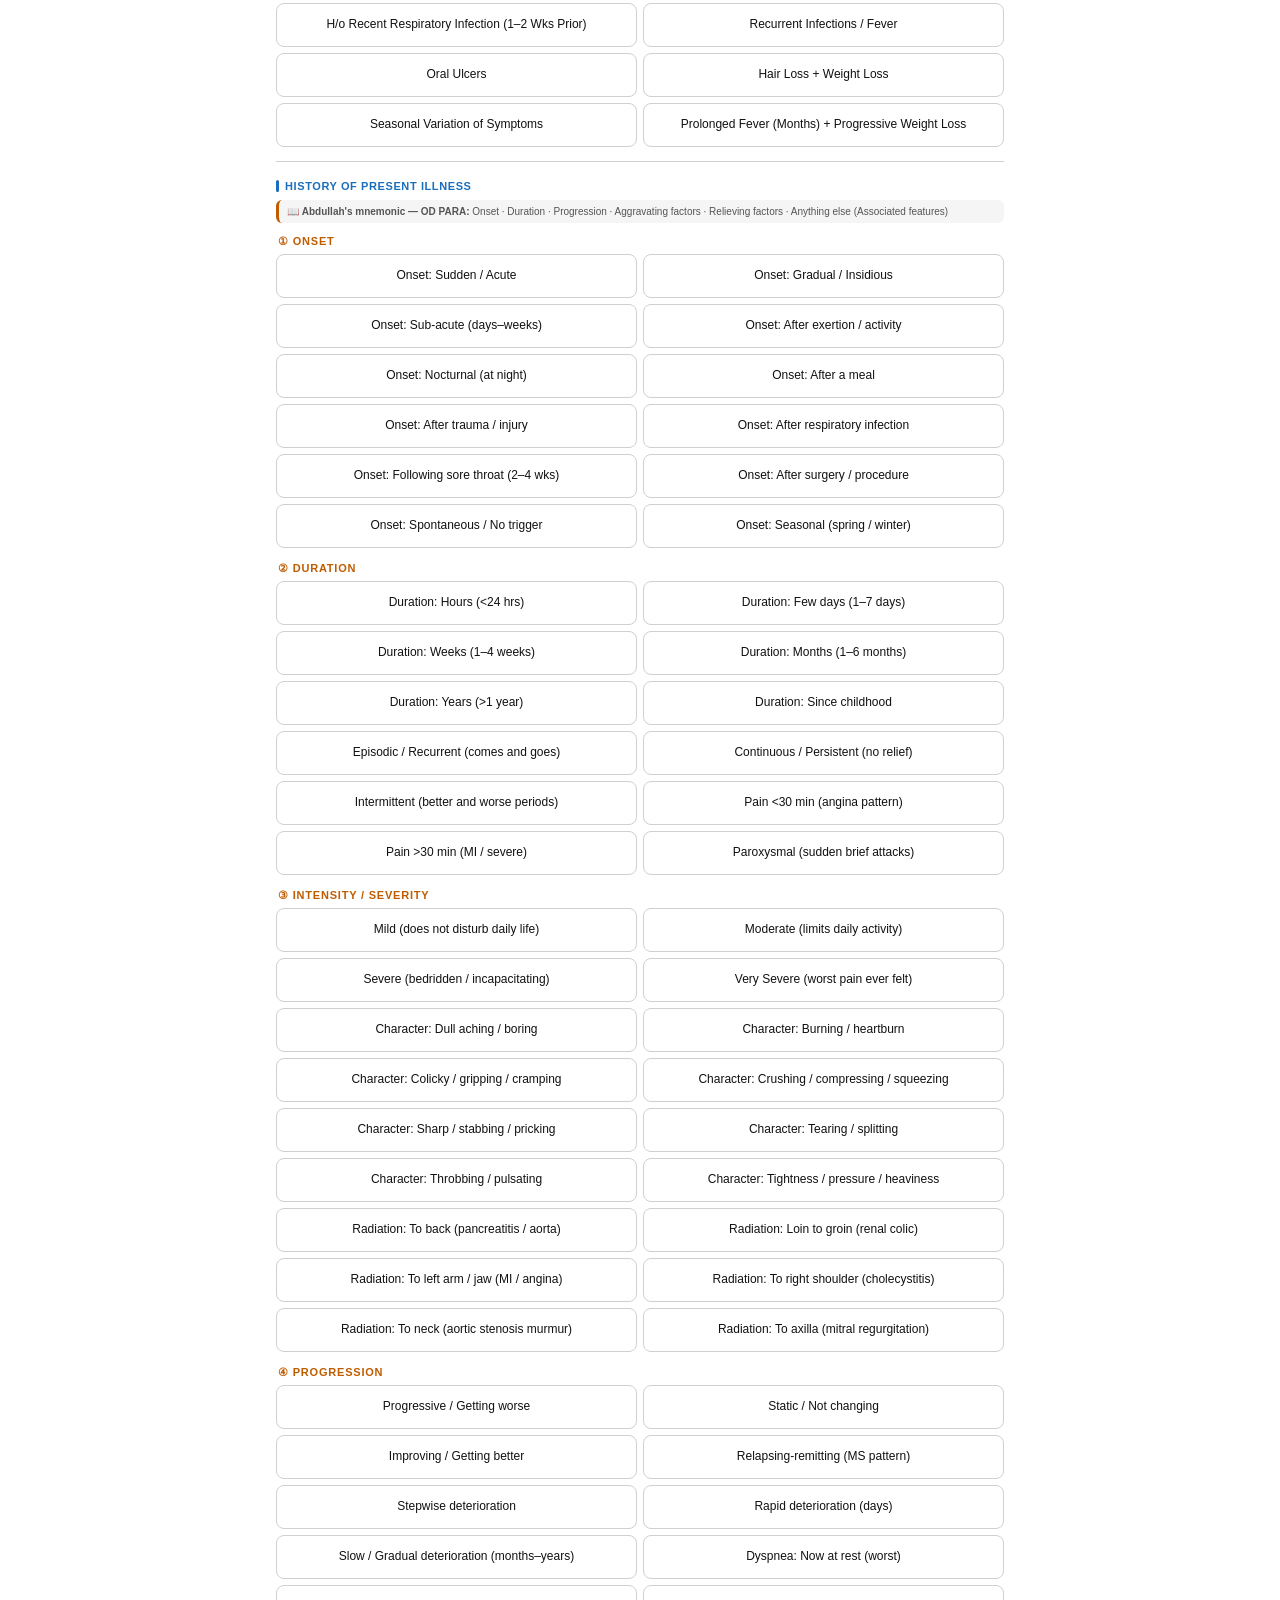
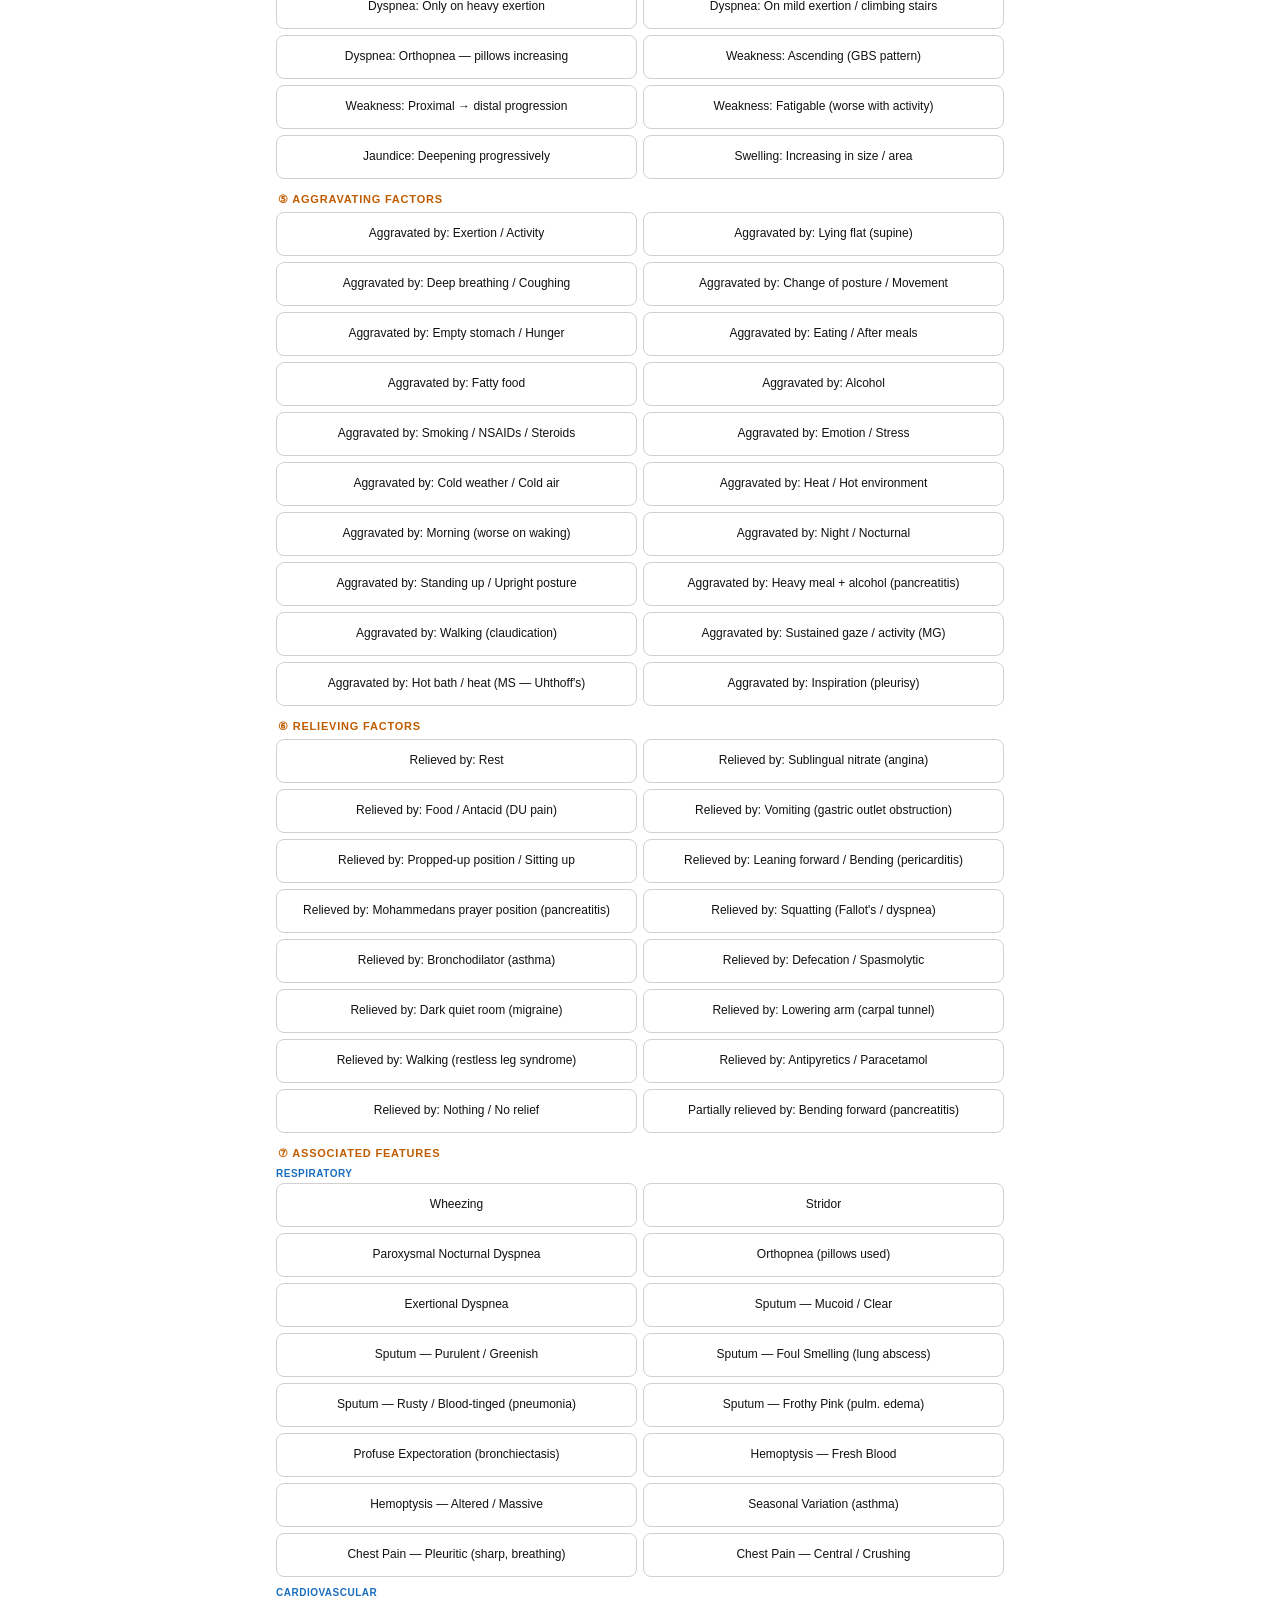
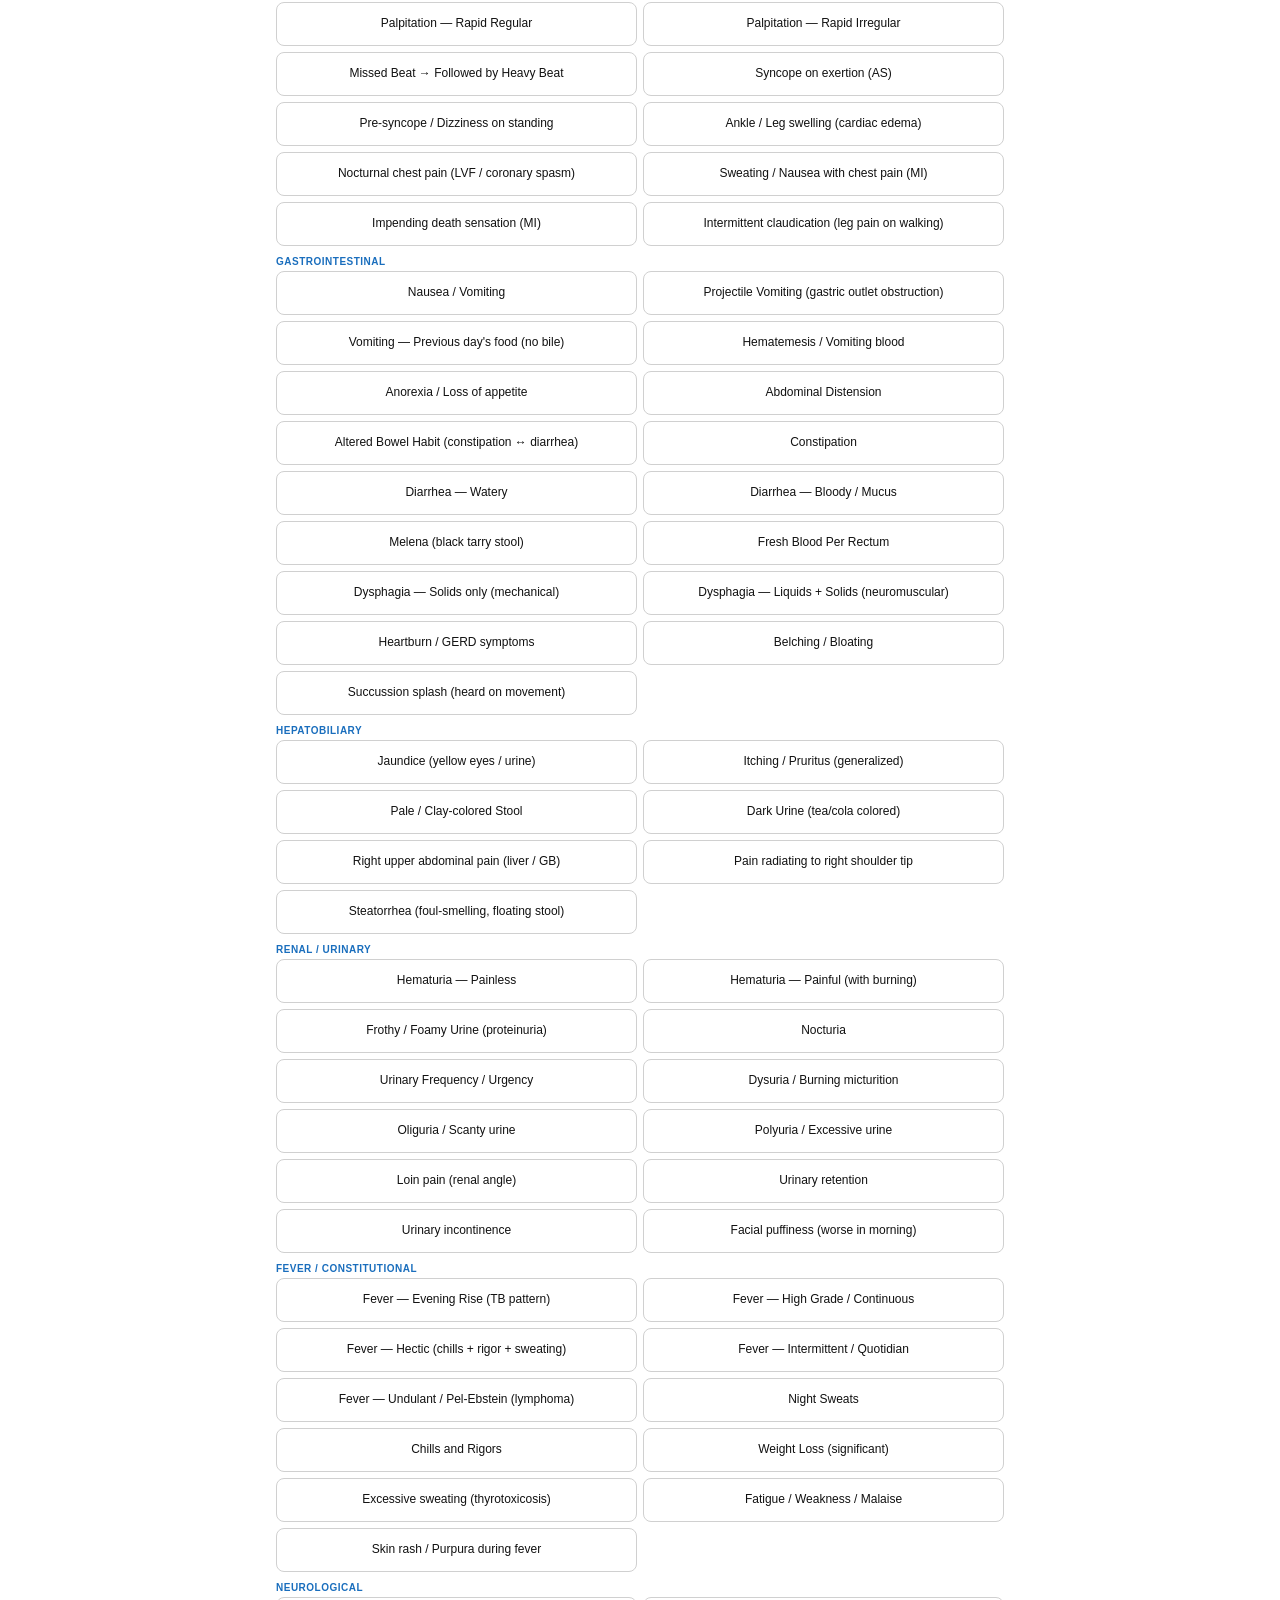
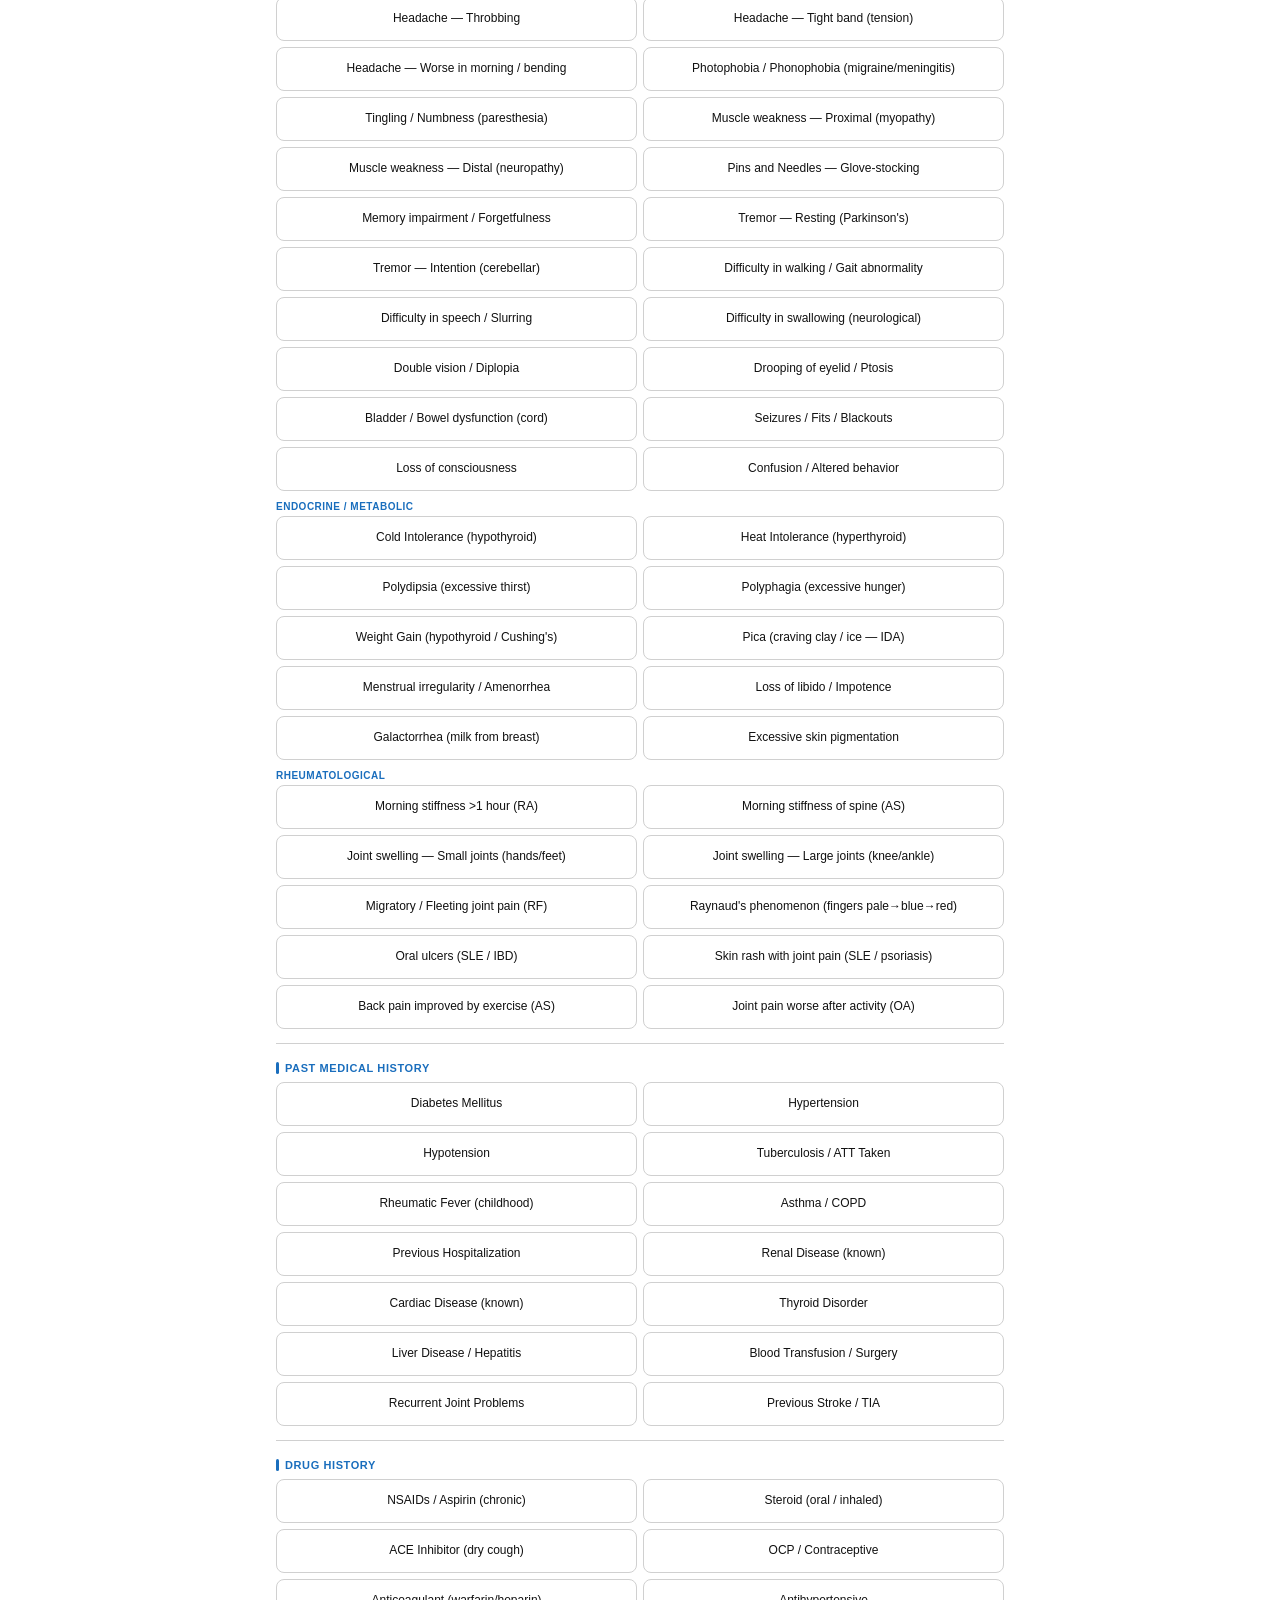
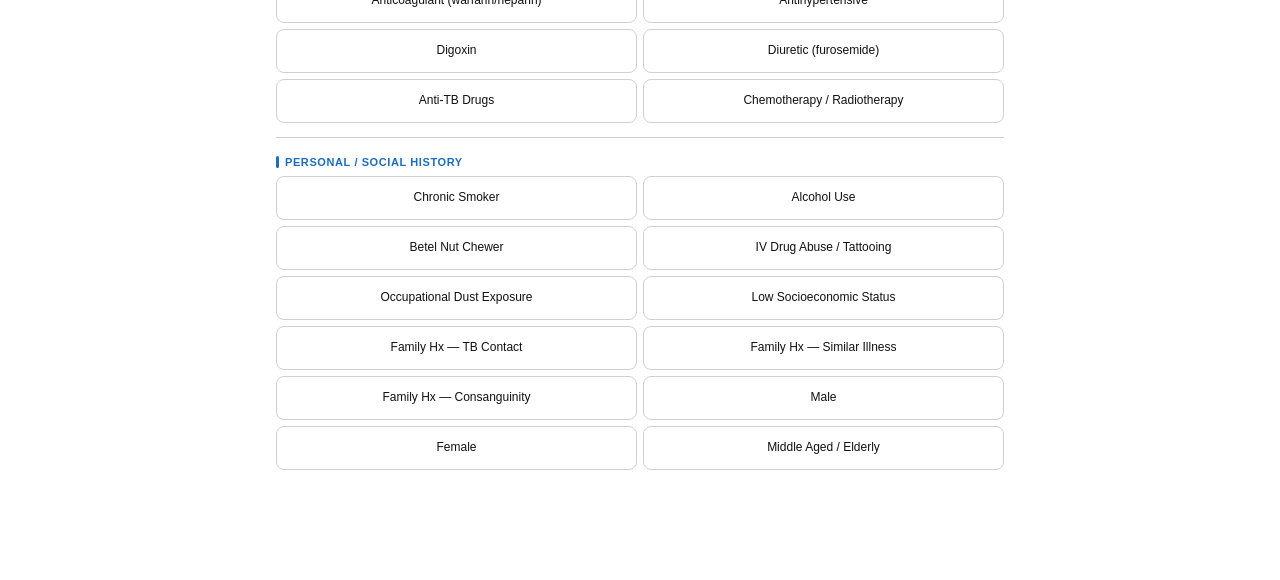
<file: Ward_Mastery_WithMgmt.html>
<!DOCTYPE html>
<html lang="en">
<head>
<meta charset="UTF-8">
<meta name="viewport" content="width=device-width, initial-scale=1.0">
<title>Ward Mastery by Rafi</title>
<style>
  :root {
    --bg: #ffffff;
    --surface: #f5f5f5;
    --card: #ffffff;
    --border: #d0d0d0;
    --accent: #1a6ebd;
    --accent2: #1a8a3a;
    --warn: #c05c00;
    --danger: #c0392b;
    --purple: #6a3cad;
    --teal: #1a8a3a;
    --text: #111111;
    --muted: #555555;
    --tag-bg: #eeeeee;
    --active-bg: #1a6ebd;
    --active-border: #1a6ebd;
  }

  * { box-sizing: border-box; margin: 0; padding: 0; }

  body {
    font-family: Arial, sans-serif;
    background: var(--bg);
    color: var(--text);
    min-height: 100vh;
    padding-bottom: 90px;
  }

  /* ── HEADER ── */
  header {
    background: linear-gradient(135deg, #e8f0fb 0%, #f5f5f5 100%);
    border-bottom: 1px solid var(--border);
    padding: 14px 20px;
    display: flex;
    align-items: center;
    gap: 12px;
    position: sticky;
    top: 0;
    z-index: 200;
  }
  .logo-mark {
    width: 36px; height: 36px;
    background: linear-gradient(135deg, #1a6ebd, #6a3cad);
    border-radius: 10px;
    display: flex; align-items: center; justify-content: center;
    font-size: 18px; flex-shrink: 0;
  }
  .header-text h1 { font-family: Arial, sans-serif; font-size: 16px; font-weight: 800; color: var(--text); }
  .header-text p { font-size: 10px; color: var(--muted); }
  .badge-count {
    margin-left: auto;
    background: var(--active-bg);
    color: white;
    border-radius: 20px;
    padding: 3px 10px;
    font-size: 12px;
    font-weight: 600;
    min-width: 28px;
    text-align: center;
    display: none;
  }
  .badge-count.show { display: block; }

  /* ── TABS ── */
  .tabs-wrapper {
    background: var(--surface);
    border-bottom: 1px solid var(--border);
    position: sticky;
    top: 64px;
    z-index: 150;
    overflow-x: auto;
    scrollbar-width: none;
  }
  .tabs-wrapper::-webkit-scrollbar { display: none; }
  .tabs {
    display: flex;
    min-width: max-content;
    padding: 0 8px;
  }
  .tab {
    padding: 12px 16px;
    font-family: Arial, sans-serif;
    font-size: 11px;
    font-weight: 700;
    letter-spacing: 0.5px;
    text-transform: uppercase;
    color: var(--muted);
    cursor: pointer;
    border-bottom: 2px solid transparent;
    transition: all 0.2s;
    white-space: nowrap;
    position: relative;
  }
  .tab:hover { color: var(--text); }
  .tab.active { color: var(--accent); border-bottom-color: var(--accent); }
  .tab .tab-dot {
    width: 6px; height: 6px;
    background: var(--warn);
    border-radius: 50%;
    position: absolute;
    top: 8px; right: 6px;
    display: none;
  }
  .tab .tab-dot.show { display: block; }

  /* ── SECTIONS ── */
  .section { display: none; padding: 16px; max-width: 760px; margin: 0 auto; }
  .section.active { display: block; }

  /* ── SECTION HEADER ── */
  .sec-head {
    font-family: Arial, sans-serif;
    font-size: 11px;
    font-weight: 700;
    color: var(--warn);
    text-transform: uppercase;
    letter-spacing: 1px;
    padding: 6px 0 10px;
    border-bottom: 1px solid var(--border);
    margin-bottom: 14px;
    display: flex;
    align-items: center;
    gap: 8px;
  }
  .sec-head span { color: var(--muted); font-weight: 400; }

  /* ── GROUP LABEL ── */
  .group-label {
    font-size: 11px;
    font-weight: 600;
    color: var(--accent);
    text-transform: uppercase;
    letter-spacing: 0.6px;
    margin: 18px 0 8px;
    display: flex;
    align-items: center;
    gap: 6px;
  }
  .group-label::before {
    content: '';
    display: inline-block;
    width: 3px; height: 12px;
    background: var(--accent);
    border-radius: 2px;
  }

  /* ── BUTTON GRID ── */
  .grid-2 { display: grid; grid-template-columns: 1fr 1fr; gap: 6px; margin-bottom: 4px; }
  .grid-3 { display: grid; grid-template-columns: 1fr 1fr 1fr; gap: 6px; margin-bottom: 4px; }

  /* ── TOGGLE BUTTON ── */
  .btn {
    background: var(--card);
    border: 1px solid var(--border);
    color: var(--text);
    border-radius: 8px;
    padding: 10px 8px;
    font-size: 12px;
    font-family: Arial, sans-serif;
    font-weight: 500;
    cursor: pointer;
    transition: all 0.15s;
    text-align: center;
    line-height: 1.3;
    min-height: 44px;
    display: flex;
    align-items: center;
    justify-content: center;
  }
  .btn:hover { border-color: var(--accent); color: var(--accent); }
  .btn.on {
    background: var(--active-bg);
    border-color: var(--active-border);
    color: white;
    box-shadow: 0 0 0 2px rgba(88, 166, 255, 0.15);
    font-weight: 600;
  }
  .btn.on-green { background: #d4f0dc; border-color: var(--accent2); color: #0a5c1e; }
  .btn.on-orange { background: #fde8d0; border-color: var(--warn); color: #7a3800; }
  .btn.on-red { background: #fdd8d6; border-color: var(--danger); color: #7a1010; }
  .btn.on-purple { background: #ede0ff; border-color: var(--purple); color: #3a1a7a; }

  /* coloring per category */
  .cat-cc .btn.on { background: #d0e8ff; border-color: #1a6ebd; color: #0a3060; }
  .cat-gen .btn.on { background: #d4f0dc; border-color: #1a8a3a; color: #0a4020; }
  .cat-past .btn.on { background: #fde8d0; border-color: #c05c00; color: #7a3800; }
  .cat-resp .btn.on { background: #ede0ff; border-color: #6a3cad; color: #3a1a7a; }
  .cat-cvs .btn.on { background: #fdd8d6; border-color: #c0392b; color: #7a1010; }
  .cat-abd .btn.on { background: #d4f0dc; border-color: #1a8a3a; color: #0a4020; }
  .cat-renal .btn.on { background: #d0e8ff; border-color: #1a6ebd; color: #0a3060; }
  .cat-rheum .btn.on { background: #ede0ff; border-color: #6a3cad; color: #3a1a7a; }
  .cat-neuro .btn.on { background: #fde8d0; border-color: #c05c00; color: #7a3800; }

  /* ── DDX RESULTS ── */
  #results-section {
    max-width: 760px;
    margin: 0 auto;
    padding: 0 16px 20px;
    display: none;
  }
  .results-title {
    font-family: Arial, sans-serif;
    font-size: 15px;
    font-weight: 800;
    color: var(--text);
    padding: 16px 0 10px;
    border-bottom: 1px solid var(--border);
    margin-bottom: 12px;
    display: flex;
    align-items: center;
    gap: 10px;
  }
  .ddx-card {
    background: var(--card);
    border: 1px solid var(--border);
    border-radius: 12px;
    padding: 14px;
    margin-bottom: 10px;
    position: relative;
    overflow: hidden;
  }
  .ddx-card::before {
    content: '';
    position: absolute;
    left: 0; top: 0; bottom: 0;
    width: 4px;
    border-radius: 4px 0 0 4px;
  }
  .ddx-card.rank-1::before { background: #e07020; }
  .ddx-card.rank-2::before { background: #58a6ff; }
  .ddx-card.rank-3::before { background: #bc8cff; }
  .ddx-card.rank-4::before { background: #3fb950; }
  .ddx-card.rank-5::before { background: #8b949e; }
  .ddx-head {
    display: flex;
    align-items: flex-start;
    gap: 10px;
    margin-bottom: 6px;
  }
  .ddx-rank {
    font-family: Arial, sans-serif;
    font-size: 10px;
    font-weight: 800;
    color: var(--muted);
    background: var(--tag-bg);
    border-radius: 4px;
    padding: 2px 6px;
    flex-shrink: 0;
    margin-top: 1px;
  }
  .ddx-name {
    font-family: Arial, sans-serif;
    font-size: 14px;
    font-weight: 700;
    color: var(--text);
    line-height: 1.3;
  }
  .ddx-score {
    margin-left: auto;
    background: var(--tag-bg);
    border-radius: 6px;
    padding: 2px 8px;
    font-size: 11px;
    color: var(--accent);
    font-weight: 600;
    flex-shrink: 0;
  }
  .ddx-tags {
    display: flex;
    flex-wrap: wrap;
    gap: 4px;
    margin-bottom: 6px;
  }
  .ddx-tag {
    font-size: 10px;
    padding: 2px 7px;
    border-radius: 20px;
    background: var(--tag-bg);
    color: var(--muted);
    border: 1px solid var(--border);
  }
  .ddx-tag.match { background: #1f3a1f; color: #7ee787; border-color: #3fb950; }
  .ddx-hint {
    font-size: 11px;
    color: var(--muted);
    line-height: 1.5;
    margin-top: 6px;
    padding-top: 6px;
    border-top: 1px solid var(--border);
  }
  .no-result {
    text-align: center;
    padding: 40px 20px;
    color: var(--muted);
    font-size: 13px;
  }

  /* ── ACTION BAR ── */
  .action-bar {
    position: fixed;
    bottom: 0; left: 0; right: 0;
    background: var(--surface);
    border-top: 1px solid var(--border);
    padding: 10px 16px;
    display: flex;
    gap: 8px;
    z-index: 300;
    max-width: 100%;
  }
  .btn-diagnose {
    flex: 3;
    background: linear-gradient(135deg, #1a6ebd, #2a7fd4);
    color: white;
    border: none;
    border-radius: 10px;
    padding: 14px;
    font-family: Arial, sans-serif;
    font-size: 13px;
    font-weight: 700;
    cursor: pointer;
    letter-spacing: 0.5px;
    box-shadow: 0 4px 15px rgba(31, 111, 235, 0.3);
  }
  .btn-diagnose:hover { background: linear-gradient(135deg, #2a7fd4, #3a8fe4); }
  .btn-reset {
    flex: 1;
    background: var(--card);
    color: var(--danger);
    border: 1px solid var(--border);
    border-radius: 10px;
    padding: 14px;
    font-family: Arial, sans-serif;
    font-size: 12px;
    font-weight: 700;
    cursor: pointer;
  }
  .btn-reset:hover { border-color: var(--danger); }

  /* ── SELECTED SUMMARY BAR ── */
  .summary-bar {
    background: var(--surface);
    border: 1px solid var(--border);
    border-radius: 8px;
    padding: 8px 12px;
    margin-bottom: 16px;
    font-size: 11px;
    color: var(--muted);
    min-height: 32px;
    display: flex;
    flex-wrap: wrap;
    gap: 4px;
    align-items: center;
  }
  .summary-pill {
    background: #1a6ebd;
    color: white;
    border-radius: 20px;
    padding: 2px 8px;
    font-size: 10px;
    font-weight: 600;
  }

  /* ── NOTE BOXES ── */
  .note-box {
    background: #fffbe6;
    border: 1px solid #e0d0a0;
    border-left: 3px solid var(--warn);
    border-radius: 8px;
    padding: 10px 12px;
    font-size: 11px;
    color: var(--muted);
    margin: 10px 0 14px;
    line-height: 1.6;
  }
  .note-box strong { color: var(--warn); }

  /* ── DIVIDER ── */
  .divider {
    border: none;
    border-top: 1px solid var(--border);
    margin: 14px 0;
  }

  @media (max-width: 480px) {
    .grid-3 { grid-template-columns: 1fr 1fr; }
    .btn { font-size: 11px; padding: 9px 6px; }
  }

  /* ── DISEASE LIBRARY ── */
  .lib-search-wrap {
    position: sticky;
    top: 120px;
    z-index: 100;
    background: var(--bg);
    padding: 10px 0 8px;
  }
  .lib-search {
    width: 100%;
    background: var(--card);
    border: 1px solid var(--border);
    border-radius: 10px;
    padding: 11px 16px;
    color: var(--text);
    font-family: Arial, sans-serif;
    font-size: 14px;
    outline: none;
  }
  .lib-search:focus { border-color: var(--accent); }
  .lib-search::placeholder { color: var(--muted); }
  .lib-filter-row {
    display: flex;
    gap: 6px;
    flex-wrap: wrap;
    margin: 8px 0 12px;
  }
  .lib-filter {
    background: var(--card);
    border: 1px solid var(--border);
    color: var(--muted);
    border-radius: 20px;
    padding: 4px 12px;
    font-size: 11px;
    font-weight: 600;
    cursor: pointer;
    transition: all 0.15s;
  }
  .lib-filter.active, .lib-filter:hover {
    background: var(--active-bg);
    border-color: var(--accent);
    color: white;
  }
  .lib-count {
    font-size: 11px;
    color: var(--muted);
    margin-bottom: 12px;
  }
  .disease-card {
    background: var(--card);
    border: 1px solid var(--border);
    border-radius: 12px;
    margin-bottom: 10px;
    overflow: hidden;
    transition: border-color 0.15s;
  }
  .disease-card:hover { border-color: var(--accent); }
  .disease-card-header {
    display: flex;
    align-items: center;
    gap: 10px;
    padding: 13px 14px;
    cursor: pointer;
    user-select: none;
  }
  .disease-sys-badge {
    font-size: 10px;
    font-weight: 700;
    padding: 2px 8px;
    border-radius: 20px;
    flex-shrink: 0;
  }
  .sys-resp  { background:#ede0ff; color:#3a1a7a; }
  .sys-cvs   { background:#fdd8d6; color:#7a1010; }
  .sys-git   { background:#d0e8ff; color:#0a3060; }
  .sys-hep   { background:#fde8d0; color:#7a3800; }
  .sys-neph  { background:#d4f0dc; color:#0a4020; }
  .sys-rheum { background:#d4f0dc; color:#0a4020; }
  .sys-neuro { background:#fde8d0; color:#7a3800; }
  .sys-endo  { background:#ede0ff; color:#3a1a7a; }
  .sys-hemato{ background:#d0e8ff; color:#0a3060; }
  .sys-derm  { background:#fde0f0; color:#7a1050; }
  .sys-misc  { background:#eeeeee; color:#333333; }
  .disease-name {
    font-family: Arial, sans-serif;
    font-size: 13px;
    font-weight: 700;
    color: var(--text);
    flex: 1;
  }
  .disease-chevron {
    font-size: 12px;
    color: var(--muted);
    transition: transform 0.2s;
  }
  .disease-card.open .disease-chevron { transform: rotate(180deg); }
  .disease-body {
    display: none;
    padding: 0 14px 14px;
    border-top: 1px solid var(--border);
  }
  .disease-card.open .disease-body { display: block; }
  .lib-section-title {
    font-size: 10px;
    font-weight: 700;
    text-transform: uppercase;
    letter-spacing: 0.8px;
    color: var(--accent);
    margin: 12px 0 6px;
    display: flex;
    align-items: center;
    gap: 5px;
  }
  .lib-section-title::before {
    content:'';
    display:inline-block;
    width:3px; height:10px;
    background: var(--accent);
    border-radius:2px;
  }
  .lib-list {
    list-style: none;
    padding: 0;
    margin: 0;
  }
  .lib-list li {
    font-size: 12px;
    color: var(--text);
    padding: 3px 0;
    line-height: 1.5;
    padding-left: 12px;
    position: relative;
  }
  .lib-list li::before {
    content: '›';
    position: absolute;
    left: 0;
    color: var(--warn);
    font-weight: 700;
  }
  .lib-gen-grid {
    display: grid;
    grid-template-columns: 1fr 1fr;
    gap: 4px;
    margin-top: 4px;
  }
  .lib-gen-item {
    background: var(--tag-bg);
    border-radius: 6px;
    padding: 5px 8px;
    font-size: 11px;
    color: var(--muted);
    line-height: 1.4;
  }
  .lib-gen-item.pos { color: #7a3800; background: #fde8d0; border: 1px solid #e0b070; }
  .lib-no-results {
    text-align: center;
    padding: 40px 20px;
    color: var(--muted);
    font-size: 13px;
  }
  /* ── Questions Section ── */
  .q-type-btn { background: white; border: 2px solid #2c7da0; border-radius: 14px; padding: 14px 16px; font-size: 0.85rem; font-weight: 700; cursor: pointer; text-align: center; color: #2c7da0; transition: 0.2s; }
  .q-type-btn.active { background: #2c7da0; color: white; }
  .q-subtype-btn { background: white; border: 1px solid #cbd5e1; border-radius: 34px; padding: 8px 16px; font-size: 0.78rem; font-weight: 600; cursor: pointer; text-align: center; color: #1e293b; transition: 0.2s; white-space: nowrap; }
  .q-subtype-btn.active { background: #2a9d8f; border-color: #2a9d8f; color: white; }
  .q-subtype-grid { display: flex; flex-wrap: wrap; gap: 8px; margin: 14px 0; padding: 12px; background: #f8fafc; border-radius: 16px; }
  .q-card { background: white; border-radius: 16px; padding: 16px 18px; margin-bottom: 10px; border-left: 5px solid #2c7da0; box-shadow: 0 2px 8px rgba(0,0,0,0.05); }
  .q-card ul { list-style: none; padding: 0; margin: 0; }
  .q-card ul li { padding: 6px 0 6px 14px; font-size: 0.85rem; color: #1e293b; border-bottom: 1px solid #f1f5f9; position: relative; line-height: 1.5; }
  .q-card ul li:last-child { border-bottom: none; }
  .q-card ul li::before { content: "▶"; position: absolute; left: 0; color: #2c7da0; font-size: 0.55rem; top: 9px; }
  .q-card-title { font-weight: 800; font-size: 0.95rem; color: #0c4a6e; margin-bottom: 10px; padding-bottom: 6px; border-bottom: 2px solid #e6f0f5; }

  /* ── MANAGEMENT SECTIONS IN DISEASE CARDS ── */
  .mgmt-sections {
    margin-top: 12px;
    display: grid;
    gap: 8px;
  }
  .mgmt-block {
    border-radius: 8px;
    overflow: hidden;
    border: 1px solid var(--border);
  }
  .mgmt-block-title {
    font-size: 10px;
    font-weight: 700;
    text-transform: uppercase;
    letter-spacing: 0.8px;
    padding: 7px 10px;
    display: flex;
    align-items: center;
    gap: 5px;
    color: #fff;
  }
  .mgmt-gm .mgmt-block-title  { background: #1e6c4b; }
  .mgmt-pm .mgmt-block-title  { background: #8b1a2e; }
  .mgmt-tests .mgmt-block-title { background: #2e5ca8; }
  .mgmt-list {
    list-style: none;
    padding: 6px 10px 8px;
    margin: 0;
  }
  .mgmt-list li {
    font-size: 11px;
    color: var(--text);
    padding: 3px 0;
    line-height: 1.5;
    border-bottom: 1px solid var(--surface);
    padding-left: 14px;
    position: relative;
  }
  .mgmt-list li:last-child { border-bottom: none; }
  .mgmt-list li::before {
    content: '▸';
    position: absolute;
    left: 0;
    color: var(--accent);
    font-size: 10px;
    top: 4px;
  }
  .mgmt-drug-name { font-weight: 600; color: #8b1a2e; }
  .mgmt-drug-dose { color: var(--muted); font-size: 10px; }
  .mgmt-test-name { font-weight: 600; color: #2e5ca8; }
  .mgmt-test-note { color: var(--muted); font-size: 10px; display: block; }
  .lib-no-mgmt {
    font-size: 11px;
    color: var(--muted);
    font-style: italic;
    margin-top: 8px;
    padding: 6px 10px;
    background: var(--surface);
    border-radius: 6px;
  }
  .lib-no-mgmt {
    font-size: 11px;
    color: var(--muted);
    font-style: italic;
    margin-top: 8px;
    padding: 6px 10px;
    background: var(--surface);
    border-radius: 6px;
  }
</style>
</head>
<body>

<header>
  <div class="logo-mark">🩺</div>
  <div class="header-text">
    <h1>Ward Mastery by Rafi</h1>
    <p>Long Cases · Clinical Medicine · MBBS Ward Aid</p>
  </div>
  <div class="badge-count" id="totalBadge">0</div>
</header>

<div class="tabs-wrapper">
  <div class="tabs">
    <div class="tab active" onclick="showTab('hx',this)">
      History<div class="tab-dot" id="dot-hx"></div>
    </div>
    <div class="tab" onclick="showTab('gpe',this)">
      Gen. Exam<div class="tab-dot" id="dot-gpe"></div>
    </div>
    <div class="tab" onclick="showTab('resp',this)">
      Resp<div class="tab-dot" id="dot-resp"></div>
    </div>
    <div class="tab" onclick="showTab('cvs',this)">
      CVS<div class="tab-dot" id="dot-cvs"></div>
    </div>
    <div class="tab" onclick="showTab('abd',this)">
      Abdomen<div class="tab-dot" id="dot-abd"></div>
    </div>
    <div class="tab" onclick="showTab('renal',this)">
      Renal<div class="tab-dot" id="dot-renal"></div>
    </div>
    <div class="tab" onclick="showTab('rheum',this)">
      Rheumo<div class="tab-dot" id="dot-rheum"></div>
    </div>
    <div class="tab" onclick="showTab('neuro',this)">
      Neuro<div class="tab-dot" id="dot-neuro"></div>
    </div>
    <div class="tab" onclick="showTab('lib',this)">
      📚 Disease Library
    </div>
    <div class="tab" onclick="showTab('questions',this)">
      ❓ Questions
    </div>
  </div>
</div>

<!-- ═══════════════ HISTORY TAB ═══════════════ -->
<div class="section active" id="hx">
  <div class="sec-head">📋 History Taking <span>Select all that apply</span></div>

  <!-- Summary -->
  <div class="summary-bar" id="summary-hx">
    <span style="color:var(--muted);font-size:11px;">No items selected yet…</span>
  </div>

  <!-- Chief Complaints — Grouped by Symptom Cluster -->
  <div class="group-label">Chief Complaints</div>

  <!-- FEVER -->
  <div style="font-size:10px;font-weight:700;color:#c05c00;text-transform:uppercase;letter-spacing:0.8px;margin:10px 0 5px;padding-left:2px;">🌡️ Fever</div>
  <div class="grid-2 cat-cc" id="group-cc">
    <button class="btn" onclick="tog(this,'cc')">Fever (4–7 days)</button>
    <button class="btn" onclick="tog(this,'cc')">Fever (Persistent / Prolonged)</button>
    <button class="btn" onclick="tog(this,'cc')">Fever (Low Grade, Evening Rise)</button>
    <button class="btn" onclick="tog(this,'cc')">Fever (High Grade, Continuous)</button>
    <button class="btn" onclick="tog(this,'cc')">Fever (Chill and Rigor)</button>
    <button class="btn" onclick="tog(this,'cc')">Fever (High Grade + Chill and Rigor)</button>
    <button class="btn" onclick="tog(this,'cc')">Fever (Recurrent / Intermittent)</button>
    <button class="btn" onclick="tog(this,'cc')">Fever (Pel-Ebstein / B-symptoms)</button>
    <button class="btn" onclick="tog(this,'cc')">Fever &gt;38.3°C for &gt;3 Weeks (PUO)</button>
    <button class="btn" onclick="tog(this,'cc')">Fever + Chills (erythroderma)</button>
    <button class="btn" onclick="tog(this,'cc')">Night Sweats</button>
  </div>

  <!-- COUGH -->
  <div style="font-size:10px;font-weight:700;color:#c05c00;text-transform:uppercase;letter-spacing:0.8px;margin:10px 0 5px;padding-left:2px;">🫁 Cough</div>
  <div class="grid-2 cat-cc">
    <button class="btn" onclick="tog(this,'cc')">Cough (Dry, Nocturnal)</button>
    <button class="btn" onclick="tog(this,'cc')">Cough (Chronic &gt;3 Weeks)</button>
    <button class="btn" onclick="tog(this,'cc')">Cough with Mucoid Sputum (&gt;3 months/yr)</button>
    <button class="btn" onclick="tog(this,'cc')">Cough with Rusty / Purulent Sputum</button>
    <button class="btn" onclick="tog(this,'cc')">Cough (Foul-Smelling Purulent Sputum)</button>
    <button class="btn" onclick="tog(this,'cc')">Cough with Dark Foul-Smelling Sputum</button>
    <button class="btn" onclick="tog(this,'cc')">Cough with Purulent Sputum (since childhood)</button>
    <button class="btn" onclick="tog(this,'cc')">Hemoptysis</button>
    <button class="btn" onclick="tog(this,'cc')">Seasonal Variation of Cough</button>
    <button class="btn" onclick="tog(this,'cc')">Wheeze</button>
  </div>

  <!-- BREATHLESSNESS / DYSPNEA -->
  <div style="font-size:10px;font-weight:700;color:#c05c00;text-transform:uppercase;letter-spacing:0.8px;margin:10px 0 5px;padding-left:2px;">💨 Breathlessness / Dyspnea</div>
  <div class="grid-2 cat-cc">
    <button class="btn" onclick="tog(this,'cc')">Shortness of Breath</button>
    <button class="btn" onclick="tog(this,'cc')">Shortness of Breath on Exertion</button>
    <button class="btn" onclick="tog(this,'cc')">Shortness of Breath (PND / Orthopnea)</button>
    <button class="btn" onclick="tog(this,'cc')">Progressive / Increasing Breathlessness</button>
    <button class="btn" onclick="tog(this,'cc')">Sudden Onset Severe Breathlessness</button>
    <button class="btn" onclick="tog(this,'cc')">Severe Dyspnea on Exertion</button>
    <button class="btn" onclick="tog(this,'cc')">Breathlessness (Cardiomyopathy)</button>
    <button class="btn" onclick="tog(this,'cc')">Chest Tightness</button>
  </div>

  <!-- CHEST PAIN -->
  <div style="font-size:10px;font-weight:700;color:#c05c00;text-transform:uppercase;letter-spacing:0.8px;margin:10px 0 5px;padding-left:2px;">❤️ Chest Pain</div>
  <div class="grid-2 cat-cc">
    <button class="btn" onclick="tog(this,'cc')">Chest Pain (Central / General)</button>
    <button class="btn" onclick="tog(this,'cc')">Chest Pain (Pleuritic)</button>
    <button class="btn" onclick="tog(this,'cc')">Chest Pain (Unilateral)</button>
    <button class="btn" onclick="tog(this,'cc')">Exertional Chest Pain / Angina</button>
    <button class="btn" onclick="tog(this,'cc')">Chest / Back Pain (Neurological)</button>
    <button class="btn" onclick="tog(this,'cc')">Recurrent Chest Infections (childhood)</button>
  </div>

  <!-- PALPITATION / SYNCOPE -->
  <div style="font-size:10px;font-weight:700;color:#c05c00;text-transform:uppercase;letter-spacing:0.8px;margin:10px 0 5px;padding-left:2px;">💓 Palpitation / Syncope</div>
  <div class="grid-2 cat-cc">
    <button class="btn" onclick="tog(this,'cc')">Palpitation</button>
    <button class="btn" onclick="tog(this,'cc')">Palpitation (Awareness of Heartbeat)</button>
    <button class="btn" onclick="tog(this,'cc')">Syncope / Blackout</button>
    <button class="btn" onclick="tog(this,'cc')">Exertional Syncope</button>
  </div>

  <!-- ABDOMINAL PAIN -->
  <div style="font-size:10px;font-weight:700;color:#c05c00;text-transform:uppercase;letter-spacing:0.8px;margin:10px 0 5px;padding-left:2px;">🔴 Abdominal Pain</div>
  <div class="grid-2 cat-cc">
    <button class="btn" onclick="tog(this,'cc')">Abdominal Pain (General)</button>
    <button class="btn" onclick="tog(this,'cc')">Abdominal Pain (Colicky)</button>
    <button class="btn" onclick="tog(this,'cc')">Epigastric Pain (Hunger Pain, Relieved by Food)</button>
    <button class="btn" onclick="tog(this,'cc')">Epigastric Pain (Radiating to Back)</button>
    <button class="btn" onclick="tog(this,'cc')">Nocturnal Epigastric Pain</button>
    <button class="btn" onclick="tog(this,'cc')">Upper Abdominal Pain / Discomfort</button>
    <button class="btn" onclick="tog(this,'cc')">Right Upper Abdominal Pain (to Right Shoulder)</button>
    <button class="btn" onclick="tog(this,'cc')">Colicky Abdominal Pain (RIF / Umbilicus)</button>
    <button class="btn" onclick="tog(this,'cc')">Left Lower Abdominal Pain</button>
    <button class="btn" onclick="tog(this,'cc')">Loin Pain (Dull Ache, Bilateral)</button>
    <button class="btn" onclick="tog(this,'cc')">Low Back Pain (Worse at Night / Morning)</button>
    <button class="btn" onclick="tog(this,'cc')">Backache / Bone Pain</button>
  </div>

  <!-- VOMITING / NAUSEA -->
  <div style="font-size:10px;font-weight:700;color:#c05c00;text-transform:uppercase;letter-spacing:0.8px;margin:10px 0 5px;padding-left:2px;">🤢 Vomiting / Nausea</div>
  <div class="grid-2 cat-cc">
    <button class="btn" onclick="tog(this,'cc')">Vomiting / Nausea</button>
    <button class="btn" onclick="tog(this,'cc')">Projectile Vomiting (No Bile)</button>
    <button class="btn" onclick="tog(this,'cc')">Vomiting (Projectile, Without Nausea)</button>
    <button class="btn" onclick="tog(this,'cc')">Heartburn / Belching</button>
    <button class="btn" onclick="tog(this,'cc')">Hematemesis (Variceal)</button>
  </div>

  <!-- JAUNDICE / LIVER -->
  <div style="font-size:10px;font-weight:700;color:#c05c00;text-transform:uppercase;letter-spacing:0.8px;margin:10px 0 5px;padding-left:2px;">🟡 Jaundice</div>
  <div class="grid-2 cat-cc">
    <button class="btn" onclick="tog(this,'cc')">Jaundice</button>
    <button class="btn" onclick="tog(this,'cc')">Jaundice (Progressive, Painless)</button>
    <button class="btn" onclick="tog(this,'cc')">Jaundice (Recurrent) + Splenomegaly</button>
    <button class="btn" onclick="tog(this,'cc')">Yellow Discoloration of Eyes / Urine</button>
    <button class="btn" onclick="tog(this,'cc')">H/o Recurrent Jaundice (Childhood)</button>
  </div>

  <!-- ITCHING -->
  <div style="font-size:10px;font-weight:700;color:#c05c00;text-transform:uppercase;letter-spacing:0.8px;margin:10px 0 5px;padding-left:2px;">🔆 Itching / Pruritus</div>
  <div class="grid-2 cat-cc">
    <button class="btn" onclick="tog(this,'cc')">Generalized Itching (Obstructive)</button>
    <button class="btn" onclick="tog(this,'cc')">Generalized Itching (Day and Night)</button>
    <button class="btn" onclick="tog(this,'cc')">Pruritus (Generalized)</button>
    <button class="btn" onclick="tog(this,'cc')">Scaly Itchy Skin (Silvery Scales)</button>
  </div>

  <!-- SWELLING / EDEMA -->
  <div style="font-size:10px;font-weight:700;color:#c05c00;text-transform:uppercase;letter-spacing:0.8px;margin:10px 0 5px;padding-left:2px;">💧 Swelling / Edema</div>
  <div class="grid-2 cat-cc">
    <button class="btn" onclick="tog(this,'cc')">General Swelling</button>
    <button class="btn" onclick="tog(this,'cc')">Leg / Ankle Swelling</button>
    <button class="btn" onclick="tog(this,'cc')">Leg Swelling / Generalized Swelling</button>
    <button class="btn" onclick="tog(this,'cc')">Swelling of Whole Body (Anasarca)</button>
    <button class="btn" onclick="tog(this,'cc')">Swelling / Puffiness of Face (Worse Morning)</button>
    <button class="btn" onclick="tog(this,'cc')">Swelling of Face, Neck, Arms</button>
    <button class="btn" onclick="tog(this,'cc')">Swelling of Face and Legs</button>
    <button class="btn" onclick="tog(this,'cc')">Swelling of Abdomen (Ascites)</button>
    <button class="btn" onclick="tog(this,'cc')">Abdominal Distension</button>
    <button class="btn" onclick="tog(this,'cc')">Upper Abdominal Mass / Discomfort</button>
    <button class="btn" onclick="tog(this,'cc')">Dragging Sensation / Mass (Left Upper Abdomen)</button>
    <button class="btn" onclick="tog(this,'cc')">Mass in Abdomen</button>
  </div>

  <!-- URINE / RENAL -->
  <div style="font-size:10px;font-weight:700;color:#c05c00;text-transform:uppercase;letter-spacing:0.8px;margin:10px 0 5px;padding-left:2px;">🚽 Urine / Renal</div>
  <div class="grid-2 cat-cc">
    <button class="btn" onclick="tog(this,'cc')">Hematuria</button>
    <button class="btn" onclick="tog(this,'cc')">Hematuria + Leg Swelling</button>
    <button class="btn" onclick="tog(this,'cc')">Frothy Urine</button>
    <button class="btn" onclick="tog(this,'cc')">Smoky / High-Colored Urine</button>
    <button class="btn" onclick="tog(this,'cc')">Dark Urine + Family History of Anemia</button>
    <button class="btn" onclick="tog(this,'cc')">Oliguria / Scanty Micturition</button>
    <button class="btn" onclick="tog(this,'cc')">Polyuria (Frequent Urination)</button>
    <button class="btn" onclick="tog(this,'cc')">Nocturia + Scanty Micturition</button>
    <button class="btn" onclick="tog(this,'cc')">Urinary Frequency</button>
    <button class="btn" onclick="tog(this,'cc')">Dysuria</button>
    <button class="btn" onclick="tog(this,'cc')">Inability to Void Urine (Retention)</button>
    <button class="btn" onclick="tog(this,'cc')">Urinary Incontinence</button>
    <button class="btn" onclick="tog(this,'cc')">Polydipsia (Excessive Thirst)</button>
  </div>

  <!-- JOINT / BONE PAIN -->
  <div style="font-size:10px;font-weight:700;color:#c05c00;text-transform:uppercase;letter-spacing:0.8px;margin:10px 0 5px;padding-left:2px;">🦴 Joint / Bone Pain</div>
  <div class="grid-2 cat-cc">
    <button class="btn" onclick="tog(this,'cc')">Joint Pain / Arthralgia</button>
    <button class="btn" onclick="tog(this,'cc')">Limb &amp; Joint Swelling</button>
    <button class="btn" onclick="tog(this,'cc')">Pain and Swelling of Small Joints (Hands/Feet)</button>
    <button class="btn" onclick="tog(this,'cc')">Morning Stiffness &gt;1 Hour</button>
    <button class="btn" onclick="tog(this,'cc')">Morning Stiffness of Spine</button>
    <button class="btn" onclick="tog(this,'cc')">Limitation of Spinal Movement</button>
    <button class="btn" onclick="tog(this,'cc')">Migrating Polyarthritis (Large Joints)</button>
    <button class="btn" onclick="tog(this,'cc')">Pain in Multiple Joints</button>
    <button class="btn" onclick="tog(this,'cc')">Joint Pain and Swelling (Multiple, Child)</button>
    <button class="btn" onclick="tog(this,'cc')">Recurrent Hemarthrosis (Knee / Elbow)</button>
    <button class="btn" onclick="tog(this,'cc')">Cramps in Legs</button>
    <button class="btn" onclick="tog(this,'cc')">Pain in Limbs on Use (Claudication)</button>
  </div>

  <!-- WEAKNESS / FATIGUE -->
  <div style="font-size:10px;font-weight:700;color:#c05c00;text-transform:uppercase;letter-spacing:0.8px;margin:10px 0 5px;padding-left:2px;">😔 Weakness / Fatigue</div>
  <div class="grid-2 cat-cc">
    <button class="btn" onclick="tog(this,'cc')">General Weakness / Fatigue</button>
    <button class="btn" onclick="tog(this,'cc')">Pallor / Fatigue</button>
    <button class="btn" onclick="tog(this,'cc')">Muscle Weakness</button>
    <button class="btn" onclick="tog(this,'cc')">Proximal Muscle Weakness (Combing / Stairs)</button>
    <button class="btn" onclick="tog(this,'cc')">Fatigable Weakness after Activity</button>
    <button class="btn" onclick="tog(this,'cc')">Lethargy / Increased Sleepiness</button>
    <button class="btn" onclick="tog(this,'cc')">Weakness / Anorexia / Nausea / Vomiting</button>
    <button class="btn" onclick="tog(this,'cc')">Weakness + Dizziness</button>
    <button class="btn" onclick="tog(this,'cc')">Weakness + Weight Loss + Pigmentation</button>
    <button class="btn" onclick="tog(this,'cc')">Weakness + Weight Loss + Night Sweats</button>
  </div>

  <!-- LIMB WEAKNESS / NEUROLOGICAL MOTOR -->
  <div style="font-size:10px;font-weight:700;color:#c05c00;text-transform:uppercase;letter-spacing:0.8px;margin:10px 0 5px;padding-left:2px;">🧠 Limb Weakness / Paralysis</div>
  <div class="grid-2 cat-cc">
    <button class="btn" onclick="tog(this,'cc')">Progressive Weakness of Limbs</button>
    <button class="btn" onclick="tog(this,'cc')">Progressive Weakness of Upper and Lower Limbs</button>
    <button class="btn" onclick="tog(this,'cc')">Weakness of Both Lower Limbs</button>
    <button class="btn" onclick="tog(this,'cc')">Ascending Weakness of Both Lower Limbs</button>
    <button class="btn" onclick="tog(this,'cc')">Sudden Weakness of One Side (Hemiplegia)</button>
    <button class="btn" onclick="tog(this,'cc')">Weakness (Relapsing-Remitting)</button>
    <button class="btn" onclick="tog(this,'cc')">Inability to Walk</button>
    <button class="btn" onclick="tog(this,'cc')">Sudden Inability to Walk</button>
    <button class="btn" onclick="tog(this,'cc')">Difficulty Walking / Bradykinesia</button>
    <button class="btn" onclick="tog(this,'cc')">Wasting of Muscles</button>
    <button class="btn" onclick="tog(this,'cc')">Proximal Muscle Wasting (No Sensory Symptoms)</button>
    <button class="btn" onclick="tog(this,'cc')">Weakness + Wasting of Leg / Foot Muscles</button>
  </div>

  <!-- HEADACHE / DIZZINESS / VISION -->
  <div style="font-size:10px;font-weight:700;color:#c05c00;text-transform:uppercase;letter-spacing:0.8px;margin:10px 0 5px;padding-left:2px;">🤕 Headache / Dizziness / Vision</div>
  <div class="grid-2 cat-cc">
    <button class="btn" onclick="tog(this,'cc')">Headache</button>
    <button class="btn" onclick="tog(this,'cc')">Headache (Worse Morning, on Straining)</button>
    <button class="btn" onclick="tog(this,'cc')">Headache (Throbbing, Frontal)</button>
    <button class="btn" onclick="tog(this,'cc')">Headache (Worse on Bending)</button>
    <button class="btn" onclick="tog(this,'cc')">Headache + Visual Disturbance (Vascular)</button>
    <button class="btn" onclick="tog(this,'cc')">Vertigo / Dizziness</button>
    <button class="btn" onclick="tog(this,'cc')">Dizziness / Giddiness</button>
    <button class="btn" onclick="tog(this,'cc')">Visual Disturbance (Optic Neuritis)</button>
    <button class="btn" onclick="tog(this,'cc')">Dimness of Vision</button>
    <button class="btn" onclick="tog(this,'cc')">Double Vision</button>
    <button class="btn" onclick="tog(this,'cc')">Drooping of Upper Eyelids (Ptosis)</button>
    <button class="btn" onclick="tog(this,'cc')">Focal Neurological Deficit</button>
    <button class="btn" onclick="tog(this,'cc')">Seizures</button>
    <button class="btn" onclick="tog(this,'cc')">Facial Deviation</button>
  </div>

  <!-- TREMOR / INVOLUNTARY MOVEMENTS -->
  <div style="font-size:10px;font-weight:700;color:#c05c00;text-transform:uppercase;letter-spacing:0.8px;margin:10px 0 5px;padding-left:2px;">🤲 Tremor / Involuntary Movements</div>
  <div class="grid-2 cat-cc">
    <button class="btn" onclick="tog(this,'cc')">Tremor of Hands (Resting)</button>
    <button class="btn" onclick="tog(this,'cc')">Tremor of Hands (Fine)</button>
    <button class="btn" onclick="tog(this,'cc')">Involuntary Movements</button>
    <button class="btn" onclick="tog(this,'cc')">Tremor + Involuntary Movements (Choreoathetosis)</button>
    <button class="btn" onclick="tog(this,'cc')">Difficulty Writing / Speaking</button>
    <button class="btn" onclick="tog(this,'cc')">Difficulty in Speech (Aphasia)</button>
  </div>

  <!-- NUMBNESS / TINGLING -->
  <div style="font-size:10px;font-weight:700;color:#c05c00;text-transform:uppercase;letter-spacing:0.8px;margin:10px 0 5px;padding-left:2px;">⚡ Numbness / Tingling</div>
  <div class="grid-2 cat-cc">
    <button class="btn" onclick="tog(this,'cc')">Tingling / Numbness of Feet</button>
    <button class="btn" onclick="tog(this,'cc')">Weakness + Numbness of Hands and Feet (Glove-Stocking)</button>
    <button class="btn" onclick="tog(this,'cc')">Pins and Needles (Paresthesia)</button>
    <button class="btn" onclick="tog(this,'cc')">Burning Sensation of Hands and Feet</button>
    <button class="btn" onclick="tog(this,'cc')">Low Back Pain + Limb Tingling / Numbness</button>
  </div>

  <!-- SPEECH / SWALLOWING -->
  <div style="font-size:10px;font-weight:700;color:#c05c00;text-transform:uppercase;letter-spacing:0.8px;margin:10px 0 5px;padding-left:2px;">🗣️ Speech / Swallowing / Voice</div>
  <div class="grid-2 cat-cc">
    <button class="btn" onclick="tog(this,'cc')">Dysphagia</button>
    <button class="btn" onclick="tog(this,'cc')">Dysphagia (Plummer-Vinson)</button>
    <button class="btn" onclick="tog(this,'cc')">Difficulty Swallowing / Speech</button>
    <button class="btn" onclick="tog(this,'cc')">Hoarseness of Voice</button>
    <button class="btn" onclick="tog(this,'cc')">Change in Voice (Hoarseness)</button>
    <button class="btn" onclick="tog(this,'cc')">Difficulty Opening Mouth</button>
  </div>

  <!-- BOWEL HABIT -->
  <div style="font-size:10px;font-weight:700;color:#c05c00;text-transform:uppercase;letter-spacing:0.8px;margin:10px 0 5px;padding-left:2px;">🚽 Bowel Habit</div>
  <div class="grid-2 cat-cc">
    <button class="btn" onclick="tog(this,'cc')">Diarrhea</button>
    <button class="btn" onclick="tog(this,'cc')">Loose Stools with Mucus / Blood</button>
    <button class="btn" onclick="tog(this,'cc')">Chronic Diarrhea + Recurrent Infections</button>
    <button class="btn" onclick="tog(this,'cc')">Constipation</button>
    <button class="btn" onclick="tog(this,'cc')">Change in Bowel Habit (Alternating)</button>
    <button class="btn" onclick="tog(this,'cc')">Bleeding per Rectum (Fresh Blood)</button>
    <button class="btn" onclick="tog(this,'cc')">Steatorrhea</button>
    <button class="btn" onclick="tog(this,'cc')">Recurrent Mouth Ulcers</button>
  </div>

  <!-- WEIGHT CHANGE / APPETITE -->
  <div style="font-size:10px;font-weight:700;color:#c05c00;text-transform:uppercase;letter-spacing:0.8px;margin:10px 0 5px;padding-left:2px;">⚖️ Weight / Appetite</div>
  <div class="grid-2 cat-cc">
    <button class="btn" onclick="tog(this,'cc')">Weight Loss</button>
    <button class="btn" onclick="tog(this,'cc')">Weight Loss (Despite Good Appetite)</button>
    <button class="btn" onclick="tog(this,'cc')">Marked Weight Loss / Anorexia</button>
    <button class="btn" onclick="tog(this,'cc')">Weight Gain</button>
    <button class="btn" onclick="tog(this,'cc')">Weight Gain (Progressive)</button>
    <button class="btn" onclick="tog(this,'cc')">Excessive Weight Gain (Truncal)</button>
    <button class="btn" onclick="tog(this,'cc')">Weight Gain + Generalized Swelling</button>
    <button class="btn" onclick="tog(this,'cc')">Anorexia</button>
    <button class="btn" onclick="tog(this,'cc')">Loss of Appetite + Nausea + Dizziness</button>
    <button class="btn" onclick="tog(this,'cc')">Malaise / Weight Loss</button>
    <button class="btn" onclick="tog(this,'cc')">Pica (Craving for Clay / Ice)</button>
    <button class="btn" onclick="tog(this,'cc')">Failure to Thrive</button>
  </div>

  <!-- SKIN / RASH -->
  <div style="font-size:10px;font-weight:700;color:#c05c00;text-transform:uppercase;letter-spacing:0.8px;margin:10px 0 5px;padding-left:2px;">🩹 Skin / Rash / Pigmentation</div>
  <div class="grid-2 cat-cc">
    <button class="btn" onclick="tog(this,'cc')">Skin Rash (Butterfly / Malar)</button>
    <button class="btn" onclick="tog(this,'cc')">Skin Rash (Face, Trunk, Hands)</button>
    <button class="btn" onclick="tog(this,'cc')">Skin Patches (Hypopigmented) + Numbness</button>
    <button class="btn" onclick="tog(this,'cc')">Skin Thickening and Tightening (Hands / Face)</button>
    <button class="btn" onclick="tog(this,'cc')">Skin Erosions + Oral Ulcers</button>
    <button class="btn" onclick="tog(this,'cc')">Painful Blistering (Skin + Mucous Membranes)</button>
    <button class="btn" onclick="tog(this,'cc')">Generalized Skin Redness and Scaling (&gt;90% BSA)</button>
    <button class="btn" onclick="tog(this,'cc')">Scaly Skin (Silvery Scales)</button>
    <button class="btn" onclick="tog(this,'cc')">Nail Changes + Joint Pain (Psoriatic)</button>
    <button class="btn" onclick="tog(this,'cc')">Generalized Pigmentation</button>
    <button class="btn" onclick="tog(this,'cc')">Skin Darkening (Generalized)</button>
    <button class="btn" onclick="tog(this,'cc')">Thickening of Earlobes and Face</button>
    <button class="btn" onclick="tog(this,'cc')">Loss of Eyebrows (Madarosis)</button>
    <button class="btn" onclick="tog(this,'cc')">Bleeding Spots on Skin / Bruising</button>
    <button class="btn" onclick="tog(this,'cc')">Petechiae / Purpura on Skin</button>
    <button class="btn" onclick="tog(this,'cc')">Raynaud's Phenomenon (Fingers)</button>
  </div>

  <!-- BLEEDING -->
  <div style="font-size:10px;font-weight:700;color:#c05c00;text-transform:uppercase;letter-spacing:0.8px;margin:10px 0 5px;padding-left:2px;">🩸 Bleeding</div>
  <div class="grid-2 cat-cc">
    <button class="btn" onclick="tog(this,'cc')">Bleeding Manifestations (Purpura / Epistaxis / Gums)</button>
    <button class="btn" onclick="tog(this,'cc')">Epistaxis / Gum Bleeding</button>
    <button class="btn" onclick="tog(this,'cc')">Recurrent Joint Bleeding (Hemarthrosis)</button>
    <button class="btn" onclick="tog(this,'cc')">Prolonged Bleeding after Minor Injury / Surgery</button>
    <button class="btn" onclick="tog(this,'cc')">Muscle Hematomas</button>
    <button class="btn" onclick="tog(this,'cc')">Changing Murmur (SBE)</button>
  </div>

  <!-- LYMPH NODES -->
  <div style="font-size:10px;font-weight:700;color:#c05c00;text-transform:uppercase;letter-spacing:0.8px;margin:10px 0 5px;padding-left:2px;">🔵 Lymph Nodes</div>
  <div class="grid-2 cat-cc">
    <button class="btn" onclick="tog(this,'cc')">Generalized Lymph Node Swelling</button>
    <button class="btn" onclick="tog(this,'cc')">Painless Lymph Node Enlargement</button>
    <button class="btn" onclick="tog(this,'cc')">Lymphadenopathy (Generalized)</button>
  </div>

  <!-- ENDOCRINE / METABOLIC -->
  <div style="font-size:10px;font-weight:700;color:#c05c00;text-transform:uppercase;letter-spacing:0.8px;margin:10px 0 5px;padding-left:2px;">⚗️ Endocrine / Metabolic</div>
  <div class="grid-2 cat-cc">
    <button class="btn" onclick="tog(this,'cc')">Cold Intolerance</button>
    <button class="btn" onclick="tog(this,'cc')">Heat Intolerance / Sweating</button>
    <button class="btn" onclick="tog(this,'cc')">Excessive Sweating</button>
    <button class="btn" onclick="tog(this,'cc')">Poor Memory / Lack of Concentration</button>
    <button class="btn" onclick="tog(this,'cc')">Anxiety / Irritability</button>
    <button class="btn" onclick="tog(this,'cc')">Menorrhagia</button>
    <button class="btn" onclick="tog(this,'cc')">Menstrual Irregularities</button>
    <button class="btn" onclick="tog(this,'cc')">Amenorrhea</button>
    <button class="btn" onclick="tog(this,'cc')">Failure to Breastfeed Postpartum</button>
    <button class="btn" onclick="tog(this,'cc')">Progressive Enlargement of Hands / Feet / Face</button>
    <button class="btn" onclick="tog(this,'cc')">Short Height since Childhood</button>
    <button class="btn" onclick="tog(this,'cc')">Poor Growth Compared to Peers</button>
    <button class="btn" onclick="tog(this,'cc')">Cyanosis since Birth / Infancy</button>
    <button class="btn" onclick="tog(this,'cc')">Squatting Spells</button>
  </div>

  <!-- VASCULAR -->
  <div style="font-size:10px;font-weight:700;color:#c05c00;text-transform:uppercase;letter-spacing:0.8px;margin:10px 0 5px;padding-left:2px;">🫀 Vascular</div>
  <div class="grid-2 cat-cc">
    <button class="btn" onclick="tog(this,'cc')">Absent or Asymmetric Pulses</button>
    <button class="btn" onclick="tog(this,'cc')">Pain in Limbs on Use (Claudication)</button>
    <button class="btn" onclick="tog(this,'cc')">Excessive Sweating + Bone Pain</button>
  </div>

  <!-- PRECEDING / ASSOCIATED HISTORY -->
  <div style="font-size:10px;font-weight:700;color:#c05c00;text-transform:uppercase;letter-spacing:0.8px;margin:10px 0 5px;padding-left:2px;">📌 Preceding / Associated History</div>
  <div class="grid-2 cat-cc">
    <button class="btn" onclick="tog(this,'cc')">Sore Throat (2–4 Weeks Prior)</button>
    <button class="btn" onclick="tog(this,'cc')">Sore Throat (2–3 Weeks Prior)</button>
    <button class="btn" onclick="tog(this,'cc')">H/o Recent Respiratory Infection (1–2 Wks Prior)</button>
    <button class="btn" onclick="tog(this,'cc')">Recurrent Infections / Fever</button>
    <button class="btn" onclick="tog(this,'cc')">Oral Ulcers</button>
    <button class="btn" onclick="tog(this,'cc')">Hair Loss + Weight Loss</button>
    <button class="btn" onclick="tog(this,'cc')">Seasonal Variation of Symptoms</button>
    <button class="btn" onclick="tog(this,'cc')">Prolonged Fever (Months) + Progressive Weight Loss</button>
  </div>

  <hr class="divider">

  <!-- HPI Features — Organised by Abdullah OD PARA -->
  <div class="group-label">History of Present Illness</div>
  <div style="font-size:10px;color:var(--muted);margin-bottom:10px;padding:6px 8px;background:var(--surface);border-radius:6px;border-left:3px solid var(--warn);">
    📖 <strong>Abdullah's mnemonic — OD PARA:</strong> Onset · Duration · Progression · Aggravating factors · Relieving factors · Anything else (Associated features)
  </div>

  <!-- 1. ONSET -->
  <div style="font-size:11px;font-weight:700;color:var(--warn);text-transform:uppercase;letter-spacing:0.8px;margin:12px 0 6px;padding-left:2px;">① Onset</div>
  <div class="grid-2 cat-cc" id="group-hpi-onset">
    <button class="btn" onclick="tog(this,'hpi')">Onset: Sudden / Acute</button>
    <button class="btn" onclick="tog(this,'hpi')">Onset: Gradual / Insidious</button>
    <button class="btn" onclick="tog(this,'hpi')">Onset: Sub-acute (days–weeks)</button>
    <button class="btn" onclick="tog(this,'hpi')">Onset: After exertion / activity</button>
    <button class="btn" onclick="tog(this,'hpi')">Onset: Nocturnal (at night)</button>
    <button class="btn" onclick="tog(this,'hpi')">Onset: After a meal</button>
    <button class="btn" onclick="tog(this,'hpi')">Onset: After trauma / injury</button>
    <button class="btn" onclick="tog(this,'hpi')">Onset: After respiratory infection</button>
    <button class="btn" onclick="tog(this,'hpi')">Onset: Following sore throat (2–4 wks)</button>
    <button class="btn" onclick="tog(this,'hpi')">Onset: After surgery / procedure</button>
    <button class="btn" onclick="tog(this,'hpi')">Onset: Spontaneous / No trigger</button>
    <button class="btn" onclick="tog(this,'hpi')">Onset: Seasonal (spring / winter)</button>
  </div>

  <!-- 2. DURATION -->
  <div style="font-size:11px;font-weight:700;color:var(--warn);text-transform:uppercase;letter-spacing:0.8px;margin:14px 0 6px;padding-left:2px;">② Duration</div>
  <div class="grid-2 cat-cc" id="group-hpi-dur">
    <button class="btn" onclick="tog(this,'hpi')">Duration: Hours (&lt;24 hrs)</button>
    <button class="btn" onclick="tog(this,'hpi')">Duration: Few days (1–7 days)</button>
    <button class="btn" onclick="tog(this,'hpi')">Duration: Weeks (1–4 weeks)</button>
    <button class="btn" onclick="tog(this,'hpi')">Duration: Months (1–6 months)</button>
    <button class="btn" onclick="tog(this,'hpi')">Duration: Years (&gt;1 year)</button>
    <button class="btn" onclick="tog(this,'hpi')">Duration: Since childhood</button>
    <button class="btn" onclick="tog(this,'hpi')">Episodic / Recurrent (comes and goes)</button>
    <button class="btn" onclick="tog(this,'hpi')">Continuous / Persistent (no relief)</button>
    <button class="btn" onclick="tog(this,'hpi')">Intermittent (better and worse periods)</button>
    <button class="btn" onclick="tog(this,'hpi')">Pain &lt;30 min (angina pattern)</button>
    <button class="btn" onclick="tog(this,'hpi')">Pain &gt;30 min (MI / severe)</button>
    <button class="btn" onclick="tog(this,'hpi')">Paroxysmal (sudden brief attacks)</button>
  </div>

  <!-- 3. INTENSITY / SEVERITY -->
  <div style="font-size:11px;font-weight:700;color:var(--warn);text-transform:uppercase;letter-spacing:0.8px;margin:14px 0 6px;padding-left:2px;">③ Intensity / Severity</div>
  <div class="grid-2 cat-cc" id="group-hpi-int">
    <button class="btn" onclick="tog(this,'hpi')">Mild (does not disturb daily life)</button>
    <button class="btn" onclick="tog(this,'hpi')">Moderate (limits daily activity)</button>
    <button class="btn" onclick="tog(this,'hpi')">Severe (bedridden / incapacitating)</button>
    <button class="btn" onclick="tog(this,'hpi')">Very Severe (worst pain ever felt)</button>
    <button class="btn" onclick="tog(this,'hpi')">Character: Dull aching / boring</button>
    <button class="btn" onclick="tog(this,'hpi')">Character: Burning / heartburn</button>
    <button class="btn" onclick="tog(this,'hpi')">Character: Colicky / gripping / cramping</button>
    <button class="btn" onclick="tog(this,'hpi')">Character: Crushing / compressing / squeezing</button>
    <button class="btn" onclick="tog(this,'hpi')">Character: Sharp / stabbing / pricking</button>
    <button class="btn" onclick="tog(this,'hpi')">Character: Tearing / splitting</button>
    <button class="btn" onclick="tog(this,'hpi')">Character: Throbbing / pulsating</button>
    <button class="btn" onclick="tog(this,'hpi')">Character: Tightness / pressure / heaviness</button>
    <button class="btn" onclick="tog(this,'hpi')">Radiation: To back (pancreatitis / aorta)</button>
    <button class="btn" onclick="tog(this,'hpi')">Radiation: Loin to groin (renal colic)</button>
    <button class="btn" onclick="tog(this,'hpi')">Radiation: To left arm / jaw (MI / angina)</button>
    <button class="btn" onclick="tog(this,'hpi')">Radiation: To right shoulder (cholecystitis)</button>
    <button class="btn" onclick="tog(this,'hpi')">Radiation: To neck (aortic stenosis murmur)</button>
    <button class="btn" onclick="tog(this,'hpi')">Radiation: To axilla (mitral regurgitation)</button>
  </div>

  <!-- 4. PROGRESSION -->
  <div style="font-size:11px;font-weight:700;color:var(--warn);text-transform:uppercase;letter-spacing:0.8px;margin:14px 0 6px;padding-left:2px;">④ Progression</div>
  <div class="grid-2 cat-cc" id="group-hpi-prog">
    <button class="btn" onclick="tog(this,'hpi')">Progressive / Getting worse</button>
    <button class="btn" onclick="tog(this,'hpi')">Static / Not changing</button>
    <button class="btn" onclick="tog(this,'hpi')">Improving / Getting better</button>
    <button class="btn" onclick="tog(this,'hpi')">Relapsing-remitting (MS pattern)</button>
    <button class="btn" onclick="tog(this,'hpi')">Stepwise deterioration</button>
    <button class="btn" onclick="tog(this,'hpi')">Rapid deterioration (days)</button>
    <button class="btn" onclick="tog(this,'hpi')">Slow / Gradual deterioration (months–years)</button>
    <button class="btn" onclick="tog(this,'hpi')">Dyspnea: Now at rest (worst)</button>
    <button class="btn" onclick="tog(this,'hpi')">Dyspnea: Only on heavy exertion</button>
    <button class="btn" onclick="tog(this,'hpi')">Dyspnea: On mild exertion / climbing stairs</button>
    <button class="btn" onclick="tog(this,'hpi')">Dyspnea: Orthopnea — pillows increasing</button>
    <button class="btn" onclick="tog(this,'hpi')">Weakness: Ascending (GBS pattern)</button>
    <button class="btn" onclick="tog(this,'hpi')">Weakness: Proximal → distal progression</button>
    <button class="btn" onclick="tog(this,'hpi')">Weakness: Fatigable (worse with activity)</button>
    <button class="btn" onclick="tog(this,'hpi')">Jaundice: Deepening progressively</button>
    <button class="btn" onclick="tog(this,'hpi')">Swelling: Increasing in size / area</button>
  </div>

  <!-- 5. AGGRAVATING FACTORS -->
  <div style="font-size:11px;font-weight:700;color:var(--warn);text-transform:uppercase;letter-spacing:0.8px;margin:14px 0 6px;padding-left:2px;">⑤ Aggravating Factors</div>
  <div class="grid-2 cat-cc" id="group-hpi-agg">
    <button class="btn" onclick="tog(this,'hpi')">Aggravated by: Exertion / Activity</button>
    <button class="btn" onclick="tog(this,'hpi')">Aggravated by: Lying flat (supine)</button>
    <button class="btn" onclick="tog(this,'hpi')">Aggravated by: Deep breathing / Coughing</button>
    <button class="btn" onclick="tog(this,'hpi')">Aggravated by: Change of posture / Movement</button>
    <button class="btn" onclick="tog(this,'hpi')">Aggravated by: Empty stomach / Hunger</button>
    <button class="btn" onclick="tog(this,'hpi')">Aggravated by: Eating / After meals</button>
    <button class="btn" onclick="tog(this,'hpi')">Aggravated by: Fatty food</button>
    <button class="btn" onclick="tog(this,'hpi')">Aggravated by: Alcohol</button>
    <button class="btn" onclick="tog(this,'hpi')">Aggravated by: Smoking / NSAIDs / Steroids</button>
    <button class="btn" onclick="tog(this,'hpi')">Aggravated by: Emotion / Stress</button>
    <button class="btn" onclick="tog(this,'hpi')">Aggravated by: Cold weather / Cold air</button>
    <button class="btn" onclick="tog(this,'hpi')">Aggravated by: Heat / Hot environment</button>
    <button class="btn" onclick="tog(this,'hpi')">Aggravated by: Morning (worse on waking)</button>
    <button class="btn" onclick="tog(this,'hpi')">Aggravated by: Night / Nocturnal</button>
    <button class="btn" onclick="tog(this,'hpi')">Aggravated by: Standing up / Upright posture</button>
    <button class="btn" onclick="tog(this,'hpi')">Aggravated by: Heavy meal + alcohol (pancreatitis)</button>
    <button class="btn" onclick="tog(this,'hpi')">Aggravated by: Walking (claudication)</button>
    <button class="btn" onclick="tog(this,'hpi')">Aggravated by: Sustained gaze / activity (MG)</button>
    <button class="btn" onclick="tog(this,'hpi')">Aggravated by: Hot bath / heat (MS — Uhthoff's)</button>
    <button class="btn" onclick="tog(this,'hpi')">Aggravated by: Inspiration (pleurisy)</button>
  </div>

  <!-- 6. RELIEVING FACTORS -->
  <div style="font-size:11px;font-weight:700;color:var(--warn);text-transform:uppercase;letter-spacing:0.8px;margin:14px 0 6px;padding-left:2px;">⑥ Relieving Factors</div>
  <div class="grid-2 cat-cc" id="group-hpi-rel">
    <button class="btn" onclick="tog(this,'hpi')">Relieved by: Rest</button>
    <button class="btn" onclick="tog(this,'hpi')">Relieved by: Sublingual nitrate (angina)</button>
    <button class="btn" onclick="tog(this,'hpi')">Relieved by: Food / Antacid (DU pain)</button>
    <button class="btn" onclick="tog(this,'hpi')">Relieved by: Vomiting (gastric outlet obstruction)</button>
    <button class="btn" onclick="tog(this,'hpi')">Relieved by: Propped-up position / Sitting up</button>
    <button class="btn" onclick="tog(this,'hpi')">Relieved by: Leaning forward / Bending (pericarditis)</button>
    <button class="btn" onclick="tog(this,'hpi')">Relieved by: Mohammedans prayer position (pancreatitis)</button>
    <button class="btn" onclick="tog(this,'hpi')">Relieved by: Squatting (Fallot's / dyspnea)</button>
    <button class="btn" onclick="tog(this,'hpi')">Relieved by: Bronchodilator (asthma)</button>
    <button class="btn" onclick="tog(this,'hpi')">Relieved by: Defecation / Spasmolytic</button>
    <button class="btn" onclick="tog(this,'hpi')">Relieved by: Dark quiet room (migraine)</button>
    <button class="btn" onclick="tog(this,'hpi')">Relieved by: Lowering arm (carpal tunnel)</button>
    <button class="btn" onclick="tog(this,'hpi')">Relieved by: Walking (restless leg syndrome)</button>
    <button class="btn" onclick="tog(this,'hpi')">Relieved by: Antipyretics / Paracetamol</button>
    <button class="btn" onclick="tog(this,'hpi')">Relieved by: Nothing / No relief</button>
    <button class="btn" onclick="tog(this,'hpi')">Partially relieved by: Bending forward (pancreatitis)</button>
  </div>

  <!-- 7. ASSOCIATED FEATURES -->
  <div style="font-size:11px;font-weight:700;color:var(--warn);text-transform:uppercase;letter-spacing:0.8px;margin:14px 0 6px;padding-left:2px;">⑦ Associated Features</div>

  <div style="font-size:10px;font-weight:600;color:var(--accent);text-transform:uppercase;letter-spacing:0.5px;margin:8px 0 4px;">Respiratory</div>
  <div class="grid-2 cat-cc">
    <button class="btn" onclick="tog(this,'hpi')">Wheezing</button>
    <button class="btn" onclick="tog(this,'hpi')">Stridor</button>
    <button class="btn" onclick="tog(this,'hpi')">Paroxysmal Nocturnal Dyspnea</button>
    <button class="btn" onclick="tog(this,'hpi')">Orthopnea (pillows used)</button>
    <button class="btn" onclick="tog(this,'hpi')">Exertional Dyspnea</button>
    <button class="btn" onclick="tog(this,'hpi')">Sputum — Mucoid / Clear</button>
    <button class="btn" onclick="tog(this,'hpi')">Sputum — Purulent / Greenish</button>
    <button class="btn" onclick="tog(this,'hpi')">Sputum — Foul Smelling (lung abscess)</button>
    <button class="btn" onclick="tog(this,'hpi')">Sputum — Rusty / Blood-tinged (pneumonia)</button>
    <button class="btn" onclick="tog(this,'hpi')">Sputum — Frothy Pink (pulm. edema)</button>
    <button class="btn" onclick="tog(this,'hpi')">Profuse Expectoration (bronchiectasis)</button>
    <button class="btn" onclick="tog(this,'hpi')">Hemoptysis — Fresh Blood</button>
    <button class="btn" onclick="tog(this,'hpi')">Hemoptysis — Altered / Massive</button>
    <button class="btn" onclick="tog(this,'hpi')">Seasonal Variation (asthma)</button>
    <button class="btn" onclick="tog(this,'hpi')">Chest Pain — Pleuritic (sharp, breathing)</button>
    <button class="btn" onclick="tog(this,'hpi')">Chest Pain — Central / Crushing</button>
  </div>

  <div style="font-size:10px;font-weight:600;color:var(--accent);text-transform:uppercase;letter-spacing:0.5px;margin:10px 0 4px;">Cardiovascular</div>
  <div class="grid-2 cat-cc">
    <button class="btn" onclick="tog(this,'hpi')">Palpitation — Rapid Regular</button>
    <button class="btn" onclick="tog(this,'hpi')">Palpitation — Rapid Irregular</button>
    <button class="btn" onclick="tog(this,'hpi')">Missed Beat → Followed by Heavy Beat</button>
    <button class="btn" onclick="tog(this,'hpi')">Syncope on exertion (AS)</button>
    <button class="btn" onclick="tog(this,'hpi')">Pre-syncope / Dizziness on standing</button>
    <button class="btn" onclick="tog(this,'hpi')">Ankle / Leg swelling (cardiac edema)</button>
    <button class="btn" onclick="tog(this,'hpi')">Nocturnal chest pain (LVF / coronary spasm)</button>
    <button class="btn" onclick="tog(this,'hpi')">Sweating / Nausea with chest pain (MI)</button>
    <button class="btn" onclick="tog(this,'hpi')">Impending death sensation (MI)</button>
    <button class="btn" onclick="tog(this,'hpi')">Intermittent claudication (leg pain on walking)</button>
  </div>

  <div style="font-size:10px;font-weight:600;color:var(--accent);text-transform:uppercase;letter-spacing:0.5px;margin:10px 0 4px;">Gastrointestinal</div>
  <div class="grid-2 cat-cc">
    <button class="btn" onclick="tog(this,'hpi')">Nausea / Vomiting</button>
    <button class="btn" onclick="tog(this,'hpi')">Projectile Vomiting (gastric outlet obstruction)</button>
    <button class="btn" onclick="tog(this,'hpi')">Vomiting — Previous day's food (no bile)</button>
    <button class="btn" onclick="tog(this,'hpi')">Hematemesis / Vomiting blood</button>
    <button class="btn" onclick="tog(this,'hpi')">Anorexia / Loss of appetite</button>
    <button class="btn" onclick="tog(this,'hpi')">Abdominal Distension</button>
    <button class="btn" onclick="tog(this,'hpi')">Altered Bowel Habit (constipation ↔ diarrhea)</button>
    <button class="btn" onclick="tog(this,'hpi')">Constipation</button>
    <button class="btn" onclick="tog(this,'hpi')">Diarrhea — Watery</button>
    <button class="btn" onclick="tog(this,'hpi')">Diarrhea — Bloody / Mucus</button>
    <button class="btn" onclick="tog(this,'hpi')">Melena (black tarry stool)</button>
    <button class="btn" onclick="tog(this,'hpi')">Fresh Blood Per Rectum</button>
    <button class="btn" onclick="tog(this,'hpi')">Dysphagia — Solids only (mechanical)</button>
    <button class="btn" onclick="tog(this,'hpi')">Dysphagia — Liquids + Solids (neuromuscular)</button>
    <button class="btn" onclick="tog(this,'hpi')">Heartburn / GERD symptoms</button>
    <button class="btn" onclick="tog(this,'hpi')">Belching / Bloating</button>
    <button class="btn" onclick="tog(this,'hpi')">Succussion splash (heard on movement)</button>
  </div>

  <div style="font-size:10px;font-weight:600;color:var(--accent);text-transform:uppercase;letter-spacing:0.5px;margin:10px 0 4px;">Hepatobiliary</div>
  <div class="grid-2 cat-cc">
    <button class="btn" onclick="tog(this,'hpi')">Jaundice (yellow eyes / urine)</button>
    <button class="btn" onclick="tog(this,'hpi')">Itching / Pruritus (generalized)</button>
    <button class="btn" onclick="tog(this,'hpi')">Pale / Clay-colored Stool</button>
    <button class="btn" onclick="tog(this,'hpi')">Dark Urine (tea/cola colored)</button>
    <button class="btn" onclick="tog(this,'hpi')">Right upper abdominal pain (liver / GB)</button>
    <button class="btn" onclick="tog(this,'hpi')">Pain radiating to right shoulder tip</button>
    <button class="btn" onclick="tog(this,'hpi')">Steatorrhea (foul-smelling, floating stool)</button>
  </div>

  <div style="font-size:10px;font-weight:600;color:var(--accent);text-transform:uppercase;letter-spacing:0.5px;margin:10px 0 4px;">Renal / Urinary</div>
  <div class="grid-2 cat-cc">
    <button class="btn" onclick="tog(this,'hpi')">Hematuria — Painless</button>
    <button class="btn" onclick="tog(this,'hpi')">Hematuria — Painful (with burning)</button>
    <button class="btn" onclick="tog(this,'hpi')">Frothy / Foamy Urine (proteinuria)</button>
    <button class="btn" onclick="tog(this,'hpi')">Nocturia</button>
    <button class="btn" onclick="tog(this,'hpi')">Urinary Frequency / Urgency</button>
    <button class="btn" onclick="tog(this,'hpi')">Dysuria / Burning micturition</button>
    <button class="btn" onclick="tog(this,'hpi')">Oliguria / Scanty urine</button>
    <button class="btn" onclick="tog(this,'hpi')">Polyuria / Excessive urine</button>
    <button class="btn" onclick="tog(this,'hpi')">Loin pain (renal angle)</button>
    <button class="btn" onclick="tog(this,'hpi')">Urinary retention</button>
    <button class="btn" onclick="tog(this,'hpi')">Urinary incontinence</button>
    <button class="btn" onclick="tog(this,'hpi')">Facial puffiness (worse in morning)</button>
  </div>

  <div style="font-size:10px;font-weight:600;color:var(--accent);text-transform:uppercase;letter-spacing:0.5px;margin:10px 0 4px;">Fever / Constitutional</div>
  <div class="grid-2 cat-cc">
    <button class="btn" onclick="tog(this,'hpi')">Fever — Evening Rise (TB pattern)</button>
    <button class="btn" onclick="tog(this,'hpi')">Fever — High Grade / Continuous</button>
    <button class="btn" onclick="tog(this,'hpi')">Fever — Hectic (chills + rigor + sweating)</button>
    <button class="btn" onclick="tog(this,'hpi')">Fever — Intermittent / Quotidian</button>
    <button class="btn" onclick="tog(this,'hpi')">Fever — Undulant / Pel-Ebstein (lymphoma)</button>
    <button class="btn" onclick="tog(this,'hpi')">Night Sweats</button>
    <button class="btn" onclick="tog(this,'hpi')">Chills and Rigors</button>
    <button class="btn" onclick="tog(this,'hpi')">Weight Loss (significant)</button>
    <button class="btn" onclick="tog(this,'hpi')">Excessive sweating (thyrotoxicosis)</button>
    <button class="btn" onclick="tog(this,'hpi')">Fatigue / Weakness / Malaise</button>
    <button class="btn" onclick="tog(this,'hpi')">Skin rash / Purpura during fever</button>
  </div>

  <div style="font-size:10px;font-weight:600;color:var(--accent);text-transform:uppercase;letter-spacing:0.5px;margin:10px 0 4px;">Neurological</div>
  <div class="grid-2 cat-cc">
    <button class="btn" onclick="tog(this,'hpi')">Headache — Throbbing</button>
    <button class="btn" onclick="tog(this,'hpi')">Headache — Tight band (tension)</button>
    <button class="btn" onclick="tog(this,'hpi')">Headache — Worse in morning / bending</button>
    <button class="btn" onclick="tog(this,'hpi')">Photophobia / Phonophobia (migraine/meningitis)</button>
    <button class="btn" onclick="tog(this,'hpi')">Tingling / Numbness (paresthesia)</button>
    <button class="btn" onclick="tog(this,'hpi')">Muscle weakness — Proximal (myopathy)</button>
    <button class="btn" onclick="tog(this,'hpi')">Muscle weakness — Distal (neuropathy)</button>
    <button class="btn" onclick="tog(this,'hpi')">Pins and Needles — Glove-stocking</button>
    <button class="btn" onclick="tog(this,'hpi')">Memory impairment / Forgetfulness</button>
    <button class="btn" onclick="tog(this,'hpi')">Tremor — Resting (Parkinson's)</button>
    <button class="btn" onclick="tog(this,'hpi')">Tremor — Intention (cerebellar)</button>
    <button class="btn" onclick="tog(this,'hpi')">Difficulty in walking / Gait abnormality</button>
    <button class="btn" onclick="tog(this,'hpi')">Difficulty in speech / Slurring</button>
    <button class="btn" onclick="tog(this,'hpi')">Difficulty in swallowing (neurological)</button>
    <button class="btn" onclick="tog(this,'hpi')">Double vision / Diplopia</button>
    <button class="btn" onclick="tog(this,'hpi')">Drooping of eyelid / Ptosis</button>
    <button class="btn" onclick="tog(this,'hpi')">Bladder / Bowel dysfunction (cord)</button>
    <button class="btn" onclick="tog(this,'hpi')">Seizures / Fits / Blackouts</button>
    <button class="btn" onclick="tog(this,'hpi')">Loss of consciousness</button>
    <button class="btn" onclick="tog(this,'hpi')">Confusion / Altered behavior</button>
  </div>

  <div style="font-size:10px;font-weight:600;color:var(--accent);text-transform:uppercase;letter-spacing:0.5px;margin:10px 0 4px;">Endocrine / Metabolic</div>
  <div class="grid-2 cat-cc">
    <button class="btn" onclick="tog(this,'hpi')">Cold Intolerance (hypothyroid)</button>
    <button class="btn" onclick="tog(this,'hpi')">Heat Intolerance (hyperthyroid)</button>
    <button class="btn" onclick="tog(this,'hpi')">Polydipsia (excessive thirst)</button>
    <button class="btn" onclick="tog(this,'hpi')">Polyphagia (excessive hunger)</button>
    <button class="btn" onclick="tog(this,'hpi')">Weight Gain (hypothyroid / Cushing's)</button>
    <button class="btn" onclick="tog(this,'hpi')">Pica (craving clay / ice — IDA)</button>
    <button class="btn" onclick="tog(this,'hpi')">Menstrual irregularity / Amenorrhea</button>
    <button class="btn" onclick="tog(this,'hpi')">Loss of libido / Impotence</button>
    <button class="btn" onclick="tog(this,'hpi')">Galactorrhea (milk from breast)</button>
    <button class="btn" onclick="tog(this,'hpi')">Excessive skin pigmentation</button>
  </div>

  <div style="font-size:10px;font-weight:600;color:var(--accent);text-transform:uppercase;letter-spacing:0.5px;margin:10px 0 4px;">Rheumatological</div>
  <div class="grid-2 cat-cc">
    <button class="btn" onclick="tog(this,'hpi')">Morning stiffness &gt;1 hour (RA)</button>
    <button class="btn" onclick="tog(this,'hpi')">Morning stiffness of spine (AS)</button>
    <button class="btn" onclick="tog(this,'hpi')">Joint swelling — Small joints (hands/feet)</button>
    <button class="btn" onclick="tog(this,'hpi')">Joint swelling — Large joints (knee/ankle)</button>
    <button class="btn" onclick="tog(this,'hpi')">Migratory / Fleeting joint pain (RF)</button>
    <button class="btn" onclick="tog(this,'hpi')">Raynaud's phenomenon (fingers pale→blue→red)</button>
    <button class="btn" onclick="tog(this,'hpi')">Oral ulcers (SLE / IBD)</button>
    <button class="btn" onclick="tog(this,'hpi')">Skin rash with joint pain (SLE / psoriasis)</button>
    <button class="btn" onclick="tog(this,'hpi')">Back pain improved by exercise (AS)</button>
    <button class="btn" onclick="tog(this,'hpi')">Joint pain worse after activity (OA)</button>
  </div>

  <hr class="divider">

  <!-- Past History -->
  <div class="group-label">Past Medical History</div>
  <div class="grid-2 cat-past" id="group-past">
    <button class="btn" onclick="tog(this,'past')">Diabetes Mellitus</button>
    <button class="btn" onclick="tog(this,'past')">Hypertension</button>
    <button class="btn" onclick="tog(this,'past')">Hypotension</button>
    <button class="btn" onclick="tog(this,'past')">Tuberculosis / ATT Taken</button>
    <button class="btn" onclick="tog(this,'past')">Rheumatic Fever (childhood)</button>
    <button class="btn" onclick="tog(this,'past')">Asthma / COPD</button>
    <button class="btn" onclick="tog(this,'past')">Previous Hospitalization</button>
    <button class="btn" onclick="tog(this,'past')">Renal Disease (known)</button>
    <button class="btn" onclick="tog(this,'past')">Cardiac Disease (known)</button>
    <button class="btn" onclick="tog(this,'past')">Thyroid Disorder</button>
    <button class="btn" onclick="tog(this,'past')">Liver Disease / Hepatitis</button>
    <button class="btn" onclick="tog(this,'past')">Blood Transfusion / Surgery</button>
    <button class="btn" onclick="tog(this,'past')">Recurrent Joint Problems</button>
    <button class="btn" onclick="tog(this,'past')">Previous Stroke / TIA</button>
  </div>

  <hr class="divider">

  <!-- Drug History -->
  <div class="group-label">Drug History</div>
  <div class="grid-2 cat-past" id="group-drug">
    <button class="btn" onclick="tog(this,'drug')">NSAIDs / Aspirin (chronic)</button>
    <button class="btn" onclick="tog(this,'drug')">Steroid (oral / inhaled)</button>
    <button class="btn" onclick="tog(this,'drug')">ACE Inhibitor (dry cough)</button>
    <button class="btn" onclick="tog(this,'drug')">OCP / Contraceptive</button>
    <button class="btn" onclick="tog(this,'drug')">Anticoagulant (warfarin/heparin)</button>
    <button class="btn" onclick="tog(this,'drug')">Antihypertensive</button>
    <button class="btn" onclick="tog(this,'drug')">Digoxin</button>
    <button class="btn" onclick="tog(this,'drug')">Diuretic (furosemide)</button>
    <button class="btn" onclick="tog(this,'drug')">Anti-TB Drugs</button>
    <button class="btn" onclick="tog(this,'drug')">Chemotherapy / Radiotherapy</button>
  </div>

  <hr class="divider">

  <!-- Social & Personal History -->
  <div class="group-label">Personal / Social History</div>
  <div class="grid-2 cat-past" id="group-social">
    <button class="btn" onclick="tog(this,'social')">Chronic Smoker</button>
    <button class="btn" onclick="tog(this,'social')">Alcohol Use</button>
    <button class="btn" onclick="tog(this,'social')">Betel Nut Chewer</button>
    <button class="btn" onclick="tog(this,'social')">IV Drug Abuse / Tattooing</button>
    <button class="btn" onclick="tog(this,'social')">Occupational Dust Exposure</button>
    <button class="btn" onclick="tog(this,'social')">Low Socioeconomic Status</button>
    <button class="btn" onclick="tog(this,'social')">Family Hx — TB Contact</button>
    <button class="btn" onclick="tog(this,'social')">Family Hx — Similar Illness</button>
    <button class="btn" onclick="tog(this,'social')">Family Hx — Consanguinity</button>
    <button class="btn" onclick="tog(this,'social')">Male</button>
    <button class="btn" onclick="tog(this,'social')">Female</button>
    <button class="btn" onclick="tog(this,'social')">Middle Aged / Elderly</button>
  </div>

</div><!-- /hx -->


<!-- ═══════════════ GENERAL EXAMINATION TAB ═══════════════ -->
<div class="section" id="gpe">
  <div class="sec-head">🔍 General Physical Examination <span>Select all positive findings</span></div>

  <div class="note-box">
    <strong>Abdullah's method:</strong> "A doctor must be a good observer, like a detective. Before starting, look carefully from head to foot." — General examination always precedes systemic examination.
  </div>

  <!-- Appearance -->
  <div class="group-label">Appearance</div>
  <div class="grid-2 cat-gen" id="group-appear">
    <button class="btn" onclick="tog(this,'appear')">Ill / Toxic Looking</button>
    <button class="btn" onclick="tog(this,'appear')">Well / Normal Looking</button>
    <button class="btn" onclick="tog(this,'appear')">Anxious / Distressed</button>
    <button class="btn" onclick="tog(this,'appear')">Depressed / Lethargic</button>
    <button class="btn" onclick="tog(this,'appear')">Cushingoid Appearance</button>
    <button class="btn" onclick="tog(this,'appear')">Expressionless Face (myxedema)</button>
    <button class="btn" onclick="tog(this,'appear')">Cheerful / Alert</button>
    <button class="btn" onclick="tog(this,'appear')">Anemic Looking</button>
  </div>

  <!-- Body Built -->
  <div class="group-label">Body Built</div>
  <div class="grid-3 cat-gen" id="group-built">
    <button class="btn" onclick="tog(this,'built')">Average</button>
    <button class="btn" onclick="tog(this,'built')">Obese</button>
    <button class="btn" onclick="tog(this,'built')">Emaciated / Cachexic</button>
    <button class="btn" onclick="tog(this,'built')">Below Average / Thin</button>
    <button class="btn" onclick="tog(this,'built')">Tall / Marfanoid</button>
    <button class="btn" onclick="tog(this,'built')">Short Stature</button>
  </div>

  <!-- Nutrition -->
  <div class="group-label">Nutritional Status</div>
  <div class="grid-3 cat-gen" id="group-nutr">
    <button class="btn" onclick="tog(this,'nutr')">Well Nourished</button>
    <button class="btn" onclick="tog(this,'nutr')">Poorly Nourished</button>
    <button class="btn" onclick="tog(this,'nutr')">Normal</button>
  </div>

  <!-- Decubitus -->
  <div class="group-label">Decubitus (Position in Bed)</div>
  <div class="grid-2 cat-gen" id="group-decu">
    <button class="btn" onclick="tog(this,'decu')">On Choice (comfortable)</button>
    <button class="btn" onclick="tog(this,'decu')">Propped Up (orthopnea)</button>
    <button class="btn" onclick="tog(this,'decu')">Mohammedan's Prayer Position</button>
    <button class="btn" onclick="tog(this,'decu')">One-Sided / Lateral</button>
    <button class="btn" onclick="tog(this,'decu')">Supine / Recumbent</button>
    <button class="btn" onclick="tog(this,'decu')">Sitting Forward (pericardial)</button>
  </div>

  <!-- Cooperation -->
  <div class="group-label">Cooperation</div>
  <div class="grid-2 cat-gen" id="group-coop">
    <button class="btn" onclick="tog(this,'coop')">Cooperative</button>
    <button class="btn" onclick="tog(this,'coop')">Uncooperative / Confused</button>
  </div>

  <hr class="divider">

  <!-- Anemia -->
  <div class="group-label">Anemia</div>
  <div class="grid-2 cat-gen" id="group-anemia">
    <button class="btn" onclick="tog(this,'anemia')">Absent (No Pallor)</button>
    <button class="btn" onclick="tog(this,'anemia')">Mild Anemia</button>
    <button class="btn" onclick="tog(this,'anemia')">Moderate Anemia</button>
    <button class="btn" onclick="tog(this,'anemia')">Severe Anemia</button>
  </div>

  <!-- Jaundice -->
  <div class="group-label">Jaundice</div>
  <div class="grid-2 cat-gen" id="group-jaun">
    <button class="btn" onclick="tog(this,'jaun')">Absent</button>
    <button class="btn" onclick="tog(this,'jaun')">Mild Jaundice</button>
    <button class="btn" onclick="tog(this,'jaun')">Moderate Jaundice</button>
    <button class="btn" onclick="tog(this,'jaun')">Deep / Severe Jaundice</button>
  </div>

  <!-- Cyanosis -->
  <div class="group-label">Cyanosis</div>
  <div class="grid-2 cat-gen" id="group-cyan">
    <button class="btn" onclick="tog(this,'cyan')">Absent</button>
    <button class="btn" onclick="tog(this,'cyan')">Peripheral Cyanosis</button>
    <button class="btn" onclick="tog(this,'cyan')">Central Cyanosis</button>
    <button class="btn" onclick="tog(this,'cyan')">Differential Cyanosis (toes only)</button>
  </div>

  <!-- Clubbing -->
  <div class="group-label">Clubbing</div>
  <div class="grid-2 cat-gen" id="group-club">
    <button class="btn" onclick="tog(this,'club')">Absent</button>
    <button class="btn" onclick="tog(this,'club')">Early Clubbing (Grade 1)</button>
    <button class="btn" onclick="tog(this,'club')">Drumstick Appearance (Grade 2–3)</button>
    <button class="btn" onclick="tog(this,'club')">Parrot-Beak Appearance (Grade 4)</button>
    <button class="btn" onclick="tog(this,'club')">Hypertrophic Osteoarthropathy</button>
    <button class="btn" onclick="tog(this,'club')">Differential Clubbing (toes only)</button>
  </div>

  <!-- Koilonychia -->
  <div class="group-label">Koilonychia (Nails)</div>
  <div class="grid-2 cat-gen" id="group-koil">
    <button class="btn" onclick="tog(this,'koil')">Absent</button>
    <button class="btn" onclick="tog(this,'koil')">Present (Spooning of Nails)</button>
    <button class="btn" onclick="tog(this,'koil')">Nail — Dry / Brittle / Flat</button>
    <button class="btn" onclick="tog(this,'koil')">Thin / Thinned Nails</button>
  </div>

  <!-- Leukonychia -->
  <div class="group-label">Leukonychia (White Nails)</div>
  <div class="grid-2 cat-gen" id="group-leuk">
    <button class="btn" onclick="tog(this,'leuk')">Absent</button>
    <button class="btn" onclick="tog(this,'leuk')">White Spots on Nails</button>
    <button class="btn" onclick="tog(this,'leuk')">Completely White Nails</button>
  </div>

  <!-- Edema -->
  <div class="group-label">Edema</div>
  <div class="grid-2 cat-gen" id="group-edema">
    <button class="btn" onclick="tog(this,'edema')">Absent</button>
    <button class="btn" onclick="tog(this,'edema')">Pitting Edema — Bilateral Legs</button>
    <button class="btn" onclick="tog(this,'edema')">Pitting Edema — Sacral</button>
    <button class="btn" onclick="tog(this,'edema')">Non-Pitting Edema</button>
    <button class="btn" onclick="tog(this,'edema')">Facial / Periorbital Puffiness</button>
    <button class="btn" onclick="tog(this,'edema')">Anasarca (Generalized)</button>
    <button class="btn" onclick="tog(this,'edema')">Unilateral Leg Edema</button>
  </div>

  <!-- JVP -->
  <div class="group-label">JVP (Jugular Venous Pressure)</div>
  <div class="grid-2 cat-gen" id="group-jvp">
    <button class="btn" onclick="tog(this,'jvp')">Normal / Not Raised</button>
    <button class="btn" onclick="tog(this,'jvp')">Raised JVP</button>
    <button class="btn" onclick="tog(this,'jvp')">Raised JVP — Non-Pulsatile</button>
    <button class="btn" onclick="tog(this,'jvp')">Kussmaul Sign (inspiration rise)</button>
  </div>

  <!-- Thyroid -->
  <div class="group-label">Thyroid Gland</div>
  <div class="grid-2 cat-gen" id="group-thy">
    <button class="btn" onclick="tog(this,'thy')">Not Enlarged</button>
    <button class="btn" onclick="tog(this,'thy')">Diffuse Goiter (smooth)</button>
    <button class="btn" onclick="tog(this,'thy')">Nodular Goiter</button>
    <button class="btn" onclick="tog(this,'thy')">Bruit Over Thyroid</button>
    <button class="btn" onclick="tog(this,'thy')">Tender Thyroid</button>
    <button class="btn" onclick="tog(this,'thy')">Retrosternal Extension</button>
  </div>

  <!-- Pigmentation -->
  <div class="group-label">Pigmentation</div>
  <div class="grid-2 cat-gen" id="group-pig">
    <button class="btn" onclick="tog(this,'pig')">None</button>
    <button class="btn" onclick="tog(this,'pig')">Generalized Hyperpigmentation</button>
    <button class="btn" onclick="tog(this,'pig')">Palmar Crease Pigmentation</button>
    <button class="btn" onclick="tog(this,'pig')">Mucosal Pigmentation (mouth)</button>
    <button class="btn" onclick="tog(this,'pig')">Sun-Exposed Areas (face/neck)</button>
    <button class="btn" onclick="tog(this,'pig')">Butterfly / Malar Rash</button>
    <button class="btn" onclick="tog(this,'pig')">Scratch Marks (uremia/itch)</button>
  </div>

  <hr class="divider">

  <!-- Vitals -->
  <div class="group-label">Vital Signs</div>
  <div class="grid-2 cat-gen" id="group-vitals">
    <button class="btn" onclick="tog(this,'vitals')">Tachycardia (&gt;100/min)</button>
    <button class="btn" onclick="tog(this,'vitals')">Bradycardia (&lt;60/min)</button>
    <button class="btn" onclick="tog(this,'vitals')">Irregular Pulse</button>
    <button class="btn" onclick="tog(this,'vitals')">High Volume Pulse</button>
    <button class="btn" onclick="tog(this,'vitals')">Low Volume Pulse</button>
    <button class="btn" onclick="tog(this,'vitals')">Hypertension (BP &gt;140/90)</button>
    <button class="btn" onclick="tog(this,'vitals')">Hypotension (BP &lt;90/60)</button>
    <button class="btn" onclick="tog(this,'vitals')">Tachypnea (RR &gt;20/min)</button>
    <button class="btn" onclick="tog(this,'vitals')">Febrile (&gt;37.5°C)</button>
    <button class="btn" onclick="tog(this,'vitals')">High Fever (&gt;39°C)</button>
  </div>

  <!-- Other General Signs -->
  <div class="group-label">Other Important General Signs</div>
  <div class="grid-2 cat-gen" id="group-other-gen">
    <button class="btn" onclick="tog(this,'other-gen')">Lymphadenopathy (palpable)</button>
    <button class="btn" onclick="tog(this,'other-gen')">Dehydration (dry tongue/turgor)</button>
    <button class="btn" onclick="tog(this,'other-gen')">Bony Tenderness</button>
    <button class="btn" onclick="tog(this,'other-gen')">Gynecomastia</button>
    <button class="btn" onclick="tog(this,'other-gen')">Spider Angioma</button>
    <button class="btn" onclick="tog(this,'other-gen')">Loss of Pubic / Axillary Hair</button>
    <button class="btn" onclick="tog(this,'other-gen')">Exophthalmos / Proptosis</button>
    <button class="btn" onclick="tog(this,'other-gen')">Lid Lag / Lid Retraction</button>
    <button class="btn" onclick="tog(this,'other-gen')">Tremor (hands / tongue)</button>
    <button class="btn" onclick="tog(this,'other-gen')">Parotid Enlargement</button>
    <button class="btn" onclick="tog(this,'other-gen')">Palmar Erythema</button>
    <button class="btn" onclick="tog(this,'other-gen')">Dupuytren's Contracture</button>
  </div>

</div><!-- /gpe -->


<!-- ═══════════════ RESPIRATORY TAB ═══════════════ -->
<div class="section" id="resp">
  <div class="sec-head">🫁 Respiratory System <span>Inspection → Palpation → Percussion → Auscultation</span></div>

  <div class="group-label">Inspection</div>
  <div class="grid-2 cat-resp" id="group-resp-insp">
    <button class="btn" onclick="tog(this,'resp')">Barrel-Shaped Chest</button>
    <button class="btn" onclick="tog(this,'resp')">Flattening of Chest (unilateral)</button>
    <button class="btn" onclick="tog(this,'resp')">Kyphoscoliosis</button>
    <button class="btn" onclick="tog(this,'resp')">Drooping of Shoulder</button>
    <button class="btn" onclick="tog(this,'resp')">Restricted Chest Movement</button>
    <button class="btn" onclick="tog(this,'resp')">Intercostal Space — Fullness</button>
    <button class="btn" onclick="tog(this,'resp')">Intercostal Space — Indrawing</button>
    <button class="btn" onclick="tog(this,'resp')">Suprasternal/Supraclavicular Excavation</button>
    <button class="btn" onclick="tog(this,'resp')">Prominent Accessory Muscles</button>
    <button class="btn" onclick="tog(this,'resp')">Visible Veins / Engorged</button>
  </div>

  <div class="group-label">Palpation</div>
  <div class="grid-2 cat-resp" id="group-resp-palp">
    <button class="btn" onclick="tog(this,'resp')">Trachea — Central</button>
    <button class="btn" onclick="tog(this,'resp')">Trachea Shifted — Opposite Side</button>
    <button class="btn" onclick="tog(this,'resp')">Trachea Shifted — Same Side</button>
    <button class="btn" onclick="tog(this,'resp')">Reduced Chest Expansion</button>
    <button class="btn" onclick="tog(this,'resp')">Decreased Vocal Fremitus</button>
    <button class="btn" onclick="tog(this,'resp')">Increased Vocal Fremitus</button>
    <button class="btn" onclick="tog(this,'resp')">Tracheal Tug Present</button>
  </div>

  <div class="group-label">Percussion</div>
  <div class="grid-2 cat-resp" id="group-resp-perc">
    <button class="btn" onclick="tog(this,'resp')">Stony Dullness (effusion)</button>
    <button class="btn" onclick="tog(this,'resp')">Dull Percussion Note</button>
    <button class="btn" onclick="tog(this,'resp')">Hyperresonant (emphysema/PTX)</button>
    <button class="btn" onclick="tog(this,'resp')">Normal Resonance</button>
    <button class="btn" onclick="tog(this,'resp')">Obliterated Liver / Cardiac Dullness</button>
  </div>

  <div class="group-label">Auscultation</div>
  <div class="grid-2 cat-resp" id="group-resp-ausc">
    <button class="btn" onclick="tog(this,'resp')">Vesicular Breath Sounds (normal)</button>
    <button class="btn" onclick="tog(this,'resp')">Bronchial Breath Sounds</button>
    <button class="btn" onclick="tog(this,'resp')">Absent Breath Sounds</button>
    <button class="btn" onclick="tog(this,'resp')">Reduced Breath Sounds</button>
    <button class="btn" onclick="tog(this,'resp')">Wheeze / Rhonchi (bilateral)</button>
    <button class="btn" onclick="tog(this,'resp')">Coarse Crepitations / Crackles</button>
    <button class="btn" onclick="tog(this,'resp')">Fine Crepitations (basal)</button>
    <button class="btn" onclick="tog(this,'resp')">Pleural Rub</button>
    <button class="btn" onclick="tog(this,'resp')">Post-Tussive Crepitations</button>
    <button class="btn" onclick="tog(this,'resp')">Decreased Vocal Resonance</button>
    <button class="btn" onclick="tog(this,'resp')">Increased Vocal Resonance</button>
  </div>

</div><!-- /resp -->


<!-- ═══════════════ CVS TAB ═══════════════ -->
<div class="section" id="cvs">
  <div class="sec-head">❤️ Cardiovascular System <span>Full cardiac examination</span></div>

  <div class="group-label">Apex Beat</div>
  <div class="grid-2 cat-cvs" id="group-cvs-apex">
    <button class="btn" onclick="tog(this,'cvs')">Normal Position (5th ICS MCL)</button>
    <button class="btn" onclick="tog(this,'cvs')">Displaced Laterally</button>
    <button class="btn" onclick="tog(this,'cvs')">Tapping Apex Beat</button>
    <button class="btn" onclick="tog(this,'cvs')">Heaving / Thrusting Apex</button>
    <button class="btn" onclick="tog(this,'cvs')">Impalpable Apex</button>
  </div>

  <div class="group-label">Heart Sounds</div>
  <div class="grid-2 cat-cvs" id="group-cvs-sound">
    <button class="btn" onclick="tog(this,'cvs')">Normal S1, S2</button>
    <button class="btn" onclick="tog(this,'cvs')">Loud S1 (mitral stenosis)</button>
    <button class="btn" onclick="tog(this,'cvs')">Soft S1</button>
    <button class="btn" onclick="tog(this,'cvs')">Loud P2 (pulm. HTN)</button>
    <button class="btn" onclick="tog(this,'cvs')">S3 Gallop (heart failure)</button>
    <button class="btn" onclick="tog(this,'cvs')">S4 Gallop</button>
    <button class="btn" onclick="tog(this,'cvs')">Opening Snap</button>
    <button class="btn" onclick="tog(this,'cvs')">Ejection Click</button>
    <button class="btn" onclick="tog(this,'cvs')">Pericardial Rub</button>
    <button class="btn" onclick="tog(this,'cvs')">Muffled Heart Sounds</button>
  </div>

  <div class="group-label">Murmurs</div>
  <div class="grid-2 cat-cvs" id="group-cvs-mur">
    <button class="btn" onclick="tog(this,'cvs')">Pansystolic Murmur (apex→axilla)</button>
    <button class="btn" onclick="tog(this,'cvs')">Mid-Diastolic Murmur (apex)</button>
    <button class="btn" onclick="tog(this,'cvs')">Ejection Systolic (aortic area)</button>
    <button class="btn" onclick="tog(this,'cvs')">Early Diastolic (aortic area)</button>
    <button class="btn" onclick="tog(this,'cvs')">Continuous Murmur</button>
    <button class="btn" onclick="tog(this,'cvs')">Murmur — Radiation to Neck</button>
    <button class="btn" onclick="tog(this,'cvs')">Murmur — Radiation to Axilla</button>
  </div>

  <div class="group-label">Other CVS Signs</div>
  <div class="grid-2 cat-cvs" id="group-cvs-other">
    <button class="btn" onclick="tog(this,'cvs')">Bilateral Basal Crepitations (LVF)</button>
    <button class="btn" onclick="tog(this,'cvs')">Collapsing / Waterhammer Pulse</button>
    <button class="btn" onclick="tog(this,'cvs')">Radio-Femoral Delay</button>
    <button class="btn" onclick="tog(this,'cvs')">Peripheral Pulses Absent</button>
    <button class="btn" onclick="tog(this,'cvs')">Pulsus Paradoxus</button>
  </div>

</div><!-- /cvs -->


<!-- ═══════════════ ABDOMEN TAB ═══════════════ -->
<div class="section" id="abd">
  <div class="sec-head">🔵 Abdominal Examination <span>Inspect → Palpate → Percuss → Auscultate</span></div>

  <div class="group-label">Inspection</div>
  <div class="grid-2 cat-abd" id="group-abd-insp">
    <button class="btn" onclick="tog(this,'abd')">Distended Abdomen</button>
    <button class="btn" onclick="tog(this,'abd')">Scaphoid / Sunken Abdomen</button>
    <button class="btn" onclick="tog(this,'abd')">Engorged Abdominal Veins</button>
    <button class="btn" onclick="tog(this,'abd')">Visible Peristalsis</button>
    <button class="btn" onclick="tog(this,'abd')">Visible Pulsation (aortic)</button>
    <button class="btn" onclick="tog(this,'abd')">Umbilicus — Everted</button>
    <button class="btn" onclick="tog(this,'abd')">Striae</button>
    <button class="btn" onclick="tog(this,'abd')">Caput Medusae</button>
    <button class="btn" onclick="tog(this,'abd')">Fullness of Flanks</button>
    <button class="btn" onclick="tog(this,'abd')">Scar Marks</button>
  </div>

  <div class="group-label">Palpation</div>
  <div class="grid-2 cat-abd" id="group-abd-palp">
    <button class="btn" onclick="tog(this,'abd')">Hepatomegaly (cm below costal)</button>
    <button class="btn" onclick="tog(this,'abd')">Liver — Tender</button>
    <button class="btn" onclick="tog(this,'abd')">Liver — Hard / Irregular (malignant)</button>
    <button class="btn" onclick="tog(this,'abd')">Liver — Soft / Smooth</button>
    <button class="btn" onclick="tog(this,'abd')">Splenomegaly</button>
    <button class="btn" onclick="tog(this,'abd')">Hepatosplenomegaly</button>
    <button class="btn" onclick="tog(this,'abd')">Ballotable Kidneys</button>
    <button class="btn" onclick="tog(this,'abd')">Palpable Mass</button>
    <button class="btn" onclick="tog(this,'abd')">Fluid Thrill (ascites)</button>
    <button class="btn" onclick="tog(this,'abd')">Abdominal Tenderness</button>
    <button class="btn" onclick="tog(this,'abd')">Guarding / Rigidity</button>
    <button class="btn" onclick="tog(this,'abd')">Palpable Gallbladder</button>
  </div>

  <div class="group-label">Percussion &amp; Auscultation</div>
  <div class="grid-2 cat-abd" id="group-abd-pa">
    <button class="btn" onclick="tog(this,'abd')">Shifting Dullness (ascites)</button>
    <button class="btn" onclick="tog(this,'abd')">Dullness over Spleen / Liver</button>
    <button class="btn" onclick="tog(this,'abd')">Bowel Sounds — Absent</button>
    <button class="btn" onclick="tog(this,'abd')">Bowel Sounds — Hyperactive</button>
    <button class="btn" onclick="tog(this,'abd')">Hepatic Bruit</button>
    <button class="btn" onclick="tog(this,'abd')">Renal Bruit</button>
  </div>

</div><!-- /abd -->


<!-- ═══════════════ RENAL TAB ═══════════════ -->
<div class="section" id="renal">
  <div class="sec-head">💧 Renal / Genitourinary System</div>

  <div class="group-label">Renal-Specific Symptoms (if not selected in Hx)</div>
  <div class="grid-2 cat-renal" id="group-renal-sx">
    <button class="btn" onclick="tog(this,'renal')">Oliguria / Anuria</button>
    <button class="btn" onclick="tog(this,'renal')">Polyuria / Nocturia</button>
    <button class="btn" onclick="tog(this,'renal')">Hematuria (painless)</button>
    <button class="btn" onclick="tog(this,'renal')">Frothy Urine</button>
    <button class="btn" onclick="tog(this,'renal')">Dysuria / Burning Urination</button>
    <button class="btn" onclick="tog(this,'renal')">Urinary Frequency</button>
  </div>

  <div class="group-label">Renal Examination Findings</div>
  <div class="grid-2 cat-renal" id="group-renal-ex">
    <button class="btn" onclick="tog(this,'renal')">Puffy Face / Facial Puffiness</button>
    <button class="btn" onclick="tog(this,'renal')">Periorbital Edema (morning)</button>
    <button class="btn" onclick="tog(this,'renal')">Bilateral Pitting Pedal Edema</button>
    <button class="btn" onclick="tog(this,'renal')">Ballotable Kidneys (bilateral)</button>
    <button class="btn" onclick="tog(this,'renal')">Enlarged Kidney — Unilateral</button>
    <button class="btn" onclick="tog(this,'renal')">Renal Angle Tenderness</button>
    <button class="btn" onclick="tog(this,'renal')">Pallor (renal anemia)</button>
    <button class="btn" onclick="tog(this,'renal')">Uremic Fetor (ammoniacal breath)</button>
    <button class="btn" onclick="tog(this,'renal')">Scratch Marks (uremic pruritus)</button>
    <button class="btn" onclick="tog(this,'renal')">Hypertension (renal)</button>
    <button class="btn" onclick="tog(this,'renal')">Pericardial Rub (uremia)</button>
    <button class="btn" onclick="tog(this,'renal')">Scar of Transplanted Kidney</button>
    <button class="btn" onclick="tog(this,'renal')">AV Fistula / Dialysis Access</button>
  </div>

  <div class="group-label">Urinalysis Findings (if done bedside)</div>
  <div class="grid-2 cat-renal" id="group-renal-urine">
    <button class="btn" onclick="tog(this,'renal')">Proteinuria (albuminuria)</button>
    <button class="btn" onclick="tog(this,'renal')">Glycosuria</button>
    <button class="btn" onclick="tog(this,'renal')">RBC Casts (nephritic)</button>
    <button class="btn" onclick="tog(this,'renal')">Heavy Proteinuria (nephrotic)</button>
  </div>

</div><!-- /renal -->


<!-- ═══════════════ RHEUMATOLOGY TAB ═══════════════ -->
<div class="section" id="rheum">
  <div class="sec-head">🦴 Rheumatology / Locomotor System</div>

  <div class="group-label">Joint Inspection</div>
  <div class="grid-2 cat-rheum" id="group-rheum-insp">
    <button class="btn" onclick="tog(this,'rheum')">Swollen Small Joints (hands/feet)</button>
    <button class="btn" onclick="tog(this,'rheum')">Swollen Large Joints (knee/hip)</button>
    <button class="btn" onclick="tog(this,'rheum')">Joint Deformity</button>
    <button class="btn" onclick="tog(this,'rheum')">Swan Neck Deformity</button>
    <button class="btn" onclick="tog(this,'rheum')">Boutonnière Deformity</button>
    <button class="btn" onclick="tog(this,'rheum')">Ulnar Deviation (wrist)</button>
    <button class="btn" onclick="tog(this,'rheum')">Joint Redness / Erythema</button>
    <button class="btn" onclick="tog(this,'rheum')">Muscle Wasting (periarticular)</button>
    <button class="btn" onclick="tog(this,'rheum')">Psoriatic Skin Patches</button>
  </div>

  <div class="group-label">Joint Palpation</div>
  <div class="grid-2 cat-rheum" id="group-rheum-palp">
    <button class="btn" onclick="tog(this,'rheum')">Joint Warmth</button>
    <button class="btn" onclick="tog(this,'rheum')">Joint Tenderness</button>
    <button class="btn" onclick="tog(this,'rheum')">Joint Effusion / Fluctuation</button>
    <button class="btn" onclick="tog(this,'rheum')">Crepitus on Movement</button>
    <button class="btn" onclick="tog(this,'rheum')">Restricted Range of Motion</button>
    <button class="btn" onclick="tog(this,'rheum')">Subcutaneous Nodules</button>
    <button class="btn" onclick="tog(this,'rheum')">Tophi (gouty deposits)</button>
    <button class="btn" onclick="tog(this,'rheum')">Sacroiliac Joint Tenderness</button>
  </div>

  <div class="group-label">Spine &amp; Extra-Articular</div>
  <div class="grid-2 cat-rheum" id="group-rheum-spine">
    <button class="btn" onclick="tog(this,'rheum')">Kyphosis / Scoliosis / Lordosis</button>
    <button class="btn" onclick="tog(this,'rheum')">Gibbus (TB spine)</button>
    <button class="btn" onclick="tog(this,'rheum')">Vertebral Tenderness</button>
    <button class="btn" onclick="tog(this,'rheum')">Restricted Spinal Movement</button>
    <button class="btn" onclick="tog(this,'rheum')">Butterfly Rash (lupus)</button>
    <button class="btn" onclick="tog(this,'rheum')">Raynaud's Phenomenon</button>
    <button class="btn" onclick="tog(this,'rheum')">Sclerodactyly</button>
    <button class="btn" onclick="tog(this,'rheum')">Oral Ulcers</button>
  </div>

</div><!-- /rheum -->


<!-- ═══════════════ NEURO TAB ═══════════════ -->
<div class="section" id="neuro">
  <div class="sec-head">🧠 Nervous System <span>HPF → Motor → Sensory → Reflexes → CN</span></div>

  <div class="group-label">Higher Psychic Functions</div>
  <div class="grid-2 cat-neuro" id="group-neuro-hpf">
    <button class="btn" onclick="tog(this,'neuro')">Conscious / Alert</button>
    <button class="btn" onclick="tog(this,'neuro')">Confused / Disoriented</button>
    <button class="btn" onclick="tog(this,'neuro')">Drowsy / Stuporous</button>
    <button class="btn" onclick="tog(this,'neuro')">Unconscious / Comatose</button>
    <button class="btn" onclick="tog(this,'neuro')">Memory Impairment</button>
    <button class="btn" onclick="tog(this,'neuro')">Speech — Dysarthria</button>
    <button class="btn" onclick="tog(this,'neuro')">Speech — Aphasia / Dysphasia</button>
    <button class="btn" onclick="tog(this,'neuro')">Hallucinations</button>
  </div>

  <div class="group-label">Motor System</div>
  <div class="grid-2 cat-neuro" id="group-neuro-motor">
    <button class="btn" onclick="tog(this,'neuro')">Hemiplegia / Hemiparesis</button>
    <button class="btn" onclick="tog(this,'neuro')">Paraplegia / Paraparesis</button>
    <button class="btn" onclick="tog(this,'neuro')">Monoplegia</button>
    <button class="btn" onclick="tog(this,'neuro')">Muscle Wasting</button>
    <button class="btn" onclick="tog(this,'neuro')">Increased Tone (spasticity)</button>
    <button class="btn" onclick="tog(this,'neuro')">Decreased Tone (flaccidity)</button>
    <button class="btn" onclick="tog(this,'neuro')">Tremor — Resting</button>
    <button class="btn" onclick="tog(this,'neuro')">Tremor — Intention</button>
    <button class="btn" onclick="tog(this,'neuro')">Fasciculations</button>
    <button class="btn" onclick="tog(this,'neuro')">Abnormal Gait</button>
    <button class="btn" onclick="tog(this,'neuro')">Coordination Impaired (ataxia)</button>
    <button class="btn" onclick="tog(this,'neuro')">Romberg Positive</button>
  </div>

  <div class="group-label">Reflexes</div>
  <div class="grid-2 cat-neuro" id="group-neuro-ref">
    <button class="btn" onclick="tog(this,'neuro')">Brisk Deep Reflexes (UMN)</button>
    <button class="btn" onclick="tog(this,'neuro')">Absent Deep Reflexes (LMN)</button>
    <button class="btn" onclick="tog(this,'neuro')">Babinski Extensor (UMN)</button>
    <button class="btn" onclick="tog(this,'neuro')">Clonus Present</button>
    <button class="btn" onclick="tog(this,'neuro')">Abdominal Reflex Absent</button>
  </div>

  <div class="group-label">Sensory &amp; Meningeal</div>
  <div class="grid-2 cat-neuro" id="group-neuro-sens">
    <button class="btn" onclick="tog(this,'neuro')">Glove-Stocking Sensory Loss</button>
    <button class="btn" onclick="tog(this,'neuro')">Hemisensory Loss</button>
    <button class="btn" onclick="tog(this,'neuro')">Vibration Sense Impaired</button>
    <button class="btn" onclick="tog(this,'neuro')">Neck Rigidity</button>
    <button class="btn" onclick="tog(this,'neuro')">Kernig's Sign Positive</button>
    <button class="btn" onclick="tog(this,'neuro')">Brudzinski's Sign Positive</button>
    <button class="btn" onclick="tog(this,'neuro')">Photophobia</button>
  </div>

  <div class="group-label">Cranial Nerve Signs</div>
  <div class="grid-2 cat-neuro" id="group-neuro-cn">
    <button class="btn" onclick="tog(this,'neuro')">Ptosis (III)</button>
    <button class="btn" onclick="tog(this,'neuro')">Diplopia (III, IV, VI)</button>
    <button class="btn" onclick="tog(this,'neuro')">Nystagmus (VIII / cerebellum)</button>
    <button class="btn" onclick="tog(this,'neuro')">Facial Palsy (VII)</button>
    <button class="btn" onclick="tog(this,'neuro')">Hoarseness / Bovine Cough (X)</button>
    <button class="btn" onclick="tog(this,'neuro')">Tongue Wasting / Fasciculation (XII)</button>
    <button class="btn" onclick="tog(this,'neuro')">Papilledema (raised ICP)</button>
  </div>

</div><!-- /neuro -->

<!-- ═══════════════ DISEASE LIBRARY ═══════════════ -->
<div class="section" id="lib">
  <div class="sec-head">📚 Disease Library <span>Abdullah Long Cases — All Systems</span></div>

  <div class="lib-search-wrap">
    <input class="lib-search" type="text" id="libSearch" placeholder="🔍  Search disease name…" oninput="filterLib()">
    <div class="lib-filter-row">
      <button class="lib-filter active" onclick="filterSys('ALL',this)">All</button>
      <button class="lib-filter" onclick="filterSys('Resp',this)">Resp</button>
      <button class="lib-filter" onclick="filterSys('CVS',this)">CVS</button>
      <button class="lib-filter" onclick="filterSys('GIT',this)">GIT</button>
      <button class="lib-filter" onclick="filterSys('Hepato',this)">Hepato</button>
      <button class="lib-filter" onclick="filterSys('Neph',this)">Neph</button>
      <button class="lib-filter" onclick="filterSys('Rheum',this)">Rheum</button>
      <button class="lib-filter" onclick="filterSys('Neuro',this)">Neuro</button>
      <button class="lib-filter" onclick="filterSys('Endo',this)">Endo</button>
      <button class="lib-filter" onclick="filterSys('Hemato',this)">Hemato</button>
      <button class="lib-filter" onclick="filterSys('Derm',this)">Derm</button>
    </div>
    <div class="lib-count" id="libCount"></div>
  </div>

  <div id="lib-cards"></div>
</div>

<!-- ═══════════════ QUESTIONS ═══════════════ -->
<div class="section" id="questions">
  <div class="sec-head">❓ Questions <span>From ABM Abdullah Long Cases</span></div>
  <div id="questions-type-buttons" style="display:grid;grid-template-columns:repeat(auto-fill,minmax(180px,1fr));gap:12px;margin-bottom:4px;"></div>
  <div id="questions-subtype-area"></div>
  <div id="questions-content-area"></div>
</div>

<!-- ═══════════════ RESULTS ═══════════════ -->
<div id="results-section">
  <div class="results-title">🔬 Differential Diagnosis <span style="font-size:11px;color:var(--muted);font-weight:400;margin-left:auto;" id="results-subtitle"></span></div>
  <div id="results-body"></div>
</div>

<!-- Fixed action bar -->
<div class="action-bar">
  <button class="btn-reset" onclick="resetAll()">RESET</button>
  <button class="btn-diagnose" onclick="diagnose()">⚡ GENERATE DDx</button>
</div>

<script>
// ── STATE ──────────────────────────────────────────────────
// selected: Map of { label → category }
const selected = new Map();

// Weight per category
const WEIGHTS = {
  cc:        3,    // Chief Complaints
  hpi:       2,    // History of Present Illness
  past:      1.5,  // Past Medical History
  drug:      1.5,  // Drug History
  social:    1.5,  // Social / Personal / Family History
  // General Examination (all sub-groups)
  appear:    3, built:  3, nutr:  3, decu:  3, coop:  3,
  anemia:    3, jaun:   3, cyan:  3, club:  3,
  koil:      3, leuk:   3, edema: 3, jvp:   3,
  thy:       3, pig:    3, vitals:3, 'other-gen': 3,
  // Systemic Examinations
  resp:      2, cvs:    2, abd:   2,
  renal:     2, rheum:  2, neuro: 2,
};

function tog(btn, cat) {
  btn.classList.toggle('on');
  const label = btn.textContent.trim();
  if (btn.classList.contains('on')) {
    selected.set(label, cat);
  } else {
    selected.delete(label);
  }
  updateBadge();
  updateSummary();
  updateTabDots();
}

function updateBadge() {
  const badge = document.getElementById('totalBadge');
  const count = selected.size;
  badge.textContent = count;
  count > 0 ? badge.classList.add('show') : badge.classList.remove('show');
}

function updateSummary() {
  const bar = document.getElementById('summary-hx');
  if (!bar) return;
  if (selected.size === 0) {
    bar.innerHTML = '<span style="color:var(--muted);font-size:11px;">No items selected yet…</span>';
    return;
  }
  const pills = [...selected.keys()].map(s => `<span class="summary-pill">${s}</span>`).join('');
  bar.innerHTML = pills;
}

function updateTabDots() {
  const tabSections = ['hx','gpe','resp','cvs','abd','renal','rheum','neuro'];
  tabSections.forEach(sec => {
    const dot = document.getElementById('dot-'+sec);
    if (!dot) return;
    const section = document.getElementById(sec);
    if (!section) return;
    const btns = section.querySelectorAll('.btn.on');
    btns.length > 0 ? dot.classList.add('show') : dot.classList.remove('show');
  });
}

function showTab(id, tabEl) {
  document.querySelectorAll('.section').forEach(s => s.classList.remove('active'));
  document.querySelectorAll('.tab').forEach(t => t.classList.remove('active'));
  document.getElementById(id).classList.add('active');
  tabEl.classList.add('active');
  if (id === 'lib') initLib();
}

function resetAll() {
  selected.clear();
  document.querySelectorAll('.btn.on').forEach(b => b.classList.remove('on'));
  document.getElementById('results-section').style.display = 'none';
  updateBadge();
  updateSummary();
  updateTabDots();
}

// ── DDX ENGINE v2 — WEIGHTED (Strong/Moderate/Weak/Negative/Danger) ────────
// strong   → +4 pts  (highly specific, points clearly to this disease)
// moderate → +2 pts  (suggestive but not definitive)
// weak     → +1 pt   (non-specific, supportive only)
// negative → −3 pts  (absence of this finding reduces likelihood)
// danger   → 🚨 triggers Emergency Alert regardless of score

const DDX_DB = [

  // ─── RESPIRATORY ────────────────────────────────────────────

  { name: "Bronchial Asthma", system: "Resp", tags: ["Obstructive Airway", "Reversible"],
    hint: "Episodic dyspnea + wheeze + seasonal variation. Bilateral expiratory rhonchi. Responds to bronchodilators. History of atopy.",
    strong:   ["Wheeze","Wheezing","Seasonal Variation of Cough","Seasonal Variation of Symptoms","Wheeze / Rhonchi (bilateral)","Cough (Dry, Nocturnal)","Chest Tightness"],
    moderate: ["Shortness of Breath","Shortness of Breath on Exertion","Exertional Dyspnea","Seasonal Variation (asthma)","ACE Inhibitor (dry cough)","Barrel-Shaped Chest"],
    weak:     ["Tachycardia (>100/min)","Tachypnea (RR >20/min)","Onset: Sudden / Acute","Family Hx — Similar Illness"],
    negative: ["Fine Crepitations (basal)","Fever (High Grade, Continuous)","Night Sweats","Weight Loss"],
    danger:   ["Severe Dyspnea on Exertion","Cyanosis since Birth / Infancy","Unconscious / Comatose"]
  },

  { name: "COPD / Chronic Bronchitis", system: "Resp", tags: ["Obstructive Airway", "Smoker"],
    hint: "Chronic cough + mucoid sputum + dyspnea. Smoker >20 pack years. Barrel chest. Cor pulmonale in severe disease.",
    strong:   ["Cough with Mucoid Sputum (>3 months/yr)","Chronic Smoker","Barrel-Shaped Chest","Hyperresonant (emphysema/PTX)","Prominent Accessory Muscles"],
    moderate: ["Cough (Chronic >3 Weeks)","Progressive / Increasing Breathlessness","Shortness of Breath","Shortness of Breath on Exertion","Exertional Dyspnea","Wheeze / Rhonchi (bilateral)"],
    weak:     ["Central Cyanosis","Pitting Edema — Bilateral Legs","Raised JVP","Occupational Dust Exposure","Tachypnea (RR >20/min)"],
    negative: ["Fine Crepitations (basal)","Fever (High Grade, Continuous)"],
    danger:   ["Severe Dyspnea on Exertion","Central Cyanosis","Unconscious / Comatose"]
  },

  { name: "Bronchiectasis", system: "Resp", tags: ["Suppurative Lung", "Chronic"],
    hint: "Copious foul-smelling purulent sputum (postural drainage), clubbing, persistent coarse crackles. History of childhood TB or whooping cough.",
    strong:   ["Cough (Foul-Smelling Purulent Sputum)","Cough with Dark Foul-Smelling Sputum","Cough with Purulent Sputum (since childhood)","Sputum — Foul Smelling (lung abscess)","Profuse Expectoration (bronchiectasis)","Post-Tussive Crepitations"],
    moderate: ["Cough (Chronic >3 Weeks)","Hemoptysis","Coarse Crepitations / Crackles","Drumstick Appearance (Grade 2–3)","Recurrent Chest Infections (childhood)"],
    weak:     ["Shortness of Breath","Dull Percussion Note","Febrile (>37.5°C)","Moderate Anemia"],
    negative: ["Hyperresonant (emphysema/PTX)","Stony Dullness (effusion)"],
    danger:   ["Hemoptysis — Altered / Massive","Severe Dyspnea on Exertion"]
  },

  { name: "Pulmonary Tuberculosis", system: "Resp", tags: ["Infectious", "Chronic", "TB"],
    hint: "Chronic cough >3 weeks + hemoptysis + evening fever + night sweats + weight loss. Apical dullness + bronchial breathing. Low SES, TB contact.",
    strong:   ["Fever (Low Grade, Evening Rise)","Fever — Evening Rise (TB pattern)","Night Sweats","Family Hx — TB Contact","Tuberculosis / ATT Taken","Hemoptysis"],
    moderate: ["Cough (Chronic >3 Weeks)","Weight Loss","Anorexia","Low Socioeconomic Status","Dull Percussion Note","Bronchial Breath Sounds"],
    weak:     ["Fever (Persistent / Prolonged)","Moderate Anemia","Malaise / Weight Loss","Prolonged Fever (Months) + Progressive Weight Loss"],
    negative: ["Wheeze / Rhonchi (bilateral)","Hyperresonant (emphysema/PTX)"],
    danger:   ["Hemoptysis — Altered / Massive","Severe Dyspnea on Exertion"]
  },

  { name: "Pleural Effusion (Tubercular)", system: "Resp", tags: ["Pleural Disease", "TB"],
    hint: "Stony dull percussion + absent breath sounds. Trachea shifted away. Fever + weight loss. Low SES, TB contact.",
    strong:   ["Stony Dullness (effusion)","Absent Breath Sounds","Trachea Shifted — Opposite Side","Intercostal Space — Fullness","Decreased Vocal Resonance"],
    moderate: ["Shortness of Breath","Progressive / Increasing Breathlessness","Chest Pain (Pleuritic)","Chest Pain — Pleuritic (sharp, breathing)","Family Hx — TB Contact","Low Socioeconomic Status"],
    weak:     ["Fever (Persistent / Prolonged)","Fever (Low Grade, Evening Rise)","Night Sweats","Weight Loss","Febrile (>37.5°C)"],
    negative: ["Wheeze / Rhonchi (bilateral)","Hyperresonant (emphysema/PTX)","Bronchial Breath Sounds"],
    danger:   ["Severe Dyspnea on Exertion","Trachea Shifted — Opposite Side"]
  },

  { name: "Pneumonia / Consolidation", system: "Resp", tags: ["Infective", "Acute"],
    hint: "Acute onset + high fever with chills + rusty sputum + bronchial breathing + increased vocal resonance over affected area.",
    strong:   ["Bronchial Breath Sounds","Increased Vocal Resonance","Cough with Rusty / Purulent Sputum","Sputum — Rusty / Blood-tinged (pneumonia)","Fever (High Grade + Chill and Rigor)","Dull Percussion Note"],
    moderate: ["Fever (High Grade, Continuous)","High Fever (>39°C)","Chest Pain (Pleuritic)","Chest Pain — Pleuritic (sharp, breathing)","Shortness of Breath","Tachypnea (RR >20/min)"],
    weak:     ["Febrile (>37.5°C)","Tachycardia (>100/min)","Onset: Sudden / Acute","Sputum — Purulent / Greenish"],
    negative: ["Wheeze / Rhonchi (bilateral)","Hyperresonant (emphysema/PTX)","Absent Breath Sounds"],
    danger:   ["Severe Dyspnea on Exertion","Central Cyanosis","Unconscious / Comatose"]
  },

  { name: "Pneumothorax", system: "Resp", tags: ["Acute", "Emergency"],
    hint: "Sudden onset dyspnea + chest pain. Absent breath sounds + hyperresonance. Trachea shifts AWAY in tension pneumothorax.",
    strong:   ["Hyperresonant (emphysema/PTX)","Absent Breath Sounds","Onset: Sudden / Acute","Trachea Shifted — Opposite Side","Chest Pain (Unilateral)"],
    moderate: ["Sudden Onset Severe Breathlessness","Shortness of Breath","Decreased Vocal Resonance","Tachycardia (>100/min)","Tachypnea (RR >20/min)"],
    weak:     ["Below Average / Thin","Chest Pain (Pleuritic)"],
    negative: ["Dull Percussion Note","Stony Dullness (effusion)","Bronchial Breath Sounds","Fine Crepitations (basal)"],
    danger:   ["Trachea Shifted — Opposite Side","Hypotension (BP <90/60)","Tachycardia (>100/min)"]
  },

  { name: "Lung Abscess", system: "Resp", tags: ["Suppurative Lung", "Acute"],
    hint: "Foul-smelling dark sputum + high fever with chills/rigor + weight loss. Anaerobic infection. Alcoholic or aspiration risk.",
    strong:   ["Cough with Dark Foul-Smelling Sputum","Cough (Foul-Smelling Purulent Sputum)","Sputum — Foul Smelling (lung abscess)","Fever (High Grade + Chill and Rigor)","Fever (Chill and Rigor)"],
    moderate: ["High Fever (>39°C)","Weight Loss","Dull Percussion Note","Bronchial Breath Sounds","Alcohol Use"],
    weak:     ["Moderate Anemia","Drumstick Appearance (Grade 2–3)","Chest Pain (Central / General)"],
    negative: ["Wheeze / Rhonchi (bilateral)"],
    danger:   ["Hemoptysis — Altered / Massive","Severe Dyspnea on Exertion"]
  },

  { name: "Bronchial Carcinoma (Lung Cancer)", system: "Resp", tags: ["Malignancy", "Smoker"],
    hint: "Elderly heavy smoker. Clubbing + supraclavicular nodes = malignancy. Bovine cough = recurrent laryngeal nerve. Weight loss + hemoptysis.",
    strong:   ["Chronic Smoker","Hemoptysis","Marked Weight Loss / Anorexia","Hoarseness of Voice","Change in Voice (Hoarseness)","Hoarseness / Bovine Cough (X)","Lymphadenopathy (palpable)"],
    moderate: ["Cough (Chronic >3 Weeks)","Weight Loss","Drumstick Appearance (Grade 2–3)","Dull Percussion Note","Absent Breath Sounds"],
    weak:     ["Swelling of Face, Neck, Arms","Visible Veins / Engorged","Trachea Shifted — Same Side","Parrot-Beak Appearance (Grade 4)"],
    negative: [],
    danger:   ["Swelling of Face, Neck, Arms","Raised JVP — Non-Pulsatile","Hemoptysis — Altered / Massive"]
  },

  { name: "Pulmonary Fibrosis (ILD)", system: "Resp", tags: ["Restrictive", "Chronic"],
    hint: "Progressive dyspnoea + dry cough + bilateral fine Velcro crackles at bases. Clubbing in IPF. HRCT diagnostic. Restrictive spirometry.",
    strong:   ["Fine Crepitations (basal)","Bilateral Basal Crepitations (LVF)","Progressive / Increasing Breathlessness","Drumstick Appearance (Grade 2–3)"],
    moderate: ["Cough (Dry, Nocturnal)","Cough (Chronic >3 Weeks)","Occupational Dust Exposure","Central Cyanosis","Tachypnea (RR >20/min)"],
    weak:     ["Weight Loss","Exertional Dyspnea"],
    negative: ["Wheeze / Rhonchi (bilateral)","Fever (High Grade, Continuous)","Sputum — Purulent / Greenish"],
    danger:   ["Severe Dyspnea on Exertion","Central Cyanosis"]
  },

  // ─── CARDIOVASCULAR ─────────────────────────────────────────

  { name: "Mitral Stenosis", system: "CVS", tags: ["Valvular Heart Disease", "Rheumatic"],
    hint: "Tapping apex + MDM + loud S1 + opening snap. Malar flush. AF common. History of rheumatic fever.",
    strong:   ["Mid-Diastolic Murmur (apex)","Loud S1 (mitral stenosis)","Opening Snap","Tapping Apex Beat","Rheumatic Fever (childhood)"],
    moderate: ["Shortness of Breath","Shortness of Breath (PND / Orthopnea)","Paroxysmal Nocturnal Dyspnea","Exertional Dyspnea","Palpitation","Irregular Pulse"],
    weak:     ["Hemoptysis","Bilateral Basal Crepitations (LVF)","Raised JVP","Pitting Edema — Bilateral Legs","Sore Throat (2–4 Weeks Prior)"],
    negative: ["Heaving / Thrusting Apex","Collapsing / Waterhammer Pulse"],
    danger:   ["Irregular Pulse","Severe Dyspnea on Exertion","Hemoptysis — Altered / Massive"]
  },

  { name: "Mitral Regurgitation", system: "CVS", tags: ["Valvular Heart Disease", "Regurgitation"],
    hint: "Displaced thrusting apex + pansystolic murmur radiating to axilla + soft S1 + S3 gallop. Volume overload.",
    strong:   ["Pansystolic Murmur (apex→axilla)","Murmur — Radiation to Axilla","Heaving / Thrusting Apex","Displaced Laterally","Soft S1"],
    moderate: ["Shortness of Breath","Shortness of Breath (PND / Orthopnea)","Paroxysmal Nocturnal Dyspnea","Exertional Dyspnea","S3 Gallop (heart failure)","Rheumatic Fever (childhood)"],
    weak:     ["Palpitation","Bilateral Basal Crepitations (LVF)","Irregular Pulse"],
    negative: ["Tapping Apex Beat","Mid-Diastolic Murmur (apex)"],
    danger:   ["Severe Dyspnea on Exertion","Irregular Pulse"]
  },

  { name: "Aortic Stenosis", system: "CVS", tags: ["Valvular Heart Disease", "Obstruction"],
    hint: "Classic triad: dyspnea + syncope + angina. Slow rising pulse + narrow pulse pressure + ESM radiating to neck.",
    strong:   ["Ejection Systolic (aortic area)","Murmur — Radiation to Neck","Low Volume Pulse","Exertional Syncope","Syncope on exertion (AS)"],
    moderate: ["Exertional Chest Pain / Angina","Shortness of Breath","Shortness of Breath on Exertion","Severe Dyspnea on Exertion","Ejection Click","Heaving / Thrusting Apex"],
    weak:     ["Bilateral Basal Crepitations (LVF)","S3 Gallop (heart failure)"],
    negative: ["Collapsing / Waterhammer Pulse","Displaced Laterally"],
    danger:   ["Syncope on exertion (AS)","Severe Dyspnea on Exertion","Unconscious / Comatose"]
  },

  { name: "Aortic Regurgitation", system: "CVS", tags: ["Valvular Heart Disease", "Regurgitation"],
    hint: "Collapsing pulse + wide pulse pressure + dancing carotid. EDM at LSE. Displaced thrusting apex. BP may be 160/30.",
    strong:   ["Early Diastolic (aortic area)","Collapsing / Waterhammer Pulse","High Volume Pulse","Displaced Laterally","Heaving / Thrusting Apex"],
    moderate: ["Palpitation","Palpitation (Awareness of Heartbeat)","Shortness of Breath","Exertional Dyspnea","Hypertension (BP >140/90)"],
    weak:     ["Bilateral Basal Crepitations (LVF)","S3 Gallop (heart failure)"],
    negative: ["Tapping Apex Beat","Mid-Diastolic Murmur (apex)","Low Volume Pulse"],
    danger:   ["Severe Dyspnea on Exertion","Unconscious / Comatose"]
  },

  { name: "Congestive Heart Failure", system: "CVS", tags: ["Heart Failure", "Multi-system"],
    hint: "Raised JVP + bilateral pitting edema + basal crepitations + S3 gallop + displaced apex. Classic triad of CCF.",
    strong:   ["Bilateral Basal Crepitations (LVF)","Fine Crepitations (basal)","Raised JVP","Bilateral Pitting Pedal Edema","Pitting Edema — Bilateral Legs","S3 Gallop (heart failure)","Anasarca (Generalized)","Swelling of Whole Body (Anasarca)"],
    moderate: ["Shortness of Breath","Shortness of Breath (PND / Orthopnea)","Progressive / Increasing Breathlessness","Paroxysmal Nocturnal Dyspnea","Orthopnea (pillows used)","Leg / Ankle Swelling","Ankle / Leg swelling (cardiac edema)","Displaced Laterally","Heaving / Thrusting Apex"],
    weak:     ["General Weakness / Fatigue","Palpitation","Moderate Anemia","Swelling of Abdomen (Ascites)","Cardiac Disease (known)","Hypertension (BP >140/90)"],
    negative: [],
    danger:   ["Severe Dyspnea on Exertion","Tachycardia (>100/min)","Unconscious / Comatose"]
  },

  { name: "Hypertension (Essential)", system: "CVS", tags: ["Vascular", "Chronic"],
    hint: "BP >140/90 on 2+ readings. Heaving non-displaced apex = LVH. Often asymptomatic. Screen for end-organ damage.",
    strong:   ["Hypertension (BP >140/90)","Hypertension (renal)","Heaving / Thrusting Apex"],
    moderate: ["Headache","Headache (Throbbing, Frontal)","Dizziness / Giddiness","Palpitation"],
    weak:     ["General Weakness / Fatigue","Shortness of Breath on Exertion","Obese","Diabetes Mellitus","Family Hx — Similar Illness"],
    negative: ["Raised JVP","Pitting Edema — Bilateral Legs","Bilateral Basal Crepitations (LVF)"],
    danger:   ["Headache (Worse on Bending)","Unconscious / Comatose","Seizures"]
  },

  { name: "Infective Endocarditis (SBE)", system: "CVS", tags: ["Infective", "Cardiac"],
    hint: "Fever + changing murmur + embolic phenomena. Osler's nodes + Janeway lesions + splinter hemorrhages. IV drug abuse, dental procedures.",
    strong:   ["Changing Murmur (SBE)","Fever (Persistent / Prolonged)","IV Drug Abuse / Tattooing"],
    moderate: ["Fever (4–7 days)","Fever (Low Grade, Evening Rise)","Hematuria","Drumstick Appearance (Grade 2–3)","Cardiac Disease (known)","Rheumatic Fever (childhood)"],
    weak:     ["Malaise / Weight Loss","Palpitation","Splenomegaly","Lymphadenopathy (palpable)"],
    negative: [],
    danger:   ["Severe Dyspnea on Exertion","Unconscious / Comatose"]
  },

  { name: "Rheumatic Fever", system: "CVS", tags: ["Infective", "Rheumatic"],
    hint: "Jones criteria. Migratory large joint arthritis + fever + preceding streptococcal sore throat 2–4 weeks. Carditis may develop.",
    strong:   ["Migrating Polyarthritis (Large Joints)","Migratory / Fleeting joint pain (RF)","Sore Throat (2–4 Weeks Prior)","Sore Throat (2–3 Weeks Prior)","Onset: Following sore throat (2–4 wks)"],
    moderate: ["Fever (4–7 days)","Fever (High Grade, Continuous)","Joint Pain / Arthralgia","Joint Warmth","Joint Tenderness","Joint Redness / Erythema","Tachycardia (>100/min)"],
    weak:     ["Chest Pain (Central / General)","Palpitation","Febrile (>37.5°C)","Subcutaneous Nodules"],
    negative: ["Drumstick Appearance (Grade 2–3)","Raised JVP"],
    danger:   ["Severe Dyspnea on Exertion","Tachycardia (>100/min)"]
  },

  { name: "Tetralogy of Fallot", system: "CVS", tags: ["Cyanotic CHD", "Congenital"],
    hint: "Classic cyanotic CHD. Squatting relieves dyspnea. RVOT obstruction + VSD + RVH + overriding aorta. Young patient.",
    strong:   ["Cyanosis since Birth / Infancy","Squatting Spells","Central Cyanosis","Drumstick Appearance (Grade 2–3)"],
    moderate: ["Shortness of Breath on Exertion","Severe Dyspnea on Exertion","Ejection Systolic (aortic area)"],
    weak:     ["Failure to Thrive"],
    negative: ["Stony Dullness (effusion)","Bilateral Basal Crepitations (LVF)"],
    danger:   ["Central Cyanosis","Severe Dyspnea on Exertion","Unconscious / Comatose"]
  },

  { name: "Patent Ductus Arteriosus", system: "CVS", tags: ["Acyanotic CHD", "Congenital"],
    hint: "Continuous machinery murmur at left infraclavicular area. Collapsing pulse + wide pulse pressure.",
    strong:   ["Continuous Murmur","Collapsing / Waterhammer Pulse","High Volume Pulse"],
    moderate: ["Shortness of Breath on Exertion","Palpitation","Recurrent Chest Infections (childhood)"],
    weak:     ["Failure to Thrive"],
    negative: ["Central Cyanosis"],
    danger:   ["Central Cyanosis","Severe Dyspnea on Exertion"]
  },

  // ─── GASTROINTESTINAL ────────────────────────────────────────

  { name: "Chronic Duodenal Ulcer", system: "GIT", tags: ["Peptic Ulcer", "GIT"],
    hint: "Epigastric hunger pain relieved by food/antacid. Late night pain. H. pylori. NSAIDs/aspirin use.",
    strong:   ["Epigastric Pain (Hunger Pain, Relieved by Food)","Nocturnal Epigastric Pain","Aggravated by: Empty stomach / Hunger","Relieved by: Food / Antacid (DU pain)"],
    moderate: ["Heartburn / Belching","Heartburn / GERD symptoms","Vomiting / Nausea","NSAIDs / Aspirin (chronic)","Belching / Bloating"],
    weak:     ["Anorexia","Abdominal Tenderness"],
    negative: ["Marked Weight Loss / Anorexia","Palpable Mass","Jaundice"],
    danger:   ["Hematemesis / Vomiting blood","Melena (black tarry stool)","Guarding / Rigidity"]
  },

  { name: "Duodenal Ulcer with Pyloric Stenosis", system: "GIT", tags: ["Peptic Ulcer", "Obstruction"],
    hint: "Projectile vomiting of previous day's food (no bile) + succussion splash + relief after vomiting. Chronic DU history.",
    strong:   ["Projectile Vomiting (No Bile)","Vomiting — Previous day's food (no bile)","Projectile Vomiting (gastric outlet obstruction)","Succussion splash (heard on movement)","Visible Peristalsis"],
    moderate: ["Epigastric Pain (Hunger Pain, Relieved by Food)","Relieved by: Vomiting (gastric outlet obstruction)","Weight Loss","Constipation","Dehydration (dry tongue/turgor)"],
    weak:     ["Emaciated / Cachexic","Vomiting / Nausea"],
    negative: ["Diarrhea","Jaundice"],
    danger:   ["Dehydration (dry tongue/turgor)","Hypotension (BP <90/60)"]
  },

  { name: "Carcinoma of the Stomach", system: "GIT", tags: ["GIT", "Malignancy"],
    hint: "Elderly male. Upper abdominal mass + marked weight loss + anorexia + anemia. Virchow's node. Dysphagia if near cardia.",
    strong:   ["Marked Weight Loss / Anorexia","Palpable Mass","Lymphadenopathy (palpable)","Liver — Hard / Irregular (malignant)","Emaciated / Cachexic"],
    moderate: ["Upper Abdominal Pain / Discomfort","Upper Abdominal Mass / Discomfort","Weight Loss","Vomiting / Nausea","Anorexia / Loss of appetite","Dysphagia"],
    weak:     ["Moderate Anemia","Severe Anemia","Melena (black tarry stool)","Middle Aged / Elderly","Male"],
    negative: ["Jaundice (Progressive, Painless)"],
    danger:   ["Hematemesis / Vomiting blood","Severe Dyspnea on Exertion"]
  },

  { name: "Carcinoma Head of Pancreas", system: "GIT", tags: ["Malignancy", "Obstructive Jaundice"],
    hint: "Progressive painless jaundice + palpable gallbladder (Courvoisier's law) + weight loss. Elderly. CA 19-9 elevated.",
    strong:   ["Jaundice (Progressive, Painless)","Palpable Gallbladder","Generalized Itching (Obstructive)","Pale / Clay-colored Stool","Dark Urine (tea/cola colored)"],
    moderate: ["Jaundice","Epigastric Pain (Radiating to Back)","Weight Loss","Anorexia","Deep / Severe Jaundice","Scratch Marks (uremia/itch)"],
    weak:     ["Emaciated / Cachexic","Moderate Jaundice","Obese"],
    negative: ["Fever (High Grade, Continuous)","Raised JVP"],
    danger:   ["Deep / Severe Jaundice","Emaciated / Cachexic"]
  },

  { name: "Inflammatory Bowel Disease (Crohn's / UC)", system: "GIT", tags: ["GIT", "Autoimmune"],
    hint: "Bloody/mucus diarrhea + abdominal pain + weight loss + anemia. Extra-intestinal: arthritis, oral ulcers. Young adult.",
    strong:   ["Loose Stools with Mucus / Blood","Diarrhea — Bloody / Mucus","Recurrent Mouth Ulcers","Oral Ulcers","Oral ulcers (SLE / IBD)"],
    moderate: ["Diarrhea","Abdominal Pain (Colicky)","Weight Loss","Fever (Persistent / Prolonged)","Drumstick Appearance (Grade 2–3)","Anorexia"],
    weak:     ["Moderate Anemia","Joint Pain / Arthralgia","Emaciated / Cachexic"],
    negative: ["Jaundice","Raised JVP"],
    danger:   ["Severe Dyspnea on Exertion","Guarding / Rigidity","Bowel Sounds — Absent"]
  },

  { name: "Ileocecal Tuberculosis", system: "GIT", tags: ["GIT", "TB", "Infective"],
    hint: "RIF pain + palpable mass + low-grade fever + weight loss + night sweats. Common in Bangladesh. May mimic Crohn's.",
    strong:   ["Colicky Abdominal Pain (RIF / Umbilicus)","Family Hx — TB Contact","Low Socioeconomic Status","Fever — Evening Rise (TB pattern)","Fever (Low Grade, Evening Rise)"],
    moderate: ["Abdominal Pain (Colicky)","Diarrhea","Weight Loss","Night Sweats","Palpable Mass","Anorexia"],
    weak:     ["Moderate Anemia","Febrile (>37.5°C)"],
    negative: ["Bleeding per Rectum (Fresh Blood)","Deep / Severe Jaundice"],
    danger:   ["Guarding / Rigidity","Bowel Sounds — Absent"]
  },

  { name: "Carcinoma of Colon", system: "GIT", tags: ["GIT", "Malignancy"],
    hint: "Altered bowel habit + fresh blood PR (left-sided) OR mass (right-sided) + weight loss. Elderly. Iron deficiency anemia.",
    strong:   ["Change in Bowel Habit (Alternating)","Altered Bowel Habit (constipation ↔ diarrhea)","Bleeding per Rectum (Fresh Blood)","Fresh Blood Per Rectum","Palpable Mass"],
    moderate: ["Left Lower Abdominal Pain","Weight Loss","Moderate Anemia","Severe Anemia","Middle Aged / Elderly"],
    weak:     ["Anorexia","Constipation","Hepatomegaly (cm below costal)","Emaciated / Cachexic"],
    negative: ["Jaundice (Progressive, Painless)"],
    danger:   ["Guarding / Rigidity","Bowel Sounds — Absent","Hypotension (BP <90/60)"]
  },

  { name: "Acute Pancreatitis", system: "GIT", tags: ["GIT", "Emergency"],
    hint: "Severe constant epigastric pain to back. Alcohol / gallstones. Amylase >3x normal. Grey-Turner / Cullen's signs in severe.",
    strong:   ["Epigastric Pain (Radiating to Back)","Aggravated by: Heavy meal + alcohol (pancreatitis)","Partially relieved by: Bending forward (pancreatitis)","Relieved by: Mohammedans prayer position (pancreatitis)","Partially relieved by: Bending forward (pancreatitis)"],
    moderate: ["Vomiting / Nausea","Alcohol Use","Fever (4–7 days)","Abdominal Tenderness","Guarding / Rigidity"],
    weak:     ["High Fever (>39°C)","Febrile (>37.5°C)","Jaundice"],
    negative: ["Diarrhea — Bloody / Mucus","Bleeding per Rectum (Fresh Blood)"],
    danger:   ["Hypotension (BP <90/60)","Tachycardia (>100/min)","Unconscious / Comatose"]
  },

  // ─── HEPATOBILIARY ───────────────────────────────────────────

  { name: "Acute Viral Hepatitis", system: "Hepato", tags: ["Hepatic", "Infective", "Acute"],
    hint: "Jaundice preceded by anorexia + nausea + vomiting + low-grade fever. Tender hepatomegaly. Contact history. Young patient.",
    strong:   ["Jaundice","Yellow Discoloration of Eyes / Urine","Jaundice (yellow eyes / urine)","Liver — Tender","Anorexia / Loss of appetite"],
    moderate: ["Vomiting / Nausea","Upper Abdominal Pain / Discomfort","General Weakness / Fatigue","Fever (4–7 days)","Pale / Clay-colored Stool","Dark Urine (tea/cola colored)"],
    weak:     ["Weight Loss","Blood Transfusion / Surgery","IV Drug Abuse / Tattooing","Mild Jaundice","Moderate Jaundice","Febrile (>37.5°C)","OCP / Contraceptive"],
    negative: ["Jaundice (Progressive, Painless)","Palpable Gallbladder"],
    danger:   ["Deep / Severe Jaundice","Unconscious / Comatose","Confused / Disoriented"]
  },

  { name: "Liver Cirrhosis", system: "Hepato", tags: ["Hepatic", "Chronic"],
    hint: "Spider naevi + palmar erythema + ascites + leukonychia + caput medusae. Alcohol or HBV/HCV etiology.",
    strong:   ["Spider Angioma","Palmar Erythema","Caput Medusae","Engorged Abdominal Veins","Shifting Dullness (ascites)","Fluid Thrill (ascites)","Gynecomastia","Completely White Nails","Dupuytren's Contracture"],
    moderate: ["Swelling of Abdomen (Ascites)","Abdominal Distension","Jaundice","Hepatomegaly (cm below costal)","Splenomegaly","Hepatosplenomegaly","Loss of Pubic / Axillary Hair","Alcohol Use"],
    weak:     ["Hematemesis (Variceal)","Hematemesis / Vomiting blood","General Weakness / Fatigue","Weight Loss","Anorexia","Mild Jaundice","Moderate Jaundice","Mild Anemia","Liver Disease / Hepatitis"],
    negative: ["Fever (High Grade, Continuous)"],
    danger:   ["Hematemesis / Vomiting blood","Unconscious / Comatose","Confused / Disoriented"]
  },

  { name: "Obstructive Jaundice", system: "Hepato", tags: ["Hepatic", "Obstructive"],
    hint: "Painless progressive jaundice + pale stools + dark urine + generalized pruritus. Palpable gallbladder = pancreatic cause.",
    strong:   ["Jaundice (Progressive, Painless)","Pale / Clay-colored Stool","Dark Urine (tea/cola colored)","Generalized Itching (Obstructive)","Pruritus (Generalized)","Palpable Gallbladder","Scratch Marks (uremia/itch)"],
    moderate: ["Jaundice","Deep / Severe Jaundice","Weight Loss","Anorexia / Loss of appetite"],
    weak:     ["Emaciated / Cachexic","Moderate Jaundice"],
    negative: ["Fever (High Grade, Continuous)","Raised JVP"],
    danger:   ["Deep / Severe Jaundice","Unconscious / Comatose"]
  },

  { name: "Liver Abscess (Amoebic)", system: "Hepato", tags: ["Hepatic", "Infective"],
    hint: "Tender hepatomegaly + high fever with chills + RUQ pain. Endemic in Bangladesh. USG confirms. Metronidazole.",
    strong:   ["Right Upper Abdominal Pain (to Right Shoulder)","Fever (High Grade + Chill and Rigor)","Liver — Tender","Fever (Chill and Rigor)"],
    moderate: ["High Fever (>39°C)","Hepatomegaly (cm below costal)","Weight Loss","Anorexia","General Weakness / Fatigue","Febrile (>37.5°C)"],
    weak:     ["Moderate Anemia","Betel Nut Chewer"],
    negative: ["Jaundice (Progressive, Painless)","Shifting Dullness (ascites)"],
    danger:   ["High Fever (>39°C)","Hypotension (BP <90/60)"]
  },

  { name: "Hepatoma (Hepatocellular Carcinoma)", system: "Hepato", tags: ["Hepatic", "Malignancy"],
    hint: "Previous HBV/HCV or cirrhosis. Hard irregular liver + AFP raised. Rapid deterioration. Venous hum over liver.",
    strong:   ["Liver — Hard / Irregular (malignant)","Hepatic Bruit","Liver Disease / Hepatitis","Rapid deterioration (days)"],
    moderate: ["Upper Abdominal Mass / Discomfort","Mass in Abdomen","Marked Weight Loss / Anorexia","Abdominal Distension","Shifting Dullness (ascites)","Splenomegaly","Hepatomegaly (cm below costal)"],
    weak:     ["Jaundice","Moderate Jaundice","IV Drug Abuse / Tattooing","Alcohol Use"],
    negative: [],
    danger:   ["Hematemesis / Vomiting blood","Unconscious / Comatose"]
  },

  { name: "Budd-Chiari Syndrome", system: "Hepato", tags: ["Hepatic", "Vascular"],
    hint: "Hepatic vein obstruction. OCP in women. Tender hepatomegaly + massive ascites. Dilated abdominal veins. Doppler USG confirms.",
    strong:   ["Shifting Dullness (ascites)","Fluid Thrill (ascites)","Engorged Abdominal Veins","OCP / Contraceptive","Liver — Tender"],
    moderate: ["Swelling of Abdomen (Ascites)","Abdominal Distension","Jaundice","Hepatomegaly (cm below costal)","Splenomegaly"],
    weak:     ["Female","Abdominal Pain (General)"],
    negative: ["Fever (High Grade, Continuous)"],
    danger:   ["Hematemesis / Vomiting blood","Unconscious / Comatose"]
  },

  { name: "Primary Biliary Cirrhosis", system: "Hepato", tags: ["Hepatic", "Autoimmune"],
    hint: "Middle-aged woman. Severe itch + jaundice + skin darkening. Steatorrhea. AMA positive.",
    strong:   ["Generalized Itching (Day and Night)","Generalized Itching (Obstructive)","Pruritus (Generalized)","Generalized Pigmentation","Skin Darkening (Generalized)","Scratch Marks (uremia/itch)"],
    moderate: ["Jaundice","Jaundice (Progressive, Painless)","Deep / Severe Jaundice","Abdominal Distension","Female","Steatorrhea","Steatorrhea (foul-smelling, floating stool)"],
    weak:     ["Anorexia","Weight Loss","Hepatomegaly (cm below costal)","Splenomegaly"],
    negative: ["Fever (High Grade, Continuous)"],
    danger:   ["Deep / Severe Jaundice","Unconscious / Comatose"]
  },

  // ─── RENAL ───────────────────────────────────────────────────

  { name: "Nephrotic Syndrome", system: "Renal", tags: ["Renal", "Glomerular"],
    hint: "Massive proteinuria + hypoalbuminemia + anasarca + hyperlipidemia. Periorbital puffiness worse in morning. Frothy urine.",
    strong:   ["Anasarca (Generalized)","Swelling of Whole Body (Anasarca)","Frothy Urine","Frothy / Foamy Urine (proteinuria)","Heavy Proteinuria (nephrotic)","Periorbital Edema (morning)","Swelling / Puffiness of Face (Worse Morning)","Facial / Periorbital Puffiness","Puffy Face / Facial Puffiness","Facial puffiness (worse in morning)"],
    moderate: ["Pitting Edema — Bilateral Legs","Bilateral Pitting Pedal Edema","Swelling of Face and Legs","General Swelling","Leg / Ankle Swelling","Shifting Dullness (ascites)","Proteinuria (albuminuria)"],
    weak:     ["Oliguria / Scanty Micturition","Completely White Nails","Distended Abdomen"],
    negative: ["Smoky / High-Colored Urine","Hematuria","Hematuria (painless)"],
    danger:   ["Severe Dyspnea on Exertion","Anasarca (Generalized)"]
  },

  { name: "Nephritic Syndrome / Post-Streptococcal GN", system: "Renal", tags: ["Renal", "Glomerular", "Infective"],
    hint: "Hematuria (tea-colored) + hypertension + oliguria + periorbital puffiness. Preceded by strep sore throat 2–3 weeks prior.",
    strong:   ["Hematuria","Smoky / High-Colored Urine","Dark Urine (tea/cola colored)","Sore Throat (2–3 Weeks Prior)","Sore Throat (2–4 Weeks Prior)","RBC Casts (nephritic)","Hematuria (painless)","Hematuria — Painless"],
    moderate: ["Oliguria / Scanty Micturition","Hypertension (BP >140/90)","Hypertension (renal)","Swelling / Puffiness of Face (Worse Morning)","Periorbital Edema (morning)","Pitting Edema — Bilateral Legs"],
    weak:     ["General Swelling","Bilateral Pitting Pedal Edema"],
    negative: ["Frothy Urine","Frothy / Foamy Urine (proteinuria)","Anasarca (Generalized)"],
    danger:   ["Hypertension (renal)","Oliguria / Anuria","Unconscious / Comatose"]
  },

  { name: "Chronic Kidney Disease (CKD)", system: "Renal", tags: ["Renal", "Chronic"],
    hint: "Pallor + uremic fetor + scratch marks + hypertension + pericardial rub. Small shrunken kidneys on USG. Underlying: DM, HTN.",
    strong:   ["Uremic Fetor (ammoniacal breath)","Pallor (renal anemia)","Scratch Marks (uremic pruritus)","Scratch Marks (uremia/itch)","Pericardial Rub (uremia)","AV Fistula / Dialysis Access","Scar of Transplanted Kidney"],
    moderate: ["Oliguria / Scanty Micturition","Hypertension (renal)","Hypertension (BP >140/90)","Severe Anemia","Moderate Anemia","Swelling of Face and Legs","Leg / Ankle Swelling","Diabetes Mellitus","Renal Disease (known)"],
    weak:     ["Vomiting / Nausea","General Weakness / Fatigue","Weakness / Anorexia / Nausea / Vomiting","Nocturia","Nocturia + Scanty Micturition","Pruritus (Generalized)"],
    negative: [],
    danger:   ["Unconscious / Comatose","Pericardial Rub (uremia)","Severe Dyspnea on Exertion"]
  },

  { name: "Polycystic Kidney Disease", system: "Renal", tags: ["Renal", "Hereditary"],
    hint: "Autosomal dominant. Family history key. Bilateral huge ballotable kidneys. Recurrent UTI. Berry aneurysm risk.",
    strong:   ["Ballotable Kidneys","Ballotable Kidneys (bilateral)","Family Hx — Similar Illness","Family Hx — Consanguinity"],
    moderate: ["Loin Pain (Dull Ache, Bilateral)","Hematuria","Hypertension (BP >140/90)","Urinary Frequency"],
    weak:     ["Mass in Abdomen"],
    negative: ["Anasarca (Generalized)","Frothy Urine"],
    danger:   ["Unconscious / Comatose","Headache (Worse on Bending)"]
  },

  { name: "Urinary Tract Infection (Pyelonephritis)", system: "Renal", tags: ["Infective", "Renal"],
    hint: "Fever + loin pain + dysuria + frequency + renal angle tenderness. More common in females. Pyuria on urine analysis.",
    strong:   ["Renal Angle Tenderness","Dysuria","Dysuria / Burning Urination","Dysuria / Burning micturition","Fever (High Grade + Chill and Rigor)","Loin pain (renal angle)"],
    moderate: ["Fever (4–7 days)","Fever (High Grade, Continuous)","High Fever (>39°C)","Urinary Frequency","Urinary Frequency / Urgency","Female"],
    weak:     ["Febrile (>37.5°C)","Hematuria — Painful (with burning)"],
    negative: ["Anasarca (Generalized)","Frothy Urine"],
    danger:   ["Hypotension (BP <90/60)","Tachycardia (>100/min)","Unconscious / Comatose"]
  },

  // ─── RHEUMATOLOGY ────────────────────────────────────────────

  { name: "Rheumatoid Arthritis", system: "Rheum", tags: ["Autoimmune", "Joint Disease"],
    hint: "Symmetrical small joint polyarthritis (MCPs, PIPs, wrists) + morning stiffness >1hr. Swan neck, boutonniere, ulnar deviation. Subcutaneous nodules.",
    strong:   ["Morning Stiffness >1 Hour","Morning stiffness >1 hour (RA)","Pain and Swelling of Small Joints (Hands/Feet)","Swollen Small Joints (hands/feet)","Joint swelling — Small joints (hands/feet)","Swan Neck Deformity","Boutonnière Deformity","Ulnar Deviation (wrist)"],
    moderate: ["Joint Pain / Arthralgia","Pain in Multiple Joints","Joint Warmth","Joint Tenderness","Restricted Range of Motion","Muscle Wasting (periarticular)","Subcutaneous Nodules"],
    weak:     ["Moderate Anemia","Mild Anemia","Weight Loss","General Weakness / Fatigue"],
    negative: ["Tophi (gouty deposits)","Low Back Pain (Worse at Night / Morning)","Skin Darkening (Generalized)"],
    danger:   ["Restricted Range of Motion","Severe Dyspnea on Exertion"]
  },

  { name: "Systemic Lupus Erythematosus (SLE)", system: "Rheum", tags: ["Autoimmune", "Multi-system"],
    hint: "Young female. Butterfly malar rash + photosensitivity + arthritis + serositis + renal involvement + oral ulcers. Multi-organ disease.",
    strong:   ["Butterfly / Malar Rash","Butterfly Rash (lupus)","Skin Rash (Butterfly / Malar)","Oral Ulcers","Oral ulcers (SLE / IBD)","Hair Loss + Weight Loss"],
    moderate: ["Joint Pain / Arthralgia","Pain in Multiple Joints","Hematuria","Hematuria + Leg Swelling","Fever (Persistent / Prolonged)","Photophobia","Female","Menstrual Irregularities","Menstrual irregularity / Amenorrhea","Skin rash with joint pain (SLE / psoriasis)"],
    weak:     ["Shortness of Breath","General Swelling","Moderate Anemia","Mild Anemia"],
    negative: ["Tophi (gouty deposits)","Drumstick Appearance (Grade 2–3)"],
    danger:   ["Unconscious / Comatose","Severe Dyspnea on Exertion","Hypertension (renal)"]
  },

  { name: "Gout", system: "Rheum", tags: ["Crystal Arthropathy", "Metabolic"],
    hint: "Acute severe monoarthritis — usually 1st MTP joint. Red, hot, tender. Tophi. Hyperuricemia. Male, obesity, alcohol, diuretics.",
    strong:   ["Tophi (gouty deposits)","Joint Redness / Erythema","Joint Warmth","Joint Tenderness","Swollen Large Joints (knee/hip)","Joint swelling — Large joints (knee/ankle)"],
    moderate: ["Joint Pain / Arthralgia","Limb & Joint Swelling","Fever (4–7 days)","Male","Obese","Alcohol Use","Diuretic (furosemide)"],
    weak:     ["Joint Effusion / Fluctuation","Hematuria"],
    negative: ["Morning Stiffness >1 Hour","Butterfly / Malar Rash"],
    danger:   ["Renal Angle Tenderness","Oliguria / Anuria"]
  },

  { name: "Ankylosing Spondylitis", system: "Rheum", tags: ["Spondyloarthropathy", "Young Male"],
    hint: "Young male. Low back pain + morning stiffness IMPROVED by exercise. Sacroiliac tenderness + restricted spinal movement. HLA-B27.",
    strong:   ["Low Back Pain (Worse at Night / Morning)","Morning Stiffness of Spine","Morning stiffness of spine (AS)","Sacroiliac Joint Tenderness","Limitation of Spinal Movement","Restricted Spinal Movement","Back pain improved by exercise (AS)"],
    moderate: ["Joint Pain / Arthralgia","Kyphosis / Scoliosis / Lordosis","Kyphoscoliosis","Vertebral Tenderness","Male"],
    weak:     ["Below Average / Thin"],
    negative: ["Morning Stiffness >1 Hour","Swan Neck Deformity","Ulnar Deviation (wrist)"],
    danger:   ["Bladder / Bowel dysfunction (cord)","Paraplegia / Paraparesis"]
  },

  { name: "Systemic Sclerosis (Scleroderma)", system: "Rheum", tags: ["Autoimmune", "Multi-system"],
    hint: "Skin tightening + Raynaud's + dysphagia. CREST: Calcinosis, Raynaud's, Esophageal dysmotility, Sclerodactyly, Telangiectasia.",
    strong:   ["Skin Thickening and Tightening (Hands / Face)","Raynaud's Phenomenon (Fingers)","Raynaud's Phenomenon","Raynaud's phenomenon (fingers pale→blue→red)","Sclerodactyly","Difficulty Opening Mouth"],
    moderate: ["Dysphagia","Dysphagia — Solids only (mechanical)","Joint Pain / Arthralgia","Shortness of Breath","Female"],
    weak:     ["Recurrent Mouth Ulcers","Renal Disease (known)"],
    negative: ["Tophi (gouty deposits)","Butterfly / Malar Rash"],
    danger:   ["Severe Dyspnea on Exertion","Renal Disease (known)"]
  },

  { name: "Septic Arthritis", system: "Rheum", tags: ["Infective", "Emergency"],
    hint: "Acute monoarthritis + fever. Hot, red, swollen joint + severely restricted movement. Systemically unwell. Diabetic or immunocompromised.",
    strong:   ["Joint Warmth","Joint Redness / Erythema","Joint Tenderness","Joint Effusion / Fluctuation","Fever (High Grade + Chill and Rigor)","High Fever (>39°C)","Ill / Toxic Looking"],
    moderate: ["Joint Pain / Arthralgia","Limb & Joint Swelling","Diabetes Mellitus","Febrile (>37.5°C)"],
    weak:     ["Fever (4–7 days)"],
    negative: ["Morning Stiffness >1 Hour","Tophi (gouty deposits)"],
    danger:   ["High Fever (>39°C)","Hypotension (BP <90/60)","Tachycardia (>100/min)"]
  },

  { name: "Hemophilic Arthritis", system: "Rheum", tags: ["Hematological", "Joint Disease"],
    hint: "X-linked recessive. Hemarthrosis = most common complication. Factor VIII (A) or IX (B) deficiency. Male patient.",
    strong:   ["Recurrent Hemarthrosis (Knee / Elbow)","Recurrent Joint Bleeding (Hemarthrosis)","Prolonged Bleeding after Minor Injury / Surgery","Muscle Hematomas","Male"],
    moderate: ["Joint Pain and Swelling (Multiple, Child)","Joint Pain / Arthralgia","Recurrent Joint Problems"],
    weak:     ["Moderate Anemia"],
    negative: ["Fever (High Grade + Chill and Rigor)","Tophi (gouty deposits)"],
    danger:   ["Hemoptysis — Altered / Massive","Hematemesis / Vomiting blood"]
  },

  // ─── ENDOCRINE ───────────────────────────────────────────────

  { name: "Hypothyroidism (Myxedema)", system: "Endocrine", tags: ["Endocrine", "Thyroid"],
    hint: "Cold intolerance + weight gain + constipation + bradycardia + dry coarse skin + periorbital puffiness + expressionless face. TSH elevated.",
    strong:   ["Cold Intolerance","Cold Intolerance (hypothyroid)","Expressionless Face (myxedema)","Bradycardia (<60/min)","Periorbital Edema (morning)","Facial / Periorbital Puffiness"],
    moderate: ["Weight Gain","Weight Gain (Progressive)","Weight Gain (hypothyroid / Cushing's)","Constipation","Lethargy / Increased Sleepiness","Diffuse Goiter (smooth)","Thyroid Disorder"],
    weak:     ["Poor Memory / Lack of Concentration","Muscle Weakness","General Weakness / Fatigue","Moderate Anemia","Menorrhagia","Obese"],
    negative: ["Weight Loss","Heat Intolerance / Sweating","Tachycardia (>100/min)","Exophthalmos / Proptosis"],
    danger:   ["Unconscious / Comatose","Bradycardia (<60/min)"]
  },

  { name: "Hyperthyroidism (Graves' Disease)", system: "Endocrine", tags: ["Endocrine", "Thyroid"],
    hint: "Heat intolerance + weight loss + tremor + palpitation + exophthalmos + diffuse goiter with bruit. Tachycardia. Graves' = ophthalmopathy unique.",
    strong:   ["Exophthalmos / Proptosis","Lid Lag / Lid Retraction","Diffuse Goiter (smooth)","Bruit Over Thyroid","Heat Intolerance / Sweating","Heat Intolerance (hyperthyroid)","Excessive sweating (thyrotoxicosis)"],
    moderate: ["Weight Loss (Despite Good Appetite)","Weight Loss","Palpitation","Palpitation — Rapid Regular","Tremor of Hands (Fine)","Tremor (hands / tongue)","Diarrhea","Anxiety / Irritability"],
    weak:     ["Muscle Weakness","Tachycardia (>100/min)","Irregular Pulse","Below Average / Thin"],
    negative: ["Cold Intolerance","Weight Gain","Bradycardia (<60/min)","Constipation","Expressionless Face (myxedema)"],
    danger:   ["Tachycardia (>100/min)","High Fever (>39°C)","Unconscious / Comatose"]
  },

  { name: "Diabetes Mellitus", system: "Endocrine", tags: ["Metabolic", "Endocrine", "Chronic"],
    hint: "Classic triad: polyuria + polydipsia + weight loss. Peripheral neuropathy (glove-stocking). Screen for complications.",
    strong:   ["Polyuria (Frequent Urination)","Polyuria / Excessive urine","Polyuria / Nocturia","Polydipsia (Excessive Thirst)","Polydipsia (excessive thirst)","Glycosuria"],
    moderate: ["Weight Loss (Despite Good Appetite)","Weight Loss","Burning Sensation of Hands and Feet","Glove-Stocking Sensory Loss","Dimness of Vision","Diabetes Mellitus"],
    weak:     ["Obese","Hematuria","Leg / Ankle Swelling","Renal Disease (known)","Polyphagia (excessive hunger)"],
    negative: ["Fever (High Grade, Continuous)","Raised JVP"],
    danger:   ["Unconscious / Comatose","Confused / Disoriented","Tachycardia (>100/min)"]
  },

  { name: "Addison's Disease (Adrenal Insufficiency)", system: "Endocrine", tags: ["Endocrine", "Adrenal"],
    hint: "Generalized hyperpigmentation (palmar creases, mucosa, sun-exposed areas) + postural hypotension + weakness + weight loss.",
    strong:   ["Generalized Hyperpigmentation","Palmar Crease Pigmentation","Mucosal Pigmentation (mouth)","Generalized Pigmentation","Skin Darkening (Generalized)","Sun-Exposed Areas (face/neck)","Hypotension (BP <90/60)","Hypotension"],
    moderate: ["Weakness + Weight Loss + Pigmentation","Weight Loss","Muscle Weakness","General Weakness / Fatigue","Loss of Pubic / Axillary Hair","Vomiting / Nausea","Amenorrhea"],
    weak:     ["Weakness / Anorexia / Nausea / Vomiting","Weakness + Dizziness","Loss of Appetite + Nausea + Dizziness"],
    negative: ["Hypertension (BP >140/90)","Weight Gain","Exophthalmos / Proptosis"],
    danger:   ["Hypotension (BP <90/60)","Unconscious / Comatose","Tachycardia (>100/min)"]
  },

  { name: "Cushing's Syndrome", system: "Endocrine", tags: ["Endocrine", "Adrenal"],
    hint: "Moon face + buffalo hump + purple striae + hypertension + truncal obesity with thin limbs. 24hr UFC or dexamethasone suppression test.",
    strong:   ["Cushingoid Appearance","Excessive Weight Gain (Truncal)","Striae","Excessive skin pigmentation"],
    moderate: ["Weight Gain","Weight Gain (Progressive)","Weight Gain (hypothyroid / Cushing's)","Hypertension (BP >140/90)","General Weakness / Fatigue","Backache / Bone Pain","Menstrual Irregularities","Obese"],
    weak:     ["Steroid (oral / inhaled)","Petechiae / Purpura on Skin","Bleeding Spots on Skin / Bruising"],
    negative: ["Weight Loss","Hypotension","Generalized Itching (Day and Night)"],
    danger:   ["Hypertension (BP >140/90)","Unconscious / Comatose"]
  },

  { name: "Acromegaly", system: "Endocrine", tags: ["Endocrine", "Pituitary"],
    hint: "GH excess. Progressive enlargement of hands/feet/face + coarse features + hypertension. IGF-1 elevated. Glucose suppression test.",
    strong:   ["Progressive Enlargement of Hands / Feet / Face"],
    moderate: ["Headache","Change in Voice (Hoarseness)","Hoarseness of Voice","Excessive Sweating","Joint Pain / Arthralgia","Hypertension (BP >140/90)"],
    weak:     ["General Weakness / Fatigue","Diabetes Mellitus"],
    negative: [],
    danger:   ["Visual Disturbance (Optic Neuritis)","Unconscious / Comatose"]
  },

  { name: "Hypopituitarism (Sheehan's Syndrome)", system: "Endocrine", tags: ["Endocrine", "Pituitary"],
    hint: "Postpartum hemorrhage + failure to lactate + amenorrhea. Panhypopituitarism. All pituitary axes affected.",
    strong:   ["Failure to Breastfeed Postpartum","Amenorrhea","Loss of Pubic / Axillary Hair"],
    moderate: ["General Weakness / Fatigue","Cold Intolerance","Constipation","Weight Loss","Weakness + Dizziness","Female"],
    weak:     ["Menstrual Irregularities","Menstrual irregularity / Amenorrhea"],
    negative: ["Generalized Hyperpigmentation","Weight Gain (Progressive)"],
    danger:   ["Unconscious / Comatose","Hypotension (BP <90/60)"]
  },

  // ─── NEUROLOGY ───────────────────────────────────────────────

  { name: "Stroke (CVA — Ischemic / Hemorrhagic)", system: "Neuro", tags: ["Neurological", "Emergency"],
    hint: "Sudden onset UMN hemiplegia + facial deviation + aphasia. Hypertension + DM = major risk factors. CT brain urgently.",
    strong:   ["Sudden Weakness of One Side (Hemiplegia)","Hemiplegia / Hemiparesis","Babinski Extensor (UMN)","Brisk Deep Reflexes (UMN)","Facial Deviation","Onset: Sudden / Acute"],
    moderate: ["Difficulty in Speech (Aphasia)","Speech — Aphasia / Dysphasia","Hemisensory Loss","Facial Palsy (VII)","Hypertension (BP >140/90)","Diabetes Mellitus","Previous Stroke / TIA"],
    weak:     ["Urinary Incontinence","Irregular Pulse","Chronic Smoker","Confused / Disoriented"],
    negative: ["Absent Deep Reflexes (LMN)","Decreased Tone (flaccidity)","Fasciculations"],
    danger:   ["Unconscious / Comatose","Seizures","Tachycardia (>100/min)"]
  },

  { name: "Meningitis (Bacterial / Tubercular)", system: "Neuro", tags: ["Infectious", "Neurological", "Emergency"],
    hint: "Neck rigidity + Kernig's sign + Brudzinski's sign + fever + photophobia. Raised ICP. CT before LP if focal signs.",
    strong:   ["Neck Rigidity","Kernig's Sign Positive","Brudzinski's Sign Positive","Photophobia","Photophobia / Phonophobia (migraine/meningitis)"],
    moderate: ["Headache","Headache (Worse Morning, on Straining)","Fever (Persistent / Prolonged)","High Fever (>39°C)","Fever (High Grade, Continuous)","Vomiting / Nausea"],
    weak:     ["Confused / Disoriented","Family Hx — TB Contact","Febrile (>37.5°C)"],
    negative: ["Bilateral Basal Crepitations (LVF)","Raised JVP"],
    danger:   ["Unconscious / Comatose","Seizures","Papilledema (raised ICP)"]
  },

  { name: "Parkinson's Disease", system: "Neuro", tags: ["Neurological", "Degenerative"],
    hint: "Classic triad: resting pill-rolling tremor + rigidity (cogwheel/lead pipe) + bradykinesia. Shuffling gait + mask-like face. L-dopa responsive.",
    strong:   ["Tremor of Hands (Resting)","Tremor — Resting","Tremor — Resting (Parkinson's)","Expressionless Face (myxedema)","Difficulty Walking / Bradykinesia","Abnormal Gait"],
    moderate: ["Constipation","Difficulty Writing / Speaking","Involuntary Movements","Speech — Dysarthria","Middle Aged / Elderly"],
    weak:     ["Increased Tone (spasticity)","Memory Impairment"],
    negative: ["Babinski Extensor (UMN)","Absent Deep Reflexes (LMN)","Fasciculations"],
    danger:   ["Difficulty Swallowing / Speech","Dysphagia — Liquids + Solids (neuromuscular)"]
  },

  { name: "Motor Neuron Disease", system: "Neuro", tags: ["Neurological", "Degenerative"],
    hint: "Mixed UMN + LMN signs with NO sensory loss = MND. Fasciculations + muscle wasting. Progressive. EMG confirms.",
    strong:   ["Fasciculations","Tongue Wasting / Fasciculation (XII)","Progressive Weakness of Limbs","Progressive Weakness of Upper and Lower Limbs","Wasting of Muscles","Muscle Wasting"],
    moderate: ["Brisk Deep Reflexes (UMN)","Absent Deep Reflexes (LMN)","Babinski Extensor (UMN)","Difficulty Swallowing / Speech","Speech — Dysarthria","Weight Loss"],
    weak:     ["Difficulty Writing / Speaking"],
    negative: ["Tingling / Numbness (paresthesia)","Skin Patches (Hypopigmented) + Numbness"],
    danger:   ["Severe Dyspnea on Exertion","Dysphagia — Liquids + Solids (neuromuscular)","Unconscious / Comatose"]
  },

  { name: "Multiple Sclerosis", system: "Neuro", tags: ["Neurological", "Demyelinating"],
    hint: "Young female. Relapsing-remitting. Disseminated in time and space. Optic neuritis. Uhthoff's phenomenon (worse in heat).",
    strong:   ["Weakness (Relapsing-Remitting)","Relapsing-remitting (MS pattern)","Visual Disturbance (Optic Neuritis)","Aggravated by: Hot bath / heat (MS — Uhthoff's)","Nystagmus (VIII / cerebellum)"],
    moderate: ["Inability to Walk","Urinary Incontinence","Double Vision","Diplopia (III, IV, VI)","General Weakness / Fatigue","Brisk Deep Reflexes (UMN)","Babinski Extensor (UMN)","Increased Tone (spasticity)","Female"],
    weak:     ["Coordination Impaired (ataxia)"],
    negative: ["Fasciculations","Muscle Wasting"],
    danger:   ["Severe Dyspnea on Exertion","Paraplegia / Paraparesis","Unconscious / Comatose"]
  },

  { name: "Guillain-Barré Syndrome", system: "Neuro", tags: ["Neurological", "Post-infectious"],
    hint: "Ascending flaccid paralysis after respiratory/GI infection. Areflexia = pathognomonic. CSF: albuminocytological dissociation.",
    strong:   ["Absent Deep Reflexes (LMN)","Ascending Weakness of Both Lower Limbs","Weakness: Ascending (GBS pattern)","H/o Recent Respiratory Infection (1–2 Wks Prior)","Decreased Tone (flaccidity)"],
    moderate: ["Inability to Walk","Weakness of Both Lower Limbs","Tingling / Numbness of Feet","Tingling / Numbness (paresthesia)","Pins and Needles (Paresthesia)","Onset: Sudden / Acute"],
    weak:     ["Onset: After respiratory infection"],
    negative: ["Brisk Deep Reflexes (UMN)","Babinski Extensor (UMN)","Fever (High Grade + Chill and Rigor)"],
    danger:   ["Severe Dyspnea on Exertion","Paraplegia / Paraparesis","Unconscious / Comatose"]
  },

  { name: "Peripheral Neuropathy (Diabetic)", system: "Neuro", tags: ["Neurological", "Metabolic"],
    hint: "DM + glove-stocking sensory loss + absent ankle reflexes + postural hypotension (autonomic). Burning feet.",
    strong:   ["Glove-Stocking Sensory Loss","Burning Sensation of Hands and Feet","Weakness + Numbness of Hands and Feet (Glove-Stocking)","Pins and Needles — Glove-stocking","Absent Deep Reflexes (LMN)"],
    moderate: ["Tingling / Numbness of Feet","Diabetes Mellitus","Weakness + Wasting of Leg / Foot Muscles","Difficulty Walking / Bradykinesia"],
    weak:     ["Obese","Peripheral Pulses Absent"],
    negative: ["Brisk Deep Reflexes (UMN)","Babinski Extensor (UMN)"],
    danger:   ["Peripheral Pulses Absent"]
  },

  { name: "Myasthenia Gravis", system: "Neuro", tags: ["Neurological", "Neuromuscular"],
    hint: "Fatigable weakness = hallmark. Ptosis worse with sustained upward gaze. Bulbar palsy: dysarthria + dysphagia. AChR antibodies.",
    strong:   ["Fatigable Weakness after Activity","Drooping of Upper Eyelids (Ptosis)","Ptosis (III)","Aggravated by: Sustained gaze / activity (MG)","Weakness: Fatigable (worse with activity)"],
    moderate: ["Double Vision","Diplopia (III, IV, VI)","Difficulty Swallowing / Speech","Difficulty Writing / Speaking","Dysphagia","Drooping of eyelid / Ptosis"],
    weak:     ["Muscle Weakness"],
    negative: ["Fasciculations","Babinski Extensor (UMN)","Brisk Deep Reflexes (UMN)"],
    danger:   ["Severe Dyspnea on Exertion","Unconscious / Comatose","Dysphagia — Liquids + Solids (neuromuscular)"]
  },

  { name: "Spastic Paraplegia (Cord Compression)", system: "Neuro", tags: ["Neurological", "Spinal"],
    hint: "Sensory level + paraplegia + bladder dysfunction = cord compression. MRI spine urgent. TB spine common in Bangladesh.",
    strong:   ["Paraplegia / Paraparesis","Babinski Extensor (UMN)","Brisk Deep Reflexes (UMN)","Increased Tone (spasticity)","Bladder / Bowel dysfunction (cord)","Inability to Void Urine (Retention)","Gibbus (TB spine)"],
    moderate: ["Low Back Pain + Limb Tingling / Numbness","Backache / Bone Pain","Weakness of Both Lower Limbs","Vibration Sense Impaired","Vertebral Tenderness"],
    weak:     ["Family Hx — TB Contact"],
    negative: ["Fasciculations","Absent Deep Reflexes (LMN)","Decreased Tone (flaccidity)"],
    danger:   ["Paraplegia / Paraparesis","Bladder / Bowel dysfunction (cord)","Unconscious / Comatose"]
  },

  { name: "Wilson's Disease", system: "Neuro", tags: ["Neurological", "Metabolic"],
    hint: "Young patient + liver disease + neuropsychiatric features. Kayser-Fleischer ring pathognomonic. Serum ceruloplasmin low.",
    strong:   ["Tremor + Involuntary Movements (Choreoathetosis)","Tremor of Hands (Resting)","Involuntary Movements","Liver Disease / Hepatitis","Family Hx — Consanguinity"],
    moderate: ["Difficulty Writing / Speaking","Jaundice","H/o Recurrent Jaundice (Childhood)","Confused / Disoriented","Hepatomegaly (cm below costal)"],
    weak:     ["Tremor — Intention","Tremor — Intention (cerebellar)"],
    negative: ["Babinski Extensor (UMN)","Raised JVP"],
    danger:   ["Unconscious / Comatose"]
  },

  { name: "Intracranial Space Occupying Lesion (ICSOL)", system: "Neuro", tags: ["Neurological", "Emergency"],
    hint: "Raised ICP triad: headache (worse morning/straining) + projectile vomiting + papilledema. CT/MRI brain urgent.",
    strong:   ["Headache (Worse Morning, on Straining)","Papilledema (raised ICP)","Vomiting (Projectile, Without Nausea)","Headache — Worse in morning / bending"],
    moderate: ["Headache","Visual Disturbance (Optic Neuritis)","Focal Neurological Deficit","Seizures","Confused / Disoriented"],
    weak:     [],
    negative: ["Neck Rigidity","Kernig's Sign Positive"],
    danger:   ["Unconscious / Comatose","Papilledema (raised ICP)","Seizures"]
  },

  { name: "Friedreich's Ataxia", system: "Neuro", tags: ["Neurological", "Hereditary"],
    hint: "Pes cavus + kyphoscoliosis + absent reflexes + cerebellar ataxia + positive Romberg. Autosomal recessive. Cardiomyopathy association.",
    strong:   ["Coordination Impaired (ataxia)","Romberg Positive","Kyphosis / Scoliosis / Lordosis","Kyphoscoliosis","Absent Deep Reflexes (LMN)","Family Hx — Consanguinity"],
    moderate: ["Weakness + Wasting of Leg / Foot Muscles","Wasting of Muscles","Tingling / Numbness of Feet","Difficulty Walking / Bradykinesia"],
    weak:     ["Tremor — Intention","Tremor — Intention (cerebellar)"],
    negative: ["Babinski Extensor (UMN)","Brisk Deep Reflexes (UMN)"],
    danger:   ["Severe Dyspnea on Exertion","Cardiac Disease (known)"]
  },

  // ─── HEMATOLOGY ──────────────────────────────────────────────

  { name: "Iron Deficiency Anemia", system: "Hemato", tags: ["Hematological", "Nutritional"],
    hint: "Koilonychia + pallor + angular stomatitis + glossitis. Dysphagia = Plummer-Vinson syndrome. Microcytic hypochromic. Ferritin low.",
    strong:   ["Present (Spooning of Nails)","Nail — Dry / Brittle / Flat","Dysphagia (Plummer-Vinson)","Pica (Craving for Clay / Ice)","Pica (craving clay / ice — IDA)"],
    moderate: ["Pallor / Fatigue","General Weakness / Fatigue","Anemic Looking","Moderate Anemia","Severe Anemia","Mild Anemia","Dysphagia"],
    weak:     ["Weight Loss","Anorexia","Low Socioeconomic Status","Menorrhagia"],
    negative: ["Splenomegaly","Hepatomegaly (cm below costal)","Lymphadenopathy (palpable)"],
    danger:   ["Severe Dyspnea on Exertion","Tachycardia (>100/min)"]
  },

  { name: "Aplastic Anemia", system: "Hemato", tags: ["Hematological", "Bone Marrow"],
    hint: "Pancytopenia without organomegaly. Hypocellular bone marrow. No splenomegaly is key. Bleeding + pallor + recurrent infections.",
    strong:   ["Bleeding Manifestations (Purpura / Epistaxis / Gums)","Petechiae / Purpura on Skin","Epistaxis / Gum Bleeding","Recurrent Infections / Fever","Fever (Persistent / Prolonged)"],
    moderate: ["Pallor / Fatigue","General Weakness / Fatigue","Severe Anemia","Moderate Anemia","Bleeding Spots on Skin / Bruising"],
    weak:     [],
    negative: ["Splenomegaly","Hepatomegaly (cm below costal)","Lymphadenopathy (palpable)"],
    danger:   ["Hemoptysis — Altered / Massive","Hematemesis / Vomiting blood","Bleeding Manifestations (Purpura / Epistaxis / Gums)"]
  },

  { name: "Chronic Myeloid Leukemia (CML)", system: "Hemato", tags: ["Hematological", "Malignancy"],
    hint: "Massive splenomegaly + sternal tenderness. Philadelphia chromosome. Left upper dragging sensation. Anemia + leukocytosis.",
    strong:   ["Dragging Sensation / Mass (Left Upper Abdomen)","Splenomegaly","Bony Tenderness","Excessive Sweating + Bone Pain"],
    moderate: ["Weakness + Weight Loss + Night Sweats","Night Sweats","Weight Loss","General Weakness / Fatigue","Hepatosplenomegaly","Moderate Anemia"],
    weak:     ["Febrile (>37.5°C)"],
    negative: ["Lymphadenopathy (palpable)"],
    danger:   ["Severe Anemia","Tachycardia (>100/min)"]
  },

  { name: "Chronic Lymphatic Leukemia (CLL)", system: "Hemato", tags: ["Hematological", "Malignancy"],
    hint: "Elderly male. Generalized lymphadenopathy (soft, non-tender, mobile) + moderate splenomegaly. Smudge cells. No sternal tenderness.",
    strong:   ["Painless Lymph Node Enlargement","Generalized Lymph Node Swelling","Lymphadenopathy (Generalized)","Lymphadenopathy (palpable)"],
    moderate: ["General Weakness / Fatigue","Recurrent Infections / Fever","Splenomegaly","Hepatomegaly (cm below costal)","Mild Anemia","Moderate Anemia","Middle Aged / Elderly","Male"],
    weak:     ["Weight Loss"],
    negative: ["Bony Tenderness"],
    danger:   ["Severe Anemia","Recurrent Infections / Fever"]
  },

  { name: "Lymphoma (Hodgkin's / Non-Hodgkin's)", system: "Hemato", tags: ["Hematological", "Malignancy"],
    hint: "Painless lymphadenopathy + B symptoms (fever + night sweats + >10% weight loss). Rubbery nodes. Bimodal age in Hodgkin's.",
    strong:   ["Painless Lymph Node Enlargement","Lymphadenopathy (Generalized)","Generalized Lymph Node Swelling","Fever (Pel-Ebstein / B-symptoms)","Fever — Undulant / Pel-Ebstein (lymphoma)"],
    moderate: ["Night Sweats","Weight Loss","Pruritus (Generalized)","Generalized Itching (Day and Night)","Lymphadenopathy (palpable)","Splenomegaly","Hepatomegaly (cm below costal)"],
    weak:     ["Mild Anemia","Moderate Anemia"],
    negative: ["Bony Tenderness"],
    danger:   ["Severe Anemia","Severe Dyspnea on Exertion"]
  },

  { name: "Hereditary Hemolytic Anemia (Thalassemia / Sickle Cell)", system: "Hemato", tags: ["Hematological", "Hereditary"],
    hint: "Jaundice + anemia + splenomegaly + family history + recurrent episodes. Dark urine. Hb electrophoresis confirms.",
    strong:   ["Jaundice (Recurrent) + Splenomegaly","H/o Recurrent Jaundice (Childhood)","Dark Urine + Family History of Anemia","Family Hx — Similar Illness","Family Hx — Consanguinity","Splenomegaly"],
    moderate: ["Pallor / Fatigue","General Weakness / Fatigue","Moderate Anemia","Severe Anemia","Mild Jaundice","Jaundice"],
    weak:     [],
    negative: ["Lymphadenopathy (palpable)","Bony Tenderness"],
    danger:   ["Severe Anemia","Tachycardia (>100/min)"]
  },

  { name: "Idiopathic Thrombocytopenic Purpura (ITP)", system: "Hemato", tags: ["Hematological", "Platelet"],
    hint: "Thrombocytopenia without splenomegaly. Petechiae and purpura. Anti-platelet antibodies. Young adult. Well-looking otherwise.",
    strong:   ["Petechiae / Purpura on Skin","Bleeding Spots on Skin / Bruising","Bleeding Manifestations (Purpura / Epistaxis / Gums)","Epistaxis / Gum Bleeding"],
    moderate: ["Menorrhagia","Female"],
    weak:     [],
    negative: ["Splenomegaly","Lymphadenopathy (palpable)","Fever (Persistent / Prolonged)"],
    danger:   ["Bleeding Manifestations (Purpura / Epistaxis / Gums)","Hemoptysis — Altered / Massive"]
  },

  { name: "Hemophilia", system: "Hemato", tags: ["Hematological", "Coagulation"],
    hint: "X-linked recessive. Male. Hemarthrosis + prolonged APTT + normal PT. Factor VIII (A) or IX (B) deficiency.",
    strong:   ["Recurrent Hemarthrosis (Knee / Elbow)","Recurrent Joint Bleeding (Hemarthrosis)","Prolonged Bleeding after Minor Injury / Surgery","Muscle Hematomas","Male"],
    moderate: [],
    weak:     [],
    negative: ["Petechiae / Purpura on Skin","Fever (High Grade + Chill and Rigor)"],
    danger:   ["Hemoptysis — Altered / Massive","Hematemesis / Vomiting blood"]
  },

  // ─── DERMATOLOGY ─────────────────────────────────────────────

  { name: "Psoriasis", system: "Derm", tags: ["Dermatology", "Autoimmune"],
    hint: "Silvery scales on extensor surfaces + scalp + nails. Auspitz sign. Psoriatic arthritis may develop.",
    strong:   ["Scaly Itchy Skin (Silvery Scales)","Scaly Skin (Silvery Scales)","Psoriatic Skin Patches","Nail Changes + Joint Pain (Psoriatic)"],
    moderate: ["Joint Pain / Arthralgia","Pruritus (Generalized)","Itching / Pruritus (generalized)"],
    weak:     [],
    negative: ["Fever (High Grade, Continuous)","Shifting Dullness (ascites)"],
    danger:   ["Generalized Skin Redness and Scaling (>90% BSA)"]
  },

  { name: "Exfoliative Dermatitis (Erythroderma)", system: "Derm", tags: ["Dermatology", "Emergency"],
    hint: ">90% BSA involvement. Causes: psoriasis, eczema, drug reaction, lymphoma. Life-threatening. Temperature dysregulation.",
    strong:   ["Generalized Skin Redness and Scaling (>90% BSA)"],
    moderate: ["Pruritus (Generalized)","Itching / Pruritus (generalized)","Fever + Chills (erythroderma)","Weight Loss","Lymphadenopathy (palpable)"],
    weak:     ["Pitting Edema — Bilateral Legs"],
    negative: [],
    danger:   ["Generalized Skin Redness and Scaling (>90% BSA)","Tachycardia (>100/min)","Hypotension (BP <90/60)"]
  },

  { name: "Leprosy (Lepromatous)", system: "Derm", tags: ["Dermatology", "Infective"],
    hint: "Skin patch with sensory loss + thickened peripheral nerve = leprosy. AFB in slit-skin smear. MDT treatment. Common in Bangladesh.",
    strong:   ["Skin Patches (Hypopigmented) + Numbness","Thickening of Earlobes and Face","Loss of Eyebrows (Madarosis)"],
    moderate: ["Low Socioeconomic Status"],
    weak:     [],
    negative: ["Fever (High Grade, Continuous)","Raised JVP","Shifting Dullness (ascites)"],
    danger:   []
  },

  { name: "Pemphigus Vulgaris", system: "Derm", tags: ["Dermatology", "Autoimmune"],
    hint: "Nikolsky's sign positive. Intraepidermal flaccid bullae. Oral mucosa erosions. Anti-desmoglein antibodies. Steroid treatment.",
    strong:   ["Painful Blistering (Skin + Mucous Membranes)","Skin Erosions + Oral Ulcers","Oral Ulcers","Recurrent Mouth Ulcers"],
    moderate: [],
    weak:     [],
    negative: ["Fever (High Grade, Continuous)","Wheeze / Rhonchi (bilateral)"],
    danger:   ["Skin Erosions + Oral Ulcers","Fever (Persistent / Prolonged)"]
  },

  { name: "Kala-Azar (Visceral Leishmaniasis)", system: "Misc", tags: ["Infective", "Multi-system"],
    hint: "Endemic in Bangladesh. Massive splenomegaly + prolonged fever + skin darkening. rK39 antigen test. Treat with amphotericin B.",
    strong:   ["Prolonged Fever (Months) + Progressive Weight Loss","Splenomegaly","Skin Darkening (Generalized)","Generalized Pigmentation"],
    moderate: ["General Weakness / Fatigue","Dragging Sensation / Mass (Left Upper Abdomen)","Hepatomegaly (cm below costal)","Hepatosplenomegaly","Severe Anemia","Moderate Anemia","Febrile (>37.5°C)"],
    weak:     [],
    negative: ["Lymphadenopathy (palpable)","Raised JVP"],
    danger:   ["Severe Anemia","Tachycardia (>100/min)"]
  },

  // ─── MISCELLANEOUS ───────────────────────────────────────────

  { name: "Pyrexia of Unknown Origin (PUO)", system: "Misc", tags: ["Miscellaneous", "Infective"],
    hint: "Fever >38.3°C for >3 weeks with no diagnosis after 1 week in hospital. Causes: TB, lymphoma, kala-azar, SBE, SLE, drug fever.",
    strong:   ["Fever >38.3°C for >3 Weeks (PUO)","Prolonged Fever (Months) + Progressive Weight Loss","Fever (Persistent / Prolonged)"],
    moderate: ["Night Sweats","Weight Loss","Lymphadenopathy (palpable)","Splenomegaly","Hepatomegaly (cm below costal)","Moderate Anemia","High Fever (>39°C)","Febrile (>37.5°C)"],
    weak:     ["General Weakness / Fatigue"],
    negative: [],
    danger:   ["Unconscious / Comatose","Tachycardia (>100/min)","Hypotension (BP <90/60)"]
  },

  { name: "HIV / AIDS", system: "Misc", tags: ["Miscellaneous", "Infective"],
    hint: "Chronic fever + weight loss >10% + lymphadenopathy + recurrent infections (oral thrush, PCP, TB). HIV ELISA + Western blot. CD4 count.",
    strong:   ["Prolonged Fever (Months) + Progressive Weight Loss","Marked Weight Loss / Anorexia","Chronic Diarrhea + Recurrent Infections","Recurrent Infections / Fever","Painless Lymph Node Enlargement"],
    moderate: ["Weight Loss","Night Sweats","Lymphadenopathy (palpable)","IV Drug Abuse / Tattooing","Moderate Anemia","Severe Anemia"],
    weak:     ["Generalized Lymph Node Swelling"],
    negative: [],
    danger:   ["Unconscious / Comatose","Severe Dyspnea on Exertion"]
  },

  { name: "Takayasu's Disease (Pulseless Disease)", system: "Misc", tags: ["Vascular", "Autoimmune"],
    hint: "Young Asian woman. Absent pulses + asymmetric BP. Aorta + branches involved. ESR elevated. Steroid treatment.",
    strong:   ["Absent or Asymmetric Pulses","Radio-Femoral Delay"],
    moderate: ["Pain in Limbs on Use (Claudication)","Hypertension (BP >140/90)","Headache","Dizziness / Giddiness","General Weakness / Fatigue","Female"],
    weak:     ["Fever (Persistent / Prolonged)"],
    negative: ["Raised JVP","Bilateral Basal Crepitations (LVF)"],
    danger:   ["Absent or Asymmetric Pulses","Unconscious / Comatose"]
  }

];


// ── DIAGNOSIS FUNCTION v2 — WEIGHTED ENGINE ───────────────
// strong match   → +4 pts  (highly specific finding)
// moderate match → +2 pts  (suggestive but not definitive)
// weak match     → +1 pt   (non-specific / supportive)
// negative match → −3 pts  (absence of expected finding lowers probability)
// danger match   → 🚨 Emergency alert regardless of score

function diagnose() {
  if (selected.size === 0) {
    alert("Please select at least some findings before generating a diagnosis.");
    return;
  }

  const selKeys = new Set(selected.keys());

  const scored = DDX_DB.map(d => {
    let score = 0;
    const strongMatched   = [];
    const moderateMatched = [];
    const weakMatched     = [];
    const negativeMatched = [];
    const dangerMatched   = [];

    (d.strong   || []).forEach(k => { if (selKeys.has(k)) { score += 4; strongMatched.push(k);   }});
    (d.moderate || []).forEach(k => { if (selKeys.has(k)) { score += 2; moderateMatched.push(k); }});
    (d.weak     || []).forEach(k => { if (selKeys.has(k)) { score += 1; weakMatched.push(k);     }});
    (d.negative || []).forEach(k => { if (selKeys.has(k)) { score -= 3; negativeMatched.push(k); }});
    (d.danger   || []).forEach(k => { if (selKeys.has(k)) { dangerMatched.push(k); }});

    const totalMatched = strongMatched.length + moderateMatched.length + weakMatched.length;
    return { ...d, score, strongMatched, moderateMatched, weakMatched, negativeMatched, dangerMatched, totalMatched };
  })
  .filter(d => d.score > 0)
  .sort((a, b) => b.score - a.score)
  .slice(0, 5);

  const resultsEl     = document.getElementById('results-body');
  const subtitleEl    = document.getElementById('results-subtitle');
  const resultsSection = document.getElementById('results-section');

  subtitleEl.textContent = `${selected.size} finding(s) selected`;

  if (scored.length === 0) {
    resultsEl.innerHTML = `<div class="no-result">⚠️ No matching diagnoses found. Try selecting more findings.</div>`;
    resultsSection.style.display = 'block';
    resultsSection.scrollIntoView({ behavior: 'smooth' });
    return;
  }

  const rankColors = ['rank-1','rank-2','rank-3','rank-4','rank-5'];

  resultsEl.innerHTML = scored.map((d, i) => {
    const sysTags = d.tags.map(t => `<span class="ddx-tag">${t}</span>`).join('');

    // Danger banner
    const dangerBanner = d.dangerMatched.length > 0
      ? `<div style="background:#7f1d1d;border:1px solid #ef4444;border-radius:8px;padding:8px 12px;margin-bottom:10px;font-size:12px;font-weight:700;color:#fca5a5;">
           🚨 DANGER SIGNS PRESENT — Consider Emergency Management<br>
           <span style="font-weight:400;font-size:11px;color:#fecaca;">${d.dangerMatched.join(' · ')}</span>
         </div>`
      : '';

    // Matched findings display
    const strongTags   = d.strongMatched.map(k =>
      `<span class="ddx-tag match" style="background:#7c2d12;border-color:#ea580c;color:#fed7aa;">🔴 ${k} <span style="opacity:0.8;font-size:9px;">(+4)</span></span>`).join('');
    const moderateTags = d.moderateMatched.map(k =>
      `<span class="ddx-tag match" style="background:#1e3a5f;border-color:#3b82f6;color:#bfdbfe;">🔵 ${k} <span style="opacity:0.8;font-size:9px;">(+2)</span></span>`).join('');
    const weakTags     = d.weakMatched.map(k =>
      `<span class="ddx-tag match" style="background:#1e293b;border-color:#475569;color:#94a3b8;">⚪ ${k} <span style="opacity:0.8;font-size:9px;">(+1)</span></span>`).join('');
    const negativeTags = d.negativeMatched.map(k =>
      `<span class="ddx-tag match" style="background:#14532d;border-color:#16a34a;color:#bbf7d0;">➖ ${k} <span style="opacity:0.8;font-size:9px;">(−3)</span></span>`).join('');

    // Legend row (only if there are matches to show)
    const legendRow = (d.strongMatched.length || d.moderateMatched.length || d.weakMatched.length || d.negativeMatched.length)
      ? `<div style="font-size:10px;color:var(--muted);margin-bottom:5px;">
           🔴 Strong (+4) &nbsp; 🔵 Moderate (+2) &nbsp; ⚪ Weak (+1) &nbsp; ➖ Negative (−3)
         </div>` : '';

    return `
    <div class="ddx-card ${rankColors[i]}">
      ${dangerBanner}
      <div class="ddx-head">
        <div class="ddx-rank">DDx ${i+1}</div>
        <div class="ddx-name">${d.name}</div>
        <div class="ddx-score" style="background:#1f3a1f;color:#7ee787;border:1px solid #3fb950;font-size:13px;font-weight:800;padding:4px 10px;border-radius:8px;">
          Score: ${d.score}
        </div>
      </div>
      <div style="margin-bottom:6px;font-size:10px;color:var(--muted);">${d.totalMatched} finding(s) matched</div>
      <div class="ddx-tags">${sysTags}</div>
      ${legendRow}
      <div class="ddx-tags">${strongTags}${moderateTags}${weakTags}${negativeTags}</div>
      <div class="ddx-hint">💡 ${d.hint}</div>
    </div>`;
  }).join('');

  resultsSection.style.display = 'block';
  resultsSection.scrollIntoView({ behavior: 'smooth' });
}

// ══════════════════════════════════════════════════════
// ── DISEASE LIBRARY DATA ──────────────────────────────
// ══════════════════════════════════════════════════════
const DISEASE_LIB = [

  // ─── RESPIRATORY (Ch.2) ─────────────────────────────
  { sys:"Resp", sysClass:"sys-resp", name:"Bronchial Asthma",
    cc:["Episodic shortness of breath","Wheeze","Chest tightness","Cough (dry, nocturnal)","Seasonal variation"],
    gen:["Tachycardia, tachypnea during attack","No anemia, jaundice, cyanosis between attacks","Central cyanosis during severe attack","Bilateral expiratory rhonchi","Hyperresonant chest"],
    note:"Young patient. Seasonal variation. H/o atopy, allergy. Responds to bronchodilator."
  },
  { sys:"Resp", sysClass:"sys-resp", name:"Chronic Bronchitis",
    cc:["Chronic cough with mucoid sputum (>3 months/yr for 2 yrs)","Shortness of breath on exertion","Wheeze"],
    gen:["Ill looking, central cyanosis (blue bloater)","Bilateral rhonchi on auscultation","Raised JVP + pedal edema (cor pulmonale)","Tachycardia, tachypnea","No significant clubbing"],
    note:"Chronic smoker. Cough worse in morning and winter. May develop cor pulmonale."
  },
  { sys:"Resp", sysClass:"sys-resp", name:"COPD / Emphysema",
    cc:["Progressive breathlessness","Chronic cough","Weight loss","Exertional dyspnea"],
    gen:["Barrel-shaped chest, pursed-lip breathing","Ill-looking, emaciated (pink puffer)","Hyperresonant, obliterated liver/cardiac dullness","Reduced breath sounds, no rhonchi","Suprasternal/supraclavicular excavation"],
    note:"Heavy smoker. Barrel chest. Hyperresonant. Pink puffer vs blue bloater distinction."
  },
  { sys:"Resp", sysClass:"sys-resp", name:"Bronchiectasis",
    cc:["Chronic productive cough with copious foul-smelling purulent sputum","Hemoptysis","Shortness of breath","Recurrent fever"],
    gen:["Ill-looking, moderate anemia","Clubbing (drumstick) present","Bilateral coarse crepitations","Dull percussion note in affected area","No jaundice/cyanosis"],
    note:"Copious purulent sputum increases on posture change. Clubbing present. History of childhood whooping cough or TB."
  },
  { sys:"Resp", sysClass:"sys-resp", name:"Pleural Effusion (Tubercular)",
    cc:["Shortness of breath","Pleuritic chest pain","Fever (evening rise)","Weight loss","Night sweats"],
    gen:["Ill-looking, mildly anemic","Tachycardia, tachypnea","Trachea shifted to opposite side","Stony dullness on percussion","Absent breath sounds + absent vocal resonance over effusion"],
    note:"Stony dullness, absent breath sounds. Trachea shifted away. Low SES, TB contact."
  },
  { sys:"Resp", sysClass:"sys-resp", name:"Pulmonary Tuberculosis",
    cc:["Chronic cough >3 weeks","Hemoptysis","Evening rise fever","Night sweats","Weight loss","Anorexia"],
    gen:["Ill-looking, emaciated, moderately anemic","No clubbing (unlike bronchiectasis)","Apical dull note on percussion","Bronchial breath sounds ± crepitations at apex","Low-grade fever"],
    note:"Evening fever, night sweats, weight loss triad. Low SES. TB contact. Apical signs."
  },
  { sys:"Resp", sysClass:"sys-resp", name:"Lung Abscess",
    cc:["Fever with chill and rigor","Cough with foul-smelling, dark-colored sputum","Chest pain","Weight loss"],
    gen:["Very ill-looking, high fever","Moderately anemic","Clubbing may be present","Dull percussion with bronchial breathing over cavity","Crepitations over affected area"],
    note:"Foul smelling, dark sputum. High fever. Occupational risk (truck driver, alcoholic). Anaerobic infection."
  },
  { sys:"Resp", sysClass:"sys-resp", name:"Bronchial Carcinoma",
    cc:["Chronic cough (dry or hemoptysis)","Weight loss, malaise","Chest pain (pleuritic/bone)","Hoarseness of voice","Dysphagia"],
    gen:["Ill-looking, emaciated, moderately anemic","Generalized clubbing + nicotine stain","Supraclavicular lymphadenopathy (hard, fixed)","Reduced breath sounds ± dullness","No jaundice/cyanosis/edema"],
    note:"Elderly heavy smoker. Clubbing + supraclavicular nodes = malignancy. Bovine cough = recurrent laryngeal nerve involvement."
  },
  { sys:"Resp", sysClass:"sys-resp", name:"Consolidation (Pneumonia)",
    cc:["High grade fever with chill and rigor","Cough with rusty/purulent sputum","Pleuritic chest pain","Malaise, body ache"],
    gen:["Ill-looking, toxic appearance","Tachycardia (120/min), high fever (104°F), tachypnea (30/min)","Herpes labialis may be present","Bronchial breath sounds + increased vocal resonance","Dull percussion over affected lobe"],
    note:"Acute onset. Rusty sputum. High fever. Bronchial breathing + increased resonance distinguishes from effusion."
  },
  { sys:"Resp", sysClass:"sys-resp", name:"Pneumothorax",
    cc:["Sudden onset severe breathlessness","Chest pain (unilateral)"],
    gen:["Anxious, tachycardic, tachypneic","Trachea shifted to opposite side (tension PTX)","Hyperresonant on affected side","Absent breath sounds on affected side","JVP raised in tension pneumothorax"],
    note:"Sudden onset. Young tall thin male. Hyperresonance + absent breath sounds. Trachea shifts away."
  },
  { sys:"Resp", sysClass:"sys-resp", name:"Superior Vena Cava Obstruction",
    cc:["Swelling of face, neck, arms","Headache (worse on bending)","Shortness of breath","Cough"],
    gen:["Puffy/plethoric face, suffused conjunctiva","Engorged neck veins (non-pulsatile)","Central cyanosis","Visible dilated veins on chest wall","Tachypnea"],
    note:"Bronchial carcinoma most common cause. Non-pulsatile raised JVP key finding."
  },
  { sys:"Resp", sysClass:"sys-resp", name:"Diffuse Parenchymal Lung Disease (DPLD)",
    cc:["Progressively increasing dyspnea","Dry cough","Weight loss"],
    gen:["Tachypnea","Fine bilateral basal crepitations (Velcro crackles)","Clubbing may develop","Central cyanosis in advanced stage","No lymphadenopathy usually"],
    note:"Progressive dyspnea with bilateral fine crepitations. CXR: ground glass. Velcro crackles pathognomonic."
  },
  { sys:"Resp", sysClass:"sys-resp", name:"Cystic Fibrosis",
    cc:["Chronic cough with purulent sputum since childhood","Frequent chest infections","Failure to thrive","Steatorrhea"],
    gen:["Young patient, underweight, clubbing","Coarse bilateral crepitations","Barrel-shaped chest in advanced disease","May have jaundice (liver involvement)","Signs of malabsorption"],
    note:"Young patient. Autosomal recessive. Chronic infections + malabsorption. Sweat chloride >60 mmol/L."
  },

  // ─── CVS (Ch.3) ─────────────────────────────────────
  { sys:"CVS", sysClass:"sys-cvs", name:"Mitral Stenosis",
    cc:["Shortness of breath on exertion, PND, orthopnea","Hemoptysis","Palpitation","Occasional chest pain"],
    gen:["Ill-looking, malar flush on cheeks","Tachycardia, irregular pulse (AF)","Raised JVP","Bilateral pitting pedal edema","Tapping apex beat + MDM at apex + loud S1 + opening snap"],
    note:"Rheumatic heart disease. Tapping apex = MDM. Malar flush characteristic. AF common."
  },
  { sys:"CVS", sysClass:"sys-cvs", name:"Mitral Regurgitation",
    cc:["Exertional dyspnea","Palpitation","Fatigue, weakness"],
    gen:["Ill-looking","Tachycardia, irregular pulse","Displaced thrusting apex beat","Pansystolic murmur radiating to axilla","Soft S1 + S3 gallop"],
    note:"Displaced thrusting apex. Pansystolic murmur to axilla. S3 = volume overload."
  },
  { sys:"CVS", sysClass:"sys-cvs", name:"Mixed Mitral Stenosis + Regurgitation",
    cc:["Progressive dyspnea, PND","Hemoptysis","Palpitation","Leg swelling"],
    gen:["Malar flush, tachycardia","Irregular pulse (AF)","Tapping OR displaced apex depending on dominant lesion","Both MDM and pansystolic murmur present","Raised JVP + pedal edema"],
    note:"Both MDM and PSM present. Dominant lesion determines apex character."
  },
  { sys:"CVS", sysClass:"sys-cvs", name:"Aortic Stenosis",
    cc:["Exertional dyspnea (classic triad: dyspnea + syncope + angina)","Syncope on exertion","Chest pain (angina)"],
    gen:["Low volume, slow-rising pulse","Narrow pulse pressure","Heaving apex beat (not displaced)","Ejection systolic murmur radiating to neck + carotid thrill","Ejection click present"],
    note:"Triad: dyspnea, syncope, angina. Slow rising pulse. ESM to neck. Ejection click."
  },
  { sys:"CVS", sysClass:"sys-cvs", name:"Aortic Regurgitation",
    cc:["Palpitation (awareness of heartbeat)","Exertional dyspnea","Wide pulse pressure symptoms"],
    gen:["High volume, collapsing (waterhammer) pulse","Wide pulse pressure (high systolic, low diastolic)","Dancing carotid pulse (Corrigan's sign)","Displaced thrusting apex beat","Early diastolic murmur at LSE (patient leaning forward, breath held in expiration)"],
    note:"Collapsing pulse + wide pulse pressure = AR. EDM at LSE. BP may be 160/30."
  },
  { sys:"CVS", sysClass:"sys-cvs", name:"Congestive Cardiac Failure",
    cc:["Progressive dyspnea, PND, orthopnea","Leg swelling, generalized swelling","Weakness, fatigue","Palpitation"],
    gen:["Ill-looking, tachycardic, tachypneic","Raised JVP","Bilateral pitting pedal edema, sacral edema","Bilateral basal crepitations (pulmonary edema)","S3 gallop, displaced apex beat"],
    note:"Raised JVP + bilateral edema + basal crepitations = CCF. S3 = volume overload."
  },
  { sys:"CVS", sysClass:"sys-cvs", name:"Hypertension",
    cc:["Headache (throbbing, frontal)","Dizziness, giddiness","Palpitation","Cramps in legs (coarctation)"],
    gen:["BP >140/90 mmHg on 2+ readings","Heaving apex beat (LVH)","No anemia, jaundice, clubbing","Fundal changes (hypertensive retinopathy if checked)","Otherwise normal appearance"],
    note:"Often asymptomatic. Heaving non-displaced apex = LVH. Screen for end-organ damage."
  },
  { sys:"CVS", sysClass:"sys-cvs", name:"Subacute Bacterial Endocarditis",
    cc:["Fever (prolonged, low grade)","Malaise, fatigue, weight loss","Palpitation, shortness of breath","Changing murmur"],
    gen:["Ill-looking, moderate anemia","Clubbing (mild)","Splenomegaly","Osler's nodes, Janeway lesions, splinter hemorrhages","Changing murmur on auscultation"],
    note:"Fever + changing murmur + embolic phenomena. IV drug abuse, dental procedures. Blood cultures key."
  },
  { sys:"CVS", sysClass:"sys-cvs", name:"Rheumatic Fever",
    cc:["Migrating polyarthritis (large joints: knee, ankle, elbow)","Fever","Chest pain, palpitation","Malaise, weakness","H/o sore throat 2–4 weeks prior"],
    gen:["Ill-looking, febrile","Tachycardia","Swollen, red, tender large joints","Carditis: tachycardia, murmur, pericardial rub","Erythema marginatum or subcutaneous nodules (if present)"],
    note:"Jones criteria. Migratory large joint arthritis. Preceding streptococcal sore throat. Carditis may develop."
  },
  { sys:"CVS", sysClass:"sys-cvs", name:"Eisenmenger's Syndrome",
    cc:["Severe dyspnea on exertion","Palpitation","Cough with occasional hemoptysis","Chest pain"],
    gen:["Ill-looking, emaciated, puffy face","Central cyanosis (fingers + toes)","Clubbing (fingers + toes)","Low volume pulse","Loud P2, right parasternal heave"],
    note:"Central cyanosis + clubbing in both fingers and toes. Eisenmenger = reversal of L→R shunt."
  },
  { sys:"CVS", sysClass:"sys-cvs", name:"Tetralogy of Fallot",
    cc:["Dyspnea on exertion since childhood","Squatting spells (relieved by squatting)","Palpitation","Cyanosis since birth or infancy"],
    gen:["Young patient, central cyanosis","Clubbing (fingers and toes)","Right parasternal heave","ESM at pulmonary area","Soft P2 or absent P2"],
    note:"Classic cyanotic CHD. Squatting relieves dyspnea. RVOT obstruction + VSD + RVH + overriding aorta."
  },
  { sys:"CVS", sysClass:"sys-cvs", name:"Ventricular Septal Defect",
    cc:["Shortness of breath (mild if small VSD)","Palpitation","Recurrent chest infections in children"],
    gen:["No cyanosis (unless Eisenmenger's)","Pansystolic murmur at lower left sternal edge with thrill","Hyperdynamic apex","Normal JVP if uncomplicated","Signs of pulmonary HTN if large VSD"],
    note:"PSM at LLSE + thrill. Small VSD = loud murmur ('maladie de Roger'). Large = pulmonary HTN."
  },
  { sys:"CVS", sysClass:"sys-cvs", name:"Atrial Septal Defect",
    cc:["Exertional dyspnea","Palpitation","Recurrent chest infections"],
    gen:["No cyanosis (unless Eisenmenger's)","Fixed split S2 (pathognomonic)","ESM at pulmonary area","Right parasternal heave","Hyperdynamic apex may be present"],
    note:"Fixed wide split S2 pathognomonic. ESM at pulmonary area. May present late in adult life."
  },
  { sys:"CVS", sysClass:"sys-cvs", name:"Patent Ductus Arteriosus",
    cc:["Dyspnea on exertion","Palpitation","Recurrent LRTI in infancy"],
    gen:["No cyanosis (if no Eisenmenger's)","Continuous (machinery) murmur at left infraclavicular area","Collapsing pulse","Wide pulse pressure","Hyperdynamic apex"],
    note:"Continuous machinery murmur = PDA. Collapsing pulse + wide pulse pressure."
  },
  { sys:"CVS", sysClass:"sys-cvs", name:"Hypertrophic Cardiomyopathy",
    cc:["Exertional chest pain","Exertional syncope","Palpitation","Dyspnea"],
    gen:["Young patient, normal BP","Double apical impulse or jerky pulse","ESM at LLSE (worse on standing, better on squatting)","S4 gallop","Family history of sudden death"],
    note:"Young + exertional syncope + family history of sudden death. Dynamic LVOTO. Jerky pulse."
  },

  // ─── GIT (Ch.4) ─────────────────────────────────────
  { sys:"GIT", sysClass:"sys-git", name:"Chronic Duodenal Ulcer",
    cc:["Epigastric pain (hunger pain, relieved by food/antacid)","Heartburn, nausea, belching","Nocturnal pain waking from sleep"],
    gen:["Patient usually in good health","Epigastric tenderness on palpation","No organomegaly","No anemia unless complicated by bleeding","Normal vitals"],
    note:"Hunger pain relieved by food. Epigastric tenderness. Nocturnal pain. H. pylori association."
  },
  { sys:"GIT", sysClass:"sys-git", name:"Duodenal Ulcer with Pyloric Stenosis",
    cc:["Projectile vomiting (food from previous day, not bile stained)","Epigastric pain","Weight loss","Constipation"],
    gen:["Ill-looking, emaciated, dehydrated","Gastric peristalsis visible","Succussion splash present","Epigastric mass may be palpable","Moderate anemia"],
    note:"Projectile vomiting of previous day's food (no bile). Succussion splash. Dehydration, weight loss."
  },
  { sys:"GIT", sysClass:"sys-git", name:"Carcinoma of the Stomach",
    cc:["Upper abdominal pain, discomfort, nausea, vomiting","Marked weight loss, anorexia","Dysphagia (if cardia involved)","Constipation"],
    gen:["Ill-looking, grossly emaciated","Moderately anemic","Epigastric mass palpable (hard, irregular)","Left supraclavicular lymph node enlargement (Virchow's node)","Ascites if metastasis"],
    note:"Elderly male. Progressive weight loss + epigastric mass. Virchow's node = gastric malignancy."
  },
  { sys:"GIT", sysClass:"sys-git", name:"Carcinoma Head of Pancreas",
    cc:["Jaundice (progressive, painless)","Epigastric pain radiating to back","Weight loss, anorexia","Generalized itching (obstructive)"],
    gen:["Extremely ill-looking, grossly emaciated","Severely anemic and deeply jaundiced","Scratch marks all over body","Palpable gallbladder (Courvoisier's sign — painless)","No hepatomegaly initially"],
    note:"Painless progressive jaundice + palpable gallbladder = Courvoisier's law. Scratch marks. CA-19-9 raised."
  },
  { sys:"GIT", sysClass:"sys-git", name:"Inflammatory Bowel Disease (Crohn's/UC)",
    cc:["Frequent loose motion with mucus / blood","Abdominal pain (colicky)","Recurrent mouth ulcers","Weight loss, anorexia","Fever"],
    gen:["Ill-looking, emaciated","Moderately anemic","Clubbing present (in Crohn's especially)","Tenderness over affected bowel area","Perianal disease / fistula in Crohn's"],
    note:"Crohn's: skip lesions, any GIT, clubbing, perianal disease. UC: continuous colonic involvement, bloody diarrhea."
  },
  { sys:"GIT", sysClass:"sys-git", name:"Ileocecal Tuberculosis",
    cc:["Occasional loose motion","Recurrent colicky abdominal pain (around umbilicus / RIF)","Fever (low grade, evening rise)","Weight loss, anorexia","Night sweats"],
    gen:["Emaciated, ill-looking","Moderate anemia","Low-grade fever","Dough-like mass in right iliac fossa","Tenderness in RIF"],
    note:"Evening fever + doughy RIF mass + TB contact. Distinguish from Crohn's. Colonoscopy + biopsy needed."
  },
  { sys:"GIT", sysClass:"sys-git", name:"Carcinoma of Colon",
    cc:["Left lower abdominal pain","Change in bowel habit (constipation alternating with diarrhea)","Bleeding per rectum (fresh blood)","Weight loss, anorexia"],
    gen:["Ill-looking, moderately anemic","Palpable hard irregular mass in left iliac fossa","Hepatomegaly if liver metastasis","Ascites if advanced","Lymphadenopathy in advanced disease"],
    note:"Change in bowel habit + rectal bleeding + weight loss in elderly = carcinoma colon until proven otherwise."
  },

  // ─── HEPATOBILIARY (Ch.5) ───────────────────────────
  { sys:"Hepato", sysClass:"sys-hep", name:"Obstructive Jaundice",
    cc:["Progressive jaundice (yellow discoloration of eyes, urine)","Generalized itching (severe)","Weight loss, anorexia"],
    gen:["Ill-looking, deeply jaundiced","Mildly anemic","Scratch marks all over body (extensor surfaces)","Pale/clay-colored stool","No hepatomegaly initially (if head of pancreas)","Palpable gallbladder (Courvoisier's sign)"],
    note:"Pale stool + dark urine + itch = obstructive. Painless + palpable GB = Ca pancreas."
  },
  { sys:"Hepato", sysClass:"sys-hep", name:"Acute Viral Hepatitis",
    cc:["Anorexia, nausea, vomiting","Yellow discoloration of eyes/urine","Upper abdominal pain/discomfort","General weakness"],
    gen:["Ill-looking, mildly to moderately jaundiced","No significant anemia","Tender hepatomegaly","Low-grade fever","Dark urine, yellowish stool (not clay-colored)"],
    note:"Anorexia precedes jaundice. Tender hepatomegaly. OCP history in women. Hepatitis A/B/E."
  },
  { sys:"Hepato", sysClass:"sys-hep", name:"Chronic Liver Disease (Cirrhosis)",
    cc:["Swelling of abdomen (ascites)","Leg swelling","Weakness, malaise, anorexia","Scanty micturition","Hematemesis (variceal)"],
    gen:["Jaundice, spider angiomata, palmar erythema","Leukonychia (white nails), Dupuytren's contracture","Gynecomastia, loss of pubic/axillary hair","Hepatomegaly (early) → small hard liver (late)","Splenomegaly, ascites, caput medusae"],
    note:"Stigmata: spider naevi, palmar erythema, leukonychia, gynecomastia. Ascites + splenomegaly = portal HTN."
  },
  { sys:"Hepato", sysClass:"sys-hep", name:"Liver Abscess (Amoebic)",
    cc:["Fever (high grade, with chills)","Pain in right upper abdomen (radiating to right shoulder)","Weight loss, anorexia, malaise"],
    gen:["Ill-looking, high fever (104°F)","Tender hepatomegaly","Pain worse on right lateral position","Moderate anemia","No significant jaundice unless complicated"],
    note:"High fever + tender hepatomegaly + right shoulder pain. Chews betel nut (risk). USG confirms."
  },
  { sys:"Hepato", sysClass:"sys-hep", name:"Primary Biliary Cirrhosis",
    cc:["Itching (severe, generalized, day and night)","Progressive jaundice","Abdominal distension","Scanty micturition","Anorexia, weakness, nausea"],
    gen:["Deeply jaundiced, scratch marks","Xanthelasma and xanthomas","Hepatomegaly then shrinks","Splenomegaly, ascites","Generalized skin darkening (pigmentation)","Amenorrhea (in women)"],
    note:"Middle-aged woman. Severe itch + jaundice + pigmentation. Pale foul-smelling stool (steatorrhea). AMA positive."
  },
  { sys:"Hepato", sysClass:"sys-hep", name:"Hepatoma (Hepatocellular Carcinoma)",
    cc:["Upper abdominal discomfort + feeling of mass","Marked weight loss, anorexia, weakness","Abdominal distension (ascites)"],
    gen:["Ill-looking, emaciated","Hard, irregular, tender hepatomegaly","Ascites with venous hum over liver","Splenomegaly","Jaundice if liver failure","H/o jaundice + IV drug abuse / HBV / HCV"],
    note:"Previous HBV/HCV or cirrhosis. Hard irregular liver + AFP raised. Venous hum over liver."
  },
  { sys:"Hepato", sysClass:"sys-hep", name:"Hemochromatosis",
    cc:["Weakness, weight gain","Abdominal swelling","Breathlessness (cardiomyopathy)","Generalized pigmentation","Joint pain"],
    gen:["Generalized bronze/slate-grey pigmentation","Hepatomegaly then cirrhosis","Splenomegaly, ascites","Signs of heart failure (cardiomyopathy)","Testicular atrophy, loss of pubic/axillary hair"],
    note:"Bronze diabetes. Iron overload: liver, heart, endocrine. Pigmentation + DM + liver disease triad."
  },
  { sys:"Hepato", sysClass:"sys-hep", name:"Budd-Chiari Syndrome",
    cc:["Abdominal pain, distension (ascites)","Jaundice","Scanty micturition"],
    gen:["Ill-looking, mildly jaundiced","Gross hepatomegaly (tender)","Massive ascites","Splenomegaly","Dilated abdominal veins (flow upward below umbilicus)","OCP history in women"],
    note:"Hepatic vein obstruction. OCP in women. Tender hepatomegaly + massive ascites. Doppler USG confirms."
  },

  // ─── NEPHROLOGY (Ch.6) ──────────────────────────────
  { sys:"Neph", sysClass:"sys-neph", name:"Nephrotic Syndrome",
    cc:["Swelling of whole body (anasarca)","Scanty micturition","Frothy urine","Weakness, loss of appetite"],
    gen:["Grossly edematous — puffy face with baggy eyelids (worse in morning)","Bilateral pitting pedal edema + sacral edema","Mildly anemic","Leukonychia (white nails) present","BP may be normal or low","No significant jaundice or clubbing"],
    note:"Massive proteinuria + hypoalbuminemia + edema + hyperlipidemia. Frothy urine. Periorbital puffiness worst in morning."
  },
  { sys:"Neph", sysClass:"sys-neph", name:"Post-Streptococcal Glomerulonephritis",
    cc:["Swelling and puffiness of face (worse morning)","Scanty, smoky/high-colored urine","Weakness, anorexia","H/o sore throat 2–3 weeks prior"],
    gen:["Puffy face, baggy eyelids","Mildly anemic","Hypertension (renal hypertension)","Periorbital edema > pedal edema","Urine — hematuria + proteinuria + RBC casts"],
    note:"Child or young adult. Preceding throat infection. Nephritic picture: hematuria + hypertension + oliguria."
  },
  { sys:"Neph", sysClass:"sys-neph", name:"Polycystic Kidney Disease",
    cc:["Loin pain (dull ache, bilateral)","Hematuria","Urinary frequency","Hypertension","Mass in abdomen"],
    gen:["Patient may look healthy initially","Hypertension (renal)","Bilateral ballotable kidneys (large, irregular, non-tender)","Family history (autosomal dominant)","No jaundice, edema, clubbing"],
    note:"Autosomal dominant. Family history key. Bilateral huge ballotable kidneys. Recurrent UTI. Berry aneurysm risk."
  },
  { sys:"Neph", sysClass:"sys-neph", name:"Chronic Kidney Disease (Diabetic Nephropathy)",
    cc:["Weakness, anorexia, nausea, vomiting","Scanty micturition + nocturia","Swelling of face and legs","Palpitation, breathlessness on exertion"],
    gen:["Ill-looking, emaciated, pale","Periorbital puffiness (morning)","Bilateral pitting edema","Hypertension","Uremic fetor, scratch marks","Severe anemia"],
    note:"Known DM history. Proteinuria → edema → hypertension → CKD progression. Pallor + uremic fetor."
  },
  { sys:"Neph", sysClass:"sys-neph", name:"Hypertension with CKD",
    cc:["Weakness, anorexia, nausea","Scanty micturition","Leg swelling","Headache"],
    gen:["Ill-looking, pale, edematous","Hypertension (renal)","Bilateral pitting edema","Scratch marks","Pericardial rub (uremic)","AV fistula / dialysis access"],
    note:"CKD secondary to longstanding hypertension. Renal anemia + uremic symptoms + hypertension."
  },
  { sys:"Neph", sysClass:"sys-neph", name:"Lupus Nephritis",
    cc:["Pain in multiple joints","Skin rash (butterfly)","Fever","Hematuria, leg swelling","Oral ulcers","Hair and weight loss"],
    gen:["Ill-looking, emaciated","Butterfly malar rash on face","Alopecia on scalp","Oral ulcers","Moderate anemia","Hypertension, edema if nephritis present"],
    note:"Young woman. SLE with renal involvement. Butterfly rash + arthritis + hematuria. ANA + anti-dsDNA positive."
  },
  { sys:"Neph", sysClass:"sys-neph", name:"Pyrexia of Unknown Origin in Hemodialysis",
    cc:["Fever (low grade, persistent)","Weakness, anorexia","Nausea, vomiting","Swelling of face"],
    gen:["Ill-looking, emaciated, pale","Febrile (low grade, 101°F)","AV fistula in situ","Dialysis catheter or access site may show signs of infection","No obvious source of fever"],
    note:"CKD on hemodialysis with unexplained fever. Access site infection, bacterial endocarditis, TB must be excluded."
  },

  // ─── RHEUMATOLOGY (Ch.7) ────────────────────────────
  { sys:"Rheum", sysClass:"sys-rheum", name:"Systemic Lupus Erythematosus (SLE)",
    cc:["Pain in multiple joints","Butterfly skin rash on face","Fever","Weight and hair loss","Oral ulcers","Irregular menstruation"],
    gen:["Ill-looking, emaciated","Butterfly malar rash (cheeks + nasal bridge, sparing nasolabial folds)","Alopecia (scalp)","Oral ulcers","Moderate anemia","Photosensitivity"],
    note:"Young woman. SALAD: Serositis, Arthritis, Lupus rash, Alopecia, Discoid rash. ANA + anti-dsDNA."
  },
  { sys:"Rheum", sysClass:"sys-rheum", name:"Rheumatoid Arthritis",
    cc:["Pain and swelling of multiple small joints (hands, feet)","Morning stiffness >1 hour","Fever, anorexia, weight loss"],
    gen:["Ill-looking, anxious","Moderately anemic","Symmetrical small joint swelling (MCPs, PIPs, wrists)","Swan neck, boutonnière deformity, ulnar deviation","Subcutaneous nodules over extensor surfaces","No significant jaundice/cyanosis/clubbing"],
    note:"Symmetrical small joint arthritis. Morning stiffness. RF + Anti-CCP positive. Extra-articular: nodules, lung, eye."
  },
  { sys:"Rheum", sysClass:"sys-rheum", name:"Dermatomyositis",
    cc:["Muscle weakness (proximal — combing, climbing stairs, rising from chair)","Skin rash (face, trunk, hands)","Joint pain"],
    gen:["Ill-looking","Heliotrope rash (around eyes)","Gottron's papules (over knuckles)","Proximal muscle weakness","No significant organomegaly","May have Raynaud's phenomenon"],
    note:"Proximal muscle weakness + heliotrope rash + Gottron's papules. Malignancy association in >40 years."
  },
  { sys:"Rheum", sysClass:"sys-rheum", name:"Ankylosing Spondylitis",
    cc:["Low back pain (worse at night/morning, improved by exercise)","Morning stiffness of spine","Limitation of spinal movement"],
    gen:["Young male, slightly emaciated","Red eyes (uveitis/iritis)","Kyphosis, limitation of spinal movement","Sacroiliac joint tenderness","Reduced chest expansion","No clubbing/edema"],
    note:"Young male. HLA-B27. Sacroiliac tenderness. Bamboo spine on X-ray. Iritis, aortic regurgitation."
  },
  { sys:"Rheum", sysClass:"sys-rheum", name:"Systemic Sclerosis (Scleroderma)",
    cc:["Thickening and tightening of skin (hands, face)","Difficulty in opening mouth","Raynaud's phenomenon (fingers: pale→blue→red on cold)","Dysphagia","Joint pain and swelling"],
    gen:["Tight, shiny, thickened skin on hands and face","Sclerodactyly (tapered, tight fingers)","Raynaud's phenomenon","Telangiectasia","Restricted mouth opening","Calcinosis cutis"],
    note:"Skin tightening + Raynaud's + dysphagia. CREST: Calcinosis, Raynaud's, Esophageal dysmotility, Sclerodactyly, Telangiectasia."
  },
  { sys:"Rheum", sysClass:"sys-rheum", name:"Juvenile Idiopathic Arthritis",
    cc:["Joint pain and swelling (multiple)","Fever","Weight loss, anorexia"],
    gen:["Anxious, emaciated","Moderately anemic","Multiple joint swelling with tenderness","Fever pattern varies by subtype","Hepatosplenomegaly + lymphadenopathy in systemic JIA (Still's disease)"],
    note:"<16 years age. Systemic JIA (Still's): quotidian fever + salmon rash + arthritis."
  },
  { sys:"Rheum", sysClass:"sys-rheum", name:"Hemophilic Arthritis",
    cc:["Recurrent pain and swelling of both knee joints (hemarthrosis)","Prolonged bleeding following any injury"],
    gen:["Joint swelling (knees mainly)","Evidence of old bleeds — joint deformity","No significant anemia between bleeds","Normal appearance otherwise","Prolonged APTT on investigation"],
    note:"X-linked recessive. Hemarthrosis = most common complication. Factor VIII (A) or IX (B) deficiency."
  },

  // ─── NEUROLOGY (Ch.8) ───────────────────────────────
  { sys:"Neuro", sysClass:"sys-neuro", name:"Parkinsonism",
    cc:["Tremor of hands (resting)","Difficulty in walking, bradykinesia","Difficulty in writing, speech","Involuntary movements","Constipation"],
    gen:["Expressionless (mask-like) face","Resting pill-rolling tremor","Bradykinesia (slow movement)","Lead-pipe or cogwheel rigidity","Shuffling gait, stooped posture","Soft monotonous speech"],
    note:"Triad: tremor + rigidity + bradykinesia. Resting tremor. Shuffling gait. L-dopa responsive."
  },
  { sys:"Neuro", sysClass:"sys-neuro", name:"Motor Neuron Disease",
    cc:["Progressive weakness of limbs","Wasting of muscles","Difficulty in swallowing, speech","Weight loss"],
    gen:["Ill-looking, emaciated","Muscle wasting (UL then LL)","Mixed UMN + LMN signs (pathognomonic)","Fasciculations visible","Dysarthria, dysphagia","No sensory loss (key — pure motor)"],
    note:"Mixed UMN+LMN signs with NO sensory loss = MND. Fasciculations + wasting. EMG confirms."
  },
  { sys:"Neuro", sysClass:"sys-neuro", name:"Multiple Sclerosis",
    cc:["Weakness of limbs (relapsing-remitting)","Inability to walk","Urinary incontinence","Visual disturbance (optic neuritis)","Fatigue"],
    gen:["Ill-looking, apathetic","UMN signs: spasticity, brisk reflexes, Babinski extensor","Optic atrophy (if CN II involved)","Internuclear ophthalmoplegia (nystagmus)","Incontinence of urine","Previous similar attack that improved"],
    note:"Young woman. Relapsing-remitting. Disseminated in time and space. Uhthoff's phenomenon (worse in heat)."
  },
  { sys:"Neuro", sysClass:"sys-neuro", name:"Cerebrovascular Accident (Stroke)",
    cc:["Sudden weakness of one side (hemiplegia)","Difficulty in speech (aphasia/dysarthria)","Urinary incontinence","Facial deviation"],
    gen:["Ill-looking, anxious","BP: 160/110 mmHg (hypertension)","Hemiplegia — UMN type (contralateral)","Facial palsy (lower motor UMN type)","Babinski extensor, brisk reflexes","Aphasia if dominant hemisphere"],
    note:"Hypertension + DM + smoking = risk. UMN hemiplegia. NIHSS scoring. CT scan to differentiate ischaemic vs haemorrhagic."
  },
  { sys:"Neuro", sysClass:"sys-neuro", name:"Friedreich's Ataxia",
    cc:["Weakness and difficulty in walking","Wasting of leg and foot muscles","Tingling and numbness of feet"],
    gen:["Short stature, ill-looking, anxious","Pes cavus (high arch) + cocking of toes","Kyphoscoliosis + high arched palate","Mildly anemic","Cerebellar ataxia + absent deep reflexes (mixed UMN/LMN)","Positive Romberg's sign"],
    note:"Autosomal recessive. Pes cavus + kyphoscoliosis + absent reflexes + ataxia. Cardiomyopathy association."
  },
  { sys:"Neuro", sysClass:"sys-neuro", name:"Peripheral Neuropathy (Diabetic)",
    cc:["Weakness and wasting of lower limbs","Tingling and numbness of hands and feet (glove-stocking)","Difficulty in walking"],
    gen:["Obese, mildly anemic","Glove-stocking sensory loss","Absent ankle jerks","Postural hypotension (autonomic neuropathy)","BP: postural drop","Known DM on glipizide"],
    note:"DM + glove-stocking neuropathy. Absent ankle reflexes. Autonomic features: postural hypotension, gastroparesis."
  },
  { sys:"Neuro", sysClass:"sys-neuro", name:"Guillain-Barré Syndrome",
    cc:["Weakness of both lower limbs (ascending, progressive)","Difficulty in walking","Tingling of feet","H/o recent respiratory infection 1–2 weeks prior"],
    gen:["Bedridden, ill-looking, anxious","Mildly anemic","Ascending flaccid paralysis (LMN)","Absent deep reflexes (areflexia) pathognomonic","No sensory level","Autonomic instability possible (BP fluctuation)"],
    note:"Ascending LMN paralysis after respiratory/GI infection. Areflexia. CSF: albuminocytological dissociation."
  },
  { sys:"Neuro", sysClass:"sys-neuro", name:"Chronic Inflammatory Demyelinating Polyneuropathy",
    cc:["Progressive weakness of upper and lower limbs","Heaviness and wasting of limbs","Pins and needles (paresthesia)"],
    gen:["Obese, anxious, mildly anemic","Symmetrical weakness (proximal + distal)","Glove-stocking sensory loss","Absent or reduced reflexes","No cranial nerve involvement usually"],
    note:"CIDP = chronic GBS. Relapsing-remitting or progressive. EMG/NCS + CSF confirms."
  },
  { sys:"Neuro", sysClass:"sys-neuro", name:"Myasthenia Gravis",
    cc:["Weakness after activity (fatigable)","Difficulty in speaking, chewing, swallowing","Drooping of upper eyelids (ptosis) after activity","Double vision"],
    gen:["Ill-looking, anxious","Bilateral partial ptosis (worsens with sustained upward gaze)","Fatigable proximal muscle weakness","Bulbar palsy signs: dysarthria, dysphagia","No sensory loss","Normal reflexes"],
    note:"Fatigable weakness = hallmark. Ptosis worse with sustained gaze. AChR antibodies. Ice pack test."
  },
  { sys:"Neuro", sysClass:"sys-neuro", name:"Spastic Paraplegia (Cord Compression)",
    cc:["Weakness of both lower limbs","Inability to void urine (retention)","Low back pain","Tingling/numbness of lower limbs"],
    gen:["Ill-looking, anxious, bedridden","Urinary catheter in situ","UMN paraplegia: spasticity, brisk knee/ankle jerks","Babinski extensor bilaterally","Sensory level on trunk","No upper limb involvement"],
    note:"Sensory level + paraplegia + bladder dysfunction = cord compression. MRI spine urgent."
  },
  { sys:"Neuro", sysClass:"sys-neuro", name:"Transverse Myelitis",
    cc:["Sudden inability to walk","Inability to void urine","Low-grade fever preceding weakness","Chest/back pain"],
    gen:["Ill-looking, anxious, bedridden","Paraplegia (flaccid acutely → spastic)","Bladder retention (catheter in situ)","Sensory level at affected cord level","No upper limb signs if thoracic"],
    note:"Acute paraplegia + bladder + sensory level. Post-infectious or MS-related. MRI confirms."
  },
  { sys:"Neuro", sysClass:"sys-neuro", name:"Myopathy",
    cc:["Weakness of proximal muscles (upper limbs first → lower)","Wasting of muscles","No sensory symptoms"],
    gen:["Ill-looking, emaciated","Proximal muscle wasting and weakness","Normal or reduced reflexes","No fasciculations (unlike LMN)","No sensory loss","Gower's sign positive (rises using hands)"],
    note:"Pure proximal weakness without sensory loss = myopathy. CPK elevated. EMG/muscle biopsy confirms type."
  },
  { sys:"Neuro", sysClass:"sys-neuro", name:"Wilson's Disease",
    cc:["Tremor of hands + difficulty in writing","Involuntary movements (choreoathetosis)","Difficulty in speech","History of recurrent jaundice in childhood"],
    gen:["Anxious appearance","Kayser-Fleischer ring in cornea (slit lamp)","Tremor + choreiform movements","Dysarthria","Hepatomegaly ± signs of chronic liver disease","Consanguineous parents"],
    note:"Young patient + liver + neuropsychiatric. KF ring pathognomonic. Serum ceruloplasmin low."
  },
  { sys:"Neuro", sysClass:"sys-neuro", name:"Intracranial Space Occupying Lesion",
    cc:["Headache (worse in morning, on straining)","Vomiting (projectile, without nausea)","Visual disturbance","Focal neurological deficit","Seizures"],
    gen:["Ill-looking","Papilledema on fundoscopy","Focal neurological signs depending on location","Raised BP + bradycardia (Cushing's reflex — late)","Altered consciousness in advanced stage"],
    note:"Raised ICP triad: headache + vomiting + papilledema. CT/MRI brain urgent."
  },

  // ─── ENDOCRINOLOGY (Ch.9) ───────────────────────────
  { sys:"Endo", sysClass:"sys-endo", name:"Hypothyroidism (Myxedema)",
    cc:["Weight gain, generalized swelling","Cold intolerance","Lethargy, increased sleepiness, weakness","Constipation","Poor memory, lack of concentration","Menorrhagia (women)"],
    gen:["Pale, apathetic, puffy appearance","Coarse, puffy face with periorbital swelling","Dry, coarse skin + brittle hair + loss of outer 1/3 eyebrow","Bradycardia","Expressionless face","Non-pitting edema (myxedema)","Diffuse or nodular goiter (if Hashimoto's)"],
    note:"Cold + constipation + weight gain + bradycardia + dry skin. TSH elevated. T4 low."
  },
  { sys:"Endo", sysClass:"sys-endo", name:"Graves' Disease (Hyperthyroidism)",
    cc:["Weight loss despite good appetite","Heat intolerance, sweating","Palpitation (fast, irregular)","Tremor of hands","Diarrhea","Anxiety, irritability"],
    gen:["Anxious, restless, thin","Exophthalmos, lid lag, lid retraction (Graves' ophthalmopathy)","Diffuse smooth goiter with bruit","Tachycardia, irregular pulse (AF)","Fine postural tremor of hands","Pretibial myxedema"],
    note:"Heat intolerance + weight loss + tremor + tachycardia. Exophthalmos unique to Graves'. TSH suppressed."
  },
  { sys:"Endo", sysClass:"sys-endo", name:"Cushing's Syndrome",
    cc:["Excessive weight gain (truncal)","Weakness","Backache, bone pain","Bleeding spots on skin (bruising)","Menstrual irregularities"],
    gen:["Moon-like, puffy, plethoric face with acne + hirsutism","Truncal obesity with thin limbs (lemon on matchstick)","Buffalo hump at root of neck","Pink/purple striae on abdomen, back, axilla","Thin skin with multiple purpura and bruises","Hypertension"],
    note:"Moon face + buffalo hump + striae + hypertension. 24hr UFC or dexamethasone suppression test."
  },
  { sys:"Endo", sysClass:"sys-endo", name:"Addison's Disease",
    cc:["Weakness, weight loss","Loss of appetite, nausea, dizziness","Generalized pigmentation","Amenorrhea (women)"],
    gen:["Ill-looking, emaciated","Generalized hyperpigmentation (face, neck, palmar creases, knuckles, buccal mucosa)","Vitiligo may be present","Sparse axillary and pubic hair","Hypotension (postural)","No anemia, jaundice, clubbing"],
    note:"Pigmentation + postural hypotension + weakness. Hyponatremia + hyperkalemia. Short Synacthen test."
  },
  { sys:"Endo", sysClass:"sys-endo", name:"Hypopituitarism (Sheehan's Syndrome)",
    cc:["Failure to breastfeed post-partum","Amenorrhea","Weakness, dizziness","Cold intolerance, constipation","Weight loss"],
    gen:["Ill-looking, pale, emaciated","Mildly anemic","Fine wrinkled skin","Loss of axillary and pubic hair","No thyromegaly or lymphadenopathy","No clubbing, edema"],
    note:"Postpartum hemorrhage + failure to lactate + amenorrhea. Panhypopituitarism. All pituitary axes affected."
  },
  { sys:"Endo", sysClass:"sys-endo", name:"Acromegaly",
    cc:["Progressive enlargement of hands, feet, head, face","Weakness despite weight gain","Change in voice (hoarseness)","Headache","Joint pain","Excessive sweating"],
    gen:["Coarse large face with large jaw, widely-spaced teeth","Macroglossia, prominent supraorbital ridges","Large hands and feet (spade-like)","Hypertension","Signs of carpal tunnel syndrome","Bitemporal hemianopia (if large pituitary adenoma)"],
    note:"GH excess. Large acral parts + coarse features + hypertension. IGF-1 elevated. Glucose suppression test."
  },
  { sys:"Endo", sysClass:"sys-endo", name:"Diabetes Mellitus",
    cc:["Weight loss (despite good appetite)","Excessive thirst (polydipsia)","Frequent urination (polyuria)","Burning sensation of hands and feet","Dimness of vision"],
    gen:["May look normal or obese","Signs of peripheral neuropathy (glove-stocking sensory loss)","Absent ankle jerks","Fundal changes (diabetic retinopathy)","Absent peripheral pulses (PVD)","Signs of complications: renal, cardiac, neuropathic foot"],
    note:"Triad: polydipsia + polyuria + weight loss. HbA1c + fasting glucose. Screen for all complications."
  },
  { sys:"Endo", sysClass:"sys-endo", name:"Obesity",
    cc:["Weight gain (progressive)"],
    gen:["BMI >30","Obese appearance with truncal obesity","Hypertension may be present","Acanthosis nigricans (in insulin resistance)","Signs of complications: OSA, OA, DM, cardiovascular","No other significant findings"],
    note:"BMI >30. Primary vs secondary (Cushing's, hypothyroid). Screen for metabolic syndrome."
  },
  { sys:"Endo", sysClass:"sys-endo", name:"Short Stature",
    cc:["Short height since childhood","Poor growth compared to peers"],
    gen:["Short stature (below 3rd centile)","Disproportion may indicate skeletal dysplasia","Evidence of systemic disease: cardiac, renal, GI","Signs of GH deficiency: immature facies, delayed bone age","Signs of hypothyroidism, malnutrition, or chromosomal disorder"],
    note:"Evaluate: familial, constitutional, GH deficiency, hypothyroid, systemic disease, chromosomal."
  },

  // ─── HEMATOLOGY (Ch.10) ─────────────────────────────
  { sys:"Hemato", sysClass:"sys-hemato", name:"Anemia (Iron Deficiency)",
    cc:["Weakness, fatigue","Dysphagia (Plummer-Vinson syndrome)","Pica (craving for clay, ice)"],
    gen:["Pallor (conjunctiva, tongue, palms, nails)","Koilonychia (spoon-shaped nails)","Angular stomatitis, glossitis","Koilonychia, brittle nails","Tachycardia, flow murmur in severe anemia","No hepatosplenomegaly"],
    note:"Koilonychia + pallor + dysphagia (Plummer-Vinson). Microcytic hypochromic anemia. Serum ferritin low."
  },
  { sys:"Hemato", sysClass:"sys-hemato", name:"Aplastic Anemia",
    cc:["Pallor, fatigue","Bleeding manifestations (purpura, epistaxis, gum bleeding)","Recurrent infections (fever)"],
    gen:["Ill-looking, severely pale","Petechiae and purpura on skin","Fever (from infections)","No hepatosplenomegaly (key — distinguishes from other pancytopenias)","No lymphadenopathy"],
    note:"Pancytopenia without organomegaly. Hypocellular bone marrow. No splenomegaly key finding."
  },
  { sys:"Hemato", sysClass:"sys-hemato", name:"Chronic Myeloid Leukemia (CML)",
    cc:["Dragging sensation/mass in left upper abdomen","Weakness, weight loss","Excessive sweating","Bone pain"],
    gen:["Ill-looking, moderately anemic","Massive splenomegaly (hard, non-tender, notch palpable)","Mild hepatomegaly","Sternal tenderness","No significant lymphadenopathy","Fever if blastic transformation"],
    note:"Massive splenomegaly + sternal tenderness. Philadelphia chromosome. CML → CML blast crisis."
  },
  { sys:"Hemato", sysClass:"sys-hemato", name:"Chronic Lymphatic Leukemia (CLL)",
    cc:["Generalized lymph node swelling","Weakness, fatigue","Recurrent infections"],
    gen:["Ill-looking, mildly anemic","Generalized lymphadenopathy (soft, non-tender, mobile)","Moderate splenomegaly","Hepatomegaly","Pallor, occasional purpura","No sternal tenderness"],
    note:"Elderly male. Generalized lymphadenopathy + splenomegaly. Small lymphocytes on blood film. Smudge cells."
  },
  { sys:"Hemato", sysClass:"sys-hemato", name:"Lymphoma (Hodgkin's / Non-Hodgkin's)",
    cc:["Painless lymph node enlargement (neck, axilla, groin)","Fever (Pel-Ebstein in Hodgkin's)","Night sweats, weight loss (B symptoms)","Pruritus"],
    gen:["Ill-looking, mildly anemic","Lymphadenopathy (painless, rubbery in Hodgkin's)","Splenomegaly","Hepatomegaly","B symptoms: fever + night sweats + >10% weight loss","Pruritus"],
    note:"B symptoms + painless lymphadenopathy. Hodgkin's: bimodal age, Reed-Sternberg cells. Staging CT chest/abdomen."
  },
  { sys:"Hemato", sysClass:"sys-hemato", name:"Hereditary Hemolytic Anemia",
    cc:["Jaundice (recurrent)","Pallor, weakness","Dark urine","Splenomegaly symptoms","Family history of similar illness"],
    gen:["Ill-looking, moderately jaundiced","Moderate to severe anemia","Splenomegaly","Gallstones may be palpable","Positive family history (consanguinity)","Leg ulcers in sickle cell disease"],
    note:"Jaundice + anemia + splenomegaly + family history = hemolytic anemia. RBC morphology, Hb electrophoresis."
  },
  { sys:"Hemato", sysClass:"sys-hemato", name:"Idiopathic Thrombocytopenic Purpura (ITP)",
    cc:["Bleeding spots on skin (petechiae, purpura)","Epistaxis, gum bleeding","Menorrhagia (women)"],
    gen:["Well-looking (usually)","Petechiae and purpura on skin and mucous membranes","No splenomegaly (key)","No lymphadenopathy","Normal or mild pallor if significant bleeding"],
    note:"Thrombocytopenia without splenomegaly. Anti-platelet antibodies. Bone marrow: increased megakaryocytes."
  },
  { sys:"Hemato", sysClass:"sys-hemato", name:"Hemophilia",
    cc:["Recurrent joint bleeding (hemarthrosis) — knees, elbows","Prolonged bleeding after minor injury/surgery","Muscle hematomas"],
    gen:["Joint swelling and deformity (chronic hemarthrosis)","Hematomas in muscles","Pallor if significant blood loss","Normal spleen, no lymphadenopathy","X-linked — male patient"],
    note:"X-linked recessive. Male. Hemarthrosis + prolonged APTT + normal PT. Factor VIII (A) or IX (B) deficiency."
  },

  // ─── DERMATOLOGY (Ch.11) ────────────────────────────
  { sys:"Derm", sysClass:"sys-derm", name:"Psoriasis",
    cc:["Scaly, itchy skin patches (silvery scales)","Nail changes","Joint pain (psoriatic arthritis)"],
    gen:["Erythematous plaques with silvery scales (extensor surfaces, scalp, nails)","Auspitz sign (pinpoint bleeding on scale removal)","Nail pitting, onycholysis","Psoriatic arthritis: asymmetric DIP joint arthritis","No systemic involvement unless severe"],
    note:"Silvery scales on extensor surfaces + scalp + nails. Auspitz sign. Psoriatic arthritis may develop."
  },
  { sys:"Derm", sysClass:"sys-derm", name:"Exfoliative Dermatitis (Erythroderma)",
    cc:["Generalized skin redness and scaling (>90% BSA)","Itching","Fever, chills","Weight loss"],
    gen:["Entire skin red, hot, scaly","Alopecia (hair loss)","Lymphadenopathy","Pitting edema","High output cardiac failure in severe cases","Temperature dysregulation (hypothermia/hyperthermia)"],
    note:">90% BSA involvement. Causes: psoriasis, eczema, drug reaction, lymphoma. Life-threatening if severe."
  },
  { sys:"Derm", sysClass:"sys-derm", name:"Leprosy (Lepromatous)",
    cc:["Skin rash/patches (hypopigmented)","Numbness of skin","Thickening of earlobes and face","Loss of eyebrows"],
    gen:["Thickened, nodular skin (leonine facies in lepromatous)","Loss of eyebrows (madarosis)","Peripheral nerve thickening (ulnar, common peroneal, great auricular)","Hypopigmented patches with loss of sensation","Claw hand, foot drop (nerve involvement)"],
    note:"Skin patch with sensory loss + thickened nerve = leprosy. AFB in slit-skin smear. MDT treatment."
  },
  { sys:"Derm", sysClass:"sys-derm", name:"Pemphigus Vulgaris",
    cc:["Painful blistering of skin and mucous membranes","Oral ulcers (often first)","Skin erosions"],
    gen:["Flaccid bullae which rupture easily","Nikolsky's sign positive (skin slips on gentle pressure)","Oral mucosa erosions","Widespread skin erosions","No fever unless secondary infection"],
    note:"Nikolsky's sign positive. Intraepidermal blisters. Anti-desmoglein antibodies. Steroid treatment."
  },
  { sys:"Derm", sysClass:"sys-derm", name:"Kala-Azar (Visceral Leishmaniasis)",
    cc:["Prolonged fever (months)","Progressive weight loss, weakness","Swelling of abdomen (splenomegaly)","Skin darkening"],
    gen:["Ill-looking, emaciated","High fever","Massive splenomegaly (most prominent finding)","Hepatomegaly","Generalized skin hyperpigmentation (kala-azar = black fever)","Severe anemia"],
    note:"Endemic area. Massive splenomegaly + fever + skin darkening. rK39 antigen test. Treat with amphotericin B."
  },

  // ─── MISCELLANEOUS (Ch.12) ──────────────────────────
  { sys:"Misc", sysClass:"sys-misc", name:"Pyrexia of Unknown Origin (PUO)",
    cc:["Fever >38.3°C for >3 weeks, no diagnosis after 1 week in hospital","Weakness, weight loss","Night sweats"],
    gen:["Ill-looking, febrile","Moderate anemia","Lymphadenopathy (if lymphoma)","Hepatosplenomegaly (if visceral leishmaniasis or infection)","Joints, skin, mucosa examined carefully for clues"],
    note:"Causes: TB, lymphoma, kala-azar, SBE, SLE, drug fever. Extensive workup needed. FUO = fever >38.3°C, >3 weeks."
  },
  { sys:"Misc", sysClass:"sys-misc", name:"Pyrexia of Unknown Origin (HIV/AIDS)",
    cc:["Prolonged fever","Weight loss (>10%)","Chronic diarrhea","Recurrent infections (oral thrush, PCP, TB)","Lymphadenopathy"],
    gen:["Ill-looking, grossly emaciated (wasting syndrome)","Oral thrush (candidiasis)","Generalized lymphadenopathy","Herpes zoster scar","Signs of opportunistic infections","No clubbing usually"],
    note:"Chronic fever + weight loss + lymphadenopathy + recurrent infections = AIDS until proven otherwise. HIV ELISA + Western blot."
  },
  { sys:"Misc", sysClass:"sys-misc", name:"Takayasu's Disease (Pulseless Disease)",
    cc:["Weakness, fatigue","Absent or asymmetric pulses","Hypertension","Headache, visual disturbance","Pain in limbs on use (claudication)"],
    gen:["Young woman","Absent or weak radial/brachial pulses (one or both sides)","Asymmetric blood pressure in both arms","Carotid bruit","Signs of end-organ ischemia"],
    note:"Young Asian woman. Absent pulses + asymmetric BP. Aorta + branches involved. ESR elevated. Steroid treatment."
  },
];

// ── LIBRARY FUNCTIONS ──────────────────────────────────
let currentSysFilter = 'ALL';
let libInitialized = false;

function initLib() {
  if (libInitialized) return;
  libInitialized = true;
  renderLib();
}

function renderLib() {
  const search = document.getElementById('libSearch').value.toLowerCase();
  const container = document.getElementById('lib-cards');
  const countEl = document.getElementById('libCount');

  const filtered = DISEASE_LIB.filter(d => {
    const sysMatch = currentSysFilter === 'ALL' || d.sys === currentSysFilter;
    const searchMatch = !search || d.name.toLowerCase().includes(search);
    return sysMatch && searchMatch;
  });

  countEl.textContent = `Showing ${filtered.length} of ${DISEASE_LIB.length} diseases`;

  if (filtered.length === 0) {
    container.innerHTML = `<div class="lib-no-results">No diseases found. Try a different search or filter.</div>`;
    return;
  }

  container.innerHTML = filtered.map((d, i) => {
    const mgmt = findMgmt(d.name);
    const mgmtHTML = mgmt ? renderMgmt(mgmt) : `<div class="lib-no-mgmt">⚠️ Management data not yet available for this disease.</div>`;
    return `
    <div class="disease-card" id="lc-${i}" onclick="toggleCard('lc-${i}')">
      <div class="disease-card-header">
        <span class="disease-sys-badge ${d.sysClass}">${d.sys}</span>
        <span class="disease-name">${d.name}</span>
        <span class="disease-chevron">▼</span>
      </div>
      <div class="disease-body">
        <div class="lib-section-title">Chief Complaints</div>
        <ul class="lib-list">
          ${d.cc.map(c => `<li>${c}</li>`).join('')}
        </ul>
        <div class="lib-section-title">General Examination Findings</div>
        <div class="lib-gen-grid">
          ${d.gen.map(g => `<div class="lib-gen-item pos">${g}</div>`).join('')}
        </div>
        <div class="lib-section-title">Clinical Note</div>
        <div style="font-size:12px;color:var(--muted);line-height:1.6;margin-top:4px;">💡 ${d.note}</div>
        ${mgmtHTML}
      </div>
    </div>
  `}).join('');
}

function toggleCard(id) {
  const card = document.getElementById(id);
  card.classList.toggle('open');
}

function filterLib() { renderLib(); }

function filterSys(sys, btn) {
  currentSysFilter = sys;
  document.querySelectorAll('.lib-filter').forEach(b => b.classList.remove('active'));
  btn.classList.add('active');
  renderLib();
}

// ==================== QUESTIONS DATA FROM ABM ABDULLAH ====================
const questionsData = {
    "proceed_long_case": {
        label: "📋 Proceed to Long Case",
        subtypes: {
            "Chief Complaints": {
                icon: "🗣️",
                questions: [
                    "Ask: 'Would you please tell me what's wrong with you?' Or 'Why are you admitted in the hospital?' Or 'What are your presenting problems?'",
                    "Try to elicit the main complaints with their time frame.",
                    "Precise chronology and sequence of events are very important.",
                    "Note the symptom of longest duration first, then others in decreasing order — ending with shortest duration (e.g., fever 6 months, headache 3 months, weakness 1 month)."
                ]
            },
            "History of Present Illness (HPI)": {
                icon: "📝",
                questions: [
                    "Onset — How did it start? When did it start?",
                    "Duration — How long have you been suffering?",
                    "Progression — Is it progressive or static?",
                    "Aggravating factors — What makes it worse?",
                    "Relieving factors — What makes you feel better?",
                    "Anything else — Do you have anything else to mention?",
                    "Ask about important negative history if relevant.",
                    "Are you suffering from diabetes mellitus, hypertension, bronchial asthma or other chronic illness?"
                ]
            },
            "History of Past Illness": {
                icon: "📜",
                questions: [
                    "Any previous diseases — duration, treatment taken, hospitalization?",
                    "History of any operation, injury, trauma or procedures (catheterization, endoscopy, colonoscopy, biopsy)?",
                    "History of any investigations done?",
                    "History of diabetes mellitus, hypertension or other chronic illness?",
                    "Childhood illnesses, birth complications, immunization history, developmental milestones?"
                ]
            },
            "Family History": {
                icon: "👨‍👩‍👧",
                questions: [
                    "Number of family members (parents, spouse, children)?",
                    "Their state of health — 'Are they in good health?' 'Do they have any illness?' (TB, hypertension, DM, dyslipidemia, IHD, thyroid disorder, bronchial asthma, etc.)",
                    "If any death among family members — enquire the cause of death.",
                    "Any hereditary conditions (e.g. thalassemia)? Any consanguinity (marriage among relatives)?",
                    "If X-linked disease suspected — ask specifically about health of maternal uncles."
                ]
            },
            "Personal History": {
                icon: "👤",
                questions: [
                    "Occupation — exact nature of work?",
                    "Marital status?",
                    "Dietary habit?",
                    "Hobby, pet keeping (cows, dog, rabbit, pigeon), any games or entertainment?",
                    "Tea or coffee? Betel nut consumption?",
                    "Smoking — number of sticks daily with duration? Ex-smoker — when stopped, how many sticks? Passive smoking?",
                    "Alcohol — how much and how long? Daily, weekly or occasional? Home or outside?",
                    "Drug abuse including IV drug use, sharing needles? Any dependency?",
                    "Sexual exposure or sexual practice including homosexuality, polygamy?"
                ]
            },
            "Socioeconomic History": {
                icon: "🏠",
                questions: [
                    "Nature of home — apartment, slum area, wooden house? Living status, overcrowding?",
                    "Water supply and sanitation?",
                    "Office environment?",
                    "Income and employment?",
                    "Social and family relationship?",
                    "Any dependents at home? Who else lives there?",
                    "Who visits the house? (relatives, neighbors, friends)"
                ]
            },
            "Drug & Treatment History": {
                icon: "💊",
                questions: [
                    "Details of drugs — previous and present?",
                    "History of drug allergy, drug intolerance or any reaction?",
                    "Treatment already received for the present illness?",
                    "History of any transfusion — blood, plasma, blood product, normal saline or other fluid?"
                ]
            },
            "Immunization, Travel & Other History": {
                icon: "✈️",
                questions: [
                    "History of immunization — hepatitis B, tuberculosis, tetanus?",
                    "Travel or job outside the country? (useful for malaria, amebiasis, hepatitis B, HIV)",
                    "Any symptoms related to anxiety, depression, dementia, hallucination, delusion, phobia, sleep pattern? (Psychiatric history)",
                    "In female — Period (menstrual history: amenorrhea, polymenorrhea, menorrhagia)?",
                    "In female — Pill (oral contraceptive pill or other contraceptive method)?",
                    "In female — Pregnancy (obstetric history: number of children, age of last child, PPH, abortion)?"
                ]
            }
        }
    },
    "systemic_inquiry": {
        label: "🔍 Systemic Inquiry",
        subtypes: {
            "General Symptoms": {
                icon: "🌡️",
                questions: [
                    "Do you suffer from fever? If yes, ask details.",
                    "Do you have night sweats?",
                    "Have you gained or lost weight? If yes, ask details.",
                    "Have you noticed any swelling on your body?",
                    "Do you feel unusually weak, lethargic, malaise or fatigue?",
                    "Do you feel excessive sweating or cold?",
                    "Have you noticed any change in your complexion (pale, darkening, yellowish)?",
                    "How is your sleep? Any change in sleep pattern, difficulty falling asleep, early awakening or daytime sleepiness?",
                    "Do you have any skin rash or itching?"
                ]
            },
            "Cardiovascular System": {
                icon: "❤️",
                questions: [
                    "Do you have chest pain, discomfort or tightness in chest?",
                    "Do you have difficulty in breathing?",
                    "Do you have cough?",
                    "Did you notice any swelling of your feet or ankle? (edema)",
                    "Do you feel palpitation or irregular heartbeats? Do you sometimes miss a beat? Feel dizzy? Had blackout?",
                    "Do you feel pain in legs or arms during exercise or work? (intermittent claudication)",
                    "Do your hands or feet become blue or cold?"
                ]
            },
            "Respiratory System": {
                icon: "🫁",
                questions: [
                    "Do you suffer or ever suffered from difficulty in breathing?",
                    "Do you have cough?",
                    "Did you notice blood with your sputum?",
                    "Do you feel any chest pain?",
                    "Have you noticed any wheezing?",
                    "Do you snore? Or did anyone complain that you snore during sleep?"
                ]
            },
            "Alimentary & Hepatobiliary System": {
                icon: "🫀",
                questions: [
                    "Do you have heartburn?",
                    "Do you have pain or discomfort in your abdomen?",
                    "Do you feel abdominal bloating or distension?",
                    "How is your appetite? Any loss or increase in appetite?",
                    "Do you feel nausea or vomiting?",
                    "Do you feel difficulty in swallowing?",
                    "Do you have diarrhea or constipation? Duration, frequency, amount, aggravating factors?",
                    "Is there any recent change in bowel habit?",
                    "Have you seen blood or mucus in stool?",
                    "Did you notice black tarry stool? (melena)",
                    "Do you have pale stool with itching and dark urine? (obstructive jaundice)",
                    "Do you have any mouth ulcer?"
                ]
            },
            "Genitourinary System": {
                icon: "🩺",
                questions: [
                    "Do you have frequency of micturition?",
                    "Are you passing larger amount of urine? (polyuria)",
                    "Do you get up at night to pass urine? (nocturia)",
                    "Do you feel pain during passing urine? (dysuria)",
                    "If your bladder is full, do you have to void immediately? (urgency)",
                    "Do you notice narrow stream while passing urine? (poor stream)",
                    "Does the flow stop on straining for micturition?",
                    "Do you notice difficulty in starting micturition? (hesitancy)",
                    "Is there any dribbling at the end of micturition? (terminal dribbling)",
                    "Do you have incontinence of urine?",
                    "What is the color of your urine? Is it mixed with blood? (hematuria)",
                    "Do you have any loin pain? Does it go from loin to groin?",
                    "Have you any problem with your sex life?",
                    "Did you notice any ulcer, rash or lumps on your genitals?",
                    "In female: Do you have any discharge from vagina or urethra?"
                ]
            },
            "Nervous System": {
                icon: "🧠",
                questions: [
                    "Do you suffer from headache?",
                    "Did you suffer from convulsion, fainting episodes, fits, blackout, vertigo or dizziness?",
                    "Do you have problems with memory or concentration?",
                    "Do you have trouble with your vision, hearing, taste or smell? Do you feel tinnitus?",
                    "Do you have weakness (hemiplegia, paraplegia or monoplegia), tingling, numbness (pins and needles) or clumsiness in arms or legs?",
                    "Do you have tremor or any involuntary movement in any part of your body?",
                    "Did you notice any problem with your balance?",
                    "Did you ever have any head injury?"
                ]
            },
            "Locomotor System": {
                icon: "🦴",
                questions: [
                    "Do you have painful or stiff joints or swelling of joints?",
                    "Do you have backache or pain in the neck or muscular pain?",
                    "Do you feel weak or have difficulty in standing up from sitting position or difficulty in raising hands above your head?",
                    "Have you noticed any skin rash? (dermatomyositis)",
                    "Have you ever had a dry mouth or mouth ulcer?",
                    "Have your eyes been dry or red?"
                ]
            },
            "Endocrine System": {
                icon: "⚗️",
                questions: [
                    "Are you suffering from diabetes mellitus or do you have any thyroid problem?",
                    "Have you noticed any neck swelling?",
                    "Do you prefer hot or cold weather? Do you have excessive sweating? (cold intolerance → hypothyroidism; heat intolerance + sweating → hyperthyroidism)",
                    "Do you have tremor in your hands?",
                    "Do you feel weak or fatigue?",
                    "How is your appetite? (excessive → DM/thyrotoxicosis; loss → malignancy/CKD/CLD/TB/hypothyroidism)",
                    "Have you lost or gained weight?",
                    "Is there any change in your appearance, hair, skin or voice?",
                    "Do you feel unusually thirsty? (DM, diabetes insipidus, hypercalcemia)"
                ]
            },
            "Hematological System": {
                icon: "🩸",
                questions: [
                    "Do you have bleeding from anywhere or bruise easily?",
                    "Have you noticed prolonged bleeding after a small cut?",
                    "Have you noticed any lump under your armpit, in your neck or groin? (lymph nodes)",
                    "Have you ever had blood clots in your legs or other parts of the body? (DVT)",
                    "Do you feel extreme weakness, dizziness, lassitude, dyspnea, palpitation? (anemia)",
                    "Are you taking any drugs? Have you been exposed to chemicals or radiation? (aplastic anemia)"
                ]
            },
            "Reproductive System (Female)": {
                icon: "👩",
                questions: [
                    "Did you have any miscarriage or abortion?",
                    "During past pregnancy, did you suffer from high blood pressure or diabetes mellitus?",
                    "In previous delivery, did you suffer from prolonged bleeding?",
                    "Do you feel any lump in your breast? How long? Getting larger? Painful or painless? Any discharge, itching or skin change?"
                ]
            }
        }
    },
    "elaboration_symptoms": {
        label: "🔬 Elaboration of Symptoms",
        subtypes: {
            "Fever": {
                icon: "🌡️",
                questions: [
                    "How long have you been suffering from fever?",
                    "When does it start (morning, evening, night)? How long does it persist (few hours or throughout the day)?",
                    "Is there any evening rise of temperature associated with night sweats?",
                    "What was the highest recorded temperature?",
                    "Is it associated with chills and rigors? Does it subside with sweating?",
                    "Does it subside spontaneously or with antipyretic?",
                    "Is the fever punctuated by apyrexial period? (Undulant / Pel-Ebstein)",
                    "Is the fever associated with skin rash or purpura?",
                    "Any associated symptoms? (urinary complaint, cough, chest pain, abdominal pain, headache, loss of consciousness, weight loss, polyarthritis)",
                    "Any history of sexual exposure, homosexuality, travel abroad?",
                    "Are you taking any drugs? (drug fever)"
                ],
                causes: [
                    "Low grade fever with evening rise → Tuberculosis",
                    "Fever with chill and rigor → Acute pyelonephritis, acute cholangitis, SBE, subphrenic abscess, pyogenic lung abscess, septicemia, lobar pneumonia, pyrogenic reaction",
                    "Fever with chill and rigor subsiding with sweating → Malaria",
                    "Fever with unconsciousness → Cerebral malaria, meningitis, encephalitis, pontine hemorrhage",
                    "Fever with neck rigidity → Meningitis, encephalitis",
                    "Fever with drenching night sweat → Lymphoma, tuberculosis",
                    "Feeling feverish with excessive sweating → Thyrotoxicosis",
                    "Pel-Ebstein (undulant) fever → Hodgkin's lymphoma",
                    "Fever with double/triple rise → Kala-azar",
                    "Step ladder pattern → Enteric fever",
                    "Relapsing fever → Malaria, borreliosis, occasionally lymphoma",
                    "Fever with myalgia → Viral infection (influenza, dengue)",
                    "Rash day 1 → Varicella; day 2 → Scarlet fever; day 3 → Pox; day 4 → Measles/Rubella; day 5 → Typhus; day 6 → Dengue; day 7 → Enteric fever (rose spot)",
                    "Hectic fever (sudden high temp with chill/rigor, falls with sweating) → Lung abscess, pyogenic liver abscess, empyema, subphrenic abscess, septicemia",
                    "Fever with relative bradycardia → Viral fever, 1st week enteric fever, brucellosis, psittacosis, Weil's disease",
                    "Fever with relative tachycardia → Acute rheumatic carditis, diphtheric myocarditis, severe TB, polyarteritis nodosa",
                    "Hyperpyrexia + rigidity on antipsychotics → Neuroleptic malignant syndrome",
                    "Aseptic fever (no infection) → SLE, lymphoma, leukemia, drug fever, AMI, heat stroke, thyrotoxic crisis, acute gout"
                ]
            },
            "Abdominal Pain": {
                icon: "🫃",
                questions: [
                    "Site: What is the site of pain?",
                    "Onset: Is it sudden or chronic? Does it disturb sleep at late night?",
                    "Character: What is the character of pain? (dull ache, colicky, stabbing, burning)",
                    "Radiation: Does it radiate to any site? (back → pancreatitis; loin to groin → renal colic; right shoulder → cholecystitis)",
                    "Association: Is it associated with diarrhea, vomiting, dyspepsia, altered bowel habit, urinary complaints, distension?",
                    "Timing and duration: How long? When does it start and go? Has it changed since beginning?",
                    "Exacerbating factors: What brings it on? What makes it worse? Is it related to meal?",
                    "Relieving factors: What makes it better?",
                    "Severity: How severe is it?"
                ],
                causes: [
                    "Epigastric pain → Peptic ulcer, acute pancreatitis, GERD, cholecystitis (also referred AMI, basal pneumonia)",
                    "Right iliac fossa pain → Acute appendicitis, Crohn's disease, salpingitis",
                    "Pain shifts from mid-abdomen to RIF → Acute appendicitis",
                    "Left iliac fossa pain → Diverticulitis, volvulus, salpingitis, IBS",
                    "Right hypochondriac pain → Acute cholecystitis, liver abscess, acute viral hepatitis, CCF, subphrenic abscess",
                    "Right hypochondriac colicky pain + jaundice → Gallstone in common bile duct",
                    "Loin pain → Renal colic, acute pyelonephritis, perinephric abscess",
                    "Generalized pain → Peritonitis, IBD, gastroenteritis",
                    "Acute pain → Acute cholecystitis, appendicitis, pancreatitis, intestinal obstruction, perforation",
                    "Chronic pain → Peptic ulcer disease, IBS (PUD may cause late night pain)",
                    "Burning pain → Peptic ulcer disease",
                    "Colicky pain → Intestinal obstruction, ureteric stone, stone in CBD, ascariasis",
                    "Pain aggravated by smoking, alcohol, NSAIDs, relieved by antacids → PUD (duodenal: worse on empty stomach, relieved by food; gastric: worse after food)",
                    "Pain aggravated by heavy meal and alcohol, partially improved by bending forward → Acute pancreatitis",
                    "Pain aggravated by fatty food → Cholelithiasis",
                    "Pain aggravated by eating → Ischemic gut",
                    "Pain aggravated by movement → Peritonitis",
                    "Pain relieved by vomiting → Gastric outlet obstruction",
                    "Pain radiating to back → Acute pancreatitis, penetrating peptic ulcer",
                    "Pain radiating loin to groin → Renal colic",
                    "Pain referred to right shoulder → Acute cholecystitis, diaphragmatic pleurisy",
                    "Pain referred to left shoulder → Splenic infarction, perisplenitis"
                ]
            },
            "Chest Pain": {
                icon: "💔",
                questions: [
                    "Site: Where is your pain? (central or peripheral part of the chest)",
                    "Onset: How did the pain start? (sudden or gradual)",
                    "Character: What is the nature of pain? (compressive, sharp, tearing, stabbing, crushing)",
                    "Radiation: Does the pain radiate to any site? (left arm, neck, jaw → IHD; between shoulder blades → dissecting aneurysm)",
                    "Timing (duration): How long does it persist? (<30 min → angina; >30 min → MI)",
                    "Exacerbating factors: What causes the pain? What makes it worse? (exertion, emotion, eating, lying flat, breathing)",
                    "Relieving factor: How is the pain relieved? (rest/GTN → angina; leaning forward → pericarditis/pancreatitis)"
                ],
                causes: [
                    "Central/retrosternal pain → AMI, angina, pericarditis, myocarditis, dissecting aorta, spontaneous pneumothorax, PE, reflux esophagitis, Mallory-Weiss, mediastinitis, tracheitis",
                    "Peripheral chest pain → Pleurisy, pneumonia, pneumothorax, pulmonary infarction, rib/chest wall (fracture, secondaries), costochondritis, herpes zoster, Bornholm disease",
                    "Pain radiating to inner left arm, neck, jaw → IHD",
                    "Compressing/crushing/squeezing/stabbing → Acute myocardial infarction",
                    "Sharp stabbing pain → Pleurisy or pericarditis",
                    "Burning pain → GERD",
                    "Very severe tearing pain (sudden onset, radiates to back) → Dissecting aortic aneurysm",
                    "Sudden onset → AMI, spontaneous pneumothorax, pulmonary embolism",
                    "Nocturnal chest pain → Heart failure, coronary artery spasm",
                    "Pain <30 minutes → Angina pectoris",
                    "Pain >30 minutes → Acute myocardial infarction",
                    "Long duration (weeks/months) → Musculoskeletal, GIT disorder, cancer",
                    "Pain on exertion/eating/emotion (3E), relieved by rest/GTN → Angina pectoris",
                    "Pain after eating, lying flat, hot drinks, alcohol → Esophageal spasm or GERD",
                    "Unilateral sharp pain aggravated by deep breathing/cough/posture → Pleuritic chest pain",
                    "Pain relieved by food → Duodenal ulcer",
                    "Pain relieved by sitting up and leaning forward → Pericarditis",
                    "Pain with breathlessness → IHD, PE, pleurisy, anxiety",
                    "Pain with nausea/vomiting/sweating → Acute MI",
                    "Pain with difficulty swallowing → Esophagitis, esophageal carcinoma",
                    "Sudden sharp chest pain + severe dyspnea → Spontaneous pneumothorax",
                    "Retrosternal pain + repeated coughing → Tracheobronchitis"
                ]
            },
            "Cough": {
                icon: "😮‍💨",
                questions: [
                    "How long have you been suffering from cough?",
                    "Is it paroxysmal or persistent?",
                    "Is it dry or productive?",
                    "If productive: amount, color, odor, time of production (morning), presence of blood, relation to posture change?",
                    "Is it associated with hemoptysis? Fresh or altered blood?",
                    "Is it associated with chest pain or dyspnea?",
                    "Is the cough aggravated by dust, cold air, smoke or pollen?",
                    "Does it occur after eating or drinking?",
                    "When does the cough get worse? (day or night)",
                    "What is the character of cough? (croupy, barking, brassy, bovine, whooping)",
                    "Are you taking any drugs? (such as ACE inhibitor)"
                ],
                causes: [
                    "Recent/acute onset → Respiratory infection, pneumonia, acute bronchitis",
                    "Chronic cough → COPD, bronchial asthma, bronchiectasis, ILD, tuberculosis",
                    "Occasional/paroxysmal → Bronchial asthma",
                    "Dry cough → ACE inhibitor (captopril/lisinopril), cough variant asthma, ILD, acute tracheobronchitis, tropical eosinophilia",
                    "Nocturnal cough → Bronchial asthma, LVF, tropical eosinophilia, post-nasal drip, aspiration",
                    "Cough with postural variation → Bronchiectasis, lung abscess, GERD",
                    "Painful cough / retrosternal pain → Tracheitis",
                    "Cough after eating/drinking → Esophageal reflux, TE fistula",
                    "Croupy cough → Laryngitis (in children exclude diphtheria)",
                    "Harsh, barking, painful + stridor → Laryngeal disorder (laryngitis, tumor)",
                    "Barking cough → Acute epiglottitis",
                    "Loud, brassy cough → Pressure on trachea by tumor",
                    "Hollow, bovine cough → Recurrent laryngeal nerve palsy (bronchial carcinoma)",
                    "Associated with whoop → Whooping cough",
                    "Cough with wheeze → Bronchial asthma, COPD",
                    "Profuse expectoration → Bronchiectasis, lung abscess, resolution stage of pneumonia",
                    "Yellowish/greenish/purulent sputum → Bronchiectasis, resolution of pneumonia",
                    "Foul smelling dark sputum → Lung abscess (anaerobic infection)",
                    "Rusty sputum → Pneumococcal pneumonia",
                    "Frothy sputum → Pulmonary edema",
                    "Hemoptysis: Respiratory → Bronchial carcinoma, TB, pulmonary infarction, bronchiectasis; Cardiac → Mitral stenosis; Blood dyscrasias → Hemophilia, DIC, anticoagulants"
                ]
            },
            "Dyspnea (Breathlessness)": {
                icon: "💨",
                questions: [
                    "Is the onset sudden (acute) or gradual (chronic)?",
                    "Does it occur with exertion or at rest?",
                    "If exertional: how much activity causes breathlessness? (mild/moderate/severe — ask about walking distance, stair climbing, undressing)",
                    "Do you have diseases such as rhinitis, asthma, heart disease, renal disorder?",
                    "Do you get breathless at night waking you from sleep? (PND) How do you feel better?",
                    "Do you feel breathless on lying flat? (orthopnea) How many pillows do you use?",
                    "Is it paroxysmal or progressive?",
                    "Is there any seasonal variation?",
                    "Any history of recent travel abroad by air?",
                    "Do you smoke? If yes, number of sticks per day.",
                    "Any aggravating factor or occupational exposure to coal dust, silica, asbestos, animal dander?",
                    "Any relieving factor? (drugs, rest, change of posture, after expectoration)",
                    "Is it associated with other symptoms? (cough, chest pain, wheeze, hemoptysis)"
                ],
                causes: [
                    "Acute/sudden dyspnea → Acute severe asthma, acute LVF, acute COPD exacerbation, spontaneous pneumothorax, PE, ARDS, cardiac tamponade, acute laryngeal obstruction, DKA, conversion disorder",
                    "Chronic dyspnea → Chronic bronchial asthma, COPD, DPLD",
                    "Dyspnea on mild exertion → COPD, LVF",
                    "Orthopnea or PND → Pulmonary edema (LVF, mitral stenosis)",
                    "Dyspnea at rest → Acute severe asthma, massive pneumothorax, ARDS, acute laryngeal edema, ILD (advanced), massive PE, acute LVF, metabolic acidosis (DKA, lactic acidosis, salicylate poisoning, acute renal failure)",
                    "Progressively increasing dyspnea → DPLD",
                    "Dyspnea with seasonal variation → Bronchial asthma, chronic bronchitis",
                    "Dyspnea after air travel/immobilization → PE from DVT",
                    "Dyspnea aggravated by coal dust/silica/asbestos/animal dander → Occupational asthma",
                    "Dyspnea with wheezing → Acute severe asthma, COPD, sometimes acute LVF, anaphylaxis",
                    "Dyspnea with stridor (upper airway obstruction) → Foreign body/tumor, acute epiglottitis, anaphylaxis, laryngeal trauma",
                    "Dyspnea with crepitations → Acute LVF (pulmonary edema), bilateral extensive bronchiectasis",
                    "Dyspnea but chest is clear → PE, metabolic acidosis (DKA, renal failure), severe anemia, shock, PCP, psychogenic",
                    "Dyspnea with unilateral chest pain → Spontaneous pneumothorax",
                    "Dyspnea with shock → Acute myocardial infarction",
                    "Dyspnea with high fever → Pneumonia",
                    "Psychogenic dyspnea → 'Inability to take a breath big enough to fill lungs'; breathing deep and punctuated with sighs"
                ]
            },
            "Vomiting": {
                icon: "🤢",
                questions: [
                    "How long have you been suffering from vomiting?",
                    "How many times do you vomit a day?",
                    "What are the contents of the vomitus?",
                    "Does it contain blood (hematemesis)?",
                    "What is the color of vomitus? (coffee ground → gastric bleeding; bile-stained green → distal pylorus obstruction)",
                    "Is it associated with nausea?",
                    "Does it occur in the morning only?",
                    "Do you induce vomiting?",
                    "Is the vomiting projectile in nature? (→ gastric outlet obstruction, raised ICP)",
                    "Does vomiting relieve abdominal pain or discomfort?",
                    "Is there any relation to food?",
                    "Any history of head injury?",
                    "Are you taking any drugs? Did you take radiation therapy?",
                    "In female: ask about amenorrhea.",
                    "Is it associated with chest pain, headache, tinnitus, vertigo, fever, jaundice, diarrhea, weight loss?"
                ],
                causes: [
                    "Food of previous day (not bile-stained) → Pyloric stenosis",
                    "Bile-stained contents → Obstruction distal to pylorus",
                    "Fecal vomiting → Distal small bowel obstruction, colonic obstruction, gastrocolic fistula",
                    "Blood in vomitus → Bleeding gastric ulcer, gastric erosion, carcinoma stomach, ruptured esophageal varices",
                    "Coffee ground vomitus → Gastric bleeding (hemoglobin → acid hematin)",
                    "Early morning vomiting (before eating) → Raised ICP, pregnancy, alcoholism",
                    "Vomiting 1 hour after food → Gastric outlet obstruction",
                    "Vomiting immediately after eating → Psychogenic, peptic ulcer with pyloric spasm",
                    "Vomiting without nausea → Raised ICP",
                    "Projectile vomiting → Gastric outlet obstruction",
                    "Induced vomiting → Gastric outlet obstruction, bulimia nervosa",
                    "Pain abdomen relieved by vomiting → Gastric outlet obstruction, gastric ulcer",
                    "Vomiting + severe abdominal pain + absolute constipation → Intestinal obstruction",
                    "Acute vomiting + diarrhea + fever → Infective gastroenteritis",
                    "Vomiting with severe abdominal pain → Renal or biliary colic",
                    "Vomiting with jaundice → Acute viral hepatitis",
                    "Vomiting with chest pain → Acute MI",
                    "Vomiting with unilateral headache → Migraine, cluster headache",
                    "Vomiting with tinnitus/vertigo → Vestibular involvement",
                    "Prolonged vomiting with little/no weight loss → Psychogenic",
                    "Non-GI causes (mnemonic ABCDEFGHIP): Acute renal failure/Addison's, Brain disease (raised ICP)/Brainstem, Cardiac (AMI), DKA, Ear disease, Foreign substance (alcohol/drugs), Gravidity, Hypercalcemia, Infection (meningitis/encephalitis), Psychogenic"
                ]
            },
            "Palpitation": {
                icon: "💓",
                questions: [
                    "What do you really feel? (unexpected awareness of heartbeat)",
                    "Did you check your pulse by yourself?",
                    "How does it start? (spontaneous or with activity, anxiety, emotion)",
                    "Is it paroxysmal or persistent?",
                    "How long does it persist?",
                    "How is it relieved?",
                    "Have you ever missed a heartbeat?",
                    "Do you get breathlessness, chest pain, dizziness or blackout with palpitation?"
                ],
                causes: [
                    "Sudden onset and termination of rapid regular palpitation → Paroxysmal SVT, atrial flutter with 2:1 block",
                    "Persistent palpitation → Anxiety neurosis, thyrotoxicosis, pregnancy",
                    "Missed beat followed by a heavy beat → Premature atrial or ventricular contractions",
                    "Rapid palpitation followed by syncope → Ventricular tachycardia",
                    "Rapid irregular palpitation → Atrial fibrillation or flutter with variable block",
                    "Rapid regular palpitation → Paroxysmal SVT",
                    "Slow palpitation → Beta blocker, pulsus bigeminus",
                    "Other causes → Heart failure, ventricular tachycardia, AF, atrial flutter"
                ]
            },
            "Jaundice": {
                icon: "🟡",
                questions: [
                    "Did it start with anorexia, nausea and vomiting? (→ acute viral hepatitis)",
                    "Any history of contact with jaundiced patient or sexual exposure?",
                    "What is the color of the stool? (yellowish, pale, dark)",
                    "Do you have itching? (→ obstructive jaundice)",
                    "Did you ever take any injection, infusion or blood transfusion? (HBV/HCV)",
                    "Any history of IV drug abuse, tattooing or surgery?",
                    "Do you take alcohol or any drugs? (hepatotoxic drugs)",
                    "Any family history of jaundice? Any consanguinity?",
                    "Did you suffer from recurrent jaundice?",
                    "Any associated history of high fever or urinary complaints?",
                    "Previous history of jaundice associated with neurological abnormality? (Wilson's disease)",
                    "Have you traveled abroad?"
                ],
                causes: [
                    "Anorexia, nausea, vomiting → Acute viral hepatitis (also drug-induced hepatitis)",
                    "Itching + pale/dark stool → Obstructive jaundice",
                    "Long-standing jaundice + itching + skin pigmentation → Primary biliary cirrhosis",
                    "History of injection/transfusion/IV drug abuse/tattooing/homosexuality → HBV or HCV",
                    "Family history of jaundice + consanguinity + pallor → Hereditary hemolytic anemia",
                    "Persistent mild jaundice → Gilbert's syndrome",
                    "Jaundice + high fever + urinary complaint → Leptospirosis",
                    "Recurrent jaundice + neurological abnormality → Wilson's disease",
                    "Jaundice with pregnancy → Cholestatic jaundice of pregnancy",
                    "Painless progressive jaundice + palpable gallbladder → Carcinoma head of pancreas",
                    "Abdominal pain + fluctuating jaundice → Bile duct stone or stricture, pancreatitis"
                ]
            },
            "Headache": {
                icon: "🤕",
                questions: [
                    "What is the site of headache? (unilateral or diffuse, frontal, occipital or facial)",
                    "What is the time of onset?",
                    "How severe is it?",
                    "What is the nature of headache? (throbbing, tight band-like, thunderclap, lancinating)",
                    "How does it start?",
                    "How long does it persist?",
                    "Is it recurrent?",
                    "Any aggravating factor such as coughing, straining or change of posture?",
                    "Any relieving factor?",
                    "Is it preceded by any aura? (zigzag lines, flashing lights → migraine)",
                    "Is it associated with fever, vomiting, weakness, blurring of vision, vertigo, nasal stuffiness, lacrimation?",
                    "Are you taking any drugs?",
                    "Where have you been? (malaria endemic area)",
                    "In female: ask about pregnancy (pre-eclampsia if proteinuria and high BP)"
                ],
                causes: [
                    "Unilateral headache preceded by flushing lights / zigzag lines → Migraine",
                    "Headache over occiput + neck stiffness → Cervical spondylosis",
                    "Generalized, worse in morning + drowsiness + vomiting → Raised ICP",
                    "Generalized + fever + photophobia + neck stiffness → Meningitis",
                    "Persistent unilateral temporal area + temporal tenderness + blurring → Temporal arteritis",
                    "Pain on forehead, cheeks or behind the eyes → Acute sinusitis",
                    "Bilateral extending to top of head / unilateral radiating to neck → Tension headache",
                    "Unilateral radiating to throat/ear/eye/nose/cheeks/face → Neuralgia",
                    "Morning headache + vomiting → Raised ICP",
                    "Sudden dramatic onset + neck stiffness → Subarachnoid hemorrhage",
                    "Persistent for days or weeks → Tension headache",
                    "Throbbing → Migraine, cluster headache",
                    "Tight band-like / pressure → Tension headache",
                    "Thunderclap (like struck by hammer) → Subarachnoid hemorrhage",
                    "Lancinating, paroxysmal → Trigeminal neuralgia",
                    "Severe pain waking from sleep in early morning → Cluster headache, raised ICP",
                    "Pain precipitated by facial movement (eating, shaving, brushing teeth) → Trigeminal/glossopharyngeal neuralgia",
                    "Pain in jaw during chewing → Temporal arteritis",
                    "Headache at onset of menarche/premenstrually → Migraine",
                    "Headache + temporary visual loss / scintillating spots → Migraine",
                    "Headache + nasal stuffiness / lacrimation → Cluster headache",
                    "Headache + fever + incoherent talk → Cerebral malaria",
                    "Chronic daily headache → Cervical spondylosis, migraine, tension headache, nitrates",
                    "Red flags: First and worst headache → SAH; Thunderclap → SAH; With fever/neck stiffness → Meningitis; Cough-induced → Raised ICP"
                ]
            },
            "Joint Pain": {
                icon: "🦵",
                questions: [
                    "Onset: Is it acute, gradual or chronic? New or recurrent?",
                    "Any history of trauma?",
                    "How long are you suffering from joint pain?",
                    "Is it associated with joint swelling?",
                    "Which joints have been involved? Number (mono/oligo/poly), symmetrical or asymmetrical, distribution (small/large)?",
                    "Does the pain move from one joint to other? (migratory or additive)",
                    "Does the pain worsen on activity or rest?",
                    "Is there any morning stiffness? How long does it persist? (>1 hr → inflammatory)",
                    "Is it associated with redness, warmth and swelling? (suggest inflammation)",
                    "Is there any deformity?",
                    "Any extra-articular manifestations? (skin, eye, mouth)",
                    "Is this associated with dry mouth? (Sjogren syndrome)",
                    "Any skin or nail problem or family history of such problem? (psoriatic arthritis)",
                    "Is the arthritis preceded by urethritis, sexual contact, acute diarrhea? (Reiter's syndrome)",
                    "Any history of frequent diarrhea? (IBD)",
                    "Any history of tick bite in endemic area? (Lyme disease)"
                ],
                causes: [
                    "Monoarticular (GRASP TH) → Gout/gonococcal, Reactive arthritis, Septic arthritis, Pseudogout/psoriatic, Tubercular, Traumatic, Hemophilic",
                    "Polyarthritis → Rheumatic fever, RA, Seronegative arthritis, OA (nodal), SLE, Gout/pseudogout, Polymyalgia rheumatica",
                    "DIP joint involved → OA, psoriatic arthritis, gout",
                    "PIP + MCP joint involved → Rheumatoid arthritis",
                    "1st MTP joint → Gout",
                    "Sacroiliac joint → Ankylosing spondylitis",
                    "Bilateral symmetrical joint → RA",
                    "Asymmetrical (larger joints) → Seronegative arthritis",
                    "Pain increased with activity, relieved by rest → Mechanical arthritis (OA)",
                    "Pain worse with rest, improved by activity → Inflammatory arthritis",
                    "Morning stiffness >1 hour, relieved by activity → RA",
                    "Fleeting arthritis → Rheumatic fever, gonococcal, SLE, Lyme, drug reaction",
                    "Deforming polyarthritis → RA, seronegative spondyloarthropathy, chronic tophaceous gout, primary generalized OA, Lyme disease",
                    "Skin rash + oral ulcer → SLE",
                    "Heliotrope rash + muscle weakness → Dermatomyositis",
                    "Triad of urethritis + iritis + arthritis → Reiter's syndrome",
                    "Psoriasis + arthritis → Psoriatic arthritis",
                    "Bowel symptoms → Enteropathic arthritis (Crohn's, UC)",
                    "Dryness of mouth and eyes → Sjogren's syndrome",
                    "Oral + genital ulcers + uveitis + skin lesion → Behcet's syndrome",
                    "History of tick bite → Lyme disease",
                    "Note: In rheumatic fever — 'it licks the joint, kills the heart' (no deformity)"
                ]
            },
            "Dysphagia": {
                icon: "🍽️",
                questions: [
                    "Can you show me with your finger at which level the food gets stuck?",
                    "Is it due to solid, liquid or both? (solid → mechanical; liquid → neurogenic; both → motility disorder)",
                    "Is it painful or painless? (painful → esophagitis/carcinoma; painless → carcinoma/achalasia)",
                    "Is it transient, intermittent or progressive? (progressive → carcinoma/achalasia/stricture)",
                    "Do you have nasal regurgitation or cough during swallowing?",
                    "Is it associated with heartburn or chest discomfort?",
                    "Did you notice bulging of the neck while eating or drinking? (→ pharyngeal pouch)"
                ],
                causes: [
                    "Difficulty with solid more than liquid → Mechanical cause (esophageal stricture, tumor, pharyngeal web, esophagitis, dysmotility, extrinsic compression by goiter/LA in MS/aortic aneurysm/posterior mediastinal mass)",
                    "Difficulty with liquid more than solid → Neurogenic cause (bulbar/pseudobulbar palsy); associated with nasal regurgitation, choking, spluttering",
                    "Difficulty with both solid and liquid → Motility disorder (achalasia, diffuse esophageal spasm, pharyngeal causes, carcinoma esophagus, stricture)",
                    "Painful dysphagia (odynophagia) → Esophagitis (herpes/candida), drug-induced, ulceration, esophageal carcinoma, achalasia",
                    "Painless dysphagia → Carcinoma esophagus, achalasia, stricture",
                    "Lower retrosternal obstruction → Carcinoma esophagus, achalasia, stricture",
                    "Obstruction at cricoid level → Tumor, stricture, pharyngeal pouch",
                    "Transient dysphagia → Esophageal infection",
                    "Progressive dysphagia → Carcinoma, achalasia, stricture",
                    "Intermittent (first few swallows only) → Esophageal spasm or esophageal ring",
                    "Dysphagia + nasal regurgitation / dysphonia / choking → Bulbar/pseudobulbar palsy, left RLN palsy (Ortner syndrome in MS)",
                    "Dysphagia + chest discomfort + heartburn → Hiatus hernia, GERD, diffuse esophageal spasm",
                    "Dysphagia + nocturnal cough / dyspnea → GERD, achalasia",
                    "Neck bulge or gurgle during drinking → Pharyngeal pouch",
                    "Dysphagia + anemia + koilonychia → Plummer-Vinson syndrome (iron deficiency anemia)",
                    "Dysphagia + palmar hyperkeratosis → Tylosis"
                ]
            },
            "Muscular Weakness": {
                icon: "💪",
                questions: [
                    "Is it generalized or localized?",
                    "Distribution: is it proximal or distal? (proximal → myopathy; distal → neuropathy)",
                    "Onset: is it sudden or gradual?",
                    "Progression: Is it ascending or descending?",
                    "Does it worsen or improve with activity? (worsens → myasthenia gravis; improves → Eaton-Lambert)",
                    "Is there other features such as muscle pain, skin rash, sensory loss, loss of bowel/bladder control?",
                    "Do you take any drug or alcohol?"
                ],
                causes: [
                    "Generalized weakness → Hypokalemia, hyperkalemia, malnutrition, chronic illness",
                    "Localized weakness → Usually neurological (hemiplegia, paraplegia, monoplegia)",
                    "Proximal weakness → All myopathies (dermatomyositis/polymyositis, myasthenia gravis, Eaton-Lambert, Cushing's, diabetic amyotrophy, thyrotoxicosis/hypothyroidism, polymyalgia rheumatica, osteomalacia, hyperparathyroidism, periodic paralysis, alcohol, McArdle's syndrome)",
                    "Distal weakness → Peripheral neuropathy, myotonia dystrophica, Charcot-Marie-Tooth disease",
                    "Sudden generalized weakness → Hypokalemic periodic paralysis, thyrotoxic periodic paralysis",
                    "Sudden localized weakness → Stroke (hemiparesis), spinal cord compression (paraparesis)",
                    "Weakness progressing hours to days → GBS, spinal cord lesion",
                    "Gradual slowly progressive → Peripheral neuropathy, spinal cord lesion, MND, myasthenia gravis, myopathy",
                    "Weakness worsens with activity → Myasthenia gravis",
                    "Weakness improves with activity → Eaton-Lambert syndrome",
                    "Weakness worsens in heat (hot bath) → Multiple sclerosis",
                    "Sudden ascending paralysis → GBS",
                    "Weakness + skin rash → Dermatomyositis",
                    "Weakness + muscle pain → Polymyalgia rheumatica, polymyositis/dermatomyositis, hypothyroidism, diabetic myopathy, hypoparathyroidism",
                    "Fasciculation present → Anterior horn cell or root lesion (motor neuron disease)",
                    "Drugs causing weakness → Statins, steroids, chloroquine, zidovudine, vincristine, alcohol, cocaine",
                    "Weakness with preserved reflex → Myotonia dystrophica, myasthenia",
                    "Weakness with loss of reflex → Neuropathy, myopathy, LMN lesion",
                    "Weakness with exaggerated reflex → UMN lesion (MND, amyotrophic lateral sclerosis)"
                ]
            },
            "Weight Loss": {
                icon: "⚖️",
                questions: [
                    "How much weight did you lose? Over what period?",
                    "How is your appetite? (good appetite + weight loss → thyrotoxicosis/DM; poor appetite → malignancy/CKD/TB)",
                    "How is your bowel habit? (frequent diarrhea/loose motion — color, amount, blood?)",
                    "Do you feel excessively thirsty and micturate frequently? (→ DM)",
                    "Do you have other symptoms such as cough, fever, night sweats? (→ TB)",
                    "Do you have palpitation? (→ thyrotoxicosis)",
                    "Do you prefer hot or cold environment?",
                    "Do you feel that you are getting darker than before? (→ Addison's disease)",
                    "Do you have vomiting? Spontaneous or induced?",
                    "Do you take alcohol or any other substance?"
                ],
                causes: [
                    "Weight loss + low grade evening fever + cough + night sweats → Tuberculosis",
                    "Weight loss despite good appetite / high food intake → Thyrotoxicosis, diabetes mellitus (also malabsorption, bulimia)",
                    "Weight loss + heat intolerance + diarrhea + palpitation → Thyrotoxicosis",
                    "Weight loss + polyphagia + polyuria + polydipsia (3P) → Diabetes mellitus",
                    "Weight loss + diarrhea/steatorrhea → Malabsorption syndrome",
                    "Weight loss + pigmentation + hypotension → Addison's disease",
                    "Extreme cachexia + young female + diet control + heavy exercise + induced vomiting + amenorrhea → Anorexia nervosa",
                    "Any malignancy, chronic illness (cardiac/pulmonary/renal failure), malnutrition → Weight loss",
                    "HIV infection should always be ruled out",
                    "Significant weight loss = reduction of 5% body weight or 5 kg within 6 months"
                ]
            },
            "Weight Gain": {
                icon: "📈",
                questions: [
                    "How much weight did you gain? Over what period?",
                    "How is your appetite? (loss of appetite + gain → hypothyroidism; increased → Cushing's/hypothalamic)",
                    "Do you feel weak or fatigue?",
                    "How is your bowel habit? (constipation → hypothyroidism)",
                    "Do you prefer hot or cold environment?",
                    "Do you take any drugs or alcohol? (steroids, TCA, sulfonylurea, beta-blockers, OCP)",
                    "How is your menstrual cycle? Any growth of excessive hair? (for females — PCOS)",
                    "Do you have headache? (→ pituitary cause)"
                ],
                causes: [
                    "Weight gain + loss of appetite → Hypothyroidism (also cold intolerance, fatigue, constipation)",
                    "Weight gain + increased appetite → Cushing's syndrome, hypoglycemia (insulinoma), hypothalamic disease",
                    "Weight gain + central obesity + moon face + plethora + hypertension + easy bruising → Cushing's syndrome (most common cause: prolonged steroid use)",
                    "Young obese female + irregular cycle/amenorrhea + hirsutism → PCOS",
                    "Headache + weight gain → Pituitary cause",
                    "Weight gain + more food intake, no other complaint → Simple obesity (may be familial)",
                    "Drugs causing weight gain → Corticosteroids, TCA, sulfonylurea, beta blockers, estrogen-containing OCP",
                    "Congenital: Prader-Willi, Laurence-Moon-Biedl, Klinefelter, Kallman, Noonan syndrome"
                ]
            },
            "Vertigo / Dizziness": {
                icon: "🌀",
                questions: [
                    "What exactly do you feel? Spinning, light-headedness, fainting or unsteadiness?",
                    "Is it constant or episodic?",
                    "How long does each episode last?",
                    "Is it associated with nausea or vomiting?",
                    "Is it associated with ear symptoms? (tinnitus, hearing loss → Meniere's disease or labyrinthitis)",
                    "Is it positional? Does it occur on turning your head?",
                    "Is it associated with double vision, weakness or numbness? (→ central cause)",
                    "Did you have any recent head injury?",
                    "Are you taking any drugs? (aminoglycosides, loop diuretics, aspirin)"
                ],
                causes: [
                    "Acute or sudden vertigo → Vestibular neuronitis, labyrinthitis, multiple sclerosis, skull fracture, Meniere's disease, CVD involving brainstem/cerebellum",
                    "Recurrent vertigo <1 minute → Benign positional vertigo, post-traumatic vertigo, psychogenic",
                    "Recurrent vertigo minutes to hours → Migraine, vertebrobasilar insufficiency, Meniere's disease",
                    "Spontaneous prolonged vertigo (a day or more) → Labyrinthitis, multiple sclerosis, brainstem infarction",
                    "Vertigo + hearing loss + tinnitus → Peripheral disorder (Meniere's disease, labyrinthitis; also ototoxic drugs like aminoglycosides)",
                    "Vertigo + neurological disorders / chronic without cochlear symptoms → Central lesion (brainstem, cerebellum, CP angle)",
                    "Vertigo precipitated by head movement in specific direction → Benign positional vertigo",
                    "Vertigo + slowly progressive unilateral hearing loss + tinnitus + disequilibrium → Acoustic neuroma",
                    "Intermittent brief vertigo + drop attack + ataxia + visual loss + double vision + confusion → Vertebrobasilar insufficiency",
                    "Episodic recurrent vertigo + auditory symptoms + headache + photophobia + aura → Migraine",
                    "Vertigo + facial weakness + loss of taste sensation → Ramsay Hunt syndrome",
                    "Triad of episodic vertigo + tinnitus + progressive deafness → Meniere's disease",
                    "Psychogenic vertigo → Associated with agoraphobia; no nystagmus; patient still attempts to work despite discomfort",
                    "Central vertigo → Chronic, mild, bidirectional; vertical nystagmus (up/down beat) is pathognomonic",
                    "Peripheral vertigo → Sudden, severe, unilateral, brief; unidirectional nystagmus; often with unilateral deafness/tinnitus"
                ]
            },
            "Body Swelling / Edema": {
                icon: "🦶",
                questions: [
                    "Where did the swelling start? (face/periorbital → renal; feet ascending upwards → cardiac)",
                    "Is it pitting or non-pitting?",
                    "Is it unilateral or bilateral?",
                    "How long have you had the swelling?",
                    "Is it associated with breathlessness, oliguria or abdominal swelling?",
                    "Do you have any history of renal, cardiac or liver disease?",
                    "Is there any itching or change in skin color with the swelling?",
                    "Are you taking any drugs? (nifedipine, amlodipine → pedal edema)"
                ],
                causes: [
                    "Periorbital puffiness in morning + oliguria → Renal cause (GN or nephrotic syndrome); if preceded by skin/throat infection + smoky urine → Post-streptococcal GN",
                    "Generalized swelling + anemia + hypertension → CRF",
                    "Swelling starts at legs, ascends upwards + exertional dyspnea → Cardiac cause (CCF)",
                    "Gradual whole body swelling + non-pitting + cold intolerance + lethargy → Hypothyroidism",
                    "Generalized swelling → Also wet beriberi, cyclical edema",
                    "Swelling + steatorrhea → Hypoalbuminemia due to malabsorption",
                    "Abdominal swelling (ascites) starts first → CLD (cirrhosis of liver)",
                    "Abdominal swelling + abdominal pain + anorexia + weight loss → Abdominal malignancy with peritoneal metastasis",
                    "Abdominal swelling first, then leg swelling in advanced stage → Constrictive pericarditis",
                    "Unilateral leg swelling + non-pitting edema → Lymphedema (filariasis)",
                    "Unilateral painful leg swelling sudden onset → DVT",
                    "Pitting unilateral lower limb edema → DVT, compression by tumor or lymph nodes",
                    "Non-pitting lower limb edema → Hypothyroidism, lymphedema (filariasis, malignancy, congenital, allergic, Milroy's disease)",
                    "Localized swelling → Angioedema",
                    "Unilateral painful red swelling + fever in toxic patient → Cellulitis",
                    "Gradual truncal swelling on steroid → Cushing's syndrome",
                    "Drugs: nifedipine, amlodipine → Pedal edema",
                    "Unilateral arm edema → Post surgery/removal of axillary lymph nodes (breast carcinoma)"
                ]
            },
            "Cold / Heat Intolerance": {
                icon: "🌡️",
                questions: [
                    "If cold intolerance: Do you have weight gain, lethargy, increased sleepiness, constipation? (→ hypothyroidism)",
                    "If heat intolerance or excessive sweating: Do you have increased appetite, weight loss, palpitation, diarrhea, irritability? (→ thyrotoxicosis)",
                    "Any neck swelling?",
                    "Any tremor of hands?"
                ],
                causes: [
                    "Cold intolerance → Hypothyroidism, old age, excessive environmental cold",
                    "Heat intolerance → Thyrotoxicosis, menopausal syndrome",
                    "Excess sweating (hyperhidrosis) → Anxiety neurosis, thyrotoxicosis, pheochromocytoma, acromegaly, autonomic neuropathy, excess antipyretics, fever, severe pain, menopausal syndrome, malignancy, amyloidosis, neuroleptic malignant syndrome, drugs (thyroxin, somatostatin analog, vasopressin, epinephrine)",
                    "Less/no sweating (anhidrosis) → Hypothyroidism, hypothermia, autonomic neuropathy, Sjogren's syndrome, anticholinergic drugs, vitamin A deficiency, hypoadrenalism"
                ]
            },
            "Polyuria": {
                icon: "💧",
                questions: [
                    "What is the amount of water you take and void every day? (>3L/day = polyuria)",
                    "Are you suffering from diabetes mellitus?",
                    "Is it associated with excessive thirst? (→ DM, diabetes insipidus)",
                    "Do you have excessive thirst with polyphagia? (→ DM)",
                    "Are you taking any drugs? (diuretic, lithium, analgesic)",
                    "Do you take alcohol or excessive coffee?",
                    "Do you have excess thirst, abdominal pain, constipation? (→ hypercalcemia)",
                    "Do you have history of head trauma, pituitary surgery or stroke? (→ cranial diabetes insipidus)",
                    "Any history of psychiatric illness? (→ psychogenic polydipsia)"
                ],
                causes: [
                    "Polyuria + polyphagia + polydipsia (3P) → Diabetes mellitus (also thyrotoxicosis, obesity, bulimia)",
                    "Polyuria + excessive thirst → Diabetes insipidus, anxiety, DM",
                    "History of head injury or surgery → Cranial diabetes insipidus",
                    "Polyuria + constipation + abdominal pain + excess thirst → Hypercalcemia",
                    "History of psychiatric disease → Psychogenic polydipsia",
                    "Drugs causing polyuria → Diuretics, lithium, analgesics, cidofovir, foscarnet",
                    "Other causes → DM, diabetes insipidus (cranial/nephrogenic), psychogenic polydipsia, hypercalcemia, CRF, excess water intake, alcohol, renal tubular disease, adrenal insufficiency"
                ]
            },
            "Hematuria": {
                icon: "🔴",
                questions: [
                    "Is it at the beginning of micturition, at the end or throughout? (initial → urethra; terminal → bladder/prostate; total → bladder and above)",
                    "Do you feel pain or burning during micturition? (dysuria)",
                    "Is this associated with frequency, urgency or hesitancy?",
                    "Do you have loin pain? Does it radiate to the groin?",
                    "Have you noticed bleeding from any other part of the body?",
                    "Do you have fever?",
                    "Is it associated with nausea or vomiting?",
                    "Have you noticed any rash? Is it associated with joint pain and swelling?",
                    "Do you take any drugs? (anticoagulant, antiplatelet, analgesic, cyclophosphamide)",
                    "Did you ever pass stones previously?",
                    "Did you suffer from any kind of trauma?",
                    "Did you suffer from skin infection or sore throat recently? (→ post-streptococcal GN)",
                    "Do you have hypertension, exertional breathlessness and swelling of the body?",
                    "Any family history of renal disease?",
                    "In female: enquire whether she is menstruating.",
                    "Occupational history — exposure to radiation or industrial chemicals like benzene?",
                    "Have you recently traveled to any Middle Eastern country? (bilharziasis/schistosomiasis)"
                ],
                causes: [
                    "Hematuria + dysuria → Cystitis or urethritis (UTI)",
                    "Hematuria + >trace of protein in urine → Blood of renal origin",
                    "Hematuria + loin pain + high grade fever with chill/rigor + nausea/vomiting → Acute pyelonephritis",
                    "Hematuria + fever → Also infective endocarditis with renal involvement, SLE",
                    "Hematuria + loin-to-groin pain → Renal stone (bladder stone: lower abdominal pain)",
                    "Painful hematuria → Loin pain hematuria syndrome, UTI",
                    "Painless hematuria → Tumor of kidney/ureter/bladder/prostate, renal TB, GN, schistosomiasis, bleeding disorders, BPH, IgA nephropathy, infective endocarditis, hypertensive nephrosclerosis, interstitial nephritis, drugs (heparin, anticoagulants)",
                    "Hematuria + obstructive features in elderly male → BPH or carcinoma prostate",
                    "Hematuria + previous skin/throat infection + hypertension + generalized body swelling → Acute glomerulonephritis",
                    "Drugs: analgesics (papillary necrosis), cyclophosphamide (haemorrhagic cystitis), antibiotic (interstitial nephritis), anticoagulants/antiplatelets",
                    "Hematuria + hypertension → Renovascular disease",
                    "Family history of renal disease → Polycystic kidney disease",
                    "Bleeding from multiple sources → Bleeding disorder or drug-induced",
                    "Hematuria + bruise/purpura → Coagulation disorder, HSP, vasculitis",
                    "Hematuria + abdominal pain + vasculitic rash over lower limbs → Henoch-Schonlein purpura",
                    "Young fit athlete + hematuria → Exercise-induced hematuria",
                    "Hematuria + DM or sickle cell disease → Papillary necrosis",
                    "Recent travel to Middle East → Bilharziasis (schistosomiasis) strongly suspected"
                ]
            }
        }
    }
};

let activeQType = null;
let activeQSubtype = null;

function renderQuestionsTypes() {
    const typeContainer = document.getElementById("questions-type-buttons");
    if (!typeContainer) return;
    typeContainer.innerHTML = "";
    Object.keys(questionsData).forEach(key => {
        const btn = document.createElement("button");
        btn.className = "q-type-btn" + (activeQType === key ? " active" : "");
        btn.textContent = questionsData[key].label;
        btn.onclick = () => {
            activeQType = key;
            activeQSubtype = null;
            renderQuestionsTypes();
            renderQSubtypes();
            document.getElementById("questions-content-area").innerHTML = "";
        };
        typeContainer.appendChild(btn);
    });
    renderQSubtypes();
}

function renderQSubtypes() {
    const area = document.getElementById("questions-subtype-area");
    if (!area) return;
    if (!activeQType) { area.innerHTML = ""; return; }
    const subtypes = questionsData[activeQType].subtypes;
    area.innerHTML = "";
    const grid = document.createElement("div");
    grid.className = "q-subtype-grid";
    Object.keys(subtypes).forEach(sub => {
        const btn = document.createElement("button");
        btn.className = "q-subtype-btn" + (activeQSubtype === sub ? " active" : "");
        btn.textContent = (subtypes[sub].icon || "") + " " + sub;
        btn.onclick = () => {
            activeQSubtype = sub;
            renderQSubtypes();
            renderQContent();
        };
        grid.appendChild(btn);
    });
    area.appendChild(grid);
    if (activeQSubtype) renderQContent();
}

function renderQContent() {
    const area = document.getElementById("questions-content-area");
    if (!area || !activeQType || !activeQSubtype) return;
    const data = questionsData[activeQType].subtypes[activeQSubtype];
    if (!data) return;
    area.innerHTML = "";

    const qCard = document.createElement("div");
    qCard.className = "q-card";
    const qTitle = document.createElement("div");
    qTitle.className = "q-card-title";
    qTitle.textContent = (data.icon || "") + " " + activeQSubtype + " — Questions to Ask";
    const qUl = document.createElement("ul");
    data.questions.forEach(q => {
        const li = document.createElement("li");
        li.textContent = q;
        qUl.appendChild(li);
    });
    qCard.appendChild(qTitle);
    qCard.appendChild(qUl);
    area.appendChild(qCard);

    if (data.causes && data.causes.length > 0) {
        const cCard = document.createElement("div");
        cCard.className = "q-card";
        cCard.style.borderLeftColor = "#e76f51";
        const cTitle = document.createElement("div");
        cTitle.className = "q-card-title";
        cTitle.style.color = "#7c2d12";
        cTitle.style.borderBottomColor = "#fde8df";
        cTitle.textContent = "🔎 Causes — What This Symptom Indicates";
        const cUl = document.createElement("ul");
        data.causes.forEach(c => {
            const li = document.createElement("li");
            const parts = c.split("→");
            if (parts.length === 2) {
                li.innerHTML = "";
                const left = document.createTextNode(parts[0] + "→ ");
                const right = document.createElement("strong");
                right.textContent = parts[1].trim();
                right.style.color = "#c2410c";
                li.appendChild(left);
                li.appendChild(right);
            } else {
                li.textContent = c;
            }
            li.style.color = "#7c2d12";
            cUl.appendChild(li);
        });
        cCard.appendChild(cTitle);
        cCard.appendChild(cUl);
        area.appendChild(cCard);
    }
}

// Initialize Questions on tab show
const _origShowTab = showTab;
// Patch showTab to init questions
(function() {
    const origShowTab = window.showTab;
    window.showTab = function(id, tabEl) {
        origShowTab(id, tabEl);
        if (id === 'questions') renderQuestionsTypes();
    };
})();




// ── MANAGEMENT DATA ──────────────────────────────────
const MGMT_MAP = {
  "Bronchial Asthma": { gm: [
      "Stop smoking; weight-loss interventions",
      "Breathing exercise programs (Buteyko technique, diaphragmatic breathing)",
      "Identify & avoid triggers (occupational, allergens)",
      "Acute attack: O₂ target SpO₂ 94–98%, nebulised β₂-agonist ASAP",
      "Acute severe: IV Magnesium sulphate 1.2–2g over 20 min if no response",
      "Acute life-threatening: ICU review; intubate if pH <7.31"
    ], pm: [
      { name: "SABA — Salbutamol (Step 1)", dose: "Short-acting, reliever" },
      { name: "Low-dose ICS (Step 2)", dose: "e.g. Budesonide <400 µg/day or equivalent" },
      { name: "LTRA — Montelukast/Zafirlukast (Step 3)", dose: "CysLT1 antagonist; add to SABA + ICS" },
      { name: "LABA — Salmeterol (Step 4)", dose: "12h duration; add to ICS" },
      { name: "Theophylline", dose: "Non-specific PDE inhibitor; Step 7" },
      { name: "Omalizumab", dose: "Anti-IgE; SC every 2–4 weeks; severe allergic asthma" },
      { name: "Mepolizumab", dose: "Anti-IL5; raised eosinophils, resistant asthma" },
      { name: "Prednisolone (acute)", dose: "Oral/IV; continue 5 days then stop abruptly" },
      { name: "Ipratropium bromide (acute)", dose: "Nebulised; anticholinergic; adjunct to β₂" },
      { name: "Magnesium sulphate (acute)", dose: "1.2–2g IV over 20 min" }
    ], tests: [
      { name: "FeNO (Fractional Exhaled Nitric Oxide)", note: "≥40 ppb adults / ≥35 ppb children = positive" },
      { name: "Spirometry + Bronchodilator Reversibility (BDR)", note: "FEV₁/FVC <70% (obstructive); +BDR: ≥12% & ≥200 ml FEV₁ improvement" },
      { name: "Peak Expiratory Flow (PEF) variability", note: ">20% variability = positive; monitor 2–4 weeks" },
      { name: "Direct bronchial challenge (methacholine/histamine)", note: "PC20 ≤8 mg/ml = positive; for diagnostic uncertainty" },
      { name: "Pulse oximetry / ABG (acute)", note: "Assess severity; rising PaCO₂ = impending failure" }
    ] },
  "COPD": { gm: [
      "Smoking cessation (most important)",
      "Annual influenza vaccination; one-off pneumococcal vaccination",
      "Pulmonary rehabilitation (aerobic training + education)",
      "LTOT if pO₂ <7.3 kPa (or 7.3–8 kPa + polycythaemia/oedema/pulm. hypertension)",
      "O₂ target in acute exacerbation: SpO₂ 88–92% (before ABG); 94–98% after ABG confirms normal pCO₂",
      "NIV for pH 7.25–7.35 unresponsive to 1h max medical treatment",
      "Lung volume reduction surgery (selected upper-lobe emphysema)"
    ], pm: [
      { name: "SABA / SAMA (1st line)", dose: "Salbutamol (SABA) or Ipratropium (SAMA)" },
      { name: "LABA — Salmeterol", dose: "FEV₁ >50%: add LABA or LAMA" },
      { name: "LAMA — Tiotropium", dose: "FEV₁ >50% or <50%" },
      { name: "LABA + ICS combination inhaler", dose: "FEV₁ <50%; e.g. Salmeterol/Fluticasone" },
      { name: "Prednisolone (acute exacerbation)", dose: "30 mg/day for 7–14 days" },
      { name: "Antibiotics (acute, purulent sputum)", dose: "As per culture/sensitivity" },
      { name: "Oral Theophylline", dose: "After trials of short/long-acting bronchodilators" },
      { name: "Mucolytics", dose: "Chronic productive cough; continue if improving" },
      { name: "Roflumilast", dose: "PDE-4 inhibitor; ≥2 exacerbations/year + FEV₁ <50% on triple therapy" },
      { name: "Doxapram (respiratory stimulant)", dose: "Only if NIV unavailable or inappropriate" }
    ], tests: [
      { name: "Post-bronchodilator Spirometry", note: "FEV₁/FVC <0.7 confirms; FEV₁% predicts severity (Stage 1–4)" },
      { name: "Chest X-ray", note: "Hyperinflation, bullae, flat diaphragm; exclude lung cancer" },
      { name: "Full Blood Count", note: "Exclude secondary polycythaemia" },
      { name: "ABG", note: "pH, pO₂, pCO₂, HCO₃; low pH + high pCO₂ + high HCO₃ (chronic)" },
      { name: "Methacholine challenge", note: "Differentiates COPD from asthma" },
      { name: "BMI calculation", note: "Nutritional status assessment" }
    ] },
  "Bronchial Carcinoma": { gm: [
      "Smoking cessation; avoid occupational carcinogens (asbestos, arsenic, radon)",
      "Multidisciplinary team (MDT) review for all cases",
      "Surgical resection (NSCLC — early stage, good performance status)",
      "Radical radiotherapy (alternative to surgery or adjuvant)",
      "Palliative care / symptom management for advanced disease",
      "Performance status (WHO 0–4) guides treatment decisions"
    ], pm: [
      { name: "Combination chemotherapy (NSCLC)", dose: "Platinum-based regimens" },
      { name: "Chemotherapy (SCLC)", dose: "Very responsive; often etoposide + cisplatin/carboplatin" },
      { name: "Tyrosine kinase inhibitors (NSCLC)", dose: "EGFR-mutant adenocarcinoma" },
      { name: "All-trans retinoic acid (ATRA)", dose: "Acute promyelocytic variant (not standard BC)" }
    ], tests: [
      { name: "Chest X-ray", note: "Initial investigation; hilum enlargement, consolidation, collapse" },
      { name: "Contrast-enhanced CT (chest, liver, adrenals, lower neck)", note: "Staging; perform before biopsy" },
      { name: "PET scan", note: "Preferred after CT for lymph node & distant metastasis assessment" },
      { name: "CT / Ultrasound-guided biopsy", note: "Peripheral lesions" },
      { name: "EBUS-guided biopsy", note: "Paratracheal & peri-bronchial lesions" },
      { name: "Sputum cytology / Bronchoscopy", note: "Central tumours" },
      { name: "TNM staging (8th edition)", note: "T=tumour, N=nodes, M=metastasis" }
    ] },
  "Consolidation (CAP)": { gm: [
      "Assess severity: CURB-65 score (Confusion, Urea >7, RR ≥30, BP <90/60, Age ≥65)",
      "CURB 0–1: treat at home; CURB ≥2: hospitalise",
      "High-flow O₂ to maintain SpO₂ >94%",
      "IV fluids if dehydrated / septic",
      "Physiotherapy for sputum clearance",
      "Add flucloxacillin if Staphylococcus suspected (post-influenza)"
    ], pm: [
      { name: "Low severity (CURB 0–1): Amoxicillin oral", dose: "1st line; Doxycycline / Clarithromycin if penicillin-allergic" },
      { name: "Moderate (CURB 2): Amoxicillin + Clarithromycin oral/IV", dose: "Alternative: Doxycycline / Levofloxacin / Moxifloxacin" },
      { name: "High severity (CURB 3–5): Co-amoxiclav + Clarithromycin IV", dose: "Alt: Benzylpenicillin + Levofloxacin IV; or Cefuroxime + Clarithromycin IV" },
      { name: "MRSA pneumonia: Vancomycin", dose: "IV; teicoplanin + rifampicin if penicillin-allergic" },
      { name: "Staphylococcal (non-MRSA): Flucloxacillin ± Rifampicin", dose: "" }
    ], tests: [
      { name: "Chest X-ray", note: "Lobar consolidation (Strep. pneumoniae), bibasal (Legionella), cavitating (Staph./Klebsiella)" },
      { name: "CURB-65 Score", note: "Severity scoring: 0–1 mild, ≥2 hospital" },
      { name: "FBC, CRP (>100 mg/L → pneumonia likely), Procalcitonin", note: "Inflammatory markers" },
      { name: "Sputum culture + sensitivity", note: "Before antibiotics if possible" },
      { name: "Urine antigen (Legionella, Pneumococcal)", note: "Rapid diagnosis" },
      { name: "Blood cultures", note: "Severe / hospitalised cases" },
      { name: "ABG", note: "Assess respiratory failure" }
    ] },
  "CLD (Cirrhosis)": { gm: [
      "Alcohol cessation (if alcoholic cirrhosis)",
      "Salt restriction ≤90 mmol/day for ascites",
      "Avoid NSAIDs, nephrotoxins, sedatives",
      "Dietary protein — moderate; avoid excess",
      "Therapeutic paracentesis (4–6 L) for large tense ascites with FFP cover",
      "Treat precipitants of hepatic encephalopathy (infection, GI bleed, constipation)",
      "TIPSS for refractory ascites / intractable variceal bleeding",
      "Liver transplantation for end-stage disease",
      "Target BP: HVPG reduction by 20% or <12 mmHg with non-selective beta-blocker"
    ], pm: [
      { name: "Spironolactone", dose: "100–400 mg/day; 1st line diuretic for ascites" },
      { name: "Furosemide", dose: "40–160 mg/day; add if spironolactone max dose reached" },
      { name: "Propranolol / Non-selective beta-blocker", dose: "Reduce portal hypertension / prevent variceal bleed" },
      { name: "Lactulose", dose: "Hepatic encephalopathy; reduces ammonia absorption" },
      { name: "Rifaximin", dose: "Recurrent hepatic encephalopathy prophylaxis" },
      { name: "20% Salt-poor Human Albumin (IV)", dose: "Post-paracentesis, SBP, hepatorenal syndrome" },
      { name: "Ceftriaxone / Cefotaxime", dose: "Spontaneous bacterial peritonitis (SBP)" },
      { name: "Terlipressin", dose: "Hepatorenal syndrome / acute variceal bleed" }
    ], tests: [
      { name: "LFTs (AST, ALT, ALP, GGT, Bilirubin, Albumin)", note: "Assess liver function" },
      { name: "PT/INR, Platelet count", note: "Coagulopathy in cirrhosis" },
      { name: "Serum Albumin", note: "Low = synthetic dysfunction" },
      { name: "Ultrasound ± Doppler (liver, portal vein)", note: "1st line imaging; portal hypertension, HCC screening" },
      { name: "Upper GI Endoscopy (OGD)", note: "Variceal assessment and treatment" },
      { name: "Liver biopsy (transjugular if ascites)", note: "Histological diagnosis; contraindicated percutaneously with ascites" },
      { name: "Ascitic fluid analysis (SAAG, neutrophil count, culture)", note: "SAAG ≥11 g/L = portal hypertension; neutrophils >250/mm³ = SBP" },
      { name: "AFP (Alpha-fetoprotein)", note: "HCC surveillance every 6 months with USS" }
    ] },
  "Acute Viral Hepatitis": { gm: [
      "Mainly supportive: rest, adequate hydration, nutrition",
      "Avoid alcohol and hepatotoxic drugs",
      "Isolation precautions for HAV/HEV (feco-oral route)",
      "Monitor for fulminant hepatic failure (INR, encephalopathy)",
      "Hepatitis A: self-limiting; no specific antiviral",
      "Hepatitis B: most adults resolve spontaneously; antivirals if severe"
    ], pm: [
      { name: "Tenofovir / Entecavir", dose: "Chronic/active Hepatitis B; nucleoside analogues" },
      { name: "Pegylated Interferon-alpha", dose: "Hepatitis B and C; immune modulator" },
      { name: "Sofosbuvir-based regimens (DAAs)", dose: "Hepatitis C; >95% cure rate" },
      { name: "Ursodeoxycholic acid", dose: "Cholestatic hepatitis (symptom relief)" }
    ], tests: [
      { name: "Anti-HAV IgM", note: "Acute Hepatitis A confirmation" },
      { name: "Anti-HAV IgG", note: "Past infection or immunity" },
      { name: "HBsAg, HBeAg, HBcAb IgM, HBsAb", note: "Hepatitis B serology panel" },
      { name: "HBV DNA (PCR)", note: "Viral load; guide treatment" },
      { name: "Anti-HCV antibody + HCV RNA PCR", note: "Hepatitis C diagnosis & confirmation" },
      { name: "LFTs: ALT > AST (Hepatitis B)", note: "Transaminase pattern" },
      { name: "PT/INR", note: "Assess synthetic function; poor prognosis if elevated" },
      { name: "Liver biopsy", note: "Grading/staging chronic hepatitis" }
    ] },
  "Dengue": { gm: [
      "Symptomatic management: fluid resuscitation (oral or IV)",
      "Bed rest; monitor closely for dengue haemorrhagic fever (DHF)",
      "Avoid aspirin and NSAIDs (increase bleeding risk)",
      "Blood transfusion if severe haemorrhagic fever or severe anaemia",
      "ICU care for dengue shock syndrome (DSS)",
      "Mosquito vector control (Aedes aegypti)"
    ], pm: [
      { name: "Paracetamol", dose: "Fever and pain management; avoid NSAIDs/aspirin" },
      { name: "IV fluid resuscitation", dose: "Crystalloids for plasma leakage / shock; careful monitoring" }
    ], tests: [
      { name: "Dengue serology (NS1 antigen, IgM, IgG)", note: "NS1: days 1–5; IgM: after day 5; confirmatory" },
      { name: "FBC: Leukopenia, Neutropenia, Thrombocytopenia", note: "Hallmark findings" },
      { name: "Haematocrit (Hct)", note: "Significantly increased or decreased in DHF (plasma leakage)" },
      { name: "LFTs", note: "Elevated transaminases common" },
      { name: "Dengue PCR", note: "Early diagnosis (first 5 days)" }
    ] },
  "Enteric Fever (Typhoid)": { gm: [
      "Isolation; fecal-oral precautions; hand hygiene",
      "IV fluids and electrolyte replacement",
      "Nutritional support",
      "Monitor for complications: GI perforation, GI bleed, meningitis",
      "Chronic carriers: not allowed in food industry; treat with fluoroquinolones ≥1 month",
      "Cholecystectomy if gallbladder acts as reservoir causing relapse"
    ], pm: [
      { name: "Quinolones — Ciprofloxacin", dose: "1st line (drug of choice for adults); 500 mg BD" },
      { name: "Chloramphenicol", dose: "Alternative; avoid in breast-feeding" },
      { name: "Amoxicillin / Co-trimoxazole", dose: "Alternatives; resistance common" },
      { name: "Ceftriaxone IV", dose: "Severe/MDR cases" },
      { name: "Dexamethasone", dose: "Severe typhoid with encephalopathy/shock" }
    ], tests: [
      { name: "Blood culture (gold standard)", note: "Positive in week 1; 80% sensitivity" },
      { name: "Stool / Urine culture", note: "Week 2–3; positive in carriers" },
      { name: "Widal test", note: "Titres ≥1:160 suggestive; not definitive" },
      { name: "Bone marrow culture", note: "If antibiotics started; most sensitive" },
      { name: "FBC: Leukopenia, Relative Lymphocytosis", note: "Typical; thrombocytopenia if severe" },
      { name: "CRP, LFTs", note: "Elevated in acute phase" }
    ] },
  "Aplastic Anaemia": { gm: [
      "Identify and remove causative agent (drugs, toxins, viruses)",
      "Immunosuppression for non-severe or age >50 (not transplant candidates)",
      "Allogeneic bone marrow transplant (BMT): treatment of choice for severe AA in patients <50 with matched sibling donor",
      "Supportive care: packed RBC transfusion (minimise — risk of sensitisation pre-BMT); platelet transfusion if <10 or bleeding",
      "Use irradiated, CMV-negative blood products pre-BMT",
      "G-CSF may be added to immunosuppression to improve neutrophil recovery"
    ], pm: [
      { name: "Anti-thymocyte Globulin (ATG) + Cyclosporin", dose: "1st line immunosuppression for non-severe AA or no transplant donor" },
      { name: "Eltrombopag", dose: "Thrombopoietin receptor agonist; add to ATG+Cyclosporin for refractory cases" },
      { name: "Oxymetholone (anabolic steroid)", dose: "Mild AA; stimulates erythropoiesis" },
      { name: "G-CSF (Filgrastim)", dose: "Adjunct to immunosuppression; neutrophil recovery" }
    ], tests: [
      { name: "Bone Marrow Trephine Biopsy", note: "BEST for assessing cellularity; shows fatty/hypocellular marrow replacing normal haemopoietic cells" },
      { name: "FBC", note: "Pancytopenia: normochromic normocytic anaemia + leukopenia (lymphocytes spared) + thrombocytopenia" },
      { name: "Reticulocyte count", note: "Low (hypoplastic)" },
      { name: "Aspiration for cytogenetics", note: "Rule out myelodysplasia or leukaemia" },
      { name: "Ham's test / Flow cytometry for PNH", note: "PNH can co-exist or evolve" },
      { name: "Viral serology (Parvovirus, Hepatitis)", note: "Identify infectious cause" }
    ] },
  "Tuberculosis": { gm: [
      "Directly observed therapy (DOT) for: homeless, non-adherent patients, all prisoners",
      "Notification to public health authorities",
      "Contact tracing and screening",
      "Corticosteroids (Prednisolone 20–40 mg) for TB meningitis — first 2–3 weeks then taper",
      "Increase steroid dose in patients on long-term steroids starting anti-TB (Rifampicin induces P450)",
      "Monitor LFTs during therapy (hepatotoxicity risk)"
    ], pm: [
      { name: "Initial phase (2 months): RIPE", dose: "Rifampicin + Isoniazid + Pyrazinamide + Ethambutol" },
      { name: "Continuation phase (4 months)", dose: "Rifampicin + Isoniazid" },
      { name: "Latent TB: Isoniazid alone", dose: "6 months" },
      { name: "TB Meningitis: 4-drug × 2 months then Rifampicin + Isoniazid", dose: "Total 12 months; + Prednisolone" },
      { name: "Pyridoxine (Vitamin B6)", dose: "Low dose prophylaxis against Isoniazid-induced neuropathy; high dose for treatment" },
      { name: "Failing regimen: add Streptomycin", dose: "5-drug regimen: RIPES" }
    ], tests: [
      { name: "Sputum AFB smear + Culture (gold standard)", note: "Culture before starting antibiotics; sensitivity testing" },
      { name: "Chest X-ray", note: "Upper lobe infiltrates, cavitation, hilar lymphadenopathy" },
      { name: "Mantoux (Tuberculin skin test)", note: "Latent TB screening" },
      { name: "IGRA (Interferon-Gamma Release Assay)", note: "Latent TB; more specific than Mantoux" },
      { name: "CT thorax", note: "Extent of disease, mediastinal lymph nodes" },
      { name: "Bone marrow biopsy / Liver biopsy", note: "Miliary TB diagnosis" },
      { name: "CSF analysis (Lymphocytosis, ↑Protein, ↓Glucose)", note: "TB meningitis" }
    ] },
  "UTI / Pyelonephritis": { gm: [
      "Increase fluid intake / hydration",
      "Urine culture before starting antibiotics in: pyelonephritis, recurrent UTI, pregnancy, atypical symptoms",
      "LUTI: 3-day course for uncomplicated cystitis in non-pregnant women",
      "UUTI (pyelonephritis): consider hospital admission; 10–14 days antibiotics",
      "Recurrent UTI: consider cranberry products to reduce frequency",
      "Asymptomatic bacteriuria: do NOT treat (except pregnant women)"
    ], pm: [
      { name: "Trimethoprim or Nitrofurantoin", dose: "1st line: uncomplicated LUTI (3-day course)" },
      { name: "Amoxicillin / Ampicillin, Cephalosporins", dose: "Alternatives for LUTI" },
      { name: "Ciprofloxacin (quinolone)", dose: "7 days: upper UTI; also prostatitis in men" },
      { name: "Co-amoxiclav", dose: "14 days: upper UTI alternative" },
      { name: "Broad-spectrum Cephalosporin / Quinolone (IV)", dose: "BNF recommendation: acute pyelonephritis hospital; 10–14 days" },
      { name: "Nitrofurantoin (1st line in pregnancy)", dose: "Treat symptomatic AND asymptomatic UTI in pregnancy" }
    ], tests: [
      { name: "Urine dipstick", note: "Leucocytes (pyuria), nitrites (Gram-negative); alternative to culture for uncomplicated cystitis" },
      { name: "Midstream urine (MSU) culture", note: "Bacterial count >100,000/mL; gold standard for bacteriuria" },
      { name: "Needle aspiration culture (suprapubic)", note: "GOLD STANDARD — minimises contamination" },
      { name: "Urine cytology + Excretion urography + Cystoscopy", note: "Persistent haematuria in elderly (rule out malignancy)" },
      { name: "Renal ultrasound", note: "Pyelonephritis/recurrent UTI; obstruction, abscess" },
      { name: "Blood cultures + FBC", note: "Systemically unwell / septic patients" }
    ] },
  "DM / Diabetic Foot Ulcer": { gm: [
      "Lifestyle: high-fibre, low-GI diet; discourage diabetic-specific foods",
      "Target weight loss 5–10% if overweight",
      "HbA1c target: 48 mmol/mol (lifestyle/metformin alone); 53 mmol/mol (drugs causing hypoglycaemia)",
      "BP target: <140/80; <130/80 if end-organ damage — ACEi 1st line",
      "Statin (Atorvastatin 20 mg) if 10-yr CVD risk >10%",
      "Diabetic foot: annual screening — 10g monofilament (neuropathy) + pulse palpation (ischaemia)",
      "Diabetic foot ulcer: MDT care (diabetologist, vascular surgery, orthopaedics, tissue viability)",
      "Venous ulcer: multi-layer compression bandaging; check ABPI first"
    ], pm: [
      { name: "Metformin (1st line T2DM)", dose: "Standard-release; titrate up; modified-release if GI intolerance" },
      { name: "2nd line options (add if HbA1c ≥58 mmol/mol on metformin)", dose: "Sulfonylurea, Gliptin (DPP-4i), Pioglitazone, or SGLT-2 inhibitor" },
      { name: "Insulin", dose: "If triple oral therapy fails or HbA1c remains ≥58 mmol/mol" },
      { name: "ACE inhibitor", dose: "BP control 1st line; also nephroprotective" },
      { name: "Atorvastatin 20 mg", dose: "CVD risk reduction" },
      { name: "Antibiotics (diabetic foot cellulitis)", dose: "Flucloxacillin ± Metronidazole; broader cover if MRSA risk" }
    ], tests: [
      { name: "HbA1c", note: "Every 3–6 months until stable, then 6-monthly; diagnostic: ≥48 mmol/mol (6.5%)" },
      { name: "Fasting plasma glucose / OGTT", note: "Diagnosis of DM" },
      { name: "Urine ACR", note: "Annual screening for diabetic nephropathy" },
      { name: "eGFR", note: "Renal function; dose-adjust metformin" },
      { name: "Ankle-Brachial Pressure Index (ABPI)", note: "Screening for peripheral arterial disease; essential before compression bandaging" },
      { name: "10g Monofilament test", note: "Annual neuropathy screening of diabetic foot" },
      { name: "X-ray foot / MRI foot", note: "Charcot foot; osteomyelitis" },
      { name: "Indium-labelled WBC scan", note: "Best differentiation: Charcot vs osteomyelitis" }
    ] },
  "DVT / Cellulitis": { gm: [
      "DVT: Two-level Wells score to estimate clinical probability",
      "DVT: proximal leg vein ultrasound within 4 hours if 'DVT likely' (≥2 points)",
      "DVT: anticoagulate for ≥3 months (or 6 months for unprovoked DVT)",
      "Cellulitis: Eron classification (I–IV) guides admission vs outpatient",
      "Cellulitis Class III/IV: admit for IV antibiotics",
      "Cellulitis: mark erythema borders; reassess at 48h",
      "Facial/periorbital cellulitis: admit (unless very mild)"
    ], pm: [
      { name: "LMWH (Low Molecular Weight Heparin)", dose: "DVT initial anticoagulation; continue ≥5 days until INR ≥2.0" },
      { name: "Warfarin", dose: "DVT: start within 24h; INR 2–3; continue ≥3 months; lifelong for recurrent DVT" },
      { name: "Fondaparinux", dose: "Alternative anticoagulant; DVT/PE" },
      { name: "Rivaroxaban / Apixaban / Dabigatran", dose: "DOACs; alternatives to LMWH + warfarin for DVT/PE" },
      { name: "Flucloxacillin (cellulitis mild/moderate)", dose: "1st line (BNF); oral for outpatient; sensitive Staph/Strep" },
      { name: "Clarithromycin or Clindamycin", dose: "Cellulitis: penicillin allergy" },
      { name: "Benzylpenicillin + Flucloxacillin IV", dose: "Severe cellulitis (inpatient)" },
      { name: "NSAIDs (oral)", dose: "Superficial thrombophlebitis — reduces extension risk 67%" }
    ], tests: [
      { name: "Two-level DVT Wells score", note: "≥2 = DVT likely → USS; <2 = DVT unlikely → D-dimer" },
      { name: "D-dimer", note: "High sensitivity; if negative with low pre-test probability: rules out DVT" },
      { name: "Proximal leg vein Doppler Ultrasound", note: "Diagnostic; within 4 hours if DVT likely" },
      { name: "CT Pulmonary Angiogram (CTPA)", note: "If pulmonary embolism suspected" },
      { name: "Thrombophilia screening", note: "Unprovoked DVT + family history; not if on lifelong warfarin" },
      { name: "Malignancy screen (CXR, FBC, Ca, LFTs, urinalysis)", note: "All unprovoked DVT/PE ≥40 years → CT abdomen/pelvis + mammogram women" },
      { name: "ABPI", note: "Before compression stockings (superficial thrombophlebitis/venous ulcer)" }
    ] },
  "Diarrhoea / Acute Gastroenteritis": { gm: [
      "Oral rehydration is mainstay; IV fluids if unable to take orally",
      "Most bacterial gastroenteritis is self-limiting — antibiotics not routinely indicated",
      "Food hygiene and hand washing education",
      "Campylobacter: IV fluids; antibiotics usually not needed (Erythromycin if severe)",
      "Amoebiasis: Metronidazole",
      "Travellers' diarrhoea: Ciprofloxacin 1st line when antibiotics indicated",
      "Scombroid (histamine) poisoning: self-limiting; antihistamines if severe"
    ], pm: [
      { name: "ORS (Oral Rehydration Salts)", dose: "1st line for all gastroenteritis; maintains hydration" },
      { name: "Ciprofloxacin", dose: "Travellers' diarrhoea 1st line; Typhoid chronic carriers" },
      { name: "Metronidazole", dose: "Amoebiasis (Entamoeba histolytica); Giardiasis" },
      { name: "Erythromycin / Ciprofloxacin", dose: "Campylobacter (severe cases only)" },
      { name: "Chlorpheniramine / Cimetidine IV", dose: "Scombroid (histamine) poisoning — severe" }
    ], tests: [
      { name: "Stool microscopy, culture & sensitivity", note: "Identify organism; mandatory if: bloody diarrhoea, systemic upset, immunocompromised, traveller" },
      { name: "Stool for ova, cysts, parasites (OCP)", note: "Amoebiasis, Giardiasis" },
      { name: "FBC, CRP, U&E, LFTs", note: "Assess severity, dehydration, complications" },
      { name: "Blood cultures", note: "Systemic features / sepsis" },
      { name: "Sigmoidoscopy / Colonoscopy", note: "Chronic / inflammatory diarrhoea (IBD)" }
    ] },
  "Malaria": { gm: [
      "Identify Plasmodium species — determines treatment",
      "Monitor blood glucose every 2h (hypoglycaemia risk — malaria + quinine)",
      "Uncomplicated falciparum: Artemisinin-based Combination Therapy (ACT) — WHO 2010 1st line",
      "Severe falciparum (parasitaemia >2%): parenteral treatment",
      "Exchange transfusion if parasitaemia >10%",
      "P. vivax / ovale: treat hypnozoites to prevent relapse (Primaquine)",
      "Mosquito bite prevention: DEET repellent, nets, appropriate clothing"
    ], pm: [
      { name: "Artemether + Lumefantrine (ACT)", dose: "Uncomplicated P. falciparum — WHO 1st line" },
      { name: "Artesunate IV", dose: "Severe falciparum malaria — WHO preferred over IV quinine" },
      { name: "Quinine IV", dose: "Severe/cerebral malaria; don't reduce initial dose in renal/hepatic failure; teratogenic in 1st trimester high dose" },
      { name: "Chloroquine", dose: "P. vivax, P. ovale, P. malariae (sensitive strains)" },
      { name: "Primaquine", dose: "P. vivax and P. ovale — destroys liver hypnozoites and prevents relapse" },
      { name: "Atovaquone + Proguanil (Malarone)", dose: "Prophylaxis (1–2 days before, 7 days after); also uncomplicated falciparum" },
      { name: "Doxycycline", dose: "Prophylaxis (1–2 days before, 4 weeks after); CI in pregnancy, children <12" },
      { name: "Mefloquine (Lariam)", dose: "Prophylaxis; CI in epilepsy, psychiatric illness; weekly" }
    ], tests: [
      { name: "Thick & Thin Blood Film (gold standard)", note: "Species identification; ring forms in RBCs; falciparum: multiple parasites per cell; schizonts = severe" },
      { name: "Rapid Diagnostic Test (RDT — HRP-2 antigen)", note: "Rapid P. falciparum detection" },
      { name: "Malaria PCR", note: "Species confirmation; low parasitaemia" },
      { name: "FBC", note: "Anaemia, thrombocytopenia, leukopenia" },
      { name: "Blood glucose", note: "Hypoglycaemia (malaria + quinine)" },
      { name: "U&E, Creatinine", note: "Acute renal failure (blackwater fever in P. falciparum)" },
      { name: "Blood culture", note: "Coexistent bacteraemia if haemodynamically unstable" }
    ] },
  "SLE / Rheumatoid Arthritis": { gm: [
      "SLE: Sun protection (sun-block); avoid UV exposure",
      "SLE: Regular monitoring — ESR/CRP (CRP normal in active SLE; rise suggests infection), complement (C3/C4) low in active disease",
      "RA: Start DMARD therapy ASAP (within 3 months of persistent symptoms)",
      "RA: Short-term glucocorticoids for flares (<3 months at lowest effective dose)",
      "RA: Monitor FBC, LFTs, eGFR — DMARD blood monitoring (BSR guidelines)",
      "RA: Pre-biologic screening — CXR + TB assessment before anti-TNF therapy"
    ], pm: [
      { name: "SLE: NSAIDs", dose: "Symptomatic joint/pleuritis pain" },
      { name: "SLE: Hydroxychloroquine", dose: "Skin disease; mild systemic SLE" },
      { name: "SLE: Prednisolone + Cyclophosphamide", dose: "Severe internal organ involvement (renal, neuro)" },
      { name: "RA: Methotrexate (MTX)", dose: "1st line DMARD for moderate–high activity; + folic acid 5 mg/week; monitor FBC + LFTs" },
      { name: "RA: Sulfasalazine", dose: "Low disease activity; safe in pregnancy (MTX CI in pregnancy)" },
      { name: "RA: Hydroxychloroquine (HCQ)", dose: "Low disease activity; annual ophthalmic exam (retinopathy)" },
      { name: "RA: Azathioprine", dose: "Check TPMT status before starting" },
      { name: "RA: Leflunomide", dose: "If other DMARDs contraindicated; also psoriatic arthritis" },
      { name: "RA: Anti-TNF (Etanercept SC, Infliximab IV, Adalimumab SC)", dose: "Inadequate response to ≥2 DMARDs including MTX; risk of TB reactivation" }
    ], tests: [
      { name: "ANA (SLE)", note: "99% positive; best screening test; sensitive but not specific" },
      { name: "Anti-dsDNA (SLE)", note: "Highly specific (>99%); 70% sensitive; monitor disease activity" },
      { name: "Anti-Smith (SLE)", note: "Most specific (>99%); 30% sensitivity" },
      { name: "Complement C3, C4 (SLE)", note: "Low in active disease (immune complex consumption)" },
      { name: "Rheumatoid Factor (RF) + Anti-CCP (RA)", note: "RF 70–80% sensitive; Anti-CCP more specific; poor prognosis if both positive" },
      { name: "X-ray hands/feet (RA)", note: "Joint space narrowing, juxta-articular osteoporosis, erosions" },
      { name: "MRI / Ultrasound joints (RA)", note: "Early synovitis, erosions (more sensitive than X-ray)" },
      { name: "DAS28 score (RA)", note: "Disease activity composite score; guide treatment changes" },
      { name: "Urinalysis + Renal biopsy (SLE nephritis)", note: "Diffuse proliferative GN most common; WHO class" }
    ] },
  "Chronic Bronchitis": { gm: [
      "Smoking cessation — single most important intervention",
      "Annual influenza vaccination; pneumococcal vaccination",
      "Pulmonary rehabilitation programme",
      "O₂ therapy: LTOT if pO₂ <7.3 kPa; target SpO₂ 88–92% in acute exacerbation",
      "Chest physiotherapy and postural drainage for sputum clearance",
      "Treat acute exacerbations: antibiotics if purulent sputum + systemic steroids",
      "NIV if acute hypercapnic respiratory failure not responding to treatment"
    ], pm: [
      { name: "SABA — Salbutamol inhaler", dose: "Short-acting bronchodilator; as needed" },
      { name: "SAMA — Ipratropium inhaler", dose: "Short-acting muscarinic antagonist; adjunct" },
      { name: "LAMA — Tiotropium", dose: "Long-acting muscarinic antagonist; once daily" },
      { name: "LABA + ICS combination", dose: "e.g. Salmeterol/Fluticasone; FEV₁ <50%" },
      { name: "Prednisolone", dose: "30 mg/day × 7–14 days for acute exacerbation" },
      { name: "Antibiotics (exacerbation)", dose: "Amoxicillin / Doxycycline / Clarithromycin; 5–7 days" },
      { name: "Mucolytics — Carbocisteine", dose: "Chronic productive cough; reduces exacerbations" }
    ], tests: [
      { name: "Spirometry (post-bronchodilator)", note: "FEV₁/FVC <0.7 confirms airflow obstruction; FEV₁% grades severity" },
      { name: "Chest X-ray", note: "Exclude other pathology; hyperinflation, increased bronchovascular markings" },
      { name: "Sputum culture", note: "Purulent exacerbation; common organisms: H. influenzae, S. pneumoniae, M. catarrhalis" },
      { name: "ABG", note: "Type II respiratory failure: ↑pCO₂, ↓pO₂, ↑HCO₃" },
      { name: "FBC", note: "Polycythaemia secondary to chronic hypoxia" },
      { name: "ECG / Echo", note: "Cor pulmonale (right heart strain)" }
    ] },
  "Bronchiectasis": { gm: [
      "Treat underlying cause (CF, PCD, immunodeficiency, post-infection)",
      "Chest physiotherapy (active cycle of breathing technique — ACBT) twice daily",
      "Postural drainage; oscillating positive expiratory pressure (OPEP) devices",
      "Annual influenza + pneumococcal vaccination",
      "Pulmonary rehabilitation",
      "Surgery (lobectomy/segmentectomy) for localised bronchiectasis unresponsive to treatment",
      "Haemoptysis: bronchial artery embolisation (massive haemoptysis)"
    ], pm: [
      { name: "Antibiotics (acute exacerbation)", dose: "Amoxicillin or Clarithromycin; guided by sputum culture" },
      { name: "Long-term prophylactic antibiotics", dose: "Azithromycin 250–500 mg 3×/week; ≥3 exacerbations/year" },
      { name: "Nebulised Tobramycin / Colistin", dose: "Chronic Pseudomonas colonisation" },
      { name: "Bronchodilators (SABA/LABA)", dose: "If bronchospasm component" },
      { name: "Hypertonic saline (nebulised 7%)", dose: "Mucociliary clearance; twice daily before physio" },
      { name: "Dornase alfa (DNase)", dose: "Cystic fibrosis-associated bronchiectasis only" },
      { name: "IVIG", dose: "Hypogammaglobulinaemia-related bronchiectasis" }
    ], tests: [
      { name: "HRCT Chest", note: "Gold standard; shows tram-track sign, signet-ring sign (airway diameter > adjacent artery)" },
      { name: "Sputum culture (regular)", note: "Identify colonising organisms; Pseudomonas aeruginosa common in severe disease" },
      { name: "Spirometry", note: "Obstructive or mixed pattern; assess severity" },
      { name: "Immunoglobulin levels (IgG, IgA, IgM)", note: "Exclude hypogammaglobulinaemia" },
      { name: "Sweat chloride / CFTR gene testing", note: "Exclude cystic fibrosis" },
      { name: "Aspergillus serology (IgE, RAST, precipitins)", note: "ABPA as underlying cause" },
      { name: "Ciliary function studies / electron microscopy", note: "Primary ciliary dyskinesia" }
    ] },
  "Pleural Effusion": { gm: [
      "Identify and treat underlying cause (heart failure, malignancy, infection, TB)",
      "Therapeutic thoracocentesis (pleural aspiration) if symptomatic — drain ≤1.5 L in one session",
      "Chest drain (intercostal tube) for large effusions, empyema, or haemothorax",
      "Pleurodesis (chemical — talc or tetracycline) for recurrent malignant effusion",
      "Indwelling pleural catheter (IPC) for recurrent/trapped lung",
      "Surgical decortication for empyema with trapped lung unresponsive to drainage"
    ], pm: [
      { name: "Furosemide ± Spironolactone", dose: "Transudative effusion secondary to heart failure / cirrhosis" },
      { name: "Antibiotics (IV)", dose: "Parapneumonic effusion / empyema: Amoxicillin-clavulanate ± Metronidazole" },
      { name: "Streptokinase (intrapleural)", dose: "Loculated parapneumonic effusion / empyema undrainable" },
      { name: "Anti-TB chemotherapy (RIPE)", dose: "Tuberculous effusion" },
      { name: "Talc slurry / Bleomycin (pleurodesis)", dose: "Recurrent malignant pleural effusion" }
    ], tests: [
      { name: "Chest X-ray", note: "Blunting of costophrenic angle (>200 mL); homogeneous opacity; trachea deviated away (large)" },
      { name: "Ultrasound (pleural)", note: "Best initial investigation; guides safe aspiration; detects loculation" },
      { name: "Pleural fluid aspiration + analysis", note: "Light's criteria: exudate if protein >29 g/L, LDH >2/3 serum upper limit, fluid/serum LDH >0.6" },
      { name: "Pleural fluid glucose", note: "Low: empyema, RA, malignancy, TB" },
      { name: "Pleural fluid cytology", note: "Malignant cells in 60% of malignant effusions" },
      { name: "Pleural biopsy (image-guided Abrams / VATS)", note: "TB / malignancy; VATS most sensitive" },
      { name: "CT Chest with contrast", note: "Characterise effusion; pleural nodularity (malignancy), septation (empyema)" }
    ] },
  "Lung Abscess": { gm: [
      "Prolonged antibiotic therapy (4–6 weeks minimum)",
      "Postural drainage; physiotherapy for sputum clearance",
      "Nutritional support (often malnourished patients)",
      "Treat predisposing factors (aspiration risk, dental hygiene, alcohol)",
      "Surgical drainage (rarely needed): percutaneous CT-guided drainage if no response",
      "Surgery (lobectomy) for massive haemoptysis or resistant abscess"
    ], pm: [
      { name: "Amoxicillin + Metronidazole (oral)", dose: "1st line for community-acquired / aspiration abscess; 4–6 weeks" },
      { name: "Co-amoxiclav (Augmentin)", dose: "Alternative; covers anaerobes and aerobes" },
      { name: "Clindamycin", dose: "Excellent anaerobic cover; alternative to metronidazole if penicillin-allergic" },
      { name: "Piperacillin-Tazobactam IV", dose: "Nosocomial / immunocompromised abscess" },
      { name: "Metronidazole", dose: "Essential for anaerobic cover in aspiration pneumonia/abscess" }
    ], tests: [
      { name: "Chest X-ray", note: "Cavitary lesion with air-fluid level; commonly right lower lobe (aspiration)" },
      { name: "CT Chest", note: "Better delineates abscess wall, satellite nodules; distinguishes empyema from abscess" },
      { name: "Sputum culture + sensitivity", note: "Identify causative organism; often mixed anaerobes" },
      { name: "Bronchoscopy + BAL", note: "If no productive cough; exclude endobronchial obstruction / malignancy" },
      { name: "FBC", note: "Leukocytosis; neutrophilia" },
      { name: "Blood cultures", note: "Systemic sepsis / bacteraemia" },
      { name: "Serology for Entamoeba / Aspergillus", note: "Atypical organisms in immunocompromised" }
    ] },
  "Cystic Fibrosis": { gm: [
      "Multidisciplinary team care (paediatrician, chest physician, dietitian, physiotherapist, psychologist)",
      "Chest physiotherapy twice daily (ACBT, Flutter device, high-frequency chest wall oscillation)",
      "High-calorie, high-fat diet; pancreatic enzyme supplementation with all meals",
      "Annual influenza vaccination; meningococcal, Hib, pneumococcal vaccinations",
      "Treat complications: CFRD (insulin), CF liver disease (ursodeoxycholic acid), distal intestinal obstruction syndrome",
      "Lung transplantation: end-stage lung disease (FEV₁ <30% or rapid decline)",
      "Genetic counselling; screen family members"
    ], pm: [
      { name: "DNase alfa (Dornase alfa)", dose: "Nebulised; cleaves extracellular DNA in mucus; improves FEV₁" },
      { name: "Hypertonic saline 7% (nebulised)", dose: "Mucociliary clearance; before physiotherapy" },
      { name: "Ivacaftor (CFTR potentiator)", dose: "G551D mutation (4–5% of CF); markedly improves lung function" },
      { name: "Lumacaftor/Ivacaftor (Orkambi)", dose: "Phe508del homozygous (most common CF mutation)" },
      { name: "Elexacaftor/Tezacaftor/Ivacaftor (Trikafta)", dose: "Most effective triple CFTR modulator; Phe508del + other mutations" },
      { name: "Ciprofloxacin (oral)", dose: "Pseudomonas aeruginosa eradication (early colonisation)" },
      { name: "Nebulised Tobramycin / Colistin", dose: "Chronic Pseudomonas suppression" },
      { name: "Pancreatic enzyme replacement (Creon)", dose: "With every meal and snack; exocrine pancreatic insufficiency" },
      { name: "Fat-soluble vitamins (A, D, E, K)", dose: "Malabsorption; supplement routinely" }
    ], tests: [
      { name: "Sweat chloride test (pilocarpine iontophoresis)", note: "Gold standard; >60 mmol/L diagnostic; 40–60 borderline" },
      { name: "CFTR gene mutation analysis", note: "Identify specific mutations (e.g. Phe508del); guides modulator therapy" },
      { name: "Spirometry (FEV₁, FVC)", note: "Monitor progression; FEV₁ <30% = severe / transplant evaluation" },
      { name: "Sputum culture (regular)", note: "Pseudomonas, Burkholderia cepacia, MRSA, Aspergillus" },
      { name: "HRCT Chest", note: "Bronchiectasis, mucus plugging, hyperinflation" },
      { name: "Faecal elastase", note: "Exocrine pancreatic insufficiency (low = CF-related)" },
      { name: "HbA1c / OGTT", note: "CF-related diabetes (CFRD); annual from age 10" },
      { name: "LFTs + USS liver", note: "CF liver disease; annual" }
    ] },
  "Mitral Stenosis & Mitral Regurgitation": { gm: [
      "Treat underlying cause (rheumatic heart disease, infective endocarditis)",
      "Secondary prophylaxis of rheumatic fever: Benzathine penicillin IM monthly",
      "MS: Balloon mitral valvuloplasty (percutaneous) — preferred if valve pliable, no calcification, no MR, no LA thrombus",
      "MS: Mitral valve replacement if valvuloplasty not suitable",
      "MR: Surgical repair preferred over replacement; earlier intervention for severe MR",
      "Heart failure management: salt restriction, fluid restriction, daily weights",
      "AF management: rate control ± anticoagulation to prevent systemic embolism",
      "Infective endocarditis prophylaxis for dental procedures (high-risk patients)"
    ], pm: [
      { name: "Diuretics (Furosemide ± Spironolactone)", dose: "Pulmonary congestion / heart failure" },
      { name: "Beta-blockers (Bisoprolol / Metoprolol)", dose: "Rate control in AF; reduce tachycardia" },
      { name: "Digoxin", dose: "Rate control in AF; especially if heart failure" },
      { name: "Warfarin (INR 2–3)", dose: "AF + MS/MR; mechanical valve; LA thrombus" },
      { name: "ACE inhibitors (MR)", dose: "Reduce afterload; symptomatic MR awaiting surgery" },
      { name: "Benzathine penicillin IM 1.2 MU", dose: "Monthly; secondary prophylaxis rheumatic fever" }
    ], tests: [
      { name: "Echocardiography (transthoracic)", note: "BEST initial test; assess valve area, gradient, severity, vegetation, LA size" },
      { name: "TOE (transoesophageal echo)", note: "LA thrombus detection; superior to TTE; pre-valvuloplasty" },
      { name: "ECG", note: "AF; P-mitrale (bifid P in MS); right axis deviation (severe MS)" },
      { name: "Chest X-ray", note: "MS: double shadow (LA), Kerley B lines, pulmonary oedema; MR: cardiomegaly, LA enlargement" },
      { name: "Cardiac catheterisation", note: "Pre-operative; assess coronary artery disease and pulmonary pressures" },
      { name: "Throat swab + ASOT", note: "Rheumatic fever / Group A Streptococcal infection" }
    ] },
  "Aortic Stenosis & Aortic Regurgitation": { gm: [
      "AS: Surgical aortic valve replacement (SAVR) — gold standard for symptomatic severe AS",
      "AS: TAVI (transcatheter aortic valve implantation) — high surgical risk patients",
      "AS: No medical treatment delays progression; treat heart failure symptoms",
      "AR: Surgery indicated when symptoms appear or LV dilates significantly (EF <50%)",
      "AR: Valve repair or replacement; early surgery improves outcomes",
      "Avoid strenuous exercise in severe AS (risk of sudden death)",
      "Infective endocarditis prophylaxis guidance",
      "Regular echo surveillance for progression"
    ], pm: [
      { name: "Furosemide ± Spironolactone", dose: "Heart failure symptoms; volume overload" },
      { name: "ACE inhibitors / ARBs (AR)", dose: "Afterload reduction; asymptomatic severe AR + hypertension" },
      { name: "Nifedipine (AR)", dose: "Vasodilator; alternative if ACEi not tolerated" },
      { name: "Digoxin", dose: "AF + heart failure with valve disease" },
      { name: "Warfarin", dose: "Mechanical prosthetic valve; AF" },
      { name: "Nitrates + Diuretics (AS — acute decompensation)", dose: "Bridge to surgery only; vasodilators contraindicated as outpatient in severe AS" }
    ], tests: [
      { name: "Echocardiography (TTE)", note: "GOLD STANDARD: valve area (<1 cm² = severe AS), peak gradient (>40 mmHg = severe), AR jet, LV dimensions" },
      { name: "ECG", note: "AS: LVH (left axis deviation, strain pattern); AR: LVH + volume overload pattern" },
      { name: "Chest X-ray", note: "AS: calcified aortic valve, post-stenotic aortic dilatation; AR: cardiomegaly, aortic root dilatation" },
      { name: "Cardiac catheterisation", note: "Pre-operative; confirm severity + assess coronary anatomy" },
      { name: "CT aorta", note: "Pre-TAVI planning; assess annulus, access vessels" }
    ] },
  "Congestive Cardiac Failure (CCF)": { gm: [
      "Salt restriction <2 g/day; fluid restriction 1.5–2 L/day",
      "Daily weight monitoring; increase diuretics if >2 kg gain in 2 days",
      "Treat precipitating cause: AF, infection, anaemia, hypertension, ischaemia",
      "Cardiac rehabilitation programme",
      "Cardiac resynchronisation therapy (CRT): EF <35%, LBBB, QRS >120 ms",
      "ICD implantation: EF <35% despite ≥3 months optimal medical therapy",
      "LVAD (left ventricular assist device): bridge to transplant",
      "Heart transplantation: end-stage HF"
    ], pm: [
      { name: "ACE inhibitors (e.g. Ramipril, Lisinopril)", dose: "1st line HFrEF; reduce mortality 20–25%; start low, titrate up" },
      { name: "Beta-blockers (Bisoprolol / Carvedilol / Metoprolol)", dose: "Reduce mortality; start when euvolaemic" },
      { name: "Spironolactone / Eplerenone (MRA)", dose: "Add if EF ≤35%; mortality benefit" },
      { name: "Furosemide (loop diuretic)", dose: "Symptomatic relief; fluid overload; no mortality benefit" },
      { name: "Digoxin", dose: "AF + HF; sinus rhythm if refractory symptoms; narrow therapeutic window" },
      { name: "Sacubitril/Valsartan (ARNi)", dose: "Replace ACEi in HFrEF EF ≤35%; superior to ACEi alone" },
      { name: "SGLT2 inhibitors (Dapagliflozin / Empagliflozin)", dose: "HFrEF and HFpEF; reduce HF hospitalisations" },
      { name: "Ivabradine", dose: "Sinus rhythm + HR ≥70 + EF ≤35% + on max beta-blocker" }
    ], tests: [
      { name: "Echocardiography", note: "KEY TEST: EF (HFrEF <40%, HFmrEF 40–49%, HFpEF ≥50%), wall motion, valves" },
      { name: "BNP / NT-proBNP", note: "Best marker: BNP <35 / NT-proBNP <125 pg/mL excludes HF; elevated in active HF" },
      { name: "Chest X-ray", note: "Cardiomegaly, upper lobe diversion, Kerley B lines, bat-wing pulmonary oedema" },
      { name: "ECG", note: "Identify AF, LBBB, LVH, ischaemia" },
      { name: "U&E, Creatinine, eGFR", note: "Monitor renal function; ACEi/diuretic effect" },
      { name: "TFTs", note: "Thyroid disease causing/contributing to AF or HF" },
      { name: "Coronary angiography", note: "Suspected ischaemic aetiology; guides revascularisation" }
    ] },
  "Hypertrophic Cardiomyopathy (HCM)": { gm: [
      "Avoid strenuous exercise and dehydration (reduce preload → worsen LVOTO)",
      "Avoid vasodilators and diuretics in obstructive HCM (worsen gradient)",
      "Genetic counselling and family screening (autosomal dominant; echo all 1st-degree relatives)",
      "ICD implantation: high-risk features (prior VT/VF, family history of sudden cardiac death, syncope, LV wall thickness ≥30 mm)",
      "Septal reduction therapy: surgical myectomy (gold standard) or alcohol septal ablation (high surgical risk)",
      "Heart transplantation: end-stage dilated phase of HCM"
    ], pm: [
      { name: "Beta-blockers (Propranolol / Bisoprolol)", dose: "1st line; reduce LVOTO gradient, HR, symptoms; prevent arrhythmia" },
      { name: "Verapamil / Diltiazem (non-dihydropyridine CCBs)", dose: "Alternative if beta-blockers not tolerated; improve diastolic filling" },
      { name: "Disopyramide", dose: "Obstructive HCM; combined with beta-blocker if symptoms persist" },
      { name: "Mavacamten", dose: "Selective cardiac myosin inhibitor; symptomatic obstructive HCM; new targeted therapy" },
      { name: "Anticoagulation (Warfarin / DOAC)", dose: "AF in HCM (high stroke risk)" }
    ], tests: [
      { name: "Echocardiography (TTE)", note: "GOLD STANDARD: asymmetric septal hypertrophy (≥15 mm), systolic anterior motion (SAM) of mitral valve, LVOTO gradient >30 mmHg" },
      { name: "Cardiac MRI", note: "Accurate wall thickness; late gadolinium enhancement (fibrosis) — prognostic" },
      { name: "ECG", note: "LVH; deep septal Q waves (inferolateral); WPW pattern; AF" },
      { name: "Holter monitor (24–48h)", note: "Non-sustained VT — major risk factor for sudden death" },
      { name: "Exercise stress test", note: "Provocative LVOTO; BP response (failure to rise = high risk)" },
      { name: "Genetic testing", note: "Sarcomere mutations (MYH7, MYBPC3); guides family screening" }
    ] },
  "Nephrotic Syndrome": { gm: [
      "Identify and treat underlying cause (minimal change, FSGS, membranous, diabetic nephropathy)",
      "Salt restriction <2 g/day; fluid restriction if oedema",
      "Oedema management: diuretics (furosemide ± spironolactone)",
      "Thromboembolism prophylaxis: anticoagulate if albumin <20 g/L (especially membranous nephropathy)",
      "Statin therapy: hyperlipidaemia is common",
      "Treat hypertension with ACE inhibitors (reduce proteinuria)",
      "Infections: vaccinate (pneumococcal, influenza); prophylactic penicillin in children",
      "Dietary: adequate protein intake; low-sodium diet"
    ], pm: [
      { name: "Prednisolone", dose: "Minimal change disease: 60 mg/day × 4–8 weeks; 80–90% remission" },
      { name: "Cyclophosphamide", dose: "Steroid-resistant or frequently relapsing nephrotic syndrome" },
      { name: "Ciclosporin / Tacrolimus", dose: "FSGS, membranous nephropathy; calcineurin inhibitors" },
      { name: "Rituximab", dose: "Frequently relapsing / steroid-dependent minimal change; membranous" },
      { name: "Furosemide ± Spironolactone", dose: "Oedema management" },
      { name: "ACE inhibitors / ARBs", dose: "Reduce proteinuria; slow progression; also antihypertensive" },
      { name: "Statins (Atorvastatin)", dose: "Dyslipidaemia associated with nephrotic syndrome" },
      { name: "LMWH / Warfarin", dose: "Thromboembolism prevention / treatment (membranous nephropathy risk)" }
    ], tests: [
      { name: "Urine dipstick + Urine ACR or PCR", note: "Proteinuria >3.5 g/24h (nephrotic-range); frothy urine" },
      { name: "24-hour urine protein / Urine PCR", note: "Quantify proteinuria; >3.5 g/24h = nephrotic" },
      { name: "Serum Albumin", note: "<25 g/L in nephrotic syndrome; low due to urinary losses" },
      { name: "Serum Cholesterol / Lipid profile", note: "Elevated (liver compensatory lipoprotein synthesis)" },
      { name: "Renal biopsy", note: "GOLD STANDARD for diagnosis; adults with nephrotic syndrome (except diabetic nephropathy)" },
      { name: "Complement (C3, C4, CH50)", note: "Low in membranoproliferative GN, lupus nephritis" },
      { name: "ANA, Anti-dsDNA", note: "Lupus nephritis" },
      { name: "Hepatitis B, C serology", note: "Secondary membranous nephropathy" }
    ] },
  "Glomerulonephritis (incl. Post-streptococcal)": { gm: [
      "PSGN: supportive treatment; self-limiting (complete recovery in 95% children)",
      "Treat underlying infection (penicillin for streptococcal infection)",
      "Salt restriction; fluid restriction if oliguria/oedema",
      "Antihypertensive treatment (essential in PSGN)",
      "Rapidly progressive GN (RPGN): aggressive immunosuppression urgently",
      "Treat underlying cause: SLE (steroids + cyclophosphamide), vasculitis (steroids + RTX/cyclophosphamide), IgA nephropathy",
      "Renal replacement therapy if acute kidney injury severe"
    ], pm: [
      { name: "Penicillin V (oral)", dose: "Streptococcal infection eradication in PSGN; 10 days" },
      { name: "Prednisolone (high dose)", dose: "RPGN, IgA nephropathy, lupus nephritis; pulse IV methylprednisolone in RPGN" },
      { name: "Cyclophosphamide", dose: "Crescentic GN (RPGN), vasculitis, lupus nephritis; with steroids" },
      { name: "Rituximab", dose: "ANCA-vasculitis-associated GN; alternative to cyclophosphamide" },
      { name: "Mycophenolate mofetil (MMF)", dose: "Lupus nephritis maintenance; alternative to cyclophosphamide" },
      { name: "ACE inhibitors / ARBs", dose: "IgA nephropathy + proteinuria; reduce progression" },
      { name: "Plasma exchange", dose: "Anti-GBM disease (Goodpasture's); ANCA-associated GN with severe renal failure" }
    ], tests: [
      { name: "Urinalysis + Urine microscopy", note: "Haematuria + red cell casts = nephritis; dysmorphic RBCs" },
      { name: "Renal biopsy", note: "GOLD STANDARD for diagnosis and classification of GN" },
      { name: "ASOT (anti-streptolysin O titre)", note: "PSGN: elevated 2–4 weeks after streptococcal infection" },
      { name: "Anti-DNase B", note: "More sensitive than ASOT for skin streptococcal infection" },
      { name: "Throat swab / Skin swab culture", note: "Identify Group A Streptococcus" },
      { name: "Complement C3, C4", note: "PSGN, lupus: C3 LOW; IgA nephropathy: C3 normal" },
      { name: "ANCA (cANCA/pANCA)", note: "Vasculitis-associated GN (Wegener's, MPA)" },
      { name: "Anti-GBM antibody", note: "Goodpasture's syndrome" },
      { name: "ANA, Anti-dsDNA", note: "Lupus nephritis" }
    ] },
  "Chronic Kidney Disease (CKD)": { gm: [
      "Treat underlying cause (DM, hypertension, GN)",
      "Blood pressure target: <130/80 mmHg; ACEi/ARBs 1st line (renoprotective)",
      "Dietary protein restriction (0.6–0.8 g/kg/day) in advanced CKD",
      "Salt restriction; low-potassium diet if hyperkalaemic",
      "Anaemia of CKD: Erythropoietin-stimulating agents (ESA); target Hb 10–12 g/dL",
      "CKD-MBD: phosphate restriction, phosphate binders, active vitamin D",
      "Cardiovascular risk reduction: statin, aspirin",
      "Prepare for renal replacement therapy (haemodialysis, peritoneal dialysis, transplant) when eGFR <15",
      "Avoid nephrotoxins (NSAIDs, IV contrast, aminoglycosides)"
    ], pm: [
      { name: "ACE inhibitors / ARBs", dose: "Renoprotective; reduce proteinuria; 1st line antihypertensive in CKD" },
      { name: "Erythropoietin (EPO) / Darbepoetin", dose: "Anaemia of CKD; give IV iron first (check iron stores)" },
      { name: "IV / Oral Iron", dose: "Iron deficiency in CKD; mandatory before ESA therapy" },
      { name: "Calcium carbonate / Sevelamer", dose: "Phosphate binders; CKD-mineral bone disease" },
      { name: "Alfacalcidol / Calcitriol (active Vit D)", dose: "Secondary hyperparathyroidism; CKD-MBD" },
      { name: "Sodium bicarbonate", dose: "Metabolic acidosis in CKD; slows progression" },
      { name: "Loop diuretics (Furosemide)", dose: "Volume overload; hypertension in CKD" },
      { name: "Statins", dose: "Cardiovascular risk reduction; Atorvastatin preferred" }
    ], tests: [
      { name: "eGFR (CKD-EPI equation)", note: "Staging: G1≥90, G2 60–89, G3a 45–59, G3b 30–44, G4 15–29, G5 <15 mL/min/1.73m²" },
      { name: "Urine ACR", note: "Albumin:creatinine ratio; A1 <3, A2 3–30, A3 >30 mg/mmol" },
      { name: "Renal USS", note: "Small echogenic kidneys (chronic); assess for obstruction, cysts, size" },
      { name: "Renal biopsy", note: "Unexplained CKD or rapidly progressing GFR decline" },
      { name: "FBC", note: "Normochromic normocytic anaemia of CKD" },
      { name: "Serum Electrolytes (K⁺, Na⁺, HCO₃, Ca²⁺, PO₄)", note: "Monitor metabolic complications" },
      { name: "Serum Parathyroid Hormone (PTH)", note: "Secondary hyperparathyroidism; CKD-MBD" }
    ] },
  "Chronic Duodenal Ulcer": { gm: [
      "H. pylori eradication (present in 95% of duodenal ulcers)",
      "Avoid NSAIDs, aspirin, smoking, alcohol",
      "Test for H. pylori and treat; confirm eradication 4 weeks after completing therapy",
      "Upper GI endoscopy (OGD) for diagnosis; biopsy not essential for duodenal ulcer",
      "Surgical intervention for complications: perforation (peritonitis), haemorrhage (endoscopic haemostasis first), obstruction",
      "Maintenance PPI therapy if H. pylori negative or NSAID-related"
    ], pm: [
      { name: "Triple therapy (H. pylori eradication)", dose: "PPI + Clarithromycin + Amoxicillin × 7–14 days (1st line)" },
      { name: "Quadruple therapy (2nd line)", dose: "PPI + Bismuth + Metronidazole + Tetracycline × 14 days; if clarithromycin resistance" },
      { name: "PPI (Omeprazole 20 mg / Lansoprazole 30 mg)", dose: "Acid suppression; heal ulcer; 4–8 weeks" },
      { name: "H₂ antagonists (Ranitidine / Famotidine)", dose: "Alternative if PPI intolerant; less effective" },
      { name: "Sucralfate", dose: "Mucosal protective; adjunct or alternative" },
      { name: "Misoprostol / PPI", dose: "Prophylaxis for NSAID-induced ulcer if NSAIDs cannot be stopped" }
    ], tests: [
      { name: "OGD (Upper GI Endoscopy)", note: "Gold standard; visualise ulcer; biopsy for H. pylori (CLO test) + exclude malignancy (gastric ulcers need biopsy)" },
      { name: "H. pylori testing — CLO (rapid urease) test", note: "Biopsy-based; done at endoscopy" },
      { name: "H. pylori urea breath test (¹³C-UBT)", note: "Non-invasive; confirm eradication 4 weeks post-treatment" },
      { name: "H. pylori stool antigen test", note: "Non-invasive; alternative to breath test" },
      { name: "H. pylori serology (IgG)", note: "Screening; cannot confirm eradication" },
      { name: "Barium meal", note: "Rarely used; duodenal cap deformity; if endoscopy unavailable" }
    ] },
  "Inflammatory Bowel Disease (IBD)": { gm: [
      "Distinguish Crohn's disease from Ulcerative colitis (treatment differs)",
      "Nutritional support: exclusive enteral nutrition (1st line for Crohn's induction in children)",
      "Smoking cessation (smoking worsens Crohn's; paradoxically protective in UC)",
      "UC: Colectomy curative (no Crohn's equivalent cure)",
      "UC severe attack: admit, IV hydration, IV corticosteroids; review at 72h (if failing → rescue therapy or colectomy)",
      "Crohn's: surgery for complications (fistula, stricture, abscess, perforation)",
      "Colorectal cancer surveillance colonoscopy (UC >8–10 years, Crohn's colitis)"
    ], pm: [
      { name: "5-ASA (Mesalazine / Sulphasalazine)", dose: "UC: 1st line induction + maintenance; topical (suppository/enema) for proctitis" },
      { name: "Prednisolone (oral)", dose: "Moderate–severe flare; 40 mg/day tapering; not for maintenance" },
      { name: "IV Hydrocortisone", dose: "Severe UC attack; 100 mg QDS IV" },
      { name: "Azathioprine / Mercaptopurine", dose: "Steroid-sparing maintenance; check TPMT before starting" },
      { name: "Methotrexate", dose: "Crohn's disease maintenance; 25 mg SC/IM weekly; folic acid" },
      { name: "Infliximab (anti-TNF)", dose: "Moderate–severe Crohn's and UC; fistulising Crohn's; with azathioprine" },
      { name: "Adalimumab (anti-TNF)", dose: "Alternative anti-TNF; SC self-injection" },
      { name: "Vedolizumab", dose: "Anti-integrin; UC and Crohn's; gut-selective" },
      { name: "Ciclosporin IV", dose: "Rescue therapy for severe UC failing IV steroids; bridge to azathioprine or colectomy" }
    ], tests: [
      { name: "Colonoscopy + biopsy", note: "GOLD STANDARD: UC = continuous mucosal inflammation from rectum; Crohn's = skip lesions, transmural, granulomas" },
      { name: "Faecal calprotectin", note: "Non-invasive marker of intestinal inflammation; differentiate IBD from IBS" },
      { name: "CRP + ESR", note: "Inflammatory activity; poor specificity" },
      { name: "FBC", note: "Anaemia, leukocytosis, thrombocytosis in active IBD" },
      { name: "Abdominal X-ray", note: "Toxic megacolon (colon >6 cm); perforation (free gas under diaphragm)" },
      { name: "CT abdomen/pelvis", note: "Crohn's complications: abscess, fistula, obstruction" },
      { name: "MRI enterography / pelvis", note: "Crohn's small bowel disease; perianal disease (fistula mapping)" },
      { name: "ANCA + ASCA serology", note: "pANCA (UC); ASCA (Crohn's); moderate specificity" }
    ] },
  "Carcinoma of the Stomach": { gm: [
      "Staging with CT chest/abdomen/pelvis + laparoscopy before surgery",
      "Curative resection: total or subtotal gastrectomy + D2 lymph node dissection (gold standard surgery)",
      "Perioperative chemotherapy improves survival (FLOT or ECF regimen)",
      "Palliative: gastrectomy or bypass for obstruction; stenting; radiotherapy",
      "H. pylori eradication reduces risk (prevention/early MALT lymphoma treatment)",
      "Nutritional support: nasojejunal feeding or parenteral nutrition post-operatively",
      "MDT approach: oncology, surgery, gastroenterology, nutrition"
    ], pm: [
      { name: "FLOT regimen (perioperative)", dose: "5-FU, Leucovorin, Oxaliplatin, Docetaxel; 4 cycles pre + 4 post-surgery" },
      { name: "ECF regimen (perioperative)", dose: "Epirubicin, Cisplatin, 5-Fluorouracil; alternative" },
      { name: "Trastuzumab (HER2+)", dose: "HER2-positive advanced gastric cancer; + chemotherapy" },
      { name: "Ramucirumab (anti-VEGFR2)", dose: "2nd line metastatic gastric cancer" },
      { name: "Pembrolizumab", dose: "PD-L1 positive advanced/metastatic gastric cancer" }
    ], tests: [
      { name: "Upper GI Endoscopy (OGD) + biopsy", note: "GOLD STANDARD diagnosis; histology (adenocarcinoma 95%); H. pylori testing" },
      { name: "CT chest/abdomen/pelvis", note: "Staging; assess resectability, lymph nodes, metastases" },
      { name: "Laparoscopy + peritoneal washings", note: "Exclude peritoneal metastases before planned curative surgery" },
      { name: "EUS (Endoscopic Ultrasound)", note: "T and N staging; most accurate for local tumour invasion" },
      { name: "PET-CT", note: "Detect occult metastases" },
      { name: "HER2 testing (IHC + FISH)", note: "HER2-positive tumours eligible for Trastuzumab" },
      { name: "FBC, LFTs, CEA, CA 19-9", note: "Anaemia; tumour markers (low sensitivity but useful for monitoring)" }
    ] },
  "Carcinoma of the Colon": { gm: [
      "Surgical resection is primary curative treatment (right/left hemicolectomy, anterior resection, abdominoperineal resection)",
      "Pre-operative staging: CT chest/abdomen/pelvis; MRI rectum for rectal cancer",
      "Adjuvant chemotherapy if Stage III (node-positive); Stage II high-risk",
      "Rectal cancer: pre-operative chemoradiation → reduces local recurrence",
      "Total mesorectal excision (TME): gold standard for rectal cancer surgery",
      "Metastatic disease: liver metastases may be resectable (curative intent)",
      "Screening: colonoscopy; FOBT; family history → earlier surveillance",
      "Lynch syndrome / FAP: genetic counselling; prophylactic colectomy in FAP"
    ], pm: [
      { name: "FOLFOX (Oxaliplatin + Leucovorin + 5-FU)", dose: "Adjuvant chemotherapy; Stage III colon cancer; also metastatic" },
      { name: "CAPOX (Capecitabine + Oxaliplatin)", dose: "Alternative to FOLFOX; oral capecitabine" },
      { name: "Bevacizumab (anti-VEGF)", dose: "Metastatic CRC; add to chemotherapy" },
      { name: "Cetuximab / Panitumumab (anti-EGFR)", dose: "Metastatic CRC; only RAS/RAF wild-type tumours" },
      { name: "Pembrolizumab / Nivolumab", dose: "MSI-high / dMMR metastatic CRC; immunotherapy" },
      { name: "Capecitabine + Radiotherapy", dose: "Pre-operative chemoradiation for rectal cancer" }
    ], tests: [
      { name: "Colonoscopy + biopsy", note: "GOLD STANDARD: visualise entire colon; histological diagnosis" },
      { name: "CT colonography (virtual colonoscopy)", note: "Alternative if colonoscopy incomplete or declined" },
      { name: "CT chest/abdomen/pelvis", note: "Staging; liver, lung, peritoneal metastases" },
      { name: "MRI pelvis", note: "Rectal cancer local staging; circumferential resection margin (CRM)" },
      { name: "CEA (carcinoembryonic antigen)", note: "Pre-operative baseline; post-operative surveillance marker; not diagnostic" },
      { name: "MSI/MMR testing (IHC or PCR)", note: "Lynch syndrome screening; immunotherapy eligibility" },
      { name: "KRAS/NRAS/BRAF mutation testing", note: "Metastatic CRC; anti-EGFR eligibility" }
    ] },
  "Obstructive Jaundice": { gm: [
      "Identify cause: gallstones (choledocholithiasis), cholangiocarcinoma, pancreatic carcinoma, benign stricture",
      "Relieve obstruction: ERCP + sphincterotomy (common bile duct stones — gold standard)",
      "Surgical biliary bypass (palliative) or Whipple's procedure (curative for pancreatic head cancer)",
      "Biliary stenting (ERCP or percutaneous): unresectable malignant obstruction",
      "Pre-operative vitamin K if prolonged jaundice (correct coagulopathy)",
      "Treat cholangitis: IV antibiotics urgently + biliary drainage",
      "Monitor: AKI risk (hepatorenal syndrome); avoid nephrotoxins"
    ], pm: [
      { name: "IV antibiotics (cholangitis)", dose: "Piperacillin-Tazobactam or Cephalosporin + Metronidazole; urgent" },
      { name: "Vitamin K (IV / oral)", dose: "Correct coagulopathy (impaired bile-dependent absorption); pre-operatively" },
      { name: "Ursodeoxycholic acid", dose: "Primary biliary cholangitis; primary sclerosing cholangitis (limited effect)" },
      { name: "Gemcitabine + Cisplatin", dose: "Cholangiocarcinoma / pancreatic cancer (palliative chemotherapy)" }
    ], tests: [
      { name: "LFTs pattern: ↑↑ALP + ↑↑GGT + ↑Bilirubin (conjugated), normal/mildly ↑ALT", note: "Cholestatic/obstructive pattern" },
      { name: "Abdominal Ultrasound", note: "1st line: dilated bile ducts (>6 mm CBD); gallstones; liver lesions" },
      { name: "MRCP (MRI cholangiography)", note: "Non-invasive gold standard for biliary tree anatomy; CBD stones, strictures" },
      { name: "CT abdomen with contrast", note: "Mass lesion; vascular involvement; staging" },
      { name: "ERCP", note: "Therapeutic: sphincterotomy, stone removal, stent insertion; diagnostic if MRCP inconclusive" },
      { name: "CA 19-9", note: "Elevated in pancreatic and biliary malignancy; not diagnostic alone" },
      { name: "Urine: dark urine (conjugated bilirubin), pale stools (no urobilinogen)", note: "Classic obstructive jaundice pattern" }
    ] },
  "Liver Abscess": { gm: [
      "Pyogenic: drainage (percutaneous CT/USS-guided or surgical) + IV antibiotics",
      "Amoebic: medical treatment alone usually sufficient (no drainage needed unless large/rupture risk)",
      "IV antibiotics for 2–4 weeks then oral; guided by culture",
      "Treat underlying source: biliary, abdominal, dental (for pyogenic)",
      "Monitor for complications: rupture, empyema, bacteraemia",
      "Repeat imaging to confirm resolution"
    ], pm: [
      { name: "Metronidazole (amoebic)", dose: "800 mg TDS × 10 days; drug of choice for Entamoeba histolytica" },
      { name: "Diloxanide furoate (amoebic)", dose: "Follow metronidazole; eliminates intraluminal cysts" },
      { name: "Piperacillin-Tazobactam IV (pyogenic)", dose: "Broad-spectrum cover; anaerobes + Gram-negatives" },
      { name: "Ceftriaxone + Metronidazole (pyogenic)", dose: "Alternative IV regimen" },
      { name: "Meropenem IV", dose: "Severe/resistant pyogenic liver abscess" }
    ], tests: [
      { name: "Abdominal Ultrasound", note: "1st line: hypoechoic cavity with debris; right lobe most common" },
      { name: "CT abdomen with contrast", note: "Peripheral rim enhancement; identifies multiple abscesses; better than USS" },
      { name: "Amoebic serology (ELISA)", note: "Entamoeba histolytica antibodies; >95% sensitivity for amoebic abscess" },
      { name: "Pus culture + sensitivity", note: "Pyogenic: Klebsiella, E. coli, anaerobes most common" },
      { name: "Blood cultures", note: "Bacteraemia from pyogenic source" },
      { name: "FBC + CRP", note: "Leukocytosis; elevated CRP/ESR" },
      { name: "LFTs", note: "Elevated ALP; bilirubin may be raised" }
    ] },
  "Haemochromatosis": { gm: [
      "Regular venesection (phlebotomy): remove 500 mL blood weekly until ferritin <50 µg/L and transferrin saturation <30%",
      "Maintenance venesection: every 3 months to maintain ferritin <50 µg/L",
      "Avoid alcohol (accelerates liver damage), vitamin C supplements (increases iron absorption), raw shellfish (Vibrio risk)",
      "Screen 1st-degree relatives: ferritin + transferrin saturation + HFE gene testing",
      "Screen for complications: diabetes (OGTT), cardiac (ECG/Echo), liver (LFTs, USS, biopsy), hypogonadism (LH, FSH, testosterone)",
      "Liver transplantation: end-stage cirrhosis"
    ], pm: [
      { name: "Venesection (therapeutic phlebotomy)", dose: "500 mL/week until iron depletion; primary treatment — no drug needed" },
      { name: "Desferrioxamine (deferoxamine)", dose: "Chelating agent; SC infusion; only if venesection not possible (severe anaemia, heart failure)" },
      { name: "Deferasirox / Deferiprone", dose: "Oral iron chelators; alternative to desferrioxamine" },
      { name: "Insulin", dose: "Diabetes mellitus due to pancreatic iron deposition" }
    ], tests: [
      { name: "Serum Ferritin", note: "Elevated (>300 µg/L men, >200 µg/L women); sensitive but not specific" },
      { name: "Transferrin saturation", note: ">45% = abnormal; >60% strongly suggestive; BEST screening test" },
      { name: "HFE gene testing (C282Y, H63D mutations)", note: "C282Y homozygous in 80–85% hereditary haemochromatosis" },
      { name: "Liver biopsy + Perl's stain", note: "Iron deposition; hepatic iron index; assess cirrhosis (historically gold standard; MRI now preferred)" },
      { name: "MRI liver (T2*)", note: "Non-invasive quantification of liver iron; now preferred over biopsy for staging" },
      { name: "LFTs + FBC", note: "Cirrhosis complications; anaemia from venesection" },
      { name: "Fasting glucose / HbA1c", note: "Bronze diabetes from pancreatic iron deposition" }
    ] },
  "Rheumatoid Arthritis": { gm: [
      "Start DMARD therapy within 3 months of persistent synovitis",
      "Target remission or low disease activity (treat-to-target strategy)",
      "Regular DAS28 monitoring every 1–3 months; escalate if not improving",
      "Short-term corticosteroids (bridge therapy): lowest dose for shortest time",
      "Physiotherapy; occupational therapy; joint protection education",
      "Pre-biologic screening: CXR, TB IGRA/Mantoux, hepatitis B serology, varicella status",
      "Cardiovascular risk assessment (RA doubles CVD risk)",
      "Pre-methotrexate: FBC, LFTs, renal function; then monitor regularly"
    ], pm: [
      { name: "Methotrexate (MTX)", dose: "1st line DMARD; 7.5–25 mg weekly; + folic acid 5 mg once weekly (not same day)" },
      { name: "Sulfasalazine", dose: "Alternative or combination; 500 mg → 2–3 g/day; safe in pregnancy" },
      { name: "Hydroxychloroquine (HCQ)", dose: "Mild RA; combination; annual eye review (retinopathy risk)" },
      { name: "Leflunomide", dose: "Alternative to MTX; 20 mg/day; teratogenic (washout needed)" },
      { name: "Etanercept (SC)", dose: "Anti-TNF biologic; inadequate response to ≥2 DMARDs" },
      { name: "Infliximab (IV)", dose: "Anti-TNF biologic; combined with MTX" },
      { name: "Adalimumab (SC)", dose: "Anti-TNF biologic; SC fortnightly" },
      { name: "Tocilizumab", dose: "Anti-IL6 receptor; alternative biologic" },
      { name: "Abatacept", dose: "T-cell costimulation blocker; anti-TNF failure" },
      { name: "Rituximab (IV)", dose: "Anti-CD20; B-cell depletion; anti-TNF failure or contraindication" }
    ], tests: [
      { name: "Rheumatoid Factor (RF)", note: "70–80% sensitive; also positive in Sjögren's, SLE, infections" },
      { name: "Anti-CCP antibodies", note: "More specific than RF; poor prognosis marker; also anti-MCV" },
      { name: "X-ray hands + feet", note: "Juxta-articular osteoporosis, joint space narrowing, erosions (late)" },
      { name: "MRI / Ultrasound joints", note: "Early synovitis and erosions (more sensitive than X-ray)" },
      { name: "FBC, ESR, CRP", note: "Inflammatory markers; disease activity monitoring" },
      { name: "DAS28 score", note: "Disease activity composite score; guides treatment changes" },
      { name: "LFTs + Renal function", note: "DMARD monitoring (MTX hepatotoxicity, leflunomide)" }
    ] },
  "Dermatomyositis": { gm: [
      "Rest during active disease; graduated physiotherapy after inflammation controlled",
      "Sun protection (photosensitive rash)",
      "Screen for underlying malignancy (dermatomyositis >40 years — 30% associated with cancer)",
      "Malignancy screen: CT chest/abdomen/pelvis, OGD/colonoscopy, mammogram, PSA, CA-125",
      "Respiratory involvement: monitor SpO₂, PFTs; ILD management",
      "Swallowing assessment if dysphagia (aspiration risk)",
      "Physiotherapy and occupational therapy for muscle rehabilitation"
    ], pm: [
      { name: "Prednisolone (high dose)", dose: "1st line; 1 mg/kg/day (max 60–80 mg); taper slowly over months" },
      { name: "Methotrexate", dose: "Steroid-sparing agent; skin and muscle disease" },
      { name: "Azathioprine", dose: "Steroid-sparing; maintenance; check TPMT" },
      { name: "IVIG (IV immunoglobulin)", dose: "Refractory DM; 2 g/kg over 2–5 days monthly" },
      { name: "Rituximab", dose: "Refractory or anti-synthetase syndrome associated ILD" },
      { name: "Hydroxychloroquine", dose: "Skin manifestations (amyopathic dermatomyositis)" },
      { name: "Mycophenolate mofetil", dose: "ILD associated with DM; steroid-sparing" }
    ], tests: [
      { name: "CK (Creatine Kinase)", note: "MOST SENSITIVE marker of muscle damage; elevated in acute phase; guides treatment" },
      { name: "Aldolase, LDH, AST", note: "Other muscle enzymes; elevated with muscle disease" },
      { name: "Myositis-specific antibodies (MSAs)", note: "Anti-Jo-1 (antisynthetase syndrome + ILD); Anti-Mi-2 (classic DM); Anti-MDA5 (amyopathic DM + rapidly progressive ILD)" },
      { name: "EMG (Electromyography)", note: "Myopathic pattern: short-duration, polyphasic, low-amplitude motor units" },
      { name: "MRI muscle (STIR sequence)", note: "Inflammation / oedema in affected muscles; guide biopsy site" },
      { name: "Muscle biopsy", note: "Perifascicular atrophy (DM); perimysial inflammation; CD4+ T-cells (DM)" },
      { name: "CT chest / PFTs", note: "ILD (interstitial lung disease) — common complication" },
      { name: "Anti-nuclear antibody (ANA)", note: "Positive in majority; non-specific" }
    ] },
  "Systemic Sclerosis / SLE": { gm: [
      "SLE: Sun protection; avoid UV exposure (photoprotection)",
      "SLE: Regular monitoring of disease activity (ESR, CRP, complement, anti-dsDNA)",
      "SLE: Hydroxychloroquine for all SLE patients unless contraindicated (reduces flares + mortality)",
      "Systemic Sclerosis: Keep hands warm; avoid cold exposure (Raynaud's)",
      "SSc: Physiotherapy (hand exercises); mouth-opening exercises; occupational therapy",
      "SSc: Screen for pulmonary hypertension annually (Echo) and ILD (PFTs, HRCT)",
      "SSc: Screen for scleroderma renal crisis (BP monitoring, ACEi immediately)",
      "SSc: GI management: small-meal diet, head of bed elevation, prokinetics for dysmotility"
    ], pm: [
      { name: "SLE: Hydroxychloroquine", dose: "All SLE; baseline + annual eye exam; reduces flares + mortality" },
      { name: "SLE: Prednisolone", dose: "Active disease; lowest effective dose" },
      { name: "SLE: Mycophenolate mofetil", dose: "Lupus nephritis induction + maintenance; teratogenic" },
      { name: "SLE: Cyclophosphamide IV (pulse)", dose: "Severe lupus nephritis class III/IV + CNS lupus" },
      { name: "SLE: Belimumab", dose: "Anti-BLyS; active SLE despite standard therapy; SC weekly or IV monthly" },
      { name: "SSc: Nifedipine / Amlodipine", dose: "Raynaud's phenomenon; 1st line vasodilator" },
      { name: "SSc: Iloprost IV", dose: "Severe Raynaud's / digital ulcers; prostacyclin analogue" },
      { name: "SSc: Bosentan / Sildenafil", dose: "Pulmonary arterial hypertension; endothelin antagonist / PDE5i" },
      { name: "SSc: ACE inhibitors", dose: "Scleroderma renal crisis — IMMEDIATE; life-saving" },
      { name: "SSc: Methotrexate / MMF", dose: "Skin thickening; ILD maintenance" }
    ], tests: [
      { name: "ANA (SLE)", note: "99% sensitive; best screening test" },
      { name: "Anti-dsDNA (SLE)", note: "Highly specific; correlates with disease activity; ↑ in flare" },
      { name: "Anti-Smith (SLE)", note: "Most specific (>99%); 30% sensitive" },
      { name: "Complement C3, C4 (SLE)", note: "Low in active SLE (immune complex consumption)" },
      { name: "Antiphospholipid antibodies (SLE)", note: "Lupus anticoagulant, anticardiolipin, anti-β2GPI — antiphospholipid syndrome" },
      { name: "Anti-Scl-70 (topoisomerase I) (SSc)", note: "Diffuse cutaneous SSc + ILD association" },
      { name: "Anti-centromere antibody (SSc)", note: "Limited cutaneous SSc (CREST syndrome); lower ILD risk, higher PAH risk" },
      { name: "Anti-RNA polymerase III (SSc)", note: "Diffuse SSc; scleroderma renal crisis risk" },
      { name: "Echocardiography (SSc)", note: "Pulmonary hypertension screening (annual)" },
      { name: "HRCT chest + PFTs (SSc)", note: "ILD detection; restrict pattern" },
      { name: "Nailfold capillaroscopy (SSc)", note: "Specific for SSc; abnormal capillary loops, dropout" }
    ] },
  "Hypothyroidism (incl. Myxoedema, Cretinism)": { gm: [
      "Levothyroxine replacement lifelong",
      "Cretinism (congenital hypothyroidism): start levothyroxine IMMEDIATELY after diagnosis (neonatal screening); delay causes irreversible intellectual disability",
      "Myxoedema coma (medical emergency): IV T3 (liothyronine) + IV hydrocortisone + supportive care (rewarming, O₂, IV fluids)",
      "Elderly patients: start low-dose levothyroxine (25 µg/day), increase slowly (cardiac risk)",
      "Ischaemic heart disease: start 12.5–25 µg/day; increase cautiously",
      "Monitor: TSH 6–8 weeks after starting or dose change; then annually once stable"
    ], pm: [
      { name: "Levothyroxine (T4)", dose: "1.6 µg/kg/day (typical adult 100–150 µg/day); target TSH 0.5–2.5 mIU/L; take on empty stomach" },
      { name: "Liothyronine (T3) IV", dose: "Myxoedema coma: 5–20 µg IV slowly; T3 faster onset than T4" },
      { name: "IV Hydrocortisone", dose: "Myxoedema coma: empirical (co-existent adrenal insufficiency)" }
    ], tests: [
      { name: "TSH", note: "BEST initial screening test; elevated TSH in primary hypothyroidism" },
      { name: "Free T4 (FT4)", note: "Low in overt hypothyroidism; normal in subclinical (TSH↑ only)" },
      { name: "Free T3 (FT3)", note: "May be normal until late; low in severe hypothyroidism" },
      { name: "Anti-TPO antibodies (anti-thyroid peroxidase)", note: "Hashimoto's thyroiditis (most common cause in iodine-sufficient areas)" },
      { name: "Anti-thyroglobulin antibodies", note: "Hashimoto's; less specific than anti-TPO" },
      { name: "Thyroid USS", note: "Hashimoto's: heterogeneous, hypoechoic gland; goitre assessment" },
      { name: "TFTs in neonatal screening (heel prick)", note: "TSH on day 5–8; congenital hypothyroidism — universal screening" }
    ] },
  "Hyperthyroidism (incl. Graves' Disease)": { gm: [
      "Three options: antithyroid drugs, radioiodine (¹³¹I), or surgery — chosen based on cause, age, goitre size, patient preference",
      "Graves' disease: antithyroid drugs 1st (18 months); relapse → radioiodine or thyroidectomy",
      "Radioiodine: contraindicated in pregnancy, active Graves' ophthalmopathy",
      "Thyroidectomy: large goitre, compressive symptoms, suspicious nodule, radioiodine contraindicated",
      "Thyroid storm: medical emergency — propylthiouracil (blocks new hormone AND peripheral conversion), propranolol (symptoms), Lugol's iodine (blocks release), hydrocortisone (blocks conversion), treat precipitant",
      "Graves' ophthalmopathy: selenium (mild); IV methylprednisolone (active moderate–severe); orbital decompression"
    ], pm: [
      { name: "Propylthiouracil (PTU)", dose: "1st line in pregnancy (1st trimester); thyroid storm; blocks T4→T3 conversion" },
      { name: "Carbimazole", dose: "1st line antithyroid drug (UK); 20–40 mg/day; titrate or block-replace" },
      { name: "Propranolol", dose: "Symptom control (tremor, tachycardia, anxiety); until euthyroid" },
      { name: "Radioiodine (¹³¹I)", dose: "Definitive treatment for Graves' / toxic nodular disease; avoid pregnancy ≥6 months" },
      { name: "Lugol's iodine", dose: "Pre-operative (reduce vascularity); thyroid storm" },
      { name: "Potassium perchlorate", dose: "Amiodarone-induced thyrotoxicosis; blocks iodine uptake" },
      { name: "IV Hydrocortisone", dose: "Thyroid storm: blocks T4→T3 conversion; adrenal support" }
    ], tests: [
      { name: "TSH", note: "Suppressed (<0.1 mIU/L) in all overt hyperthyroidism" },
      { name: "Free T4 + Free T3", note: "Elevated; T3-toxicosis: FT3↑ with normal FT4" },
      { name: "TSH receptor antibodies (TRAb / TSI)", note: "Graves' disease specific; also monitor pregnancy (risk to fetus)" },
      { name: "Anti-TPO antibodies", note: "Elevated in Graves' and Hashimoto's" },
      { name: "Thyroid isotope scan (Tc-99m / I-123)", note: "Graves': diffuse uptake; toxic adenoma: hot nodule; thyroiditis: low uptake" },
      { name: "Thyroid USS", note: "Nodule characterisation; hypervascular in Graves' (colour Doppler)" },
      { name: "TFTs in thyroid storm", note: "FT4/FT3 extremely elevated; TSH suppressed" }
    ] },
  "Cushing's Syndrome": { gm: [
      "Identify cause: exogenous steroids (most common), pituitary ACTH adenoma (Cushing's disease), adrenal tumour, ectopic ACTH",
      "Exogenous steroids: gradual reduction/withdrawal (risk of adrenal crisis)",
      "Pituitary adenoma (Cushing's disease): transsphenoidal adenomectomy (1st line surgery)",
      "Adrenal adenoma: laparoscopic adrenalectomy",
      "Ectopic ACTH: treat primary tumour; bilateral adrenalectomy if source unresectable",
      "Peri-operative hydrocortisone cover (adrenal insufficiency post-surgery)",
      "Post-operative cortisol replacement until HPA axis recovers (months–years)"
    ], pm: [
      { name: "Metyrapone", dose: "Blocks cortisol synthesis (11β-hydroxylase inhibitor); pre-operative control; UK most commonly used" },
      { name: "Ketoconazole", dose: "Blocks multiple steroidogenic enzymes; pre-operative; hepatotoxic" },
      { name: "Mifepristone", dose: "Glucocorticoid receptor antagonist; ectopic Cushing's / inoperable" },
      { name: "Pasireotide", dose: "Somatostatin analogue; residual/recurrent Cushing's disease post-surgery" },
      { name: "Cabergoline", dose: "Dopamine agonist; adjunct for Cushing's disease (30% response)" },
      { name: "Hydrocortisone replacement", dose: "Post-adrenalectomy / post-pituitary surgery; lifelong if bilateral adrenalectomy" }
    ], tests: [
      { name: "24-hour urinary free cortisol (UFC)", note: "Elevated (>3× ULN diagnostic); collect ×2" },
      { name: "Late-night salivary cortisol (×2)", note: "Loss of diurnal rhythm; >97th percentile = positive; good sensitivity" },
      { name: "Low-dose dexamethasone suppression test (1 mg overnight)", note: "Screening: cortisol <50 nmol/L = normal suppression; >138 nmol/L = Cushing's" },
      { name: "Plasma ACTH", note: "ACTH-dependent (pituitary/ectopic): ACTH high; ACTH-independent (adrenal): ACTH suppressed" },
      { name: "High-dose dexamethasone suppression test", note: "Cushing's disease: cortisol suppresses >50%; ectopic ACTH: no suppression" },
      { name: "CRH stimulation test", note: "Cushing's disease: exaggerated ACTH/cortisol response; ectopic: no response" },
      { name: "MRI pituitary (gadolinium)", note: "Pituitary adenoma (often <5 mm microadenoma)" },
      { name: "CT/MRI abdomen + CT chest", note: "Adrenal tumour or ectopic ACTH source (lung, pancreas)" },
      { name: "IPSS (Inferior Petrosal Sinus Sampling)", note: "GOLD STANDARD to distinguish pituitary vs ectopic ACTH; gradient >3:1 = pituitary" }
    ] },
  "Addison's Disease (Primary Adrenal Insufficiency)": { gm: [
      "Lifelong glucocorticoid and mineralocorticoid replacement",
      "Patient education: sick-day rules (double/triple hydrocortisone dose during illness, fever, surgery)",
      "Steroid emergency card/medical alert bracelet",
      "Adrenal crisis: medical emergency — IV hydrocortisone 100 mg STAT + IV saline + IV glucose",
      "Avoid dehydration; adequate salt intake",
      "Pre-operative hydrocortisone cover for all procedures under general anaesthetic",
      "Treat underlying cause (autoimmune, TB adrenalitis, adrenal haemorrhage)"
    ], pm: [
      { name: "Hydrocortisone", dose: "15–25 mg/day in 2–3 divided doses (morning heaviest); glucocorticoid replacement" },
      { name: "Fludrocortisone", dose: "50–200 µg/day; mineralocorticoid replacement; monitor BP + electrolytes" },
      { name: "DHEA (dehydroepiandrosterone)", dose: "25–50 mg/day; consider in women with persistent fatigue and low wellbeing" },
      { name: "IV Hydrocortisone 100 mg", dose: "Adrenal crisis: STAT IV bolus then 200 mg/24h infusion or 50 mg QDS IM" },
      { name: "IV 0.9% Saline + IV Dextrose", dose: "Adrenal crisis: volume replacement + hypoglycaemia correction" }
    ], tests: [
      { name: "Short Synacthen test (SST)", note: "GOLD STANDARD: cortisol <500 nmol/L at 30 or 60 min = adrenal insufficiency" },
      { name: "Serum cortisol (09:00)", note: "<100 nmol/L = adrenal insufficiency likely; >500 nmol/L = excluded" },
      { name: "Plasma ACTH", note: "Elevated (>100 pg/mL) in primary adrenal insufficiency; low in secondary" },
      { name: "Anti-adrenal (21-hydroxylase) antibodies", note: "Autoimmune Addison's; 80–90% of cases in developed countries" },
      { name: "U&E: Hyponatraemia + Hyperkalaemia", note: "Mineralocorticoid deficiency; combined with hypoglycaemia" },
      { name: "CT adrenals", note: "Bilateral adrenal enlargement (TB, haemorrhage, metastases); small in autoimmune" },
      { name: "TFTs (exclude polyglandular syndrome)", note: "Autoimmune thyroid disease co-exists in Schmidt syndrome" }
    ] },
  "Parkinsonism / Parkinson's Disease": { gm: [
      "Multidisciplinary approach: neurologist, physiotherapist, OT, speech therapist, dietitian",
      "Physiotherapy: gait training, balance exercises, falls prevention",
      "Speech and language therapy: hypophonia, dysphagia",
      "Occupational therapy: activities of daily living, home adaptations",
      "Deep brain stimulation (DBS): subthalamic nucleus — significant motor fluctuations/dyskinesias on levodopa",
      "Dopaminergic medication should not be stopped abruptly (risk of neuroleptic malignant-like syndrome)",
      "Avoid metoclopramide, prochlorperazine (dopamine antagonists — worsen Parkinsonism)"
    ], pm: [
      { name: "Levodopa + Carbidopa (co-careldopa)", dose: "Most effective; gold standard for motor symptoms; carbidopa prevents peripheral conversion" },
      { name: "Levodopa + Benserazide (co-beneldopa)", dose: "Alternative combination preparation" },
      { name: "Dopamine agonists (Pramipexole, Ropinirole, Rotigotine patch)", dose: "Early PD (delay motor fluctuations); also adjunct to levodopa" },
      { name: "MAO-B inhibitors (Selegiline, Rasagiline)", dose: "Early PD; neuroprotective; adjunct" },
      { name: "COMT inhibitors (Entacapone)", dose: "Motor fluctuations on levodopa; add to levodopa to extend effect" },
      { name: "Amantadine", dose: "Early mild symptoms; also treats levodopa-induced dyskinesias" },
      { name: "Anticholinergics (Procyclidine / Trihexyphenidyl)", dose: "Tremor in young patients; avoid in elderly (confusion)" }
    ], tests: [
      { name: "Clinical diagnosis (cardinal features)", note: "Bradykinesia + at least 1 of: rigidity, rest tremor (3–6 Hz), postural instability" },
      { name: "DaTscan (¹²³I-Ioflupane SPECT)", note: "Distinguishes PD/DLB (reduced DAT) from essential tremor / drug-induced Parkinsonism (normal); not routine" },
      { name: "MRI brain", note: "Exclude secondary causes: vascular, hydrocephalus, space-occupying lesion; normal in idiopathic PD" },
      { name: "UPDRS (Unified Parkinson's Disease Rating Scale)", note: "Monitor disease severity and treatment response" },
      { name: "Response to levodopa trial", note: ">30% improvement = supports PD diagnosis" }
    ] },
  "Cerebrovascular Disease (Stroke / TIA)": { gm: [
      "Ischaemic stroke: thrombolysis (IV alteplase) within 4.5 hours of onset if eligible",
      "Mechanical thrombectomy: large vessel occlusion within 24h at specialist centres",
      "TIA: immediate dual antiplatelet (aspirin + clopidogrel) × 21 days then single agent; treat urgently (ABCD² score)",
      "Stroke unit admission: proven to reduce mortality and disability",
      "Secondary prevention: antiplatelets (non-cardioembolic), anticoagulation (AF-related)",
      "Blood pressure control; statin therapy; lifestyle modification",
      "Haemorrhagic stroke: reverse anticoagulation; BP control; neurosurgery if indicated",
      "Physiotherapy, speech therapy, OT: early rehabilitation"
    ], pm: [
      { name: "Alteplase (IV tPA)", dose: "0.9 mg/kg (max 90 mg); within 4.5h of ischaemic stroke; CT must exclude haemorrhage first" },
      { name: "Aspirin 300 mg", dose: "Immediately after ischaemic stroke (once haemorrhage excluded); 2 weeks then 75 mg long-term" },
      { name: "Clopidogrel 75 mg", dose: "Long-term antiplatelet; superior to aspirin alone in non-cardioembolic stroke" },
      { name: "Warfarin / DOACs (Apixaban / Rivaroxaban)", dose: "AF-related cardioembolic stroke; start 2–14 days post-stroke depending on infarct size" },
      { name: "Atorvastatin 80 mg", dose: "All ischaemic stroke/TIA; high-intensity statin regardless of cholesterol" },
      { name: "Antihypertensives", dose: "Target <130/80 mmHg long-term; avoid over-aggressive reduction in acute phase" }
    ], tests: [
      { name: "CT brain (non-contrast)", note: "URGENT: exclude haemorrhage before thrombolysis; haemorrhage hyperdense; early ischaemia subtle" },
      { name: "MRI brain (DWI/ADC)", note: "Most sensitive for acute ischaemia within hours; DWI bright = acute infarct" },
      { name: "CT angiography (CTA)", note: "Large vessel occlusion; thrombectomy planning; also carotid stenosis" },
      { name: "Carotid Doppler Ultrasound", note: "Carotid stenosis (TIA/stroke); >70% stenosis = endarterectomy" },
      { name: "ECG + 24h Holter monitor", note: "AF detection (cardioembolic source)" },
      { name: "Echocardiogram (TTE/TOE)", note: "Intracardiac thrombus, valvular disease, PFO" },
      { name: "FBC, Clotting, Cholesterol, HbA1c, Glucose", note: "Risk factor assessment" },
      { name: "NIHSS score", note: "Stroke severity quantification; guides treatment decision" }
    ] },
  "Peripheral Neuropathy": { gm: [
      "Identify and treat underlying cause (DM, alcohol, vitamin deficiency, drugs, autoimmune)",
      "Diabetic neuropathy: optimal glycaemic control slows progression",
      "Alcohol-related: thiamine + B-complex vitamins; alcohol cessation",
      "Guillain-Barré syndrome (GBS): monitor respiratory function (FVC); ITU if FVC <1L or declining",
      "GBS: IVIG or plasma exchange (equally effective); do NOT use steroids (worsens GBS)",
      "CIDP: IVIG, plasma exchange, or steroids (unlike GBS, steroids help in CIDP)",
      "Neuropathic pain management; falls prevention; foot care in diabetic neuropathy"
    ], pm: [
      { name: "IVIG (IV immunoglobulin)", dose: "GBS: 0.4 g/kg/day × 5 days; CIDP: 2 g/kg over 2–5 days" },
      { name: "Plasma exchange", dose: "GBS (equally effective to IVIG); CIDP" },
      { name: "Prednisolone", dose: "CIDP (not GBS); vasculitis neuropathy; multifocal motor neuropathy" },
      { name: "Pregabalin / Gabapentin", dose: "Neuropathic pain; 1st/2nd line" },
      { name: "Amitriptyline", dose: "Neuropathic pain; diabetic neuropathy; 10–75 mg nocte" },
      { name: "Duloxetine", dose: "Diabetic peripheral neuropathy pain; also depression" },
      { name: "Thiamine (B1) IV then oral", dose: "Alcohol-related neuropathy; Wernicke's encephalopathy prevention/treatment" },
      { name: "B12 (IM cyanocobalamin / hydroxocobalamin)", dose: "B12 deficiency neuropathy; IM if malabsorption" }
    ], tests: [
      { name: "Nerve conduction studies (NCS) + EMG", note: "GOLD STANDARD: demyelinating (↓velocity, prolonged latency) vs axonal (↓amplitude); localise lesion" },
      { name: "Fasting glucose / HbA1c", note: "Diabetic neuropathy (most common cause globally)" },
      { name: "B12, Folate, Thiamine", note: "Nutritional deficiency neuropathy" },
      { name: "TFTs", note: "Hypothyroid neuropathy" },
      { name: "Protein electrophoresis (SPEP + UPEP)", note: "Paraprotein-associated neuropathy (MGUS, myeloma)" },
      { name: "Anti-ganglioside antibodies (Anti-GQ1b, Anti-GM1)", note: "GBS variants (Miller Fisher: anti-GQ1b); MMN: anti-GM1" },
      { name: "CSF analysis", note: "GBS: albuminocytological dissociation (↑↑protein, normal cells)" },
      { name: "Nerve biopsy (sural nerve)", note: "Vasculitic neuropathy; amyloidosis; diagnosis when NCS inconclusive" }
    ] },
  "Myasthenia Gravis": { gm: [
      "CT chest: all patients — thymoma present in 10–15%; thymectomy beneficial even without thymoma in generalised MG",
      "Thymectomy: all patients with thymoma; consider in generalised seropositive MG <60 years",
      "Myasthenic crisis: ICU, intubation if FVC <1L; IVIG or plasma exchange",
      "Avoid drugs that worsen MG: aminoglycosides, quinolones, magnesium, beta-blockers, penicillamine, chloroquine",
      "Pregnancy: MG may worsen in 1st trimester/post-partum; neonatal MG (transplacental antibodies)"
    ], pm: [
      { name: "Pyridostigmine (Mestinon)", dose: "1st line symptomatic; 30–90 mg QDS–6×/day; acetylcholinesterase inhibitor" },
      { name: "Prednisolone", dose: "Immunosuppression; start low (20–25 mg/day) to avoid early worsening; titrate up" },
      { name: "Azathioprine", dose: "Steroid-sparing; 2–3 mg/kg/day; check TPMT; takes 6–18 months effect" },
      { name: "Mycophenolate mofetil", dose: "Alternative steroid-sparing agent" },
      { name: "Ciclosporin / Tacrolimus", dose: "Refractory MG" },
      { name: "Rituximab", dose: "MuSK antibody-positive MG; refractory AChR-positive MG" },
      { name: "Eculizumab", dose: "Complement inhibitor; refractory generalised AChR+ MG" },
      { name: "IVIG (2 g/kg over 5 days)", dose: "Myasthenic crisis; pre-operative; rapid deterioration" },
      { name: "Plasma exchange (PLEX)", dose: "Myasthenic crisis; rapid response; pre-thymectomy" }
    ], tests: [
      { name: "Anti-AChR antibodies", note: "85% sensitivity in generalised MG; 50% in ocular MG; most specific for MG" },
      { name: "Anti-MuSK antibodies", note: "10–15% of AChR-negative generalised MG; different clinical phenotype" },
      { name: "Anti-LRP4 antibodies", note: "Double-seronegative MG" },
      { name: "Tensilon (Edrophonium) test", note: "Short-acting AChE inhibitor; dramatic improvement in ptosis/diplopia = positive; now less used (cardiac risk)" },
      { name: "Repetitive nerve stimulation (RNS)", note: "Decrement >10% at 3 Hz = MG" },
      { name: "Single-fibre EMG (SFEMG)", note: "Most sensitive test (>95%); jitter + blocking; gold standard" },
      { name: "CT chest", note: "All MG patients; thymoma detection" },
      { name: "FVC monitoring", note: "Respiratory function; mandatory in generalised MG crisis" }
    ] },
  "Lymphoma (Hodgkin's & Non-Hodgkin's)": { gm: [
      "Ann Arbor staging I–IV guides treatment (I=single node, IV=extranodal)",
      "Hodgkin Lymphoma (HL): highly curable; chemotherapy ± radiotherapy",
      "Follicular NHL (low grade, asymptomatic): 'Watch and wait'",
      "DLBCL (aggressive): R-CHOP; intent to cure",
      "H. pylori-positive gastric MALT: H. pylori eradication first (85% remission)",
      "Stem cell transplantation (autologous): relapsed/refractory lymphoma",
      "Allogeneic SCT: multiply relapsed; GvL effect",
      "Tumour lysis syndrome prophylaxis: allopurinol + IV fluids before chemotherapy"
    ], pm: [
      { name: "ABVD (HL)", dose: "Doxorubicin, Bleomycin, Vinblastine, Dacarbazine; standard HL treatment" },
      { name: "BEACOPPesc (HL)", dose: "Advanced HL; higher complete remission but more toxicity" },
      { name: "R-CHOP (DLBCL)", dose: "Rituximab + Cyclophosphamide, Doxorubicin, Vincristine, Prednisolone; 6 cycles" },
      { name: "R-CVP (Follicular NHL)", dose: "Rituximab + Cyclophosphamide, Vincristine, Prednisolone" },
      { name: "Rituximab maintenance", dose: "After induction in follicular NHL; 2-yearly SC" },
      { name: "Brentuximab vedotin", dose: "CD30-targeted antibody-drug conjugate; relapsed/refractory HL" },
      { name: "Pembrolizumab / Nivolumab", dose: "Relapsed/refractory classical HL; PD-1 inhibitors" },
      { name: "H. pylori eradication (MALT)", dose: "PPI + Clarithromycin + Amoxicillin × 14 days" }
    ], tests: [
      { name: "Lymph node biopsy (excisional)", note: "GOLD STANDARD: HL (RS cells: CD15+, CD30+, CD45-); NHL (various immunophenotypes)" },
      { name: "FDG-PET-CT", note: "Staging + response assessment (DLBCL, HL); interim PET after 2 cycles guides treatment" },
      { name: "Contrast CT chest/abdomen/pelvis", note: "Initial staging; NHL baseline" },
      { name: "Bone marrow biopsy (trephine)", note: "Stage IV assessment; high-grade NHL" },
      { name: "FBC, ESR, LDH, Albumin", note: "International Prognostic Index (IPI); ESR elevated in HL" },
      { name: "β2-microglobulin", note: "NHL prognostic marker" },
      { name: "FISH / cytogenetics", note: "MYC, BCL2, BCL6 rearrangements (double-hit lymphoma = worse prognosis)" },
      { name: "Uric acid, LDH, K⁺, Creatinine", note: "Tumour lysis syndrome monitoring pre/post chemo" }
    ] },
  "Anaemia (Iron Deficiency, B12/Folate, Haemolytic)": { gm: [
      "Identify and treat underlying cause first (bleeding, diet, malabsorption, haemolysis, chronic disease)",
      "Iron deficiency (IDA): investigate cause before treating; OGD/colonoscopy for GI blood loss in adults",
      "B12 deficiency: identify cause (pernicious anaemia, diet, malabsorption)",
      "Haemolytic anaemia: supportive; treat cause; folate supplementation",
      "Severe anaemia (Hb <7 g/dL or symptomatic): blood transfusion",
      "Sickle cell crisis: IV fluids, O₂, analgesia, antibiotics if infection; exchange transfusion if severe"
    ], pm: [
      { name: "Oral ferrous sulphate / ferrous fumarate", dose: "IDA: 200 mg TDS; for at least 3 months after Hb normalises to replenish stores" },
      { name: "IV iron (ferric carboxymaltose)", dose: "IDA: malabsorption, intolerance to oral, inflammatory bowel disease, post-bariatric" },
      { name: "Hydroxocobalamin IM", dose: "B12 deficiency: 1 mg IM 3× weekly × 2 weeks, then 3-monthly (if no dietary cause)" },
      { name: "Folic acid 5 mg/day", dose: "Folate deficiency; haemolytic anaemia (supplement ongoing); not given alone in B12 deficiency (masks B12 deficiency neuropathy)" },
      { name: "Prednisolone", dose: "Warm autoimmune haemolytic anaemia (AIHA): 1 mg/kg/day; 1st line" },
      { name: "Rituximab", dose: "Refractory AIHA; 2nd line" },
      { name: "Hydroxycarbamide (Hydroxyurea)", dose: "Sickle cell disease; ↑HbF production; reduces crises" },
      { name: "Erythropoietin (ESA)", dose: "Anaemia of chronic disease / CKD" }
    ], tests: [
      { name: "FBC + Blood film", note: "Microcytic hypochromic (IDA/thalassaemia); macrocytic (B12/folate); normochromic normocytic (chronic disease, haemolytic)" },
      { name: "Serum iron, TIBC, Transferrin saturation, Ferritin", note: "IDA: ↓ferritin (<12), ↓iron, ↑TIBC, ↓saturation; chronic disease: ↓iron, ↓TIBC, normal/↑ferritin" },
      { name: "Serum B12 + Folate", note: "Deficiency diagnosis; B12 <160 pg/mL = deficient" },
      { name: "Reticulocyte count", note: "Haemolytic: elevated; aplastic: low; treatment response: rises before Hb improves" },
      { name: "Coombs' test (DAT)", note: "WARM AIHA: IgG-coated RBCs; positive direct antiglobulin test" },
      { name: "Haemoglobin electrophoresis", note: "Thalassaemia, sickle cell disease, HbC" },
      { name: "Intrinsic factor antibodies + Parietal cell antibodies", note: "Pernicious anaemia (autoimmune B12 deficiency)" },
      { name: "LFTs, Bilirubin, LDH, Haptoglobin", note: "Haemolysis: ↑bilirubin (unconjugated), ↑LDH, ↓haptoglobin" }
    ] }
};


function normName(n) { return n.toLowerCase().replace(/[^a-z0-9]/g, ''); }

function findMgmt(diseaseName) {
  const dn = normName(diseaseName);
  for (const [key, val] of Object.entries(MGMT_MAP)) {
    const kn = normName(key);
    if (kn === dn) return val;
  }
  // partial/substring match
  for (const [key, val] of Object.entries(MGMT_MAP)) {
    const kn = normName(key);
    if (dn.length >= 6 && kn.length >= 6 && (dn.includes(kn.slice(0,8)) || kn.includes(dn.slice(0,8)))) return val;
  }
  return null;
}

function findMgmt(diseaseName) {
  const dn = normName(diseaseName);
  for (const [key, val] of Object.entries(MGMT_MAP)) {
    const kn = normName(key);
    if (kn === dn) return val;
  }
  // partial/substring match
  for (const [key, val] of Object.entries(MGMT_MAP)) {
    const kn = normName(key);
    if (dn.length >= 6 && kn.length >= 6 && (dn.includes(kn.slice(0,8)) || kn.includes(dn.slice(0,8)))) return val;
  }
  return null;
}

function renderMgmt(mgmt) {
  if (!mgmt) return '';
  
  const gmHTML = mgmt.gm.map(g => `<li>${g}</li>`).join('');
  const pmHTML = mgmt.pm.map(p => `<li><span class="mgmt-drug-name">${p.name}</span>${p.dose ? `<span class="mgmt-drug-dose"> — ${p.dose}</span>` : ''}</li>`).join('');
  const testsHTML = mgmt.tests.map(t => `<li><span class="mgmt-test-name">${t.name}</span>${t.note ? `<br><span class="mgmt-test-note">${t.note}</span>` : ''}</li>`).join('');
  
  return `
    <div class="mgmt-sections">
      <div class="mgmt-block mgmt-gm">
        <div class="mgmt-block-title">🛡️ General Management</div>
        <ul class="mgmt-list">${gmHTML}</ul>
      </div>
      <div class="mgmt-block mgmt-pm">
        <div class="mgmt-block-title">💊 Pharmacological Management</div>
        <ul class="mgmt-list">${pmHTML}</ul>
      </div>
      <div class="mgmt-block mgmt-tests">
        <div class="mgmt-block-title">🔬 Tests &amp; Investigations</div>
        <ul class="mgmt-list">${testsHTML}</ul>
      </div>
    </div>`;
}

</script>
</body>
</html>
</file>
<file: css/style.css>
:root {
    --bg: #ffffff;
    --surface: #f5f5f5;
    --card: #ffffff;
    --border: #d0d0d0;
    --accent: #1a6ebd;
    --accent2: #1a8a3a;
    --warn: #c05c00;
    --danger: #c0392b;
    --purple: #6a3cad;
    --teal: #1a8a3a;
    --text: #111111;
    --muted: #555555;
    --tag-bg: #eeeeee;
    --active-bg: #1a6ebd;
    --active-border: #1a6ebd;
  }

  * { box-sizing: border-box; margin: 0; padding: 0; }

  body {
    font-family: Arial, sans-serif;
    background: var(--bg);
    color: var(--text);
    min-height: 100vh;
    padding-bottom: 90px;
  }

  /* ── HEADER ── */
  header {
    background: linear-gradient(135deg, #e8f0fb 0%, #f5f5f5 100%);
    border-bottom: 1px solid var(--border);
    padding: 14px 20px;
    display: flex;
    align-items: center;
    gap: 12px;
    position: sticky;
    top: 0;
    z-index: 200;
  }
  .logo-mark {
    width: 36px; height: 36px;
    background: linear-gradient(135deg, #1a6ebd, #6a3cad);
    border-radius: 10px;
    display: flex; align-items: center; justify-content: center;
    font-size: 18px; flex-shrink: 0;
  }
  .header-text h1 { font-family: Arial, sans-serif; font-size: 16px; font-weight: 800; color: var(--text); }
  .header-text p { font-size: 10px; color: var(--muted); }
  .badge-count {
    margin-left: auto;
    background: var(--active-bg);
    color: white;
    border-radius: 20px;
    padding: 3px 10px;
    font-size: 12px;
    font-weight: 600;
    min-width: 28px;
    text-align: center;
    display: none;
  }
  .badge-count.show { display: block; }

  /* ── TABS ── */
  .tabs-wrapper {
    background: var(--surface);
    border-bottom: 1px solid var(--border);
    position: sticky;
    top: 64px;
    z-index: 150;
    overflow-x: auto;
    scrollbar-width: none;
  }
  .tabs-wrapper::-webkit-scrollbar { display: none; }
  .tabs {
    display: flex;
    min-width: max-content;
    padding: 0 8px;
  }
  .tab {
    padding: 12px 16px;
    font-family: Arial, sans-serif;
    font-size: 11px;
    font-weight: 700;
    letter-spacing: 0.5px;
    text-transform: uppercase;
    color: var(--muted);
    cursor: pointer;
    border-bottom: 2px solid transparent;
    transition: all 0.2s;
    white-space: nowrap;
    position: relative;
  }
  .tab:hover { color: var(--text); }
  .tab.active { color: var(--accent); border-bottom-color: var(--accent); }
  .tab .tab-dot {
    width: 6px; height: 6px;
    background: var(--warn);
    border-radius: 50%;
    position: absolute;
    top: 8px; right: 6px;
    display: none;
  }
  .tab .tab-dot.show { display: block; }

  /* ── SECTIONS ── */
  .section { display: none; padding: 16px; max-width: 760px; margin: 0 auto; }
  .section.active { display: block; }

  /* ── SECTION HEADER ── */
  .sec-head {
    font-family: Arial, sans-serif;
    font-size: 11px;
    font-weight: 700;
    color: var(--warn);
    text-transform: uppercase;
    letter-spacing: 1px;
    padding: 6px 0 10px;
    border-bottom: 1px solid var(--border);
    margin-bottom: 14px;
    display: flex;
    align-items: center;
    gap: 8px;
  }
  .sec-head span { color: var(--muted); font-weight: 400; }

  /* ── GROUP LABEL ── */
  .group-label {
    font-size: 11px;
    font-weight: 600;
    color: var(--accent);
    text-transform: uppercase;
    letter-spacing: 0.6px;
    margin: 18px 0 8px;
    display: flex;
    align-items: center;
    gap: 6px;
  }
  .group-label::before {
    content: '';
    display: inline-block;
    width: 3px; height: 12px;
    background: var(--accent);
    border-radius: 2px;
  }

  /* ── BUTTON GRID ── */
  .grid-2 { display: grid; grid-template-columns: 1fr 1fr; gap: 6px; margin-bottom: 4px; }
  .grid-3 { display: grid; grid-template-columns: 1fr 1fr 1fr; gap: 6px; margin-bottom: 4px; }

  /* ── TOGGLE BUTTON ── */
  .btn {
    background: var(--card);
    border: 1px solid var(--border);
    color: var(--text);
    border-radius: 8px;
    padding: 10px 8px;
    font-size: 12px;
    font-family: Arial, sans-serif;
    font-weight: 500;
    cursor: pointer;
    transition: all 0.15s;
    text-align: center;
    line-height: 1.3;
    min-height: 44px;
    display: flex;
    align-items: center;
    justify-content: center;
  }
  .btn:hover { border-color: var(--accent); color: var(--accent); }
  .btn.on {
    background: var(--active-bg);
    border-color: var(--active-border);
    color: white;
    box-shadow: 0 0 0 2px rgba(88, 166, 255, 0.15);
    font-weight: 600;
  }
  .btn.on-green { background: #d4f0dc; border-color: var(--accent2); color: #0a5c1e; }
  .btn.on-orange { background: #fde8d0; border-color: var(--warn); color: #7a3800; }
  .btn.on-red { background: #fdd8d6; border-color: var(--danger); color: #7a1010; }
  .btn.on-purple { background: #ede0ff; border-color: var(--purple); color: #3a1a7a; }

  /* coloring per category */
  .cat-cc .btn.on { background: #d0e8ff; border-color: #1a6ebd; color: #0a3060; }
  .cat-gen .btn.on { background: #d4f0dc; border-color: #1a8a3a; color: #0a4020; }
  .cat-past .btn.on { background: #fde8d0; border-color: #c05c00; color: #7a3800; }
  .cat-resp .btn.on { background: #ede0ff; border-color: #6a3cad; color: #3a1a7a; }
  .cat-cvs .btn.on { background: #fdd8d6; border-color: #c0392b; color: #7a1010; }
  .cat-abd .btn.on { background: #d4f0dc; border-color: #1a8a3a; color: #0a4020; }
  .cat-renal .btn.on { background: #d0e8ff; border-color: #1a6ebd; color: #0a3060; }
  .cat-rheum .btn.on { background: #ede0ff; border-color: #6a3cad; color: #3a1a7a; }
  .cat-neuro .btn.on { background: #fde8d0; border-color: #c05c00; color: #7a3800; }

  /* ── DDX RESULTS ── */
  #results-section {
    max-width: 760px;
    margin: 0 auto;
    padding: 0 16px 20px;
    display: none;
  }
  .results-title {
    font-family: Arial, sans-serif;
    font-size: 15px;
    font-weight: 800;
    color: var(--text);
    padding: 16px 0 10px;
    border-bottom: 1px solid var(--border);
    margin-bottom: 12px;
    display: flex;
    align-items: center;
    gap: 10px;
  }
  .ddx-card {
    background: var(--card);
    border: 1px solid var(--border);
    border-radius: 12px;
    padding: 14px;
    margin-bottom: 10px;
    position: relative;
    overflow: hidden;
  }
  .ddx-card::before {
    content: '';
    position: absolute;
    left: 0; top: 0; bottom: 0;
    width: 4px;
    border-radius: 4px 0 0 4px;
  }
  .ddx-card.rank-1::before { background: #e07020; }
  .ddx-card.rank-2::before { background: #58a6ff; }
  .ddx-card.rank-3::before { background: #bc8cff; }
  .ddx-card.rank-4::before { background: #3fb950; }
  .ddx-card.rank-5::before { background: #8b949e; }
  .ddx-head {
    display: flex;
    align-items: flex-start;
    gap: 10px;
    margin-bottom: 6px;
  }
  .ddx-rank {
    font-family: Arial, sans-serif;
    font-size: 10px;
    font-weight: 800;
    color: var(--muted);
    background: var(--tag-bg);
    border-radius: 4px;
    padding: 2px 6px;
    flex-shrink: 0;
    margin-top: 1px;
  }
  .ddx-name {
    font-family: Arial, sans-serif;
    font-size: 14px;
    font-weight: 700;
    color: var(--text);
    line-height: 1.3;
  }
  .ddx-score {
    margin-left: auto;
    background: var(--tag-bg);
    border-radius: 6px;
    padding: 2px 8px;
    font-size: 11px;
    color: var(--accent);
    font-weight: 600;
    flex-shrink: 0;
  }
  .ddx-tags {
    display: flex;
    flex-wrap: wrap;
    gap: 4px;
    margin-bottom: 6px;
  }
  .ddx-tag {
    font-size: 10px;
    padding: 2px 7px;
    border-radius: 20px;
    background: var(--tag-bg);
    color: var(--muted);
    border: 1px solid var(--border);
  }
  .ddx-tag.match { background: #1f3a1f; color: #7ee787; border-color: #3fb950; }
  .ddx-hint {
    font-size: 11px;
    color: var(--muted);
    line-height: 1.5;
    margin-top: 6px;
    padding-top: 6px;
    border-top: 1px solid var(--border);
  }
  .no-result {
    text-align: center;
    padding: 40px 20px;
    color: var(--muted);
    font-size: 13px;
  }

  /* ── ACTION BAR ── */
  .action-bar {
    position: fixed;
    bottom: 0; left: 0; right: 0;
    background: var(--surface);
    border-top: 1px solid var(--border);
    padding: 10px 16px;
    display: flex;
    gap: 8px;
    z-index: 300;
    max-width: 100%;
  }
  .btn-diagnose {
    flex: 3;
    background: linear-gradient(135deg, #1a6ebd, #2a7fd4);
    color: white;
    border: none;
    border-radius: 10px;
    padding: 14px;
    font-family: Arial, sans-serif;
    font-size: 13px;
    font-weight: 700;
    cursor: pointer;
    letter-spacing: 0.5px;
    box-shadow: 0 4px 15px rgba(31, 111, 235, 0.3);
  }
  .btn-diagnose:hover { background: linear-gradient(135deg, #2a7fd4, #3a8fe4); }
  .btn-reset {
    flex: 1;
    background: var(--card);
    color: var(--danger);
    border: 1px solid var(--border);
    border-radius: 10px;
    padding: 14px;
    font-family: Arial, sans-serif;
    font-size: 12px;
    font-weight: 700;
    cursor: pointer;
  }
  .btn-reset:hover { border-color: var(--danger); }

  /* ══════════════════════════════════════════
     CASE VAULT — CSS
  ══════════════════════════════════════════ */

  /* Save Case button (appears in results section) */
  .btn-save-case {
    display: block;
    width: 100%;
    margin-top: 14px;
    padding: 12px;
    background: linear-gradient(135deg, #15803d, #16a34a);
    color: #fff;
    border: none;
    border-radius: 10px;
    font-family: Arial, sans-serif;
    font-size: 13px;
    font-weight: 700;
    cursor: pointer;
    letter-spacing: 0.3px;
    box-shadow: 0 4px 12px rgba(22,163,74,0.25);
  }
  .btn-save-case:hover { background: linear-gradient(135deg, #16a34a, #22c55e); }

  /* Modal overlay */
  .cv-overlay {
    display: none;
    position: fixed;
    inset: 0;
    background: rgba(0,0,0,0.55);
    z-index: 900;
    align-items: center;
    justify-content: center;
    padding: 20px;
  }
  .cv-overlay.open { display: flex; }

  /* Modal box */
  .cv-modal {
    background: var(--bg);
    border: 1px solid var(--border);
    border-radius: 14px;
    width: 100%;
    max-width: 440px;
    padding: 22px 20px;
    box-shadow: 0 20px 60px rgba(0,0,0,0.3);
  }
  .cv-modal h3 {
    font-size: 15px;
    font-weight: 800;
    color: var(--text);
    margin-bottom: 16px;
  }
  .cv-field { margin-bottom: 14px; }
  .cv-field label {
    display: block;
    font-size: 11px;
    font-weight: 700;
    color: var(--muted);
    text-transform: uppercase;
    letter-spacing: 0.05em;
    margin-bottom: 5px;
  }
  .cv-field input,
  .cv-field textarea {
    width: 100%;
    padding: 9px 12px;
    background: var(--surface);
    border: 1px solid var(--border);
    border-radius: 8px;
    font-family: Arial, sans-serif;
    font-size: 13px;
    color: var(--text);
    resize: vertical;
  }
  .cv-field input:focus,
  .cv-field textarea:focus {
    outline: none;
    border-color: var(--accent);
  }
  .cv-modal-btns {
    display: flex;
    gap: 8px;
    margin-top: 18px;
  }
  .cv-btn-save {
    flex: 2;
    padding: 11px;
    background: var(--accent);
    color: #fff;
    border: none;
    border-radius: 8px;
    font-weight: 700;
    font-size: 13px;
    cursor: pointer;
  }
  .cv-btn-save:hover { background: #2a7fd4; }
  .cv-btn-cancel {
    flex: 1;
    padding: 11px;
    background: var(--surface);
    color: var(--muted);
    border: 1px solid var(--border);
    border-radius: 8px;
    font-weight: 700;
    font-size: 13px;
    cursor: pointer;
  }
  .cv-btn-cancel:hover { border-color: var(--text); color: var(--text); }

  /* My Cases section */
  #cases-list { margin-top: 8px; }
  .case-card {
    background: var(--surface);
    border: 1px solid var(--border);
    border-radius: 10px;
    padding: 14px 16px;
    margin-bottom: 10px;
    cursor: pointer;
    transition: border-color 0.15s;
  }
  .case-card:hover { border-color: var(--accent); }
  .case-card-title {
    font-size: 14px;
    font-weight: 700;
    color: var(--text);
    margin-bottom: 3px;
  }
  .case-card-meta {
    font-size: 11px;
    color: var(--muted);
  }
  .case-card-dx {
    display: inline-block;
    margin-top: 6px;
    padding: 2px 10px;
    background: rgba(26,110,189,0.1);
    border: 1px solid rgba(26,110,189,0.25);
    border-radius: 100px;
    font-size: 11px;
    color: var(--accent);
    font-weight: 600;
  }

  /* Case detail view */
  .case-detail { display: none; }
  .case-detail.open { display: block; }
  .case-detail-back {
    display: inline-flex;
    align-items: center;
    gap: 5px;
    font-size: 12px;
    color: var(--accent);
    font-weight: 700;
    cursor: pointer;
    margin-bottom: 14px;
  }
  .case-detail-title {
    font-size: 17px;
    font-weight: 800;
    color: var(--text);
    margin-bottom: 4px;
  }
  .case-detail-date {
    font-size: 11px;
    color: var(--muted);
    margin-bottom: 16px;
  }
  .case-section-label {
    font-size: 10px;
    font-weight: 700;
    color: var(--muted);
    text-transform: uppercase;
    letter-spacing: 0.07em;
    margin-bottom: 6px;
    margin-top: 14px;
  }
  .case-finding-pill {
    display: inline-block;
    background: var(--surface);
    border: 1px solid var(--border);
    border-radius: 100px;
    padding: 3px 10px;
    font-size: 11px;
    color: var(--text);
    margin: 3px 3px 0 0;
  }
  .case-ddx-item {
    background: var(--surface);
    border: 1px solid var(--border);
    border-radius: 8px;
    padding: 8px 12px;
    margin-bottom: 6px;
    font-size: 12px;
    color: var(--text);
  }
  .case-ddx-rank {
    font-weight: 700;
    color: var(--accent);
    margin-right: 6px;
  }
  .case-notes-box {
    background: var(--surface);
    border: 1px solid var(--border);
    border-radius: 8px;
    padding: 10px 12px;
    font-size: 12px;
    color: var(--text);
    line-height: 1.6;
  }
  .case-action-btns {
    display: flex;
    gap: 8px;
    margin-top: 20px;
  }
  .cv-btn-delete {
    flex: 1;
    padding: 10px;
    background: #fff;
    color: var(--danger);
    border: 1px solid var(--danger);
    border-radius: 8px;
    font-weight: 700;
    font-size: 12px;
    cursor: pointer;
  }
  .cv-btn-delete:hover { background: #fee2e2; }
  .cv-btn-export {
    flex: 2;
    padding: 10px;
    background: var(--accent);
    color: #fff;
    border: none;
    border-radius: 8px;
    font-weight: 700;
    font-size: 12px;
    cursor: pointer;
  }
  .cv-btn-export:hover { background: #2a7fd4; }
  .cv-empty {
    text-align: center;
    padding: 40px 20px;
    color: var(--muted);
    font-size: 13px;
  }

  /* ── CASE VAULT: STATS STRIP ── */
  .cv-stats-strip {
    display: flex;
    gap: 8px;
    flex-wrap: wrap;
    margin-bottom: 14px;
  }
  .cv-stat-box {
    flex: 1;
    min-width: 70px;
    background: var(--surface);
    border: 1px solid var(--border);
    border-radius: 10px;
    padding: 10px 8px;
    text-align: center;
  }
  .cv-stat-num {
    font-size: 20px;
    font-weight: 800;
    color: var(--accent);
    line-height: 1;
  }
  .cv-stat-label {
    font-size: 9px;
    color: var(--muted);
    text-transform: uppercase;
    letter-spacing: 0.05em;
    margin-top: 3px;
  }

  /* ── CASE VAULT: SEARCH BAR ── */
  .cv-search-wrap {
    position: relative;
    margin-bottom: 10px;
  }
  .cv-search-wrap input {
    width: 100%;
    padding: 9px 12px 9px 34px;
    background: var(--surface);
    border: 1px solid var(--border);
    border-radius: 8px;
    font-family: Arial, sans-serif;
    font-size: 13px;
    color: var(--text);
  }
  .cv-search-wrap input:focus {
    outline: none;
    border-color: var(--accent);
  }
  .cv-search-icon {
    position: absolute;
    left: 10px;
    top: 50%;
    transform: translateY(-50%);
    font-size: 14px;
    color: var(--muted);
    pointer-events: none;
  }

  /* ── CASE VAULT: SYSTEM FILTERS ── */
  .cv-filters {
    display: flex;
    gap: 6px;
    flex-wrap: wrap;
    margin-bottom: 14px;
  }
  .cv-filter-btn {
    padding: 5px 12px;
    background: var(--surface);
    border: 1px solid var(--border);
    border-radius: 100px;
    font-size: 11px;
    font-weight: 600;
    color: var(--muted);
    cursor: pointer;
    white-space: nowrap;
  }
  .cv-filter-btn.active {
    background: var(--accent);
    color: #fff;
    border-color: var(--accent);
  }
  .cv-results-count {
    font-size: 11px;
    color: var(--muted);
    margin-bottom: 8px;
  }

  /* ── SELECTED SUMMARY BAR ── */
  .summary-bar {
    background: var(--surface);
    border: 1px solid var(--border);
    border-radius: 8px;
    padding: 8px 12px;
    margin-bottom: 16px;
    font-size: 11px;
    color: var(--muted);
    min-height: 32px;
    display: flex;
    flex-wrap: wrap;
    gap: 4px;
    align-items: center;
  }
  .summary-pill {
    background: #1a6ebd;
    color: white;
    border-radius: 20px;
    padding: 2px 8px;
    font-size: 10px;
    font-weight: 600;
  }

  /* ── NOTE BOXES ── */
  .note-box {
    background: #fffbe6;
    border: 1px solid #e0d0a0;
    border-left: 3px solid var(--warn);
    border-radius: 8px;
    padding: 10px 12px;
    font-size: 11px;
    color: var(--muted);
    margin: 10px 0 14px;
    line-height: 1.6;
  }
  .note-box strong { color: var(--warn); }

  /* ── DIVIDER ── */
  .divider {
    border: none;
    border-top: 1px solid var(--border);
    margin: 14px 0;
  }

  @media (max-width: 480px) {
    .grid-3 { grid-template-columns: 1fr 1fr; }
    .btn { font-size: 11px; padding: 9px 6px; }
  }

  /* ── DISEASE LIBRARY ── */
  .lib-search-wrap {
    position: sticky;
    top: 120px;
    z-index: 100;
    background: var(--bg);
    padding: 10px 0 8px;
  }
  .lib-search {
    width: 100%;
    background: var(--card);
    border: 1px solid var(--border);
    border-radius: 10px;
    padding: 11px 16px;
    color: var(--text);
    font-family: Arial, sans-serif;
    font-size: 14px;
    outline: none;
  }
  .lib-search:focus { border-color: var(--accent); }
  .lib-search::placeholder { color: var(--muted); }
  .lib-filter-row {
    display: flex;
    gap: 6px;
    flex-wrap: wrap;
    margin: 8px 0 12px;
  }
  .lib-filter {
    background: var(--card);
    border: 1px solid var(--border);
    color: var(--muted);
    border-radius: 20px;
    padding: 4px 12px;
    font-size: 11px;
    font-weight: 600;
    cursor: pointer;
    transition: all 0.15s;
  }
  .lib-filter.active, .lib-filter:hover {
    background: var(--active-bg);
    border-color: var(--accent);
    color: white;
  }
  .lib-count {
    font-size: 11px;
    color: var(--muted);
    margin-bottom: 12px;
  }
  .disease-card {
    background: var(--card);
    border: 1px solid var(--border);
    border-radius: 12px;
    margin-bottom: 10px;
    overflow: hidden;
    transition: border-color 0.15s;
  }
  .disease-card:hover { border-color: var(--accent); }
  .disease-card-header {
    display: flex;
    align-items: center;
    gap: 10px;
    padding: 13px 14px;
    cursor: pointer;
    user-select: none;
  }
  .disease-sys-badge {
    font-size: 10px;
    font-weight: 700;
    padding: 2px 8px;
    border-radius: 20px;
    flex-shrink: 0;
  }
  .sys-resp  { background:#ede0ff; color:#3a1a7a; }
  .sys-cvs   { background:#fdd8d6; color:#7a1010; }
  .sys-git   { background:#d0e8ff; color:#0a3060; }
  .sys-hep   { background:#fde8d0; color:#7a3800; }
  .sys-neph  { background:#d4f0dc; color:#0a4020; }
  .sys-rheum { background:#d4f0dc; color:#0a4020; }
  .sys-neuro { background:#fde8d0; color:#7a3800; }
  .sys-endo  { background:#ede0ff; color:#3a1a7a; }
  .sys-hemato{ background:#d0e8ff; color:#0a3060; }
  .sys-derm  { background:#fde0f0; color:#7a1050; }
  .sys-infect { background:#7b3a00; color:#ffcc80; }
  .sys-misc  { background:#eeeeee; color:#333333; }
  .disease-name {
    font-family: Arial, sans-serif;
    font-size: 13px;
    font-weight: 700;
    color: var(--text);
    flex: 1;
  }
  .disease-chevron {
    font-size: 12px;
    color: var(--muted);
    transition: transform 0.2s;
  }
  .disease-card.open .disease-chevron { transform: rotate(180deg); }
  .disease-body {
    display: none;
    padding: 0 14px 14px;
    border-top: 1px solid var(--border);
  }
  .disease-card.open .disease-body { display: block; }
  .lib-section-title {
    font-size: 10px;
    font-weight: 700;
    text-transform: uppercase;
    letter-spacing: 0.8px;
    color: var(--accent);
    margin: 12px 0 6px;
    display: flex;
    align-items: center;
    gap: 5px;
  }
  .lib-section-title::before {
    content:'';
    display:inline-block;
    width:3px; height:10px;
    background: var(--accent);
    border-radius:2px;
  }
  .lib-list {
    list-style: none;
    padding: 0;
    margin: 0;
  }
  .lib-list li {
    font-size: 12px;
    color: var(--text);
    padding: 3px 0;
    line-height: 1.5;
    padding-left: 12px;
    position: relative;
  }
  .lib-list li::before {
    content: '›';
    position: absolute;
    left: 0;
    color: var(--warn);
    font-weight: 700;
  }
  .lib-gen-grid {
    display: grid;
    grid-template-columns: 1fr 1fr;
    gap: 4px;
    margin-top: 4px;
  }
  .lib-gen-item {
    background: var(--tag-bg);
    border-radius: 6px;
    padding: 5px 8px;
    font-size: 11px;
    color: var(--muted);
    line-height: 1.4;
  }
  .lib-gen-item.pos { color: #7a3800; background: #fde8d0; border: 1px solid #e0b070; }
  .lib-no-results {
    text-align: center;
    padding: 40px 20px;
    color: var(--muted);
    font-size: 13px;
  }
  /* ── Questions Section ── */
  .q-type-btn { background: white; border: 2px solid #2c7da0; border-radius: 14px; padding: 14px 16px; font-size: 0.85rem; font-weight: 700; cursor: pointer; text-align: center; color: #2c7da0; transition: 0.2s; }
  .q-type-btn.active { background: #2c7da0; color: white; }
  .q-subtype-btn { background: white; border: 1px solid #cbd5e1; border-radius: 34px; padding: 8px 16px; font-size: 0.78rem; font-weight: 600; cursor: pointer; text-align: center; color: #1e293b; transition: 0.2s; white-space: nowrap; }
  .q-subtype-btn.active { background: #2a9d8f; border-color: #2a9d8f; color: white; }
  .q-subtype-grid { display: flex; flex-wrap: wrap; gap: 8px; margin: 14px 0; padding: 12px; background: #f8fafc; border-radius: 16px; }
  .q-card { background: white; border-radius: 16px; padding: 16px 18px; margin-bottom: 10px; border-left: 5px solid #2c7da0; box-shadow: 0 2px 8px rgba(0,0,0,0.05); }
  .q-card ul { list-style: none; padding: 0; margin: 0; }
  .q-card ul li { padding: 6px 0 6px 14px; font-size: 0.85rem; color: #1e293b; border-bottom: 1px solid #f1f5f9; position: relative; line-height: 1.5; }
  .q-card ul li:last-child { border-bottom: none; }
  .q-card ul li::before { content: "▶"; position: absolute; left: 0; color: #2c7da0; font-size: 0.55rem; top: 9px; }
  .q-card-title { font-weight: 800; font-size: 0.95rem; color: #0c4a6e; margin-bottom: 10px; padding-bottom: 6px; border-bottom: 2px solid #e6f0f5; }

  /* ── MANAGEMENT SECTIONS IN DISEASE CARDS ── */
  .mgmt-sections {
    margin-top: 12px;
    display: grid;
    gap: 8px;
  }
  .mgmt-block {
    border-radius: 8px;
    overflow: hidden;
    border: 1px solid var(--border);
  }
  .mgmt-block-title {
    font-size: 10px;
    font-weight: 700;
    text-transform: uppercase;
    letter-spacing: 0.8px;
    padding: 7px 10px;
    display: flex;
    align-items: center;
    gap: 5px;
    color: #fff;
  }
  .mgmt-gm .mgmt-block-title  { background: #1e6c4b; }
  .mgmt-pm .mgmt-block-title  { background: #8b1a2e; }
  .mgmt-tests .mgmt-block-title { background: #2e5ca8; }
  .mgmt-list {
    list-style: none;
    padding: 6px 10px 8px;
    margin: 0;
  }
  .mgmt-list li {
    font-size: 11px;
    color: var(--text);
    padding: 3px 0;
    line-height: 1.5;
    border-bottom: 1px solid var(--surface);
    padding-left: 14px;
    position: relative;
  }
  .mgmt-list li:last-child { border-bottom: none; }
  .mgmt-list li::before {
    content: '▸';
    position: absolute;
    left: 0;
    color: var(--accent);
    font-size: 10px;
    top: 4px;
  }
  .mgmt-drug-name { font-weight: 600; color: #8b1a2e; }
  .mgmt-drug-dose { color: var(--muted); font-size: 10px; }
  .mgmt-test-name { font-weight: 600; color: #2e5ca8; }
  .mgmt-test-note { color: var(--muted); font-size: 10px; display: block; }
  .lib-no-mgmt {
    font-size: 11px;
    color: var(--muted);
    font-style: italic;
    margin-top: 8px;
    padding: 6px 10px;
    background: var(--surface);
    border-radius: 6px;
  }

  /* ── DISEASE CARD INTERNAL TABS ── */
  .dc-tabs {
    display: flex;
    gap: 4px;
    margin: 10px 0 8px;
    background: var(--surface);
    border-radius: 8px;
    padding: 3px;
  }
  .dc-tab {
    flex: 1;
    background: transparent;
    border: none;
    border-radius: 6px;
    padding: 7px 4px;
    font-size: 10px;
    font-weight: 700;
    color: var(--muted);
    cursor: pointer;
    transition: all 0.15s;
    text-align: center;
    line-height: 1.2;
  }
  .dc-tab:hover { background: var(--card); color: var(--text); }
  .dc-tab.active { background: var(--card); color: var(--accent); box-shadow: 0 1px 4px rgba(0,0,0,0.08); }
  .dc-tab.dc-tab-dim { opacity: 0.5; }
  .dc-panel { display: none; }
  .dc-panel.active { display: block; }
  /* Smooth open animation */
  .disease-card.open .disease-body { animation: fadeIn 0.15s ease; }
  @keyframes fadeIn { from { opacity: 0; transform: translateY(4px); } to { opacity: 1; transform: none; } }


  /* ── SYSTEMIC EXAM LIST ── */
  .sysex-list li {
    padding: 4px 0 4px 16px;
    border-bottom: 1px solid var(--surface);
    font-size: 11.5px;
    line-height: 1.55;
  }
  .sysex-list li:last-child { border-bottom: none; }
  .sysex-list li::before { content: '🔹'; position:absolute; left:0; font-size:9px; top:5px; }


  /* ── HX SYMPTOM NAV BAR ── */
  .hx-nav-wrap {
    position: sticky;
    top: 0;
    z-index: 50;
    background: var(--bg);
    padding: 8px 0 6px;
    border-bottom: 1px solid var(--border);
    margin-bottom: 10px;
  }
  .hx-search-row {
    display: flex;
    align-items: center;
    gap: 6px;
    margin-bottom: 7px;
  }
  .hx-search {
    flex: 1;
    background: var(--surface);
    border: 1px solid var(--border);
    border-radius: 8px;
    padding: 8px 12px;
    font-size: 12px;
    color: var(--text);
    outline: none;
  }
  .hx-search:focus { border-color: var(--accent); }
  .hx-search::placeholder { color: var(--muted); }
  .hx-search-clear {
    background: var(--surface);
    border: 1px solid var(--border);
    border-radius: 8px;
    padding: 7px 10px;
    font-size: 11px;
    color: var(--muted);
    cursor: pointer;
  }
  .hx-nav-chips {
    display: flex;
    flex-wrap: nowrap;
    overflow-x: auto;
    gap: 5px;
    padding-bottom: 4px;
    scrollbar-width: none;
  }
  .hx-nav-chips::-webkit-scrollbar { display: none; }
  .hx-chip {
    flex-shrink: 0;
    background: var(--surface);
    border: 1px solid var(--border);
    border-radius: 20px;
    padding: 5px 10px;
    font-size: 10px;
    font-weight: 600;
    color: var(--muted);
    cursor: pointer;
    white-space: nowrap;
    transition: all 0.15s;
  }
  .hx-chip:hover { background: var(--accent); color: #fff; border-color: var(--accent); }
  /* Search highlight */
  .btn.search-match { 
    outline: 2px solid var(--accent); 
    background: var(--tag-bg); 
    color: var(--accent);
  }
  .btn.search-hidden { opacity: 0.15; pointer-events: none; }
</file>
